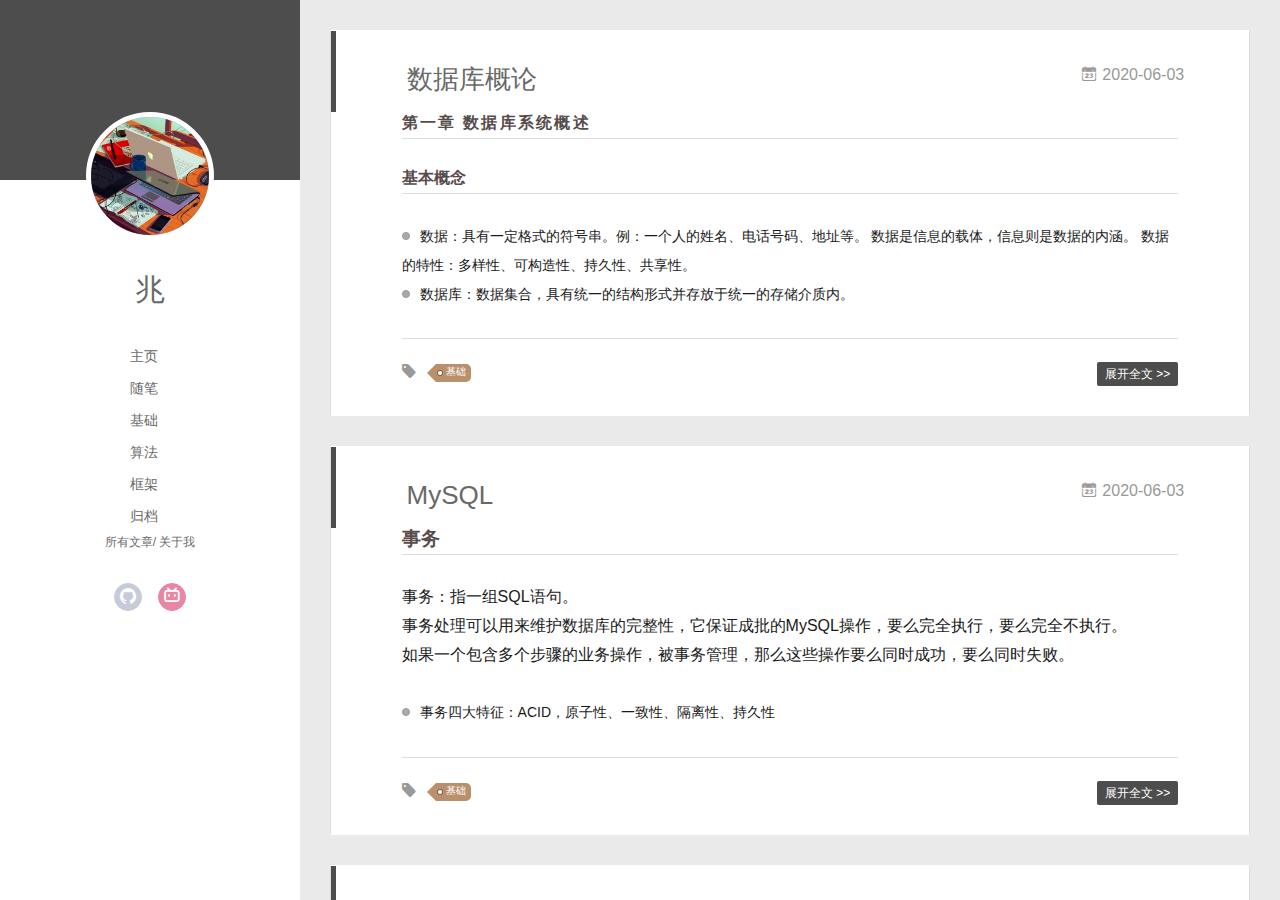
<file: index.html>
<!DOCTYPE html>
<html>
<head>
  <meta charset="utf-8">
  
  <meta name="renderer" content="webkit">
  <meta http-equiv="X-UA-Compatible" content="IE=edge" >
  <link rel="dns-prefetch" href="http://yoursite.com">
  <title>Zhao_blog</title>
  <meta name="viewport" content="width=device-width, initial-scale=1, maximum-scale=1">
  <meta property="og:type" content="website">
<meta property="og:title" content="Zhao_blog">
<meta property="og:url" content="http://yoursite.com/index.html">
<meta property="og:site_name" content="Zhao_blog">
<meta property="og:locale" content="en_US">
<meta property="article:author" content="兆">
<meta name="twitter:card" content="summary">
  
    <link rel="alternative" href="/atom.xml" title="Zhao_blog" type="application/atom+xml">
  
  
    <link rel="icon" href="/assets/img/head.jpg">
  
  <link rel="stylesheet" type="text/css" href="/./main.0cf68a.css">
  <style type="text/css">
  
    #container.show {
      background: linear-gradient(200deg,#ccc,#000);
    }
  </style>
  

  

<meta name="generator" content="Hexo 4.2.0"></head>

<body>
  <div id="container" q-class="show:isCtnShow">
    <canvas id="anm-canvas" class="anm-canvas"></canvas>
    <div class="left-col" q-class="show:isShow">
      
<div class="overlay" style="background: #4d4d4d"></div>
<div class="intrude-less">
	<header id="header" class="inner">
		<a href="/" class="profilepic">
			<img src="/assets/img/head.jpg" class="js-avatar">
		</a>
		<hgroup>
		  <h1 class="header-author"><a href="/">兆</a></h1>
		</hgroup>
		

		<nav class="header-menu">
			<ul>
			
				<li><a href="/">主页</a></li>
	        
				<li><a href="/tags/%E9%9A%8F%E7%AC%94/">随笔</a></li>
	        
				<li><a href="/tags/%E5%9F%BA%E7%A1%80/">基础</a></li>
	        
				<li><a href="/tags/%E7%AE%97%E6%B3%95/">算法</a></li>
	        
				<li><a href="/tags/%E6%A1%86%E6%9E%B6/">框架</a></li>
	        
				<li><a href="/archives/index.html">归档</a></li>
	        
			</ul>
		</nav>
		<nav class="header-smart-menu">
    		
    			
    			<a q-on="click: openSlider(e, 'innerArchive')" href="javascript:void(0)">所有文章</a>
    			
            
    			
            
    			
    			<a q-on="click: openSlider(e, 'aboutme')" href="javascript:void(0)">关于我</a>
    			
            
		</nav>
		<nav class="header-nav">
			<div class="social">
				
					<a class="github" target="_blank" href="https://github.com/jiazhao8267" title="github"><i class="icon-github"></i></a>
		        
					<a class="bilibili" target="_blank" href="https://space.bilibili.com/45314910" title="bilibili"><i class="icon-bilibili"></i></a>
		        
			</div>
		</nav>
	</header>		
</div>

    </div>
    <div class="mid-col" q-class="show:isShow,hide:isShow|isFalse">
      
<nav id="mobile-nav">
  	<div class="overlay js-overlay" style="background: #4d4d4d"></div>
	<div class="btnctn js-mobile-btnctn">
  		<div class="slider-trigger list" q-on="click: openSlider(e)"><i class="icon icon-sort"></i></div>
	</div>
	<div class="intrude-less">
		<header id="header" class="inner">
			<div class="profilepic">
				<img src="/assets/img/head.jpg" class="js-avatar">
			</div>
			<hgroup>
			  <h1 class="header-author js-header-author">兆</h1>
			</hgroup>
			
			
			
				
			
				
			
				
			
				
			
				
			
				
			
			
			
			<nav class="header-nav">
				<div class="social">
					
						<a class="github" target="_blank" href="https://github.com/jiazhao8267" title="github"><i class="icon-github"></i></a>
			        
						<a class="bilibili" target="_blank" href="https://space.bilibili.com/45314910" title="bilibili"><i class="icon-bilibili"></i></a>
			        
				</div>
			</nav>

			<nav class="header-menu js-header-menu">
				<ul style="width: 70%">
				
				
					<li style="width: 16.666666666666668%"><a href="/">主页</a></li>
		        
					<li style="width: 16.666666666666668%"><a href="/tags/%E9%9A%8F%E7%AC%94/">随笔</a></li>
		        
					<li style="width: 16.666666666666668%"><a href="/tags/%E5%9F%BA%E7%A1%80/">基础</a></li>
		        
					<li style="width: 16.666666666666668%"><a href="/tags/%E7%AE%97%E6%B3%95/">算法</a></li>
		        
					<li style="width: 16.666666666666668%"><a href="/tags/%E6%A1%86%E6%9E%B6/">框架</a></li>
		        
					<li style="width: 16.666666666666668%"><a href="/archives/index.html">归档</a></li>
		        
				</ul>
			</nav>
		</header>				
	</div>
	<div class="mobile-mask" style="display:none" q-show="isShow"></div>
</nav>

      <div id="wrapper" class="body-wrap">
        <div class="menu-l">
          <div class="canvas-wrap">
            <canvas data-colors="#eaeaea" data-sectionHeight="100" data-contentId="js-content" id="myCanvas1" class="anm-canvas"></canvas>
          </div>
          <div id="js-content" class="content-ll">
            
  
    <article id="post-数据库概论" class="article article-type-post  article-index" itemscope itemprop="blogPost">
  <div class="article-inner">
    
      <header class="article-header">
        
  
    <h1 itemprop="name">
      <a class="article-title" href="/2020/06/03/%E6%95%B0%E6%8D%AE%E5%BA%93%E6%A6%82%E8%AE%BA/">数据库概论</a>
    </h1>
  

        
        <a href="/2020/06/03/%E6%95%B0%E6%8D%AE%E5%BA%93%E6%A6%82%E8%AE%BA/" class="archive-article-date">
  	<time datetime="2020-06-02T16:38:38.000Z" itemprop="datePublished"><i class="icon-calendar icon"></i>2020-06-03</time>
</a>
        
      </header>
    
    <div class="article-entry" itemprop="articleBody">
      
        <h4 id="第一章-数据库系统概述"><a href="#第一章-数据库系统概述" class="headerlink" title="第一章 数据库系统概述"></a>第一章 数据库系统概述</h4><h5 id="基本概念"><a href="#基本概念" class="headerlink" title="基本概念"></a>基本概念</h5><ul>
<li>数据：具有一定格式的符号串。例：一个人的姓名、电话号码、地址等。  数据是信息的载体，信息则是数据的内涵。  数据的特性：多样性、可构造性、持久性、共享性。</li>
<li>数据库：数据集合，具有统一的结构形式并存放于统一的存储介质内。 </li>
</ul>
        
      

      
    </div>
    <div class="article-info article-info-index">
      
      
	<div class="article-tag tagcloud">
		<i class="icon-price-tags icon"></i>
		<ul class="article-tag-list">
			 
        		<li class="article-tag-list-item">
        			<a href="javascript:void(0)" class="js-tag article-tag-list-link color3">基础</a>
        		</li>
      		
		</ul>
	</div>

      

      
        <p class="article-more-link">
          <a class="article-more-a" href="/2020/06/03/%E6%95%B0%E6%8D%AE%E5%BA%93%E6%A6%82%E8%AE%BA/">展开全文 >></a>
        </p>
      

      
      <div class="clearfix"></div>
    </div>
  </div>
</article>

<aside class="wrap-side-operation">
    <div class="mod-side-operation">
        
        <div class="jump-container" id="js-jump-container" style="display:none;">
            <a href="javascript:void(0)" class="mod-side-operation__jump-to-top">
                <i class="icon-font icon-back"></i>
            </a>
            <div id="js-jump-plan-container" class="jump-plan-container" style="top: -11px;">
                <i class="icon-font icon-plane jump-plane"></i>
            </div>
        </div>
        
        
    </div>
</aside>




  
    <article id="post-MySQL" class="article article-type-post  article-index" itemscope itemprop="blogPost">
  <div class="article-inner">
    
      <header class="article-header">
        
  
    <h1 itemprop="name">
      <a class="article-title" href="/2020/06/03/MySQL/">MySQL</a>
    </h1>
  

        
        <a href="/2020/06/03/MySQL/" class="archive-article-date">
  	<time datetime="2020-06-02T16:35:10.000Z" itemprop="datePublished"><i class="icon-calendar icon"></i>2020-06-03</time>
</a>
        
      </header>
    
    <div class="article-entry" itemprop="articleBody">
      
        <h3 id="事务"><a href="#事务" class="headerlink" title="事务"></a>事务</h3><p>事务：指一组SQL语句。<br>事务处理可以用来维护数据库的完整性，它保证成批的MySQL操作，要么完全执行，要么完全不执行。<br>如果一个包含多个步骤的业务操作，被事务管理，那么这些操作要么同时成功，要么同时失败。 </p>
<ul>
<li>事务四大特征：ACID，原子性、一致性、隔离性、持久性</li>
</ul>
        
      

      
    </div>
    <div class="article-info article-info-index">
      
      
	<div class="article-tag tagcloud">
		<i class="icon-price-tags icon"></i>
		<ul class="article-tag-list">
			 
        		<li class="article-tag-list-item">
        			<a href="javascript:void(0)" class="js-tag article-tag-list-link color3">基础</a>
        		</li>
      		
		</ul>
	</div>

      

      
        <p class="article-more-link">
          <a class="article-more-a" href="/2020/06/03/MySQL/">展开全文 >></a>
        </p>
      

      
      <div class="clearfix"></div>
    </div>
  </div>
</article>

<aside class="wrap-side-operation">
    <div class="mod-side-operation">
        
        <div class="jump-container" id="js-jump-container" style="display:none;">
            <a href="javascript:void(0)" class="mod-side-operation__jump-to-top">
                <i class="icon-font icon-back"></i>
            </a>
            <div id="js-jump-plan-container" class="jump-plan-container" style="top: -11px;">
                <i class="icon-font icon-plane jump-plane"></i>
            </div>
        </div>
        
        
    </div>
</aside>




  
    <article id="post-SQL" class="article article-type-post  article-index" itemscope itemprop="blogPost">
  <div class="article-inner">
    
      <header class="article-header">
        
  
    <h1 itemprop="name">
      <a class="article-title" href="/2020/03/07/SQL/">SQL</a>
    </h1>
  

        
        <a href="/2020/03/07/SQL/" class="archive-article-date">
  	<time datetime="2020-03-06T16:26:37.000Z" itemprop="datePublished"><i class="icon-calendar icon"></i>2020-03-07</time>
</a>
        
      </header>
    
    <div class="article-entry" itemprop="articleBody">
      
        <p>SQL：Structured Query Language : 结构化标记语言<br>书写：;分号结束、注释#<br>分类：DDL数据定义语言(操作数据库、表)、DML数据操纵语言(增删改表中的数据)、DQL数据查询语言(查询表中的数据)、DCL数据控制语言(授权)</p>
<hr>
        
      

      
    </div>
    <div class="article-info article-info-index">
      
      
	<div class="article-tag tagcloud">
		<i class="icon-price-tags icon"></i>
		<ul class="article-tag-list">
			 
        		<li class="article-tag-list-item">
        			<a href="javascript:void(0)" class="js-tag article-tag-list-link color3">基础</a>
        		</li>
      		
		</ul>
	</div>

      

      
        <p class="article-more-link">
          <a class="article-more-a" href="/2020/03/07/SQL/">展开全文 >></a>
        </p>
      

      
      <div class="clearfix"></div>
    </div>
  </div>
</article>

<aside class="wrap-side-operation">
    <div class="mod-side-operation">
        
        <div class="jump-container" id="js-jump-container" style="display:none;">
            <a href="javascript:void(0)" class="mod-side-operation__jump-to-top">
                <i class="icon-font icon-back"></i>
            </a>
            <div id="js-jump-plan-container" class="jump-plan-container" style="top: -11px;">
                <i class="icon-font icon-plane jump-plane"></i>
            </div>
        </div>
        
        
    </div>
</aside>




  
    <article id="post-Mybatis的环境配置和入门" class="article article-type-post  article-index" itemscope itemprop="blogPost">
  <div class="article-inner">
    
      <header class="article-header">
        
  
    <h1 itemprop="name">
      <a class="article-title" href="/2020/02/29/Mybatis%E7%9A%84%E7%8E%AF%E5%A2%83%E9%85%8D%E7%BD%AE%E5%92%8C%E5%85%A5%E9%97%A8/">Mybatis的环境配置和入门</a>
    </h1>
  

        
        <a href="/2020/02/29/Mybatis%E7%9A%84%E7%8E%AF%E5%A2%83%E9%85%8D%E7%BD%AE%E5%92%8C%E5%85%A5%E9%97%A8/" class="archive-article-date">
  	<time datetime="2020-02-29T14:18:05.000Z" itemprop="datePublished"><i class="icon-calendar icon"></i>2020-02-29</time>
</a>
        
      </header>
    
    <div class="article-entry" itemprop="articleBody">
      
        <p>MyBatis 是支持定制化 SQL、存储过程以及高级映射的优秀的持久层框架。MyBatis 避免了几乎所有的 JDBC 代码和手动设置参数以及获取结果集。MyBatis 可以对配置和原生Map使用简单的 XML 或注解，将接口和 Java 的 POJOs(Plain Old Java Objects,普通的 Java对象)映射成数据库中的记录。</p>
        
      

      
    </div>
    <div class="article-info article-info-index">
      
      
	<div class="article-tag tagcloud">
		<i class="icon-price-tags icon"></i>
		<ul class="article-tag-list">
			 
        		<li class="article-tag-list-item">
        			<a href="javascript:void(0)" class="js-tag article-tag-list-link color3">框架</a>
        		</li>
      		
		</ul>
	</div>

      

      
        <p class="article-more-link">
          <a class="article-more-a" href="/2020/02/29/Mybatis%E7%9A%84%E7%8E%AF%E5%A2%83%E9%85%8D%E7%BD%AE%E5%92%8C%E5%85%A5%E9%97%A8/">展开全文 >></a>
        </p>
      

      
      <div class="clearfix"></div>
    </div>
  </div>
</article>

<aside class="wrap-side-operation">
    <div class="mod-side-operation">
        
        <div class="jump-container" id="js-jump-container" style="display:none;">
            <a href="javascript:void(0)" class="mod-side-operation__jump-to-top">
                <i class="icon-font icon-back"></i>
            </a>
            <div id="js-jump-plan-container" class="jump-plan-container" style="top: -11px;">
                <i class="icon-font icon-plane jump-plane"></i>
            </div>
        </div>
        
        
    </div>
</aside>




  
    <article id="post-hello-world" class="article article-type-post  article-index" itemscope itemprop="blogPost">
  <div class="article-inner">
    
      <header class="article-header">
        
  
    <h1 itemprop="name">
      <a class="article-title" href="/2020/02/25/hello-world/">Hello World</a>
    </h1>
  

        
        <a href="/2020/02/25/hello-world/" class="archive-article-date">
  	<time datetime="2020-02-25T11:36:50.261Z" itemprop="datePublished"><i class="icon-calendar icon"></i>2020-02-25</time>
</a>
        
      </header>
    
    <div class="article-entry" itemprop="articleBody">
      
        <p>Welcome to <a href="https://hexo.io/" target="_blank" rel="noopener">Hexo</a>! This is your very first post. Check <a href="https://hexo.io/docs/" target="_blank" rel="noopener">documentation</a> for more info. If you get any problems when using Hexo, you can find the answer in <a href="https://hexo.io/docs/troubleshooting.html" target="_blank" rel="noopener">troubleshooting</a> or you can ask me on <a href="https://github.com/hexojs/hexo/issues" target="_blank" rel="noopener">GitHub</a>.</p>
        
      

      
    </div>
    <div class="article-info article-info-index">
      
      
	<div class="article-tag tagcloud">
		<i class="icon-price-tags icon"></i>
		<ul class="article-tag-list">
			 
        		<li class="article-tag-list-item">
        			<a href="javascript:void(0)" class="js-tag article-tag-list-link color3">随笔</a>
        		</li>
      		
		</ul>
	</div>

      

      
        <p class="article-more-link">
          <a class="article-more-a" href="/2020/02/25/hello-world/">展开全文 >></a>
        </p>
      

      
      <div class="clearfix"></div>
    </div>
  </div>
</article>

<aside class="wrap-side-operation">
    <div class="mod-side-operation">
        
        <div class="jump-container" id="js-jump-container" style="display:none;">
            <a href="javascript:void(0)" class="mod-side-operation__jump-to-top">
                <i class="icon-font icon-back"></i>
            </a>
            <div id="js-jump-plan-container" class="jump-plan-container" style="top: -11px;">
                <i class="icon-font icon-plane jump-plane"></i>
            </div>
        </div>
        
        
    </div>
</aside>




  
  


          </div>
        </div>
      </div>
      <footer id="footer">
  <div class="outer">
    <div id="footer-info">
    	<div class="footer-left">
    		&copy; 2020 兆
    	</div>
    </div>
  </div>
</footer>
<!--页面点击小红心-->
<script type="text/javascript" src="/love.js"></script>

    </div>
    <script>
	var yiliaConfig = {
		mathjax: false,
		isHome: true,
		isPost: false,
		isArchive: false,
		isTag: false,
		isCategory: false,
		open_in_new: false,
		toc_hide_index: true,
		root: "/",
		innerArchive: true,
		showTags: false
	}
</script>

<script>!function(t){function n(e){if(r[e])return r[e].exports;var i=r[e]={exports:{},id:e,loaded:!1};return t[e].call(i.exports,i,i.exports,n),i.loaded=!0,i.exports}var r={};n.m=t,n.c=r,n.p="./",n(0)}([function(t,n,r){r(195),t.exports=r(191)},function(t,n,r){var e=r(3),i=r(52),o=r(27),u=r(28),c=r(53),f="prototype",a=function(t,n,r){var s,l,h,v,p=t&a.F,d=t&a.G,y=t&a.S,g=t&a.P,b=t&a.B,m=d?e:y?e[n]||(e[n]={}):(e[n]||{})[f],x=d?i:i[n]||(i[n]={}),w=x[f]||(x[f]={});d&&(r=n);for(s in r)l=!p&&m&&void 0!==m[s],h=(l?m:r)[s],v=b&&l?c(h,e):g&&"function"==typeof h?c(Function.call,h):h,m&&u(m,s,h,t&a.U),x[s]!=h&&o(x,s,v),g&&w[s]!=h&&(w[s]=h)};e.core=i,a.F=1,a.G=2,a.S=4,a.P=8,a.B=16,a.W=32,a.U=64,a.R=128,t.exports=a},function(t,n,r){var e=r(6);t.exports=function(t){if(!e(t))throw TypeError(t+" is not an object!");return t}},function(t,n){var r=t.exports="undefined"!=typeof window&&window.Math==Math?window:"undefined"!=typeof self&&self.Math==Math?self:Function("return this")();"number"==typeof __g&&(__g=r)},function(t,n){t.exports=function(t){try{return!!t()}catch(t){return!0}}},function(t,n){var r=t.exports="undefined"!=typeof window&&window.Math==Math?window:"undefined"!=typeof self&&self.Math==Math?self:Function("return this")();"number"==typeof __g&&(__g=r)},function(t,n){t.exports=function(t){return"object"==typeof t?null!==t:"function"==typeof t}},function(t,n,r){var e=r(126)("wks"),i=r(76),o=r(3).Symbol,u="function"==typeof o;(t.exports=function(t){return e[t]||(e[t]=u&&o[t]||(u?o:i)("Symbol."+t))}).store=e},function(t,n){var r={}.hasOwnProperty;t.exports=function(t,n){return r.call(t,n)}},function(t,n,r){var e=r(94),i=r(33);t.exports=function(t){return e(i(t))}},function(t,n,r){t.exports=!r(4)(function(){return 7!=Object.defineProperty({},"a",{get:function(){return 7}}).a})},function(t,n,r){var e=r(2),i=r(167),o=r(50),u=Object.defineProperty;n.f=r(10)?Object.defineProperty:function(t,n,r){if(e(t),n=o(n,!0),e(r),i)try{return u(t,n,r)}catch(t){}if("get"in r||"set"in r)throw TypeError("Accessors not supported!");return"value"in r&&(t[n]=r.value),t}},function(t,n,r){t.exports=!r(18)(function(){return 7!=Object.defineProperty({},"a",{get:function(){return 7}}).a})},function(t,n,r){var e=r(14),i=r(22);t.exports=r(12)?function(t,n,r){return e.f(t,n,i(1,r))}:function(t,n,r){return t[n]=r,t}},function(t,n,r){var e=r(20),i=r(58),o=r(42),u=Object.defineProperty;n.f=r(12)?Object.defineProperty:function(t,n,r){if(e(t),n=o(n,!0),e(r),i)try{return u(t,n,r)}catch(t){}if("get"in r||"set"in r)throw TypeError("Accessors not supported!");return"value"in r&&(t[n]=r.value),t}},function(t,n,r){var e=r(40)("wks"),i=r(23),o=r(5).Symbol,u="function"==typeof o;(t.exports=function(t){return e[t]||(e[t]=u&&o[t]||(u?o:i)("Symbol."+t))}).store=e},function(t,n,r){var e=r(67),i=Math.min;t.exports=function(t){return t>0?i(e(t),9007199254740991):0}},function(t,n,r){var e=r(46);t.exports=function(t){return Object(e(t))}},function(t,n){t.exports=function(t){try{return!!t()}catch(t){return!0}}},function(t,n,r){var e=r(63),i=r(34);t.exports=Object.keys||function(t){return e(t,i)}},function(t,n,r){var e=r(21);t.exports=function(t){if(!e(t))throw TypeError(t+" is not an object!");return t}},function(t,n){t.exports=function(t){return"object"==typeof t?null!==t:"function"==typeof t}},function(t,n){t.exports=function(t,n){return{enumerable:!(1&t),configurable:!(2&t),writable:!(4&t),value:n}}},function(t,n){var r=0,e=Math.random();t.exports=function(t){return"Symbol(".concat(void 0===t?"":t,")_",(++r+e).toString(36))}},function(t,n){var r={}.hasOwnProperty;t.exports=function(t,n){return r.call(t,n)}},function(t,n){var r=t.exports={version:"2.4.0"};"number"==typeof __e&&(__e=r)},function(t,n){t.exports=function(t){if("function"!=typeof t)throw TypeError(t+" is not a function!");return t}},function(t,n,r){var e=r(11),i=r(66);t.exports=r(10)?function(t,n,r){return e.f(t,n,i(1,r))}:function(t,n,r){return t[n]=r,t}},function(t,n,r){var e=r(3),i=r(27),o=r(24),u=r(76)("src"),c="toString",f=Function[c],a=(""+f).split(c);r(52).inspectSource=function(t){return f.call(t)},(t.exports=function(t,n,r,c){var f="function"==typeof r;f&&(o(r,"name")||i(r,"name",n)),t[n]!==r&&(f&&(o(r,u)||i(r,u,t[n]?""+t[n]:a.join(String(n)))),t===e?t[n]=r:c?t[n]?t[n]=r:i(t,n,r):(delete t[n],i(t,n,r)))})(Function.prototype,c,function(){return"function"==typeof this&&this[u]||f.call(this)})},function(t,n,r){var e=r(1),i=r(4),o=r(46),u=function(t,n,r,e){var i=String(o(t)),u="<"+n;return""!==r&&(u+=" "+r+'="'+String(e).replace(/"/g,"&quot;")+'"'),u+">"+i+"</"+n+">"};t.exports=function(t,n){var r={};r[t]=n(u),e(e.P+e.F*i(function(){var n=""[t]('"');return n!==n.toLowerCase()||n.split('"').length>3}),"String",r)}},function(t,n,r){var e=r(115),i=r(46);t.exports=function(t){return e(i(t))}},function(t,n,r){var e=r(116),i=r(66),o=r(30),u=r(50),c=r(24),f=r(167),a=Object.getOwnPropertyDescriptor;n.f=r(10)?a:function(t,n){if(t=o(t),n=u(n,!0),f)try{return a(t,n)}catch(t){}if(c(t,n))return i(!e.f.call(t,n),t[n])}},function(t,n,r){var e=r(24),i=r(17),o=r(145)("IE_PROTO"),u=Object.prototype;t.exports=Object.getPrototypeOf||function(t){return t=i(t),e(t,o)?t[o]:"function"==typeof t.constructor&&t instanceof t.constructor?t.constructor.prototype:t instanceof Object?u:null}},function(t,n){t.exports=function(t){if(void 0==t)throw TypeError("Can't call method on  "+t);return t}},function(t,n){t.exports="constructor,hasOwnProperty,isPrototypeOf,propertyIsEnumerable,toLocaleString,toString,valueOf".split(",")},function(t,n){t.exports={}},function(t,n){t.exports=!0},function(t,n){n.f={}.propertyIsEnumerable},function(t,n,r){var e=r(14).f,i=r(8),o=r(15)("toStringTag");t.exports=function(t,n,r){t&&!i(t=r?t:t.prototype,o)&&e(t,o,{configurable:!0,value:n})}},function(t,n,r){var e=r(40)("keys"),i=r(23);t.exports=function(t){return e[t]||(e[t]=i(t))}},function(t,n,r){var e=r(5),i="__core-js_shared__",o=e[i]||(e[i]={});t.exports=function(t){return o[t]||(o[t]={})}},function(t,n){var r=Math.ceil,e=Math.floor;t.exports=function(t){return isNaN(t=+t)?0:(t>0?e:r)(t)}},function(t,n,r){var e=r(21);t.exports=function(t,n){if(!e(t))return t;var r,i;if(n&&"function"==typeof(r=t.toString)&&!e(i=r.call(t)))return i;if("function"==typeof(r=t.valueOf)&&!e(i=r.call(t)))return i;if(!n&&"function"==typeof(r=t.toString)&&!e(i=r.call(t)))return i;throw TypeError("Can't convert object to primitive value")}},function(t,n,r){var e=r(5),i=r(25),o=r(36),u=r(44),c=r(14).f;t.exports=function(t){var n=i.Symbol||(i.Symbol=o?{}:e.Symbol||{});"_"==t.charAt(0)||t in n||c(n,t,{value:u.f(t)})}},function(t,n,r){n.f=r(15)},function(t,n){var r={}.toString;t.exports=function(t){return r.call(t).slice(8,-1)}},function(t,n){t.exports=function(t){if(void 0==t)throw TypeError("Can't call method on  "+t);return t}},function(t,n,r){var e=r(4);t.exports=function(t,n){return!!t&&e(function(){n?t.call(null,function(){},1):t.call(null)})}},function(t,n,r){var e=r(53),i=r(115),o=r(17),u=r(16),c=r(203);t.exports=function(t,n){var r=1==t,f=2==t,a=3==t,s=4==t,l=6==t,h=5==t||l,v=n||c;return function(n,c,p){for(var d,y,g=o(n),b=i(g),m=e(c,p,3),x=u(b.length),w=0,S=r?v(n,x):f?v(n,0):void 0;x>w;w++)if((h||w in b)&&(d=b[w],y=m(d,w,g),t))if(r)S[w]=y;else if(y)switch(t){case 3:return!0;case 5:return d;case 6:return w;case 2:S.push(d)}else if(s)return!1;return l?-1:a||s?s:S}}},function(t,n,r){var e=r(1),i=r(52),o=r(4);t.exports=function(t,n){var r=(i.Object||{})[t]||Object[t],u={};u[t]=n(r),e(e.S+e.F*o(function(){r(1)}),"Object",u)}},function(t,n,r){var e=r(6);t.exports=function(t,n){if(!e(t))return t;var r,i;if(n&&"function"==typeof(r=t.toString)&&!e(i=r.call(t)))return i;if("function"==typeof(r=t.valueOf)&&!e(i=r.call(t)))return i;if(!n&&"function"==typeof(r=t.toString)&&!e(i=r.call(t)))return i;throw TypeError("Can't convert object to primitive value")}},function(t,n,r){var e=r(5),i=r(25),o=r(91),u=r(13),c="prototype",f=function(t,n,r){var a,s,l,h=t&f.F,v=t&f.G,p=t&f.S,d=t&f.P,y=t&f.B,g=t&f.W,b=v?i:i[n]||(i[n]={}),m=b[c],x=v?e:p?e[n]:(e[n]||{})[c];v&&(r=n);for(a in r)(s=!h&&x&&void 0!==x[a])&&a in b||(l=s?x[a]:r[a],b[a]=v&&"function"!=typeof x[a]?r[a]:y&&s?o(l,e):g&&x[a]==l?function(t){var n=function(n,r,e){if(this instanceof t){switch(arguments.length){case 0:return new t;case 1:return new t(n);case 2:return new t(n,r)}return new t(n,r,e)}return t.apply(this,arguments)};return n[c]=t[c],n}(l):d&&"function"==typeof l?o(Function.call,l):l,d&&((b.virtual||(b.virtual={}))[a]=l,t&f.R&&m&&!m[a]&&u(m,a,l)))};f.F=1,f.G=2,f.S=4,f.P=8,f.B=16,f.W=32,f.U=64,f.R=128,t.exports=f},function(t,n){var r=t.exports={version:"2.4.0"};"number"==typeof __e&&(__e=r)},function(t,n,r){var e=r(26);t.exports=function(t,n,r){if(e(t),void 0===n)return t;switch(r){case 1:return function(r){return t.call(n,r)};case 2:return function(r,e){return t.call(n,r,e)};case 3:return function(r,e,i){return t.call(n,r,e,i)}}return function(){return t.apply(n,arguments)}}},function(t,n,r){var e=r(183),i=r(1),o=r(126)("metadata"),u=o.store||(o.store=new(r(186))),c=function(t,n,r){var i=u.get(t);if(!i){if(!r)return;u.set(t,i=new e)}var o=i.get(n);if(!o){if(!r)return;i.set(n,o=new e)}return o},f=function(t,n,r){var e=c(n,r,!1);return void 0!==e&&e.has(t)},a=function(t,n,r){var e=c(n,r,!1);return void 0===e?void 0:e.get(t)},s=function(t,n,r,e){c(r,e,!0).set(t,n)},l=function(t,n){var r=c(t,n,!1),e=[];return r&&r.forEach(function(t,n){e.push(n)}),e},h=function(t){return void 0===t||"symbol"==typeof t?t:String(t)},v=function(t){i(i.S,"Reflect",t)};t.exports={store:u,map:c,has:f,get:a,set:s,keys:l,key:h,exp:v}},function(t,n,r){"use strict";if(r(10)){var e=r(69),i=r(3),o=r(4),u=r(1),c=r(127),f=r(152),a=r(53),s=r(68),l=r(66),h=r(27),v=r(73),p=r(67),d=r(16),y=r(75),g=r(50),b=r(24),m=r(180),x=r(114),w=r(6),S=r(17),_=r(137),O=r(70),E=r(32),P=r(71).f,j=r(154),F=r(76),M=r(7),A=r(48),N=r(117),T=r(146),I=r(155),k=r(80),L=r(123),R=r(74),C=r(130),D=r(160),U=r(11),W=r(31),G=U.f,B=W.f,V=i.RangeError,z=i.TypeError,q=i.Uint8Array,K="ArrayBuffer",J="Shared"+K,Y="BYTES_PER_ELEMENT",H="prototype",$=Array[H],X=f.ArrayBuffer,Q=f.DataView,Z=A(0),tt=A(2),nt=A(3),rt=A(4),et=A(5),it=A(6),ot=N(!0),ut=N(!1),ct=I.values,ft=I.keys,at=I.entries,st=$.lastIndexOf,lt=$.reduce,ht=$.reduceRight,vt=$.join,pt=$.sort,dt=$.slice,yt=$.toString,gt=$.toLocaleString,bt=M("iterator"),mt=M("toStringTag"),xt=F("typed_constructor"),wt=F("def_constructor"),St=c.CONSTR,_t=c.TYPED,Ot=c.VIEW,Et="Wrong length!",Pt=A(1,function(t,n){return Tt(T(t,t[wt]),n)}),jt=o(function(){return 1===new q(new Uint16Array([1]).buffer)[0]}),Ft=!!q&&!!q[H].set&&o(function(){new q(1).set({})}),Mt=function(t,n){if(void 0===t)throw z(Et);var r=+t,e=d(t);if(n&&!m(r,e))throw V(Et);return e},At=function(t,n){var r=p(t);if(r<0||r%n)throw V("Wrong offset!");return r},Nt=function(t){if(w(t)&&_t in t)return t;throw z(t+" is not a typed array!")},Tt=function(t,n){if(!(w(t)&&xt in t))throw z("It is not a typed array constructor!");return new t(n)},It=function(t,n){return kt(T(t,t[wt]),n)},kt=function(t,n){for(var r=0,e=n.length,i=Tt(t,e);e>r;)i[r]=n[r++];return i},Lt=function(t,n,r){G(t,n,{get:function(){return this._d[r]}})},Rt=function(t){var n,r,e,i,o,u,c=S(t),f=arguments.length,s=f>1?arguments[1]:void 0,l=void 0!==s,h=j(c);if(void 0!=h&&!_(h)){for(u=h.call(c),e=[],n=0;!(o=u.next()).done;n++)e.push(o.value);c=e}for(l&&f>2&&(s=a(s,arguments[2],2)),n=0,r=d(c.length),i=Tt(this,r);r>n;n++)i[n]=l?s(c[n],n):c[n];return i},Ct=function(){for(var t=0,n=arguments.length,r=Tt(this,n);n>t;)r[t]=arguments[t++];return r},Dt=!!q&&o(function(){gt.call(new q(1))}),Ut=function(){return gt.apply(Dt?dt.call(Nt(this)):Nt(this),arguments)},Wt={copyWithin:function(t,n){return D.call(Nt(this),t,n,arguments.length>2?arguments[2]:void 0)},every:function(t){return rt(Nt(this),t,arguments.length>1?arguments[1]:void 0)},fill:function(t){return C.apply(Nt(this),arguments)},filter:function(t){return It(this,tt(Nt(this),t,arguments.length>1?arguments[1]:void 0))},find:function(t){return et(Nt(this),t,arguments.length>1?arguments[1]:void 0)},findIndex:function(t){return it(Nt(this),t,arguments.length>1?arguments[1]:void 0)},forEach:function(t){Z(Nt(this),t,arguments.length>1?arguments[1]:void 0)},indexOf:function(t){return ut(Nt(this),t,arguments.length>1?arguments[1]:void 0)},includes:function(t){return ot(Nt(this),t,arguments.length>1?arguments[1]:void 0)},join:function(t){return vt.apply(Nt(this),arguments)},lastIndexOf:function(t){return st.apply(Nt(this),arguments)},map:function(t){return Pt(Nt(this),t,arguments.length>1?arguments[1]:void 0)},reduce:function(t){return lt.apply(Nt(this),arguments)},reduceRight:function(t){return ht.apply(Nt(this),arguments)},reverse:function(){for(var t,n=this,r=Nt(n).length,e=Math.floor(r/2),i=0;i<e;)t=n[i],n[i++]=n[--r],n[r]=t;return n},some:function(t){return nt(Nt(this),t,arguments.length>1?arguments[1]:void 0)},sort:function(t){return pt.call(Nt(this),t)},subarray:function(t,n){var r=Nt(this),e=r.length,i=y(t,e);return new(T(r,r[wt]))(r.buffer,r.byteOffset+i*r.BYTES_PER_ELEMENT,d((void 0===n?e:y(n,e))-i))}},Gt=function(t,n){return It(this,dt.call(Nt(this),t,n))},Bt=function(t){Nt(this);var n=At(arguments[1],1),r=this.length,e=S(t),i=d(e.length),o=0;if(i+n>r)throw V(Et);for(;o<i;)this[n+o]=e[o++]},Vt={entries:function(){return at.call(Nt(this))},keys:function(){return ft.call(Nt(this))},values:function(){return ct.call(Nt(this))}},zt=function(t,n){return w(t)&&t[_t]&&"symbol"!=typeof n&&n in t&&String(+n)==String(n)},qt=function(t,n){return zt(t,n=g(n,!0))?l(2,t[n]):B(t,n)},Kt=function(t,n,r){return!(zt(t,n=g(n,!0))&&w(r)&&b(r,"value"))||b(r,"get")||b(r,"set")||r.configurable||b(r,"writable")&&!r.writable||b(r,"enumerable")&&!r.enumerable?G(t,n,r):(t[n]=r.value,t)};St||(W.f=qt,U.f=Kt),u(u.S+u.F*!St,"Object",{getOwnPropertyDescriptor:qt,defineProperty:Kt}),o(function(){yt.call({})})&&(yt=gt=function(){return vt.call(this)});var Jt=v({},Wt);v(Jt,Vt),h(Jt,bt,Vt.values),v(Jt,{slice:Gt,set:Bt,constructor:function(){},toString:yt,toLocaleString:Ut}),Lt(Jt,"buffer","b"),Lt(Jt,"byteOffset","o"),Lt(Jt,"byteLength","l"),Lt(Jt,"length","e"),G(Jt,mt,{get:function(){return this[_t]}}),t.exports=function(t,n,r,f){f=!!f;var a=t+(f?"Clamped":"")+"Array",l="Uint8Array"!=a,v="get"+t,p="set"+t,y=i[a],g=y||{},b=y&&E(y),m=!y||!c.ABV,S={},_=y&&y[H],j=function(t,r){var e=t._d;return e.v[v](r*n+e.o,jt)},F=function(t,r,e){var i=t._d;f&&(e=(e=Math.round(e))<0?0:e>255?255:255&e),i.v[p](r*n+i.o,e,jt)},M=function(t,n){G(t,n,{get:function(){return j(this,n)},set:function(t){return F(this,n,t)},enumerable:!0})};m?(y=r(function(t,r,e,i){s(t,y,a,"_d");var o,u,c,f,l=0,v=0;if(w(r)){if(!(r instanceof X||(f=x(r))==K||f==J))return _t in r?kt(y,r):Rt.call(y,r);o=r,v=At(e,n);var p=r.byteLength;if(void 0===i){if(p%n)throw V(Et);if((u=p-v)<0)throw V(Et)}else if((u=d(i)*n)+v>p)throw V(Et);c=u/n}else c=Mt(r,!0),u=c*n,o=new X(u);for(h(t,"_d",{b:o,o:v,l:u,e:c,v:new Q(o)});l<c;)M(t,l++)}),_=y[H]=O(Jt),h(_,"constructor",y)):L(function(t){new y(null),new y(t)},!0)||(y=r(function(t,r,e,i){s(t,y,a);var o;return w(r)?r instanceof X||(o=x(r))==K||o==J?void 0!==i?new g(r,At(e,n),i):void 0!==e?new g(r,At(e,n)):new g(r):_t in r?kt(y,r):Rt.call(y,r):new g(Mt(r,l))}),Z(b!==Function.prototype?P(g).concat(P(b)):P(g),function(t){t in y||h(y,t,g[t])}),y[H]=_,e||(_.constructor=y));var A=_[bt],N=!!A&&("values"==A.name||void 0==A.name),T=Vt.values;h(y,xt,!0),h(_,_t,a),h(_,Ot,!0),h(_,wt,y),(f?new y(1)[mt]==a:mt in _)||G(_,mt,{get:function(){return a}}),S[a]=y,u(u.G+u.W+u.F*(y!=g),S),u(u.S,a,{BYTES_PER_ELEMENT:n,from:Rt,of:Ct}),Y in _||h(_,Y,n),u(u.P,a,Wt),R(a),u(u.P+u.F*Ft,a,{set:Bt}),u(u.P+u.F*!N,a,Vt),u(u.P+u.F*(_.toString!=yt),a,{toString:yt}),u(u.P+u.F*o(function(){new y(1).slice()}),a,{slice:Gt}),u(u.P+u.F*(o(function(){return[1,2].toLocaleString()!=new y([1,2]).toLocaleString()})||!o(function(){_.toLocaleString.call([1,2])})),a,{toLocaleString:Ut}),k[a]=N?A:T,e||N||h(_,bt,T)}}else t.exports=function(){}},function(t,n){var r={}.toString;t.exports=function(t){return r.call(t).slice(8,-1)}},function(t,n,r){var e=r(21),i=r(5).document,o=e(i)&&e(i.createElement);t.exports=function(t){return o?i.createElement(t):{}}},function(t,n,r){t.exports=!r(12)&&!r(18)(function(){return 7!=Object.defineProperty(r(57)("div"),"a",{get:function(){return 7}}).a})},function(t,n,r){"use strict";var e=r(36),i=r(51),o=r(64),u=r(13),c=r(8),f=r(35),a=r(96),s=r(38),l=r(103),h=r(15)("iterator"),v=!([].keys&&"next"in[].keys()),p="keys",d="values",y=function(){return this};t.exports=function(t,n,r,g,b,m,x){a(r,n,g);var w,S,_,O=function(t){if(!v&&t in F)return F[t];switch(t){case p:case d:return function(){return new r(this,t)}}return function(){return new r(this,t)}},E=n+" Iterator",P=b==d,j=!1,F=t.prototype,M=F[h]||F["@@iterator"]||b&&F[b],A=M||O(b),N=b?P?O("entries"):A:void 0,T="Array"==n?F.entries||M:M;if(T&&(_=l(T.call(new t)))!==Object.prototype&&(s(_,E,!0),e||c(_,h)||u(_,h,y)),P&&M&&M.name!==d&&(j=!0,A=function(){return M.call(this)}),e&&!x||!v&&!j&&F[h]||u(F,h,A),f[n]=A,f[E]=y,b)if(w={values:P?A:O(d),keys:m?A:O(p),entries:N},x)for(S in w)S in F||o(F,S,w[S]);else i(i.P+i.F*(v||j),n,w);return w}},function(t,n,r){var e=r(20),i=r(100),o=r(34),u=r(39)("IE_PROTO"),c=function(){},f="prototype",a=function(){var t,n=r(57)("iframe"),e=o.length;for(n.style.display="none",r(93).appendChild(n),n.src="javascript:",t=n.contentWindow.document,t.open(),t.write("<script>document.F=Object<\/script>"),t.close(),a=t.F;e--;)delete a[f][o[e]];return a()};t.exports=Object.create||function(t,n){var r;return null!==t?(c[f]=e(t),r=new c,c[f]=null,r[u]=t):r=a(),void 0===n?r:i(r,n)}},function(t,n,r){var e=r(63),i=r(34).concat("length","prototype");n.f=Object.getOwnPropertyNames||function(t){return e(t,i)}},function(t,n){n.f=Object.getOwnPropertySymbols},function(t,n,r){var e=r(8),i=r(9),o=r(90)(!1),u=r(39)("IE_PROTO");t.exports=function(t,n){var r,c=i(t),f=0,a=[];for(r in c)r!=u&&e(c,r)&&a.push(r);for(;n.length>f;)e(c,r=n[f++])&&(~o(a,r)||a.push(r));return a}},function(t,n,r){t.exports=r(13)},function(t,n,r){var e=r(76)("meta"),i=r(6),o=r(24),u=r(11).f,c=0,f=Object.isExtensible||function(){return!0},a=!r(4)(function(){return f(Object.preventExtensions({}))}),s=function(t){u(t,e,{value:{i:"O"+ ++c,w:{}}})},l=function(t,n){if(!i(t))return"symbol"==typeof t?t:("string"==typeof t?"S":"P")+t;if(!o(t,e)){if(!f(t))return"F";if(!n)return"E";s(t)}return t[e].i},h=function(t,n){if(!o(t,e)){if(!f(t))return!0;if(!n)return!1;s(t)}return t[e].w},v=function(t){return a&&p.NEED&&f(t)&&!o(t,e)&&s(t),t},p=t.exports={KEY:e,NEED:!1,fastKey:l,getWeak:h,onFreeze:v}},function(t,n){t.exports=function(t,n){return{enumerable:!(1&t),configurable:!(2&t),writable:!(4&t),value:n}}},function(t,n){var r=Math.ceil,e=Math.floor;t.exports=function(t){return isNaN(t=+t)?0:(t>0?e:r)(t)}},function(t,n){t.exports=function(t,n,r,e){if(!(t instanceof n)||void 0!==e&&e in t)throw TypeError(r+": incorrect invocation!");return t}},function(t,n){t.exports=!1},function(t,n,r){var e=r(2),i=r(173),o=r(133),u=r(145)("IE_PROTO"),c=function(){},f="prototype",a=function(){var t,n=r(132)("iframe"),e=o.length;for(n.style.display="none",r(135).appendChild(n),n.src="javascript:",t=n.contentWindow.document,t.open(),t.write("<script>document.F=Object<\/script>"),t.close(),a=t.F;e--;)delete a[f][o[e]];return a()};t.exports=Object.create||function(t,n){var r;return null!==t?(c[f]=e(t),r=new c,c[f]=null,r[u]=t):r=a(),void 0===n?r:i(r,n)}},function(t,n,r){var e=r(175),i=r(133).concat("length","prototype");n.f=Object.getOwnPropertyNames||function(t){return e(t,i)}},function(t,n,r){var e=r(175),i=r(133);t.exports=Object.keys||function(t){return e(t,i)}},function(t,n,r){var e=r(28);t.exports=function(t,n,r){for(var i in n)e(t,i,n[i],r);return t}},function(t,n,r){"use strict";var e=r(3),i=r(11),o=r(10),u=r(7)("species");t.exports=function(t){var n=e[t];o&&n&&!n[u]&&i.f(n,u,{configurable:!0,get:function(){return this}})}},function(t,n,r){var e=r(67),i=Math.max,o=Math.min;t.exports=function(t,n){return t=e(t),t<0?i(t+n,0):o(t,n)}},function(t,n){var r=0,e=Math.random();t.exports=function(t){return"Symbol(".concat(void 0===t?"":t,")_",(++r+e).toString(36))}},function(t,n,r){var e=r(33);t.exports=function(t){return Object(e(t))}},function(t,n,r){var e=r(7)("unscopables"),i=Array.prototype;void 0==i[e]&&r(27)(i,e,{}),t.exports=function(t){i[e][t]=!0}},function(t,n,r){var e=r(53),i=r(169),o=r(137),u=r(2),c=r(16),f=r(154),a={},s={},n=t.exports=function(t,n,r,l,h){var v,p,d,y,g=h?function(){return t}:f(t),b=e(r,l,n?2:1),m=0;if("function"!=typeof g)throw TypeError(t+" is not iterable!");if(o(g)){for(v=c(t.length);v>m;m++)if((y=n?b(u(p=t[m])[0],p[1]):b(t[m]))===a||y===s)return y}else for(d=g.call(t);!(p=d.next()).done;)if((y=i(d,b,p.value,n))===a||y===s)return y};n.BREAK=a,n.RETURN=s},function(t,n){t.exports={}},function(t,n,r){var e=r(11).f,i=r(24),o=r(7)("toStringTag");t.exports=function(t,n,r){t&&!i(t=r?t:t.prototype,o)&&e(t,o,{configurable:!0,value:n})}},function(t,n,r){var e=r(1),i=r(46),o=r(4),u=r(150),c="["+u+"]",f="​",a=RegExp("^"+c+c+"*"),s=RegExp(c+c+"*$"),l=function(t,n,r){var i={},c=o(function(){return!!u[t]()||f[t]()!=f}),a=i[t]=c?n(h):u[t];r&&(i[r]=a),e(e.P+e.F*c,"String",i)},h=l.trim=function(t,n){return t=String(i(t)),1&n&&(t=t.replace(a,"")),2&n&&(t=t.replace(s,"")),t};t.exports=l},function(t,n,r){t.exports={default:r(86),__esModule:!0}},function(t,n,r){t.exports={default:r(87),__esModule:!0}},function(t,n,r){"use strict";function e(t){return t&&t.__esModule?t:{default:t}}n.__esModule=!0;var i=r(84),o=e(i),u=r(83),c=e(u),f="function"==typeof c.default&&"symbol"==typeof o.default?function(t){return typeof t}:function(t){return t&&"function"==typeof c.default&&t.constructor===c.default&&t!==c.default.prototype?"symbol":typeof t};n.default="function"==typeof c.default&&"symbol"===f(o.default)?function(t){return void 0===t?"undefined":f(t)}:function(t){return t&&"function"==typeof c.default&&t.constructor===c.default&&t!==c.default.prototype?"symbol":void 0===t?"undefined":f(t)}},function(t,n,r){r(110),r(108),r(111),r(112),t.exports=r(25).Symbol},function(t,n,r){r(109),r(113),t.exports=r(44).f("iterator")},function(t,n){t.exports=function(t){if("function"!=typeof t)throw TypeError(t+" is not a function!");return t}},function(t,n){t.exports=function(){}},function(t,n,r){var e=r(9),i=r(106),o=r(105);t.exports=function(t){return function(n,r,u){var c,f=e(n),a=i(f.length),s=o(u,a);if(t&&r!=r){for(;a>s;)if((c=f[s++])!=c)return!0}else for(;a>s;s++)if((t||s in f)&&f[s]===r)return t||s||0;return!t&&-1}}},function(t,n,r){var e=r(88);t.exports=function(t,n,r){if(e(t),void 0===n)return t;switch(r){case 1:return function(r){return t.call(n,r)};case 2:return function(r,e){return t.call(n,r,e)};case 3:return function(r,e,i){return t.call(n,r,e,i)}}return function(){return t.apply(n,arguments)}}},function(t,n,r){var e=r(19),i=r(62),o=r(37);t.exports=function(t){var n=e(t),r=i.f;if(r)for(var u,c=r(t),f=o.f,a=0;c.length>a;)f.call(t,u=c[a++])&&n.push(u);return n}},function(t,n,r){t.exports=r(5).document&&document.documentElement},function(t,n,r){var e=r(56);t.exports=Object("z").propertyIsEnumerable(0)?Object:function(t){return"String"==e(t)?t.split(""):Object(t)}},function(t,n,r){var e=r(56);t.exports=Array.isArray||function(t){return"Array"==e(t)}},function(t,n,r){"use strict";var e=r(60),i=r(22),o=r(38),u={};r(13)(u,r(15)("iterator"),function(){return this}),t.exports=function(t,n,r){t.prototype=e(u,{next:i(1,r)}),o(t,n+" Iterator")}},function(t,n){t.exports=function(t,n){return{value:n,done:!!t}}},function(t,n,r){var e=r(19),i=r(9);t.exports=function(t,n){for(var r,o=i(t),u=e(o),c=u.length,f=0;c>f;)if(o[r=u[f++]]===n)return r}},function(t,n,r){var e=r(23)("meta"),i=r(21),o=r(8),u=r(14).f,c=0,f=Object.isExtensible||function(){return!0},a=!r(18)(function(){return f(Object.preventExtensions({}))}),s=function(t){u(t,e,{value:{i:"O"+ ++c,w:{}}})},l=function(t,n){if(!i(t))return"symbol"==typeof t?t:("string"==typeof t?"S":"P")+t;if(!o(t,e)){if(!f(t))return"F";if(!n)return"E";s(t)}return t[e].i},h=function(t,n){if(!o(t,e)){if(!f(t))return!0;if(!n)return!1;s(t)}return t[e].w},v=function(t){return a&&p.NEED&&f(t)&&!o(t,e)&&s(t),t},p=t.exports={KEY:e,NEED:!1,fastKey:l,getWeak:h,onFreeze:v}},function(t,n,r){var e=r(14),i=r(20),o=r(19);t.exports=r(12)?Object.defineProperties:function(t,n){i(t);for(var r,u=o(n),c=u.length,f=0;c>f;)e.f(t,r=u[f++],n[r]);return t}},function(t,n,r){var e=r(37),i=r(22),o=r(9),u=r(42),c=r(8),f=r(58),a=Object.getOwnPropertyDescriptor;n.f=r(12)?a:function(t,n){if(t=o(t),n=u(n,!0),f)try{return a(t,n)}catch(t){}if(c(t,n))return i(!e.f.call(t,n),t[n])}},function(t,n,r){var e=r(9),i=r(61).f,o={}.toString,u="object"==typeof window&&window&&Object.getOwnPropertyNames?Object.getOwnPropertyNames(window):[],c=function(t){try{return i(t)}catch(t){return u.slice()}};t.exports.f=function(t){return u&&"[object Window]"==o.call(t)?c(t):i(e(t))}},function(t,n,r){var e=r(8),i=r(77),o=r(39)("IE_PROTO"),u=Object.prototype;t.exports=Object.getPrototypeOf||function(t){return t=i(t),e(t,o)?t[o]:"function"==typeof t.constructor&&t instanceof t.constructor?t.constructor.prototype:t instanceof Object?u:null}},function(t,n,r){var e=r(41),i=r(33);t.exports=function(t){return function(n,r){var o,u,c=String(i(n)),f=e(r),a=c.length;return f<0||f>=a?t?"":void 0:(o=c.charCodeAt(f),o<55296||o>56319||f+1===a||(u=c.charCodeAt(f+1))<56320||u>57343?t?c.charAt(f):o:t?c.slice(f,f+2):u-56320+(o-55296<<10)+65536)}}},function(t,n,r){var e=r(41),i=Math.max,o=Math.min;t.exports=function(t,n){return t=e(t),t<0?i(t+n,0):o(t,n)}},function(t,n,r){var e=r(41),i=Math.min;t.exports=function(t){return t>0?i(e(t),9007199254740991):0}},function(t,n,r){"use strict";var e=r(89),i=r(97),o=r(35),u=r(9);t.exports=r(59)(Array,"Array",function(t,n){this._t=u(t),this._i=0,this._k=n},function(){var t=this._t,n=this._k,r=this._i++;return!t||r>=t.length?(this._t=void 0,i(1)):"keys"==n?i(0,r):"values"==n?i(0,t[r]):i(0,[r,t[r]])},"values"),o.Arguments=o.Array,e("keys"),e("values"),e("entries")},function(t,n){},function(t,n,r){"use strict";var e=r(104)(!0);r(59)(String,"String",function(t){this._t=String(t),this._i=0},function(){var t,n=this._t,r=this._i;return r>=n.length?{value:void 0,done:!0}:(t=e(n,r),this._i+=t.length,{value:t,done:!1})})},function(t,n,r){"use strict";var e=r(5),i=r(8),o=r(12),u=r(51),c=r(64),f=r(99).KEY,a=r(18),s=r(40),l=r(38),h=r(23),v=r(15),p=r(44),d=r(43),y=r(98),g=r(92),b=r(95),m=r(20),x=r(9),w=r(42),S=r(22),_=r(60),O=r(102),E=r(101),P=r(14),j=r(19),F=E.f,M=P.f,A=O.f,N=e.Symbol,T=e.JSON,I=T&&T.stringify,k="prototype",L=v("_hidden"),R=v("toPrimitive"),C={}.propertyIsEnumerable,D=s("symbol-registry"),U=s("symbols"),W=s("op-symbols"),G=Object[k],B="function"==typeof N,V=e.QObject,z=!V||!V[k]||!V[k].findChild,q=o&&a(function(){return 7!=_(M({},"a",{get:function(){return M(this,"a",{value:7}).a}})).a})?function(t,n,r){var e=F(G,n);e&&delete G[n],M(t,n,r),e&&t!==G&&M(G,n,e)}:M,K=function(t){var n=U[t]=_(N[k]);return n._k=t,n},J=B&&"symbol"==typeof N.iterator?function(t){return"symbol"==typeof t}:function(t){return t instanceof N},Y=function(t,n,r){return t===G&&Y(W,n,r),m(t),n=w(n,!0),m(r),i(U,n)?(r.enumerable?(i(t,L)&&t[L][n]&&(t[L][n]=!1),r=_(r,{enumerable:S(0,!1)})):(i(t,L)||M(t,L,S(1,{})),t[L][n]=!0),q(t,n,r)):M(t,n,r)},H=function(t,n){m(t);for(var r,e=g(n=x(n)),i=0,o=e.length;o>i;)Y(t,r=e[i++],n[r]);return t},$=function(t,n){return void 0===n?_(t):H(_(t),n)},X=function(t){var n=C.call(this,t=w(t,!0));return!(this===G&&i(U,t)&&!i(W,t))&&(!(n||!i(this,t)||!i(U,t)||i(this,L)&&this[L][t])||n)},Q=function(t,n){if(t=x(t),n=w(n,!0),t!==G||!i(U,n)||i(W,n)){var r=F(t,n);return!r||!i(U,n)||i(t,L)&&t[L][n]||(r.enumerable=!0),r}},Z=function(t){for(var n,r=A(x(t)),e=[],o=0;r.length>o;)i(U,n=r[o++])||n==L||n==f||e.push(n);return e},tt=function(t){for(var n,r=t===G,e=A(r?W:x(t)),o=[],u=0;e.length>u;)!i(U,n=e[u++])||r&&!i(G,n)||o.push(U[n]);return o};B||(N=function(){if(this instanceof N)throw TypeError("Symbol is not a constructor!");var t=h(arguments.length>0?arguments[0]:void 0),n=function(r){this===G&&n.call(W,r),i(this,L)&&i(this[L],t)&&(this[L][t]=!1),q(this,t,S(1,r))};return o&&z&&q(G,t,{configurable:!0,set:n}),K(t)},c(N[k],"toString",function(){return this._k}),E.f=Q,P.f=Y,r(61).f=O.f=Z,r(37).f=X,r(62).f=tt,o&&!r(36)&&c(G,"propertyIsEnumerable",X,!0),p.f=function(t){return K(v(t))}),u(u.G+u.W+u.F*!B,{Symbol:N});for(var nt="hasInstance,isConcatSpreadable,iterator,match,replace,search,species,split,toPrimitive,toStringTag,unscopables".split(","),rt=0;nt.length>rt;)v(nt[rt++]);for(var nt=j(v.store),rt=0;nt.length>rt;)d(nt[rt++]);u(u.S+u.F*!B,"Symbol",{for:function(t){return i(D,t+="")?D[t]:D[t]=N(t)},keyFor:function(t){if(J(t))return y(D,t);throw TypeError(t+" is not a symbol!")},useSetter:function(){z=!0},useSimple:function(){z=!1}}),u(u.S+u.F*!B,"Object",{create:$,defineProperty:Y,defineProperties:H,getOwnPropertyDescriptor:Q,getOwnPropertyNames:Z,getOwnPropertySymbols:tt}),T&&u(u.S+u.F*(!B||a(function(){var t=N();return"[null]"!=I([t])||"{}"!=I({a:t})||"{}"!=I(Object(t))})),"JSON",{stringify:function(t){if(void 0!==t&&!J(t)){for(var n,r,e=[t],i=1;arguments.length>i;)e.push(arguments[i++]);return n=e[1],"function"==typeof n&&(r=n),!r&&b(n)||(n=function(t,n){if(r&&(n=r.call(this,t,n)),!J(n))return n}),e[1]=n,I.apply(T,e)}}}),N[k][R]||r(13)(N[k],R,N[k].valueOf),l(N,"Symbol"),l(Math,"Math",!0),l(e.JSON,"JSON",!0)},function(t,n,r){r(43)("asyncIterator")},function(t,n,r){r(43)("observable")},function(t,n,r){r(107);for(var e=r(5),i=r(13),o=r(35),u=r(15)("toStringTag"),c=["NodeList","DOMTokenList","MediaList","StyleSheetList","CSSRuleList"],f=0;f<5;f++){var a=c[f],s=e[a],l=s&&s.prototype;l&&!l[u]&&i(l,u,a),o[a]=o.Array}},function(t,n,r){var e=r(45),i=r(7)("toStringTag"),o="Arguments"==e(function(){return arguments}()),u=function(t,n){try{return t[n]}catch(t){}};t.exports=function(t){var n,r,c;return void 0===t?"Undefined":null===t?"Null":"string"==typeof(r=u(n=Object(t),i))?r:o?e(n):"Object"==(c=e(n))&&"function"==typeof n.callee?"Arguments":c}},function(t,n,r){var e=r(45);t.exports=Object("z").propertyIsEnumerable(0)?Object:function(t){return"String"==e(t)?t.split(""):Object(t)}},function(t,n){n.f={}.propertyIsEnumerable},function(t,n,r){var e=r(30),i=r(16),o=r(75);t.exports=function(t){return function(n,r,u){var c,f=e(n),a=i(f.length),s=o(u,a);if(t&&r!=r){for(;a>s;)if((c=f[s++])!=c)return!0}else for(;a>s;s++)if((t||s in f)&&f[s]===r)return t||s||0;return!t&&-1}}},function(t,n,r){"use strict";var e=r(3),i=r(1),o=r(28),u=r(73),c=r(65),f=r(79),a=r(68),s=r(6),l=r(4),h=r(123),v=r(81),p=r(136);t.exports=function(t,n,r,d,y,g){var b=e[t],m=b,x=y?"set":"add",w=m&&m.prototype,S={},_=function(t){var n=w[t];o(w,t,"delete"==t?function(t){return!(g&&!s(t))&&n.call(this,0===t?0:t)}:"has"==t?function(t){return!(g&&!s(t))&&n.call(this,0===t?0:t)}:"get"==t?function(t){return g&&!s(t)?void 0:n.call(this,0===t?0:t)}:"add"==t?function(t){return n.call(this,0===t?0:t),this}:function(t,r){return n.call(this,0===t?0:t,r),this})};if("function"==typeof m&&(g||w.forEach&&!l(function(){(new m).entries().next()}))){var O=new m,E=O[x](g?{}:-0,1)!=O,P=l(function(){O.has(1)}),j=h(function(t){new m(t)}),F=!g&&l(function(){for(var t=new m,n=5;n--;)t[x](n,n);return!t.has(-0)});j||(m=n(function(n,r){a(n,m,t);var e=p(new b,n,m);return void 0!=r&&f(r,y,e[x],e),e}),m.prototype=w,w.constructor=m),(P||F)&&(_("delete"),_("has"),y&&_("get")),(F||E)&&_(x),g&&w.clear&&delete w.clear}else m=d.getConstructor(n,t,y,x),u(m.prototype,r),c.NEED=!0;return v(m,t),S[t]=m,i(i.G+i.W+i.F*(m!=b),S),g||d.setStrong(m,t,y),m}},function(t,n,r){"use strict";var e=r(27),i=r(28),o=r(4),u=r(46),c=r(7);t.exports=function(t,n,r){var f=c(t),a=r(u,f,""[t]),s=a[0],l=a[1];o(function(){var n={};return n[f]=function(){return 7},7!=""[t](n)})&&(i(String.prototype,t,s),e(RegExp.prototype,f,2==n?function(t,n){return l.call(t,this,n)}:function(t){return l.call(t,this)}))}
},function(t,n,r){"use strict";var e=r(2);t.exports=function(){var t=e(this),n="";return t.global&&(n+="g"),t.ignoreCase&&(n+="i"),t.multiline&&(n+="m"),t.unicode&&(n+="u"),t.sticky&&(n+="y"),n}},function(t,n){t.exports=function(t,n,r){var e=void 0===r;switch(n.length){case 0:return e?t():t.call(r);case 1:return e?t(n[0]):t.call(r,n[0]);case 2:return e?t(n[0],n[1]):t.call(r,n[0],n[1]);case 3:return e?t(n[0],n[1],n[2]):t.call(r,n[0],n[1],n[2]);case 4:return e?t(n[0],n[1],n[2],n[3]):t.call(r,n[0],n[1],n[2],n[3])}return t.apply(r,n)}},function(t,n,r){var e=r(6),i=r(45),o=r(7)("match");t.exports=function(t){var n;return e(t)&&(void 0!==(n=t[o])?!!n:"RegExp"==i(t))}},function(t,n,r){var e=r(7)("iterator"),i=!1;try{var o=[7][e]();o.return=function(){i=!0},Array.from(o,function(){throw 2})}catch(t){}t.exports=function(t,n){if(!n&&!i)return!1;var r=!1;try{var o=[7],u=o[e]();u.next=function(){return{done:r=!0}},o[e]=function(){return u},t(o)}catch(t){}return r}},function(t,n,r){t.exports=r(69)||!r(4)(function(){var t=Math.random();__defineSetter__.call(null,t,function(){}),delete r(3)[t]})},function(t,n){n.f=Object.getOwnPropertySymbols},function(t,n,r){var e=r(3),i="__core-js_shared__",o=e[i]||(e[i]={});t.exports=function(t){return o[t]||(o[t]={})}},function(t,n,r){for(var e,i=r(3),o=r(27),u=r(76),c=u("typed_array"),f=u("view"),a=!(!i.ArrayBuffer||!i.DataView),s=a,l=0,h="Int8Array,Uint8Array,Uint8ClampedArray,Int16Array,Uint16Array,Int32Array,Uint32Array,Float32Array,Float64Array".split(",");l<9;)(e=i[h[l++]])?(o(e.prototype,c,!0),o(e.prototype,f,!0)):s=!1;t.exports={ABV:a,CONSTR:s,TYPED:c,VIEW:f}},function(t,n){"use strict";var r={versions:function(){var t=window.navigator.userAgent;return{trident:t.indexOf("Trident")>-1,presto:t.indexOf("Presto")>-1,webKit:t.indexOf("AppleWebKit")>-1,gecko:t.indexOf("Gecko")>-1&&-1==t.indexOf("KHTML"),mobile:!!t.match(/AppleWebKit.*Mobile.*/),ios:!!t.match(/\(i[^;]+;( U;)? CPU.+Mac OS X/),android:t.indexOf("Android")>-1||t.indexOf("Linux")>-1,iPhone:t.indexOf("iPhone")>-1||t.indexOf("Mac")>-1,iPad:t.indexOf("iPad")>-1,webApp:-1==t.indexOf("Safari"),weixin:-1==t.indexOf("MicroMessenger")}}()};t.exports=r},function(t,n,r){"use strict";var e=r(85),i=function(t){return t&&t.__esModule?t:{default:t}}(e),o=function(){function t(t,n,e){return n||e?String.fromCharCode(n||e):r[t]||t}function n(t){return e[t]}var r={"&quot;":'"',"&lt;":"<","&gt;":">","&amp;":"&","&nbsp;":" "},e={};for(var u in r)e[r[u]]=u;return r["&apos;"]="'",e["'"]="&#39;",{encode:function(t){return t?(""+t).replace(/['<> "&]/g,n).replace(/\r?\n/g,"<br/>").replace(/\s/g,"&nbsp;"):""},decode:function(n){return n?(""+n).replace(/<br\s*\/?>/gi,"\n").replace(/&quot;|&lt;|&gt;|&amp;|&nbsp;|&apos;|&#(\d+);|&#(\d+)/g,t).replace(/\u00a0/g," "):""},encodeBase16:function(t){if(!t)return t;t+="";for(var n=[],r=0,e=t.length;e>r;r++)n.push(t.charCodeAt(r).toString(16).toUpperCase());return n.join("")},encodeBase16forJSON:function(t){if(!t)return t;t=t.replace(/[\u4E00-\u9FBF]/gi,function(t){return escape(t).replace("%u","\\u")});for(var n=[],r=0,e=t.length;e>r;r++)n.push(t.charCodeAt(r).toString(16).toUpperCase());return n.join("")},decodeBase16:function(t){if(!t)return t;t+="";for(var n=[],r=0,e=t.length;e>r;r+=2)n.push(String.fromCharCode("0x"+t.slice(r,r+2)));return n.join("")},encodeObject:function(t){if(t instanceof Array)for(var n=0,r=t.length;r>n;n++)t[n]=o.encodeObject(t[n]);else if("object"==(void 0===t?"undefined":(0,i.default)(t)))for(var e in t)t[e]=o.encodeObject(t[e]);else if("string"==typeof t)return o.encode(t);return t},loadScript:function(t){var n=document.createElement("script");document.getElementsByTagName("body")[0].appendChild(n),n.setAttribute("src",t)},addLoadEvent:function(t){var n=window.onload;"function"!=typeof window.onload?window.onload=t:window.onload=function(){n(),t()}}}}();t.exports=o},function(t,n,r){"use strict";var e=r(17),i=r(75),o=r(16);t.exports=function(t){for(var n=e(this),r=o(n.length),u=arguments.length,c=i(u>1?arguments[1]:void 0,r),f=u>2?arguments[2]:void 0,a=void 0===f?r:i(f,r);a>c;)n[c++]=t;return n}},function(t,n,r){"use strict";var e=r(11),i=r(66);t.exports=function(t,n,r){n in t?e.f(t,n,i(0,r)):t[n]=r}},function(t,n,r){var e=r(6),i=r(3).document,o=e(i)&&e(i.createElement);t.exports=function(t){return o?i.createElement(t):{}}},function(t,n){t.exports="constructor,hasOwnProperty,isPrototypeOf,propertyIsEnumerable,toLocaleString,toString,valueOf".split(",")},function(t,n,r){var e=r(7)("match");t.exports=function(t){var n=/./;try{"/./"[t](n)}catch(r){try{return n[e]=!1,!"/./"[t](n)}catch(t){}}return!0}},function(t,n,r){t.exports=r(3).document&&document.documentElement},function(t,n,r){var e=r(6),i=r(144).set;t.exports=function(t,n,r){var o,u=n.constructor;return u!==r&&"function"==typeof u&&(o=u.prototype)!==r.prototype&&e(o)&&i&&i(t,o),t}},function(t,n,r){var e=r(80),i=r(7)("iterator"),o=Array.prototype;t.exports=function(t){return void 0!==t&&(e.Array===t||o[i]===t)}},function(t,n,r){var e=r(45);t.exports=Array.isArray||function(t){return"Array"==e(t)}},function(t,n,r){"use strict";var e=r(70),i=r(66),o=r(81),u={};r(27)(u,r(7)("iterator"),function(){return this}),t.exports=function(t,n,r){t.prototype=e(u,{next:i(1,r)}),o(t,n+" Iterator")}},function(t,n,r){"use strict";var e=r(69),i=r(1),o=r(28),u=r(27),c=r(24),f=r(80),a=r(139),s=r(81),l=r(32),h=r(7)("iterator"),v=!([].keys&&"next"in[].keys()),p="keys",d="values",y=function(){return this};t.exports=function(t,n,r,g,b,m,x){a(r,n,g);var w,S,_,O=function(t){if(!v&&t in F)return F[t];switch(t){case p:case d:return function(){return new r(this,t)}}return function(){return new r(this,t)}},E=n+" Iterator",P=b==d,j=!1,F=t.prototype,M=F[h]||F["@@iterator"]||b&&F[b],A=M||O(b),N=b?P?O("entries"):A:void 0,T="Array"==n?F.entries||M:M;if(T&&(_=l(T.call(new t)))!==Object.prototype&&(s(_,E,!0),e||c(_,h)||u(_,h,y)),P&&M&&M.name!==d&&(j=!0,A=function(){return M.call(this)}),e&&!x||!v&&!j&&F[h]||u(F,h,A),f[n]=A,f[E]=y,b)if(w={values:P?A:O(d),keys:m?A:O(p),entries:N},x)for(S in w)S in F||o(F,S,w[S]);else i(i.P+i.F*(v||j),n,w);return w}},function(t,n){var r=Math.expm1;t.exports=!r||r(10)>22025.465794806718||r(10)<22025.465794806718||-2e-17!=r(-2e-17)?function(t){return 0==(t=+t)?t:t>-1e-6&&t<1e-6?t+t*t/2:Math.exp(t)-1}:r},function(t,n){t.exports=Math.sign||function(t){return 0==(t=+t)||t!=t?t:t<0?-1:1}},function(t,n,r){var e=r(3),i=r(151).set,o=e.MutationObserver||e.WebKitMutationObserver,u=e.process,c=e.Promise,f="process"==r(45)(u);t.exports=function(){var t,n,r,a=function(){var e,i;for(f&&(e=u.domain)&&e.exit();t;){i=t.fn,t=t.next;try{i()}catch(e){throw t?r():n=void 0,e}}n=void 0,e&&e.enter()};if(f)r=function(){u.nextTick(a)};else if(o){var s=!0,l=document.createTextNode("");new o(a).observe(l,{characterData:!0}),r=function(){l.data=s=!s}}else if(c&&c.resolve){var h=c.resolve();r=function(){h.then(a)}}else r=function(){i.call(e,a)};return function(e){var i={fn:e,next:void 0};n&&(n.next=i),t||(t=i,r()),n=i}}},function(t,n,r){var e=r(6),i=r(2),o=function(t,n){if(i(t),!e(n)&&null!==n)throw TypeError(n+": can't set as prototype!")};t.exports={set:Object.setPrototypeOf||("__proto__"in{}?function(t,n,e){try{e=r(53)(Function.call,r(31).f(Object.prototype,"__proto__").set,2),e(t,[]),n=!(t instanceof Array)}catch(t){n=!0}return function(t,r){return o(t,r),n?t.__proto__=r:e(t,r),t}}({},!1):void 0),check:o}},function(t,n,r){var e=r(126)("keys"),i=r(76);t.exports=function(t){return e[t]||(e[t]=i(t))}},function(t,n,r){var e=r(2),i=r(26),o=r(7)("species");t.exports=function(t,n){var r,u=e(t).constructor;return void 0===u||void 0==(r=e(u)[o])?n:i(r)}},function(t,n,r){var e=r(67),i=r(46);t.exports=function(t){return function(n,r){var o,u,c=String(i(n)),f=e(r),a=c.length;return f<0||f>=a?t?"":void 0:(o=c.charCodeAt(f),o<55296||o>56319||f+1===a||(u=c.charCodeAt(f+1))<56320||u>57343?t?c.charAt(f):o:t?c.slice(f,f+2):u-56320+(o-55296<<10)+65536)}}},function(t,n,r){var e=r(122),i=r(46);t.exports=function(t,n,r){if(e(n))throw TypeError("String#"+r+" doesn't accept regex!");return String(i(t))}},function(t,n,r){"use strict";var e=r(67),i=r(46);t.exports=function(t){var n=String(i(this)),r="",o=e(t);if(o<0||o==1/0)throw RangeError("Count can't be negative");for(;o>0;(o>>>=1)&&(n+=n))1&o&&(r+=n);return r}},function(t,n){t.exports="\t\n\v\f\r   ᠎             　\u2028\u2029\ufeff"},function(t,n,r){var e,i,o,u=r(53),c=r(121),f=r(135),a=r(132),s=r(3),l=s.process,h=s.setImmediate,v=s.clearImmediate,p=s.MessageChannel,d=0,y={},g="onreadystatechange",b=function(){var t=+this;if(y.hasOwnProperty(t)){var n=y[t];delete y[t],n()}},m=function(t){b.call(t.data)};h&&v||(h=function(t){for(var n=[],r=1;arguments.length>r;)n.push(arguments[r++]);return y[++d]=function(){c("function"==typeof t?t:Function(t),n)},e(d),d},v=function(t){delete y[t]},"process"==r(45)(l)?e=function(t){l.nextTick(u(b,t,1))}:p?(i=new p,o=i.port2,i.port1.onmessage=m,e=u(o.postMessage,o,1)):s.addEventListener&&"function"==typeof postMessage&&!s.importScripts?(e=function(t){s.postMessage(t+"","*")},s.addEventListener("message",m,!1)):e=g in a("script")?function(t){f.appendChild(a("script"))[g]=function(){f.removeChild(this),b.call(t)}}:function(t){setTimeout(u(b,t,1),0)}),t.exports={set:h,clear:v}},function(t,n,r){"use strict";var e=r(3),i=r(10),o=r(69),u=r(127),c=r(27),f=r(73),a=r(4),s=r(68),l=r(67),h=r(16),v=r(71).f,p=r(11).f,d=r(130),y=r(81),g="ArrayBuffer",b="DataView",m="prototype",x="Wrong length!",w="Wrong index!",S=e[g],_=e[b],O=e.Math,E=e.RangeError,P=e.Infinity,j=S,F=O.abs,M=O.pow,A=O.floor,N=O.log,T=O.LN2,I="buffer",k="byteLength",L="byteOffset",R=i?"_b":I,C=i?"_l":k,D=i?"_o":L,U=function(t,n,r){var e,i,o,u=Array(r),c=8*r-n-1,f=(1<<c)-1,a=f>>1,s=23===n?M(2,-24)-M(2,-77):0,l=0,h=t<0||0===t&&1/t<0?1:0;for(t=F(t),t!=t||t===P?(i=t!=t?1:0,e=f):(e=A(N(t)/T),t*(o=M(2,-e))<1&&(e--,o*=2),t+=e+a>=1?s/o:s*M(2,1-a),t*o>=2&&(e++,o/=2),e+a>=f?(i=0,e=f):e+a>=1?(i=(t*o-1)*M(2,n),e+=a):(i=t*M(2,a-1)*M(2,n),e=0));n>=8;u[l++]=255&i,i/=256,n-=8);for(e=e<<n|i,c+=n;c>0;u[l++]=255&e,e/=256,c-=8);return u[--l]|=128*h,u},W=function(t,n,r){var e,i=8*r-n-1,o=(1<<i)-1,u=o>>1,c=i-7,f=r-1,a=t[f--],s=127&a;for(a>>=7;c>0;s=256*s+t[f],f--,c-=8);for(e=s&(1<<-c)-1,s>>=-c,c+=n;c>0;e=256*e+t[f],f--,c-=8);if(0===s)s=1-u;else{if(s===o)return e?NaN:a?-P:P;e+=M(2,n),s-=u}return(a?-1:1)*e*M(2,s-n)},G=function(t){return t[3]<<24|t[2]<<16|t[1]<<8|t[0]},B=function(t){return[255&t]},V=function(t){return[255&t,t>>8&255]},z=function(t){return[255&t,t>>8&255,t>>16&255,t>>24&255]},q=function(t){return U(t,52,8)},K=function(t){return U(t,23,4)},J=function(t,n,r){p(t[m],n,{get:function(){return this[r]}})},Y=function(t,n,r,e){var i=+r,o=l(i);if(i!=o||o<0||o+n>t[C])throw E(w);var u=t[R]._b,c=o+t[D],f=u.slice(c,c+n);return e?f:f.reverse()},H=function(t,n,r,e,i,o){var u=+r,c=l(u);if(u!=c||c<0||c+n>t[C])throw E(w);for(var f=t[R]._b,a=c+t[D],s=e(+i),h=0;h<n;h++)f[a+h]=s[o?h:n-h-1]},$=function(t,n){s(t,S,g);var r=+n,e=h(r);if(r!=e)throw E(x);return e};if(u.ABV){if(!a(function(){new S})||!a(function(){new S(.5)})){S=function(t){return new j($(this,t))};for(var X,Q=S[m]=j[m],Z=v(j),tt=0;Z.length>tt;)(X=Z[tt++])in S||c(S,X,j[X]);o||(Q.constructor=S)}var nt=new _(new S(2)),rt=_[m].setInt8;nt.setInt8(0,2147483648),nt.setInt8(1,2147483649),!nt.getInt8(0)&&nt.getInt8(1)||f(_[m],{setInt8:function(t,n){rt.call(this,t,n<<24>>24)},setUint8:function(t,n){rt.call(this,t,n<<24>>24)}},!0)}else S=function(t){var n=$(this,t);this._b=d.call(Array(n),0),this[C]=n},_=function(t,n,r){s(this,_,b),s(t,S,b);var e=t[C],i=l(n);if(i<0||i>e)throw E("Wrong offset!");if(r=void 0===r?e-i:h(r),i+r>e)throw E(x);this[R]=t,this[D]=i,this[C]=r},i&&(J(S,k,"_l"),J(_,I,"_b"),J(_,k,"_l"),J(_,L,"_o")),f(_[m],{getInt8:function(t){return Y(this,1,t)[0]<<24>>24},getUint8:function(t){return Y(this,1,t)[0]},getInt16:function(t){var n=Y(this,2,t,arguments[1]);return(n[1]<<8|n[0])<<16>>16},getUint16:function(t){var n=Y(this,2,t,arguments[1]);return n[1]<<8|n[0]},getInt32:function(t){return G(Y(this,4,t,arguments[1]))},getUint32:function(t){return G(Y(this,4,t,arguments[1]))>>>0},getFloat32:function(t){return W(Y(this,4,t,arguments[1]),23,4)},getFloat64:function(t){return W(Y(this,8,t,arguments[1]),52,8)},setInt8:function(t,n){H(this,1,t,B,n)},setUint8:function(t,n){H(this,1,t,B,n)},setInt16:function(t,n){H(this,2,t,V,n,arguments[2])},setUint16:function(t,n){H(this,2,t,V,n,arguments[2])},setInt32:function(t,n){H(this,4,t,z,n,arguments[2])},setUint32:function(t,n){H(this,4,t,z,n,arguments[2])},setFloat32:function(t,n){H(this,4,t,K,n,arguments[2])},setFloat64:function(t,n){H(this,8,t,q,n,arguments[2])}});y(S,g),y(_,b),c(_[m],u.VIEW,!0),n[g]=S,n[b]=_},function(t,n,r){var e=r(3),i=r(52),o=r(69),u=r(182),c=r(11).f;t.exports=function(t){var n=i.Symbol||(i.Symbol=o?{}:e.Symbol||{});"_"==t.charAt(0)||t in n||c(n,t,{value:u.f(t)})}},function(t,n,r){var e=r(114),i=r(7)("iterator"),o=r(80);t.exports=r(52).getIteratorMethod=function(t){if(void 0!=t)return t[i]||t["@@iterator"]||o[e(t)]}},function(t,n,r){"use strict";var e=r(78),i=r(170),o=r(80),u=r(30);t.exports=r(140)(Array,"Array",function(t,n){this._t=u(t),this._i=0,this._k=n},function(){var t=this._t,n=this._k,r=this._i++;return!t||r>=t.length?(this._t=void 0,i(1)):"keys"==n?i(0,r):"values"==n?i(0,t[r]):i(0,[r,t[r]])},"values"),o.Arguments=o.Array,e("keys"),e("values"),e("entries")},function(t,n){function r(t,n){t.classList?t.classList.add(n):t.className+=" "+n}t.exports=r},function(t,n){function r(t,n){if(t.classList)t.classList.remove(n);else{var r=new RegExp("(^|\\b)"+n.split(" ").join("|")+"(\\b|$)","gi");t.className=t.className.replace(r," ")}}t.exports=r},function(t,n){function r(){throw new Error("setTimeout has not been defined")}function e(){throw new Error("clearTimeout has not been defined")}function i(t){if(s===setTimeout)return setTimeout(t,0);if((s===r||!s)&&setTimeout)return s=setTimeout,setTimeout(t,0);try{return s(t,0)}catch(n){try{return s.call(null,t,0)}catch(n){return s.call(this,t,0)}}}function o(t){if(l===clearTimeout)return clearTimeout(t);if((l===e||!l)&&clearTimeout)return l=clearTimeout,clearTimeout(t);try{return l(t)}catch(n){try{return l.call(null,t)}catch(n){return l.call(this,t)}}}function u(){d&&v&&(d=!1,v.length?p=v.concat(p):y=-1,p.length&&c())}function c(){if(!d){var t=i(u);d=!0;for(var n=p.length;n;){for(v=p,p=[];++y<n;)v&&v[y].run();y=-1,n=p.length}v=null,d=!1,o(t)}}function f(t,n){this.fun=t,this.array=n}function a(){}var s,l,h=t.exports={};!function(){try{s="function"==typeof setTimeout?setTimeout:r}catch(t){s=r}try{l="function"==typeof clearTimeout?clearTimeout:e}catch(t){l=e}}();var v,p=[],d=!1,y=-1;h.nextTick=function(t){var n=new Array(arguments.length-1);if(arguments.length>1)for(var r=1;r<arguments.length;r++)n[r-1]=arguments[r];p.push(new f(t,n)),1!==p.length||d||i(c)},f.prototype.run=function(){this.fun.apply(null,this.array)},h.title="browser",h.browser=!0,h.env={},h.argv=[],h.version="",h.versions={},h.on=a,h.addListener=a,h.once=a,h.off=a,h.removeListener=a,h.removeAllListeners=a,h.emit=a,h.prependListener=a,h.prependOnceListener=a,h.listeners=function(t){return[]},h.binding=function(t){throw new Error("process.binding is not supported")},h.cwd=function(){return"/"},h.chdir=function(t){throw new Error("process.chdir is not supported")},h.umask=function(){return 0}},function(t,n,r){var e=r(45);t.exports=function(t,n){if("number"!=typeof t&&"Number"!=e(t))throw TypeError(n);return+t}},function(t,n,r){"use strict";var e=r(17),i=r(75),o=r(16);t.exports=[].copyWithin||function(t,n){var r=e(this),u=o(r.length),c=i(t,u),f=i(n,u),a=arguments.length>2?arguments[2]:void 0,s=Math.min((void 0===a?u:i(a,u))-f,u-c),l=1;for(f<c&&c<f+s&&(l=-1,f+=s-1,c+=s-1);s-- >0;)f in r?r[c]=r[f]:delete r[c],c+=l,f+=l;return r}},function(t,n,r){var e=r(79);t.exports=function(t,n){var r=[];return e(t,!1,r.push,r,n),r}},function(t,n,r){var e=r(26),i=r(17),o=r(115),u=r(16);t.exports=function(t,n,r,c,f){e(n);var a=i(t),s=o(a),l=u(a.length),h=f?l-1:0,v=f?-1:1;if(r<2)for(;;){if(h in s){c=s[h],h+=v;break}if(h+=v,f?h<0:l<=h)throw TypeError("Reduce of empty array with no initial value")}for(;f?h>=0:l>h;h+=v)h in s&&(c=n(c,s[h],h,a));return c}},function(t,n,r){"use strict";var e=r(26),i=r(6),o=r(121),u=[].slice,c={},f=function(t,n,r){if(!(n in c)){for(var e=[],i=0;i<n;i++)e[i]="a["+i+"]";c[n]=Function("F,a","return new F("+e.join(",")+")")}return c[n](t,r)};t.exports=Function.bind||function(t){var n=e(this),r=u.call(arguments,1),c=function(){var e=r.concat(u.call(arguments));return this instanceof c?f(n,e.length,e):o(n,e,t)};return i(n.prototype)&&(c.prototype=n.prototype),c}},function(t,n,r){"use strict";var e=r(11).f,i=r(70),o=r(73),u=r(53),c=r(68),f=r(46),a=r(79),s=r(140),l=r(170),h=r(74),v=r(10),p=r(65).fastKey,d=v?"_s":"size",y=function(t,n){var r,e=p(n);if("F"!==e)return t._i[e];for(r=t._f;r;r=r.n)if(r.k==n)return r};t.exports={getConstructor:function(t,n,r,s){var l=t(function(t,e){c(t,l,n,"_i"),t._i=i(null),t._f=void 0,t._l=void 0,t[d]=0,void 0!=e&&a(e,r,t[s],t)});return o(l.prototype,{clear:function(){for(var t=this,n=t._i,r=t._f;r;r=r.n)r.r=!0,r.p&&(r.p=r.p.n=void 0),delete n[r.i];t._f=t._l=void 0,t[d]=0},delete:function(t){var n=this,r=y(n,t);if(r){var e=r.n,i=r.p;delete n._i[r.i],r.r=!0,i&&(i.n=e),e&&(e.p=i),n._f==r&&(n._f=e),n._l==r&&(n._l=i),n[d]--}return!!r},forEach:function(t){c(this,l,"forEach");for(var n,r=u(t,arguments.length>1?arguments[1]:void 0,3);n=n?n.n:this._f;)for(r(n.v,n.k,this);n&&n.r;)n=n.p},has:function(t){return!!y(this,t)}}),v&&e(l.prototype,"size",{get:function(){return f(this[d])}}),l},def:function(t,n,r){var e,i,o=y(t,n);return o?o.v=r:(t._l=o={i:i=p(n,!0),k:n,v:r,p:e=t._l,n:void 0,r:!1},t._f||(t._f=o),e&&(e.n=o),t[d]++,"F"!==i&&(t._i[i]=o)),t},getEntry:y,setStrong:function(t,n,r){s(t,n,function(t,n){this._t=t,this._k=n,this._l=void 0},function(){for(var t=this,n=t._k,r=t._l;r&&r.r;)r=r.p;return t._t&&(t._l=r=r?r.n:t._t._f)?"keys"==n?l(0,r.k):"values"==n?l(0,r.v):l(0,[r.k,r.v]):(t._t=void 0,l(1))},r?"entries":"values",!r,!0),h(n)}}},function(t,n,r){var e=r(114),i=r(161);t.exports=function(t){return function(){if(e(this)!=t)throw TypeError(t+"#toJSON isn't generic");return i(this)}}},function(t,n,r){"use strict";var e=r(73),i=r(65).getWeak,o=r(2),u=r(6),c=r(68),f=r(79),a=r(48),s=r(24),l=a(5),h=a(6),v=0,p=function(t){return t._l||(t._l=new d)},d=function(){this.a=[]},y=function(t,n){return l(t.a,function(t){return t[0]===n})};d.prototype={get:function(t){var n=y(this,t);if(n)return n[1]},has:function(t){return!!y(this,t)},set:function(t,n){var r=y(this,t);r?r[1]=n:this.a.push([t,n])},delete:function(t){var n=h(this.a,function(n){return n[0]===t});return~n&&this.a.splice(n,1),!!~n}},t.exports={getConstructor:function(t,n,r,o){var a=t(function(t,e){c(t,a,n,"_i"),t._i=v++,t._l=void 0,void 0!=e&&f(e,r,t[o],t)});return e(a.prototype,{delete:function(t){if(!u(t))return!1;var n=i(t);return!0===n?p(this).delete(t):n&&s(n,this._i)&&delete n[this._i]},has:function(t){if(!u(t))return!1;var n=i(t);return!0===n?p(this).has(t):n&&s(n,this._i)}}),a},def:function(t,n,r){var e=i(o(n),!0);return!0===e?p(t).set(n,r):e[t._i]=r,t},ufstore:p}},function(t,n,r){t.exports=!r(10)&&!r(4)(function(){return 7!=Object.defineProperty(r(132)("div"),"a",{get:function(){return 7}}).a})},function(t,n,r){var e=r(6),i=Math.floor;t.exports=function(t){return!e(t)&&isFinite(t)&&i(t)===t}},function(t,n,r){var e=r(2);t.exports=function(t,n,r,i){try{return i?n(e(r)[0],r[1]):n(r)}catch(n){var o=t.return;throw void 0!==o&&e(o.call(t)),n}}},function(t,n){t.exports=function(t,n){return{value:n,done:!!t}}},function(t,n){t.exports=Math.log1p||function(t){return(t=+t)>-1e-8&&t<1e-8?t-t*t/2:Math.log(1+t)}},function(t,n,r){"use strict";var e=r(72),i=r(125),o=r(116),u=r(17),c=r(115),f=Object.assign;t.exports=!f||r(4)(function(){var t={},n={},r=Symbol(),e="abcdefghijklmnopqrst";return t[r]=7,e.split("").forEach(function(t){n[t]=t}),7!=f({},t)[r]||Object.keys(f({},n)).join("")!=e})?function(t,n){for(var r=u(t),f=arguments.length,a=1,s=i.f,l=o.f;f>a;)for(var h,v=c(arguments[a++]),p=s?e(v).concat(s(v)):e(v),d=p.length,y=0;d>y;)l.call(v,h=p[y++])&&(r[h]=v[h]);return r}:f},function(t,n,r){var e=r(11),i=r(2),o=r(72);t.exports=r(10)?Object.defineProperties:function(t,n){i(t);for(var r,u=o(n),c=u.length,f=0;c>f;)e.f(t,r=u[f++],n[r]);return t}},function(t,n,r){var e=r(30),i=r(71).f,o={}.toString,u="object"==typeof window&&window&&Object.getOwnPropertyNames?Object.getOwnPropertyNames(window):[],c=function(t){try{return i(t)}catch(t){return u.slice()}};t.exports.f=function(t){return u&&"[object Window]"==o.call(t)?c(t):i(e(t))}},function(t,n,r){var e=r(24),i=r(30),o=r(117)(!1),u=r(145)("IE_PROTO");t.exports=function(t,n){var r,c=i(t),f=0,a=[];for(r in c)r!=u&&e(c,r)&&a.push(r);for(;n.length>f;)e(c,r=n[f++])&&(~o(a,r)||a.push(r));return a}},function(t,n,r){var e=r(72),i=r(30),o=r(116).f;t.exports=function(t){return function(n){for(var r,u=i(n),c=e(u),f=c.length,a=0,s=[];f>a;)o.call(u,r=c[a++])&&s.push(t?[r,u[r]]:u[r]);return s}}},function(t,n,r){var e=r(71),i=r(125),o=r(2),u=r(3).Reflect;t.exports=u&&u.ownKeys||function(t){var n=e.f(o(t)),r=i.f;return r?n.concat(r(t)):n}},function(t,n,r){var e=r(3).parseFloat,i=r(82).trim;t.exports=1/e(r(150)+"-0")!=-1/0?function(t){var n=i(String(t),3),r=e(n);return 0===r&&"-"==n.charAt(0)?-0:r}:e},function(t,n,r){var e=r(3).parseInt,i=r(82).trim,o=r(150),u=/^[\-+]?0[xX]/;t.exports=8!==e(o+"08")||22!==e(o+"0x16")?function(t,n){var r=i(String(t),3);return e(r,n>>>0||(u.test(r)?16:10))}:e},function(t,n){t.exports=Object.is||function(t,n){return t===n?0!==t||1/t==1/n:t!=t&&n!=n}},function(t,n,r){var e=r(16),i=r(149),o=r(46);t.exports=function(t,n,r,u){var c=String(o(t)),f=c.length,a=void 0===r?" ":String(r),s=e(n);if(s<=f||""==a)return c;var l=s-f,h=i.call(a,Math.ceil(l/a.length));return h.length>l&&(h=h.slice(0,l)),u?h+c:c+h}},function(t,n,r){n.f=r(7)},function(t,n,r){"use strict";var e=r(164);t.exports=r(118)("Map",function(t){return function(){return t(this,arguments.length>0?arguments[0]:void 0)}},{get:function(t){var n=e.getEntry(this,t);return n&&n.v},set:function(t,n){return e.def(this,0===t?0:t,n)}},e,!0)},function(t,n,r){r(10)&&"g"!=/./g.flags&&r(11).f(RegExp.prototype,"flags",{configurable:!0,get:r(120)})},function(t,n,r){"use strict";var e=r(164);t.exports=r(118)("Set",function(t){return function(){return t(this,arguments.length>0?arguments[0]:void 0)}},{add:function(t){return e.def(this,t=0===t?0:t,t)}},e)},function(t,n,r){"use strict";var e,i=r(48)(0),o=r(28),u=r(65),c=r(172),f=r(166),a=r(6),s=u.getWeak,l=Object.isExtensible,h=f.ufstore,v={},p=function(t){return function(){return t(this,arguments.length>0?arguments[0]:void 0)}},d={get:function(t){if(a(t)){var n=s(t);return!0===n?h(this).get(t):n?n[this._i]:void 0}},set:function(t,n){return f.def(this,t,n)}},y=t.exports=r(118)("WeakMap",p,d,f,!0,!0);7!=(new y).set((Object.freeze||Object)(v),7).get(v)&&(e=f.getConstructor(p),c(e.prototype,d),u.NEED=!0,i(["delete","has","get","set"],function(t){var n=y.prototype,r=n[t];o(n,t,function(n,i){if(a(n)&&!l(n)){this._f||(this._f=new e);var o=this._f[t](n,i);return"set"==t?this:o}return r.call(this,n,i)})}))},,,,function(t,n){"use strict";function r(){var t=document.querySelector("#page-nav");if(t&&!document.querySelector("#page-nav .extend.prev")&&(t.innerHTML='<a class="extend prev disabled" rel="prev">&laquo; Prev</a>'+t.innerHTML),t&&!document.querySelector("#page-nav .extend.next")&&(t.innerHTML=t.innerHTML+'<a class="extend next disabled" rel="next">Next &raquo;</a>'),yiliaConfig&&yiliaConfig.open_in_new){document.querySelectorAll(".article-entry a:not(.article-more-a)").forEach(function(t){var n=t.getAttribute("target");n&&""!==n||t.setAttribute("target","_blank")})}if(yiliaConfig&&yiliaConfig.toc_hide_index){document.querySelectorAll(".toc-number").forEach(function(t){t.style.display="none"})}var n=document.querySelector("#js-aboutme");n&&0!==n.length&&(n.innerHTML=n.innerText)}t.exports={init:r}},function(t,n,r){"use strict";function e(t){return t&&t.__esModule?t:{default:t}}function i(t,n){var r=/\/|index.html/g;return t.replace(r,"")===n.replace(r,"")}function o(){for(var t=document.querySelectorAll(".js-header-menu li a"),n=window.location.pathname,r=0,e=t.length;r<e;r++){var o=t[r];i(n,o.getAttribute("href"))&&(0,h.default)(o,"active")}}function u(t){for(var n=t.offsetLeft,r=t.offsetParent;null!==r;)n+=r.offsetLeft,r=r.offsetParent;return n}function c(t){for(var n=t.offsetTop,r=t.offsetParent;null!==r;)n+=r.offsetTop,r=r.offsetParent;return n}function f(t,n,r,e,i){var o=u(t),f=c(t)-n;if(f-r<=i){var a=t.$newDom;a||(a=t.cloneNode(!0),(0,d.default)(t,a),t.$newDom=a,a.style.position="fixed",a.style.top=(r||f)+"px",a.style.left=o+"px",a.style.zIndex=e||2,a.style.width="100%",a.style.color="#fff"),a.style.visibility="visible",t.style.visibility="hidden"}else{t.style.visibility="visible";var s=t.$newDom;s&&(s.style.visibility="hidden")}}function a(){var t=document.querySelector(".js-overlay"),n=document.querySelector(".js-header-menu");f(t,document.body.scrollTop,-63,2,0),f(n,document.body.scrollTop,1,3,0)}function s(){document.querySelector("#container").addEventListener("scroll",function(t){a()}),window.addEventListener("scroll",function(t){a()}),a()}var l=r(156),h=e(l),v=r(157),p=(e(v),r(382)),d=e(p),y=r(128),g=e(y),b=r(190),m=e(b),x=r(129);(function(){g.default.versions.mobile&&window.screen.width<800&&(o(),s())})(),(0,x.addLoadEvent)(function(){m.default.init()}),t.exports={}},,,,function(t,n,r){(function(t){"use strict";function n(t,n,r){t[n]||Object[e](t,n,{writable:!0,configurable:!0,value:r})}if(r(381),r(391),r(198),t._babelPolyfill)throw new Error("only one instance of babel-polyfill is allowed");t._babelPolyfill=!0;var e="defineProperty";n(String.prototype,"padLeft","".padStart),n(String.prototype,"padRight","".padEnd),"pop,reverse,shift,keys,values,entries,indexOf,every,some,forEach,map,filter,find,findIndex,includes,join,slice,concat,push,splice,unshift,sort,lastIndexOf,reduce,reduceRight,copyWithin,fill".split(",").forEach(function(t){[][t]&&n(Array,t,Function.call.bind([][t]))})}).call(n,function(){return this}())},,,function(t,n,r){r(210),t.exports=r(52).RegExp.escape},,,,function(t,n,r){var e=r(6),i=r(138),o=r(7)("species");t.exports=function(t){var n;return i(t)&&(n=t.constructor,"function"!=typeof n||n!==Array&&!i(n.prototype)||(n=void 0),e(n)&&null===(n=n[o])&&(n=void 0)),void 0===n?Array:n}},function(t,n,r){var e=r(202);t.exports=function(t,n){return new(e(t))(n)}},function(t,n,r){"use strict";var e=r(2),i=r(50),o="number";t.exports=function(t){if("string"!==t&&t!==o&&"default"!==t)throw TypeError("Incorrect hint");return i(e(this),t!=o)}},function(t,n,r){var e=r(72),i=r(125),o=r(116);t.exports=function(t){var n=e(t),r=i.f;if(r)for(var u,c=r(t),f=o.f,a=0;c.length>a;)f.call(t,u=c[a++])&&n.push(u);return n}},function(t,n,r){var e=r(72),i=r(30);t.exports=function(t,n){for(var r,o=i(t),u=e(o),c=u.length,f=0;c>f;)if(o[r=u[f++]]===n)return r}},function(t,n,r){"use strict";var e=r(208),i=r(121),o=r(26);t.exports=function(){for(var t=o(this),n=arguments.length,r=Array(n),u=0,c=e._,f=!1;n>u;)(r[u]=arguments[u++])===c&&(f=!0);return function(){var e,o=this,u=arguments.length,a=0,s=0;if(!f&&!u)return i(t,r,o);if(e=r.slice(),f)for(;n>a;a++)e[a]===c&&(e[a]=arguments[s++]);for(;u>s;)e.push(arguments[s++]);return i(t,e,o)}}},function(t,n,r){t.exports=r(3)},function(t,n){t.exports=function(t,n){var r=n===Object(n)?function(t){return n[t]}:n;return function(n){return String(n).replace(t,r)}}},function(t,n,r){var e=r(1),i=r(209)(/[\\^$*+?.()|[\]{}]/g,"\\$&");e(e.S,"RegExp",{escape:function(t){return i(t)}})},function(t,n,r){var e=r(1);e(e.P,"Array",{copyWithin:r(160)}),r(78)("copyWithin")},function(t,n,r){"use strict";var e=r(1),i=r(48)(4);e(e.P+e.F*!r(47)([].every,!0),"Array",{every:function(t){return i(this,t,arguments[1])}})},function(t,n,r){var e=r(1);e(e.P,"Array",{fill:r(130)}),r(78)("fill")},function(t,n,r){"use strict";var e=r(1),i=r(48)(2);e(e.P+e.F*!r(47)([].filter,!0),"Array",{filter:function(t){return i(this,t,arguments[1])}})},function(t,n,r){"use strict";var e=r(1),i=r(48)(6),o="findIndex",u=!0;o in[]&&Array(1)[o](function(){u=!1}),e(e.P+e.F*u,"Array",{findIndex:function(t){return i(this,t,arguments.length>1?arguments[1]:void 0)}}),r(78)(o)},function(t,n,r){"use strict";var e=r(1),i=r(48)(5),o="find",u=!0;o in[]&&Array(1)[o](function(){u=!1}),e(e.P+e.F*u,"Array",{find:function(t){return i(this,t,arguments.length>1?arguments[1]:void 0)}}),r(78)(o)},function(t,n,r){"use strict";var e=r(1),i=r(48)(0),o=r(47)([].forEach,!0);e(e.P+e.F*!o,"Array",{forEach:function(t){return i(this,t,arguments[1])}})},function(t,n,r){"use strict";var e=r(53),i=r(1),o=r(17),u=r(169),c=r(137),f=r(16),a=r(131),s=r(154);i(i.S+i.F*!r(123)(function(t){Array.from(t)}),"Array",{from:function(t){var n,r,i,l,h=o(t),v="function"==typeof this?this:Array,p=arguments.length,d=p>1?arguments[1]:void 0,y=void 0!==d,g=0,b=s(h);if(y&&(d=e(d,p>2?arguments[2]:void 0,2)),void 0==b||v==Array&&c(b))for(n=f(h.length),r=new v(n);n>g;g++)a(r,g,y?d(h[g],g):h[g]);else for(l=b.call(h),r=new v;!(i=l.next()).done;g++)a(r,g,y?u(l,d,[i.value,g],!0):i.value);return r.length=g,r}})},function(t,n,r){"use strict";var e=r(1),i=r(117)(!1),o=[].indexOf,u=!!o&&1/[1].indexOf(1,-0)<0;e(e.P+e.F*(u||!r(47)(o)),"Array",{indexOf:function(t){return u?o.apply(this,arguments)||0:i(this,t,arguments[1])}})},function(t,n,r){var e=r(1);e(e.S,"Array",{isArray:r(138)})},function(t,n,r){"use strict";var e=r(1),i=r(30),o=[].join;e(e.P+e.F*(r(115)!=Object||!r(47)(o)),"Array",{join:function(t){return o.call(i(this),void 0===t?",":t)}})},function(t,n,r){"use strict";var e=r(1),i=r(30),o=r(67),u=r(16),c=[].lastIndexOf,f=!!c&&1/[1].lastIndexOf(1,-0)<0;e(e.P+e.F*(f||!r(47)(c)),"Array",{lastIndexOf:function(t){if(f)return c.apply(this,arguments)||0;var n=i(this),r=u(n.length),e=r-1;for(arguments.length>1&&(e=Math.min(e,o(arguments[1]))),e<0&&(e=r+e);e>=0;e--)if(e in n&&n[e]===t)return e||0;return-1}})},function(t,n,r){"use strict";var e=r(1),i=r(48)(1);e(e.P+e.F*!r(47)([].map,!0),"Array",{map:function(t){return i(this,t,arguments[1])}})},function(t,n,r){"use strict";var e=r(1),i=r(131);e(e.S+e.F*r(4)(function(){function t(){}return!(Array.of.call(t)instanceof t)}),"Array",{of:function(){for(var t=0,n=arguments.length,r=new("function"==typeof this?this:Array)(n);n>t;)i(r,t,arguments[t++]);return r.length=n,r}})},function(t,n,r){"use strict";var e=r(1),i=r(162);e(e.P+e.F*!r(47)([].reduceRight,!0),"Array",{reduceRight:function(t){return i(this,t,arguments.length,arguments[1],!0)}})},function(t,n,r){"use strict";var e=r(1),i=r(162);e(e.P+e.F*!r(47)([].reduce,!0),"Array",{reduce:function(t){return i(this,t,arguments.length,arguments[1],!1)}})},function(t,n,r){"use strict";var e=r(1),i=r(135),o=r(45),u=r(75),c=r(16),f=[].slice;e(e.P+e.F*r(4)(function(){i&&f.call(i)}),"Array",{slice:function(t,n){var r=c(this.length),e=o(this);if(n=void 0===n?r:n,"Array"==e)return f.call(this,t,n);for(var i=u(t,r),a=u(n,r),s=c(a-i),l=Array(s),h=0;h<s;h++)l[h]="String"==e?this.charAt(i+h):this[i+h];return l}})},function(t,n,r){"use strict";var e=r(1),i=r(48)(3);e(e.P+e.F*!r(47)([].some,!0),"Array",{some:function(t){return i(this,t,arguments[1])}})},function(t,n,r){"use strict";var e=r(1),i=r(26),o=r(17),u=r(4),c=[].sort,f=[1,2,3];e(e.P+e.F*(u(function(){f.sort(void 0)})||!u(function(){f.sort(null)})||!r(47)(c)),"Array",{sort:function(t){return void 0===t?c.call(o(this)):c.call(o(this),i(t))}})},function(t,n,r){r(74)("Array")},function(t,n,r){var e=r(1);e(e.S,"Date",{now:function(){return(new Date).getTime()}})},function(t,n,r){"use strict";var e=r(1),i=r(4),o=Date.prototype.getTime,u=function(t){return t>9?t:"0"+t};e(e.P+e.F*(i(function(){return"0385-07-25T07:06:39.999Z"!=new Date(-5e13-1).toISOString()})||!i(function(){new Date(NaN).toISOString()})),"Date",{toISOString:function(){
if(!isFinite(o.call(this)))throw RangeError("Invalid time value");var t=this,n=t.getUTCFullYear(),r=t.getUTCMilliseconds(),e=n<0?"-":n>9999?"+":"";return e+("00000"+Math.abs(n)).slice(e?-6:-4)+"-"+u(t.getUTCMonth()+1)+"-"+u(t.getUTCDate())+"T"+u(t.getUTCHours())+":"+u(t.getUTCMinutes())+":"+u(t.getUTCSeconds())+"."+(r>99?r:"0"+u(r))+"Z"}})},function(t,n,r){"use strict";var e=r(1),i=r(17),o=r(50);e(e.P+e.F*r(4)(function(){return null!==new Date(NaN).toJSON()||1!==Date.prototype.toJSON.call({toISOString:function(){return 1}})}),"Date",{toJSON:function(t){var n=i(this),r=o(n);return"number"!=typeof r||isFinite(r)?n.toISOString():null}})},function(t,n,r){var e=r(7)("toPrimitive"),i=Date.prototype;e in i||r(27)(i,e,r(204))},function(t,n,r){var e=Date.prototype,i="Invalid Date",o="toString",u=e[o],c=e.getTime;new Date(NaN)+""!=i&&r(28)(e,o,function(){var t=c.call(this);return t===t?u.call(this):i})},function(t,n,r){var e=r(1);e(e.P,"Function",{bind:r(163)})},function(t,n,r){"use strict";var e=r(6),i=r(32),o=r(7)("hasInstance"),u=Function.prototype;o in u||r(11).f(u,o,{value:function(t){if("function"!=typeof this||!e(t))return!1;if(!e(this.prototype))return t instanceof this;for(;t=i(t);)if(this.prototype===t)return!0;return!1}})},function(t,n,r){var e=r(11).f,i=r(66),o=r(24),u=Function.prototype,c="name",f=Object.isExtensible||function(){return!0};c in u||r(10)&&e(u,c,{configurable:!0,get:function(){try{var t=this,n=(""+t).match(/^\s*function ([^ (]*)/)[1];return o(t,c)||!f(t)||e(t,c,i(5,n)),n}catch(t){return""}}})},function(t,n,r){var e=r(1),i=r(171),o=Math.sqrt,u=Math.acosh;e(e.S+e.F*!(u&&710==Math.floor(u(Number.MAX_VALUE))&&u(1/0)==1/0),"Math",{acosh:function(t){return(t=+t)<1?NaN:t>94906265.62425156?Math.log(t)+Math.LN2:i(t-1+o(t-1)*o(t+1))}})},function(t,n,r){function e(t){return isFinite(t=+t)&&0!=t?t<0?-e(-t):Math.log(t+Math.sqrt(t*t+1)):t}var i=r(1),o=Math.asinh;i(i.S+i.F*!(o&&1/o(0)>0),"Math",{asinh:e})},function(t,n,r){var e=r(1),i=Math.atanh;e(e.S+e.F*!(i&&1/i(-0)<0),"Math",{atanh:function(t){return 0==(t=+t)?t:Math.log((1+t)/(1-t))/2}})},function(t,n,r){var e=r(1),i=r(142);e(e.S,"Math",{cbrt:function(t){return i(t=+t)*Math.pow(Math.abs(t),1/3)}})},function(t,n,r){var e=r(1);e(e.S,"Math",{clz32:function(t){return(t>>>=0)?31-Math.floor(Math.log(t+.5)*Math.LOG2E):32}})},function(t,n,r){var e=r(1),i=Math.exp;e(e.S,"Math",{cosh:function(t){return(i(t=+t)+i(-t))/2}})},function(t,n,r){var e=r(1),i=r(141);e(e.S+e.F*(i!=Math.expm1),"Math",{expm1:i})},function(t,n,r){var e=r(1),i=r(142),o=Math.pow,u=o(2,-52),c=o(2,-23),f=o(2,127)*(2-c),a=o(2,-126),s=function(t){return t+1/u-1/u};e(e.S,"Math",{fround:function(t){var n,r,e=Math.abs(t),o=i(t);return e<a?o*s(e/a/c)*a*c:(n=(1+c/u)*e,r=n-(n-e),r>f||r!=r?o*(1/0):o*r)}})},function(t,n,r){var e=r(1),i=Math.abs;e(e.S,"Math",{hypot:function(t,n){for(var r,e,o=0,u=0,c=arguments.length,f=0;u<c;)r=i(arguments[u++]),f<r?(e=f/r,o=o*e*e+1,f=r):r>0?(e=r/f,o+=e*e):o+=r;return f===1/0?1/0:f*Math.sqrt(o)}})},function(t,n,r){var e=r(1),i=Math.imul;e(e.S+e.F*r(4)(function(){return-5!=i(4294967295,5)||2!=i.length}),"Math",{imul:function(t,n){var r=65535,e=+t,i=+n,o=r&e,u=r&i;return 0|o*u+((r&e>>>16)*u+o*(r&i>>>16)<<16>>>0)}})},function(t,n,r){var e=r(1);e(e.S,"Math",{log10:function(t){return Math.log(t)/Math.LN10}})},function(t,n,r){var e=r(1);e(e.S,"Math",{log1p:r(171)})},function(t,n,r){var e=r(1);e(e.S,"Math",{log2:function(t){return Math.log(t)/Math.LN2}})},function(t,n,r){var e=r(1);e(e.S,"Math",{sign:r(142)})},function(t,n,r){var e=r(1),i=r(141),o=Math.exp;e(e.S+e.F*r(4)(function(){return-2e-17!=!Math.sinh(-2e-17)}),"Math",{sinh:function(t){return Math.abs(t=+t)<1?(i(t)-i(-t))/2:(o(t-1)-o(-t-1))*(Math.E/2)}})},function(t,n,r){var e=r(1),i=r(141),o=Math.exp;e(e.S,"Math",{tanh:function(t){var n=i(t=+t),r=i(-t);return n==1/0?1:r==1/0?-1:(n-r)/(o(t)+o(-t))}})},function(t,n,r){var e=r(1);e(e.S,"Math",{trunc:function(t){return(t>0?Math.floor:Math.ceil)(t)}})},function(t,n,r){"use strict";var e=r(3),i=r(24),o=r(45),u=r(136),c=r(50),f=r(4),a=r(71).f,s=r(31).f,l=r(11).f,h=r(82).trim,v="Number",p=e[v],d=p,y=p.prototype,g=o(r(70)(y))==v,b="trim"in String.prototype,m=function(t){var n=c(t,!1);if("string"==typeof n&&n.length>2){n=b?n.trim():h(n,3);var r,e,i,o=n.charCodeAt(0);if(43===o||45===o){if(88===(r=n.charCodeAt(2))||120===r)return NaN}else if(48===o){switch(n.charCodeAt(1)){case 66:case 98:e=2,i=49;break;case 79:case 111:e=8,i=55;break;default:return+n}for(var u,f=n.slice(2),a=0,s=f.length;a<s;a++)if((u=f.charCodeAt(a))<48||u>i)return NaN;return parseInt(f,e)}}return+n};if(!p(" 0o1")||!p("0b1")||p("+0x1")){p=function(t){var n=arguments.length<1?0:t,r=this;return r instanceof p&&(g?f(function(){y.valueOf.call(r)}):o(r)!=v)?u(new d(m(n)),r,p):m(n)};for(var x,w=r(10)?a(d):"MAX_VALUE,MIN_VALUE,NaN,NEGATIVE_INFINITY,POSITIVE_INFINITY,EPSILON,isFinite,isInteger,isNaN,isSafeInteger,MAX_SAFE_INTEGER,MIN_SAFE_INTEGER,parseFloat,parseInt,isInteger".split(","),S=0;w.length>S;S++)i(d,x=w[S])&&!i(p,x)&&l(p,x,s(d,x));p.prototype=y,y.constructor=p,r(28)(e,v,p)}},function(t,n,r){var e=r(1);e(e.S,"Number",{EPSILON:Math.pow(2,-52)})},function(t,n,r){var e=r(1),i=r(3).isFinite;e(e.S,"Number",{isFinite:function(t){return"number"==typeof t&&i(t)}})},function(t,n,r){var e=r(1);e(e.S,"Number",{isInteger:r(168)})},function(t,n,r){var e=r(1);e(e.S,"Number",{isNaN:function(t){return t!=t}})},function(t,n,r){var e=r(1),i=r(168),o=Math.abs;e(e.S,"Number",{isSafeInteger:function(t){return i(t)&&o(t)<=9007199254740991}})},function(t,n,r){var e=r(1);e(e.S,"Number",{MAX_SAFE_INTEGER:9007199254740991})},function(t,n,r){var e=r(1);e(e.S,"Number",{MIN_SAFE_INTEGER:-9007199254740991})},function(t,n,r){var e=r(1),i=r(178);e(e.S+e.F*(Number.parseFloat!=i),"Number",{parseFloat:i})},function(t,n,r){var e=r(1),i=r(179);e(e.S+e.F*(Number.parseInt!=i),"Number",{parseInt:i})},function(t,n,r){"use strict";var e=r(1),i=r(67),o=r(159),u=r(149),c=1..toFixed,f=Math.floor,a=[0,0,0,0,0,0],s="Number.toFixed: incorrect invocation!",l="0",h=function(t,n){for(var r=-1,e=n;++r<6;)e+=t*a[r],a[r]=e%1e7,e=f(e/1e7)},v=function(t){for(var n=6,r=0;--n>=0;)r+=a[n],a[n]=f(r/t),r=r%t*1e7},p=function(){for(var t=6,n="";--t>=0;)if(""!==n||0===t||0!==a[t]){var r=String(a[t]);n=""===n?r:n+u.call(l,7-r.length)+r}return n},d=function(t,n,r){return 0===n?r:n%2==1?d(t,n-1,r*t):d(t*t,n/2,r)},y=function(t){for(var n=0,r=t;r>=4096;)n+=12,r/=4096;for(;r>=2;)n+=1,r/=2;return n};e(e.P+e.F*(!!c&&("0.000"!==8e-5.toFixed(3)||"1"!==.9.toFixed(0)||"1.25"!==1.255.toFixed(2)||"1000000000000000128"!==(0xde0b6b3a7640080).toFixed(0))||!r(4)(function(){c.call({})})),"Number",{toFixed:function(t){var n,r,e,c,f=o(this,s),a=i(t),g="",b=l;if(a<0||a>20)throw RangeError(s);if(f!=f)return"NaN";if(f<=-1e21||f>=1e21)return String(f);if(f<0&&(g="-",f=-f),f>1e-21)if(n=y(f*d(2,69,1))-69,r=n<0?f*d(2,-n,1):f/d(2,n,1),r*=4503599627370496,(n=52-n)>0){for(h(0,r),e=a;e>=7;)h(1e7,0),e-=7;for(h(d(10,e,1),0),e=n-1;e>=23;)v(1<<23),e-=23;v(1<<e),h(1,1),v(2),b=p()}else h(0,r),h(1<<-n,0),b=p()+u.call(l,a);return a>0?(c=b.length,b=g+(c<=a?"0."+u.call(l,a-c)+b:b.slice(0,c-a)+"."+b.slice(c-a))):b=g+b,b}})},function(t,n,r){"use strict";var e=r(1),i=r(4),o=r(159),u=1..toPrecision;e(e.P+e.F*(i(function(){return"1"!==u.call(1,void 0)})||!i(function(){u.call({})})),"Number",{toPrecision:function(t){var n=o(this,"Number#toPrecision: incorrect invocation!");return void 0===t?u.call(n):u.call(n,t)}})},function(t,n,r){var e=r(1);e(e.S+e.F,"Object",{assign:r(172)})},function(t,n,r){var e=r(1);e(e.S,"Object",{create:r(70)})},function(t,n,r){var e=r(1);e(e.S+e.F*!r(10),"Object",{defineProperties:r(173)})},function(t,n,r){var e=r(1);e(e.S+e.F*!r(10),"Object",{defineProperty:r(11).f})},function(t,n,r){var e=r(6),i=r(65).onFreeze;r(49)("freeze",function(t){return function(n){return t&&e(n)?t(i(n)):n}})},function(t,n,r){var e=r(30),i=r(31).f;r(49)("getOwnPropertyDescriptor",function(){return function(t,n){return i(e(t),n)}})},function(t,n,r){r(49)("getOwnPropertyNames",function(){return r(174).f})},function(t,n,r){var e=r(17),i=r(32);r(49)("getPrototypeOf",function(){return function(t){return i(e(t))}})},function(t,n,r){var e=r(6);r(49)("isExtensible",function(t){return function(n){return!!e(n)&&(!t||t(n))}})},function(t,n,r){var e=r(6);r(49)("isFrozen",function(t){return function(n){return!e(n)||!!t&&t(n)}})},function(t,n,r){var e=r(6);r(49)("isSealed",function(t){return function(n){return!e(n)||!!t&&t(n)}})},function(t,n,r){var e=r(1);e(e.S,"Object",{is:r(180)})},function(t,n,r){var e=r(17),i=r(72);r(49)("keys",function(){return function(t){return i(e(t))}})},function(t,n,r){var e=r(6),i=r(65).onFreeze;r(49)("preventExtensions",function(t){return function(n){return t&&e(n)?t(i(n)):n}})},function(t,n,r){var e=r(6),i=r(65).onFreeze;r(49)("seal",function(t){return function(n){return t&&e(n)?t(i(n)):n}})},function(t,n,r){var e=r(1);e(e.S,"Object",{setPrototypeOf:r(144).set})},function(t,n,r){"use strict";var e=r(114),i={};i[r(7)("toStringTag")]="z",i+""!="[object z]"&&r(28)(Object.prototype,"toString",function(){return"[object "+e(this)+"]"},!0)},function(t,n,r){var e=r(1),i=r(178);e(e.G+e.F*(parseFloat!=i),{parseFloat:i})},function(t,n,r){var e=r(1),i=r(179);e(e.G+e.F*(parseInt!=i),{parseInt:i})},function(t,n,r){"use strict";var e,i,o,u=r(69),c=r(3),f=r(53),a=r(114),s=r(1),l=r(6),h=r(26),v=r(68),p=r(79),d=r(146),y=r(151).set,g=r(143)(),b="Promise",m=c.TypeError,x=c.process,w=c[b],x=c.process,S="process"==a(x),_=function(){},O=!!function(){try{var t=w.resolve(1),n=(t.constructor={})[r(7)("species")]=function(t){t(_,_)};return(S||"function"==typeof PromiseRejectionEvent)&&t.then(_)instanceof n}catch(t){}}(),E=function(t,n){return t===n||t===w&&n===o},P=function(t){var n;return!(!l(t)||"function"!=typeof(n=t.then))&&n},j=function(t){return E(w,t)?new F(t):new i(t)},F=i=function(t){var n,r;this.promise=new t(function(t,e){if(void 0!==n||void 0!==r)throw m("Bad Promise constructor");n=t,r=e}),this.resolve=h(n),this.reject=h(r)},M=function(t){try{t()}catch(t){return{error:t}}},A=function(t,n){if(!t._n){t._n=!0;var r=t._c;g(function(){for(var e=t._v,i=1==t._s,o=0;r.length>o;)!function(n){var r,o,u=i?n.ok:n.fail,c=n.resolve,f=n.reject,a=n.domain;try{u?(i||(2==t._h&&I(t),t._h=1),!0===u?r=e:(a&&a.enter(),r=u(e),a&&a.exit()),r===n.promise?f(m("Promise-chain cycle")):(o=P(r))?o.call(r,c,f):c(r)):f(e)}catch(t){f(t)}}(r[o++]);t._c=[],t._n=!1,n&&!t._h&&N(t)})}},N=function(t){y.call(c,function(){var n,r,e,i=t._v;if(T(t)&&(n=M(function(){S?x.emit("unhandledRejection",i,t):(r=c.onunhandledrejection)?r({promise:t,reason:i}):(e=c.console)&&e.error&&e.error("Unhandled promise rejection",i)}),t._h=S||T(t)?2:1),t._a=void 0,n)throw n.error})},T=function(t){if(1==t._h)return!1;for(var n,r=t._a||t._c,e=0;r.length>e;)if(n=r[e++],n.fail||!T(n.promise))return!1;return!0},I=function(t){y.call(c,function(){var n;S?x.emit("rejectionHandled",t):(n=c.onrejectionhandled)&&n({promise:t,reason:t._v})})},k=function(t){var n=this;n._d||(n._d=!0,n=n._w||n,n._v=t,n._s=2,n._a||(n._a=n._c.slice()),A(n,!0))},L=function(t){var n,r=this;if(!r._d){r._d=!0,r=r._w||r;try{if(r===t)throw m("Promise can't be resolved itself");(n=P(t))?g(function(){var e={_w:r,_d:!1};try{n.call(t,f(L,e,1),f(k,e,1))}catch(t){k.call(e,t)}}):(r._v=t,r._s=1,A(r,!1))}catch(t){k.call({_w:r,_d:!1},t)}}};O||(w=function(t){v(this,w,b,"_h"),h(t),e.call(this);try{t(f(L,this,1),f(k,this,1))}catch(t){k.call(this,t)}},e=function(t){this._c=[],this._a=void 0,this._s=0,this._d=!1,this._v=void 0,this._h=0,this._n=!1},e.prototype=r(73)(w.prototype,{then:function(t,n){var r=j(d(this,w));return r.ok="function"!=typeof t||t,r.fail="function"==typeof n&&n,r.domain=S?x.domain:void 0,this._c.push(r),this._a&&this._a.push(r),this._s&&A(this,!1),r.promise},catch:function(t){return this.then(void 0,t)}}),F=function(){var t=new e;this.promise=t,this.resolve=f(L,t,1),this.reject=f(k,t,1)}),s(s.G+s.W+s.F*!O,{Promise:w}),r(81)(w,b),r(74)(b),o=r(52)[b],s(s.S+s.F*!O,b,{reject:function(t){var n=j(this);return(0,n.reject)(t),n.promise}}),s(s.S+s.F*(u||!O),b,{resolve:function(t){if(t instanceof w&&E(t.constructor,this))return t;var n=j(this);return(0,n.resolve)(t),n.promise}}),s(s.S+s.F*!(O&&r(123)(function(t){w.all(t).catch(_)})),b,{all:function(t){var n=this,r=j(n),e=r.resolve,i=r.reject,o=M(function(){var r=[],o=0,u=1;p(t,!1,function(t){var c=o++,f=!1;r.push(void 0),u++,n.resolve(t).then(function(t){f||(f=!0,r[c]=t,--u||e(r))},i)}),--u||e(r)});return o&&i(o.error),r.promise},race:function(t){var n=this,r=j(n),e=r.reject,i=M(function(){p(t,!1,function(t){n.resolve(t).then(r.resolve,e)})});return i&&e(i.error),r.promise}})},function(t,n,r){var e=r(1),i=r(26),o=r(2),u=(r(3).Reflect||{}).apply,c=Function.apply;e(e.S+e.F*!r(4)(function(){u(function(){})}),"Reflect",{apply:function(t,n,r){var e=i(t),f=o(r);return u?u(e,n,f):c.call(e,n,f)}})},function(t,n,r){var e=r(1),i=r(70),o=r(26),u=r(2),c=r(6),f=r(4),a=r(163),s=(r(3).Reflect||{}).construct,l=f(function(){function t(){}return!(s(function(){},[],t)instanceof t)}),h=!f(function(){s(function(){})});e(e.S+e.F*(l||h),"Reflect",{construct:function(t,n){o(t),u(n);var r=arguments.length<3?t:o(arguments[2]);if(h&&!l)return s(t,n,r);if(t==r){switch(n.length){case 0:return new t;case 1:return new t(n[0]);case 2:return new t(n[0],n[1]);case 3:return new t(n[0],n[1],n[2]);case 4:return new t(n[0],n[1],n[2],n[3])}var e=[null];return e.push.apply(e,n),new(a.apply(t,e))}var f=r.prototype,v=i(c(f)?f:Object.prototype),p=Function.apply.call(t,v,n);return c(p)?p:v}})},function(t,n,r){var e=r(11),i=r(1),o=r(2),u=r(50);i(i.S+i.F*r(4)(function(){Reflect.defineProperty(e.f({},1,{value:1}),1,{value:2})}),"Reflect",{defineProperty:function(t,n,r){o(t),n=u(n,!0),o(r);try{return e.f(t,n,r),!0}catch(t){return!1}}})},function(t,n,r){var e=r(1),i=r(31).f,o=r(2);e(e.S,"Reflect",{deleteProperty:function(t,n){var r=i(o(t),n);return!(r&&!r.configurable)&&delete t[n]}})},function(t,n,r){"use strict";var e=r(1),i=r(2),o=function(t){this._t=i(t),this._i=0;var n,r=this._k=[];for(n in t)r.push(n)};r(139)(o,"Object",function(){var t,n=this,r=n._k;do{if(n._i>=r.length)return{value:void 0,done:!0}}while(!((t=r[n._i++])in n._t));return{value:t,done:!1}}),e(e.S,"Reflect",{enumerate:function(t){return new o(t)}})},function(t,n,r){var e=r(31),i=r(1),o=r(2);i(i.S,"Reflect",{getOwnPropertyDescriptor:function(t,n){return e.f(o(t),n)}})},function(t,n,r){var e=r(1),i=r(32),o=r(2);e(e.S,"Reflect",{getPrototypeOf:function(t){return i(o(t))}})},function(t,n,r){function e(t,n){var r,c,s=arguments.length<3?t:arguments[2];return a(t)===s?t[n]:(r=i.f(t,n))?u(r,"value")?r.value:void 0!==r.get?r.get.call(s):void 0:f(c=o(t))?e(c,n,s):void 0}var i=r(31),o=r(32),u=r(24),c=r(1),f=r(6),a=r(2);c(c.S,"Reflect",{get:e})},function(t,n,r){var e=r(1);e(e.S,"Reflect",{has:function(t,n){return n in t}})},function(t,n,r){var e=r(1),i=r(2),o=Object.isExtensible;e(e.S,"Reflect",{isExtensible:function(t){return i(t),!o||o(t)}})},function(t,n,r){var e=r(1);e(e.S,"Reflect",{ownKeys:r(177)})},function(t,n,r){var e=r(1),i=r(2),o=Object.preventExtensions;e(e.S,"Reflect",{preventExtensions:function(t){i(t);try{return o&&o(t),!0}catch(t){return!1}}})},function(t,n,r){var e=r(1),i=r(144);i&&e(e.S,"Reflect",{setPrototypeOf:function(t,n){i.check(t,n);try{return i.set(t,n),!0}catch(t){return!1}}})},function(t,n,r){function e(t,n,r){var f,h,v=arguments.length<4?t:arguments[3],p=o.f(s(t),n);if(!p){if(l(h=u(t)))return e(h,n,r,v);p=a(0)}return c(p,"value")?!(!1===p.writable||!l(v)||(f=o.f(v,n)||a(0),f.value=r,i.f(v,n,f),0)):void 0!==p.set&&(p.set.call(v,r),!0)}var i=r(11),o=r(31),u=r(32),c=r(24),f=r(1),a=r(66),s=r(2),l=r(6);f(f.S,"Reflect",{set:e})},function(t,n,r){var e=r(3),i=r(136),o=r(11).f,u=r(71).f,c=r(122),f=r(120),a=e.RegExp,s=a,l=a.prototype,h=/a/g,v=/a/g,p=new a(h)!==h;if(r(10)&&(!p||r(4)(function(){return v[r(7)("match")]=!1,a(h)!=h||a(v)==v||"/a/i"!=a(h,"i")}))){a=function(t,n){var r=this instanceof a,e=c(t),o=void 0===n;return!r&&e&&t.constructor===a&&o?t:i(p?new s(e&&!o?t.source:t,n):s((e=t instanceof a)?t.source:t,e&&o?f.call(t):n),r?this:l,a)};for(var d=u(s),y=0;d.length>y;)!function(t){t in a||o(a,t,{configurable:!0,get:function(){return s[t]},set:function(n){s[t]=n}})}(d[y++]);l.constructor=a,a.prototype=l,r(28)(e,"RegExp",a)}r(74)("RegExp")},function(t,n,r){r(119)("match",1,function(t,n,r){return[function(r){"use strict";var e=t(this),i=void 0==r?void 0:r[n];return void 0!==i?i.call(r,e):new RegExp(r)[n](String(e))},r]})},function(t,n,r){r(119)("replace",2,function(t,n,r){return[function(e,i){"use strict";var o=t(this),u=void 0==e?void 0:e[n];return void 0!==u?u.call(e,o,i):r.call(String(o),e,i)},r]})},function(t,n,r){r(119)("search",1,function(t,n,r){return[function(r){"use strict";var e=t(this),i=void 0==r?void 0:r[n];return void 0!==i?i.call(r,e):new RegExp(r)[n](String(e))},r]})},function(t,n,r){r(119)("split",2,function(t,n,e){"use strict";var i=r(122),o=e,u=[].push,c="split",f="length",a="lastIndex";if("c"=="abbc"[c](/(b)*/)[1]||4!="test"[c](/(?:)/,-1)[f]||2!="ab"[c](/(?:ab)*/)[f]||4!="."[c](/(.?)(.?)/)[f]||"."[c](/()()/)[f]>1||""[c](/.?/)[f]){var s=void 0===/()??/.exec("")[1];e=function(t,n){var r=String(this);if(void 0===t&&0===n)return[];if(!i(t))return o.call(r,t,n);var e,c,l,h,v,p=[],d=(t.ignoreCase?"i":"")+(t.multiline?"m":"")+(t.unicode?"u":"")+(t.sticky?"y":""),y=0,g=void 0===n?4294967295:n>>>0,b=new RegExp(t.source,d+"g");for(s||(e=new RegExp("^"+b.source+"$(?!\\s)",d));(c=b.exec(r))&&!((l=c.index+c[0][f])>y&&(p.push(r.slice(y,c.index)),!s&&c[f]>1&&c[0].replace(e,function(){for(v=1;v<arguments[f]-2;v++)void 0===arguments[v]&&(c[v]=void 0)}),c[f]>1&&c.index<r[f]&&u.apply(p,c.slice(1)),h=c[0][f],y=l,p[f]>=g));)b[a]===c.index&&b[a]++;return y===r[f]?!h&&b.test("")||p.push(""):p.push(r.slice(y)),p[f]>g?p.slice(0,g):p}}else"0"[c](void 0,0)[f]&&(e=function(t,n){return void 0===t&&0===n?[]:o.call(this,t,n)});return[function(r,i){var o=t(this),u=void 0==r?void 0:r[n];return void 0!==u?u.call(r,o,i):e.call(String(o),r,i)},e]})},function(t,n,r){"use strict";r(184);var e=r(2),i=r(120),o=r(10),u="toString",c=/./[u],f=function(t){r(28)(RegExp.prototype,u,t,!0)};r(4)(function(){return"/a/b"!=c.call({source:"a",flags:"b"})})?f(function(){var t=e(this);return"/".concat(t.source,"/","flags"in t?t.flags:!o&&t instanceof RegExp?i.call(t):void 0)}):c.name!=u&&f(function(){return c.call(this)})},function(t,n,r){"use strict";r(29)("anchor",function(t){return function(n){return t(this,"a","name",n)}})},function(t,n,r){"use strict";r(29)("big",function(t){return function(){return t(this,"big","","")}})},function(t,n,r){"use strict";r(29)("blink",function(t){return function(){return t(this,"blink","","")}})},function(t,n,r){"use strict";r(29)("bold",function(t){return function(){return t(this,"b","","")}})},function(t,n,r){"use strict";var e=r(1),i=r(147)(!1);e(e.P,"String",{codePointAt:function(t){return i(this,t)}})},function(t,n,r){"use strict";var e=r(1),i=r(16),o=r(148),u="endsWith",c=""[u];e(e.P+e.F*r(134)(u),"String",{endsWith:function(t){var n=o(this,t,u),r=arguments.length>1?arguments[1]:void 0,e=i(n.length),f=void 0===r?e:Math.min(i(r),e),a=String(t);return c?c.call(n,a,f):n.slice(f-a.length,f)===a}})},function(t,n,r){"use strict";r(29)("fixed",function(t){return function(){return t(this,"tt","","")}})},function(t,n,r){"use strict";r(29)("fontcolor",function(t){return function(n){return t(this,"font","color",n)}})},function(t,n,r){"use strict";r(29)("fontsize",function(t){return function(n){return t(this,"font","size",n)}})},function(t,n,r){var e=r(1),i=r(75),o=String.fromCharCode,u=String.fromCodePoint;e(e.S+e.F*(!!u&&1!=u.length),"String",{fromCodePoint:function(t){for(var n,r=[],e=arguments.length,u=0;e>u;){if(n=+arguments[u++],i(n,1114111)!==n)throw RangeError(n+" is not a valid code point");r.push(n<65536?o(n):o(55296+((n-=65536)>>10),n%1024+56320))}return r.join("")}})},function(t,n,r){"use strict";var e=r(1),i=r(148),o="includes";e(e.P+e.F*r(134)(o),"String",{includes:function(t){return!!~i(this,t,o).indexOf(t,arguments.length>1?arguments[1]:void 0)}})},function(t,n,r){"use strict";r(29)("italics",function(t){return function(){return t(this,"i","","")}})},function(t,n,r){"use strict";var e=r(147)(!0);r(140)(String,"String",function(t){this._t=String(t),this._i=0},function(){var t,n=this._t,r=this._i;return r>=n.length?{value:void 0,done:!0}:(t=e(n,r),this._i+=t.length,{value:t,done:!1})})},function(t,n,r){"use strict";r(29)("link",function(t){return function(n){return t(this,"a","href",n)}})},function(t,n,r){var e=r(1),i=r(30),o=r(16);e(e.S,"String",{raw:function(t){for(var n=i(t.raw),r=o(n.length),e=arguments.length,u=[],c=0;r>c;)u.push(String(n[c++])),c<e&&u.push(String(arguments[c]));return u.join("")}})},function(t,n,r){var e=r(1);e(e.P,"String",{repeat:r(149)})},function(t,n,r){"use strict";r(29)("small",function(t){return function(){return t(this,"small","","")}})},function(t,n,r){"use strict";var e=r(1),i=r(16),o=r(148),u="startsWith",c=""[u];e(e.P+e.F*r(134)(u),"String",{startsWith:function(t){var n=o(this,t,u),r=i(Math.min(arguments.length>1?arguments[1]:void 0,n.length)),e=String(t);return c?c.call(n,e,r):n.slice(r,r+e.length)===e}})},function(t,n,r){"use strict";r(29)("strike",function(t){return function(){return t(this,"strike","","")}})},function(t,n,r){"use strict";r(29)("sub",function(t){return function(){return t(this,"sub","","")}})},function(t,n,r){"use strict";r(29)("sup",function(t){return function(){return t(this,"sup","","")}})},function(t,n,r){"use strict";r(82)("trim",function(t){return function(){return t(this,3)}})},function(t,n,r){"use strict";var e=r(3),i=r(24),o=r(10),u=r(1),c=r(28),f=r(65).KEY,a=r(4),s=r(126),l=r(81),h=r(76),v=r(7),p=r(182),d=r(153),y=r(206),g=r(205),b=r(138),m=r(2),x=r(30),w=r(50),S=r(66),_=r(70),O=r(174),E=r(31),P=r(11),j=r(72),F=E.f,M=P.f,A=O.f,N=e.Symbol,T=e.JSON,I=T&&T.stringify,k="prototype",L=v("_hidden"),R=v("toPrimitive"),C={}.propertyIsEnumerable,D=s("symbol-registry"),U=s("symbols"),W=s("op-symbols"),G=Object[k],B="function"==typeof N,V=e.QObject,z=!V||!V[k]||!V[k].findChild,q=o&&a(function(){return 7!=_(M({},"a",{get:function(){return M(this,"a",{value:7}).a}})).a})?function(t,n,r){var e=F(G,n);e&&delete G[n],M(t,n,r),e&&t!==G&&M(G,n,e)}:M,K=function(t){var n=U[t]=_(N[k]);return n._k=t,n},J=B&&"symbol"==typeof N.iterator?function(t){return"symbol"==typeof t}:function(t){return t instanceof N},Y=function(t,n,r){return t===G&&Y(W,n,r),m(t),n=w(n,!0),m(r),i(U,n)?(r.enumerable?(i(t,L)&&t[L][n]&&(t[L][n]=!1),r=_(r,{enumerable:S(0,!1)})):(i(t,L)||M(t,L,S(1,{})),t[L][n]=!0),q(t,n,r)):M(t,n,r)},H=function(t,n){m(t);for(var r,e=g(n=x(n)),i=0,o=e.length;o>i;)Y(t,r=e[i++],n[r]);return t},$=function(t,n){return void 0===n?_(t):H(_(t),n)},X=function(t){var n=C.call(this,t=w(t,!0));return!(this===G&&i(U,t)&&!i(W,t))&&(!(n||!i(this,t)||!i(U,t)||i(this,L)&&this[L][t])||n)},Q=function(t,n){if(t=x(t),n=w(n,!0),t!==G||!i(U,n)||i(W,n)){var r=F(t,n);return!r||!i(U,n)||i(t,L)&&t[L][n]||(r.enumerable=!0),r}},Z=function(t){for(var n,r=A(x(t)),e=[],o=0;r.length>o;)i(U,n=r[o++])||n==L||n==f||e.push(n);return e},tt=function(t){for(var n,r=t===G,e=A(r?W:x(t)),o=[],u=0;e.length>u;)!i(U,n=e[u++])||r&&!i(G,n)||o.push(U[n]);return o};B||(N=function(){if(this instanceof N)throw TypeError("Symbol is not a constructor!");var t=h(arguments.length>0?arguments[0]:void 0),n=function(r){this===G&&n.call(W,r),i(this,L)&&i(this[L],t)&&(this[L][t]=!1),q(this,t,S(1,r))};return o&&z&&q(G,t,{configurable:!0,set:n}),K(t)},c(N[k],"toString",function(){return this._k}),E.f=Q,P.f=Y,r(71).f=O.f=Z,r(116).f=X,r(125).f=tt,o&&!r(69)&&c(G,"propertyIsEnumerable",X,!0),p.f=function(t){return K(v(t))}),u(u.G+u.W+u.F*!B,{Symbol:N});for(var nt="hasInstance,isConcatSpreadable,iterator,match,replace,search,species,split,toPrimitive,toStringTag,unscopables".split(","),rt=0;nt.length>rt;)v(nt[rt++]);for(var nt=j(v.store),rt=0;nt.length>rt;)d(nt[rt++]);u(u.S+u.F*!B,"Symbol",{for:function(t){return i(D,t+="")?D[t]:D[t]=N(t)},keyFor:function(t){if(J(t))return y(D,t);throw TypeError(t+" is not a symbol!")},useSetter:function(){z=!0},useSimple:function(){z=!1}}),u(u.S+u.F*!B,"Object",{create:$,defineProperty:Y,defineProperties:H,getOwnPropertyDescriptor:Q,getOwnPropertyNames:Z,getOwnPropertySymbols:tt}),T&&u(u.S+u.F*(!B||a(function(){var t=N();return"[null]"!=I([t])||"{}"!=I({a:t})||"{}"!=I(Object(t))})),"JSON",{stringify:function(t){if(void 0!==t&&!J(t)){for(var n,r,e=[t],i=1;arguments.length>i;)e.push(arguments[i++]);return n=e[1],"function"==typeof n&&(r=n),!r&&b(n)||(n=function(t,n){if(r&&(n=r.call(this,t,n)),!J(n))return n}),e[1]=n,I.apply(T,e)}}}),N[k][R]||r(27)(N[k],R,N[k].valueOf),l(N,"Symbol"),l(Math,"Math",!0),l(e.JSON,"JSON",!0)},function(t,n,r){"use strict";var e=r(1),i=r(127),o=r(152),u=r(2),c=r(75),f=r(16),a=r(6),s=r(3).ArrayBuffer,l=r(146),h=o.ArrayBuffer,v=o.DataView,p=i.ABV&&s.isView,d=h.prototype.slice,y=i.VIEW,g="ArrayBuffer";e(e.G+e.W+e.F*(s!==h),{ArrayBuffer:h}),e(e.S+e.F*!i.CONSTR,g,{isView:function(t){return p&&p(t)||a(t)&&y in t}}),e(e.P+e.U+e.F*r(4)(function(){return!new h(2).slice(1,void 0).byteLength}),g,{slice:function(t,n){if(void 0!==d&&void 0===n)return d.call(u(this),t);for(var r=u(this).byteLength,e=c(t,r),i=c(void 0===n?r:n,r),o=new(l(this,h))(f(i-e)),a=new v(this),s=new v(o),p=0;e<i;)s.setUint8(p++,a.getUint8(e++));return o}}),r(74)(g)},function(t,n,r){var e=r(1);e(e.G+e.W+e.F*!r(127).ABV,{DataView:r(152).DataView})},function(t,n,r){r(55)("Float32",4,function(t){return function(n,r,e){return t(this,n,r,e)}})},function(t,n,r){r(55)("Float64",8,function(t){return function(n,r,e){return t(this,n,r,e)}})},function(t,n,r){r(55)("Int16",2,function(t){return function(n,r,e){return t(this,n,r,e)}})},function(t,n,r){r(55)("Int32",4,function(t){return function(n,r,e){return t(this,n,r,e)}})},function(t,n,r){r(55)("Int8",1,function(t){return function(n,r,e){return t(this,n,r,e)}})},function(t,n,r){r(55)("Uint16",2,function(t){return function(n,r,e){return t(this,n,r,e)}})},function(t,n,r){r(55)("Uint32",4,function(t){return function(n,r,e){return t(this,n,r,e)}})},function(t,n,r){r(55)("Uint8",1,function(t){return function(n,r,e){return t(this,n,r,e)}})},function(t,n,r){r(55)("Uint8",1,function(t){return function(n,r,e){return t(this,n,r,e)}},!0)},function(t,n,r){"use strict";var e=r(166);r(118)("WeakSet",function(t){return function(){return t(this,arguments.length>0?arguments[0]:void 0)}},{add:function(t){return e.def(this,t,!0)}},e,!1,!0)},function(t,n,r){"use strict";var e=r(1),i=r(117)(!0);e(e.P,"Array",{includes:function(t){return i(this,t,arguments.length>1?arguments[1]:void 0)}}),r(78)("includes")},function(t,n,r){var e=r(1),i=r(143)(),o=r(3).process,u="process"==r(45)(o);e(e.G,{asap:function(t){var n=u&&o.domain;i(n?n.bind(t):t)}})},function(t,n,r){var e=r(1),i=r(45);e(e.S,"Error",{isError:function(t){return"Error"===i(t)}})},function(t,n,r){var e=r(1);e(e.P+e.R,"Map",{toJSON:r(165)("Map")})},function(t,n,r){var e=r(1);e(e.S,"Math",{iaddh:function(t,n,r,e){var i=t>>>0,o=n>>>0,u=r>>>0;return o+(e>>>0)+((i&u|(i|u)&~(i+u>>>0))>>>31)|0}})},function(t,n,r){var e=r(1);e(e.S,"Math",{imulh:function(t,n){var r=65535,e=+t,i=+n,o=e&r,u=i&r,c=e>>16,f=i>>16,a=(c*u>>>0)+(o*u>>>16);return c*f+(a>>16)+((o*f>>>0)+(a&r)>>16)}})},function(t,n,r){var e=r(1);e(e.S,"Math",{isubh:function(t,n,r,e){var i=t>>>0,o=n>>>0,u=r>>>0;return o-(e>>>0)-((~i&u|~(i^u)&i-u>>>0)>>>31)|0}})},function(t,n,r){var e=r(1);e(e.S,"Math",{umulh:function(t,n){var r=65535,e=+t,i=+n,o=e&r,u=i&r,c=e>>>16,f=i>>>16,a=(c*u>>>0)+(o*u>>>16);return c*f+(a>>>16)+((o*f>>>0)+(a&r)>>>16)}})},function(t,n,r){"use strict";var e=r(1),i=r(17),o=r(26),u=r(11);r(10)&&e(e.P+r(124),"Object",{__defineGetter__:function(t,n){u.f(i(this),t,{get:o(n),enumerable:!0,configurable:!0})}})},function(t,n,r){"use strict";var e=r(1),i=r(17),o=r(26),u=r(11);r(10)&&e(e.P+r(124),"Object",{__defineSetter__:function(t,n){u.f(i(this),t,{set:o(n),enumerable:!0,configurable:!0})}})},function(t,n,r){var e=r(1),i=r(176)(!0);e(e.S,"Object",{entries:function(t){return i(t)}})},function(t,n,r){var e=r(1),i=r(177),o=r(30),u=r(31),c=r(131);e(e.S,"Object",{getOwnPropertyDescriptors:function(t){for(var n,r=o(t),e=u.f,f=i(r),a={},s=0;f.length>s;)c(a,n=f[s++],e(r,n));return a}})},function(t,n,r){"use strict";var e=r(1),i=r(17),o=r(50),u=r(32),c=r(31).f;r(10)&&e(e.P+r(124),"Object",{__lookupGetter__:function(t){var n,r=i(this),e=o(t,!0);do{if(n=c(r,e))return n.get}while(r=u(r))}})},function(t,n,r){"use strict";var e=r(1),i=r(17),o=r(50),u=r(32),c=r(31).f;r(10)&&e(e.P+r(124),"Object",{__lookupSetter__:function(t){var n,r=i(this),e=o(t,!0);do{if(n=c(r,e))return n.set}while(r=u(r))}})},function(t,n,r){var e=r(1),i=r(176)(!1);e(e.S,"Object",{values:function(t){return i(t)}})},function(t,n,r){"use strict";var e=r(1),i=r(3),o=r(52),u=r(143)(),c=r(7)("observable"),f=r(26),a=r(2),s=r(68),l=r(73),h=r(27),v=r(79),p=v.RETURN,d=function(t){return null==t?void 0:f(t)},y=function(t){var n=t._c;n&&(t._c=void 0,n())},g=function(t){return void 0===t._o},b=function(t){g(t)||(t._o=void 0,y(t))},m=function(t,n){a(t),this._c=void 0,this._o=t,t=new x(this);try{var r=n(t),e=r;null!=r&&("function"==typeof r.unsubscribe?r=function(){e.unsubscribe()}:f(r),this._c=r)}catch(n){return void t.error(n)}g(this)&&y(this)};m.prototype=l({},{unsubscribe:function(){b(this)}});var x=function(t){this._s=t};x.prototype=l({},{next:function(t){var n=this._s;if(!g(n)){var r=n._o;try{var e=d(r.next);if(e)return e.call(r,t)}catch(t){try{b(n)}finally{throw t}}}},error:function(t){var n=this._s;if(g(n))throw t;var r=n._o;n._o=void 0;try{var e=d(r.error);if(!e)throw t;t=e.call(r,t)}catch(t){try{y(n)}finally{throw t}}return y(n),t},complete:function(t){var n=this._s;if(!g(n)){var r=n._o;n._o=void 0;try{var e=d(r.complete);t=e?e.call(r,t):void 0}catch(t){try{y(n)}finally{throw t}}return y(n),t}}});var w=function(t){s(this,w,"Observable","_f")._f=f(t)};l(w.prototype,{subscribe:function(t){return new m(t,this._f)},forEach:function(t){var n=this;return new(o.Promise||i.Promise)(function(r,e){f(t);var i=n.subscribe({next:function(n){try{return t(n)}catch(t){e(t),i.unsubscribe()}},error:e,complete:r})})}}),l(w,{from:function(t){var n="function"==typeof this?this:w,r=d(a(t)[c]);if(r){var e=a(r.call(t));return e.constructor===n?e:new n(function(t){return e.subscribe(t)})}return new n(function(n){var r=!1;return u(function(){if(!r){try{if(v(t,!1,function(t){if(n.next(t),r)return p})===p)return}catch(t){if(r)throw t;return void n.error(t)}n.complete()}}),function(){r=!0}})},of:function(){for(var t=0,n=arguments.length,r=Array(n);t<n;)r[t]=arguments[t++];return new("function"==typeof this?this:w)(function(t){var n=!1;return u(function(){if(!n){for(var e=0;e<r.length;++e)if(t.next(r[e]),n)return;t.complete()}}),function(){n=!0}})}}),h(w.prototype,c,function(){return this}),e(e.G,{Observable:w}),r(74)("Observable")},function(t,n,r){var e=r(54),i=r(2),o=e.key,u=e.set;e.exp({defineMetadata:function(t,n,r,e){u(t,n,i(r),o(e))}})},function(t,n,r){var e=r(54),i=r(2),o=e.key,u=e.map,c=e.store;e.exp({deleteMetadata:function(t,n){var r=arguments.length<3?void 0:o(arguments[2]),e=u(i(n),r,!1);if(void 0===e||!e.delete(t))return!1;if(e.size)return!0;var f=c.get(n);return f.delete(r),!!f.size||c.delete(n)}})},function(t,n,r){var e=r(185),i=r(161),o=r(54),u=r(2),c=r(32),f=o.keys,a=o.key,s=function(t,n){var r=f(t,n),o=c(t);if(null===o)return r;var u=s(o,n);return u.length?r.length?i(new e(r.concat(u))):u:r};o.exp({getMetadataKeys:function(t){return s(u(t),arguments.length<2?void 0:a(arguments[1]))}})},function(t,n,r){var e=r(54),i=r(2),o=r(32),u=e.has,c=e.get,f=e.key,a=function(t,n,r){if(u(t,n,r))return c(t,n,r);var e=o(n);return null!==e?a(t,e,r):void 0};e.exp({getMetadata:function(t,n){return a(t,i(n),arguments.length<3?void 0:f(arguments[2]))}})},function(t,n,r){var e=r(54),i=r(2),o=e.keys,u=e.key;e.exp({getOwnMetadataKeys:function(t){
return o(i(t),arguments.length<2?void 0:u(arguments[1]))}})},function(t,n,r){var e=r(54),i=r(2),o=e.get,u=e.key;e.exp({getOwnMetadata:function(t,n){return o(t,i(n),arguments.length<3?void 0:u(arguments[2]))}})},function(t,n,r){var e=r(54),i=r(2),o=r(32),u=e.has,c=e.key,f=function(t,n,r){if(u(t,n,r))return!0;var e=o(n);return null!==e&&f(t,e,r)};e.exp({hasMetadata:function(t,n){return f(t,i(n),arguments.length<3?void 0:c(arguments[2]))}})},function(t,n,r){var e=r(54),i=r(2),o=e.has,u=e.key;e.exp({hasOwnMetadata:function(t,n){return o(t,i(n),arguments.length<3?void 0:u(arguments[2]))}})},function(t,n,r){var e=r(54),i=r(2),o=r(26),u=e.key,c=e.set;e.exp({metadata:function(t,n){return function(r,e){c(t,n,(void 0!==e?i:o)(r),u(e))}}})},function(t,n,r){var e=r(1);e(e.P+e.R,"Set",{toJSON:r(165)("Set")})},function(t,n,r){"use strict";var e=r(1),i=r(147)(!0);e(e.P,"String",{at:function(t){return i(this,t)}})},function(t,n,r){"use strict";var e=r(1),i=r(46),o=r(16),u=r(122),c=r(120),f=RegExp.prototype,a=function(t,n){this._r=t,this._s=n};r(139)(a,"RegExp String",function(){var t=this._r.exec(this._s);return{value:t,done:null===t}}),e(e.P,"String",{matchAll:function(t){if(i(this),!u(t))throw TypeError(t+" is not a regexp!");var n=String(this),r="flags"in f?String(t.flags):c.call(t),e=new RegExp(t.source,~r.indexOf("g")?r:"g"+r);return e.lastIndex=o(t.lastIndex),new a(e,n)}})},function(t,n,r){"use strict";var e=r(1),i=r(181);e(e.P,"String",{padEnd:function(t){return i(this,t,arguments.length>1?arguments[1]:void 0,!1)}})},function(t,n,r){"use strict";var e=r(1),i=r(181);e(e.P,"String",{padStart:function(t){return i(this,t,arguments.length>1?arguments[1]:void 0,!0)}})},function(t,n,r){"use strict";r(82)("trimLeft",function(t){return function(){return t(this,1)}},"trimStart")},function(t,n,r){"use strict";r(82)("trimRight",function(t){return function(){return t(this,2)}},"trimEnd")},function(t,n,r){r(153)("asyncIterator")},function(t,n,r){r(153)("observable")},function(t,n,r){var e=r(1);e(e.S,"System",{global:r(3)})},function(t,n,r){for(var e=r(155),i=r(28),o=r(3),u=r(27),c=r(80),f=r(7),a=f("iterator"),s=f("toStringTag"),l=c.Array,h=["NodeList","DOMTokenList","MediaList","StyleSheetList","CSSRuleList"],v=0;v<5;v++){var p,d=h[v],y=o[d],g=y&&y.prototype;if(g){g[a]||u(g,a,l),g[s]||u(g,s,d),c[d]=l;for(p in e)g[p]||i(g,p,e[p],!0)}}},function(t,n,r){var e=r(1),i=r(151);e(e.G+e.B,{setImmediate:i.set,clearImmediate:i.clear})},function(t,n,r){var e=r(3),i=r(1),o=r(121),u=r(207),c=e.navigator,f=!!c&&/MSIE .\./.test(c.userAgent),a=function(t){return f?function(n,r){return t(o(u,[].slice.call(arguments,2),"function"==typeof n?n:Function(n)),r)}:t};i(i.G+i.B+i.F*f,{setTimeout:a(e.setTimeout),setInterval:a(e.setInterval)})},function(t,n,r){r(330),r(269),r(271),r(270),r(273),r(275),r(280),r(274),r(272),r(282),r(281),r(277),r(278),r(276),r(268),r(279),r(283),r(284),r(236),r(238),r(237),r(286),r(285),r(256),r(266),r(267),r(257),r(258),r(259),r(260),r(261),r(262),r(263),r(264),r(265),r(239),r(240),r(241),r(242),r(243),r(244),r(245),r(246),r(247),r(248),r(249),r(250),r(251),r(252),r(253),r(254),r(255),r(317),r(322),r(329),r(320),r(312),r(313),r(318),r(323),r(325),r(308),r(309),r(310),r(311),r(314),r(315),r(316),r(319),r(321),r(324),r(326),r(327),r(328),r(231),r(233),r(232),r(235),r(234),r(220),r(218),r(224),r(221),r(227),r(229),r(217),r(223),r(214),r(228),r(212),r(226),r(225),r(219),r(222),r(211),r(213),r(216),r(215),r(230),r(155),r(302),r(307),r(184),r(303),r(304),r(305),r(306),r(287),r(183),r(185),r(186),r(342),r(331),r(332),r(337),r(340),r(341),r(335),r(338),r(336),r(339),r(333),r(334),r(288),r(289),r(290),r(291),r(292),r(295),r(293),r(294),r(296),r(297),r(298),r(299),r(301),r(300),r(343),r(369),r(372),r(371),r(373),r(374),r(370),r(375),r(376),r(354),r(357),r(353),r(351),r(352),r(355),r(356),r(346),r(368),r(377),r(345),r(347),r(349),r(348),r(350),r(359),r(360),r(362),r(361),r(364),r(363),r(365),r(366),r(367),r(344),r(358),r(380),r(379),r(378),t.exports=r(52)},function(t,n){function r(t,n){if("string"==typeof n)return t.insertAdjacentHTML("afterend",n);var r=t.nextSibling;return r?t.parentNode.insertBefore(n,r):t.parentNode.appendChild(n)}t.exports=r},,,,,,,,,function(t,n,r){(function(n,r){!function(n){"use strict";function e(t,n,r,e){var i=n&&n.prototype instanceof o?n:o,u=Object.create(i.prototype),c=new p(e||[]);return u._invoke=s(t,r,c),u}function i(t,n,r){try{return{type:"normal",arg:t.call(n,r)}}catch(t){return{type:"throw",arg:t}}}function o(){}function u(){}function c(){}function f(t){["next","throw","return"].forEach(function(n){t[n]=function(t){return this._invoke(n,t)}})}function a(t){function n(r,e,o,u){var c=i(t[r],t,e);if("throw"!==c.type){var f=c.arg,a=f.value;return a&&"object"==typeof a&&m.call(a,"__await")?Promise.resolve(a.__await).then(function(t){n("next",t,o,u)},function(t){n("throw",t,o,u)}):Promise.resolve(a).then(function(t){f.value=t,o(f)},u)}u(c.arg)}function e(t,r){function e(){return new Promise(function(e,i){n(t,r,e,i)})}return o=o?o.then(e,e):e()}"object"==typeof r&&r.domain&&(n=r.domain.bind(n));var o;this._invoke=e}function s(t,n,r){var e=P;return function(o,u){if(e===F)throw new Error("Generator is already running");if(e===M){if("throw"===o)throw u;return y()}for(r.method=o,r.arg=u;;){var c=r.delegate;if(c){var f=l(c,r);if(f){if(f===A)continue;return f}}if("next"===r.method)r.sent=r._sent=r.arg;else if("throw"===r.method){if(e===P)throw e=M,r.arg;r.dispatchException(r.arg)}else"return"===r.method&&r.abrupt("return",r.arg);e=F;var a=i(t,n,r);if("normal"===a.type){if(e=r.done?M:j,a.arg===A)continue;return{value:a.arg,done:r.done}}"throw"===a.type&&(e=M,r.method="throw",r.arg=a.arg)}}}function l(t,n){var r=t.iterator[n.method];if(r===g){if(n.delegate=null,"throw"===n.method){if(t.iterator.return&&(n.method="return",n.arg=g,l(t,n),"throw"===n.method))return A;n.method="throw",n.arg=new TypeError("The iterator does not provide a 'throw' method")}return A}var e=i(r,t.iterator,n.arg);if("throw"===e.type)return n.method="throw",n.arg=e.arg,n.delegate=null,A;var o=e.arg;return o?o.done?(n[t.resultName]=o.value,n.next=t.nextLoc,"return"!==n.method&&(n.method="next",n.arg=g),n.delegate=null,A):o:(n.method="throw",n.arg=new TypeError("iterator result is not an object"),n.delegate=null,A)}function h(t){var n={tryLoc:t[0]};1 in t&&(n.catchLoc=t[1]),2 in t&&(n.finallyLoc=t[2],n.afterLoc=t[3]),this.tryEntries.push(n)}function v(t){var n=t.completion||{};n.type="normal",delete n.arg,t.completion=n}function p(t){this.tryEntries=[{tryLoc:"root"}],t.forEach(h,this),this.reset(!0)}function d(t){if(t){var n=t[w];if(n)return n.call(t);if("function"==typeof t.next)return t;if(!isNaN(t.length)){var r=-1,e=function n(){for(;++r<t.length;)if(m.call(t,r))return n.value=t[r],n.done=!1,n;return n.value=g,n.done=!0,n};return e.next=e}}return{next:y}}function y(){return{value:g,done:!0}}var g,b=Object.prototype,m=b.hasOwnProperty,x="function"==typeof Symbol?Symbol:{},w=x.iterator||"@@iterator",S=x.asyncIterator||"@@asyncIterator",_=x.toStringTag||"@@toStringTag",O="object"==typeof t,E=n.regeneratorRuntime;if(E)return void(O&&(t.exports=E));E=n.regeneratorRuntime=O?t.exports:{},E.wrap=e;var P="suspendedStart",j="suspendedYield",F="executing",M="completed",A={},N={};N[w]=function(){return this};var T=Object.getPrototypeOf,I=T&&T(T(d([])));I&&I!==b&&m.call(I,w)&&(N=I);var k=c.prototype=o.prototype=Object.create(N);u.prototype=k.constructor=c,c.constructor=u,c[_]=u.displayName="GeneratorFunction",E.isGeneratorFunction=function(t){var n="function"==typeof t&&t.constructor;return!!n&&(n===u||"GeneratorFunction"===(n.displayName||n.name))},E.mark=function(t){return Object.setPrototypeOf?Object.setPrototypeOf(t,c):(t.__proto__=c,_ in t||(t[_]="GeneratorFunction")),t.prototype=Object.create(k),t},E.awrap=function(t){return{__await:t}},f(a.prototype),a.prototype[S]=function(){return this},E.AsyncIterator=a,E.async=function(t,n,r,i){var o=new a(e(t,n,r,i));return E.isGeneratorFunction(n)?o:o.next().then(function(t){return t.done?t.value:o.next()})},f(k),k[_]="Generator",k.toString=function(){return"[object Generator]"},E.keys=function(t){var n=[];for(var r in t)n.push(r);return n.reverse(),function r(){for(;n.length;){var e=n.pop();if(e in t)return r.value=e,r.done=!1,r}return r.done=!0,r}},E.values=d,p.prototype={constructor:p,reset:function(t){if(this.prev=0,this.next=0,this.sent=this._sent=g,this.done=!1,this.delegate=null,this.method="next",this.arg=g,this.tryEntries.forEach(v),!t)for(var n in this)"t"===n.charAt(0)&&m.call(this,n)&&!isNaN(+n.slice(1))&&(this[n]=g)},stop:function(){this.done=!0;var t=this.tryEntries[0],n=t.completion;if("throw"===n.type)throw n.arg;return this.rval},dispatchException:function(t){function n(n,e){return o.type="throw",o.arg=t,r.next=n,e&&(r.method="next",r.arg=g),!!e}if(this.done)throw t;for(var r=this,e=this.tryEntries.length-1;e>=0;--e){var i=this.tryEntries[e],o=i.completion;if("root"===i.tryLoc)return n("end");if(i.tryLoc<=this.prev){var u=m.call(i,"catchLoc"),c=m.call(i,"finallyLoc");if(u&&c){if(this.prev<i.catchLoc)return n(i.catchLoc,!0);if(this.prev<i.finallyLoc)return n(i.finallyLoc)}else if(u){if(this.prev<i.catchLoc)return n(i.catchLoc,!0)}else{if(!c)throw new Error("try statement without catch or finally");if(this.prev<i.finallyLoc)return n(i.finallyLoc)}}}},abrupt:function(t,n){for(var r=this.tryEntries.length-1;r>=0;--r){var e=this.tryEntries[r];if(e.tryLoc<=this.prev&&m.call(e,"finallyLoc")&&this.prev<e.finallyLoc){var i=e;break}}i&&("break"===t||"continue"===t)&&i.tryLoc<=n&&n<=i.finallyLoc&&(i=null);var o=i?i.completion:{};return o.type=t,o.arg=n,i?(this.method="next",this.next=i.finallyLoc,A):this.complete(o)},complete:function(t,n){if("throw"===t.type)throw t.arg;return"break"===t.type||"continue"===t.type?this.next=t.arg:"return"===t.type?(this.rval=this.arg=t.arg,this.method="return",this.next="end"):"normal"===t.type&&n&&(this.next=n),A},finish:function(t){for(var n=this.tryEntries.length-1;n>=0;--n){var r=this.tryEntries[n];if(r.finallyLoc===t)return this.complete(r.completion,r.afterLoc),v(r),A}},catch:function(t){for(var n=this.tryEntries.length-1;n>=0;--n){var r=this.tryEntries[n];if(r.tryLoc===t){var e=r.completion;if("throw"===e.type){var i=e.arg;v(r)}return i}}throw new Error("illegal catch attempt")},delegateYield:function(t,n,r){return this.delegate={iterator:d(t),resultName:n,nextLoc:r},"next"===this.method&&(this.arg=g),A}}}("object"==typeof n?n:"object"==typeof window?window:"object"==typeof self?self:this)}).call(n,function(){return this}(),r(158))}])</script><script src="/./main.0cf68a.js"></script><script>!function(){!function(e){var t=document.createElement("script");document.getElementsByTagName("body")[0].appendChild(t),t.setAttribute("src",e)}("/slider.e37972.js")}()</script>


    
<div class="tools-col" q-class="show:isShow,hide:isShow|isFalse" q-on="click:stop(e)">
  <div class="tools-nav header-menu">
    
    
      
      
      
    
      
    
      
      
      
    
    

    <ul style="width: 70%">
    
    
      
      <li style="width: 50%" q-on="click: openSlider(e, 'innerArchive')"><a href="javascript:void(0)" q-class="active:innerArchive">所有文章</a></li>
      
        
      
        
      
      <li style="width: 50%" q-on="click: openSlider(e, 'aboutme')"><a href="javascript:void(0)" q-class="active:aboutme">关于我</a></li>
      
        
    </ul>
  </div>
  <div class="tools-wrap">
    
    	<section class="tools-section tools-section-all" q-show="innerArchive">
        <div class="search-wrap">
          <input class="search-ipt" q-model="search" type="text" placeholder="find something…">
          <i class="icon-search icon" q-show="search|isEmptyStr"></i>
          <i class="icon-close icon" q-show="search|isNotEmptyStr" q-on="click:clearChose(e)"></i>
        </div>
        <div class="widget tagcloud search-tag">
          <p class="search-tag-wording">tag:</p>
          <label class="search-switch">
            <input type="checkbox" q-on="click:toggleTag(e)" q-attr="checked:showTags">
          </label>
          <ul class="article-tag-list" q-show="showTags">
             
              <li class="article-tag-list-item">
                <a href="javascript:void(0)" class="js-tag color3">基础</a>
              </li>
             
              <li class="article-tag-list-item">
                <a href="javascript:void(0)" class="js-tag color3">框架</a>
              </li>
             
              <li class="article-tag-list-item">
                <a href="javascript:void(0)" class="js-tag color3">随笔</a>
              </li>
            
            <div class="clearfix"></div>
          </ul>
        </div>
        <ul class="search-ul">
          <p q-show="jsonFail" style="padding: 20px; font-size: 12px;">
            缺失模块。<br/>1、请确保node版本大于6.2<br/>2、在博客根目录（注意不是yilia根目录）执行以下命令：<br/> npm i hexo-generator-json-content --save<br/><br/>
            3、在根目录_config.yml里添加配置：
<pre style="font-size: 12px;" q-show="jsonFail">
  jsonContent:
    meta: false
    pages: false
    posts:
      title: true
      date: true
      path: true
      text: false
      raw: false
      content: false
      slug: false
      updated: false
      comments: false
      link: false
      permalink: false
      excerpt: false
      categories: false
      tags: true
</pre>
          </p>
          <li class="search-li" q-repeat="items" q-show="isShow">
            <a q-attr="href:path|urlformat" class="search-title"><i class="icon-quo-left icon"></i><span q-text="title"></span></a>
            <p class="search-time">
              <i class="icon-calendar icon"></i>
              <span q-text="date|dateformat"></span>
            </p>
            <p class="search-tag">
              <i class="icon-price-tags icon"></i>
              <span q-repeat="tags" q-on="click:choseTag(e, name)" q-text="name|tagformat"></span>
            </p>
          </li>
        </ul>
    	</section>
    

    

    
    	<section class="tools-section tools-section-me" q-show="aboutme">
  	  	
  	  		<div class="aboutme-wrap" id="js-aboutme">参差多态乃是幸福的本源&lt;br&gt;</div>
  	  	
    	</section>
    
  </div>
  
</div>
    <!-- Root element of PhotoSwipe. Must have class pswp. -->
<div class="pswp" tabindex="-1" role="dialog" aria-hidden="true">

    <!-- Background of PhotoSwipe. 
         It's a separate element as animating opacity is faster than rgba(). -->
    <div class="pswp__bg"></div>

    <!-- Slides wrapper with overflow:hidden. -->
    <div class="pswp__scroll-wrap">

        <!-- Container that holds slides. 
            PhotoSwipe keeps only 3 of them in the DOM to save memory.
            Don't modify these 3 pswp__item elements, data is added later on. -->
        <div class="pswp__container">
            <div class="pswp__item"></div>
            <div class="pswp__item"></div>
            <div class="pswp__item"></div>
        </div>

        <!-- Default (PhotoSwipeUI_Default) interface on top of sliding area. Can be changed. -->
        <div class="pswp__ui pswp__ui--hidden">

            <div class="pswp__top-bar">

                <!--  Controls are self-explanatory. Order can be changed. -->

                <div class="pswp__counter"></div>

                <button class="pswp__button pswp__button--close" title="Close (Esc)"></button>

                <button class="pswp__button pswp__button--share" style="display:none" title="Share"></button>

                <button class="pswp__button pswp__button--fs" title="Toggle fullscreen"></button>

                <button class="pswp__button pswp__button--zoom" title="Zoom in/out"></button>

                <!-- Preloader demo http://codepen.io/dimsemenov/pen/yyBWoR -->
                <!-- element will get class pswp__preloader--active when preloader is running -->
                <div class="pswp__preloader">
                    <div class="pswp__preloader__icn">
                      <div class="pswp__preloader__cut">
                        <div class="pswp__preloader__donut"></div>
                      </div>
                    </div>
                </div>
            </div>

            <div class="pswp__share-modal pswp__share-modal--hidden pswp__single-tap">
                <div class="pswp__share-tooltip"></div> 
            </div>

            <button class="pswp__button pswp__button--arrow--left" title="Previous (arrow left)">
            </button>

            <button class="pswp__button pswp__button--arrow--right" title="Next (arrow right)">
            </button>

            <div class="pswp__caption">
                <div class="pswp__caption__center"></div>
            </div>

        </div>

    </div>

</div>
  </div>
</body>
</html>
</file>
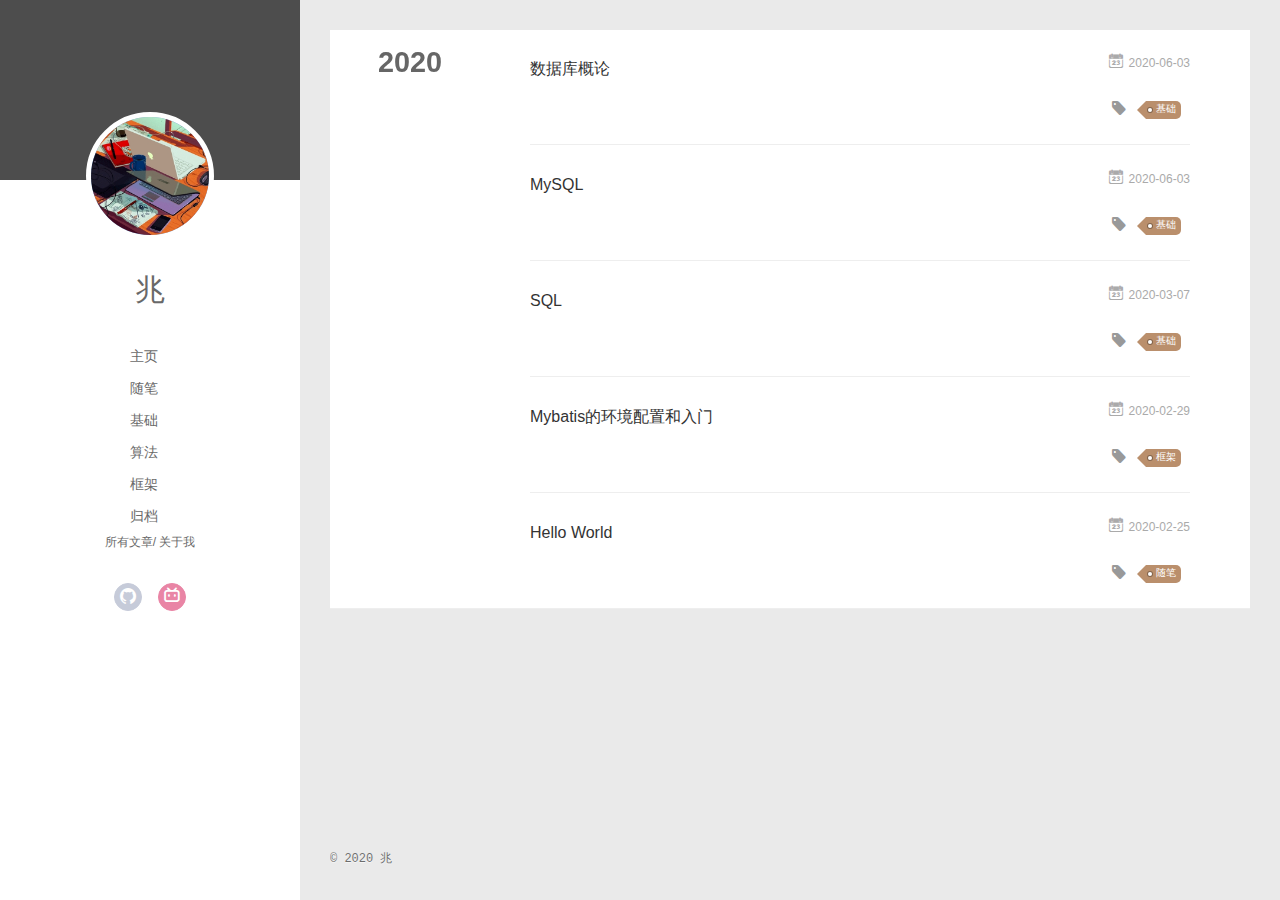
<file: archives/index.html>
<!DOCTYPE html>
<html>
<head>
  <meta charset="utf-8">
  
  <meta name="renderer" content="webkit">
  <meta http-equiv="X-UA-Compatible" content="IE=edge" >
  <link rel="dns-prefetch" href="http://yoursite.com">
  <title>Archives | Zhao_blog</title>
  <meta name="viewport" content="width=device-width, initial-scale=1, maximum-scale=1">
  <meta property="og:type" content="website">
<meta property="og:title" content="Zhao_blog">
<meta property="og:url" content="http://yoursite.com/archives/index.html">
<meta property="og:site_name" content="Zhao_blog">
<meta property="og:locale" content="en_US">
<meta property="article:author" content="兆">
<meta name="twitter:card" content="summary">
  
    <link rel="alternative" href="/atom.xml" title="Zhao_blog" type="application/atom+xml">
  
  
    <link rel="icon" href="/assets/img/head.jpg">
  
  <link rel="stylesheet" type="text/css" href="/./main.0cf68a.css">
  <style type="text/css">
  
    #container.show {
      background: linear-gradient(200deg,#ccc,#000);
    }
  </style>
  

  

<meta name="generator" content="Hexo 4.2.0"></head>

<body>
  <div id="container" q-class="show:isCtnShow">
    <canvas id="anm-canvas" class="anm-canvas"></canvas>
    <div class="left-col" q-class="show:isShow">
      
<div class="overlay" style="background: #4d4d4d"></div>
<div class="intrude-less">
	<header id="header" class="inner">
		<a href="/" class="profilepic">
			<img src="/assets/img/head.jpg" class="js-avatar">
		</a>
		<hgroup>
		  <h1 class="header-author"><a href="/">兆</a></h1>
		</hgroup>
		

		<nav class="header-menu">
			<ul>
			
				<li><a href="/">主页</a></li>
	        
				<li><a href="/tags/%E9%9A%8F%E7%AC%94/">随笔</a></li>
	        
				<li><a href="/tags/%E5%9F%BA%E7%A1%80/">基础</a></li>
	        
				<li><a href="/tags/%E7%AE%97%E6%B3%95/">算法</a></li>
	        
				<li><a href="/tags/%E6%A1%86%E6%9E%B6/">框架</a></li>
	        
				<li><a href="/archives/index.html">归档</a></li>
	        
			</ul>
		</nav>
		<nav class="header-smart-menu">
    		
    			
    			<a q-on="click: openSlider(e, 'innerArchive')" href="javascript:void(0)">所有文章</a>
    			
            
    			
            
    			
    			<a q-on="click: openSlider(e, 'aboutme')" href="javascript:void(0)">关于我</a>
    			
            
		</nav>
		<nav class="header-nav">
			<div class="social">
				
					<a class="github" target="_blank" href="https://github.com/jiazhao8267" title="github"><i class="icon-github"></i></a>
		        
					<a class="bilibili" target="_blank" href="https://space.bilibili.com/45314910" title="bilibili"><i class="icon-bilibili"></i></a>
		        
			</div>
		</nav>
	</header>		
</div>

    </div>
    <div class="mid-col" q-class="show:isShow,hide:isShow|isFalse">
      
<nav id="mobile-nav">
  	<div class="overlay js-overlay" style="background: #4d4d4d"></div>
	<div class="btnctn js-mobile-btnctn">
  		<div class="slider-trigger list" q-on="click: openSlider(e)"><i class="icon icon-sort"></i></div>
	</div>
	<div class="intrude-less">
		<header id="header" class="inner">
			<div class="profilepic">
				<img src="/assets/img/head.jpg" class="js-avatar">
			</div>
			<hgroup>
			  <h1 class="header-author js-header-author">兆</h1>
			</hgroup>
			
			
			
				
			
				
			
				
			
				
			
				
			
				
			
			
			
			<nav class="header-nav">
				<div class="social">
					
						<a class="github" target="_blank" href="https://github.com/jiazhao8267" title="github"><i class="icon-github"></i></a>
			        
						<a class="bilibili" target="_blank" href="https://space.bilibili.com/45314910" title="bilibili"><i class="icon-bilibili"></i></a>
			        
				</div>
			</nav>

			<nav class="header-menu js-header-menu">
				<ul style="width: 70%">
				
				
					<li style="width: 16.666666666666668%"><a href="/">主页</a></li>
		        
					<li style="width: 16.666666666666668%"><a href="/tags/%E9%9A%8F%E7%AC%94/">随笔</a></li>
		        
					<li style="width: 16.666666666666668%"><a href="/tags/%E5%9F%BA%E7%A1%80/">基础</a></li>
		        
					<li style="width: 16.666666666666668%"><a href="/tags/%E7%AE%97%E6%B3%95/">算法</a></li>
		        
					<li style="width: 16.666666666666668%"><a href="/tags/%E6%A1%86%E6%9E%B6/">框架</a></li>
		        
					<li style="width: 16.666666666666668%"><a href="/archives/index.html">归档</a></li>
		        
				</ul>
			</nav>
		</header>				
	</div>
	<div class="mobile-mask" style="display:none" q-show="isShow"></div>
</nav>

      <div id="wrapper" class="body-wrap">
        <div class="menu-l">
          <div class="canvas-wrap">
            <canvas data-colors="#eaeaea" data-sectionHeight="100" data-contentId="js-content" id="myCanvas1" class="anm-canvas"></canvas>
          </div>
          <div id="js-content" class="content-ll">
            
  
  
    
    
      
      
      <section class="archives-wrap">
        <div class="archive-year-wrap">
          <a href="/archives/2020" class="archive-year">2020</a>
        </div>
        <div class="archives">
    
    <article class="archive-article archive-type-post">
  <div class="archive-article-inner">
    <header class="archive-article-header">
      	<div class="article-meta">
	      	<a href="/2020/06/03/%E6%95%B0%E6%8D%AE%E5%BA%93%E6%A6%82%E8%AE%BA/" class="archive-article-date">
  	<time datetime="2020-06-02T16:38:38.000Z" itemprop="datePublished"><i class="icon-calendar icon"></i>2020-06-03</time>
</a>
        </div>
    	 
  
    <h1 itemprop="name">
      <a class="archive-article-title" href="/2020/06/03/%E6%95%B0%E6%8D%AE%E5%BA%93%E6%A6%82%E8%AE%BA/">数据库概论</a>
    </h1>
  

        <div class="article-info info-on-right">
          
	<div class="article-tag tagcloud">
		<i class="icon-price-tags icon"></i>
		<ul class="article-tag-list">
			 
        		<li class="article-tag-list-item">
        			<a href="javascript:void(0)" class="js-tag article-tag-list-link color3">基础</a>
        		</li>
      		
		</ul>
	</div>

          

        </div>
        <div class="clearfix"></div>
    </header>
  </div>
</article>
  
    
    
    <article class="archive-article archive-type-post">
  <div class="archive-article-inner">
    <header class="archive-article-header">
      	<div class="article-meta">
	      	<a href="/2020/06/03/MySQL/" class="archive-article-date">
  	<time datetime="2020-06-02T16:35:10.000Z" itemprop="datePublished"><i class="icon-calendar icon"></i>2020-06-03</time>
</a>
        </div>
    	 
  
    <h1 itemprop="name">
      <a class="archive-article-title" href="/2020/06/03/MySQL/">MySQL</a>
    </h1>
  

        <div class="article-info info-on-right">
          
	<div class="article-tag tagcloud">
		<i class="icon-price-tags icon"></i>
		<ul class="article-tag-list">
			 
        		<li class="article-tag-list-item">
        			<a href="javascript:void(0)" class="js-tag article-tag-list-link color3">基础</a>
        		</li>
      		
		</ul>
	</div>

          

        </div>
        <div class="clearfix"></div>
    </header>
  </div>
</article>
  
    
    
    <article class="archive-article archive-type-post">
  <div class="archive-article-inner">
    <header class="archive-article-header">
      	<div class="article-meta">
	      	<a href="/2020/03/07/SQL/" class="archive-article-date">
  	<time datetime="2020-03-06T16:26:37.000Z" itemprop="datePublished"><i class="icon-calendar icon"></i>2020-03-07</time>
</a>
        </div>
    	 
  
    <h1 itemprop="name">
      <a class="archive-article-title" href="/2020/03/07/SQL/">SQL</a>
    </h1>
  

        <div class="article-info info-on-right">
          
	<div class="article-tag tagcloud">
		<i class="icon-price-tags icon"></i>
		<ul class="article-tag-list">
			 
        		<li class="article-tag-list-item">
        			<a href="javascript:void(0)" class="js-tag article-tag-list-link color3">基础</a>
        		</li>
      		
		</ul>
	</div>

          

        </div>
        <div class="clearfix"></div>
    </header>
  </div>
</article>
  
    
    
    <article class="archive-article archive-type-post">
  <div class="archive-article-inner">
    <header class="archive-article-header">
      	<div class="article-meta">
	      	<a href="/2020/02/29/Mybatis%E7%9A%84%E7%8E%AF%E5%A2%83%E9%85%8D%E7%BD%AE%E5%92%8C%E5%85%A5%E9%97%A8/" class="archive-article-date">
  	<time datetime="2020-02-29T14:18:05.000Z" itemprop="datePublished"><i class="icon-calendar icon"></i>2020-02-29</time>
</a>
        </div>
    	 
  
    <h1 itemprop="name">
      <a class="archive-article-title" href="/2020/02/29/Mybatis%E7%9A%84%E7%8E%AF%E5%A2%83%E9%85%8D%E7%BD%AE%E5%92%8C%E5%85%A5%E9%97%A8/">Mybatis的环境配置和入门</a>
    </h1>
  

        <div class="article-info info-on-right">
          
	<div class="article-tag tagcloud">
		<i class="icon-price-tags icon"></i>
		<ul class="article-tag-list">
			 
        		<li class="article-tag-list-item">
        			<a href="javascript:void(0)" class="js-tag article-tag-list-link color3">框架</a>
        		</li>
      		
		</ul>
	</div>

          

        </div>
        <div class="clearfix"></div>
    </header>
  </div>
</article>
  
    
    
    <article class="archive-article archive-type-post">
  <div class="archive-article-inner">
    <header class="archive-article-header">
      	<div class="article-meta">
	      	<a href="/2020/02/25/hello-world/" class="archive-article-date">
  	<time datetime="2020-02-25T11:36:50.261Z" itemprop="datePublished"><i class="icon-calendar icon"></i>2020-02-25</time>
</a>
        </div>
    	 
  
    <h1 itemprop="name">
      <a class="archive-article-title" href="/2020/02/25/hello-world/">Hello World</a>
    </h1>
  

        <div class="article-info info-on-right">
          
	<div class="article-tag tagcloud">
		<i class="icon-price-tags icon"></i>
		<ul class="article-tag-list">
			 
        		<li class="article-tag-list-item">
        			<a href="javascript:void(0)" class="js-tag article-tag-list-link color3">随笔</a>
        		</li>
      		
		</ul>
	</div>

          

        </div>
        <div class="clearfix"></div>
    </header>
  </div>
</article>
  
  
    </div></section>
  

    


          </div>
        </div>
      </div>
      <footer id="footer">
  <div class="outer">
    <div id="footer-info">
    	<div class="footer-left">
    		&copy; 2020 兆
    	</div>
    </div>
  </div>
</footer>
<!--页面点击小红心-->
<script type="text/javascript" src="/love.js"></script>

    </div>
    <script>
	var yiliaConfig = {
		mathjax: false,
		isHome: false,
		isPost: false,
		isArchive: true,
		isTag: false,
		isCategory: false,
		open_in_new: false,
		toc_hide_index: true,
		root: "/",
		innerArchive: true,
		showTags: false
	}
</script>

<script>!function(t){function n(e){if(r[e])return r[e].exports;var i=r[e]={exports:{},id:e,loaded:!1};return t[e].call(i.exports,i,i.exports,n),i.loaded=!0,i.exports}var r={};n.m=t,n.c=r,n.p="./",n(0)}([function(t,n,r){r(195),t.exports=r(191)},function(t,n,r){var e=r(3),i=r(52),o=r(27),u=r(28),c=r(53),f="prototype",a=function(t,n,r){var s,l,h,v,p=t&a.F,d=t&a.G,y=t&a.S,g=t&a.P,b=t&a.B,m=d?e:y?e[n]||(e[n]={}):(e[n]||{})[f],x=d?i:i[n]||(i[n]={}),w=x[f]||(x[f]={});d&&(r=n);for(s in r)l=!p&&m&&void 0!==m[s],h=(l?m:r)[s],v=b&&l?c(h,e):g&&"function"==typeof h?c(Function.call,h):h,m&&u(m,s,h,t&a.U),x[s]!=h&&o(x,s,v),g&&w[s]!=h&&(w[s]=h)};e.core=i,a.F=1,a.G=2,a.S=4,a.P=8,a.B=16,a.W=32,a.U=64,a.R=128,t.exports=a},function(t,n,r){var e=r(6);t.exports=function(t){if(!e(t))throw TypeError(t+" is not an object!");return t}},function(t,n){var r=t.exports="undefined"!=typeof window&&window.Math==Math?window:"undefined"!=typeof self&&self.Math==Math?self:Function("return this")();"number"==typeof __g&&(__g=r)},function(t,n){t.exports=function(t){try{return!!t()}catch(t){return!0}}},function(t,n){var r=t.exports="undefined"!=typeof window&&window.Math==Math?window:"undefined"!=typeof self&&self.Math==Math?self:Function("return this")();"number"==typeof __g&&(__g=r)},function(t,n){t.exports=function(t){return"object"==typeof t?null!==t:"function"==typeof t}},function(t,n,r){var e=r(126)("wks"),i=r(76),o=r(3).Symbol,u="function"==typeof o;(t.exports=function(t){return e[t]||(e[t]=u&&o[t]||(u?o:i)("Symbol."+t))}).store=e},function(t,n){var r={}.hasOwnProperty;t.exports=function(t,n){return r.call(t,n)}},function(t,n,r){var e=r(94),i=r(33);t.exports=function(t){return e(i(t))}},function(t,n,r){t.exports=!r(4)(function(){return 7!=Object.defineProperty({},"a",{get:function(){return 7}}).a})},function(t,n,r){var e=r(2),i=r(167),o=r(50),u=Object.defineProperty;n.f=r(10)?Object.defineProperty:function(t,n,r){if(e(t),n=o(n,!0),e(r),i)try{return u(t,n,r)}catch(t){}if("get"in r||"set"in r)throw TypeError("Accessors not supported!");return"value"in r&&(t[n]=r.value),t}},function(t,n,r){t.exports=!r(18)(function(){return 7!=Object.defineProperty({},"a",{get:function(){return 7}}).a})},function(t,n,r){var e=r(14),i=r(22);t.exports=r(12)?function(t,n,r){return e.f(t,n,i(1,r))}:function(t,n,r){return t[n]=r,t}},function(t,n,r){var e=r(20),i=r(58),o=r(42),u=Object.defineProperty;n.f=r(12)?Object.defineProperty:function(t,n,r){if(e(t),n=o(n,!0),e(r),i)try{return u(t,n,r)}catch(t){}if("get"in r||"set"in r)throw TypeError("Accessors not supported!");return"value"in r&&(t[n]=r.value),t}},function(t,n,r){var e=r(40)("wks"),i=r(23),o=r(5).Symbol,u="function"==typeof o;(t.exports=function(t){return e[t]||(e[t]=u&&o[t]||(u?o:i)("Symbol."+t))}).store=e},function(t,n,r){var e=r(67),i=Math.min;t.exports=function(t){return t>0?i(e(t),9007199254740991):0}},function(t,n,r){var e=r(46);t.exports=function(t){return Object(e(t))}},function(t,n){t.exports=function(t){try{return!!t()}catch(t){return!0}}},function(t,n,r){var e=r(63),i=r(34);t.exports=Object.keys||function(t){return e(t,i)}},function(t,n,r){var e=r(21);t.exports=function(t){if(!e(t))throw TypeError(t+" is not an object!");return t}},function(t,n){t.exports=function(t){return"object"==typeof t?null!==t:"function"==typeof t}},function(t,n){t.exports=function(t,n){return{enumerable:!(1&t),configurable:!(2&t),writable:!(4&t),value:n}}},function(t,n){var r=0,e=Math.random();t.exports=function(t){return"Symbol(".concat(void 0===t?"":t,")_",(++r+e).toString(36))}},function(t,n){var r={}.hasOwnProperty;t.exports=function(t,n){return r.call(t,n)}},function(t,n){var r=t.exports={version:"2.4.0"};"number"==typeof __e&&(__e=r)},function(t,n){t.exports=function(t){if("function"!=typeof t)throw TypeError(t+" is not a function!");return t}},function(t,n,r){var e=r(11),i=r(66);t.exports=r(10)?function(t,n,r){return e.f(t,n,i(1,r))}:function(t,n,r){return t[n]=r,t}},function(t,n,r){var e=r(3),i=r(27),o=r(24),u=r(76)("src"),c="toString",f=Function[c],a=(""+f).split(c);r(52).inspectSource=function(t){return f.call(t)},(t.exports=function(t,n,r,c){var f="function"==typeof r;f&&(o(r,"name")||i(r,"name",n)),t[n]!==r&&(f&&(o(r,u)||i(r,u,t[n]?""+t[n]:a.join(String(n)))),t===e?t[n]=r:c?t[n]?t[n]=r:i(t,n,r):(delete t[n],i(t,n,r)))})(Function.prototype,c,function(){return"function"==typeof this&&this[u]||f.call(this)})},function(t,n,r){var e=r(1),i=r(4),o=r(46),u=function(t,n,r,e){var i=String(o(t)),u="<"+n;return""!==r&&(u+=" "+r+'="'+String(e).replace(/"/g,"&quot;")+'"'),u+">"+i+"</"+n+">"};t.exports=function(t,n){var r={};r[t]=n(u),e(e.P+e.F*i(function(){var n=""[t]('"');return n!==n.toLowerCase()||n.split('"').length>3}),"String",r)}},function(t,n,r){var e=r(115),i=r(46);t.exports=function(t){return e(i(t))}},function(t,n,r){var e=r(116),i=r(66),o=r(30),u=r(50),c=r(24),f=r(167),a=Object.getOwnPropertyDescriptor;n.f=r(10)?a:function(t,n){if(t=o(t),n=u(n,!0),f)try{return a(t,n)}catch(t){}if(c(t,n))return i(!e.f.call(t,n),t[n])}},function(t,n,r){var e=r(24),i=r(17),o=r(145)("IE_PROTO"),u=Object.prototype;t.exports=Object.getPrototypeOf||function(t){return t=i(t),e(t,o)?t[o]:"function"==typeof t.constructor&&t instanceof t.constructor?t.constructor.prototype:t instanceof Object?u:null}},function(t,n){t.exports=function(t){if(void 0==t)throw TypeError("Can't call method on  "+t);return t}},function(t,n){t.exports="constructor,hasOwnProperty,isPrototypeOf,propertyIsEnumerable,toLocaleString,toString,valueOf".split(",")},function(t,n){t.exports={}},function(t,n){t.exports=!0},function(t,n){n.f={}.propertyIsEnumerable},function(t,n,r){var e=r(14).f,i=r(8),o=r(15)("toStringTag");t.exports=function(t,n,r){t&&!i(t=r?t:t.prototype,o)&&e(t,o,{configurable:!0,value:n})}},function(t,n,r){var e=r(40)("keys"),i=r(23);t.exports=function(t){return e[t]||(e[t]=i(t))}},function(t,n,r){var e=r(5),i="__core-js_shared__",o=e[i]||(e[i]={});t.exports=function(t){return o[t]||(o[t]={})}},function(t,n){var r=Math.ceil,e=Math.floor;t.exports=function(t){return isNaN(t=+t)?0:(t>0?e:r)(t)}},function(t,n,r){var e=r(21);t.exports=function(t,n){if(!e(t))return t;var r,i;if(n&&"function"==typeof(r=t.toString)&&!e(i=r.call(t)))return i;if("function"==typeof(r=t.valueOf)&&!e(i=r.call(t)))return i;if(!n&&"function"==typeof(r=t.toString)&&!e(i=r.call(t)))return i;throw TypeError("Can't convert object to primitive value")}},function(t,n,r){var e=r(5),i=r(25),o=r(36),u=r(44),c=r(14).f;t.exports=function(t){var n=i.Symbol||(i.Symbol=o?{}:e.Symbol||{});"_"==t.charAt(0)||t in n||c(n,t,{value:u.f(t)})}},function(t,n,r){n.f=r(15)},function(t,n){var r={}.toString;t.exports=function(t){return r.call(t).slice(8,-1)}},function(t,n){t.exports=function(t){if(void 0==t)throw TypeError("Can't call method on  "+t);return t}},function(t,n,r){var e=r(4);t.exports=function(t,n){return!!t&&e(function(){n?t.call(null,function(){},1):t.call(null)})}},function(t,n,r){var e=r(53),i=r(115),o=r(17),u=r(16),c=r(203);t.exports=function(t,n){var r=1==t,f=2==t,a=3==t,s=4==t,l=6==t,h=5==t||l,v=n||c;return function(n,c,p){for(var d,y,g=o(n),b=i(g),m=e(c,p,3),x=u(b.length),w=0,S=r?v(n,x):f?v(n,0):void 0;x>w;w++)if((h||w in b)&&(d=b[w],y=m(d,w,g),t))if(r)S[w]=y;else if(y)switch(t){case 3:return!0;case 5:return d;case 6:return w;case 2:S.push(d)}else if(s)return!1;return l?-1:a||s?s:S}}},function(t,n,r){var e=r(1),i=r(52),o=r(4);t.exports=function(t,n){var r=(i.Object||{})[t]||Object[t],u={};u[t]=n(r),e(e.S+e.F*o(function(){r(1)}),"Object",u)}},function(t,n,r){var e=r(6);t.exports=function(t,n){if(!e(t))return t;var r,i;if(n&&"function"==typeof(r=t.toString)&&!e(i=r.call(t)))return i;if("function"==typeof(r=t.valueOf)&&!e(i=r.call(t)))return i;if(!n&&"function"==typeof(r=t.toString)&&!e(i=r.call(t)))return i;throw TypeError("Can't convert object to primitive value")}},function(t,n,r){var e=r(5),i=r(25),o=r(91),u=r(13),c="prototype",f=function(t,n,r){var a,s,l,h=t&f.F,v=t&f.G,p=t&f.S,d=t&f.P,y=t&f.B,g=t&f.W,b=v?i:i[n]||(i[n]={}),m=b[c],x=v?e:p?e[n]:(e[n]||{})[c];v&&(r=n);for(a in r)(s=!h&&x&&void 0!==x[a])&&a in b||(l=s?x[a]:r[a],b[a]=v&&"function"!=typeof x[a]?r[a]:y&&s?o(l,e):g&&x[a]==l?function(t){var n=function(n,r,e){if(this instanceof t){switch(arguments.length){case 0:return new t;case 1:return new t(n);case 2:return new t(n,r)}return new t(n,r,e)}return t.apply(this,arguments)};return n[c]=t[c],n}(l):d&&"function"==typeof l?o(Function.call,l):l,d&&((b.virtual||(b.virtual={}))[a]=l,t&f.R&&m&&!m[a]&&u(m,a,l)))};f.F=1,f.G=2,f.S=4,f.P=8,f.B=16,f.W=32,f.U=64,f.R=128,t.exports=f},function(t,n){var r=t.exports={version:"2.4.0"};"number"==typeof __e&&(__e=r)},function(t,n,r){var e=r(26);t.exports=function(t,n,r){if(e(t),void 0===n)return t;switch(r){case 1:return function(r){return t.call(n,r)};case 2:return function(r,e){return t.call(n,r,e)};case 3:return function(r,e,i){return t.call(n,r,e,i)}}return function(){return t.apply(n,arguments)}}},function(t,n,r){var e=r(183),i=r(1),o=r(126)("metadata"),u=o.store||(o.store=new(r(186))),c=function(t,n,r){var i=u.get(t);if(!i){if(!r)return;u.set(t,i=new e)}var o=i.get(n);if(!o){if(!r)return;i.set(n,o=new e)}return o},f=function(t,n,r){var e=c(n,r,!1);return void 0!==e&&e.has(t)},a=function(t,n,r){var e=c(n,r,!1);return void 0===e?void 0:e.get(t)},s=function(t,n,r,e){c(r,e,!0).set(t,n)},l=function(t,n){var r=c(t,n,!1),e=[];return r&&r.forEach(function(t,n){e.push(n)}),e},h=function(t){return void 0===t||"symbol"==typeof t?t:String(t)},v=function(t){i(i.S,"Reflect",t)};t.exports={store:u,map:c,has:f,get:a,set:s,keys:l,key:h,exp:v}},function(t,n,r){"use strict";if(r(10)){var e=r(69),i=r(3),o=r(4),u=r(1),c=r(127),f=r(152),a=r(53),s=r(68),l=r(66),h=r(27),v=r(73),p=r(67),d=r(16),y=r(75),g=r(50),b=r(24),m=r(180),x=r(114),w=r(6),S=r(17),_=r(137),O=r(70),E=r(32),P=r(71).f,j=r(154),F=r(76),M=r(7),A=r(48),N=r(117),T=r(146),I=r(155),k=r(80),L=r(123),R=r(74),C=r(130),D=r(160),U=r(11),W=r(31),G=U.f,B=W.f,V=i.RangeError,z=i.TypeError,q=i.Uint8Array,K="ArrayBuffer",J="Shared"+K,Y="BYTES_PER_ELEMENT",H="prototype",$=Array[H],X=f.ArrayBuffer,Q=f.DataView,Z=A(0),tt=A(2),nt=A(3),rt=A(4),et=A(5),it=A(6),ot=N(!0),ut=N(!1),ct=I.values,ft=I.keys,at=I.entries,st=$.lastIndexOf,lt=$.reduce,ht=$.reduceRight,vt=$.join,pt=$.sort,dt=$.slice,yt=$.toString,gt=$.toLocaleString,bt=M("iterator"),mt=M("toStringTag"),xt=F("typed_constructor"),wt=F("def_constructor"),St=c.CONSTR,_t=c.TYPED,Ot=c.VIEW,Et="Wrong length!",Pt=A(1,function(t,n){return Tt(T(t,t[wt]),n)}),jt=o(function(){return 1===new q(new Uint16Array([1]).buffer)[0]}),Ft=!!q&&!!q[H].set&&o(function(){new q(1).set({})}),Mt=function(t,n){if(void 0===t)throw z(Et);var r=+t,e=d(t);if(n&&!m(r,e))throw V(Et);return e},At=function(t,n){var r=p(t);if(r<0||r%n)throw V("Wrong offset!");return r},Nt=function(t){if(w(t)&&_t in t)return t;throw z(t+" is not a typed array!")},Tt=function(t,n){if(!(w(t)&&xt in t))throw z("It is not a typed array constructor!");return new t(n)},It=function(t,n){return kt(T(t,t[wt]),n)},kt=function(t,n){for(var r=0,e=n.length,i=Tt(t,e);e>r;)i[r]=n[r++];return i},Lt=function(t,n,r){G(t,n,{get:function(){return this._d[r]}})},Rt=function(t){var n,r,e,i,o,u,c=S(t),f=arguments.length,s=f>1?arguments[1]:void 0,l=void 0!==s,h=j(c);if(void 0!=h&&!_(h)){for(u=h.call(c),e=[],n=0;!(o=u.next()).done;n++)e.push(o.value);c=e}for(l&&f>2&&(s=a(s,arguments[2],2)),n=0,r=d(c.length),i=Tt(this,r);r>n;n++)i[n]=l?s(c[n],n):c[n];return i},Ct=function(){for(var t=0,n=arguments.length,r=Tt(this,n);n>t;)r[t]=arguments[t++];return r},Dt=!!q&&o(function(){gt.call(new q(1))}),Ut=function(){return gt.apply(Dt?dt.call(Nt(this)):Nt(this),arguments)},Wt={copyWithin:function(t,n){return D.call(Nt(this),t,n,arguments.length>2?arguments[2]:void 0)},every:function(t){return rt(Nt(this),t,arguments.length>1?arguments[1]:void 0)},fill:function(t){return C.apply(Nt(this),arguments)},filter:function(t){return It(this,tt(Nt(this),t,arguments.length>1?arguments[1]:void 0))},find:function(t){return et(Nt(this),t,arguments.length>1?arguments[1]:void 0)},findIndex:function(t){return it(Nt(this),t,arguments.length>1?arguments[1]:void 0)},forEach:function(t){Z(Nt(this),t,arguments.length>1?arguments[1]:void 0)},indexOf:function(t){return ut(Nt(this),t,arguments.length>1?arguments[1]:void 0)},includes:function(t){return ot(Nt(this),t,arguments.length>1?arguments[1]:void 0)},join:function(t){return vt.apply(Nt(this),arguments)},lastIndexOf:function(t){return st.apply(Nt(this),arguments)},map:function(t){return Pt(Nt(this),t,arguments.length>1?arguments[1]:void 0)},reduce:function(t){return lt.apply(Nt(this),arguments)},reduceRight:function(t){return ht.apply(Nt(this),arguments)},reverse:function(){for(var t,n=this,r=Nt(n).length,e=Math.floor(r/2),i=0;i<e;)t=n[i],n[i++]=n[--r],n[r]=t;return n},some:function(t){return nt(Nt(this),t,arguments.length>1?arguments[1]:void 0)},sort:function(t){return pt.call(Nt(this),t)},subarray:function(t,n){var r=Nt(this),e=r.length,i=y(t,e);return new(T(r,r[wt]))(r.buffer,r.byteOffset+i*r.BYTES_PER_ELEMENT,d((void 0===n?e:y(n,e))-i))}},Gt=function(t,n){return It(this,dt.call(Nt(this),t,n))},Bt=function(t){Nt(this);var n=At(arguments[1],1),r=this.length,e=S(t),i=d(e.length),o=0;if(i+n>r)throw V(Et);for(;o<i;)this[n+o]=e[o++]},Vt={entries:function(){return at.call(Nt(this))},keys:function(){return ft.call(Nt(this))},values:function(){return ct.call(Nt(this))}},zt=function(t,n){return w(t)&&t[_t]&&"symbol"!=typeof n&&n in t&&String(+n)==String(n)},qt=function(t,n){return zt(t,n=g(n,!0))?l(2,t[n]):B(t,n)},Kt=function(t,n,r){return!(zt(t,n=g(n,!0))&&w(r)&&b(r,"value"))||b(r,"get")||b(r,"set")||r.configurable||b(r,"writable")&&!r.writable||b(r,"enumerable")&&!r.enumerable?G(t,n,r):(t[n]=r.value,t)};St||(W.f=qt,U.f=Kt),u(u.S+u.F*!St,"Object",{getOwnPropertyDescriptor:qt,defineProperty:Kt}),o(function(){yt.call({})})&&(yt=gt=function(){return vt.call(this)});var Jt=v({},Wt);v(Jt,Vt),h(Jt,bt,Vt.values),v(Jt,{slice:Gt,set:Bt,constructor:function(){},toString:yt,toLocaleString:Ut}),Lt(Jt,"buffer","b"),Lt(Jt,"byteOffset","o"),Lt(Jt,"byteLength","l"),Lt(Jt,"length","e"),G(Jt,mt,{get:function(){return this[_t]}}),t.exports=function(t,n,r,f){f=!!f;var a=t+(f?"Clamped":"")+"Array",l="Uint8Array"!=a,v="get"+t,p="set"+t,y=i[a],g=y||{},b=y&&E(y),m=!y||!c.ABV,S={},_=y&&y[H],j=function(t,r){var e=t._d;return e.v[v](r*n+e.o,jt)},F=function(t,r,e){var i=t._d;f&&(e=(e=Math.round(e))<0?0:e>255?255:255&e),i.v[p](r*n+i.o,e,jt)},M=function(t,n){G(t,n,{get:function(){return j(this,n)},set:function(t){return F(this,n,t)},enumerable:!0})};m?(y=r(function(t,r,e,i){s(t,y,a,"_d");var o,u,c,f,l=0,v=0;if(w(r)){if(!(r instanceof X||(f=x(r))==K||f==J))return _t in r?kt(y,r):Rt.call(y,r);o=r,v=At(e,n);var p=r.byteLength;if(void 0===i){if(p%n)throw V(Et);if((u=p-v)<0)throw V(Et)}else if((u=d(i)*n)+v>p)throw V(Et);c=u/n}else c=Mt(r,!0),u=c*n,o=new X(u);for(h(t,"_d",{b:o,o:v,l:u,e:c,v:new Q(o)});l<c;)M(t,l++)}),_=y[H]=O(Jt),h(_,"constructor",y)):L(function(t){new y(null),new y(t)},!0)||(y=r(function(t,r,e,i){s(t,y,a);var o;return w(r)?r instanceof X||(o=x(r))==K||o==J?void 0!==i?new g(r,At(e,n),i):void 0!==e?new g(r,At(e,n)):new g(r):_t in r?kt(y,r):Rt.call(y,r):new g(Mt(r,l))}),Z(b!==Function.prototype?P(g).concat(P(b)):P(g),function(t){t in y||h(y,t,g[t])}),y[H]=_,e||(_.constructor=y));var A=_[bt],N=!!A&&("values"==A.name||void 0==A.name),T=Vt.values;h(y,xt,!0),h(_,_t,a),h(_,Ot,!0),h(_,wt,y),(f?new y(1)[mt]==a:mt in _)||G(_,mt,{get:function(){return a}}),S[a]=y,u(u.G+u.W+u.F*(y!=g),S),u(u.S,a,{BYTES_PER_ELEMENT:n,from:Rt,of:Ct}),Y in _||h(_,Y,n),u(u.P,a,Wt),R(a),u(u.P+u.F*Ft,a,{set:Bt}),u(u.P+u.F*!N,a,Vt),u(u.P+u.F*(_.toString!=yt),a,{toString:yt}),u(u.P+u.F*o(function(){new y(1).slice()}),a,{slice:Gt}),u(u.P+u.F*(o(function(){return[1,2].toLocaleString()!=new y([1,2]).toLocaleString()})||!o(function(){_.toLocaleString.call([1,2])})),a,{toLocaleString:Ut}),k[a]=N?A:T,e||N||h(_,bt,T)}}else t.exports=function(){}},function(t,n){var r={}.toString;t.exports=function(t){return r.call(t).slice(8,-1)}},function(t,n,r){var e=r(21),i=r(5).document,o=e(i)&&e(i.createElement);t.exports=function(t){return o?i.createElement(t):{}}},function(t,n,r){t.exports=!r(12)&&!r(18)(function(){return 7!=Object.defineProperty(r(57)("div"),"a",{get:function(){return 7}}).a})},function(t,n,r){"use strict";var e=r(36),i=r(51),o=r(64),u=r(13),c=r(8),f=r(35),a=r(96),s=r(38),l=r(103),h=r(15)("iterator"),v=!([].keys&&"next"in[].keys()),p="keys",d="values",y=function(){return this};t.exports=function(t,n,r,g,b,m,x){a(r,n,g);var w,S,_,O=function(t){if(!v&&t in F)return F[t];switch(t){case p:case d:return function(){return new r(this,t)}}return function(){return new r(this,t)}},E=n+" Iterator",P=b==d,j=!1,F=t.prototype,M=F[h]||F["@@iterator"]||b&&F[b],A=M||O(b),N=b?P?O("entries"):A:void 0,T="Array"==n?F.entries||M:M;if(T&&(_=l(T.call(new t)))!==Object.prototype&&(s(_,E,!0),e||c(_,h)||u(_,h,y)),P&&M&&M.name!==d&&(j=!0,A=function(){return M.call(this)}),e&&!x||!v&&!j&&F[h]||u(F,h,A),f[n]=A,f[E]=y,b)if(w={values:P?A:O(d),keys:m?A:O(p),entries:N},x)for(S in w)S in F||o(F,S,w[S]);else i(i.P+i.F*(v||j),n,w);return w}},function(t,n,r){var e=r(20),i=r(100),o=r(34),u=r(39)("IE_PROTO"),c=function(){},f="prototype",a=function(){var t,n=r(57)("iframe"),e=o.length;for(n.style.display="none",r(93).appendChild(n),n.src="javascript:",t=n.contentWindow.document,t.open(),t.write("<script>document.F=Object<\/script>"),t.close(),a=t.F;e--;)delete a[f][o[e]];return a()};t.exports=Object.create||function(t,n){var r;return null!==t?(c[f]=e(t),r=new c,c[f]=null,r[u]=t):r=a(),void 0===n?r:i(r,n)}},function(t,n,r){var e=r(63),i=r(34).concat("length","prototype");n.f=Object.getOwnPropertyNames||function(t){return e(t,i)}},function(t,n){n.f=Object.getOwnPropertySymbols},function(t,n,r){var e=r(8),i=r(9),o=r(90)(!1),u=r(39)("IE_PROTO");t.exports=function(t,n){var r,c=i(t),f=0,a=[];for(r in c)r!=u&&e(c,r)&&a.push(r);for(;n.length>f;)e(c,r=n[f++])&&(~o(a,r)||a.push(r));return a}},function(t,n,r){t.exports=r(13)},function(t,n,r){var e=r(76)("meta"),i=r(6),o=r(24),u=r(11).f,c=0,f=Object.isExtensible||function(){return!0},a=!r(4)(function(){return f(Object.preventExtensions({}))}),s=function(t){u(t,e,{value:{i:"O"+ ++c,w:{}}})},l=function(t,n){if(!i(t))return"symbol"==typeof t?t:("string"==typeof t?"S":"P")+t;if(!o(t,e)){if(!f(t))return"F";if(!n)return"E";s(t)}return t[e].i},h=function(t,n){if(!o(t,e)){if(!f(t))return!0;if(!n)return!1;s(t)}return t[e].w},v=function(t){return a&&p.NEED&&f(t)&&!o(t,e)&&s(t),t},p=t.exports={KEY:e,NEED:!1,fastKey:l,getWeak:h,onFreeze:v}},function(t,n){t.exports=function(t,n){return{enumerable:!(1&t),configurable:!(2&t),writable:!(4&t),value:n}}},function(t,n){var r=Math.ceil,e=Math.floor;t.exports=function(t){return isNaN(t=+t)?0:(t>0?e:r)(t)}},function(t,n){t.exports=function(t,n,r,e){if(!(t instanceof n)||void 0!==e&&e in t)throw TypeError(r+": incorrect invocation!");return t}},function(t,n){t.exports=!1},function(t,n,r){var e=r(2),i=r(173),o=r(133),u=r(145)("IE_PROTO"),c=function(){},f="prototype",a=function(){var t,n=r(132)("iframe"),e=o.length;for(n.style.display="none",r(135).appendChild(n),n.src="javascript:",t=n.contentWindow.document,t.open(),t.write("<script>document.F=Object<\/script>"),t.close(),a=t.F;e--;)delete a[f][o[e]];return a()};t.exports=Object.create||function(t,n){var r;return null!==t?(c[f]=e(t),r=new c,c[f]=null,r[u]=t):r=a(),void 0===n?r:i(r,n)}},function(t,n,r){var e=r(175),i=r(133).concat("length","prototype");n.f=Object.getOwnPropertyNames||function(t){return e(t,i)}},function(t,n,r){var e=r(175),i=r(133);t.exports=Object.keys||function(t){return e(t,i)}},function(t,n,r){var e=r(28);t.exports=function(t,n,r){for(var i in n)e(t,i,n[i],r);return t}},function(t,n,r){"use strict";var e=r(3),i=r(11),o=r(10),u=r(7)("species");t.exports=function(t){var n=e[t];o&&n&&!n[u]&&i.f(n,u,{configurable:!0,get:function(){return this}})}},function(t,n,r){var e=r(67),i=Math.max,o=Math.min;t.exports=function(t,n){return t=e(t),t<0?i(t+n,0):o(t,n)}},function(t,n){var r=0,e=Math.random();t.exports=function(t){return"Symbol(".concat(void 0===t?"":t,")_",(++r+e).toString(36))}},function(t,n,r){var e=r(33);t.exports=function(t){return Object(e(t))}},function(t,n,r){var e=r(7)("unscopables"),i=Array.prototype;void 0==i[e]&&r(27)(i,e,{}),t.exports=function(t){i[e][t]=!0}},function(t,n,r){var e=r(53),i=r(169),o=r(137),u=r(2),c=r(16),f=r(154),a={},s={},n=t.exports=function(t,n,r,l,h){var v,p,d,y,g=h?function(){return t}:f(t),b=e(r,l,n?2:1),m=0;if("function"!=typeof g)throw TypeError(t+" is not iterable!");if(o(g)){for(v=c(t.length);v>m;m++)if((y=n?b(u(p=t[m])[0],p[1]):b(t[m]))===a||y===s)return y}else for(d=g.call(t);!(p=d.next()).done;)if((y=i(d,b,p.value,n))===a||y===s)return y};n.BREAK=a,n.RETURN=s},function(t,n){t.exports={}},function(t,n,r){var e=r(11).f,i=r(24),o=r(7)("toStringTag");t.exports=function(t,n,r){t&&!i(t=r?t:t.prototype,o)&&e(t,o,{configurable:!0,value:n})}},function(t,n,r){var e=r(1),i=r(46),o=r(4),u=r(150),c="["+u+"]",f="​",a=RegExp("^"+c+c+"*"),s=RegExp(c+c+"*$"),l=function(t,n,r){var i={},c=o(function(){return!!u[t]()||f[t]()!=f}),a=i[t]=c?n(h):u[t];r&&(i[r]=a),e(e.P+e.F*c,"String",i)},h=l.trim=function(t,n){return t=String(i(t)),1&n&&(t=t.replace(a,"")),2&n&&(t=t.replace(s,"")),t};t.exports=l},function(t,n,r){t.exports={default:r(86),__esModule:!0}},function(t,n,r){t.exports={default:r(87),__esModule:!0}},function(t,n,r){"use strict";function e(t){return t&&t.__esModule?t:{default:t}}n.__esModule=!0;var i=r(84),o=e(i),u=r(83),c=e(u),f="function"==typeof c.default&&"symbol"==typeof o.default?function(t){return typeof t}:function(t){return t&&"function"==typeof c.default&&t.constructor===c.default&&t!==c.default.prototype?"symbol":typeof t};n.default="function"==typeof c.default&&"symbol"===f(o.default)?function(t){return void 0===t?"undefined":f(t)}:function(t){return t&&"function"==typeof c.default&&t.constructor===c.default&&t!==c.default.prototype?"symbol":void 0===t?"undefined":f(t)}},function(t,n,r){r(110),r(108),r(111),r(112),t.exports=r(25).Symbol},function(t,n,r){r(109),r(113),t.exports=r(44).f("iterator")},function(t,n){t.exports=function(t){if("function"!=typeof t)throw TypeError(t+" is not a function!");return t}},function(t,n){t.exports=function(){}},function(t,n,r){var e=r(9),i=r(106),o=r(105);t.exports=function(t){return function(n,r,u){var c,f=e(n),a=i(f.length),s=o(u,a);if(t&&r!=r){for(;a>s;)if((c=f[s++])!=c)return!0}else for(;a>s;s++)if((t||s in f)&&f[s]===r)return t||s||0;return!t&&-1}}},function(t,n,r){var e=r(88);t.exports=function(t,n,r){if(e(t),void 0===n)return t;switch(r){case 1:return function(r){return t.call(n,r)};case 2:return function(r,e){return t.call(n,r,e)};case 3:return function(r,e,i){return t.call(n,r,e,i)}}return function(){return t.apply(n,arguments)}}},function(t,n,r){var e=r(19),i=r(62),o=r(37);t.exports=function(t){var n=e(t),r=i.f;if(r)for(var u,c=r(t),f=o.f,a=0;c.length>a;)f.call(t,u=c[a++])&&n.push(u);return n}},function(t,n,r){t.exports=r(5).document&&document.documentElement},function(t,n,r){var e=r(56);t.exports=Object("z").propertyIsEnumerable(0)?Object:function(t){return"String"==e(t)?t.split(""):Object(t)}},function(t,n,r){var e=r(56);t.exports=Array.isArray||function(t){return"Array"==e(t)}},function(t,n,r){"use strict";var e=r(60),i=r(22),o=r(38),u={};r(13)(u,r(15)("iterator"),function(){return this}),t.exports=function(t,n,r){t.prototype=e(u,{next:i(1,r)}),o(t,n+" Iterator")}},function(t,n){t.exports=function(t,n){return{value:n,done:!!t}}},function(t,n,r){var e=r(19),i=r(9);t.exports=function(t,n){for(var r,o=i(t),u=e(o),c=u.length,f=0;c>f;)if(o[r=u[f++]]===n)return r}},function(t,n,r){var e=r(23)("meta"),i=r(21),o=r(8),u=r(14).f,c=0,f=Object.isExtensible||function(){return!0},a=!r(18)(function(){return f(Object.preventExtensions({}))}),s=function(t){u(t,e,{value:{i:"O"+ ++c,w:{}}})},l=function(t,n){if(!i(t))return"symbol"==typeof t?t:("string"==typeof t?"S":"P")+t;if(!o(t,e)){if(!f(t))return"F";if(!n)return"E";s(t)}return t[e].i},h=function(t,n){if(!o(t,e)){if(!f(t))return!0;if(!n)return!1;s(t)}return t[e].w},v=function(t){return a&&p.NEED&&f(t)&&!o(t,e)&&s(t),t},p=t.exports={KEY:e,NEED:!1,fastKey:l,getWeak:h,onFreeze:v}},function(t,n,r){var e=r(14),i=r(20),o=r(19);t.exports=r(12)?Object.defineProperties:function(t,n){i(t);for(var r,u=o(n),c=u.length,f=0;c>f;)e.f(t,r=u[f++],n[r]);return t}},function(t,n,r){var e=r(37),i=r(22),o=r(9),u=r(42),c=r(8),f=r(58),a=Object.getOwnPropertyDescriptor;n.f=r(12)?a:function(t,n){if(t=o(t),n=u(n,!0),f)try{return a(t,n)}catch(t){}if(c(t,n))return i(!e.f.call(t,n),t[n])}},function(t,n,r){var e=r(9),i=r(61).f,o={}.toString,u="object"==typeof window&&window&&Object.getOwnPropertyNames?Object.getOwnPropertyNames(window):[],c=function(t){try{return i(t)}catch(t){return u.slice()}};t.exports.f=function(t){return u&&"[object Window]"==o.call(t)?c(t):i(e(t))}},function(t,n,r){var e=r(8),i=r(77),o=r(39)("IE_PROTO"),u=Object.prototype;t.exports=Object.getPrototypeOf||function(t){return t=i(t),e(t,o)?t[o]:"function"==typeof t.constructor&&t instanceof t.constructor?t.constructor.prototype:t instanceof Object?u:null}},function(t,n,r){var e=r(41),i=r(33);t.exports=function(t){return function(n,r){var o,u,c=String(i(n)),f=e(r),a=c.length;return f<0||f>=a?t?"":void 0:(o=c.charCodeAt(f),o<55296||o>56319||f+1===a||(u=c.charCodeAt(f+1))<56320||u>57343?t?c.charAt(f):o:t?c.slice(f,f+2):u-56320+(o-55296<<10)+65536)}}},function(t,n,r){var e=r(41),i=Math.max,o=Math.min;t.exports=function(t,n){return t=e(t),t<0?i(t+n,0):o(t,n)}},function(t,n,r){var e=r(41),i=Math.min;t.exports=function(t){return t>0?i(e(t),9007199254740991):0}},function(t,n,r){"use strict";var e=r(89),i=r(97),o=r(35),u=r(9);t.exports=r(59)(Array,"Array",function(t,n){this._t=u(t),this._i=0,this._k=n},function(){var t=this._t,n=this._k,r=this._i++;return!t||r>=t.length?(this._t=void 0,i(1)):"keys"==n?i(0,r):"values"==n?i(0,t[r]):i(0,[r,t[r]])},"values"),o.Arguments=o.Array,e("keys"),e("values"),e("entries")},function(t,n){},function(t,n,r){"use strict";var e=r(104)(!0);r(59)(String,"String",function(t){this._t=String(t),this._i=0},function(){var t,n=this._t,r=this._i;return r>=n.length?{value:void 0,done:!0}:(t=e(n,r),this._i+=t.length,{value:t,done:!1})})},function(t,n,r){"use strict";var e=r(5),i=r(8),o=r(12),u=r(51),c=r(64),f=r(99).KEY,a=r(18),s=r(40),l=r(38),h=r(23),v=r(15),p=r(44),d=r(43),y=r(98),g=r(92),b=r(95),m=r(20),x=r(9),w=r(42),S=r(22),_=r(60),O=r(102),E=r(101),P=r(14),j=r(19),F=E.f,M=P.f,A=O.f,N=e.Symbol,T=e.JSON,I=T&&T.stringify,k="prototype",L=v("_hidden"),R=v("toPrimitive"),C={}.propertyIsEnumerable,D=s("symbol-registry"),U=s("symbols"),W=s("op-symbols"),G=Object[k],B="function"==typeof N,V=e.QObject,z=!V||!V[k]||!V[k].findChild,q=o&&a(function(){return 7!=_(M({},"a",{get:function(){return M(this,"a",{value:7}).a}})).a})?function(t,n,r){var e=F(G,n);e&&delete G[n],M(t,n,r),e&&t!==G&&M(G,n,e)}:M,K=function(t){var n=U[t]=_(N[k]);return n._k=t,n},J=B&&"symbol"==typeof N.iterator?function(t){return"symbol"==typeof t}:function(t){return t instanceof N},Y=function(t,n,r){return t===G&&Y(W,n,r),m(t),n=w(n,!0),m(r),i(U,n)?(r.enumerable?(i(t,L)&&t[L][n]&&(t[L][n]=!1),r=_(r,{enumerable:S(0,!1)})):(i(t,L)||M(t,L,S(1,{})),t[L][n]=!0),q(t,n,r)):M(t,n,r)},H=function(t,n){m(t);for(var r,e=g(n=x(n)),i=0,o=e.length;o>i;)Y(t,r=e[i++],n[r]);return t},$=function(t,n){return void 0===n?_(t):H(_(t),n)},X=function(t){var n=C.call(this,t=w(t,!0));return!(this===G&&i(U,t)&&!i(W,t))&&(!(n||!i(this,t)||!i(U,t)||i(this,L)&&this[L][t])||n)},Q=function(t,n){if(t=x(t),n=w(n,!0),t!==G||!i(U,n)||i(W,n)){var r=F(t,n);return!r||!i(U,n)||i(t,L)&&t[L][n]||(r.enumerable=!0),r}},Z=function(t){for(var n,r=A(x(t)),e=[],o=0;r.length>o;)i(U,n=r[o++])||n==L||n==f||e.push(n);return e},tt=function(t){for(var n,r=t===G,e=A(r?W:x(t)),o=[],u=0;e.length>u;)!i(U,n=e[u++])||r&&!i(G,n)||o.push(U[n]);return o};B||(N=function(){if(this instanceof N)throw TypeError("Symbol is not a constructor!");var t=h(arguments.length>0?arguments[0]:void 0),n=function(r){this===G&&n.call(W,r),i(this,L)&&i(this[L],t)&&(this[L][t]=!1),q(this,t,S(1,r))};return o&&z&&q(G,t,{configurable:!0,set:n}),K(t)},c(N[k],"toString",function(){return this._k}),E.f=Q,P.f=Y,r(61).f=O.f=Z,r(37).f=X,r(62).f=tt,o&&!r(36)&&c(G,"propertyIsEnumerable",X,!0),p.f=function(t){return K(v(t))}),u(u.G+u.W+u.F*!B,{Symbol:N});for(var nt="hasInstance,isConcatSpreadable,iterator,match,replace,search,species,split,toPrimitive,toStringTag,unscopables".split(","),rt=0;nt.length>rt;)v(nt[rt++]);for(var nt=j(v.store),rt=0;nt.length>rt;)d(nt[rt++]);u(u.S+u.F*!B,"Symbol",{for:function(t){return i(D,t+="")?D[t]:D[t]=N(t)},keyFor:function(t){if(J(t))return y(D,t);throw TypeError(t+" is not a symbol!")},useSetter:function(){z=!0},useSimple:function(){z=!1}}),u(u.S+u.F*!B,"Object",{create:$,defineProperty:Y,defineProperties:H,getOwnPropertyDescriptor:Q,getOwnPropertyNames:Z,getOwnPropertySymbols:tt}),T&&u(u.S+u.F*(!B||a(function(){var t=N();return"[null]"!=I([t])||"{}"!=I({a:t})||"{}"!=I(Object(t))})),"JSON",{stringify:function(t){if(void 0!==t&&!J(t)){for(var n,r,e=[t],i=1;arguments.length>i;)e.push(arguments[i++]);return n=e[1],"function"==typeof n&&(r=n),!r&&b(n)||(n=function(t,n){if(r&&(n=r.call(this,t,n)),!J(n))return n}),e[1]=n,I.apply(T,e)}}}),N[k][R]||r(13)(N[k],R,N[k].valueOf),l(N,"Symbol"),l(Math,"Math",!0),l(e.JSON,"JSON",!0)},function(t,n,r){r(43)("asyncIterator")},function(t,n,r){r(43)("observable")},function(t,n,r){r(107);for(var e=r(5),i=r(13),o=r(35),u=r(15)("toStringTag"),c=["NodeList","DOMTokenList","MediaList","StyleSheetList","CSSRuleList"],f=0;f<5;f++){var a=c[f],s=e[a],l=s&&s.prototype;l&&!l[u]&&i(l,u,a),o[a]=o.Array}},function(t,n,r){var e=r(45),i=r(7)("toStringTag"),o="Arguments"==e(function(){return arguments}()),u=function(t,n){try{return t[n]}catch(t){}};t.exports=function(t){var n,r,c;return void 0===t?"Undefined":null===t?"Null":"string"==typeof(r=u(n=Object(t),i))?r:o?e(n):"Object"==(c=e(n))&&"function"==typeof n.callee?"Arguments":c}},function(t,n,r){var e=r(45);t.exports=Object("z").propertyIsEnumerable(0)?Object:function(t){return"String"==e(t)?t.split(""):Object(t)}},function(t,n){n.f={}.propertyIsEnumerable},function(t,n,r){var e=r(30),i=r(16),o=r(75);t.exports=function(t){return function(n,r,u){var c,f=e(n),a=i(f.length),s=o(u,a);if(t&&r!=r){for(;a>s;)if((c=f[s++])!=c)return!0}else for(;a>s;s++)if((t||s in f)&&f[s]===r)return t||s||0;return!t&&-1}}},function(t,n,r){"use strict";var e=r(3),i=r(1),o=r(28),u=r(73),c=r(65),f=r(79),a=r(68),s=r(6),l=r(4),h=r(123),v=r(81),p=r(136);t.exports=function(t,n,r,d,y,g){var b=e[t],m=b,x=y?"set":"add",w=m&&m.prototype,S={},_=function(t){var n=w[t];o(w,t,"delete"==t?function(t){return!(g&&!s(t))&&n.call(this,0===t?0:t)}:"has"==t?function(t){return!(g&&!s(t))&&n.call(this,0===t?0:t)}:"get"==t?function(t){return g&&!s(t)?void 0:n.call(this,0===t?0:t)}:"add"==t?function(t){return n.call(this,0===t?0:t),this}:function(t,r){return n.call(this,0===t?0:t,r),this})};if("function"==typeof m&&(g||w.forEach&&!l(function(){(new m).entries().next()}))){var O=new m,E=O[x](g?{}:-0,1)!=O,P=l(function(){O.has(1)}),j=h(function(t){new m(t)}),F=!g&&l(function(){for(var t=new m,n=5;n--;)t[x](n,n);return!t.has(-0)});j||(m=n(function(n,r){a(n,m,t);var e=p(new b,n,m);return void 0!=r&&f(r,y,e[x],e),e}),m.prototype=w,w.constructor=m),(P||F)&&(_("delete"),_("has"),y&&_("get")),(F||E)&&_(x),g&&w.clear&&delete w.clear}else m=d.getConstructor(n,t,y,x),u(m.prototype,r),c.NEED=!0;return v(m,t),S[t]=m,i(i.G+i.W+i.F*(m!=b),S),g||d.setStrong(m,t,y),m}},function(t,n,r){"use strict";var e=r(27),i=r(28),o=r(4),u=r(46),c=r(7);t.exports=function(t,n,r){var f=c(t),a=r(u,f,""[t]),s=a[0],l=a[1];o(function(){var n={};return n[f]=function(){return 7},7!=""[t](n)})&&(i(String.prototype,t,s),e(RegExp.prototype,f,2==n?function(t,n){return l.call(t,this,n)}:function(t){return l.call(t,this)}))}
},function(t,n,r){"use strict";var e=r(2);t.exports=function(){var t=e(this),n="";return t.global&&(n+="g"),t.ignoreCase&&(n+="i"),t.multiline&&(n+="m"),t.unicode&&(n+="u"),t.sticky&&(n+="y"),n}},function(t,n){t.exports=function(t,n,r){var e=void 0===r;switch(n.length){case 0:return e?t():t.call(r);case 1:return e?t(n[0]):t.call(r,n[0]);case 2:return e?t(n[0],n[1]):t.call(r,n[0],n[1]);case 3:return e?t(n[0],n[1],n[2]):t.call(r,n[0],n[1],n[2]);case 4:return e?t(n[0],n[1],n[2],n[3]):t.call(r,n[0],n[1],n[2],n[3])}return t.apply(r,n)}},function(t,n,r){var e=r(6),i=r(45),o=r(7)("match");t.exports=function(t){var n;return e(t)&&(void 0!==(n=t[o])?!!n:"RegExp"==i(t))}},function(t,n,r){var e=r(7)("iterator"),i=!1;try{var o=[7][e]();o.return=function(){i=!0},Array.from(o,function(){throw 2})}catch(t){}t.exports=function(t,n){if(!n&&!i)return!1;var r=!1;try{var o=[7],u=o[e]();u.next=function(){return{done:r=!0}},o[e]=function(){return u},t(o)}catch(t){}return r}},function(t,n,r){t.exports=r(69)||!r(4)(function(){var t=Math.random();__defineSetter__.call(null,t,function(){}),delete r(3)[t]})},function(t,n){n.f=Object.getOwnPropertySymbols},function(t,n,r){var e=r(3),i="__core-js_shared__",o=e[i]||(e[i]={});t.exports=function(t){return o[t]||(o[t]={})}},function(t,n,r){for(var e,i=r(3),o=r(27),u=r(76),c=u("typed_array"),f=u("view"),a=!(!i.ArrayBuffer||!i.DataView),s=a,l=0,h="Int8Array,Uint8Array,Uint8ClampedArray,Int16Array,Uint16Array,Int32Array,Uint32Array,Float32Array,Float64Array".split(",");l<9;)(e=i[h[l++]])?(o(e.prototype,c,!0),o(e.prototype,f,!0)):s=!1;t.exports={ABV:a,CONSTR:s,TYPED:c,VIEW:f}},function(t,n){"use strict";var r={versions:function(){var t=window.navigator.userAgent;return{trident:t.indexOf("Trident")>-1,presto:t.indexOf("Presto")>-1,webKit:t.indexOf("AppleWebKit")>-1,gecko:t.indexOf("Gecko")>-1&&-1==t.indexOf("KHTML"),mobile:!!t.match(/AppleWebKit.*Mobile.*/),ios:!!t.match(/\(i[^;]+;( U;)? CPU.+Mac OS X/),android:t.indexOf("Android")>-1||t.indexOf("Linux")>-1,iPhone:t.indexOf("iPhone")>-1||t.indexOf("Mac")>-1,iPad:t.indexOf("iPad")>-1,webApp:-1==t.indexOf("Safari"),weixin:-1==t.indexOf("MicroMessenger")}}()};t.exports=r},function(t,n,r){"use strict";var e=r(85),i=function(t){return t&&t.__esModule?t:{default:t}}(e),o=function(){function t(t,n,e){return n||e?String.fromCharCode(n||e):r[t]||t}function n(t){return e[t]}var r={"&quot;":'"',"&lt;":"<","&gt;":">","&amp;":"&","&nbsp;":" "},e={};for(var u in r)e[r[u]]=u;return r["&apos;"]="'",e["'"]="&#39;",{encode:function(t){return t?(""+t).replace(/['<> "&]/g,n).replace(/\r?\n/g,"<br/>").replace(/\s/g,"&nbsp;"):""},decode:function(n){return n?(""+n).replace(/<br\s*\/?>/gi,"\n").replace(/&quot;|&lt;|&gt;|&amp;|&nbsp;|&apos;|&#(\d+);|&#(\d+)/g,t).replace(/\u00a0/g," "):""},encodeBase16:function(t){if(!t)return t;t+="";for(var n=[],r=0,e=t.length;e>r;r++)n.push(t.charCodeAt(r).toString(16).toUpperCase());return n.join("")},encodeBase16forJSON:function(t){if(!t)return t;t=t.replace(/[\u4E00-\u9FBF]/gi,function(t){return escape(t).replace("%u","\\u")});for(var n=[],r=0,e=t.length;e>r;r++)n.push(t.charCodeAt(r).toString(16).toUpperCase());return n.join("")},decodeBase16:function(t){if(!t)return t;t+="";for(var n=[],r=0,e=t.length;e>r;r+=2)n.push(String.fromCharCode("0x"+t.slice(r,r+2)));return n.join("")},encodeObject:function(t){if(t instanceof Array)for(var n=0,r=t.length;r>n;n++)t[n]=o.encodeObject(t[n]);else if("object"==(void 0===t?"undefined":(0,i.default)(t)))for(var e in t)t[e]=o.encodeObject(t[e]);else if("string"==typeof t)return o.encode(t);return t},loadScript:function(t){var n=document.createElement("script");document.getElementsByTagName("body")[0].appendChild(n),n.setAttribute("src",t)},addLoadEvent:function(t){var n=window.onload;"function"!=typeof window.onload?window.onload=t:window.onload=function(){n(),t()}}}}();t.exports=o},function(t,n,r){"use strict";var e=r(17),i=r(75),o=r(16);t.exports=function(t){for(var n=e(this),r=o(n.length),u=arguments.length,c=i(u>1?arguments[1]:void 0,r),f=u>2?arguments[2]:void 0,a=void 0===f?r:i(f,r);a>c;)n[c++]=t;return n}},function(t,n,r){"use strict";var e=r(11),i=r(66);t.exports=function(t,n,r){n in t?e.f(t,n,i(0,r)):t[n]=r}},function(t,n,r){var e=r(6),i=r(3).document,o=e(i)&&e(i.createElement);t.exports=function(t){return o?i.createElement(t):{}}},function(t,n){t.exports="constructor,hasOwnProperty,isPrototypeOf,propertyIsEnumerable,toLocaleString,toString,valueOf".split(",")},function(t,n,r){var e=r(7)("match");t.exports=function(t){var n=/./;try{"/./"[t](n)}catch(r){try{return n[e]=!1,!"/./"[t](n)}catch(t){}}return!0}},function(t,n,r){t.exports=r(3).document&&document.documentElement},function(t,n,r){var e=r(6),i=r(144).set;t.exports=function(t,n,r){var o,u=n.constructor;return u!==r&&"function"==typeof u&&(o=u.prototype)!==r.prototype&&e(o)&&i&&i(t,o),t}},function(t,n,r){var e=r(80),i=r(7)("iterator"),o=Array.prototype;t.exports=function(t){return void 0!==t&&(e.Array===t||o[i]===t)}},function(t,n,r){var e=r(45);t.exports=Array.isArray||function(t){return"Array"==e(t)}},function(t,n,r){"use strict";var e=r(70),i=r(66),o=r(81),u={};r(27)(u,r(7)("iterator"),function(){return this}),t.exports=function(t,n,r){t.prototype=e(u,{next:i(1,r)}),o(t,n+" Iterator")}},function(t,n,r){"use strict";var e=r(69),i=r(1),o=r(28),u=r(27),c=r(24),f=r(80),a=r(139),s=r(81),l=r(32),h=r(7)("iterator"),v=!([].keys&&"next"in[].keys()),p="keys",d="values",y=function(){return this};t.exports=function(t,n,r,g,b,m,x){a(r,n,g);var w,S,_,O=function(t){if(!v&&t in F)return F[t];switch(t){case p:case d:return function(){return new r(this,t)}}return function(){return new r(this,t)}},E=n+" Iterator",P=b==d,j=!1,F=t.prototype,M=F[h]||F["@@iterator"]||b&&F[b],A=M||O(b),N=b?P?O("entries"):A:void 0,T="Array"==n?F.entries||M:M;if(T&&(_=l(T.call(new t)))!==Object.prototype&&(s(_,E,!0),e||c(_,h)||u(_,h,y)),P&&M&&M.name!==d&&(j=!0,A=function(){return M.call(this)}),e&&!x||!v&&!j&&F[h]||u(F,h,A),f[n]=A,f[E]=y,b)if(w={values:P?A:O(d),keys:m?A:O(p),entries:N},x)for(S in w)S in F||o(F,S,w[S]);else i(i.P+i.F*(v||j),n,w);return w}},function(t,n){var r=Math.expm1;t.exports=!r||r(10)>22025.465794806718||r(10)<22025.465794806718||-2e-17!=r(-2e-17)?function(t){return 0==(t=+t)?t:t>-1e-6&&t<1e-6?t+t*t/2:Math.exp(t)-1}:r},function(t,n){t.exports=Math.sign||function(t){return 0==(t=+t)||t!=t?t:t<0?-1:1}},function(t,n,r){var e=r(3),i=r(151).set,o=e.MutationObserver||e.WebKitMutationObserver,u=e.process,c=e.Promise,f="process"==r(45)(u);t.exports=function(){var t,n,r,a=function(){var e,i;for(f&&(e=u.domain)&&e.exit();t;){i=t.fn,t=t.next;try{i()}catch(e){throw t?r():n=void 0,e}}n=void 0,e&&e.enter()};if(f)r=function(){u.nextTick(a)};else if(o){var s=!0,l=document.createTextNode("");new o(a).observe(l,{characterData:!0}),r=function(){l.data=s=!s}}else if(c&&c.resolve){var h=c.resolve();r=function(){h.then(a)}}else r=function(){i.call(e,a)};return function(e){var i={fn:e,next:void 0};n&&(n.next=i),t||(t=i,r()),n=i}}},function(t,n,r){var e=r(6),i=r(2),o=function(t,n){if(i(t),!e(n)&&null!==n)throw TypeError(n+": can't set as prototype!")};t.exports={set:Object.setPrototypeOf||("__proto__"in{}?function(t,n,e){try{e=r(53)(Function.call,r(31).f(Object.prototype,"__proto__").set,2),e(t,[]),n=!(t instanceof Array)}catch(t){n=!0}return function(t,r){return o(t,r),n?t.__proto__=r:e(t,r),t}}({},!1):void 0),check:o}},function(t,n,r){var e=r(126)("keys"),i=r(76);t.exports=function(t){return e[t]||(e[t]=i(t))}},function(t,n,r){var e=r(2),i=r(26),o=r(7)("species");t.exports=function(t,n){var r,u=e(t).constructor;return void 0===u||void 0==(r=e(u)[o])?n:i(r)}},function(t,n,r){var e=r(67),i=r(46);t.exports=function(t){return function(n,r){var o,u,c=String(i(n)),f=e(r),a=c.length;return f<0||f>=a?t?"":void 0:(o=c.charCodeAt(f),o<55296||o>56319||f+1===a||(u=c.charCodeAt(f+1))<56320||u>57343?t?c.charAt(f):o:t?c.slice(f,f+2):u-56320+(o-55296<<10)+65536)}}},function(t,n,r){var e=r(122),i=r(46);t.exports=function(t,n,r){if(e(n))throw TypeError("String#"+r+" doesn't accept regex!");return String(i(t))}},function(t,n,r){"use strict";var e=r(67),i=r(46);t.exports=function(t){var n=String(i(this)),r="",o=e(t);if(o<0||o==1/0)throw RangeError("Count can't be negative");for(;o>0;(o>>>=1)&&(n+=n))1&o&&(r+=n);return r}},function(t,n){t.exports="\t\n\v\f\r   ᠎             　\u2028\u2029\ufeff"},function(t,n,r){var e,i,o,u=r(53),c=r(121),f=r(135),a=r(132),s=r(3),l=s.process,h=s.setImmediate,v=s.clearImmediate,p=s.MessageChannel,d=0,y={},g="onreadystatechange",b=function(){var t=+this;if(y.hasOwnProperty(t)){var n=y[t];delete y[t],n()}},m=function(t){b.call(t.data)};h&&v||(h=function(t){for(var n=[],r=1;arguments.length>r;)n.push(arguments[r++]);return y[++d]=function(){c("function"==typeof t?t:Function(t),n)},e(d),d},v=function(t){delete y[t]},"process"==r(45)(l)?e=function(t){l.nextTick(u(b,t,1))}:p?(i=new p,o=i.port2,i.port1.onmessage=m,e=u(o.postMessage,o,1)):s.addEventListener&&"function"==typeof postMessage&&!s.importScripts?(e=function(t){s.postMessage(t+"","*")},s.addEventListener("message",m,!1)):e=g in a("script")?function(t){f.appendChild(a("script"))[g]=function(){f.removeChild(this),b.call(t)}}:function(t){setTimeout(u(b,t,1),0)}),t.exports={set:h,clear:v}},function(t,n,r){"use strict";var e=r(3),i=r(10),o=r(69),u=r(127),c=r(27),f=r(73),a=r(4),s=r(68),l=r(67),h=r(16),v=r(71).f,p=r(11).f,d=r(130),y=r(81),g="ArrayBuffer",b="DataView",m="prototype",x="Wrong length!",w="Wrong index!",S=e[g],_=e[b],O=e.Math,E=e.RangeError,P=e.Infinity,j=S,F=O.abs,M=O.pow,A=O.floor,N=O.log,T=O.LN2,I="buffer",k="byteLength",L="byteOffset",R=i?"_b":I,C=i?"_l":k,D=i?"_o":L,U=function(t,n,r){var e,i,o,u=Array(r),c=8*r-n-1,f=(1<<c)-1,a=f>>1,s=23===n?M(2,-24)-M(2,-77):0,l=0,h=t<0||0===t&&1/t<0?1:0;for(t=F(t),t!=t||t===P?(i=t!=t?1:0,e=f):(e=A(N(t)/T),t*(o=M(2,-e))<1&&(e--,o*=2),t+=e+a>=1?s/o:s*M(2,1-a),t*o>=2&&(e++,o/=2),e+a>=f?(i=0,e=f):e+a>=1?(i=(t*o-1)*M(2,n),e+=a):(i=t*M(2,a-1)*M(2,n),e=0));n>=8;u[l++]=255&i,i/=256,n-=8);for(e=e<<n|i,c+=n;c>0;u[l++]=255&e,e/=256,c-=8);return u[--l]|=128*h,u},W=function(t,n,r){var e,i=8*r-n-1,o=(1<<i)-1,u=o>>1,c=i-7,f=r-1,a=t[f--],s=127&a;for(a>>=7;c>0;s=256*s+t[f],f--,c-=8);for(e=s&(1<<-c)-1,s>>=-c,c+=n;c>0;e=256*e+t[f],f--,c-=8);if(0===s)s=1-u;else{if(s===o)return e?NaN:a?-P:P;e+=M(2,n),s-=u}return(a?-1:1)*e*M(2,s-n)},G=function(t){return t[3]<<24|t[2]<<16|t[1]<<8|t[0]},B=function(t){return[255&t]},V=function(t){return[255&t,t>>8&255]},z=function(t){return[255&t,t>>8&255,t>>16&255,t>>24&255]},q=function(t){return U(t,52,8)},K=function(t){return U(t,23,4)},J=function(t,n,r){p(t[m],n,{get:function(){return this[r]}})},Y=function(t,n,r,e){var i=+r,o=l(i);if(i!=o||o<0||o+n>t[C])throw E(w);var u=t[R]._b,c=o+t[D],f=u.slice(c,c+n);return e?f:f.reverse()},H=function(t,n,r,e,i,o){var u=+r,c=l(u);if(u!=c||c<0||c+n>t[C])throw E(w);for(var f=t[R]._b,a=c+t[D],s=e(+i),h=0;h<n;h++)f[a+h]=s[o?h:n-h-1]},$=function(t,n){s(t,S,g);var r=+n,e=h(r);if(r!=e)throw E(x);return e};if(u.ABV){if(!a(function(){new S})||!a(function(){new S(.5)})){S=function(t){return new j($(this,t))};for(var X,Q=S[m]=j[m],Z=v(j),tt=0;Z.length>tt;)(X=Z[tt++])in S||c(S,X,j[X]);o||(Q.constructor=S)}var nt=new _(new S(2)),rt=_[m].setInt8;nt.setInt8(0,2147483648),nt.setInt8(1,2147483649),!nt.getInt8(0)&&nt.getInt8(1)||f(_[m],{setInt8:function(t,n){rt.call(this,t,n<<24>>24)},setUint8:function(t,n){rt.call(this,t,n<<24>>24)}},!0)}else S=function(t){var n=$(this,t);this._b=d.call(Array(n),0),this[C]=n},_=function(t,n,r){s(this,_,b),s(t,S,b);var e=t[C],i=l(n);if(i<0||i>e)throw E("Wrong offset!");if(r=void 0===r?e-i:h(r),i+r>e)throw E(x);this[R]=t,this[D]=i,this[C]=r},i&&(J(S,k,"_l"),J(_,I,"_b"),J(_,k,"_l"),J(_,L,"_o")),f(_[m],{getInt8:function(t){return Y(this,1,t)[0]<<24>>24},getUint8:function(t){return Y(this,1,t)[0]},getInt16:function(t){var n=Y(this,2,t,arguments[1]);return(n[1]<<8|n[0])<<16>>16},getUint16:function(t){var n=Y(this,2,t,arguments[1]);return n[1]<<8|n[0]},getInt32:function(t){return G(Y(this,4,t,arguments[1]))},getUint32:function(t){return G(Y(this,4,t,arguments[1]))>>>0},getFloat32:function(t){return W(Y(this,4,t,arguments[1]),23,4)},getFloat64:function(t){return W(Y(this,8,t,arguments[1]),52,8)},setInt8:function(t,n){H(this,1,t,B,n)},setUint8:function(t,n){H(this,1,t,B,n)},setInt16:function(t,n){H(this,2,t,V,n,arguments[2])},setUint16:function(t,n){H(this,2,t,V,n,arguments[2])},setInt32:function(t,n){H(this,4,t,z,n,arguments[2])},setUint32:function(t,n){H(this,4,t,z,n,arguments[2])},setFloat32:function(t,n){H(this,4,t,K,n,arguments[2])},setFloat64:function(t,n){H(this,8,t,q,n,arguments[2])}});y(S,g),y(_,b),c(_[m],u.VIEW,!0),n[g]=S,n[b]=_},function(t,n,r){var e=r(3),i=r(52),o=r(69),u=r(182),c=r(11).f;t.exports=function(t){var n=i.Symbol||(i.Symbol=o?{}:e.Symbol||{});"_"==t.charAt(0)||t in n||c(n,t,{value:u.f(t)})}},function(t,n,r){var e=r(114),i=r(7)("iterator"),o=r(80);t.exports=r(52).getIteratorMethod=function(t){if(void 0!=t)return t[i]||t["@@iterator"]||o[e(t)]}},function(t,n,r){"use strict";var e=r(78),i=r(170),o=r(80),u=r(30);t.exports=r(140)(Array,"Array",function(t,n){this._t=u(t),this._i=0,this._k=n},function(){var t=this._t,n=this._k,r=this._i++;return!t||r>=t.length?(this._t=void 0,i(1)):"keys"==n?i(0,r):"values"==n?i(0,t[r]):i(0,[r,t[r]])},"values"),o.Arguments=o.Array,e("keys"),e("values"),e("entries")},function(t,n){function r(t,n){t.classList?t.classList.add(n):t.className+=" "+n}t.exports=r},function(t,n){function r(t,n){if(t.classList)t.classList.remove(n);else{var r=new RegExp("(^|\\b)"+n.split(" ").join("|")+"(\\b|$)","gi");t.className=t.className.replace(r," ")}}t.exports=r},function(t,n){function r(){throw new Error("setTimeout has not been defined")}function e(){throw new Error("clearTimeout has not been defined")}function i(t){if(s===setTimeout)return setTimeout(t,0);if((s===r||!s)&&setTimeout)return s=setTimeout,setTimeout(t,0);try{return s(t,0)}catch(n){try{return s.call(null,t,0)}catch(n){return s.call(this,t,0)}}}function o(t){if(l===clearTimeout)return clearTimeout(t);if((l===e||!l)&&clearTimeout)return l=clearTimeout,clearTimeout(t);try{return l(t)}catch(n){try{return l.call(null,t)}catch(n){return l.call(this,t)}}}function u(){d&&v&&(d=!1,v.length?p=v.concat(p):y=-1,p.length&&c())}function c(){if(!d){var t=i(u);d=!0;for(var n=p.length;n;){for(v=p,p=[];++y<n;)v&&v[y].run();y=-1,n=p.length}v=null,d=!1,o(t)}}function f(t,n){this.fun=t,this.array=n}function a(){}var s,l,h=t.exports={};!function(){try{s="function"==typeof setTimeout?setTimeout:r}catch(t){s=r}try{l="function"==typeof clearTimeout?clearTimeout:e}catch(t){l=e}}();var v,p=[],d=!1,y=-1;h.nextTick=function(t){var n=new Array(arguments.length-1);if(arguments.length>1)for(var r=1;r<arguments.length;r++)n[r-1]=arguments[r];p.push(new f(t,n)),1!==p.length||d||i(c)},f.prototype.run=function(){this.fun.apply(null,this.array)},h.title="browser",h.browser=!0,h.env={},h.argv=[],h.version="",h.versions={},h.on=a,h.addListener=a,h.once=a,h.off=a,h.removeListener=a,h.removeAllListeners=a,h.emit=a,h.prependListener=a,h.prependOnceListener=a,h.listeners=function(t){return[]},h.binding=function(t){throw new Error("process.binding is not supported")},h.cwd=function(){return"/"},h.chdir=function(t){throw new Error("process.chdir is not supported")},h.umask=function(){return 0}},function(t,n,r){var e=r(45);t.exports=function(t,n){if("number"!=typeof t&&"Number"!=e(t))throw TypeError(n);return+t}},function(t,n,r){"use strict";var e=r(17),i=r(75),o=r(16);t.exports=[].copyWithin||function(t,n){var r=e(this),u=o(r.length),c=i(t,u),f=i(n,u),a=arguments.length>2?arguments[2]:void 0,s=Math.min((void 0===a?u:i(a,u))-f,u-c),l=1;for(f<c&&c<f+s&&(l=-1,f+=s-1,c+=s-1);s-- >0;)f in r?r[c]=r[f]:delete r[c],c+=l,f+=l;return r}},function(t,n,r){var e=r(79);t.exports=function(t,n){var r=[];return e(t,!1,r.push,r,n),r}},function(t,n,r){var e=r(26),i=r(17),o=r(115),u=r(16);t.exports=function(t,n,r,c,f){e(n);var a=i(t),s=o(a),l=u(a.length),h=f?l-1:0,v=f?-1:1;if(r<2)for(;;){if(h in s){c=s[h],h+=v;break}if(h+=v,f?h<0:l<=h)throw TypeError("Reduce of empty array with no initial value")}for(;f?h>=0:l>h;h+=v)h in s&&(c=n(c,s[h],h,a));return c}},function(t,n,r){"use strict";var e=r(26),i=r(6),o=r(121),u=[].slice,c={},f=function(t,n,r){if(!(n in c)){for(var e=[],i=0;i<n;i++)e[i]="a["+i+"]";c[n]=Function("F,a","return new F("+e.join(",")+")")}return c[n](t,r)};t.exports=Function.bind||function(t){var n=e(this),r=u.call(arguments,1),c=function(){var e=r.concat(u.call(arguments));return this instanceof c?f(n,e.length,e):o(n,e,t)};return i(n.prototype)&&(c.prototype=n.prototype),c}},function(t,n,r){"use strict";var e=r(11).f,i=r(70),o=r(73),u=r(53),c=r(68),f=r(46),a=r(79),s=r(140),l=r(170),h=r(74),v=r(10),p=r(65).fastKey,d=v?"_s":"size",y=function(t,n){var r,e=p(n);if("F"!==e)return t._i[e];for(r=t._f;r;r=r.n)if(r.k==n)return r};t.exports={getConstructor:function(t,n,r,s){var l=t(function(t,e){c(t,l,n,"_i"),t._i=i(null),t._f=void 0,t._l=void 0,t[d]=0,void 0!=e&&a(e,r,t[s],t)});return o(l.prototype,{clear:function(){for(var t=this,n=t._i,r=t._f;r;r=r.n)r.r=!0,r.p&&(r.p=r.p.n=void 0),delete n[r.i];t._f=t._l=void 0,t[d]=0},delete:function(t){var n=this,r=y(n,t);if(r){var e=r.n,i=r.p;delete n._i[r.i],r.r=!0,i&&(i.n=e),e&&(e.p=i),n._f==r&&(n._f=e),n._l==r&&(n._l=i),n[d]--}return!!r},forEach:function(t){c(this,l,"forEach");for(var n,r=u(t,arguments.length>1?arguments[1]:void 0,3);n=n?n.n:this._f;)for(r(n.v,n.k,this);n&&n.r;)n=n.p},has:function(t){return!!y(this,t)}}),v&&e(l.prototype,"size",{get:function(){return f(this[d])}}),l},def:function(t,n,r){var e,i,o=y(t,n);return o?o.v=r:(t._l=o={i:i=p(n,!0),k:n,v:r,p:e=t._l,n:void 0,r:!1},t._f||(t._f=o),e&&(e.n=o),t[d]++,"F"!==i&&(t._i[i]=o)),t},getEntry:y,setStrong:function(t,n,r){s(t,n,function(t,n){this._t=t,this._k=n,this._l=void 0},function(){for(var t=this,n=t._k,r=t._l;r&&r.r;)r=r.p;return t._t&&(t._l=r=r?r.n:t._t._f)?"keys"==n?l(0,r.k):"values"==n?l(0,r.v):l(0,[r.k,r.v]):(t._t=void 0,l(1))},r?"entries":"values",!r,!0),h(n)}}},function(t,n,r){var e=r(114),i=r(161);t.exports=function(t){return function(){if(e(this)!=t)throw TypeError(t+"#toJSON isn't generic");return i(this)}}},function(t,n,r){"use strict";var e=r(73),i=r(65).getWeak,o=r(2),u=r(6),c=r(68),f=r(79),a=r(48),s=r(24),l=a(5),h=a(6),v=0,p=function(t){return t._l||(t._l=new d)},d=function(){this.a=[]},y=function(t,n){return l(t.a,function(t){return t[0]===n})};d.prototype={get:function(t){var n=y(this,t);if(n)return n[1]},has:function(t){return!!y(this,t)},set:function(t,n){var r=y(this,t);r?r[1]=n:this.a.push([t,n])},delete:function(t){var n=h(this.a,function(n){return n[0]===t});return~n&&this.a.splice(n,1),!!~n}},t.exports={getConstructor:function(t,n,r,o){var a=t(function(t,e){c(t,a,n,"_i"),t._i=v++,t._l=void 0,void 0!=e&&f(e,r,t[o],t)});return e(a.prototype,{delete:function(t){if(!u(t))return!1;var n=i(t);return!0===n?p(this).delete(t):n&&s(n,this._i)&&delete n[this._i]},has:function(t){if(!u(t))return!1;var n=i(t);return!0===n?p(this).has(t):n&&s(n,this._i)}}),a},def:function(t,n,r){var e=i(o(n),!0);return!0===e?p(t).set(n,r):e[t._i]=r,t},ufstore:p}},function(t,n,r){t.exports=!r(10)&&!r(4)(function(){return 7!=Object.defineProperty(r(132)("div"),"a",{get:function(){return 7}}).a})},function(t,n,r){var e=r(6),i=Math.floor;t.exports=function(t){return!e(t)&&isFinite(t)&&i(t)===t}},function(t,n,r){var e=r(2);t.exports=function(t,n,r,i){try{return i?n(e(r)[0],r[1]):n(r)}catch(n){var o=t.return;throw void 0!==o&&e(o.call(t)),n}}},function(t,n){t.exports=function(t,n){return{value:n,done:!!t}}},function(t,n){t.exports=Math.log1p||function(t){return(t=+t)>-1e-8&&t<1e-8?t-t*t/2:Math.log(1+t)}},function(t,n,r){"use strict";var e=r(72),i=r(125),o=r(116),u=r(17),c=r(115),f=Object.assign;t.exports=!f||r(4)(function(){var t={},n={},r=Symbol(),e="abcdefghijklmnopqrst";return t[r]=7,e.split("").forEach(function(t){n[t]=t}),7!=f({},t)[r]||Object.keys(f({},n)).join("")!=e})?function(t,n){for(var r=u(t),f=arguments.length,a=1,s=i.f,l=o.f;f>a;)for(var h,v=c(arguments[a++]),p=s?e(v).concat(s(v)):e(v),d=p.length,y=0;d>y;)l.call(v,h=p[y++])&&(r[h]=v[h]);return r}:f},function(t,n,r){var e=r(11),i=r(2),o=r(72);t.exports=r(10)?Object.defineProperties:function(t,n){i(t);for(var r,u=o(n),c=u.length,f=0;c>f;)e.f(t,r=u[f++],n[r]);return t}},function(t,n,r){var e=r(30),i=r(71).f,o={}.toString,u="object"==typeof window&&window&&Object.getOwnPropertyNames?Object.getOwnPropertyNames(window):[],c=function(t){try{return i(t)}catch(t){return u.slice()}};t.exports.f=function(t){return u&&"[object Window]"==o.call(t)?c(t):i(e(t))}},function(t,n,r){var e=r(24),i=r(30),o=r(117)(!1),u=r(145)("IE_PROTO");t.exports=function(t,n){var r,c=i(t),f=0,a=[];for(r in c)r!=u&&e(c,r)&&a.push(r);for(;n.length>f;)e(c,r=n[f++])&&(~o(a,r)||a.push(r));return a}},function(t,n,r){var e=r(72),i=r(30),o=r(116).f;t.exports=function(t){return function(n){for(var r,u=i(n),c=e(u),f=c.length,a=0,s=[];f>a;)o.call(u,r=c[a++])&&s.push(t?[r,u[r]]:u[r]);return s}}},function(t,n,r){var e=r(71),i=r(125),o=r(2),u=r(3).Reflect;t.exports=u&&u.ownKeys||function(t){var n=e.f(o(t)),r=i.f;return r?n.concat(r(t)):n}},function(t,n,r){var e=r(3).parseFloat,i=r(82).trim;t.exports=1/e(r(150)+"-0")!=-1/0?function(t){var n=i(String(t),3),r=e(n);return 0===r&&"-"==n.charAt(0)?-0:r}:e},function(t,n,r){var e=r(3).parseInt,i=r(82).trim,o=r(150),u=/^[\-+]?0[xX]/;t.exports=8!==e(o+"08")||22!==e(o+"0x16")?function(t,n){var r=i(String(t),3);return e(r,n>>>0||(u.test(r)?16:10))}:e},function(t,n){t.exports=Object.is||function(t,n){return t===n?0!==t||1/t==1/n:t!=t&&n!=n}},function(t,n,r){var e=r(16),i=r(149),o=r(46);t.exports=function(t,n,r,u){var c=String(o(t)),f=c.length,a=void 0===r?" ":String(r),s=e(n);if(s<=f||""==a)return c;var l=s-f,h=i.call(a,Math.ceil(l/a.length));return h.length>l&&(h=h.slice(0,l)),u?h+c:c+h}},function(t,n,r){n.f=r(7)},function(t,n,r){"use strict";var e=r(164);t.exports=r(118)("Map",function(t){return function(){return t(this,arguments.length>0?arguments[0]:void 0)}},{get:function(t){var n=e.getEntry(this,t);return n&&n.v},set:function(t,n){return e.def(this,0===t?0:t,n)}},e,!0)},function(t,n,r){r(10)&&"g"!=/./g.flags&&r(11).f(RegExp.prototype,"flags",{configurable:!0,get:r(120)})},function(t,n,r){"use strict";var e=r(164);t.exports=r(118)("Set",function(t){return function(){return t(this,arguments.length>0?arguments[0]:void 0)}},{add:function(t){return e.def(this,t=0===t?0:t,t)}},e)},function(t,n,r){"use strict";var e,i=r(48)(0),o=r(28),u=r(65),c=r(172),f=r(166),a=r(6),s=u.getWeak,l=Object.isExtensible,h=f.ufstore,v={},p=function(t){return function(){return t(this,arguments.length>0?arguments[0]:void 0)}},d={get:function(t){if(a(t)){var n=s(t);return!0===n?h(this).get(t):n?n[this._i]:void 0}},set:function(t,n){return f.def(this,t,n)}},y=t.exports=r(118)("WeakMap",p,d,f,!0,!0);7!=(new y).set((Object.freeze||Object)(v),7).get(v)&&(e=f.getConstructor(p),c(e.prototype,d),u.NEED=!0,i(["delete","has","get","set"],function(t){var n=y.prototype,r=n[t];o(n,t,function(n,i){if(a(n)&&!l(n)){this._f||(this._f=new e);var o=this._f[t](n,i);return"set"==t?this:o}return r.call(this,n,i)})}))},,,,function(t,n){"use strict";function r(){var t=document.querySelector("#page-nav");if(t&&!document.querySelector("#page-nav .extend.prev")&&(t.innerHTML='<a class="extend prev disabled" rel="prev">&laquo; Prev</a>'+t.innerHTML),t&&!document.querySelector("#page-nav .extend.next")&&(t.innerHTML=t.innerHTML+'<a class="extend next disabled" rel="next">Next &raquo;</a>'),yiliaConfig&&yiliaConfig.open_in_new){document.querySelectorAll(".article-entry a:not(.article-more-a)").forEach(function(t){var n=t.getAttribute("target");n&&""!==n||t.setAttribute("target","_blank")})}if(yiliaConfig&&yiliaConfig.toc_hide_index){document.querySelectorAll(".toc-number").forEach(function(t){t.style.display="none"})}var n=document.querySelector("#js-aboutme");n&&0!==n.length&&(n.innerHTML=n.innerText)}t.exports={init:r}},function(t,n,r){"use strict";function e(t){return t&&t.__esModule?t:{default:t}}function i(t,n){var r=/\/|index.html/g;return t.replace(r,"")===n.replace(r,"")}function o(){for(var t=document.querySelectorAll(".js-header-menu li a"),n=window.location.pathname,r=0,e=t.length;r<e;r++){var o=t[r];i(n,o.getAttribute("href"))&&(0,h.default)(o,"active")}}function u(t){for(var n=t.offsetLeft,r=t.offsetParent;null!==r;)n+=r.offsetLeft,r=r.offsetParent;return n}function c(t){for(var n=t.offsetTop,r=t.offsetParent;null!==r;)n+=r.offsetTop,r=r.offsetParent;return n}function f(t,n,r,e,i){var o=u(t),f=c(t)-n;if(f-r<=i){var a=t.$newDom;a||(a=t.cloneNode(!0),(0,d.default)(t,a),t.$newDom=a,a.style.position="fixed",a.style.top=(r||f)+"px",a.style.left=o+"px",a.style.zIndex=e||2,a.style.width="100%",a.style.color="#fff"),a.style.visibility="visible",t.style.visibility="hidden"}else{t.style.visibility="visible";var s=t.$newDom;s&&(s.style.visibility="hidden")}}function a(){var t=document.querySelector(".js-overlay"),n=document.querySelector(".js-header-menu");f(t,document.body.scrollTop,-63,2,0),f(n,document.body.scrollTop,1,3,0)}function s(){document.querySelector("#container").addEventListener("scroll",function(t){a()}),window.addEventListener("scroll",function(t){a()}),a()}var l=r(156),h=e(l),v=r(157),p=(e(v),r(382)),d=e(p),y=r(128),g=e(y),b=r(190),m=e(b),x=r(129);(function(){g.default.versions.mobile&&window.screen.width<800&&(o(),s())})(),(0,x.addLoadEvent)(function(){m.default.init()}),t.exports={}},,,,function(t,n,r){(function(t){"use strict";function n(t,n,r){t[n]||Object[e](t,n,{writable:!0,configurable:!0,value:r})}if(r(381),r(391),r(198),t._babelPolyfill)throw new Error("only one instance of babel-polyfill is allowed");t._babelPolyfill=!0;var e="defineProperty";n(String.prototype,"padLeft","".padStart),n(String.prototype,"padRight","".padEnd),"pop,reverse,shift,keys,values,entries,indexOf,every,some,forEach,map,filter,find,findIndex,includes,join,slice,concat,push,splice,unshift,sort,lastIndexOf,reduce,reduceRight,copyWithin,fill".split(",").forEach(function(t){[][t]&&n(Array,t,Function.call.bind([][t]))})}).call(n,function(){return this}())},,,function(t,n,r){r(210),t.exports=r(52).RegExp.escape},,,,function(t,n,r){var e=r(6),i=r(138),o=r(7)("species");t.exports=function(t){var n;return i(t)&&(n=t.constructor,"function"!=typeof n||n!==Array&&!i(n.prototype)||(n=void 0),e(n)&&null===(n=n[o])&&(n=void 0)),void 0===n?Array:n}},function(t,n,r){var e=r(202);t.exports=function(t,n){return new(e(t))(n)}},function(t,n,r){"use strict";var e=r(2),i=r(50),o="number";t.exports=function(t){if("string"!==t&&t!==o&&"default"!==t)throw TypeError("Incorrect hint");return i(e(this),t!=o)}},function(t,n,r){var e=r(72),i=r(125),o=r(116);t.exports=function(t){var n=e(t),r=i.f;if(r)for(var u,c=r(t),f=o.f,a=0;c.length>a;)f.call(t,u=c[a++])&&n.push(u);return n}},function(t,n,r){var e=r(72),i=r(30);t.exports=function(t,n){for(var r,o=i(t),u=e(o),c=u.length,f=0;c>f;)if(o[r=u[f++]]===n)return r}},function(t,n,r){"use strict";var e=r(208),i=r(121),o=r(26);t.exports=function(){for(var t=o(this),n=arguments.length,r=Array(n),u=0,c=e._,f=!1;n>u;)(r[u]=arguments[u++])===c&&(f=!0);return function(){var e,o=this,u=arguments.length,a=0,s=0;if(!f&&!u)return i(t,r,o);if(e=r.slice(),f)for(;n>a;a++)e[a]===c&&(e[a]=arguments[s++]);for(;u>s;)e.push(arguments[s++]);return i(t,e,o)}}},function(t,n,r){t.exports=r(3)},function(t,n){t.exports=function(t,n){var r=n===Object(n)?function(t){return n[t]}:n;return function(n){return String(n).replace(t,r)}}},function(t,n,r){var e=r(1),i=r(209)(/[\\^$*+?.()|[\]{}]/g,"\\$&");e(e.S,"RegExp",{escape:function(t){return i(t)}})},function(t,n,r){var e=r(1);e(e.P,"Array",{copyWithin:r(160)}),r(78)("copyWithin")},function(t,n,r){"use strict";var e=r(1),i=r(48)(4);e(e.P+e.F*!r(47)([].every,!0),"Array",{every:function(t){return i(this,t,arguments[1])}})},function(t,n,r){var e=r(1);e(e.P,"Array",{fill:r(130)}),r(78)("fill")},function(t,n,r){"use strict";var e=r(1),i=r(48)(2);e(e.P+e.F*!r(47)([].filter,!0),"Array",{filter:function(t){return i(this,t,arguments[1])}})},function(t,n,r){"use strict";var e=r(1),i=r(48)(6),o="findIndex",u=!0;o in[]&&Array(1)[o](function(){u=!1}),e(e.P+e.F*u,"Array",{findIndex:function(t){return i(this,t,arguments.length>1?arguments[1]:void 0)}}),r(78)(o)},function(t,n,r){"use strict";var e=r(1),i=r(48)(5),o="find",u=!0;o in[]&&Array(1)[o](function(){u=!1}),e(e.P+e.F*u,"Array",{find:function(t){return i(this,t,arguments.length>1?arguments[1]:void 0)}}),r(78)(o)},function(t,n,r){"use strict";var e=r(1),i=r(48)(0),o=r(47)([].forEach,!0);e(e.P+e.F*!o,"Array",{forEach:function(t){return i(this,t,arguments[1])}})},function(t,n,r){"use strict";var e=r(53),i=r(1),o=r(17),u=r(169),c=r(137),f=r(16),a=r(131),s=r(154);i(i.S+i.F*!r(123)(function(t){Array.from(t)}),"Array",{from:function(t){var n,r,i,l,h=o(t),v="function"==typeof this?this:Array,p=arguments.length,d=p>1?arguments[1]:void 0,y=void 0!==d,g=0,b=s(h);if(y&&(d=e(d,p>2?arguments[2]:void 0,2)),void 0==b||v==Array&&c(b))for(n=f(h.length),r=new v(n);n>g;g++)a(r,g,y?d(h[g],g):h[g]);else for(l=b.call(h),r=new v;!(i=l.next()).done;g++)a(r,g,y?u(l,d,[i.value,g],!0):i.value);return r.length=g,r}})},function(t,n,r){"use strict";var e=r(1),i=r(117)(!1),o=[].indexOf,u=!!o&&1/[1].indexOf(1,-0)<0;e(e.P+e.F*(u||!r(47)(o)),"Array",{indexOf:function(t){return u?o.apply(this,arguments)||0:i(this,t,arguments[1])}})},function(t,n,r){var e=r(1);e(e.S,"Array",{isArray:r(138)})},function(t,n,r){"use strict";var e=r(1),i=r(30),o=[].join;e(e.P+e.F*(r(115)!=Object||!r(47)(o)),"Array",{join:function(t){return o.call(i(this),void 0===t?",":t)}})},function(t,n,r){"use strict";var e=r(1),i=r(30),o=r(67),u=r(16),c=[].lastIndexOf,f=!!c&&1/[1].lastIndexOf(1,-0)<0;e(e.P+e.F*(f||!r(47)(c)),"Array",{lastIndexOf:function(t){if(f)return c.apply(this,arguments)||0;var n=i(this),r=u(n.length),e=r-1;for(arguments.length>1&&(e=Math.min(e,o(arguments[1]))),e<0&&(e=r+e);e>=0;e--)if(e in n&&n[e]===t)return e||0;return-1}})},function(t,n,r){"use strict";var e=r(1),i=r(48)(1);e(e.P+e.F*!r(47)([].map,!0),"Array",{map:function(t){return i(this,t,arguments[1])}})},function(t,n,r){"use strict";var e=r(1),i=r(131);e(e.S+e.F*r(4)(function(){function t(){}return!(Array.of.call(t)instanceof t)}),"Array",{of:function(){for(var t=0,n=arguments.length,r=new("function"==typeof this?this:Array)(n);n>t;)i(r,t,arguments[t++]);return r.length=n,r}})},function(t,n,r){"use strict";var e=r(1),i=r(162);e(e.P+e.F*!r(47)([].reduceRight,!0),"Array",{reduceRight:function(t){return i(this,t,arguments.length,arguments[1],!0)}})},function(t,n,r){"use strict";var e=r(1),i=r(162);e(e.P+e.F*!r(47)([].reduce,!0),"Array",{reduce:function(t){return i(this,t,arguments.length,arguments[1],!1)}})},function(t,n,r){"use strict";var e=r(1),i=r(135),o=r(45),u=r(75),c=r(16),f=[].slice;e(e.P+e.F*r(4)(function(){i&&f.call(i)}),"Array",{slice:function(t,n){var r=c(this.length),e=o(this);if(n=void 0===n?r:n,"Array"==e)return f.call(this,t,n);for(var i=u(t,r),a=u(n,r),s=c(a-i),l=Array(s),h=0;h<s;h++)l[h]="String"==e?this.charAt(i+h):this[i+h];return l}})},function(t,n,r){"use strict";var e=r(1),i=r(48)(3);e(e.P+e.F*!r(47)([].some,!0),"Array",{some:function(t){return i(this,t,arguments[1])}})},function(t,n,r){"use strict";var e=r(1),i=r(26),o=r(17),u=r(4),c=[].sort,f=[1,2,3];e(e.P+e.F*(u(function(){f.sort(void 0)})||!u(function(){f.sort(null)})||!r(47)(c)),"Array",{sort:function(t){return void 0===t?c.call(o(this)):c.call(o(this),i(t))}})},function(t,n,r){r(74)("Array")},function(t,n,r){var e=r(1);e(e.S,"Date",{now:function(){return(new Date).getTime()}})},function(t,n,r){"use strict";var e=r(1),i=r(4),o=Date.prototype.getTime,u=function(t){return t>9?t:"0"+t};e(e.P+e.F*(i(function(){return"0385-07-25T07:06:39.999Z"!=new Date(-5e13-1).toISOString()})||!i(function(){new Date(NaN).toISOString()})),"Date",{toISOString:function(){
if(!isFinite(o.call(this)))throw RangeError("Invalid time value");var t=this,n=t.getUTCFullYear(),r=t.getUTCMilliseconds(),e=n<0?"-":n>9999?"+":"";return e+("00000"+Math.abs(n)).slice(e?-6:-4)+"-"+u(t.getUTCMonth()+1)+"-"+u(t.getUTCDate())+"T"+u(t.getUTCHours())+":"+u(t.getUTCMinutes())+":"+u(t.getUTCSeconds())+"."+(r>99?r:"0"+u(r))+"Z"}})},function(t,n,r){"use strict";var e=r(1),i=r(17),o=r(50);e(e.P+e.F*r(4)(function(){return null!==new Date(NaN).toJSON()||1!==Date.prototype.toJSON.call({toISOString:function(){return 1}})}),"Date",{toJSON:function(t){var n=i(this),r=o(n);return"number"!=typeof r||isFinite(r)?n.toISOString():null}})},function(t,n,r){var e=r(7)("toPrimitive"),i=Date.prototype;e in i||r(27)(i,e,r(204))},function(t,n,r){var e=Date.prototype,i="Invalid Date",o="toString",u=e[o],c=e.getTime;new Date(NaN)+""!=i&&r(28)(e,o,function(){var t=c.call(this);return t===t?u.call(this):i})},function(t,n,r){var e=r(1);e(e.P,"Function",{bind:r(163)})},function(t,n,r){"use strict";var e=r(6),i=r(32),o=r(7)("hasInstance"),u=Function.prototype;o in u||r(11).f(u,o,{value:function(t){if("function"!=typeof this||!e(t))return!1;if(!e(this.prototype))return t instanceof this;for(;t=i(t);)if(this.prototype===t)return!0;return!1}})},function(t,n,r){var e=r(11).f,i=r(66),o=r(24),u=Function.prototype,c="name",f=Object.isExtensible||function(){return!0};c in u||r(10)&&e(u,c,{configurable:!0,get:function(){try{var t=this,n=(""+t).match(/^\s*function ([^ (]*)/)[1];return o(t,c)||!f(t)||e(t,c,i(5,n)),n}catch(t){return""}}})},function(t,n,r){var e=r(1),i=r(171),o=Math.sqrt,u=Math.acosh;e(e.S+e.F*!(u&&710==Math.floor(u(Number.MAX_VALUE))&&u(1/0)==1/0),"Math",{acosh:function(t){return(t=+t)<1?NaN:t>94906265.62425156?Math.log(t)+Math.LN2:i(t-1+o(t-1)*o(t+1))}})},function(t,n,r){function e(t){return isFinite(t=+t)&&0!=t?t<0?-e(-t):Math.log(t+Math.sqrt(t*t+1)):t}var i=r(1),o=Math.asinh;i(i.S+i.F*!(o&&1/o(0)>0),"Math",{asinh:e})},function(t,n,r){var e=r(1),i=Math.atanh;e(e.S+e.F*!(i&&1/i(-0)<0),"Math",{atanh:function(t){return 0==(t=+t)?t:Math.log((1+t)/(1-t))/2}})},function(t,n,r){var e=r(1),i=r(142);e(e.S,"Math",{cbrt:function(t){return i(t=+t)*Math.pow(Math.abs(t),1/3)}})},function(t,n,r){var e=r(1);e(e.S,"Math",{clz32:function(t){return(t>>>=0)?31-Math.floor(Math.log(t+.5)*Math.LOG2E):32}})},function(t,n,r){var e=r(1),i=Math.exp;e(e.S,"Math",{cosh:function(t){return(i(t=+t)+i(-t))/2}})},function(t,n,r){var e=r(1),i=r(141);e(e.S+e.F*(i!=Math.expm1),"Math",{expm1:i})},function(t,n,r){var e=r(1),i=r(142),o=Math.pow,u=o(2,-52),c=o(2,-23),f=o(2,127)*(2-c),a=o(2,-126),s=function(t){return t+1/u-1/u};e(e.S,"Math",{fround:function(t){var n,r,e=Math.abs(t),o=i(t);return e<a?o*s(e/a/c)*a*c:(n=(1+c/u)*e,r=n-(n-e),r>f||r!=r?o*(1/0):o*r)}})},function(t,n,r){var e=r(1),i=Math.abs;e(e.S,"Math",{hypot:function(t,n){for(var r,e,o=0,u=0,c=arguments.length,f=0;u<c;)r=i(arguments[u++]),f<r?(e=f/r,o=o*e*e+1,f=r):r>0?(e=r/f,o+=e*e):o+=r;return f===1/0?1/0:f*Math.sqrt(o)}})},function(t,n,r){var e=r(1),i=Math.imul;e(e.S+e.F*r(4)(function(){return-5!=i(4294967295,5)||2!=i.length}),"Math",{imul:function(t,n){var r=65535,e=+t,i=+n,o=r&e,u=r&i;return 0|o*u+((r&e>>>16)*u+o*(r&i>>>16)<<16>>>0)}})},function(t,n,r){var e=r(1);e(e.S,"Math",{log10:function(t){return Math.log(t)/Math.LN10}})},function(t,n,r){var e=r(1);e(e.S,"Math",{log1p:r(171)})},function(t,n,r){var e=r(1);e(e.S,"Math",{log2:function(t){return Math.log(t)/Math.LN2}})},function(t,n,r){var e=r(1);e(e.S,"Math",{sign:r(142)})},function(t,n,r){var e=r(1),i=r(141),o=Math.exp;e(e.S+e.F*r(4)(function(){return-2e-17!=!Math.sinh(-2e-17)}),"Math",{sinh:function(t){return Math.abs(t=+t)<1?(i(t)-i(-t))/2:(o(t-1)-o(-t-1))*(Math.E/2)}})},function(t,n,r){var e=r(1),i=r(141),o=Math.exp;e(e.S,"Math",{tanh:function(t){var n=i(t=+t),r=i(-t);return n==1/0?1:r==1/0?-1:(n-r)/(o(t)+o(-t))}})},function(t,n,r){var e=r(1);e(e.S,"Math",{trunc:function(t){return(t>0?Math.floor:Math.ceil)(t)}})},function(t,n,r){"use strict";var e=r(3),i=r(24),o=r(45),u=r(136),c=r(50),f=r(4),a=r(71).f,s=r(31).f,l=r(11).f,h=r(82).trim,v="Number",p=e[v],d=p,y=p.prototype,g=o(r(70)(y))==v,b="trim"in String.prototype,m=function(t){var n=c(t,!1);if("string"==typeof n&&n.length>2){n=b?n.trim():h(n,3);var r,e,i,o=n.charCodeAt(0);if(43===o||45===o){if(88===(r=n.charCodeAt(2))||120===r)return NaN}else if(48===o){switch(n.charCodeAt(1)){case 66:case 98:e=2,i=49;break;case 79:case 111:e=8,i=55;break;default:return+n}for(var u,f=n.slice(2),a=0,s=f.length;a<s;a++)if((u=f.charCodeAt(a))<48||u>i)return NaN;return parseInt(f,e)}}return+n};if(!p(" 0o1")||!p("0b1")||p("+0x1")){p=function(t){var n=arguments.length<1?0:t,r=this;return r instanceof p&&(g?f(function(){y.valueOf.call(r)}):o(r)!=v)?u(new d(m(n)),r,p):m(n)};for(var x,w=r(10)?a(d):"MAX_VALUE,MIN_VALUE,NaN,NEGATIVE_INFINITY,POSITIVE_INFINITY,EPSILON,isFinite,isInteger,isNaN,isSafeInteger,MAX_SAFE_INTEGER,MIN_SAFE_INTEGER,parseFloat,parseInt,isInteger".split(","),S=0;w.length>S;S++)i(d,x=w[S])&&!i(p,x)&&l(p,x,s(d,x));p.prototype=y,y.constructor=p,r(28)(e,v,p)}},function(t,n,r){var e=r(1);e(e.S,"Number",{EPSILON:Math.pow(2,-52)})},function(t,n,r){var e=r(1),i=r(3).isFinite;e(e.S,"Number",{isFinite:function(t){return"number"==typeof t&&i(t)}})},function(t,n,r){var e=r(1);e(e.S,"Number",{isInteger:r(168)})},function(t,n,r){var e=r(1);e(e.S,"Number",{isNaN:function(t){return t!=t}})},function(t,n,r){var e=r(1),i=r(168),o=Math.abs;e(e.S,"Number",{isSafeInteger:function(t){return i(t)&&o(t)<=9007199254740991}})},function(t,n,r){var e=r(1);e(e.S,"Number",{MAX_SAFE_INTEGER:9007199254740991})},function(t,n,r){var e=r(1);e(e.S,"Number",{MIN_SAFE_INTEGER:-9007199254740991})},function(t,n,r){var e=r(1),i=r(178);e(e.S+e.F*(Number.parseFloat!=i),"Number",{parseFloat:i})},function(t,n,r){var e=r(1),i=r(179);e(e.S+e.F*(Number.parseInt!=i),"Number",{parseInt:i})},function(t,n,r){"use strict";var e=r(1),i=r(67),o=r(159),u=r(149),c=1..toFixed,f=Math.floor,a=[0,0,0,0,0,0],s="Number.toFixed: incorrect invocation!",l="0",h=function(t,n){for(var r=-1,e=n;++r<6;)e+=t*a[r],a[r]=e%1e7,e=f(e/1e7)},v=function(t){for(var n=6,r=0;--n>=0;)r+=a[n],a[n]=f(r/t),r=r%t*1e7},p=function(){for(var t=6,n="";--t>=0;)if(""!==n||0===t||0!==a[t]){var r=String(a[t]);n=""===n?r:n+u.call(l,7-r.length)+r}return n},d=function(t,n,r){return 0===n?r:n%2==1?d(t,n-1,r*t):d(t*t,n/2,r)},y=function(t){for(var n=0,r=t;r>=4096;)n+=12,r/=4096;for(;r>=2;)n+=1,r/=2;return n};e(e.P+e.F*(!!c&&("0.000"!==8e-5.toFixed(3)||"1"!==.9.toFixed(0)||"1.25"!==1.255.toFixed(2)||"1000000000000000128"!==(0xde0b6b3a7640080).toFixed(0))||!r(4)(function(){c.call({})})),"Number",{toFixed:function(t){var n,r,e,c,f=o(this,s),a=i(t),g="",b=l;if(a<0||a>20)throw RangeError(s);if(f!=f)return"NaN";if(f<=-1e21||f>=1e21)return String(f);if(f<0&&(g="-",f=-f),f>1e-21)if(n=y(f*d(2,69,1))-69,r=n<0?f*d(2,-n,1):f/d(2,n,1),r*=4503599627370496,(n=52-n)>0){for(h(0,r),e=a;e>=7;)h(1e7,0),e-=7;for(h(d(10,e,1),0),e=n-1;e>=23;)v(1<<23),e-=23;v(1<<e),h(1,1),v(2),b=p()}else h(0,r),h(1<<-n,0),b=p()+u.call(l,a);return a>0?(c=b.length,b=g+(c<=a?"0."+u.call(l,a-c)+b:b.slice(0,c-a)+"."+b.slice(c-a))):b=g+b,b}})},function(t,n,r){"use strict";var e=r(1),i=r(4),o=r(159),u=1..toPrecision;e(e.P+e.F*(i(function(){return"1"!==u.call(1,void 0)})||!i(function(){u.call({})})),"Number",{toPrecision:function(t){var n=o(this,"Number#toPrecision: incorrect invocation!");return void 0===t?u.call(n):u.call(n,t)}})},function(t,n,r){var e=r(1);e(e.S+e.F,"Object",{assign:r(172)})},function(t,n,r){var e=r(1);e(e.S,"Object",{create:r(70)})},function(t,n,r){var e=r(1);e(e.S+e.F*!r(10),"Object",{defineProperties:r(173)})},function(t,n,r){var e=r(1);e(e.S+e.F*!r(10),"Object",{defineProperty:r(11).f})},function(t,n,r){var e=r(6),i=r(65).onFreeze;r(49)("freeze",function(t){return function(n){return t&&e(n)?t(i(n)):n}})},function(t,n,r){var e=r(30),i=r(31).f;r(49)("getOwnPropertyDescriptor",function(){return function(t,n){return i(e(t),n)}})},function(t,n,r){r(49)("getOwnPropertyNames",function(){return r(174).f})},function(t,n,r){var e=r(17),i=r(32);r(49)("getPrototypeOf",function(){return function(t){return i(e(t))}})},function(t,n,r){var e=r(6);r(49)("isExtensible",function(t){return function(n){return!!e(n)&&(!t||t(n))}})},function(t,n,r){var e=r(6);r(49)("isFrozen",function(t){return function(n){return!e(n)||!!t&&t(n)}})},function(t,n,r){var e=r(6);r(49)("isSealed",function(t){return function(n){return!e(n)||!!t&&t(n)}})},function(t,n,r){var e=r(1);e(e.S,"Object",{is:r(180)})},function(t,n,r){var e=r(17),i=r(72);r(49)("keys",function(){return function(t){return i(e(t))}})},function(t,n,r){var e=r(6),i=r(65).onFreeze;r(49)("preventExtensions",function(t){return function(n){return t&&e(n)?t(i(n)):n}})},function(t,n,r){var e=r(6),i=r(65).onFreeze;r(49)("seal",function(t){return function(n){return t&&e(n)?t(i(n)):n}})},function(t,n,r){var e=r(1);e(e.S,"Object",{setPrototypeOf:r(144).set})},function(t,n,r){"use strict";var e=r(114),i={};i[r(7)("toStringTag")]="z",i+""!="[object z]"&&r(28)(Object.prototype,"toString",function(){return"[object "+e(this)+"]"},!0)},function(t,n,r){var e=r(1),i=r(178);e(e.G+e.F*(parseFloat!=i),{parseFloat:i})},function(t,n,r){var e=r(1),i=r(179);e(e.G+e.F*(parseInt!=i),{parseInt:i})},function(t,n,r){"use strict";var e,i,o,u=r(69),c=r(3),f=r(53),a=r(114),s=r(1),l=r(6),h=r(26),v=r(68),p=r(79),d=r(146),y=r(151).set,g=r(143)(),b="Promise",m=c.TypeError,x=c.process,w=c[b],x=c.process,S="process"==a(x),_=function(){},O=!!function(){try{var t=w.resolve(1),n=(t.constructor={})[r(7)("species")]=function(t){t(_,_)};return(S||"function"==typeof PromiseRejectionEvent)&&t.then(_)instanceof n}catch(t){}}(),E=function(t,n){return t===n||t===w&&n===o},P=function(t){var n;return!(!l(t)||"function"!=typeof(n=t.then))&&n},j=function(t){return E(w,t)?new F(t):new i(t)},F=i=function(t){var n,r;this.promise=new t(function(t,e){if(void 0!==n||void 0!==r)throw m("Bad Promise constructor");n=t,r=e}),this.resolve=h(n),this.reject=h(r)},M=function(t){try{t()}catch(t){return{error:t}}},A=function(t,n){if(!t._n){t._n=!0;var r=t._c;g(function(){for(var e=t._v,i=1==t._s,o=0;r.length>o;)!function(n){var r,o,u=i?n.ok:n.fail,c=n.resolve,f=n.reject,a=n.domain;try{u?(i||(2==t._h&&I(t),t._h=1),!0===u?r=e:(a&&a.enter(),r=u(e),a&&a.exit()),r===n.promise?f(m("Promise-chain cycle")):(o=P(r))?o.call(r,c,f):c(r)):f(e)}catch(t){f(t)}}(r[o++]);t._c=[],t._n=!1,n&&!t._h&&N(t)})}},N=function(t){y.call(c,function(){var n,r,e,i=t._v;if(T(t)&&(n=M(function(){S?x.emit("unhandledRejection",i,t):(r=c.onunhandledrejection)?r({promise:t,reason:i}):(e=c.console)&&e.error&&e.error("Unhandled promise rejection",i)}),t._h=S||T(t)?2:1),t._a=void 0,n)throw n.error})},T=function(t){if(1==t._h)return!1;for(var n,r=t._a||t._c,e=0;r.length>e;)if(n=r[e++],n.fail||!T(n.promise))return!1;return!0},I=function(t){y.call(c,function(){var n;S?x.emit("rejectionHandled",t):(n=c.onrejectionhandled)&&n({promise:t,reason:t._v})})},k=function(t){var n=this;n._d||(n._d=!0,n=n._w||n,n._v=t,n._s=2,n._a||(n._a=n._c.slice()),A(n,!0))},L=function(t){var n,r=this;if(!r._d){r._d=!0,r=r._w||r;try{if(r===t)throw m("Promise can't be resolved itself");(n=P(t))?g(function(){var e={_w:r,_d:!1};try{n.call(t,f(L,e,1),f(k,e,1))}catch(t){k.call(e,t)}}):(r._v=t,r._s=1,A(r,!1))}catch(t){k.call({_w:r,_d:!1},t)}}};O||(w=function(t){v(this,w,b,"_h"),h(t),e.call(this);try{t(f(L,this,1),f(k,this,1))}catch(t){k.call(this,t)}},e=function(t){this._c=[],this._a=void 0,this._s=0,this._d=!1,this._v=void 0,this._h=0,this._n=!1},e.prototype=r(73)(w.prototype,{then:function(t,n){var r=j(d(this,w));return r.ok="function"!=typeof t||t,r.fail="function"==typeof n&&n,r.domain=S?x.domain:void 0,this._c.push(r),this._a&&this._a.push(r),this._s&&A(this,!1),r.promise},catch:function(t){return this.then(void 0,t)}}),F=function(){var t=new e;this.promise=t,this.resolve=f(L,t,1),this.reject=f(k,t,1)}),s(s.G+s.W+s.F*!O,{Promise:w}),r(81)(w,b),r(74)(b),o=r(52)[b],s(s.S+s.F*!O,b,{reject:function(t){var n=j(this);return(0,n.reject)(t),n.promise}}),s(s.S+s.F*(u||!O),b,{resolve:function(t){if(t instanceof w&&E(t.constructor,this))return t;var n=j(this);return(0,n.resolve)(t),n.promise}}),s(s.S+s.F*!(O&&r(123)(function(t){w.all(t).catch(_)})),b,{all:function(t){var n=this,r=j(n),e=r.resolve,i=r.reject,o=M(function(){var r=[],o=0,u=1;p(t,!1,function(t){var c=o++,f=!1;r.push(void 0),u++,n.resolve(t).then(function(t){f||(f=!0,r[c]=t,--u||e(r))},i)}),--u||e(r)});return o&&i(o.error),r.promise},race:function(t){var n=this,r=j(n),e=r.reject,i=M(function(){p(t,!1,function(t){n.resolve(t).then(r.resolve,e)})});return i&&e(i.error),r.promise}})},function(t,n,r){var e=r(1),i=r(26),o=r(2),u=(r(3).Reflect||{}).apply,c=Function.apply;e(e.S+e.F*!r(4)(function(){u(function(){})}),"Reflect",{apply:function(t,n,r){var e=i(t),f=o(r);return u?u(e,n,f):c.call(e,n,f)}})},function(t,n,r){var e=r(1),i=r(70),o=r(26),u=r(2),c=r(6),f=r(4),a=r(163),s=(r(3).Reflect||{}).construct,l=f(function(){function t(){}return!(s(function(){},[],t)instanceof t)}),h=!f(function(){s(function(){})});e(e.S+e.F*(l||h),"Reflect",{construct:function(t,n){o(t),u(n);var r=arguments.length<3?t:o(arguments[2]);if(h&&!l)return s(t,n,r);if(t==r){switch(n.length){case 0:return new t;case 1:return new t(n[0]);case 2:return new t(n[0],n[1]);case 3:return new t(n[0],n[1],n[2]);case 4:return new t(n[0],n[1],n[2],n[3])}var e=[null];return e.push.apply(e,n),new(a.apply(t,e))}var f=r.prototype,v=i(c(f)?f:Object.prototype),p=Function.apply.call(t,v,n);return c(p)?p:v}})},function(t,n,r){var e=r(11),i=r(1),o=r(2),u=r(50);i(i.S+i.F*r(4)(function(){Reflect.defineProperty(e.f({},1,{value:1}),1,{value:2})}),"Reflect",{defineProperty:function(t,n,r){o(t),n=u(n,!0),o(r);try{return e.f(t,n,r),!0}catch(t){return!1}}})},function(t,n,r){var e=r(1),i=r(31).f,o=r(2);e(e.S,"Reflect",{deleteProperty:function(t,n){var r=i(o(t),n);return!(r&&!r.configurable)&&delete t[n]}})},function(t,n,r){"use strict";var e=r(1),i=r(2),o=function(t){this._t=i(t),this._i=0;var n,r=this._k=[];for(n in t)r.push(n)};r(139)(o,"Object",function(){var t,n=this,r=n._k;do{if(n._i>=r.length)return{value:void 0,done:!0}}while(!((t=r[n._i++])in n._t));return{value:t,done:!1}}),e(e.S,"Reflect",{enumerate:function(t){return new o(t)}})},function(t,n,r){var e=r(31),i=r(1),o=r(2);i(i.S,"Reflect",{getOwnPropertyDescriptor:function(t,n){return e.f(o(t),n)}})},function(t,n,r){var e=r(1),i=r(32),o=r(2);e(e.S,"Reflect",{getPrototypeOf:function(t){return i(o(t))}})},function(t,n,r){function e(t,n){var r,c,s=arguments.length<3?t:arguments[2];return a(t)===s?t[n]:(r=i.f(t,n))?u(r,"value")?r.value:void 0!==r.get?r.get.call(s):void 0:f(c=o(t))?e(c,n,s):void 0}var i=r(31),o=r(32),u=r(24),c=r(1),f=r(6),a=r(2);c(c.S,"Reflect",{get:e})},function(t,n,r){var e=r(1);e(e.S,"Reflect",{has:function(t,n){return n in t}})},function(t,n,r){var e=r(1),i=r(2),o=Object.isExtensible;e(e.S,"Reflect",{isExtensible:function(t){return i(t),!o||o(t)}})},function(t,n,r){var e=r(1);e(e.S,"Reflect",{ownKeys:r(177)})},function(t,n,r){var e=r(1),i=r(2),o=Object.preventExtensions;e(e.S,"Reflect",{preventExtensions:function(t){i(t);try{return o&&o(t),!0}catch(t){return!1}}})},function(t,n,r){var e=r(1),i=r(144);i&&e(e.S,"Reflect",{setPrototypeOf:function(t,n){i.check(t,n);try{return i.set(t,n),!0}catch(t){return!1}}})},function(t,n,r){function e(t,n,r){var f,h,v=arguments.length<4?t:arguments[3],p=o.f(s(t),n);if(!p){if(l(h=u(t)))return e(h,n,r,v);p=a(0)}return c(p,"value")?!(!1===p.writable||!l(v)||(f=o.f(v,n)||a(0),f.value=r,i.f(v,n,f),0)):void 0!==p.set&&(p.set.call(v,r),!0)}var i=r(11),o=r(31),u=r(32),c=r(24),f=r(1),a=r(66),s=r(2),l=r(6);f(f.S,"Reflect",{set:e})},function(t,n,r){var e=r(3),i=r(136),o=r(11).f,u=r(71).f,c=r(122),f=r(120),a=e.RegExp,s=a,l=a.prototype,h=/a/g,v=/a/g,p=new a(h)!==h;if(r(10)&&(!p||r(4)(function(){return v[r(7)("match")]=!1,a(h)!=h||a(v)==v||"/a/i"!=a(h,"i")}))){a=function(t,n){var r=this instanceof a,e=c(t),o=void 0===n;return!r&&e&&t.constructor===a&&o?t:i(p?new s(e&&!o?t.source:t,n):s((e=t instanceof a)?t.source:t,e&&o?f.call(t):n),r?this:l,a)};for(var d=u(s),y=0;d.length>y;)!function(t){t in a||o(a,t,{configurable:!0,get:function(){return s[t]},set:function(n){s[t]=n}})}(d[y++]);l.constructor=a,a.prototype=l,r(28)(e,"RegExp",a)}r(74)("RegExp")},function(t,n,r){r(119)("match",1,function(t,n,r){return[function(r){"use strict";var e=t(this),i=void 0==r?void 0:r[n];return void 0!==i?i.call(r,e):new RegExp(r)[n](String(e))},r]})},function(t,n,r){r(119)("replace",2,function(t,n,r){return[function(e,i){"use strict";var o=t(this),u=void 0==e?void 0:e[n];return void 0!==u?u.call(e,o,i):r.call(String(o),e,i)},r]})},function(t,n,r){r(119)("search",1,function(t,n,r){return[function(r){"use strict";var e=t(this),i=void 0==r?void 0:r[n];return void 0!==i?i.call(r,e):new RegExp(r)[n](String(e))},r]})},function(t,n,r){r(119)("split",2,function(t,n,e){"use strict";var i=r(122),o=e,u=[].push,c="split",f="length",a="lastIndex";if("c"=="abbc"[c](/(b)*/)[1]||4!="test"[c](/(?:)/,-1)[f]||2!="ab"[c](/(?:ab)*/)[f]||4!="."[c](/(.?)(.?)/)[f]||"."[c](/()()/)[f]>1||""[c](/.?/)[f]){var s=void 0===/()??/.exec("")[1];e=function(t,n){var r=String(this);if(void 0===t&&0===n)return[];if(!i(t))return o.call(r,t,n);var e,c,l,h,v,p=[],d=(t.ignoreCase?"i":"")+(t.multiline?"m":"")+(t.unicode?"u":"")+(t.sticky?"y":""),y=0,g=void 0===n?4294967295:n>>>0,b=new RegExp(t.source,d+"g");for(s||(e=new RegExp("^"+b.source+"$(?!\\s)",d));(c=b.exec(r))&&!((l=c.index+c[0][f])>y&&(p.push(r.slice(y,c.index)),!s&&c[f]>1&&c[0].replace(e,function(){for(v=1;v<arguments[f]-2;v++)void 0===arguments[v]&&(c[v]=void 0)}),c[f]>1&&c.index<r[f]&&u.apply(p,c.slice(1)),h=c[0][f],y=l,p[f]>=g));)b[a]===c.index&&b[a]++;return y===r[f]?!h&&b.test("")||p.push(""):p.push(r.slice(y)),p[f]>g?p.slice(0,g):p}}else"0"[c](void 0,0)[f]&&(e=function(t,n){return void 0===t&&0===n?[]:o.call(this,t,n)});return[function(r,i){var o=t(this),u=void 0==r?void 0:r[n];return void 0!==u?u.call(r,o,i):e.call(String(o),r,i)},e]})},function(t,n,r){"use strict";r(184);var e=r(2),i=r(120),o=r(10),u="toString",c=/./[u],f=function(t){r(28)(RegExp.prototype,u,t,!0)};r(4)(function(){return"/a/b"!=c.call({source:"a",flags:"b"})})?f(function(){var t=e(this);return"/".concat(t.source,"/","flags"in t?t.flags:!o&&t instanceof RegExp?i.call(t):void 0)}):c.name!=u&&f(function(){return c.call(this)})},function(t,n,r){"use strict";r(29)("anchor",function(t){return function(n){return t(this,"a","name",n)}})},function(t,n,r){"use strict";r(29)("big",function(t){return function(){return t(this,"big","","")}})},function(t,n,r){"use strict";r(29)("blink",function(t){return function(){return t(this,"blink","","")}})},function(t,n,r){"use strict";r(29)("bold",function(t){return function(){return t(this,"b","","")}})},function(t,n,r){"use strict";var e=r(1),i=r(147)(!1);e(e.P,"String",{codePointAt:function(t){return i(this,t)}})},function(t,n,r){"use strict";var e=r(1),i=r(16),o=r(148),u="endsWith",c=""[u];e(e.P+e.F*r(134)(u),"String",{endsWith:function(t){var n=o(this,t,u),r=arguments.length>1?arguments[1]:void 0,e=i(n.length),f=void 0===r?e:Math.min(i(r),e),a=String(t);return c?c.call(n,a,f):n.slice(f-a.length,f)===a}})},function(t,n,r){"use strict";r(29)("fixed",function(t){return function(){return t(this,"tt","","")}})},function(t,n,r){"use strict";r(29)("fontcolor",function(t){return function(n){return t(this,"font","color",n)}})},function(t,n,r){"use strict";r(29)("fontsize",function(t){return function(n){return t(this,"font","size",n)}})},function(t,n,r){var e=r(1),i=r(75),o=String.fromCharCode,u=String.fromCodePoint;e(e.S+e.F*(!!u&&1!=u.length),"String",{fromCodePoint:function(t){for(var n,r=[],e=arguments.length,u=0;e>u;){if(n=+arguments[u++],i(n,1114111)!==n)throw RangeError(n+" is not a valid code point");r.push(n<65536?o(n):o(55296+((n-=65536)>>10),n%1024+56320))}return r.join("")}})},function(t,n,r){"use strict";var e=r(1),i=r(148),o="includes";e(e.P+e.F*r(134)(o),"String",{includes:function(t){return!!~i(this,t,o).indexOf(t,arguments.length>1?arguments[1]:void 0)}})},function(t,n,r){"use strict";r(29)("italics",function(t){return function(){return t(this,"i","","")}})},function(t,n,r){"use strict";var e=r(147)(!0);r(140)(String,"String",function(t){this._t=String(t),this._i=0},function(){var t,n=this._t,r=this._i;return r>=n.length?{value:void 0,done:!0}:(t=e(n,r),this._i+=t.length,{value:t,done:!1})})},function(t,n,r){"use strict";r(29)("link",function(t){return function(n){return t(this,"a","href",n)}})},function(t,n,r){var e=r(1),i=r(30),o=r(16);e(e.S,"String",{raw:function(t){for(var n=i(t.raw),r=o(n.length),e=arguments.length,u=[],c=0;r>c;)u.push(String(n[c++])),c<e&&u.push(String(arguments[c]));return u.join("")}})},function(t,n,r){var e=r(1);e(e.P,"String",{repeat:r(149)})},function(t,n,r){"use strict";r(29)("small",function(t){return function(){return t(this,"small","","")}})},function(t,n,r){"use strict";var e=r(1),i=r(16),o=r(148),u="startsWith",c=""[u];e(e.P+e.F*r(134)(u),"String",{startsWith:function(t){var n=o(this,t,u),r=i(Math.min(arguments.length>1?arguments[1]:void 0,n.length)),e=String(t);return c?c.call(n,e,r):n.slice(r,r+e.length)===e}})},function(t,n,r){"use strict";r(29)("strike",function(t){return function(){return t(this,"strike","","")}})},function(t,n,r){"use strict";r(29)("sub",function(t){return function(){return t(this,"sub","","")}})},function(t,n,r){"use strict";r(29)("sup",function(t){return function(){return t(this,"sup","","")}})},function(t,n,r){"use strict";r(82)("trim",function(t){return function(){return t(this,3)}})},function(t,n,r){"use strict";var e=r(3),i=r(24),o=r(10),u=r(1),c=r(28),f=r(65).KEY,a=r(4),s=r(126),l=r(81),h=r(76),v=r(7),p=r(182),d=r(153),y=r(206),g=r(205),b=r(138),m=r(2),x=r(30),w=r(50),S=r(66),_=r(70),O=r(174),E=r(31),P=r(11),j=r(72),F=E.f,M=P.f,A=O.f,N=e.Symbol,T=e.JSON,I=T&&T.stringify,k="prototype",L=v("_hidden"),R=v("toPrimitive"),C={}.propertyIsEnumerable,D=s("symbol-registry"),U=s("symbols"),W=s("op-symbols"),G=Object[k],B="function"==typeof N,V=e.QObject,z=!V||!V[k]||!V[k].findChild,q=o&&a(function(){return 7!=_(M({},"a",{get:function(){return M(this,"a",{value:7}).a}})).a})?function(t,n,r){var e=F(G,n);e&&delete G[n],M(t,n,r),e&&t!==G&&M(G,n,e)}:M,K=function(t){var n=U[t]=_(N[k]);return n._k=t,n},J=B&&"symbol"==typeof N.iterator?function(t){return"symbol"==typeof t}:function(t){return t instanceof N},Y=function(t,n,r){return t===G&&Y(W,n,r),m(t),n=w(n,!0),m(r),i(U,n)?(r.enumerable?(i(t,L)&&t[L][n]&&(t[L][n]=!1),r=_(r,{enumerable:S(0,!1)})):(i(t,L)||M(t,L,S(1,{})),t[L][n]=!0),q(t,n,r)):M(t,n,r)},H=function(t,n){m(t);for(var r,e=g(n=x(n)),i=0,o=e.length;o>i;)Y(t,r=e[i++],n[r]);return t},$=function(t,n){return void 0===n?_(t):H(_(t),n)},X=function(t){var n=C.call(this,t=w(t,!0));return!(this===G&&i(U,t)&&!i(W,t))&&(!(n||!i(this,t)||!i(U,t)||i(this,L)&&this[L][t])||n)},Q=function(t,n){if(t=x(t),n=w(n,!0),t!==G||!i(U,n)||i(W,n)){var r=F(t,n);return!r||!i(U,n)||i(t,L)&&t[L][n]||(r.enumerable=!0),r}},Z=function(t){for(var n,r=A(x(t)),e=[],o=0;r.length>o;)i(U,n=r[o++])||n==L||n==f||e.push(n);return e},tt=function(t){for(var n,r=t===G,e=A(r?W:x(t)),o=[],u=0;e.length>u;)!i(U,n=e[u++])||r&&!i(G,n)||o.push(U[n]);return o};B||(N=function(){if(this instanceof N)throw TypeError("Symbol is not a constructor!");var t=h(arguments.length>0?arguments[0]:void 0),n=function(r){this===G&&n.call(W,r),i(this,L)&&i(this[L],t)&&(this[L][t]=!1),q(this,t,S(1,r))};return o&&z&&q(G,t,{configurable:!0,set:n}),K(t)},c(N[k],"toString",function(){return this._k}),E.f=Q,P.f=Y,r(71).f=O.f=Z,r(116).f=X,r(125).f=tt,o&&!r(69)&&c(G,"propertyIsEnumerable",X,!0),p.f=function(t){return K(v(t))}),u(u.G+u.W+u.F*!B,{Symbol:N});for(var nt="hasInstance,isConcatSpreadable,iterator,match,replace,search,species,split,toPrimitive,toStringTag,unscopables".split(","),rt=0;nt.length>rt;)v(nt[rt++]);for(var nt=j(v.store),rt=0;nt.length>rt;)d(nt[rt++]);u(u.S+u.F*!B,"Symbol",{for:function(t){return i(D,t+="")?D[t]:D[t]=N(t)},keyFor:function(t){if(J(t))return y(D,t);throw TypeError(t+" is not a symbol!")},useSetter:function(){z=!0},useSimple:function(){z=!1}}),u(u.S+u.F*!B,"Object",{create:$,defineProperty:Y,defineProperties:H,getOwnPropertyDescriptor:Q,getOwnPropertyNames:Z,getOwnPropertySymbols:tt}),T&&u(u.S+u.F*(!B||a(function(){var t=N();return"[null]"!=I([t])||"{}"!=I({a:t})||"{}"!=I(Object(t))})),"JSON",{stringify:function(t){if(void 0!==t&&!J(t)){for(var n,r,e=[t],i=1;arguments.length>i;)e.push(arguments[i++]);return n=e[1],"function"==typeof n&&(r=n),!r&&b(n)||(n=function(t,n){if(r&&(n=r.call(this,t,n)),!J(n))return n}),e[1]=n,I.apply(T,e)}}}),N[k][R]||r(27)(N[k],R,N[k].valueOf),l(N,"Symbol"),l(Math,"Math",!0),l(e.JSON,"JSON",!0)},function(t,n,r){"use strict";var e=r(1),i=r(127),o=r(152),u=r(2),c=r(75),f=r(16),a=r(6),s=r(3).ArrayBuffer,l=r(146),h=o.ArrayBuffer,v=o.DataView,p=i.ABV&&s.isView,d=h.prototype.slice,y=i.VIEW,g="ArrayBuffer";e(e.G+e.W+e.F*(s!==h),{ArrayBuffer:h}),e(e.S+e.F*!i.CONSTR,g,{isView:function(t){return p&&p(t)||a(t)&&y in t}}),e(e.P+e.U+e.F*r(4)(function(){return!new h(2).slice(1,void 0).byteLength}),g,{slice:function(t,n){if(void 0!==d&&void 0===n)return d.call(u(this),t);for(var r=u(this).byteLength,e=c(t,r),i=c(void 0===n?r:n,r),o=new(l(this,h))(f(i-e)),a=new v(this),s=new v(o),p=0;e<i;)s.setUint8(p++,a.getUint8(e++));return o}}),r(74)(g)},function(t,n,r){var e=r(1);e(e.G+e.W+e.F*!r(127).ABV,{DataView:r(152).DataView})},function(t,n,r){r(55)("Float32",4,function(t){return function(n,r,e){return t(this,n,r,e)}})},function(t,n,r){r(55)("Float64",8,function(t){return function(n,r,e){return t(this,n,r,e)}})},function(t,n,r){r(55)("Int16",2,function(t){return function(n,r,e){return t(this,n,r,e)}})},function(t,n,r){r(55)("Int32",4,function(t){return function(n,r,e){return t(this,n,r,e)}})},function(t,n,r){r(55)("Int8",1,function(t){return function(n,r,e){return t(this,n,r,e)}})},function(t,n,r){r(55)("Uint16",2,function(t){return function(n,r,e){return t(this,n,r,e)}})},function(t,n,r){r(55)("Uint32",4,function(t){return function(n,r,e){return t(this,n,r,e)}})},function(t,n,r){r(55)("Uint8",1,function(t){return function(n,r,e){return t(this,n,r,e)}})},function(t,n,r){r(55)("Uint8",1,function(t){return function(n,r,e){return t(this,n,r,e)}},!0)},function(t,n,r){"use strict";var e=r(166);r(118)("WeakSet",function(t){return function(){return t(this,arguments.length>0?arguments[0]:void 0)}},{add:function(t){return e.def(this,t,!0)}},e,!1,!0)},function(t,n,r){"use strict";var e=r(1),i=r(117)(!0);e(e.P,"Array",{includes:function(t){return i(this,t,arguments.length>1?arguments[1]:void 0)}}),r(78)("includes")},function(t,n,r){var e=r(1),i=r(143)(),o=r(3).process,u="process"==r(45)(o);e(e.G,{asap:function(t){var n=u&&o.domain;i(n?n.bind(t):t)}})},function(t,n,r){var e=r(1),i=r(45);e(e.S,"Error",{isError:function(t){return"Error"===i(t)}})},function(t,n,r){var e=r(1);e(e.P+e.R,"Map",{toJSON:r(165)("Map")})},function(t,n,r){var e=r(1);e(e.S,"Math",{iaddh:function(t,n,r,e){var i=t>>>0,o=n>>>0,u=r>>>0;return o+(e>>>0)+((i&u|(i|u)&~(i+u>>>0))>>>31)|0}})},function(t,n,r){var e=r(1);e(e.S,"Math",{imulh:function(t,n){var r=65535,e=+t,i=+n,o=e&r,u=i&r,c=e>>16,f=i>>16,a=(c*u>>>0)+(o*u>>>16);return c*f+(a>>16)+((o*f>>>0)+(a&r)>>16)}})},function(t,n,r){var e=r(1);e(e.S,"Math",{isubh:function(t,n,r,e){var i=t>>>0,o=n>>>0,u=r>>>0;return o-(e>>>0)-((~i&u|~(i^u)&i-u>>>0)>>>31)|0}})},function(t,n,r){var e=r(1);e(e.S,"Math",{umulh:function(t,n){var r=65535,e=+t,i=+n,o=e&r,u=i&r,c=e>>>16,f=i>>>16,a=(c*u>>>0)+(o*u>>>16);return c*f+(a>>>16)+((o*f>>>0)+(a&r)>>>16)}})},function(t,n,r){"use strict";var e=r(1),i=r(17),o=r(26),u=r(11);r(10)&&e(e.P+r(124),"Object",{__defineGetter__:function(t,n){u.f(i(this),t,{get:o(n),enumerable:!0,configurable:!0})}})},function(t,n,r){"use strict";var e=r(1),i=r(17),o=r(26),u=r(11);r(10)&&e(e.P+r(124),"Object",{__defineSetter__:function(t,n){u.f(i(this),t,{set:o(n),enumerable:!0,configurable:!0})}})},function(t,n,r){var e=r(1),i=r(176)(!0);e(e.S,"Object",{entries:function(t){return i(t)}})},function(t,n,r){var e=r(1),i=r(177),o=r(30),u=r(31),c=r(131);e(e.S,"Object",{getOwnPropertyDescriptors:function(t){for(var n,r=o(t),e=u.f,f=i(r),a={},s=0;f.length>s;)c(a,n=f[s++],e(r,n));return a}})},function(t,n,r){"use strict";var e=r(1),i=r(17),o=r(50),u=r(32),c=r(31).f;r(10)&&e(e.P+r(124),"Object",{__lookupGetter__:function(t){var n,r=i(this),e=o(t,!0);do{if(n=c(r,e))return n.get}while(r=u(r))}})},function(t,n,r){"use strict";var e=r(1),i=r(17),o=r(50),u=r(32),c=r(31).f;r(10)&&e(e.P+r(124),"Object",{__lookupSetter__:function(t){var n,r=i(this),e=o(t,!0);do{if(n=c(r,e))return n.set}while(r=u(r))}})},function(t,n,r){var e=r(1),i=r(176)(!1);e(e.S,"Object",{values:function(t){return i(t)}})},function(t,n,r){"use strict";var e=r(1),i=r(3),o=r(52),u=r(143)(),c=r(7)("observable"),f=r(26),a=r(2),s=r(68),l=r(73),h=r(27),v=r(79),p=v.RETURN,d=function(t){return null==t?void 0:f(t)},y=function(t){var n=t._c;n&&(t._c=void 0,n())},g=function(t){return void 0===t._o},b=function(t){g(t)||(t._o=void 0,y(t))},m=function(t,n){a(t),this._c=void 0,this._o=t,t=new x(this);try{var r=n(t),e=r;null!=r&&("function"==typeof r.unsubscribe?r=function(){e.unsubscribe()}:f(r),this._c=r)}catch(n){return void t.error(n)}g(this)&&y(this)};m.prototype=l({},{unsubscribe:function(){b(this)}});var x=function(t){this._s=t};x.prototype=l({},{next:function(t){var n=this._s;if(!g(n)){var r=n._o;try{var e=d(r.next);if(e)return e.call(r,t)}catch(t){try{b(n)}finally{throw t}}}},error:function(t){var n=this._s;if(g(n))throw t;var r=n._o;n._o=void 0;try{var e=d(r.error);if(!e)throw t;t=e.call(r,t)}catch(t){try{y(n)}finally{throw t}}return y(n),t},complete:function(t){var n=this._s;if(!g(n)){var r=n._o;n._o=void 0;try{var e=d(r.complete);t=e?e.call(r,t):void 0}catch(t){try{y(n)}finally{throw t}}return y(n),t}}});var w=function(t){s(this,w,"Observable","_f")._f=f(t)};l(w.prototype,{subscribe:function(t){return new m(t,this._f)},forEach:function(t){var n=this;return new(o.Promise||i.Promise)(function(r,e){f(t);var i=n.subscribe({next:function(n){try{return t(n)}catch(t){e(t),i.unsubscribe()}},error:e,complete:r})})}}),l(w,{from:function(t){var n="function"==typeof this?this:w,r=d(a(t)[c]);if(r){var e=a(r.call(t));return e.constructor===n?e:new n(function(t){return e.subscribe(t)})}return new n(function(n){var r=!1;return u(function(){if(!r){try{if(v(t,!1,function(t){if(n.next(t),r)return p})===p)return}catch(t){if(r)throw t;return void n.error(t)}n.complete()}}),function(){r=!0}})},of:function(){for(var t=0,n=arguments.length,r=Array(n);t<n;)r[t]=arguments[t++];return new("function"==typeof this?this:w)(function(t){var n=!1;return u(function(){if(!n){for(var e=0;e<r.length;++e)if(t.next(r[e]),n)return;t.complete()}}),function(){n=!0}})}}),h(w.prototype,c,function(){return this}),e(e.G,{Observable:w}),r(74)("Observable")},function(t,n,r){var e=r(54),i=r(2),o=e.key,u=e.set;e.exp({defineMetadata:function(t,n,r,e){u(t,n,i(r),o(e))}})},function(t,n,r){var e=r(54),i=r(2),o=e.key,u=e.map,c=e.store;e.exp({deleteMetadata:function(t,n){var r=arguments.length<3?void 0:o(arguments[2]),e=u(i(n),r,!1);if(void 0===e||!e.delete(t))return!1;if(e.size)return!0;var f=c.get(n);return f.delete(r),!!f.size||c.delete(n)}})},function(t,n,r){var e=r(185),i=r(161),o=r(54),u=r(2),c=r(32),f=o.keys,a=o.key,s=function(t,n){var r=f(t,n),o=c(t);if(null===o)return r;var u=s(o,n);return u.length?r.length?i(new e(r.concat(u))):u:r};o.exp({getMetadataKeys:function(t){return s(u(t),arguments.length<2?void 0:a(arguments[1]))}})},function(t,n,r){var e=r(54),i=r(2),o=r(32),u=e.has,c=e.get,f=e.key,a=function(t,n,r){if(u(t,n,r))return c(t,n,r);var e=o(n);return null!==e?a(t,e,r):void 0};e.exp({getMetadata:function(t,n){return a(t,i(n),arguments.length<3?void 0:f(arguments[2]))}})},function(t,n,r){var e=r(54),i=r(2),o=e.keys,u=e.key;e.exp({getOwnMetadataKeys:function(t){
return o(i(t),arguments.length<2?void 0:u(arguments[1]))}})},function(t,n,r){var e=r(54),i=r(2),o=e.get,u=e.key;e.exp({getOwnMetadata:function(t,n){return o(t,i(n),arguments.length<3?void 0:u(arguments[2]))}})},function(t,n,r){var e=r(54),i=r(2),o=r(32),u=e.has,c=e.key,f=function(t,n,r){if(u(t,n,r))return!0;var e=o(n);return null!==e&&f(t,e,r)};e.exp({hasMetadata:function(t,n){return f(t,i(n),arguments.length<3?void 0:c(arguments[2]))}})},function(t,n,r){var e=r(54),i=r(2),o=e.has,u=e.key;e.exp({hasOwnMetadata:function(t,n){return o(t,i(n),arguments.length<3?void 0:u(arguments[2]))}})},function(t,n,r){var e=r(54),i=r(2),o=r(26),u=e.key,c=e.set;e.exp({metadata:function(t,n){return function(r,e){c(t,n,(void 0!==e?i:o)(r),u(e))}}})},function(t,n,r){var e=r(1);e(e.P+e.R,"Set",{toJSON:r(165)("Set")})},function(t,n,r){"use strict";var e=r(1),i=r(147)(!0);e(e.P,"String",{at:function(t){return i(this,t)}})},function(t,n,r){"use strict";var e=r(1),i=r(46),o=r(16),u=r(122),c=r(120),f=RegExp.prototype,a=function(t,n){this._r=t,this._s=n};r(139)(a,"RegExp String",function(){var t=this._r.exec(this._s);return{value:t,done:null===t}}),e(e.P,"String",{matchAll:function(t){if(i(this),!u(t))throw TypeError(t+" is not a regexp!");var n=String(this),r="flags"in f?String(t.flags):c.call(t),e=new RegExp(t.source,~r.indexOf("g")?r:"g"+r);return e.lastIndex=o(t.lastIndex),new a(e,n)}})},function(t,n,r){"use strict";var e=r(1),i=r(181);e(e.P,"String",{padEnd:function(t){return i(this,t,arguments.length>1?arguments[1]:void 0,!1)}})},function(t,n,r){"use strict";var e=r(1),i=r(181);e(e.P,"String",{padStart:function(t){return i(this,t,arguments.length>1?arguments[1]:void 0,!0)}})},function(t,n,r){"use strict";r(82)("trimLeft",function(t){return function(){return t(this,1)}},"trimStart")},function(t,n,r){"use strict";r(82)("trimRight",function(t){return function(){return t(this,2)}},"trimEnd")},function(t,n,r){r(153)("asyncIterator")},function(t,n,r){r(153)("observable")},function(t,n,r){var e=r(1);e(e.S,"System",{global:r(3)})},function(t,n,r){for(var e=r(155),i=r(28),o=r(3),u=r(27),c=r(80),f=r(7),a=f("iterator"),s=f("toStringTag"),l=c.Array,h=["NodeList","DOMTokenList","MediaList","StyleSheetList","CSSRuleList"],v=0;v<5;v++){var p,d=h[v],y=o[d],g=y&&y.prototype;if(g){g[a]||u(g,a,l),g[s]||u(g,s,d),c[d]=l;for(p in e)g[p]||i(g,p,e[p],!0)}}},function(t,n,r){var e=r(1),i=r(151);e(e.G+e.B,{setImmediate:i.set,clearImmediate:i.clear})},function(t,n,r){var e=r(3),i=r(1),o=r(121),u=r(207),c=e.navigator,f=!!c&&/MSIE .\./.test(c.userAgent),a=function(t){return f?function(n,r){return t(o(u,[].slice.call(arguments,2),"function"==typeof n?n:Function(n)),r)}:t};i(i.G+i.B+i.F*f,{setTimeout:a(e.setTimeout),setInterval:a(e.setInterval)})},function(t,n,r){r(330),r(269),r(271),r(270),r(273),r(275),r(280),r(274),r(272),r(282),r(281),r(277),r(278),r(276),r(268),r(279),r(283),r(284),r(236),r(238),r(237),r(286),r(285),r(256),r(266),r(267),r(257),r(258),r(259),r(260),r(261),r(262),r(263),r(264),r(265),r(239),r(240),r(241),r(242),r(243),r(244),r(245),r(246),r(247),r(248),r(249),r(250),r(251),r(252),r(253),r(254),r(255),r(317),r(322),r(329),r(320),r(312),r(313),r(318),r(323),r(325),r(308),r(309),r(310),r(311),r(314),r(315),r(316),r(319),r(321),r(324),r(326),r(327),r(328),r(231),r(233),r(232),r(235),r(234),r(220),r(218),r(224),r(221),r(227),r(229),r(217),r(223),r(214),r(228),r(212),r(226),r(225),r(219),r(222),r(211),r(213),r(216),r(215),r(230),r(155),r(302),r(307),r(184),r(303),r(304),r(305),r(306),r(287),r(183),r(185),r(186),r(342),r(331),r(332),r(337),r(340),r(341),r(335),r(338),r(336),r(339),r(333),r(334),r(288),r(289),r(290),r(291),r(292),r(295),r(293),r(294),r(296),r(297),r(298),r(299),r(301),r(300),r(343),r(369),r(372),r(371),r(373),r(374),r(370),r(375),r(376),r(354),r(357),r(353),r(351),r(352),r(355),r(356),r(346),r(368),r(377),r(345),r(347),r(349),r(348),r(350),r(359),r(360),r(362),r(361),r(364),r(363),r(365),r(366),r(367),r(344),r(358),r(380),r(379),r(378),t.exports=r(52)},function(t,n){function r(t,n){if("string"==typeof n)return t.insertAdjacentHTML("afterend",n);var r=t.nextSibling;return r?t.parentNode.insertBefore(n,r):t.parentNode.appendChild(n)}t.exports=r},,,,,,,,,function(t,n,r){(function(n,r){!function(n){"use strict";function e(t,n,r,e){var i=n&&n.prototype instanceof o?n:o,u=Object.create(i.prototype),c=new p(e||[]);return u._invoke=s(t,r,c),u}function i(t,n,r){try{return{type:"normal",arg:t.call(n,r)}}catch(t){return{type:"throw",arg:t}}}function o(){}function u(){}function c(){}function f(t){["next","throw","return"].forEach(function(n){t[n]=function(t){return this._invoke(n,t)}})}function a(t){function n(r,e,o,u){var c=i(t[r],t,e);if("throw"!==c.type){var f=c.arg,a=f.value;return a&&"object"==typeof a&&m.call(a,"__await")?Promise.resolve(a.__await).then(function(t){n("next",t,o,u)},function(t){n("throw",t,o,u)}):Promise.resolve(a).then(function(t){f.value=t,o(f)},u)}u(c.arg)}function e(t,r){function e(){return new Promise(function(e,i){n(t,r,e,i)})}return o=o?o.then(e,e):e()}"object"==typeof r&&r.domain&&(n=r.domain.bind(n));var o;this._invoke=e}function s(t,n,r){var e=P;return function(o,u){if(e===F)throw new Error("Generator is already running");if(e===M){if("throw"===o)throw u;return y()}for(r.method=o,r.arg=u;;){var c=r.delegate;if(c){var f=l(c,r);if(f){if(f===A)continue;return f}}if("next"===r.method)r.sent=r._sent=r.arg;else if("throw"===r.method){if(e===P)throw e=M,r.arg;r.dispatchException(r.arg)}else"return"===r.method&&r.abrupt("return",r.arg);e=F;var a=i(t,n,r);if("normal"===a.type){if(e=r.done?M:j,a.arg===A)continue;return{value:a.arg,done:r.done}}"throw"===a.type&&(e=M,r.method="throw",r.arg=a.arg)}}}function l(t,n){var r=t.iterator[n.method];if(r===g){if(n.delegate=null,"throw"===n.method){if(t.iterator.return&&(n.method="return",n.arg=g,l(t,n),"throw"===n.method))return A;n.method="throw",n.arg=new TypeError("The iterator does not provide a 'throw' method")}return A}var e=i(r,t.iterator,n.arg);if("throw"===e.type)return n.method="throw",n.arg=e.arg,n.delegate=null,A;var o=e.arg;return o?o.done?(n[t.resultName]=o.value,n.next=t.nextLoc,"return"!==n.method&&(n.method="next",n.arg=g),n.delegate=null,A):o:(n.method="throw",n.arg=new TypeError("iterator result is not an object"),n.delegate=null,A)}function h(t){var n={tryLoc:t[0]};1 in t&&(n.catchLoc=t[1]),2 in t&&(n.finallyLoc=t[2],n.afterLoc=t[3]),this.tryEntries.push(n)}function v(t){var n=t.completion||{};n.type="normal",delete n.arg,t.completion=n}function p(t){this.tryEntries=[{tryLoc:"root"}],t.forEach(h,this),this.reset(!0)}function d(t){if(t){var n=t[w];if(n)return n.call(t);if("function"==typeof t.next)return t;if(!isNaN(t.length)){var r=-1,e=function n(){for(;++r<t.length;)if(m.call(t,r))return n.value=t[r],n.done=!1,n;return n.value=g,n.done=!0,n};return e.next=e}}return{next:y}}function y(){return{value:g,done:!0}}var g,b=Object.prototype,m=b.hasOwnProperty,x="function"==typeof Symbol?Symbol:{},w=x.iterator||"@@iterator",S=x.asyncIterator||"@@asyncIterator",_=x.toStringTag||"@@toStringTag",O="object"==typeof t,E=n.regeneratorRuntime;if(E)return void(O&&(t.exports=E));E=n.regeneratorRuntime=O?t.exports:{},E.wrap=e;var P="suspendedStart",j="suspendedYield",F="executing",M="completed",A={},N={};N[w]=function(){return this};var T=Object.getPrototypeOf,I=T&&T(T(d([])));I&&I!==b&&m.call(I,w)&&(N=I);var k=c.prototype=o.prototype=Object.create(N);u.prototype=k.constructor=c,c.constructor=u,c[_]=u.displayName="GeneratorFunction",E.isGeneratorFunction=function(t){var n="function"==typeof t&&t.constructor;return!!n&&(n===u||"GeneratorFunction"===(n.displayName||n.name))},E.mark=function(t){return Object.setPrototypeOf?Object.setPrototypeOf(t,c):(t.__proto__=c,_ in t||(t[_]="GeneratorFunction")),t.prototype=Object.create(k),t},E.awrap=function(t){return{__await:t}},f(a.prototype),a.prototype[S]=function(){return this},E.AsyncIterator=a,E.async=function(t,n,r,i){var o=new a(e(t,n,r,i));return E.isGeneratorFunction(n)?o:o.next().then(function(t){return t.done?t.value:o.next()})},f(k),k[_]="Generator",k.toString=function(){return"[object Generator]"},E.keys=function(t){var n=[];for(var r in t)n.push(r);return n.reverse(),function r(){for(;n.length;){var e=n.pop();if(e in t)return r.value=e,r.done=!1,r}return r.done=!0,r}},E.values=d,p.prototype={constructor:p,reset:function(t){if(this.prev=0,this.next=0,this.sent=this._sent=g,this.done=!1,this.delegate=null,this.method="next",this.arg=g,this.tryEntries.forEach(v),!t)for(var n in this)"t"===n.charAt(0)&&m.call(this,n)&&!isNaN(+n.slice(1))&&(this[n]=g)},stop:function(){this.done=!0;var t=this.tryEntries[0],n=t.completion;if("throw"===n.type)throw n.arg;return this.rval},dispatchException:function(t){function n(n,e){return o.type="throw",o.arg=t,r.next=n,e&&(r.method="next",r.arg=g),!!e}if(this.done)throw t;for(var r=this,e=this.tryEntries.length-1;e>=0;--e){var i=this.tryEntries[e],o=i.completion;if("root"===i.tryLoc)return n("end");if(i.tryLoc<=this.prev){var u=m.call(i,"catchLoc"),c=m.call(i,"finallyLoc");if(u&&c){if(this.prev<i.catchLoc)return n(i.catchLoc,!0);if(this.prev<i.finallyLoc)return n(i.finallyLoc)}else if(u){if(this.prev<i.catchLoc)return n(i.catchLoc,!0)}else{if(!c)throw new Error("try statement without catch or finally");if(this.prev<i.finallyLoc)return n(i.finallyLoc)}}}},abrupt:function(t,n){for(var r=this.tryEntries.length-1;r>=0;--r){var e=this.tryEntries[r];if(e.tryLoc<=this.prev&&m.call(e,"finallyLoc")&&this.prev<e.finallyLoc){var i=e;break}}i&&("break"===t||"continue"===t)&&i.tryLoc<=n&&n<=i.finallyLoc&&(i=null);var o=i?i.completion:{};return o.type=t,o.arg=n,i?(this.method="next",this.next=i.finallyLoc,A):this.complete(o)},complete:function(t,n){if("throw"===t.type)throw t.arg;return"break"===t.type||"continue"===t.type?this.next=t.arg:"return"===t.type?(this.rval=this.arg=t.arg,this.method="return",this.next="end"):"normal"===t.type&&n&&(this.next=n),A},finish:function(t){for(var n=this.tryEntries.length-1;n>=0;--n){var r=this.tryEntries[n];if(r.finallyLoc===t)return this.complete(r.completion,r.afterLoc),v(r),A}},catch:function(t){for(var n=this.tryEntries.length-1;n>=0;--n){var r=this.tryEntries[n];if(r.tryLoc===t){var e=r.completion;if("throw"===e.type){var i=e.arg;v(r)}return i}}throw new Error("illegal catch attempt")},delegateYield:function(t,n,r){return this.delegate={iterator:d(t),resultName:n,nextLoc:r},"next"===this.method&&(this.arg=g),A}}}("object"==typeof n?n:"object"==typeof window?window:"object"==typeof self?self:this)}).call(n,function(){return this}(),r(158))}])</script><script src="/./main.0cf68a.js"></script><script>!function(){!function(e){var t=document.createElement("script");document.getElementsByTagName("body")[0].appendChild(t),t.setAttribute("src",e)}("/slider.e37972.js")}()</script>


    
<div class="tools-col" q-class="show:isShow,hide:isShow|isFalse" q-on="click:stop(e)">
  <div class="tools-nav header-menu">
    
    
      
      
      
    
      
    
      
      
      
    
    

    <ul style="width: 70%">
    
    
      
      <li style="width: 50%" q-on="click: openSlider(e, 'innerArchive')"><a href="javascript:void(0)" q-class="active:innerArchive">所有文章</a></li>
      
        
      
        
      
      <li style="width: 50%" q-on="click: openSlider(e, 'aboutme')"><a href="javascript:void(0)" q-class="active:aboutme">关于我</a></li>
      
        
    </ul>
  </div>
  <div class="tools-wrap">
    
    	<section class="tools-section tools-section-all" q-show="innerArchive">
        <div class="search-wrap">
          <input class="search-ipt" q-model="search" type="text" placeholder="find something…">
          <i class="icon-search icon" q-show="search|isEmptyStr"></i>
          <i class="icon-close icon" q-show="search|isNotEmptyStr" q-on="click:clearChose(e)"></i>
        </div>
        <div class="widget tagcloud search-tag">
          <p class="search-tag-wording">tag:</p>
          <label class="search-switch">
            <input type="checkbox" q-on="click:toggleTag(e)" q-attr="checked:showTags">
          </label>
          <ul class="article-tag-list" q-show="showTags">
             
              <li class="article-tag-list-item">
                <a href="javascript:void(0)" class="js-tag color3">基础</a>
              </li>
             
              <li class="article-tag-list-item">
                <a href="javascript:void(0)" class="js-tag color3">框架</a>
              </li>
             
              <li class="article-tag-list-item">
                <a href="javascript:void(0)" class="js-tag color3">随笔</a>
              </li>
            
            <div class="clearfix"></div>
          </ul>
        </div>
        <ul class="search-ul">
          <p q-show="jsonFail" style="padding: 20px; font-size: 12px;">
            缺失模块。<br/>1、请确保node版本大于6.2<br/>2、在博客根目录（注意不是yilia根目录）执行以下命令：<br/> npm i hexo-generator-json-content --save<br/><br/>
            3、在根目录_config.yml里添加配置：
<pre style="font-size: 12px;" q-show="jsonFail">
  jsonContent:
    meta: false
    pages: false
    posts:
      title: true
      date: true
      path: true
      text: false
      raw: false
      content: false
      slug: false
      updated: false
      comments: false
      link: false
      permalink: false
      excerpt: false
      categories: false
      tags: true
</pre>
          </p>
          <li class="search-li" q-repeat="items" q-show="isShow">
            <a q-attr="href:path|urlformat" class="search-title"><i class="icon-quo-left icon"></i><span q-text="title"></span></a>
            <p class="search-time">
              <i class="icon-calendar icon"></i>
              <span q-text="date|dateformat"></span>
            </p>
            <p class="search-tag">
              <i class="icon-price-tags icon"></i>
              <span q-repeat="tags" q-on="click:choseTag(e, name)" q-text="name|tagformat"></span>
            </p>
          </li>
        </ul>
    	</section>
    

    

    
    	<section class="tools-section tools-section-me" q-show="aboutme">
  	  	
  	  		<div class="aboutme-wrap" id="js-aboutme">参差多态乃是幸福的本源&lt;br&gt;</div>
  	  	
    	</section>
    
  </div>
  
</div>
    <!-- Root element of PhotoSwipe. Must have class pswp. -->
<div class="pswp" tabindex="-1" role="dialog" aria-hidden="true">

    <!-- Background of PhotoSwipe. 
         It's a separate element as animating opacity is faster than rgba(). -->
    <div class="pswp__bg"></div>

    <!-- Slides wrapper with overflow:hidden. -->
    <div class="pswp__scroll-wrap">

        <!-- Container that holds slides. 
            PhotoSwipe keeps only 3 of them in the DOM to save memory.
            Don't modify these 3 pswp__item elements, data is added later on. -->
        <div class="pswp__container">
            <div class="pswp__item"></div>
            <div class="pswp__item"></div>
            <div class="pswp__item"></div>
        </div>

        <!-- Default (PhotoSwipeUI_Default) interface on top of sliding area. Can be changed. -->
        <div class="pswp__ui pswp__ui--hidden">

            <div class="pswp__top-bar">

                <!--  Controls are self-explanatory. Order can be changed. -->

                <div class="pswp__counter"></div>

                <button class="pswp__button pswp__button--close" title="Close (Esc)"></button>

                <button class="pswp__button pswp__button--share" style="display:none" title="Share"></button>

                <button class="pswp__button pswp__button--fs" title="Toggle fullscreen"></button>

                <button class="pswp__button pswp__button--zoom" title="Zoom in/out"></button>

                <!-- Preloader demo http://codepen.io/dimsemenov/pen/yyBWoR -->
                <!-- element will get class pswp__preloader--active when preloader is running -->
                <div class="pswp__preloader">
                    <div class="pswp__preloader__icn">
                      <div class="pswp__preloader__cut">
                        <div class="pswp__preloader__donut"></div>
                      </div>
                    </div>
                </div>
            </div>

            <div class="pswp__share-modal pswp__share-modal--hidden pswp__single-tap">
                <div class="pswp__share-tooltip"></div> 
            </div>

            <button class="pswp__button pswp__button--arrow--left" title="Previous (arrow left)">
            </button>

            <button class="pswp__button pswp__button--arrow--right" title="Next (arrow right)">
            </button>

            <div class="pswp__caption">
                <div class="pswp__caption__center"></div>
            </div>

        </div>

    </div>

</div>
  </div>
</body>
</html>
</file>
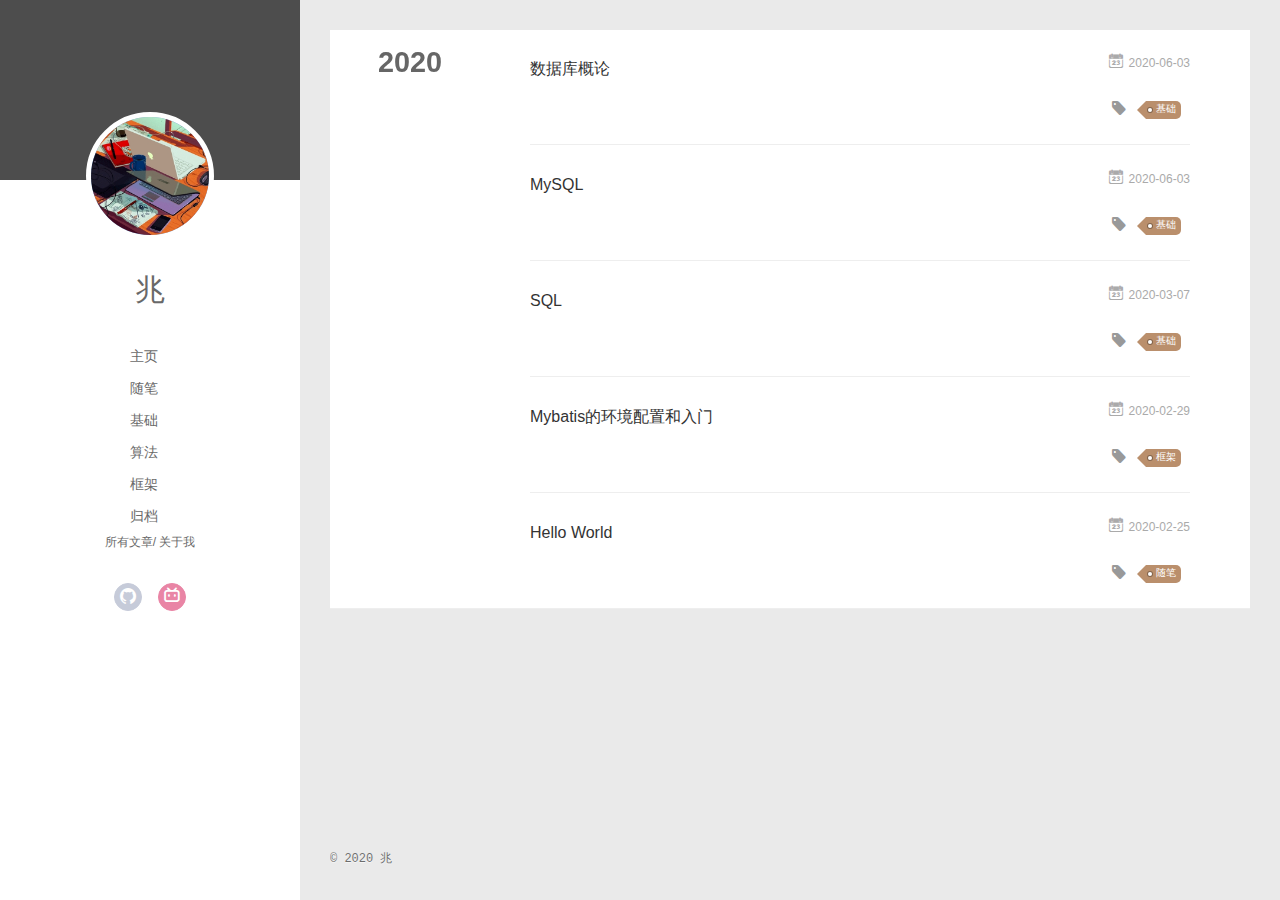
<file: archives/2020/index.html>
<!DOCTYPE html>
<html>
<head>
  <meta charset="utf-8">
  
  <meta name="renderer" content="webkit">
  <meta http-equiv="X-UA-Compatible" content="IE=edge" >
  <link rel="dns-prefetch" href="http://yoursite.com">
  <title>Archives: 2020 | Zhao_blog</title>
  <meta name="viewport" content="width=device-width, initial-scale=1, maximum-scale=1">
  <meta property="og:type" content="website">
<meta property="og:title" content="Zhao_blog">
<meta property="og:url" content="http://yoursite.com/archives/2020/index.html">
<meta property="og:site_name" content="Zhao_blog">
<meta property="og:locale" content="en_US">
<meta property="article:author" content="兆">
<meta name="twitter:card" content="summary">
  
    <link rel="alternative" href="/atom.xml" title="Zhao_blog" type="application/atom+xml">
  
  
    <link rel="icon" href="/assets/img/head.jpg">
  
  <link rel="stylesheet" type="text/css" href="/./main.0cf68a.css">
  <style type="text/css">
  
    #container.show {
      background: linear-gradient(200deg,#ccc,#000);
    }
  </style>
  

  

<meta name="generator" content="Hexo 4.2.0"></head>

<body>
  <div id="container" q-class="show:isCtnShow">
    <canvas id="anm-canvas" class="anm-canvas"></canvas>
    <div class="left-col" q-class="show:isShow">
      
<div class="overlay" style="background: #4d4d4d"></div>
<div class="intrude-less">
	<header id="header" class="inner">
		<a href="/" class="profilepic">
			<img src="/assets/img/head.jpg" class="js-avatar">
		</a>
		<hgroup>
		  <h1 class="header-author"><a href="/">兆</a></h1>
		</hgroup>
		

		<nav class="header-menu">
			<ul>
			
				<li><a href="/">主页</a></li>
	        
				<li><a href="/tags/%E9%9A%8F%E7%AC%94/">随笔</a></li>
	        
				<li><a href="/tags/%E5%9F%BA%E7%A1%80/">基础</a></li>
	        
				<li><a href="/tags/%E7%AE%97%E6%B3%95/">算法</a></li>
	        
				<li><a href="/tags/%E6%A1%86%E6%9E%B6/">框架</a></li>
	        
				<li><a href="/archives/index.html">归档</a></li>
	        
			</ul>
		</nav>
		<nav class="header-smart-menu">
    		
    			
    			<a q-on="click: openSlider(e, 'innerArchive')" href="javascript:void(0)">所有文章</a>
    			
            
    			
            
    			
    			<a q-on="click: openSlider(e, 'aboutme')" href="javascript:void(0)">关于我</a>
    			
            
		</nav>
		<nav class="header-nav">
			<div class="social">
				
					<a class="github" target="_blank" href="https://github.com/jiazhao8267" title="github"><i class="icon-github"></i></a>
		        
					<a class="bilibili" target="_blank" href="https://space.bilibili.com/45314910" title="bilibili"><i class="icon-bilibili"></i></a>
		        
			</div>
		</nav>
	</header>		
</div>

    </div>
    <div class="mid-col" q-class="show:isShow,hide:isShow|isFalse">
      
<nav id="mobile-nav">
  	<div class="overlay js-overlay" style="background: #4d4d4d"></div>
	<div class="btnctn js-mobile-btnctn">
  		<div class="slider-trigger list" q-on="click: openSlider(e)"><i class="icon icon-sort"></i></div>
	</div>
	<div class="intrude-less">
		<header id="header" class="inner">
			<div class="profilepic">
				<img src="/assets/img/head.jpg" class="js-avatar">
			</div>
			<hgroup>
			  <h1 class="header-author js-header-author">兆</h1>
			</hgroup>
			
			
			
				
			
				
			
				
			
				
			
				
			
				
			
			
			
			<nav class="header-nav">
				<div class="social">
					
						<a class="github" target="_blank" href="https://github.com/jiazhao8267" title="github"><i class="icon-github"></i></a>
			        
						<a class="bilibili" target="_blank" href="https://space.bilibili.com/45314910" title="bilibili"><i class="icon-bilibili"></i></a>
			        
				</div>
			</nav>

			<nav class="header-menu js-header-menu">
				<ul style="width: 70%">
				
				
					<li style="width: 16.666666666666668%"><a href="/">主页</a></li>
		        
					<li style="width: 16.666666666666668%"><a href="/tags/%E9%9A%8F%E7%AC%94/">随笔</a></li>
		        
					<li style="width: 16.666666666666668%"><a href="/tags/%E5%9F%BA%E7%A1%80/">基础</a></li>
		        
					<li style="width: 16.666666666666668%"><a href="/tags/%E7%AE%97%E6%B3%95/">算法</a></li>
		        
					<li style="width: 16.666666666666668%"><a href="/tags/%E6%A1%86%E6%9E%B6/">框架</a></li>
		        
					<li style="width: 16.666666666666668%"><a href="/archives/index.html">归档</a></li>
		        
				</ul>
			</nav>
		</header>				
	</div>
	<div class="mobile-mask" style="display:none" q-show="isShow"></div>
</nav>

      <div id="wrapper" class="body-wrap">
        <div class="menu-l">
          <div class="canvas-wrap">
            <canvas data-colors="#eaeaea" data-sectionHeight="100" data-contentId="js-content" id="myCanvas1" class="anm-canvas"></canvas>
          </div>
          <div id="js-content" class="content-ll">
            
  
  
    
    
      
      
      <section class="archives-wrap">
        <div class="archive-year-wrap">
          <a href="/archives/2020" class="archive-year">2020</a>
        </div>
        <div class="archives">
    
    <article class="archive-article archive-type-post">
  <div class="archive-article-inner">
    <header class="archive-article-header">
      	<div class="article-meta">
	      	<a href="/2020/06/03/%E6%95%B0%E6%8D%AE%E5%BA%93%E6%A6%82%E8%AE%BA/" class="archive-article-date">
  	<time datetime="2020-06-02T16:38:38.000Z" itemprop="datePublished"><i class="icon-calendar icon"></i>2020-06-03</time>
</a>
        </div>
    	 
  
    <h1 itemprop="name">
      <a class="archive-article-title" href="/2020/06/03/%E6%95%B0%E6%8D%AE%E5%BA%93%E6%A6%82%E8%AE%BA/">数据库概论</a>
    </h1>
  

        <div class="article-info info-on-right">
          
	<div class="article-tag tagcloud">
		<i class="icon-price-tags icon"></i>
		<ul class="article-tag-list">
			 
        		<li class="article-tag-list-item">
        			<a href="javascript:void(0)" class="js-tag article-tag-list-link color3">基础</a>
        		</li>
      		
		</ul>
	</div>

          

        </div>
        <div class="clearfix"></div>
    </header>
  </div>
</article>
  
    
    
    <article class="archive-article archive-type-post">
  <div class="archive-article-inner">
    <header class="archive-article-header">
      	<div class="article-meta">
	      	<a href="/2020/06/03/MySQL/" class="archive-article-date">
  	<time datetime="2020-06-02T16:35:10.000Z" itemprop="datePublished"><i class="icon-calendar icon"></i>2020-06-03</time>
</a>
        </div>
    	 
  
    <h1 itemprop="name">
      <a class="archive-article-title" href="/2020/06/03/MySQL/">MySQL</a>
    </h1>
  

        <div class="article-info info-on-right">
          
	<div class="article-tag tagcloud">
		<i class="icon-price-tags icon"></i>
		<ul class="article-tag-list">
			 
        		<li class="article-tag-list-item">
        			<a href="javascript:void(0)" class="js-tag article-tag-list-link color3">基础</a>
        		</li>
      		
		</ul>
	</div>

          

        </div>
        <div class="clearfix"></div>
    </header>
  </div>
</article>
  
    
    
    <article class="archive-article archive-type-post">
  <div class="archive-article-inner">
    <header class="archive-article-header">
      	<div class="article-meta">
	      	<a href="/2020/03/07/SQL/" class="archive-article-date">
  	<time datetime="2020-03-06T16:26:37.000Z" itemprop="datePublished"><i class="icon-calendar icon"></i>2020-03-07</time>
</a>
        </div>
    	 
  
    <h1 itemprop="name">
      <a class="archive-article-title" href="/2020/03/07/SQL/">SQL</a>
    </h1>
  

        <div class="article-info info-on-right">
          
	<div class="article-tag tagcloud">
		<i class="icon-price-tags icon"></i>
		<ul class="article-tag-list">
			 
        		<li class="article-tag-list-item">
        			<a href="javascript:void(0)" class="js-tag article-tag-list-link color3">基础</a>
        		</li>
      		
		</ul>
	</div>

          

        </div>
        <div class="clearfix"></div>
    </header>
  </div>
</article>
  
    
    
    <article class="archive-article archive-type-post">
  <div class="archive-article-inner">
    <header class="archive-article-header">
      	<div class="article-meta">
	      	<a href="/2020/02/29/Mybatis%E7%9A%84%E7%8E%AF%E5%A2%83%E9%85%8D%E7%BD%AE%E5%92%8C%E5%85%A5%E9%97%A8/" class="archive-article-date">
  	<time datetime="2020-02-29T14:18:05.000Z" itemprop="datePublished"><i class="icon-calendar icon"></i>2020-02-29</time>
</a>
        </div>
    	 
  
    <h1 itemprop="name">
      <a class="archive-article-title" href="/2020/02/29/Mybatis%E7%9A%84%E7%8E%AF%E5%A2%83%E9%85%8D%E7%BD%AE%E5%92%8C%E5%85%A5%E9%97%A8/">Mybatis的环境配置和入门</a>
    </h1>
  

        <div class="article-info info-on-right">
          
	<div class="article-tag tagcloud">
		<i class="icon-price-tags icon"></i>
		<ul class="article-tag-list">
			 
        		<li class="article-tag-list-item">
        			<a href="javascript:void(0)" class="js-tag article-tag-list-link color3">框架</a>
        		</li>
      		
		</ul>
	</div>

          

        </div>
        <div class="clearfix"></div>
    </header>
  </div>
</article>
  
    
    
    <article class="archive-article archive-type-post">
  <div class="archive-article-inner">
    <header class="archive-article-header">
      	<div class="article-meta">
	      	<a href="/2020/02/25/hello-world/" class="archive-article-date">
  	<time datetime="2020-02-25T11:36:50.261Z" itemprop="datePublished"><i class="icon-calendar icon"></i>2020-02-25</time>
</a>
        </div>
    	 
  
    <h1 itemprop="name">
      <a class="archive-article-title" href="/2020/02/25/hello-world/">Hello World</a>
    </h1>
  

        <div class="article-info info-on-right">
          
	<div class="article-tag tagcloud">
		<i class="icon-price-tags icon"></i>
		<ul class="article-tag-list">
			 
        		<li class="article-tag-list-item">
        			<a href="javascript:void(0)" class="js-tag article-tag-list-link color3">随笔</a>
        		</li>
      		
		</ul>
	</div>

          

        </div>
        <div class="clearfix"></div>
    </header>
  </div>
</article>
  
  
    </div></section>
  

    


          </div>
        </div>
      </div>
      <footer id="footer">
  <div class="outer">
    <div id="footer-info">
    	<div class="footer-left">
    		&copy; 2020 兆
    	</div>
    </div>
  </div>
</footer>
<!--页面点击小红心-->
<script type="text/javascript" src="/love.js"></script>

    </div>
    <script>
	var yiliaConfig = {
		mathjax: false,
		isHome: false,
		isPost: false,
		isArchive: true,
		isTag: false,
		isCategory: false,
		open_in_new: false,
		toc_hide_index: true,
		root: "/",
		innerArchive: true,
		showTags: false
	}
</script>

<script>!function(t){function n(e){if(r[e])return r[e].exports;var i=r[e]={exports:{},id:e,loaded:!1};return t[e].call(i.exports,i,i.exports,n),i.loaded=!0,i.exports}var r={};n.m=t,n.c=r,n.p="./",n(0)}([function(t,n,r){r(195),t.exports=r(191)},function(t,n,r){var e=r(3),i=r(52),o=r(27),u=r(28),c=r(53),f="prototype",a=function(t,n,r){var s,l,h,v,p=t&a.F,d=t&a.G,y=t&a.S,g=t&a.P,b=t&a.B,m=d?e:y?e[n]||(e[n]={}):(e[n]||{})[f],x=d?i:i[n]||(i[n]={}),w=x[f]||(x[f]={});d&&(r=n);for(s in r)l=!p&&m&&void 0!==m[s],h=(l?m:r)[s],v=b&&l?c(h,e):g&&"function"==typeof h?c(Function.call,h):h,m&&u(m,s,h,t&a.U),x[s]!=h&&o(x,s,v),g&&w[s]!=h&&(w[s]=h)};e.core=i,a.F=1,a.G=2,a.S=4,a.P=8,a.B=16,a.W=32,a.U=64,a.R=128,t.exports=a},function(t,n,r){var e=r(6);t.exports=function(t){if(!e(t))throw TypeError(t+" is not an object!");return t}},function(t,n){var r=t.exports="undefined"!=typeof window&&window.Math==Math?window:"undefined"!=typeof self&&self.Math==Math?self:Function("return this")();"number"==typeof __g&&(__g=r)},function(t,n){t.exports=function(t){try{return!!t()}catch(t){return!0}}},function(t,n){var r=t.exports="undefined"!=typeof window&&window.Math==Math?window:"undefined"!=typeof self&&self.Math==Math?self:Function("return this")();"number"==typeof __g&&(__g=r)},function(t,n){t.exports=function(t){return"object"==typeof t?null!==t:"function"==typeof t}},function(t,n,r){var e=r(126)("wks"),i=r(76),o=r(3).Symbol,u="function"==typeof o;(t.exports=function(t){return e[t]||(e[t]=u&&o[t]||(u?o:i)("Symbol."+t))}).store=e},function(t,n){var r={}.hasOwnProperty;t.exports=function(t,n){return r.call(t,n)}},function(t,n,r){var e=r(94),i=r(33);t.exports=function(t){return e(i(t))}},function(t,n,r){t.exports=!r(4)(function(){return 7!=Object.defineProperty({},"a",{get:function(){return 7}}).a})},function(t,n,r){var e=r(2),i=r(167),o=r(50),u=Object.defineProperty;n.f=r(10)?Object.defineProperty:function(t,n,r){if(e(t),n=o(n,!0),e(r),i)try{return u(t,n,r)}catch(t){}if("get"in r||"set"in r)throw TypeError("Accessors not supported!");return"value"in r&&(t[n]=r.value),t}},function(t,n,r){t.exports=!r(18)(function(){return 7!=Object.defineProperty({},"a",{get:function(){return 7}}).a})},function(t,n,r){var e=r(14),i=r(22);t.exports=r(12)?function(t,n,r){return e.f(t,n,i(1,r))}:function(t,n,r){return t[n]=r,t}},function(t,n,r){var e=r(20),i=r(58),o=r(42),u=Object.defineProperty;n.f=r(12)?Object.defineProperty:function(t,n,r){if(e(t),n=o(n,!0),e(r),i)try{return u(t,n,r)}catch(t){}if("get"in r||"set"in r)throw TypeError("Accessors not supported!");return"value"in r&&(t[n]=r.value),t}},function(t,n,r){var e=r(40)("wks"),i=r(23),o=r(5).Symbol,u="function"==typeof o;(t.exports=function(t){return e[t]||(e[t]=u&&o[t]||(u?o:i)("Symbol."+t))}).store=e},function(t,n,r){var e=r(67),i=Math.min;t.exports=function(t){return t>0?i(e(t),9007199254740991):0}},function(t,n,r){var e=r(46);t.exports=function(t){return Object(e(t))}},function(t,n){t.exports=function(t){try{return!!t()}catch(t){return!0}}},function(t,n,r){var e=r(63),i=r(34);t.exports=Object.keys||function(t){return e(t,i)}},function(t,n,r){var e=r(21);t.exports=function(t){if(!e(t))throw TypeError(t+" is not an object!");return t}},function(t,n){t.exports=function(t){return"object"==typeof t?null!==t:"function"==typeof t}},function(t,n){t.exports=function(t,n){return{enumerable:!(1&t),configurable:!(2&t),writable:!(4&t),value:n}}},function(t,n){var r=0,e=Math.random();t.exports=function(t){return"Symbol(".concat(void 0===t?"":t,")_",(++r+e).toString(36))}},function(t,n){var r={}.hasOwnProperty;t.exports=function(t,n){return r.call(t,n)}},function(t,n){var r=t.exports={version:"2.4.0"};"number"==typeof __e&&(__e=r)},function(t,n){t.exports=function(t){if("function"!=typeof t)throw TypeError(t+" is not a function!");return t}},function(t,n,r){var e=r(11),i=r(66);t.exports=r(10)?function(t,n,r){return e.f(t,n,i(1,r))}:function(t,n,r){return t[n]=r,t}},function(t,n,r){var e=r(3),i=r(27),o=r(24),u=r(76)("src"),c="toString",f=Function[c],a=(""+f).split(c);r(52).inspectSource=function(t){return f.call(t)},(t.exports=function(t,n,r,c){var f="function"==typeof r;f&&(o(r,"name")||i(r,"name",n)),t[n]!==r&&(f&&(o(r,u)||i(r,u,t[n]?""+t[n]:a.join(String(n)))),t===e?t[n]=r:c?t[n]?t[n]=r:i(t,n,r):(delete t[n],i(t,n,r)))})(Function.prototype,c,function(){return"function"==typeof this&&this[u]||f.call(this)})},function(t,n,r){var e=r(1),i=r(4),o=r(46),u=function(t,n,r,e){var i=String(o(t)),u="<"+n;return""!==r&&(u+=" "+r+'="'+String(e).replace(/"/g,"&quot;")+'"'),u+">"+i+"</"+n+">"};t.exports=function(t,n){var r={};r[t]=n(u),e(e.P+e.F*i(function(){var n=""[t]('"');return n!==n.toLowerCase()||n.split('"').length>3}),"String",r)}},function(t,n,r){var e=r(115),i=r(46);t.exports=function(t){return e(i(t))}},function(t,n,r){var e=r(116),i=r(66),o=r(30),u=r(50),c=r(24),f=r(167),a=Object.getOwnPropertyDescriptor;n.f=r(10)?a:function(t,n){if(t=o(t),n=u(n,!0),f)try{return a(t,n)}catch(t){}if(c(t,n))return i(!e.f.call(t,n),t[n])}},function(t,n,r){var e=r(24),i=r(17),o=r(145)("IE_PROTO"),u=Object.prototype;t.exports=Object.getPrototypeOf||function(t){return t=i(t),e(t,o)?t[o]:"function"==typeof t.constructor&&t instanceof t.constructor?t.constructor.prototype:t instanceof Object?u:null}},function(t,n){t.exports=function(t){if(void 0==t)throw TypeError("Can't call method on  "+t);return t}},function(t,n){t.exports="constructor,hasOwnProperty,isPrototypeOf,propertyIsEnumerable,toLocaleString,toString,valueOf".split(",")},function(t,n){t.exports={}},function(t,n){t.exports=!0},function(t,n){n.f={}.propertyIsEnumerable},function(t,n,r){var e=r(14).f,i=r(8),o=r(15)("toStringTag");t.exports=function(t,n,r){t&&!i(t=r?t:t.prototype,o)&&e(t,o,{configurable:!0,value:n})}},function(t,n,r){var e=r(40)("keys"),i=r(23);t.exports=function(t){return e[t]||(e[t]=i(t))}},function(t,n,r){var e=r(5),i="__core-js_shared__",o=e[i]||(e[i]={});t.exports=function(t){return o[t]||(o[t]={})}},function(t,n){var r=Math.ceil,e=Math.floor;t.exports=function(t){return isNaN(t=+t)?0:(t>0?e:r)(t)}},function(t,n,r){var e=r(21);t.exports=function(t,n){if(!e(t))return t;var r,i;if(n&&"function"==typeof(r=t.toString)&&!e(i=r.call(t)))return i;if("function"==typeof(r=t.valueOf)&&!e(i=r.call(t)))return i;if(!n&&"function"==typeof(r=t.toString)&&!e(i=r.call(t)))return i;throw TypeError("Can't convert object to primitive value")}},function(t,n,r){var e=r(5),i=r(25),o=r(36),u=r(44),c=r(14).f;t.exports=function(t){var n=i.Symbol||(i.Symbol=o?{}:e.Symbol||{});"_"==t.charAt(0)||t in n||c(n,t,{value:u.f(t)})}},function(t,n,r){n.f=r(15)},function(t,n){var r={}.toString;t.exports=function(t){return r.call(t).slice(8,-1)}},function(t,n){t.exports=function(t){if(void 0==t)throw TypeError("Can't call method on  "+t);return t}},function(t,n,r){var e=r(4);t.exports=function(t,n){return!!t&&e(function(){n?t.call(null,function(){},1):t.call(null)})}},function(t,n,r){var e=r(53),i=r(115),o=r(17),u=r(16),c=r(203);t.exports=function(t,n){var r=1==t,f=2==t,a=3==t,s=4==t,l=6==t,h=5==t||l,v=n||c;return function(n,c,p){for(var d,y,g=o(n),b=i(g),m=e(c,p,3),x=u(b.length),w=0,S=r?v(n,x):f?v(n,0):void 0;x>w;w++)if((h||w in b)&&(d=b[w],y=m(d,w,g),t))if(r)S[w]=y;else if(y)switch(t){case 3:return!0;case 5:return d;case 6:return w;case 2:S.push(d)}else if(s)return!1;return l?-1:a||s?s:S}}},function(t,n,r){var e=r(1),i=r(52),o=r(4);t.exports=function(t,n){var r=(i.Object||{})[t]||Object[t],u={};u[t]=n(r),e(e.S+e.F*o(function(){r(1)}),"Object",u)}},function(t,n,r){var e=r(6);t.exports=function(t,n){if(!e(t))return t;var r,i;if(n&&"function"==typeof(r=t.toString)&&!e(i=r.call(t)))return i;if("function"==typeof(r=t.valueOf)&&!e(i=r.call(t)))return i;if(!n&&"function"==typeof(r=t.toString)&&!e(i=r.call(t)))return i;throw TypeError("Can't convert object to primitive value")}},function(t,n,r){var e=r(5),i=r(25),o=r(91),u=r(13),c="prototype",f=function(t,n,r){var a,s,l,h=t&f.F,v=t&f.G,p=t&f.S,d=t&f.P,y=t&f.B,g=t&f.W,b=v?i:i[n]||(i[n]={}),m=b[c],x=v?e:p?e[n]:(e[n]||{})[c];v&&(r=n);for(a in r)(s=!h&&x&&void 0!==x[a])&&a in b||(l=s?x[a]:r[a],b[a]=v&&"function"!=typeof x[a]?r[a]:y&&s?o(l,e):g&&x[a]==l?function(t){var n=function(n,r,e){if(this instanceof t){switch(arguments.length){case 0:return new t;case 1:return new t(n);case 2:return new t(n,r)}return new t(n,r,e)}return t.apply(this,arguments)};return n[c]=t[c],n}(l):d&&"function"==typeof l?o(Function.call,l):l,d&&((b.virtual||(b.virtual={}))[a]=l,t&f.R&&m&&!m[a]&&u(m,a,l)))};f.F=1,f.G=2,f.S=4,f.P=8,f.B=16,f.W=32,f.U=64,f.R=128,t.exports=f},function(t,n){var r=t.exports={version:"2.4.0"};"number"==typeof __e&&(__e=r)},function(t,n,r){var e=r(26);t.exports=function(t,n,r){if(e(t),void 0===n)return t;switch(r){case 1:return function(r){return t.call(n,r)};case 2:return function(r,e){return t.call(n,r,e)};case 3:return function(r,e,i){return t.call(n,r,e,i)}}return function(){return t.apply(n,arguments)}}},function(t,n,r){var e=r(183),i=r(1),o=r(126)("metadata"),u=o.store||(o.store=new(r(186))),c=function(t,n,r){var i=u.get(t);if(!i){if(!r)return;u.set(t,i=new e)}var o=i.get(n);if(!o){if(!r)return;i.set(n,o=new e)}return o},f=function(t,n,r){var e=c(n,r,!1);return void 0!==e&&e.has(t)},a=function(t,n,r){var e=c(n,r,!1);return void 0===e?void 0:e.get(t)},s=function(t,n,r,e){c(r,e,!0).set(t,n)},l=function(t,n){var r=c(t,n,!1),e=[];return r&&r.forEach(function(t,n){e.push(n)}),e},h=function(t){return void 0===t||"symbol"==typeof t?t:String(t)},v=function(t){i(i.S,"Reflect",t)};t.exports={store:u,map:c,has:f,get:a,set:s,keys:l,key:h,exp:v}},function(t,n,r){"use strict";if(r(10)){var e=r(69),i=r(3),o=r(4),u=r(1),c=r(127),f=r(152),a=r(53),s=r(68),l=r(66),h=r(27),v=r(73),p=r(67),d=r(16),y=r(75),g=r(50),b=r(24),m=r(180),x=r(114),w=r(6),S=r(17),_=r(137),O=r(70),E=r(32),P=r(71).f,j=r(154),F=r(76),M=r(7),A=r(48),N=r(117),T=r(146),I=r(155),k=r(80),L=r(123),R=r(74),C=r(130),D=r(160),U=r(11),W=r(31),G=U.f,B=W.f,V=i.RangeError,z=i.TypeError,q=i.Uint8Array,K="ArrayBuffer",J="Shared"+K,Y="BYTES_PER_ELEMENT",H="prototype",$=Array[H],X=f.ArrayBuffer,Q=f.DataView,Z=A(0),tt=A(2),nt=A(3),rt=A(4),et=A(5),it=A(6),ot=N(!0),ut=N(!1),ct=I.values,ft=I.keys,at=I.entries,st=$.lastIndexOf,lt=$.reduce,ht=$.reduceRight,vt=$.join,pt=$.sort,dt=$.slice,yt=$.toString,gt=$.toLocaleString,bt=M("iterator"),mt=M("toStringTag"),xt=F("typed_constructor"),wt=F("def_constructor"),St=c.CONSTR,_t=c.TYPED,Ot=c.VIEW,Et="Wrong length!",Pt=A(1,function(t,n){return Tt(T(t,t[wt]),n)}),jt=o(function(){return 1===new q(new Uint16Array([1]).buffer)[0]}),Ft=!!q&&!!q[H].set&&o(function(){new q(1).set({})}),Mt=function(t,n){if(void 0===t)throw z(Et);var r=+t,e=d(t);if(n&&!m(r,e))throw V(Et);return e},At=function(t,n){var r=p(t);if(r<0||r%n)throw V("Wrong offset!");return r},Nt=function(t){if(w(t)&&_t in t)return t;throw z(t+" is not a typed array!")},Tt=function(t,n){if(!(w(t)&&xt in t))throw z("It is not a typed array constructor!");return new t(n)},It=function(t,n){return kt(T(t,t[wt]),n)},kt=function(t,n){for(var r=0,e=n.length,i=Tt(t,e);e>r;)i[r]=n[r++];return i},Lt=function(t,n,r){G(t,n,{get:function(){return this._d[r]}})},Rt=function(t){var n,r,e,i,o,u,c=S(t),f=arguments.length,s=f>1?arguments[1]:void 0,l=void 0!==s,h=j(c);if(void 0!=h&&!_(h)){for(u=h.call(c),e=[],n=0;!(o=u.next()).done;n++)e.push(o.value);c=e}for(l&&f>2&&(s=a(s,arguments[2],2)),n=0,r=d(c.length),i=Tt(this,r);r>n;n++)i[n]=l?s(c[n],n):c[n];return i},Ct=function(){for(var t=0,n=arguments.length,r=Tt(this,n);n>t;)r[t]=arguments[t++];return r},Dt=!!q&&o(function(){gt.call(new q(1))}),Ut=function(){return gt.apply(Dt?dt.call(Nt(this)):Nt(this),arguments)},Wt={copyWithin:function(t,n){return D.call(Nt(this),t,n,arguments.length>2?arguments[2]:void 0)},every:function(t){return rt(Nt(this),t,arguments.length>1?arguments[1]:void 0)},fill:function(t){return C.apply(Nt(this),arguments)},filter:function(t){return It(this,tt(Nt(this),t,arguments.length>1?arguments[1]:void 0))},find:function(t){return et(Nt(this),t,arguments.length>1?arguments[1]:void 0)},findIndex:function(t){return it(Nt(this),t,arguments.length>1?arguments[1]:void 0)},forEach:function(t){Z(Nt(this),t,arguments.length>1?arguments[1]:void 0)},indexOf:function(t){return ut(Nt(this),t,arguments.length>1?arguments[1]:void 0)},includes:function(t){return ot(Nt(this),t,arguments.length>1?arguments[1]:void 0)},join:function(t){return vt.apply(Nt(this),arguments)},lastIndexOf:function(t){return st.apply(Nt(this),arguments)},map:function(t){return Pt(Nt(this),t,arguments.length>1?arguments[1]:void 0)},reduce:function(t){return lt.apply(Nt(this),arguments)},reduceRight:function(t){return ht.apply(Nt(this),arguments)},reverse:function(){for(var t,n=this,r=Nt(n).length,e=Math.floor(r/2),i=0;i<e;)t=n[i],n[i++]=n[--r],n[r]=t;return n},some:function(t){return nt(Nt(this),t,arguments.length>1?arguments[1]:void 0)},sort:function(t){return pt.call(Nt(this),t)},subarray:function(t,n){var r=Nt(this),e=r.length,i=y(t,e);return new(T(r,r[wt]))(r.buffer,r.byteOffset+i*r.BYTES_PER_ELEMENT,d((void 0===n?e:y(n,e))-i))}},Gt=function(t,n){return It(this,dt.call(Nt(this),t,n))},Bt=function(t){Nt(this);var n=At(arguments[1],1),r=this.length,e=S(t),i=d(e.length),o=0;if(i+n>r)throw V(Et);for(;o<i;)this[n+o]=e[o++]},Vt={entries:function(){return at.call(Nt(this))},keys:function(){return ft.call(Nt(this))},values:function(){return ct.call(Nt(this))}},zt=function(t,n){return w(t)&&t[_t]&&"symbol"!=typeof n&&n in t&&String(+n)==String(n)},qt=function(t,n){return zt(t,n=g(n,!0))?l(2,t[n]):B(t,n)},Kt=function(t,n,r){return!(zt(t,n=g(n,!0))&&w(r)&&b(r,"value"))||b(r,"get")||b(r,"set")||r.configurable||b(r,"writable")&&!r.writable||b(r,"enumerable")&&!r.enumerable?G(t,n,r):(t[n]=r.value,t)};St||(W.f=qt,U.f=Kt),u(u.S+u.F*!St,"Object",{getOwnPropertyDescriptor:qt,defineProperty:Kt}),o(function(){yt.call({})})&&(yt=gt=function(){return vt.call(this)});var Jt=v({},Wt);v(Jt,Vt),h(Jt,bt,Vt.values),v(Jt,{slice:Gt,set:Bt,constructor:function(){},toString:yt,toLocaleString:Ut}),Lt(Jt,"buffer","b"),Lt(Jt,"byteOffset","o"),Lt(Jt,"byteLength","l"),Lt(Jt,"length","e"),G(Jt,mt,{get:function(){return this[_t]}}),t.exports=function(t,n,r,f){f=!!f;var a=t+(f?"Clamped":"")+"Array",l="Uint8Array"!=a,v="get"+t,p="set"+t,y=i[a],g=y||{},b=y&&E(y),m=!y||!c.ABV,S={},_=y&&y[H],j=function(t,r){var e=t._d;return e.v[v](r*n+e.o,jt)},F=function(t,r,e){var i=t._d;f&&(e=(e=Math.round(e))<0?0:e>255?255:255&e),i.v[p](r*n+i.o,e,jt)},M=function(t,n){G(t,n,{get:function(){return j(this,n)},set:function(t){return F(this,n,t)},enumerable:!0})};m?(y=r(function(t,r,e,i){s(t,y,a,"_d");var o,u,c,f,l=0,v=0;if(w(r)){if(!(r instanceof X||(f=x(r))==K||f==J))return _t in r?kt(y,r):Rt.call(y,r);o=r,v=At(e,n);var p=r.byteLength;if(void 0===i){if(p%n)throw V(Et);if((u=p-v)<0)throw V(Et)}else if((u=d(i)*n)+v>p)throw V(Et);c=u/n}else c=Mt(r,!0),u=c*n,o=new X(u);for(h(t,"_d",{b:o,o:v,l:u,e:c,v:new Q(o)});l<c;)M(t,l++)}),_=y[H]=O(Jt),h(_,"constructor",y)):L(function(t){new y(null),new y(t)},!0)||(y=r(function(t,r,e,i){s(t,y,a);var o;return w(r)?r instanceof X||(o=x(r))==K||o==J?void 0!==i?new g(r,At(e,n),i):void 0!==e?new g(r,At(e,n)):new g(r):_t in r?kt(y,r):Rt.call(y,r):new g(Mt(r,l))}),Z(b!==Function.prototype?P(g).concat(P(b)):P(g),function(t){t in y||h(y,t,g[t])}),y[H]=_,e||(_.constructor=y));var A=_[bt],N=!!A&&("values"==A.name||void 0==A.name),T=Vt.values;h(y,xt,!0),h(_,_t,a),h(_,Ot,!0),h(_,wt,y),(f?new y(1)[mt]==a:mt in _)||G(_,mt,{get:function(){return a}}),S[a]=y,u(u.G+u.W+u.F*(y!=g),S),u(u.S,a,{BYTES_PER_ELEMENT:n,from:Rt,of:Ct}),Y in _||h(_,Y,n),u(u.P,a,Wt),R(a),u(u.P+u.F*Ft,a,{set:Bt}),u(u.P+u.F*!N,a,Vt),u(u.P+u.F*(_.toString!=yt),a,{toString:yt}),u(u.P+u.F*o(function(){new y(1).slice()}),a,{slice:Gt}),u(u.P+u.F*(o(function(){return[1,2].toLocaleString()!=new y([1,2]).toLocaleString()})||!o(function(){_.toLocaleString.call([1,2])})),a,{toLocaleString:Ut}),k[a]=N?A:T,e||N||h(_,bt,T)}}else t.exports=function(){}},function(t,n){var r={}.toString;t.exports=function(t){return r.call(t).slice(8,-1)}},function(t,n,r){var e=r(21),i=r(5).document,o=e(i)&&e(i.createElement);t.exports=function(t){return o?i.createElement(t):{}}},function(t,n,r){t.exports=!r(12)&&!r(18)(function(){return 7!=Object.defineProperty(r(57)("div"),"a",{get:function(){return 7}}).a})},function(t,n,r){"use strict";var e=r(36),i=r(51),o=r(64),u=r(13),c=r(8),f=r(35),a=r(96),s=r(38),l=r(103),h=r(15)("iterator"),v=!([].keys&&"next"in[].keys()),p="keys",d="values",y=function(){return this};t.exports=function(t,n,r,g,b,m,x){a(r,n,g);var w,S,_,O=function(t){if(!v&&t in F)return F[t];switch(t){case p:case d:return function(){return new r(this,t)}}return function(){return new r(this,t)}},E=n+" Iterator",P=b==d,j=!1,F=t.prototype,M=F[h]||F["@@iterator"]||b&&F[b],A=M||O(b),N=b?P?O("entries"):A:void 0,T="Array"==n?F.entries||M:M;if(T&&(_=l(T.call(new t)))!==Object.prototype&&(s(_,E,!0),e||c(_,h)||u(_,h,y)),P&&M&&M.name!==d&&(j=!0,A=function(){return M.call(this)}),e&&!x||!v&&!j&&F[h]||u(F,h,A),f[n]=A,f[E]=y,b)if(w={values:P?A:O(d),keys:m?A:O(p),entries:N},x)for(S in w)S in F||o(F,S,w[S]);else i(i.P+i.F*(v||j),n,w);return w}},function(t,n,r){var e=r(20),i=r(100),o=r(34),u=r(39)("IE_PROTO"),c=function(){},f="prototype",a=function(){var t,n=r(57)("iframe"),e=o.length;for(n.style.display="none",r(93).appendChild(n),n.src="javascript:",t=n.contentWindow.document,t.open(),t.write("<script>document.F=Object<\/script>"),t.close(),a=t.F;e--;)delete a[f][o[e]];return a()};t.exports=Object.create||function(t,n){var r;return null!==t?(c[f]=e(t),r=new c,c[f]=null,r[u]=t):r=a(),void 0===n?r:i(r,n)}},function(t,n,r){var e=r(63),i=r(34).concat("length","prototype");n.f=Object.getOwnPropertyNames||function(t){return e(t,i)}},function(t,n){n.f=Object.getOwnPropertySymbols},function(t,n,r){var e=r(8),i=r(9),o=r(90)(!1),u=r(39)("IE_PROTO");t.exports=function(t,n){var r,c=i(t),f=0,a=[];for(r in c)r!=u&&e(c,r)&&a.push(r);for(;n.length>f;)e(c,r=n[f++])&&(~o(a,r)||a.push(r));return a}},function(t,n,r){t.exports=r(13)},function(t,n,r){var e=r(76)("meta"),i=r(6),o=r(24),u=r(11).f,c=0,f=Object.isExtensible||function(){return!0},a=!r(4)(function(){return f(Object.preventExtensions({}))}),s=function(t){u(t,e,{value:{i:"O"+ ++c,w:{}}})},l=function(t,n){if(!i(t))return"symbol"==typeof t?t:("string"==typeof t?"S":"P")+t;if(!o(t,e)){if(!f(t))return"F";if(!n)return"E";s(t)}return t[e].i},h=function(t,n){if(!o(t,e)){if(!f(t))return!0;if(!n)return!1;s(t)}return t[e].w},v=function(t){return a&&p.NEED&&f(t)&&!o(t,e)&&s(t),t},p=t.exports={KEY:e,NEED:!1,fastKey:l,getWeak:h,onFreeze:v}},function(t,n){t.exports=function(t,n){return{enumerable:!(1&t),configurable:!(2&t),writable:!(4&t),value:n}}},function(t,n){var r=Math.ceil,e=Math.floor;t.exports=function(t){return isNaN(t=+t)?0:(t>0?e:r)(t)}},function(t,n){t.exports=function(t,n,r,e){if(!(t instanceof n)||void 0!==e&&e in t)throw TypeError(r+": incorrect invocation!");return t}},function(t,n){t.exports=!1},function(t,n,r){var e=r(2),i=r(173),o=r(133),u=r(145)("IE_PROTO"),c=function(){},f="prototype",a=function(){var t,n=r(132)("iframe"),e=o.length;for(n.style.display="none",r(135).appendChild(n),n.src="javascript:",t=n.contentWindow.document,t.open(),t.write("<script>document.F=Object<\/script>"),t.close(),a=t.F;e--;)delete a[f][o[e]];return a()};t.exports=Object.create||function(t,n){var r;return null!==t?(c[f]=e(t),r=new c,c[f]=null,r[u]=t):r=a(),void 0===n?r:i(r,n)}},function(t,n,r){var e=r(175),i=r(133).concat("length","prototype");n.f=Object.getOwnPropertyNames||function(t){return e(t,i)}},function(t,n,r){var e=r(175),i=r(133);t.exports=Object.keys||function(t){return e(t,i)}},function(t,n,r){var e=r(28);t.exports=function(t,n,r){for(var i in n)e(t,i,n[i],r);return t}},function(t,n,r){"use strict";var e=r(3),i=r(11),o=r(10),u=r(7)("species");t.exports=function(t){var n=e[t];o&&n&&!n[u]&&i.f(n,u,{configurable:!0,get:function(){return this}})}},function(t,n,r){var e=r(67),i=Math.max,o=Math.min;t.exports=function(t,n){return t=e(t),t<0?i(t+n,0):o(t,n)}},function(t,n){var r=0,e=Math.random();t.exports=function(t){return"Symbol(".concat(void 0===t?"":t,")_",(++r+e).toString(36))}},function(t,n,r){var e=r(33);t.exports=function(t){return Object(e(t))}},function(t,n,r){var e=r(7)("unscopables"),i=Array.prototype;void 0==i[e]&&r(27)(i,e,{}),t.exports=function(t){i[e][t]=!0}},function(t,n,r){var e=r(53),i=r(169),o=r(137),u=r(2),c=r(16),f=r(154),a={},s={},n=t.exports=function(t,n,r,l,h){var v,p,d,y,g=h?function(){return t}:f(t),b=e(r,l,n?2:1),m=0;if("function"!=typeof g)throw TypeError(t+" is not iterable!");if(o(g)){for(v=c(t.length);v>m;m++)if((y=n?b(u(p=t[m])[0],p[1]):b(t[m]))===a||y===s)return y}else for(d=g.call(t);!(p=d.next()).done;)if((y=i(d,b,p.value,n))===a||y===s)return y};n.BREAK=a,n.RETURN=s},function(t,n){t.exports={}},function(t,n,r){var e=r(11).f,i=r(24),o=r(7)("toStringTag");t.exports=function(t,n,r){t&&!i(t=r?t:t.prototype,o)&&e(t,o,{configurable:!0,value:n})}},function(t,n,r){var e=r(1),i=r(46),o=r(4),u=r(150),c="["+u+"]",f="​",a=RegExp("^"+c+c+"*"),s=RegExp(c+c+"*$"),l=function(t,n,r){var i={},c=o(function(){return!!u[t]()||f[t]()!=f}),a=i[t]=c?n(h):u[t];r&&(i[r]=a),e(e.P+e.F*c,"String",i)},h=l.trim=function(t,n){return t=String(i(t)),1&n&&(t=t.replace(a,"")),2&n&&(t=t.replace(s,"")),t};t.exports=l},function(t,n,r){t.exports={default:r(86),__esModule:!0}},function(t,n,r){t.exports={default:r(87),__esModule:!0}},function(t,n,r){"use strict";function e(t){return t&&t.__esModule?t:{default:t}}n.__esModule=!0;var i=r(84),o=e(i),u=r(83),c=e(u),f="function"==typeof c.default&&"symbol"==typeof o.default?function(t){return typeof t}:function(t){return t&&"function"==typeof c.default&&t.constructor===c.default&&t!==c.default.prototype?"symbol":typeof t};n.default="function"==typeof c.default&&"symbol"===f(o.default)?function(t){return void 0===t?"undefined":f(t)}:function(t){return t&&"function"==typeof c.default&&t.constructor===c.default&&t!==c.default.prototype?"symbol":void 0===t?"undefined":f(t)}},function(t,n,r){r(110),r(108),r(111),r(112),t.exports=r(25).Symbol},function(t,n,r){r(109),r(113),t.exports=r(44).f("iterator")},function(t,n){t.exports=function(t){if("function"!=typeof t)throw TypeError(t+" is not a function!");return t}},function(t,n){t.exports=function(){}},function(t,n,r){var e=r(9),i=r(106),o=r(105);t.exports=function(t){return function(n,r,u){var c,f=e(n),a=i(f.length),s=o(u,a);if(t&&r!=r){for(;a>s;)if((c=f[s++])!=c)return!0}else for(;a>s;s++)if((t||s in f)&&f[s]===r)return t||s||0;return!t&&-1}}},function(t,n,r){var e=r(88);t.exports=function(t,n,r){if(e(t),void 0===n)return t;switch(r){case 1:return function(r){return t.call(n,r)};case 2:return function(r,e){return t.call(n,r,e)};case 3:return function(r,e,i){return t.call(n,r,e,i)}}return function(){return t.apply(n,arguments)}}},function(t,n,r){var e=r(19),i=r(62),o=r(37);t.exports=function(t){var n=e(t),r=i.f;if(r)for(var u,c=r(t),f=o.f,a=0;c.length>a;)f.call(t,u=c[a++])&&n.push(u);return n}},function(t,n,r){t.exports=r(5).document&&document.documentElement},function(t,n,r){var e=r(56);t.exports=Object("z").propertyIsEnumerable(0)?Object:function(t){return"String"==e(t)?t.split(""):Object(t)}},function(t,n,r){var e=r(56);t.exports=Array.isArray||function(t){return"Array"==e(t)}},function(t,n,r){"use strict";var e=r(60),i=r(22),o=r(38),u={};r(13)(u,r(15)("iterator"),function(){return this}),t.exports=function(t,n,r){t.prototype=e(u,{next:i(1,r)}),o(t,n+" Iterator")}},function(t,n){t.exports=function(t,n){return{value:n,done:!!t}}},function(t,n,r){var e=r(19),i=r(9);t.exports=function(t,n){for(var r,o=i(t),u=e(o),c=u.length,f=0;c>f;)if(o[r=u[f++]]===n)return r}},function(t,n,r){var e=r(23)("meta"),i=r(21),o=r(8),u=r(14).f,c=0,f=Object.isExtensible||function(){return!0},a=!r(18)(function(){return f(Object.preventExtensions({}))}),s=function(t){u(t,e,{value:{i:"O"+ ++c,w:{}}})},l=function(t,n){if(!i(t))return"symbol"==typeof t?t:("string"==typeof t?"S":"P")+t;if(!o(t,e)){if(!f(t))return"F";if(!n)return"E";s(t)}return t[e].i},h=function(t,n){if(!o(t,e)){if(!f(t))return!0;if(!n)return!1;s(t)}return t[e].w},v=function(t){return a&&p.NEED&&f(t)&&!o(t,e)&&s(t),t},p=t.exports={KEY:e,NEED:!1,fastKey:l,getWeak:h,onFreeze:v}},function(t,n,r){var e=r(14),i=r(20),o=r(19);t.exports=r(12)?Object.defineProperties:function(t,n){i(t);for(var r,u=o(n),c=u.length,f=0;c>f;)e.f(t,r=u[f++],n[r]);return t}},function(t,n,r){var e=r(37),i=r(22),o=r(9),u=r(42),c=r(8),f=r(58),a=Object.getOwnPropertyDescriptor;n.f=r(12)?a:function(t,n){if(t=o(t),n=u(n,!0),f)try{return a(t,n)}catch(t){}if(c(t,n))return i(!e.f.call(t,n),t[n])}},function(t,n,r){var e=r(9),i=r(61).f,o={}.toString,u="object"==typeof window&&window&&Object.getOwnPropertyNames?Object.getOwnPropertyNames(window):[],c=function(t){try{return i(t)}catch(t){return u.slice()}};t.exports.f=function(t){return u&&"[object Window]"==o.call(t)?c(t):i(e(t))}},function(t,n,r){var e=r(8),i=r(77),o=r(39)("IE_PROTO"),u=Object.prototype;t.exports=Object.getPrototypeOf||function(t){return t=i(t),e(t,o)?t[o]:"function"==typeof t.constructor&&t instanceof t.constructor?t.constructor.prototype:t instanceof Object?u:null}},function(t,n,r){var e=r(41),i=r(33);t.exports=function(t){return function(n,r){var o,u,c=String(i(n)),f=e(r),a=c.length;return f<0||f>=a?t?"":void 0:(o=c.charCodeAt(f),o<55296||o>56319||f+1===a||(u=c.charCodeAt(f+1))<56320||u>57343?t?c.charAt(f):o:t?c.slice(f,f+2):u-56320+(o-55296<<10)+65536)}}},function(t,n,r){var e=r(41),i=Math.max,o=Math.min;t.exports=function(t,n){return t=e(t),t<0?i(t+n,0):o(t,n)}},function(t,n,r){var e=r(41),i=Math.min;t.exports=function(t){return t>0?i(e(t),9007199254740991):0}},function(t,n,r){"use strict";var e=r(89),i=r(97),o=r(35),u=r(9);t.exports=r(59)(Array,"Array",function(t,n){this._t=u(t),this._i=0,this._k=n},function(){var t=this._t,n=this._k,r=this._i++;return!t||r>=t.length?(this._t=void 0,i(1)):"keys"==n?i(0,r):"values"==n?i(0,t[r]):i(0,[r,t[r]])},"values"),o.Arguments=o.Array,e("keys"),e("values"),e("entries")},function(t,n){},function(t,n,r){"use strict";var e=r(104)(!0);r(59)(String,"String",function(t){this._t=String(t),this._i=0},function(){var t,n=this._t,r=this._i;return r>=n.length?{value:void 0,done:!0}:(t=e(n,r),this._i+=t.length,{value:t,done:!1})})},function(t,n,r){"use strict";var e=r(5),i=r(8),o=r(12),u=r(51),c=r(64),f=r(99).KEY,a=r(18),s=r(40),l=r(38),h=r(23),v=r(15),p=r(44),d=r(43),y=r(98),g=r(92),b=r(95),m=r(20),x=r(9),w=r(42),S=r(22),_=r(60),O=r(102),E=r(101),P=r(14),j=r(19),F=E.f,M=P.f,A=O.f,N=e.Symbol,T=e.JSON,I=T&&T.stringify,k="prototype",L=v("_hidden"),R=v("toPrimitive"),C={}.propertyIsEnumerable,D=s("symbol-registry"),U=s("symbols"),W=s("op-symbols"),G=Object[k],B="function"==typeof N,V=e.QObject,z=!V||!V[k]||!V[k].findChild,q=o&&a(function(){return 7!=_(M({},"a",{get:function(){return M(this,"a",{value:7}).a}})).a})?function(t,n,r){var e=F(G,n);e&&delete G[n],M(t,n,r),e&&t!==G&&M(G,n,e)}:M,K=function(t){var n=U[t]=_(N[k]);return n._k=t,n},J=B&&"symbol"==typeof N.iterator?function(t){return"symbol"==typeof t}:function(t){return t instanceof N},Y=function(t,n,r){return t===G&&Y(W,n,r),m(t),n=w(n,!0),m(r),i(U,n)?(r.enumerable?(i(t,L)&&t[L][n]&&(t[L][n]=!1),r=_(r,{enumerable:S(0,!1)})):(i(t,L)||M(t,L,S(1,{})),t[L][n]=!0),q(t,n,r)):M(t,n,r)},H=function(t,n){m(t);for(var r,e=g(n=x(n)),i=0,o=e.length;o>i;)Y(t,r=e[i++],n[r]);return t},$=function(t,n){return void 0===n?_(t):H(_(t),n)},X=function(t){var n=C.call(this,t=w(t,!0));return!(this===G&&i(U,t)&&!i(W,t))&&(!(n||!i(this,t)||!i(U,t)||i(this,L)&&this[L][t])||n)},Q=function(t,n){if(t=x(t),n=w(n,!0),t!==G||!i(U,n)||i(W,n)){var r=F(t,n);return!r||!i(U,n)||i(t,L)&&t[L][n]||(r.enumerable=!0),r}},Z=function(t){for(var n,r=A(x(t)),e=[],o=0;r.length>o;)i(U,n=r[o++])||n==L||n==f||e.push(n);return e},tt=function(t){for(var n,r=t===G,e=A(r?W:x(t)),o=[],u=0;e.length>u;)!i(U,n=e[u++])||r&&!i(G,n)||o.push(U[n]);return o};B||(N=function(){if(this instanceof N)throw TypeError("Symbol is not a constructor!");var t=h(arguments.length>0?arguments[0]:void 0),n=function(r){this===G&&n.call(W,r),i(this,L)&&i(this[L],t)&&(this[L][t]=!1),q(this,t,S(1,r))};return o&&z&&q(G,t,{configurable:!0,set:n}),K(t)},c(N[k],"toString",function(){return this._k}),E.f=Q,P.f=Y,r(61).f=O.f=Z,r(37).f=X,r(62).f=tt,o&&!r(36)&&c(G,"propertyIsEnumerable",X,!0),p.f=function(t){return K(v(t))}),u(u.G+u.W+u.F*!B,{Symbol:N});for(var nt="hasInstance,isConcatSpreadable,iterator,match,replace,search,species,split,toPrimitive,toStringTag,unscopables".split(","),rt=0;nt.length>rt;)v(nt[rt++]);for(var nt=j(v.store),rt=0;nt.length>rt;)d(nt[rt++]);u(u.S+u.F*!B,"Symbol",{for:function(t){return i(D,t+="")?D[t]:D[t]=N(t)},keyFor:function(t){if(J(t))return y(D,t);throw TypeError(t+" is not a symbol!")},useSetter:function(){z=!0},useSimple:function(){z=!1}}),u(u.S+u.F*!B,"Object",{create:$,defineProperty:Y,defineProperties:H,getOwnPropertyDescriptor:Q,getOwnPropertyNames:Z,getOwnPropertySymbols:tt}),T&&u(u.S+u.F*(!B||a(function(){var t=N();return"[null]"!=I([t])||"{}"!=I({a:t})||"{}"!=I(Object(t))})),"JSON",{stringify:function(t){if(void 0!==t&&!J(t)){for(var n,r,e=[t],i=1;arguments.length>i;)e.push(arguments[i++]);return n=e[1],"function"==typeof n&&(r=n),!r&&b(n)||(n=function(t,n){if(r&&(n=r.call(this,t,n)),!J(n))return n}),e[1]=n,I.apply(T,e)}}}),N[k][R]||r(13)(N[k],R,N[k].valueOf),l(N,"Symbol"),l(Math,"Math",!0),l(e.JSON,"JSON",!0)},function(t,n,r){r(43)("asyncIterator")},function(t,n,r){r(43)("observable")},function(t,n,r){r(107);for(var e=r(5),i=r(13),o=r(35),u=r(15)("toStringTag"),c=["NodeList","DOMTokenList","MediaList","StyleSheetList","CSSRuleList"],f=0;f<5;f++){var a=c[f],s=e[a],l=s&&s.prototype;l&&!l[u]&&i(l,u,a),o[a]=o.Array}},function(t,n,r){var e=r(45),i=r(7)("toStringTag"),o="Arguments"==e(function(){return arguments}()),u=function(t,n){try{return t[n]}catch(t){}};t.exports=function(t){var n,r,c;return void 0===t?"Undefined":null===t?"Null":"string"==typeof(r=u(n=Object(t),i))?r:o?e(n):"Object"==(c=e(n))&&"function"==typeof n.callee?"Arguments":c}},function(t,n,r){var e=r(45);t.exports=Object("z").propertyIsEnumerable(0)?Object:function(t){return"String"==e(t)?t.split(""):Object(t)}},function(t,n){n.f={}.propertyIsEnumerable},function(t,n,r){var e=r(30),i=r(16),o=r(75);t.exports=function(t){return function(n,r,u){var c,f=e(n),a=i(f.length),s=o(u,a);if(t&&r!=r){for(;a>s;)if((c=f[s++])!=c)return!0}else for(;a>s;s++)if((t||s in f)&&f[s]===r)return t||s||0;return!t&&-1}}},function(t,n,r){"use strict";var e=r(3),i=r(1),o=r(28),u=r(73),c=r(65),f=r(79),a=r(68),s=r(6),l=r(4),h=r(123),v=r(81),p=r(136);t.exports=function(t,n,r,d,y,g){var b=e[t],m=b,x=y?"set":"add",w=m&&m.prototype,S={},_=function(t){var n=w[t];o(w,t,"delete"==t?function(t){return!(g&&!s(t))&&n.call(this,0===t?0:t)}:"has"==t?function(t){return!(g&&!s(t))&&n.call(this,0===t?0:t)}:"get"==t?function(t){return g&&!s(t)?void 0:n.call(this,0===t?0:t)}:"add"==t?function(t){return n.call(this,0===t?0:t),this}:function(t,r){return n.call(this,0===t?0:t,r),this})};if("function"==typeof m&&(g||w.forEach&&!l(function(){(new m).entries().next()}))){var O=new m,E=O[x](g?{}:-0,1)!=O,P=l(function(){O.has(1)}),j=h(function(t){new m(t)}),F=!g&&l(function(){for(var t=new m,n=5;n--;)t[x](n,n);return!t.has(-0)});j||(m=n(function(n,r){a(n,m,t);var e=p(new b,n,m);return void 0!=r&&f(r,y,e[x],e),e}),m.prototype=w,w.constructor=m),(P||F)&&(_("delete"),_("has"),y&&_("get")),(F||E)&&_(x),g&&w.clear&&delete w.clear}else m=d.getConstructor(n,t,y,x),u(m.prototype,r),c.NEED=!0;return v(m,t),S[t]=m,i(i.G+i.W+i.F*(m!=b),S),g||d.setStrong(m,t,y),m}},function(t,n,r){"use strict";var e=r(27),i=r(28),o=r(4),u=r(46),c=r(7);t.exports=function(t,n,r){var f=c(t),a=r(u,f,""[t]),s=a[0],l=a[1];o(function(){var n={};return n[f]=function(){return 7},7!=""[t](n)})&&(i(String.prototype,t,s),e(RegExp.prototype,f,2==n?function(t,n){return l.call(t,this,n)}:function(t){return l.call(t,this)}))}
},function(t,n,r){"use strict";var e=r(2);t.exports=function(){var t=e(this),n="";return t.global&&(n+="g"),t.ignoreCase&&(n+="i"),t.multiline&&(n+="m"),t.unicode&&(n+="u"),t.sticky&&(n+="y"),n}},function(t,n){t.exports=function(t,n,r){var e=void 0===r;switch(n.length){case 0:return e?t():t.call(r);case 1:return e?t(n[0]):t.call(r,n[0]);case 2:return e?t(n[0],n[1]):t.call(r,n[0],n[1]);case 3:return e?t(n[0],n[1],n[2]):t.call(r,n[0],n[1],n[2]);case 4:return e?t(n[0],n[1],n[2],n[3]):t.call(r,n[0],n[1],n[2],n[3])}return t.apply(r,n)}},function(t,n,r){var e=r(6),i=r(45),o=r(7)("match");t.exports=function(t){var n;return e(t)&&(void 0!==(n=t[o])?!!n:"RegExp"==i(t))}},function(t,n,r){var e=r(7)("iterator"),i=!1;try{var o=[7][e]();o.return=function(){i=!0},Array.from(o,function(){throw 2})}catch(t){}t.exports=function(t,n){if(!n&&!i)return!1;var r=!1;try{var o=[7],u=o[e]();u.next=function(){return{done:r=!0}},o[e]=function(){return u},t(o)}catch(t){}return r}},function(t,n,r){t.exports=r(69)||!r(4)(function(){var t=Math.random();__defineSetter__.call(null,t,function(){}),delete r(3)[t]})},function(t,n){n.f=Object.getOwnPropertySymbols},function(t,n,r){var e=r(3),i="__core-js_shared__",o=e[i]||(e[i]={});t.exports=function(t){return o[t]||(o[t]={})}},function(t,n,r){for(var e,i=r(3),o=r(27),u=r(76),c=u("typed_array"),f=u("view"),a=!(!i.ArrayBuffer||!i.DataView),s=a,l=0,h="Int8Array,Uint8Array,Uint8ClampedArray,Int16Array,Uint16Array,Int32Array,Uint32Array,Float32Array,Float64Array".split(",");l<9;)(e=i[h[l++]])?(o(e.prototype,c,!0),o(e.prototype,f,!0)):s=!1;t.exports={ABV:a,CONSTR:s,TYPED:c,VIEW:f}},function(t,n){"use strict";var r={versions:function(){var t=window.navigator.userAgent;return{trident:t.indexOf("Trident")>-1,presto:t.indexOf("Presto")>-1,webKit:t.indexOf("AppleWebKit")>-1,gecko:t.indexOf("Gecko")>-1&&-1==t.indexOf("KHTML"),mobile:!!t.match(/AppleWebKit.*Mobile.*/),ios:!!t.match(/\(i[^;]+;( U;)? CPU.+Mac OS X/),android:t.indexOf("Android")>-1||t.indexOf("Linux")>-1,iPhone:t.indexOf("iPhone")>-1||t.indexOf("Mac")>-1,iPad:t.indexOf("iPad")>-1,webApp:-1==t.indexOf("Safari"),weixin:-1==t.indexOf("MicroMessenger")}}()};t.exports=r},function(t,n,r){"use strict";var e=r(85),i=function(t){return t&&t.__esModule?t:{default:t}}(e),o=function(){function t(t,n,e){return n||e?String.fromCharCode(n||e):r[t]||t}function n(t){return e[t]}var r={"&quot;":'"',"&lt;":"<","&gt;":">","&amp;":"&","&nbsp;":" "},e={};for(var u in r)e[r[u]]=u;return r["&apos;"]="'",e["'"]="&#39;",{encode:function(t){return t?(""+t).replace(/['<> "&]/g,n).replace(/\r?\n/g,"<br/>").replace(/\s/g,"&nbsp;"):""},decode:function(n){return n?(""+n).replace(/<br\s*\/?>/gi,"\n").replace(/&quot;|&lt;|&gt;|&amp;|&nbsp;|&apos;|&#(\d+);|&#(\d+)/g,t).replace(/\u00a0/g," "):""},encodeBase16:function(t){if(!t)return t;t+="";for(var n=[],r=0,e=t.length;e>r;r++)n.push(t.charCodeAt(r).toString(16).toUpperCase());return n.join("")},encodeBase16forJSON:function(t){if(!t)return t;t=t.replace(/[\u4E00-\u9FBF]/gi,function(t){return escape(t).replace("%u","\\u")});for(var n=[],r=0,e=t.length;e>r;r++)n.push(t.charCodeAt(r).toString(16).toUpperCase());return n.join("")},decodeBase16:function(t){if(!t)return t;t+="";for(var n=[],r=0,e=t.length;e>r;r+=2)n.push(String.fromCharCode("0x"+t.slice(r,r+2)));return n.join("")},encodeObject:function(t){if(t instanceof Array)for(var n=0,r=t.length;r>n;n++)t[n]=o.encodeObject(t[n]);else if("object"==(void 0===t?"undefined":(0,i.default)(t)))for(var e in t)t[e]=o.encodeObject(t[e]);else if("string"==typeof t)return o.encode(t);return t},loadScript:function(t){var n=document.createElement("script");document.getElementsByTagName("body")[0].appendChild(n),n.setAttribute("src",t)},addLoadEvent:function(t){var n=window.onload;"function"!=typeof window.onload?window.onload=t:window.onload=function(){n(),t()}}}}();t.exports=o},function(t,n,r){"use strict";var e=r(17),i=r(75),o=r(16);t.exports=function(t){for(var n=e(this),r=o(n.length),u=arguments.length,c=i(u>1?arguments[1]:void 0,r),f=u>2?arguments[2]:void 0,a=void 0===f?r:i(f,r);a>c;)n[c++]=t;return n}},function(t,n,r){"use strict";var e=r(11),i=r(66);t.exports=function(t,n,r){n in t?e.f(t,n,i(0,r)):t[n]=r}},function(t,n,r){var e=r(6),i=r(3).document,o=e(i)&&e(i.createElement);t.exports=function(t){return o?i.createElement(t):{}}},function(t,n){t.exports="constructor,hasOwnProperty,isPrototypeOf,propertyIsEnumerable,toLocaleString,toString,valueOf".split(",")},function(t,n,r){var e=r(7)("match");t.exports=function(t){var n=/./;try{"/./"[t](n)}catch(r){try{return n[e]=!1,!"/./"[t](n)}catch(t){}}return!0}},function(t,n,r){t.exports=r(3).document&&document.documentElement},function(t,n,r){var e=r(6),i=r(144).set;t.exports=function(t,n,r){var o,u=n.constructor;return u!==r&&"function"==typeof u&&(o=u.prototype)!==r.prototype&&e(o)&&i&&i(t,o),t}},function(t,n,r){var e=r(80),i=r(7)("iterator"),o=Array.prototype;t.exports=function(t){return void 0!==t&&(e.Array===t||o[i]===t)}},function(t,n,r){var e=r(45);t.exports=Array.isArray||function(t){return"Array"==e(t)}},function(t,n,r){"use strict";var e=r(70),i=r(66),o=r(81),u={};r(27)(u,r(7)("iterator"),function(){return this}),t.exports=function(t,n,r){t.prototype=e(u,{next:i(1,r)}),o(t,n+" Iterator")}},function(t,n,r){"use strict";var e=r(69),i=r(1),o=r(28),u=r(27),c=r(24),f=r(80),a=r(139),s=r(81),l=r(32),h=r(7)("iterator"),v=!([].keys&&"next"in[].keys()),p="keys",d="values",y=function(){return this};t.exports=function(t,n,r,g,b,m,x){a(r,n,g);var w,S,_,O=function(t){if(!v&&t in F)return F[t];switch(t){case p:case d:return function(){return new r(this,t)}}return function(){return new r(this,t)}},E=n+" Iterator",P=b==d,j=!1,F=t.prototype,M=F[h]||F["@@iterator"]||b&&F[b],A=M||O(b),N=b?P?O("entries"):A:void 0,T="Array"==n?F.entries||M:M;if(T&&(_=l(T.call(new t)))!==Object.prototype&&(s(_,E,!0),e||c(_,h)||u(_,h,y)),P&&M&&M.name!==d&&(j=!0,A=function(){return M.call(this)}),e&&!x||!v&&!j&&F[h]||u(F,h,A),f[n]=A,f[E]=y,b)if(w={values:P?A:O(d),keys:m?A:O(p),entries:N},x)for(S in w)S in F||o(F,S,w[S]);else i(i.P+i.F*(v||j),n,w);return w}},function(t,n){var r=Math.expm1;t.exports=!r||r(10)>22025.465794806718||r(10)<22025.465794806718||-2e-17!=r(-2e-17)?function(t){return 0==(t=+t)?t:t>-1e-6&&t<1e-6?t+t*t/2:Math.exp(t)-1}:r},function(t,n){t.exports=Math.sign||function(t){return 0==(t=+t)||t!=t?t:t<0?-1:1}},function(t,n,r){var e=r(3),i=r(151).set,o=e.MutationObserver||e.WebKitMutationObserver,u=e.process,c=e.Promise,f="process"==r(45)(u);t.exports=function(){var t,n,r,a=function(){var e,i;for(f&&(e=u.domain)&&e.exit();t;){i=t.fn,t=t.next;try{i()}catch(e){throw t?r():n=void 0,e}}n=void 0,e&&e.enter()};if(f)r=function(){u.nextTick(a)};else if(o){var s=!0,l=document.createTextNode("");new o(a).observe(l,{characterData:!0}),r=function(){l.data=s=!s}}else if(c&&c.resolve){var h=c.resolve();r=function(){h.then(a)}}else r=function(){i.call(e,a)};return function(e){var i={fn:e,next:void 0};n&&(n.next=i),t||(t=i,r()),n=i}}},function(t,n,r){var e=r(6),i=r(2),o=function(t,n){if(i(t),!e(n)&&null!==n)throw TypeError(n+": can't set as prototype!")};t.exports={set:Object.setPrototypeOf||("__proto__"in{}?function(t,n,e){try{e=r(53)(Function.call,r(31).f(Object.prototype,"__proto__").set,2),e(t,[]),n=!(t instanceof Array)}catch(t){n=!0}return function(t,r){return o(t,r),n?t.__proto__=r:e(t,r),t}}({},!1):void 0),check:o}},function(t,n,r){var e=r(126)("keys"),i=r(76);t.exports=function(t){return e[t]||(e[t]=i(t))}},function(t,n,r){var e=r(2),i=r(26),o=r(7)("species");t.exports=function(t,n){var r,u=e(t).constructor;return void 0===u||void 0==(r=e(u)[o])?n:i(r)}},function(t,n,r){var e=r(67),i=r(46);t.exports=function(t){return function(n,r){var o,u,c=String(i(n)),f=e(r),a=c.length;return f<0||f>=a?t?"":void 0:(o=c.charCodeAt(f),o<55296||o>56319||f+1===a||(u=c.charCodeAt(f+1))<56320||u>57343?t?c.charAt(f):o:t?c.slice(f,f+2):u-56320+(o-55296<<10)+65536)}}},function(t,n,r){var e=r(122),i=r(46);t.exports=function(t,n,r){if(e(n))throw TypeError("String#"+r+" doesn't accept regex!");return String(i(t))}},function(t,n,r){"use strict";var e=r(67),i=r(46);t.exports=function(t){var n=String(i(this)),r="",o=e(t);if(o<0||o==1/0)throw RangeError("Count can't be negative");for(;o>0;(o>>>=1)&&(n+=n))1&o&&(r+=n);return r}},function(t,n){t.exports="\t\n\v\f\r   ᠎             　\u2028\u2029\ufeff"},function(t,n,r){var e,i,o,u=r(53),c=r(121),f=r(135),a=r(132),s=r(3),l=s.process,h=s.setImmediate,v=s.clearImmediate,p=s.MessageChannel,d=0,y={},g="onreadystatechange",b=function(){var t=+this;if(y.hasOwnProperty(t)){var n=y[t];delete y[t],n()}},m=function(t){b.call(t.data)};h&&v||(h=function(t){for(var n=[],r=1;arguments.length>r;)n.push(arguments[r++]);return y[++d]=function(){c("function"==typeof t?t:Function(t),n)},e(d),d},v=function(t){delete y[t]},"process"==r(45)(l)?e=function(t){l.nextTick(u(b,t,1))}:p?(i=new p,o=i.port2,i.port1.onmessage=m,e=u(o.postMessage,o,1)):s.addEventListener&&"function"==typeof postMessage&&!s.importScripts?(e=function(t){s.postMessage(t+"","*")},s.addEventListener("message",m,!1)):e=g in a("script")?function(t){f.appendChild(a("script"))[g]=function(){f.removeChild(this),b.call(t)}}:function(t){setTimeout(u(b,t,1),0)}),t.exports={set:h,clear:v}},function(t,n,r){"use strict";var e=r(3),i=r(10),o=r(69),u=r(127),c=r(27),f=r(73),a=r(4),s=r(68),l=r(67),h=r(16),v=r(71).f,p=r(11).f,d=r(130),y=r(81),g="ArrayBuffer",b="DataView",m="prototype",x="Wrong length!",w="Wrong index!",S=e[g],_=e[b],O=e.Math,E=e.RangeError,P=e.Infinity,j=S,F=O.abs,M=O.pow,A=O.floor,N=O.log,T=O.LN2,I="buffer",k="byteLength",L="byteOffset",R=i?"_b":I,C=i?"_l":k,D=i?"_o":L,U=function(t,n,r){var e,i,o,u=Array(r),c=8*r-n-1,f=(1<<c)-1,a=f>>1,s=23===n?M(2,-24)-M(2,-77):0,l=0,h=t<0||0===t&&1/t<0?1:0;for(t=F(t),t!=t||t===P?(i=t!=t?1:0,e=f):(e=A(N(t)/T),t*(o=M(2,-e))<1&&(e--,o*=2),t+=e+a>=1?s/o:s*M(2,1-a),t*o>=2&&(e++,o/=2),e+a>=f?(i=0,e=f):e+a>=1?(i=(t*o-1)*M(2,n),e+=a):(i=t*M(2,a-1)*M(2,n),e=0));n>=8;u[l++]=255&i,i/=256,n-=8);for(e=e<<n|i,c+=n;c>0;u[l++]=255&e,e/=256,c-=8);return u[--l]|=128*h,u},W=function(t,n,r){var e,i=8*r-n-1,o=(1<<i)-1,u=o>>1,c=i-7,f=r-1,a=t[f--],s=127&a;for(a>>=7;c>0;s=256*s+t[f],f--,c-=8);for(e=s&(1<<-c)-1,s>>=-c,c+=n;c>0;e=256*e+t[f],f--,c-=8);if(0===s)s=1-u;else{if(s===o)return e?NaN:a?-P:P;e+=M(2,n),s-=u}return(a?-1:1)*e*M(2,s-n)},G=function(t){return t[3]<<24|t[2]<<16|t[1]<<8|t[0]},B=function(t){return[255&t]},V=function(t){return[255&t,t>>8&255]},z=function(t){return[255&t,t>>8&255,t>>16&255,t>>24&255]},q=function(t){return U(t,52,8)},K=function(t){return U(t,23,4)},J=function(t,n,r){p(t[m],n,{get:function(){return this[r]}})},Y=function(t,n,r,e){var i=+r,o=l(i);if(i!=o||o<0||o+n>t[C])throw E(w);var u=t[R]._b,c=o+t[D],f=u.slice(c,c+n);return e?f:f.reverse()},H=function(t,n,r,e,i,o){var u=+r,c=l(u);if(u!=c||c<0||c+n>t[C])throw E(w);for(var f=t[R]._b,a=c+t[D],s=e(+i),h=0;h<n;h++)f[a+h]=s[o?h:n-h-1]},$=function(t,n){s(t,S,g);var r=+n,e=h(r);if(r!=e)throw E(x);return e};if(u.ABV){if(!a(function(){new S})||!a(function(){new S(.5)})){S=function(t){return new j($(this,t))};for(var X,Q=S[m]=j[m],Z=v(j),tt=0;Z.length>tt;)(X=Z[tt++])in S||c(S,X,j[X]);o||(Q.constructor=S)}var nt=new _(new S(2)),rt=_[m].setInt8;nt.setInt8(0,2147483648),nt.setInt8(1,2147483649),!nt.getInt8(0)&&nt.getInt8(1)||f(_[m],{setInt8:function(t,n){rt.call(this,t,n<<24>>24)},setUint8:function(t,n){rt.call(this,t,n<<24>>24)}},!0)}else S=function(t){var n=$(this,t);this._b=d.call(Array(n),0),this[C]=n},_=function(t,n,r){s(this,_,b),s(t,S,b);var e=t[C],i=l(n);if(i<0||i>e)throw E("Wrong offset!");if(r=void 0===r?e-i:h(r),i+r>e)throw E(x);this[R]=t,this[D]=i,this[C]=r},i&&(J(S,k,"_l"),J(_,I,"_b"),J(_,k,"_l"),J(_,L,"_o")),f(_[m],{getInt8:function(t){return Y(this,1,t)[0]<<24>>24},getUint8:function(t){return Y(this,1,t)[0]},getInt16:function(t){var n=Y(this,2,t,arguments[1]);return(n[1]<<8|n[0])<<16>>16},getUint16:function(t){var n=Y(this,2,t,arguments[1]);return n[1]<<8|n[0]},getInt32:function(t){return G(Y(this,4,t,arguments[1]))},getUint32:function(t){return G(Y(this,4,t,arguments[1]))>>>0},getFloat32:function(t){return W(Y(this,4,t,arguments[1]),23,4)},getFloat64:function(t){return W(Y(this,8,t,arguments[1]),52,8)},setInt8:function(t,n){H(this,1,t,B,n)},setUint8:function(t,n){H(this,1,t,B,n)},setInt16:function(t,n){H(this,2,t,V,n,arguments[2])},setUint16:function(t,n){H(this,2,t,V,n,arguments[2])},setInt32:function(t,n){H(this,4,t,z,n,arguments[2])},setUint32:function(t,n){H(this,4,t,z,n,arguments[2])},setFloat32:function(t,n){H(this,4,t,K,n,arguments[2])},setFloat64:function(t,n){H(this,8,t,q,n,arguments[2])}});y(S,g),y(_,b),c(_[m],u.VIEW,!0),n[g]=S,n[b]=_},function(t,n,r){var e=r(3),i=r(52),o=r(69),u=r(182),c=r(11).f;t.exports=function(t){var n=i.Symbol||(i.Symbol=o?{}:e.Symbol||{});"_"==t.charAt(0)||t in n||c(n,t,{value:u.f(t)})}},function(t,n,r){var e=r(114),i=r(7)("iterator"),o=r(80);t.exports=r(52).getIteratorMethod=function(t){if(void 0!=t)return t[i]||t["@@iterator"]||o[e(t)]}},function(t,n,r){"use strict";var e=r(78),i=r(170),o=r(80),u=r(30);t.exports=r(140)(Array,"Array",function(t,n){this._t=u(t),this._i=0,this._k=n},function(){var t=this._t,n=this._k,r=this._i++;return!t||r>=t.length?(this._t=void 0,i(1)):"keys"==n?i(0,r):"values"==n?i(0,t[r]):i(0,[r,t[r]])},"values"),o.Arguments=o.Array,e("keys"),e("values"),e("entries")},function(t,n){function r(t,n){t.classList?t.classList.add(n):t.className+=" "+n}t.exports=r},function(t,n){function r(t,n){if(t.classList)t.classList.remove(n);else{var r=new RegExp("(^|\\b)"+n.split(" ").join("|")+"(\\b|$)","gi");t.className=t.className.replace(r," ")}}t.exports=r},function(t,n){function r(){throw new Error("setTimeout has not been defined")}function e(){throw new Error("clearTimeout has not been defined")}function i(t){if(s===setTimeout)return setTimeout(t,0);if((s===r||!s)&&setTimeout)return s=setTimeout,setTimeout(t,0);try{return s(t,0)}catch(n){try{return s.call(null,t,0)}catch(n){return s.call(this,t,0)}}}function o(t){if(l===clearTimeout)return clearTimeout(t);if((l===e||!l)&&clearTimeout)return l=clearTimeout,clearTimeout(t);try{return l(t)}catch(n){try{return l.call(null,t)}catch(n){return l.call(this,t)}}}function u(){d&&v&&(d=!1,v.length?p=v.concat(p):y=-1,p.length&&c())}function c(){if(!d){var t=i(u);d=!0;for(var n=p.length;n;){for(v=p,p=[];++y<n;)v&&v[y].run();y=-1,n=p.length}v=null,d=!1,o(t)}}function f(t,n){this.fun=t,this.array=n}function a(){}var s,l,h=t.exports={};!function(){try{s="function"==typeof setTimeout?setTimeout:r}catch(t){s=r}try{l="function"==typeof clearTimeout?clearTimeout:e}catch(t){l=e}}();var v,p=[],d=!1,y=-1;h.nextTick=function(t){var n=new Array(arguments.length-1);if(arguments.length>1)for(var r=1;r<arguments.length;r++)n[r-1]=arguments[r];p.push(new f(t,n)),1!==p.length||d||i(c)},f.prototype.run=function(){this.fun.apply(null,this.array)},h.title="browser",h.browser=!0,h.env={},h.argv=[],h.version="",h.versions={},h.on=a,h.addListener=a,h.once=a,h.off=a,h.removeListener=a,h.removeAllListeners=a,h.emit=a,h.prependListener=a,h.prependOnceListener=a,h.listeners=function(t){return[]},h.binding=function(t){throw new Error("process.binding is not supported")},h.cwd=function(){return"/"},h.chdir=function(t){throw new Error("process.chdir is not supported")},h.umask=function(){return 0}},function(t,n,r){var e=r(45);t.exports=function(t,n){if("number"!=typeof t&&"Number"!=e(t))throw TypeError(n);return+t}},function(t,n,r){"use strict";var e=r(17),i=r(75),o=r(16);t.exports=[].copyWithin||function(t,n){var r=e(this),u=o(r.length),c=i(t,u),f=i(n,u),a=arguments.length>2?arguments[2]:void 0,s=Math.min((void 0===a?u:i(a,u))-f,u-c),l=1;for(f<c&&c<f+s&&(l=-1,f+=s-1,c+=s-1);s-- >0;)f in r?r[c]=r[f]:delete r[c],c+=l,f+=l;return r}},function(t,n,r){var e=r(79);t.exports=function(t,n){var r=[];return e(t,!1,r.push,r,n),r}},function(t,n,r){var e=r(26),i=r(17),o=r(115),u=r(16);t.exports=function(t,n,r,c,f){e(n);var a=i(t),s=o(a),l=u(a.length),h=f?l-1:0,v=f?-1:1;if(r<2)for(;;){if(h in s){c=s[h],h+=v;break}if(h+=v,f?h<0:l<=h)throw TypeError("Reduce of empty array with no initial value")}for(;f?h>=0:l>h;h+=v)h in s&&(c=n(c,s[h],h,a));return c}},function(t,n,r){"use strict";var e=r(26),i=r(6),o=r(121),u=[].slice,c={},f=function(t,n,r){if(!(n in c)){for(var e=[],i=0;i<n;i++)e[i]="a["+i+"]";c[n]=Function("F,a","return new F("+e.join(",")+")")}return c[n](t,r)};t.exports=Function.bind||function(t){var n=e(this),r=u.call(arguments,1),c=function(){var e=r.concat(u.call(arguments));return this instanceof c?f(n,e.length,e):o(n,e,t)};return i(n.prototype)&&(c.prototype=n.prototype),c}},function(t,n,r){"use strict";var e=r(11).f,i=r(70),o=r(73),u=r(53),c=r(68),f=r(46),a=r(79),s=r(140),l=r(170),h=r(74),v=r(10),p=r(65).fastKey,d=v?"_s":"size",y=function(t,n){var r,e=p(n);if("F"!==e)return t._i[e];for(r=t._f;r;r=r.n)if(r.k==n)return r};t.exports={getConstructor:function(t,n,r,s){var l=t(function(t,e){c(t,l,n,"_i"),t._i=i(null),t._f=void 0,t._l=void 0,t[d]=0,void 0!=e&&a(e,r,t[s],t)});return o(l.prototype,{clear:function(){for(var t=this,n=t._i,r=t._f;r;r=r.n)r.r=!0,r.p&&(r.p=r.p.n=void 0),delete n[r.i];t._f=t._l=void 0,t[d]=0},delete:function(t){var n=this,r=y(n,t);if(r){var e=r.n,i=r.p;delete n._i[r.i],r.r=!0,i&&(i.n=e),e&&(e.p=i),n._f==r&&(n._f=e),n._l==r&&(n._l=i),n[d]--}return!!r},forEach:function(t){c(this,l,"forEach");for(var n,r=u(t,arguments.length>1?arguments[1]:void 0,3);n=n?n.n:this._f;)for(r(n.v,n.k,this);n&&n.r;)n=n.p},has:function(t){return!!y(this,t)}}),v&&e(l.prototype,"size",{get:function(){return f(this[d])}}),l},def:function(t,n,r){var e,i,o=y(t,n);return o?o.v=r:(t._l=o={i:i=p(n,!0),k:n,v:r,p:e=t._l,n:void 0,r:!1},t._f||(t._f=o),e&&(e.n=o),t[d]++,"F"!==i&&(t._i[i]=o)),t},getEntry:y,setStrong:function(t,n,r){s(t,n,function(t,n){this._t=t,this._k=n,this._l=void 0},function(){for(var t=this,n=t._k,r=t._l;r&&r.r;)r=r.p;return t._t&&(t._l=r=r?r.n:t._t._f)?"keys"==n?l(0,r.k):"values"==n?l(0,r.v):l(0,[r.k,r.v]):(t._t=void 0,l(1))},r?"entries":"values",!r,!0),h(n)}}},function(t,n,r){var e=r(114),i=r(161);t.exports=function(t){return function(){if(e(this)!=t)throw TypeError(t+"#toJSON isn't generic");return i(this)}}},function(t,n,r){"use strict";var e=r(73),i=r(65).getWeak,o=r(2),u=r(6),c=r(68),f=r(79),a=r(48),s=r(24),l=a(5),h=a(6),v=0,p=function(t){return t._l||(t._l=new d)},d=function(){this.a=[]},y=function(t,n){return l(t.a,function(t){return t[0]===n})};d.prototype={get:function(t){var n=y(this,t);if(n)return n[1]},has:function(t){return!!y(this,t)},set:function(t,n){var r=y(this,t);r?r[1]=n:this.a.push([t,n])},delete:function(t){var n=h(this.a,function(n){return n[0]===t});return~n&&this.a.splice(n,1),!!~n}},t.exports={getConstructor:function(t,n,r,o){var a=t(function(t,e){c(t,a,n,"_i"),t._i=v++,t._l=void 0,void 0!=e&&f(e,r,t[o],t)});return e(a.prototype,{delete:function(t){if(!u(t))return!1;var n=i(t);return!0===n?p(this).delete(t):n&&s(n,this._i)&&delete n[this._i]},has:function(t){if(!u(t))return!1;var n=i(t);return!0===n?p(this).has(t):n&&s(n,this._i)}}),a},def:function(t,n,r){var e=i(o(n),!0);return!0===e?p(t).set(n,r):e[t._i]=r,t},ufstore:p}},function(t,n,r){t.exports=!r(10)&&!r(4)(function(){return 7!=Object.defineProperty(r(132)("div"),"a",{get:function(){return 7}}).a})},function(t,n,r){var e=r(6),i=Math.floor;t.exports=function(t){return!e(t)&&isFinite(t)&&i(t)===t}},function(t,n,r){var e=r(2);t.exports=function(t,n,r,i){try{return i?n(e(r)[0],r[1]):n(r)}catch(n){var o=t.return;throw void 0!==o&&e(o.call(t)),n}}},function(t,n){t.exports=function(t,n){return{value:n,done:!!t}}},function(t,n){t.exports=Math.log1p||function(t){return(t=+t)>-1e-8&&t<1e-8?t-t*t/2:Math.log(1+t)}},function(t,n,r){"use strict";var e=r(72),i=r(125),o=r(116),u=r(17),c=r(115),f=Object.assign;t.exports=!f||r(4)(function(){var t={},n={},r=Symbol(),e="abcdefghijklmnopqrst";return t[r]=7,e.split("").forEach(function(t){n[t]=t}),7!=f({},t)[r]||Object.keys(f({},n)).join("")!=e})?function(t,n){for(var r=u(t),f=arguments.length,a=1,s=i.f,l=o.f;f>a;)for(var h,v=c(arguments[a++]),p=s?e(v).concat(s(v)):e(v),d=p.length,y=0;d>y;)l.call(v,h=p[y++])&&(r[h]=v[h]);return r}:f},function(t,n,r){var e=r(11),i=r(2),o=r(72);t.exports=r(10)?Object.defineProperties:function(t,n){i(t);for(var r,u=o(n),c=u.length,f=0;c>f;)e.f(t,r=u[f++],n[r]);return t}},function(t,n,r){var e=r(30),i=r(71).f,o={}.toString,u="object"==typeof window&&window&&Object.getOwnPropertyNames?Object.getOwnPropertyNames(window):[],c=function(t){try{return i(t)}catch(t){return u.slice()}};t.exports.f=function(t){return u&&"[object Window]"==o.call(t)?c(t):i(e(t))}},function(t,n,r){var e=r(24),i=r(30),o=r(117)(!1),u=r(145)("IE_PROTO");t.exports=function(t,n){var r,c=i(t),f=0,a=[];for(r in c)r!=u&&e(c,r)&&a.push(r);for(;n.length>f;)e(c,r=n[f++])&&(~o(a,r)||a.push(r));return a}},function(t,n,r){var e=r(72),i=r(30),o=r(116).f;t.exports=function(t){return function(n){for(var r,u=i(n),c=e(u),f=c.length,a=0,s=[];f>a;)o.call(u,r=c[a++])&&s.push(t?[r,u[r]]:u[r]);return s}}},function(t,n,r){var e=r(71),i=r(125),o=r(2),u=r(3).Reflect;t.exports=u&&u.ownKeys||function(t){var n=e.f(o(t)),r=i.f;return r?n.concat(r(t)):n}},function(t,n,r){var e=r(3).parseFloat,i=r(82).trim;t.exports=1/e(r(150)+"-0")!=-1/0?function(t){var n=i(String(t),3),r=e(n);return 0===r&&"-"==n.charAt(0)?-0:r}:e},function(t,n,r){var e=r(3).parseInt,i=r(82).trim,o=r(150),u=/^[\-+]?0[xX]/;t.exports=8!==e(o+"08")||22!==e(o+"0x16")?function(t,n){var r=i(String(t),3);return e(r,n>>>0||(u.test(r)?16:10))}:e},function(t,n){t.exports=Object.is||function(t,n){return t===n?0!==t||1/t==1/n:t!=t&&n!=n}},function(t,n,r){var e=r(16),i=r(149),o=r(46);t.exports=function(t,n,r,u){var c=String(o(t)),f=c.length,a=void 0===r?" ":String(r),s=e(n);if(s<=f||""==a)return c;var l=s-f,h=i.call(a,Math.ceil(l/a.length));return h.length>l&&(h=h.slice(0,l)),u?h+c:c+h}},function(t,n,r){n.f=r(7)},function(t,n,r){"use strict";var e=r(164);t.exports=r(118)("Map",function(t){return function(){return t(this,arguments.length>0?arguments[0]:void 0)}},{get:function(t){var n=e.getEntry(this,t);return n&&n.v},set:function(t,n){return e.def(this,0===t?0:t,n)}},e,!0)},function(t,n,r){r(10)&&"g"!=/./g.flags&&r(11).f(RegExp.prototype,"flags",{configurable:!0,get:r(120)})},function(t,n,r){"use strict";var e=r(164);t.exports=r(118)("Set",function(t){return function(){return t(this,arguments.length>0?arguments[0]:void 0)}},{add:function(t){return e.def(this,t=0===t?0:t,t)}},e)},function(t,n,r){"use strict";var e,i=r(48)(0),o=r(28),u=r(65),c=r(172),f=r(166),a=r(6),s=u.getWeak,l=Object.isExtensible,h=f.ufstore,v={},p=function(t){return function(){return t(this,arguments.length>0?arguments[0]:void 0)}},d={get:function(t){if(a(t)){var n=s(t);return!0===n?h(this).get(t):n?n[this._i]:void 0}},set:function(t,n){return f.def(this,t,n)}},y=t.exports=r(118)("WeakMap",p,d,f,!0,!0);7!=(new y).set((Object.freeze||Object)(v),7).get(v)&&(e=f.getConstructor(p),c(e.prototype,d),u.NEED=!0,i(["delete","has","get","set"],function(t){var n=y.prototype,r=n[t];o(n,t,function(n,i){if(a(n)&&!l(n)){this._f||(this._f=new e);var o=this._f[t](n,i);return"set"==t?this:o}return r.call(this,n,i)})}))},,,,function(t,n){"use strict";function r(){var t=document.querySelector("#page-nav");if(t&&!document.querySelector("#page-nav .extend.prev")&&(t.innerHTML='<a class="extend prev disabled" rel="prev">&laquo; Prev</a>'+t.innerHTML),t&&!document.querySelector("#page-nav .extend.next")&&(t.innerHTML=t.innerHTML+'<a class="extend next disabled" rel="next">Next &raquo;</a>'),yiliaConfig&&yiliaConfig.open_in_new){document.querySelectorAll(".article-entry a:not(.article-more-a)").forEach(function(t){var n=t.getAttribute("target");n&&""!==n||t.setAttribute("target","_blank")})}if(yiliaConfig&&yiliaConfig.toc_hide_index){document.querySelectorAll(".toc-number").forEach(function(t){t.style.display="none"})}var n=document.querySelector("#js-aboutme");n&&0!==n.length&&(n.innerHTML=n.innerText)}t.exports={init:r}},function(t,n,r){"use strict";function e(t){return t&&t.__esModule?t:{default:t}}function i(t,n){var r=/\/|index.html/g;return t.replace(r,"")===n.replace(r,"")}function o(){for(var t=document.querySelectorAll(".js-header-menu li a"),n=window.location.pathname,r=0,e=t.length;r<e;r++){var o=t[r];i(n,o.getAttribute("href"))&&(0,h.default)(o,"active")}}function u(t){for(var n=t.offsetLeft,r=t.offsetParent;null!==r;)n+=r.offsetLeft,r=r.offsetParent;return n}function c(t){for(var n=t.offsetTop,r=t.offsetParent;null!==r;)n+=r.offsetTop,r=r.offsetParent;return n}function f(t,n,r,e,i){var o=u(t),f=c(t)-n;if(f-r<=i){var a=t.$newDom;a||(a=t.cloneNode(!0),(0,d.default)(t,a),t.$newDom=a,a.style.position="fixed",a.style.top=(r||f)+"px",a.style.left=o+"px",a.style.zIndex=e||2,a.style.width="100%",a.style.color="#fff"),a.style.visibility="visible",t.style.visibility="hidden"}else{t.style.visibility="visible";var s=t.$newDom;s&&(s.style.visibility="hidden")}}function a(){var t=document.querySelector(".js-overlay"),n=document.querySelector(".js-header-menu");f(t,document.body.scrollTop,-63,2,0),f(n,document.body.scrollTop,1,3,0)}function s(){document.querySelector("#container").addEventListener("scroll",function(t){a()}),window.addEventListener("scroll",function(t){a()}),a()}var l=r(156),h=e(l),v=r(157),p=(e(v),r(382)),d=e(p),y=r(128),g=e(y),b=r(190),m=e(b),x=r(129);(function(){g.default.versions.mobile&&window.screen.width<800&&(o(),s())})(),(0,x.addLoadEvent)(function(){m.default.init()}),t.exports={}},,,,function(t,n,r){(function(t){"use strict";function n(t,n,r){t[n]||Object[e](t,n,{writable:!0,configurable:!0,value:r})}if(r(381),r(391),r(198),t._babelPolyfill)throw new Error("only one instance of babel-polyfill is allowed");t._babelPolyfill=!0;var e="defineProperty";n(String.prototype,"padLeft","".padStart),n(String.prototype,"padRight","".padEnd),"pop,reverse,shift,keys,values,entries,indexOf,every,some,forEach,map,filter,find,findIndex,includes,join,slice,concat,push,splice,unshift,sort,lastIndexOf,reduce,reduceRight,copyWithin,fill".split(",").forEach(function(t){[][t]&&n(Array,t,Function.call.bind([][t]))})}).call(n,function(){return this}())},,,function(t,n,r){r(210),t.exports=r(52).RegExp.escape},,,,function(t,n,r){var e=r(6),i=r(138),o=r(7)("species");t.exports=function(t){var n;return i(t)&&(n=t.constructor,"function"!=typeof n||n!==Array&&!i(n.prototype)||(n=void 0),e(n)&&null===(n=n[o])&&(n=void 0)),void 0===n?Array:n}},function(t,n,r){var e=r(202);t.exports=function(t,n){return new(e(t))(n)}},function(t,n,r){"use strict";var e=r(2),i=r(50),o="number";t.exports=function(t){if("string"!==t&&t!==o&&"default"!==t)throw TypeError("Incorrect hint");return i(e(this),t!=o)}},function(t,n,r){var e=r(72),i=r(125),o=r(116);t.exports=function(t){var n=e(t),r=i.f;if(r)for(var u,c=r(t),f=o.f,a=0;c.length>a;)f.call(t,u=c[a++])&&n.push(u);return n}},function(t,n,r){var e=r(72),i=r(30);t.exports=function(t,n){for(var r,o=i(t),u=e(o),c=u.length,f=0;c>f;)if(o[r=u[f++]]===n)return r}},function(t,n,r){"use strict";var e=r(208),i=r(121),o=r(26);t.exports=function(){for(var t=o(this),n=arguments.length,r=Array(n),u=0,c=e._,f=!1;n>u;)(r[u]=arguments[u++])===c&&(f=!0);return function(){var e,o=this,u=arguments.length,a=0,s=0;if(!f&&!u)return i(t,r,o);if(e=r.slice(),f)for(;n>a;a++)e[a]===c&&(e[a]=arguments[s++]);for(;u>s;)e.push(arguments[s++]);return i(t,e,o)}}},function(t,n,r){t.exports=r(3)},function(t,n){t.exports=function(t,n){var r=n===Object(n)?function(t){return n[t]}:n;return function(n){return String(n).replace(t,r)}}},function(t,n,r){var e=r(1),i=r(209)(/[\\^$*+?.()|[\]{}]/g,"\\$&");e(e.S,"RegExp",{escape:function(t){return i(t)}})},function(t,n,r){var e=r(1);e(e.P,"Array",{copyWithin:r(160)}),r(78)("copyWithin")},function(t,n,r){"use strict";var e=r(1),i=r(48)(4);e(e.P+e.F*!r(47)([].every,!0),"Array",{every:function(t){return i(this,t,arguments[1])}})},function(t,n,r){var e=r(1);e(e.P,"Array",{fill:r(130)}),r(78)("fill")},function(t,n,r){"use strict";var e=r(1),i=r(48)(2);e(e.P+e.F*!r(47)([].filter,!0),"Array",{filter:function(t){return i(this,t,arguments[1])}})},function(t,n,r){"use strict";var e=r(1),i=r(48)(6),o="findIndex",u=!0;o in[]&&Array(1)[o](function(){u=!1}),e(e.P+e.F*u,"Array",{findIndex:function(t){return i(this,t,arguments.length>1?arguments[1]:void 0)}}),r(78)(o)},function(t,n,r){"use strict";var e=r(1),i=r(48)(5),o="find",u=!0;o in[]&&Array(1)[o](function(){u=!1}),e(e.P+e.F*u,"Array",{find:function(t){return i(this,t,arguments.length>1?arguments[1]:void 0)}}),r(78)(o)},function(t,n,r){"use strict";var e=r(1),i=r(48)(0),o=r(47)([].forEach,!0);e(e.P+e.F*!o,"Array",{forEach:function(t){return i(this,t,arguments[1])}})},function(t,n,r){"use strict";var e=r(53),i=r(1),o=r(17),u=r(169),c=r(137),f=r(16),a=r(131),s=r(154);i(i.S+i.F*!r(123)(function(t){Array.from(t)}),"Array",{from:function(t){var n,r,i,l,h=o(t),v="function"==typeof this?this:Array,p=arguments.length,d=p>1?arguments[1]:void 0,y=void 0!==d,g=0,b=s(h);if(y&&(d=e(d,p>2?arguments[2]:void 0,2)),void 0==b||v==Array&&c(b))for(n=f(h.length),r=new v(n);n>g;g++)a(r,g,y?d(h[g],g):h[g]);else for(l=b.call(h),r=new v;!(i=l.next()).done;g++)a(r,g,y?u(l,d,[i.value,g],!0):i.value);return r.length=g,r}})},function(t,n,r){"use strict";var e=r(1),i=r(117)(!1),o=[].indexOf,u=!!o&&1/[1].indexOf(1,-0)<0;e(e.P+e.F*(u||!r(47)(o)),"Array",{indexOf:function(t){return u?o.apply(this,arguments)||0:i(this,t,arguments[1])}})},function(t,n,r){var e=r(1);e(e.S,"Array",{isArray:r(138)})},function(t,n,r){"use strict";var e=r(1),i=r(30),o=[].join;e(e.P+e.F*(r(115)!=Object||!r(47)(o)),"Array",{join:function(t){return o.call(i(this),void 0===t?",":t)}})},function(t,n,r){"use strict";var e=r(1),i=r(30),o=r(67),u=r(16),c=[].lastIndexOf,f=!!c&&1/[1].lastIndexOf(1,-0)<0;e(e.P+e.F*(f||!r(47)(c)),"Array",{lastIndexOf:function(t){if(f)return c.apply(this,arguments)||0;var n=i(this),r=u(n.length),e=r-1;for(arguments.length>1&&(e=Math.min(e,o(arguments[1]))),e<0&&(e=r+e);e>=0;e--)if(e in n&&n[e]===t)return e||0;return-1}})},function(t,n,r){"use strict";var e=r(1),i=r(48)(1);e(e.P+e.F*!r(47)([].map,!0),"Array",{map:function(t){return i(this,t,arguments[1])}})},function(t,n,r){"use strict";var e=r(1),i=r(131);e(e.S+e.F*r(4)(function(){function t(){}return!(Array.of.call(t)instanceof t)}),"Array",{of:function(){for(var t=0,n=arguments.length,r=new("function"==typeof this?this:Array)(n);n>t;)i(r,t,arguments[t++]);return r.length=n,r}})},function(t,n,r){"use strict";var e=r(1),i=r(162);e(e.P+e.F*!r(47)([].reduceRight,!0),"Array",{reduceRight:function(t){return i(this,t,arguments.length,arguments[1],!0)}})},function(t,n,r){"use strict";var e=r(1),i=r(162);e(e.P+e.F*!r(47)([].reduce,!0),"Array",{reduce:function(t){return i(this,t,arguments.length,arguments[1],!1)}})},function(t,n,r){"use strict";var e=r(1),i=r(135),o=r(45),u=r(75),c=r(16),f=[].slice;e(e.P+e.F*r(4)(function(){i&&f.call(i)}),"Array",{slice:function(t,n){var r=c(this.length),e=o(this);if(n=void 0===n?r:n,"Array"==e)return f.call(this,t,n);for(var i=u(t,r),a=u(n,r),s=c(a-i),l=Array(s),h=0;h<s;h++)l[h]="String"==e?this.charAt(i+h):this[i+h];return l}})},function(t,n,r){"use strict";var e=r(1),i=r(48)(3);e(e.P+e.F*!r(47)([].some,!0),"Array",{some:function(t){return i(this,t,arguments[1])}})},function(t,n,r){"use strict";var e=r(1),i=r(26),o=r(17),u=r(4),c=[].sort,f=[1,2,3];e(e.P+e.F*(u(function(){f.sort(void 0)})||!u(function(){f.sort(null)})||!r(47)(c)),"Array",{sort:function(t){return void 0===t?c.call(o(this)):c.call(o(this),i(t))}})},function(t,n,r){r(74)("Array")},function(t,n,r){var e=r(1);e(e.S,"Date",{now:function(){return(new Date).getTime()}})},function(t,n,r){"use strict";var e=r(1),i=r(4),o=Date.prototype.getTime,u=function(t){return t>9?t:"0"+t};e(e.P+e.F*(i(function(){return"0385-07-25T07:06:39.999Z"!=new Date(-5e13-1).toISOString()})||!i(function(){new Date(NaN).toISOString()})),"Date",{toISOString:function(){
if(!isFinite(o.call(this)))throw RangeError("Invalid time value");var t=this,n=t.getUTCFullYear(),r=t.getUTCMilliseconds(),e=n<0?"-":n>9999?"+":"";return e+("00000"+Math.abs(n)).slice(e?-6:-4)+"-"+u(t.getUTCMonth()+1)+"-"+u(t.getUTCDate())+"T"+u(t.getUTCHours())+":"+u(t.getUTCMinutes())+":"+u(t.getUTCSeconds())+"."+(r>99?r:"0"+u(r))+"Z"}})},function(t,n,r){"use strict";var e=r(1),i=r(17),o=r(50);e(e.P+e.F*r(4)(function(){return null!==new Date(NaN).toJSON()||1!==Date.prototype.toJSON.call({toISOString:function(){return 1}})}),"Date",{toJSON:function(t){var n=i(this),r=o(n);return"number"!=typeof r||isFinite(r)?n.toISOString():null}})},function(t,n,r){var e=r(7)("toPrimitive"),i=Date.prototype;e in i||r(27)(i,e,r(204))},function(t,n,r){var e=Date.prototype,i="Invalid Date",o="toString",u=e[o],c=e.getTime;new Date(NaN)+""!=i&&r(28)(e,o,function(){var t=c.call(this);return t===t?u.call(this):i})},function(t,n,r){var e=r(1);e(e.P,"Function",{bind:r(163)})},function(t,n,r){"use strict";var e=r(6),i=r(32),o=r(7)("hasInstance"),u=Function.prototype;o in u||r(11).f(u,o,{value:function(t){if("function"!=typeof this||!e(t))return!1;if(!e(this.prototype))return t instanceof this;for(;t=i(t);)if(this.prototype===t)return!0;return!1}})},function(t,n,r){var e=r(11).f,i=r(66),o=r(24),u=Function.prototype,c="name",f=Object.isExtensible||function(){return!0};c in u||r(10)&&e(u,c,{configurable:!0,get:function(){try{var t=this,n=(""+t).match(/^\s*function ([^ (]*)/)[1];return o(t,c)||!f(t)||e(t,c,i(5,n)),n}catch(t){return""}}})},function(t,n,r){var e=r(1),i=r(171),o=Math.sqrt,u=Math.acosh;e(e.S+e.F*!(u&&710==Math.floor(u(Number.MAX_VALUE))&&u(1/0)==1/0),"Math",{acosh:function(t){return(t=+t)<1?NaN:t>94906265.62425156?Math.log(t)+Math.LN2:i(t-1+o(t-1)*o(t+1))}})},function(t,n,r){function e(t){return isFinite(t=+t)&&0!=t?t<0?-e(-t):Math.log(t+Math.sqrt(t*t+1)):t}var i=r(1),o=Math.asinh;i(i.S+i.F*!(o&&1/o(0)>0),"Math",{asinh:e})},function(t,n,r){var e=r(1),i=Math.atanh;e(e.S+e.F*!(i&&1/i(-0)<0),"Math",{atanh:function(t){return 0==(t=+t)?t:Math.log((1+t)/(1-t))/2}})},function(t,n,r){var e=r(1),i=r(142);e(e.S,"Math",{cbrt:function(t){return i(t=+t)*Math.pow(Math.abs(t),1/3)}})},function(t,n,r){var e=r(1);e(e.S,"Math",{clz32:function(t){return(t>>>=0)?31-Math.floor(Math.log(t+.5)*Math.LOG2E):32}})},function(t,n,r){var e=r(1),i=Math.exp;e(e.S,"Math",{cosh:function(t){return(i(t=+t)+i(-t))/2}})},function(t,n,r){var e=r(1),i=r(141);e(e.S+e.F*(i!=Math.expm1),"Math",{expm1:i})},function(t,n,r){var e=r(1),i=r(142),o=Math.pow,u=o(2,-52),c=o(2,-23),f=o(2,127)*(2-c),a=o(2,-126),s=function(t){return t+1/u-1/u};e(e.S,"Math",{fround:function(t){var n,r,e=Math.abs(t),o=i(t);return e<a?o*s(e/a/c)*a*c:(n=(1+c/u)*e,r=n-(n-e),r>f||r!=r?o*(1/0):o*r)}})},function(t,n,r){var e=r(1),i=Math.abs;e(e.S,"Math",{hypot:function(t,n){for(var r,e,o=0,u=0,c=arguments.length,f=0;u<c;)r=i(arguments[u++]),f<r?(e=f/r,o=o*e*e+1,f=r):r>0?(e=r/f,o+=e*e):o+=r;return f===1/0?1/0:f*Math.sqrt(o)}})},function(t,n,r){var e=r(1),i=Math.imul;e(e.S+e.F*r(4)(function(){return-5!=i(4294967295,5)||2!=i.length}),"Math",{imul:function(t,n){var r=65535,e=+t,i=+n,o=r&e,u=r&i;return 0|o*u+((r&e>>>16)*u+o*(r&i>>>16)<<16>>>0)}})},function(t,n,r){var e=r(1);e(e.S,"Math",{log10:function(t){return Math.log(t)/Math.LN10}})},function(t,n,r){var e=r(1);e(e.S,"Math",{log1p:r(171)})},function(t,n,r){var e=r(1);e(e.S,"Math",{log2:function(t){return Math.log(t)/Math.LN2}})},function(t,n,r){var e=r(1);e(e.S,"Math",{sign:r(142)})},function(t,n,r){var e=r(1),i=r(141),o=Math.exp;e(e.S+e.F*r(4)(function(){return-2e-17!=!Math.sinh(-2e-17)}),"Math",{sinh:function(t){return Math.abs(t=+t)<1?(i(t)-i(-t))/2:(o(t-1)-o(-t-1))*(Math.E/2)}})},function(t,n,r){var e=r(1),i=r(141),o=Math.exp;e(e.S,"Math",{tanh:function(t){var n=i(t=+t),r=i(-t);return n==1/0?1:r==1/0?-1:(n-r)/(o(t)+o(-t))}})},function(t,n,r){var e=r(1);e(e.S,"Math",{trunc:function(t){return(t>0?Math.floor:Math.ceil)(t)}})},function(t,n,r){"use strict";var e=r(3),i=r(24),o=r(45),u=r(136),c=r(50),f=r(4),a=r(71).f,s=r(31).f,l=r(11).f,h=r(82).trim,v="Number",p=e[v],d=p,y=p.prototype,g=o(r(70)(y))==v,b="trim"in String.prototype,m=function(t){var n=c(t,!1);if("string"==typeof n&&n.length>2){n=b?n.trim():h(n,3);var r,e,i,o=n.charCodeAt(0);if(43===o||45===o){if(88===(r=n.charCodeAt(2))||120===r)return NaN}else if(48===o){switch(n.charCodeAt(1)){case 66:case 98:e=2,i=49;break;case 79:case 111:e=8,i=55;break;default:return+n}for(var u,f=n.slice(2),a=0,s=f.length;a<s;a++)if((u=f.charCodeAt(a))<48||u>i)return NaN;return parseInt(f,e)}}return+n};if(!p(" 0o1")||!p("0b1")||p("+0x1")){p=function(t){var n=arguments.length<1?0:t,r=this;return r instanceof p&&(g?f(function(){y.valueOf.call(r)}):o(r)!=v)?u(new d(m(n)),r,p):m(n)};for(var x,w=r(10)?a(d):"MAX_VALUE,MIN_VALUE,NaN,NEGATIVE_INFINITY,POSITIVE_INFINITY,EPSILON,isFinite,isInteger,isNaN,isSafeInteger,MAX_SAFE_INTEGER,MIN_SAFE_INTEGER,parseFloat,parseInt,isInteger".split(","),S=0;w.length>S;S++)i(d,x=w[S])&&!i(p,x)&&l(p,x,s(d,x));p.prototype=y,y.constructor=p,r(28)(e,v,p)}},function(t,n,r){var e=r(1);e(e.S,"Number",{EPSILON:Math.pow(2,-52)})},function(t,n,r){var e=r(1),i=r(3).isFinite;e(e.S,"Number",{isFinite:function(t){return"number"==typeof t&&i(t)}})},function(t,n,r){var e=r(1);e(e.S,"Number",{isInteger:r(168)})},function(t,n,r){var e=r(1);e(e.S,"Number",{isNaN:function(t){return t!=t}})},function(t,n,r){var e=r(1),i=r(168),o=Math.abs;e(e.S,"Number",{isSafeInteger:function(t){return i(t)&&o(t)<=9007199254740991}})},function(t,n,r){var e=r(1);e(e.S,"Number",{MAX_SAFE_INTEGER:9007199254740991})},function(t,n,r){var e=r(1);e(e.S,"Number",{MIN_SAFE_INTEGER:-9007199254740991})},function(t,n,r){var e=r(1),i=r(178);e(e.S+e.F*(Number.parseFloat!=i),"Number",{parseFloat:i})},function(t,n,r){var e=r(1),i=r(179);e(e.S+e.F*(Number.parseInt!=i),"Number",{parseInt:i})},function(t,n,r){"use strict";var e=r(1),i=r(67),o=r(159),u=r(149),c=1..toFixed,f=Math.floor,a=[0,0,0,0,0,0],s="Number.toFixed: incorrect invocation!",l="0",h=function(t,n){for(var r=-1,e=n;++r<6;)e+=t*a[r],a[r]=e%1e7,e=f(e/1e7)},v=function(t){for(var n=6,r=0;--n>=0;)r+=a[n],a[n]=f(r/t),r=r%t*1e7},p=function(){for(var t=6,n="";--t>=0;)if(""!==n||0===t||0!==a[t]){var r=String(a[t]);n=""===n?r:n+u.call(l,7-r.length)+r}return n},d=function(t,n,r){return 0===n?r:n%2==1?d(t,n-1,r*t):d(t*t,n/2,r)},y=function(t){for(var n=0,r=t;r>=4096;)n+=12,r/=4096;for(;r>=2;)n+=1,r/=2;return n};e(e.P+e.F*(!!c&&("0.000"!==8e-5.toFixed(3)||"1"!==.9.toFixed(0)||"1.25"!==1.255.toFixed(2)||"1000000000000000128"!==(0xde0b6b3a7640080).toFixed(0))||!r(4)(function(){c.call({})})),"Number",{toFixed:function(t){var n,r,e,c,f=o(this,s),a=i(t),g="",b=l;if(a<0||a>20)throw RangeError(s);if(f!=f)return"NaN";if(f<=-1e21||f>=1e21)return String(f);if(f<0&&(g="-",f=-f),f>1e-21)if(n=y(f*d(2,69,1))-69,r=n<0?f*d(2,-n,1):f/d(2,n,1),r*=4503599627370496,(n=52-n)>0){for(h(0,r),e=a;e>=7;)h(1e7,0),e-=7;for(h(d(10,e,1),0),e=n-1;e>=23;)v(1<<23),e-=23;v(1<<e),h(1,1),v(2),b=p()}else h(0,r),h(1<<-n,0),b=p()+u.call(l,a);return a>0?(c=b.length,b=g+(c<=a?"0."+u.call(l,a-c)+b:b.slice(0,c-a)+"."+b.slice(c-a))):b=g+b,b}})},function(t,n,r){"use strict";var e=r(1),i=r(4),o=r(159),u=1..toPrecision;e(e.P+e.F*(i(function(){return"1"!==u.call(1,void 0)})||!i(function(){u.call({})})),"Number",{toPrecision:function(t){var n=o(this,"Number#toPrecision: incorrect invocation!");return void 0===t?u.call(n):u.call(n,t)}})},function(t,n,r){var e=r(1);e(e.S+e.F,"Object",{assign:r(172)})},function(t,n,r){var e=r(1);e(e.S,"Object",{create:r(70)})},function(t,n,r){var e=r(1);e(e.S+e.F*!r(10),"Object",{defineProperties:r(173)})},function(t,n,r){var e=r(1);e(e.S+e.F*!r(10),"Object",{defineProperty:r(11).f})},function(t,n,r){var e=r(6),i=r(65).onFreeze;r(49)("freeze",function(t){return function(n){return t&&e(n)?t(i(n)):n}})},function(t,n,r){var e=r(30),i=r(31).f;r(49)("getOwnPropertyDescriptor",function(){return function(t,n){return i(e(t),n)}})},function(t,n,r){r(49)("getOwnPropertyNames",function(){return r(174).f})},function(t,n,r){var e=r(17),i=r(32);r(49)("getPrototypeOf",function(){return function(t){return i(e(t))}})},function(t,n,r){var e=r(6);r(49)("isExtensible",function(t){return function(n){return!!e(n)&&(!t||t(n))}})},function(t,n,r){var e=r(6);r(49)("isFrozen",function(t){return function(n){return!e(n)||!!t&&t(n)}})},function(t,n,r){var e=r(6);r(49)("isSealed",function(t){return function(n){return!e(n)||!!t&&t(n)}})},function(t,n,r){var e=r(1);e(e.S,"Object",{is:r(180)})},function(t,n,r){var e=r(17),i=r(72);r(49)("keys",function(){return function(t){return i(e(t))}})},function(t,n,r){var e=r(6),i=r(65).onFreeze;r(49)("preventExtensions",function(t){return function(n){return t&&e(n)?t(i(n)):n}})},function(t,n,r){var e=r(6),i=r(65).onFreeze;r(49)("seal",function(t){return function(n){return t&&e(n)?t(i(n)):n}})},function(t,n,r){var e=r(1);e(e.S,"Object",{setPrototypeOf:r(144).set})},function(t,n,r){"use strict";var e=r(114),i={};i[r(7)("toStringTag")]="z",i+""!="[object z]"&&r(28)(Object.prototype,"toString",function(){return"[object "+e(this)+"]"},!0)},function(t,n,r){var e=r(1),i=r(178);e(e.G+e.F*(parseFloat!=i),{parseFloat:i})},function(t,n,r){var e=r(1),i=r(179);e(e.G+e.F*(parseInt!=i),{parseInt:i})},function(t,n,r){"use strict";var e,i,o,u=r(69),c=r(3),f=r(53),a=r(114),s=r(1),l=r(6),h=r(26),v=r(68),p=r(79),d=r(146),y=r(151).set,g=r(143)(),b="Promise",m=c.TypeError,x=c.process,w=c[b],x=c.process,S="process"==a(x),_=function(){},O=!!function(){try{var t=w.resolve(1),n=(t.constructor={})[r(7)("species")]=function(t){t(_,_)};return(S||"function"==typeof PromiseRejectionEvent)&&t.then(_)instanceof n}catch(t){}}(),E=function(t,n){return t===n||t===w&&n===o},P=function(t){var n;return!(!l(t)||"function"!=typeof(n=t.then))&&n},j=function(t){return E(w,t)?new F(t):new i(t)},F=i=function(t){var n,r;this.promise=new t(function(t,e){if(void 0!==n||void 0!==r)throw m("Bad Promise constructor");n=t,r=e}),this.resolve=h(n),this.reject=h(r)},M=function(t){try{t()}catch(t){return{error:t}}},A=function(t,n){if(!t._n){t._n=!0;var r=t._c;g(function(){for(var e=t._v,i=1==t._s,o=0;r.length>o;)!function(n){var r,o,u=i?n.ok:n.fail,c=n.resolve,f=n.reject,a=n.domain;try{u?(i||(2==t._h&&I(t),t._h=1),!0===u?r=e:(a&&a.enter(),r=u(e),a&&a.exit()),r===n.promise?f(m("Promise-chain cycle")):(o=P(r))?o.call(r,c,f):c(r)):f(e)}catch(t){f(t)}}(r[o++]);t._c=[],t._n=!1,n&&!t._h&&N(t)})}},N=function(t){y.call(c,function(){var n,r,e,i=t._v;if(T(t)&&(n=M(function(){S?x.emit("unhandledRejection",i,t):(r=c.onunhandledrejection)?r({promise:t,reason:i}):(e=c.console)&&e.error&&e.error("Unhandled promise rejection",i)}),t._h=S||T(t)?2:1),t._a=void 0,n)throw n.error})},T=function(t){if(1==t._h)return!1;for(var n,r=t._a||t._c,e=0;r.length>e;)if(n=r[e++],n.fail||!T(n.promise))return!1;return!0},I=function(t){y.call(c,function(){var n;S?x.emit("rejectionHandled",t):(n=c.onrejectionhandled)&&n({promise:t,reason:t._v})})},k=function(t){var n=this;n._d||(n._d=!0,n=n._w||n,n._v=t,n._s=2,n._a||(n._a=n._c.slice()),A(n,!0))},L=function(t){var n,r=this;if(!r._d){r._d=!0,r=r._w||r;try{if(r===t)throw m("Promise can't be resolved itself");(n=P(t))?g(function(){var e={_w:r,_d:!1};try{n.call(t,f(L,e,1),f(k,e,1))}catch(t){k.call(e,t)}}):(r._v=t,r._s=1,A(r,!1))}catch(t){k.call({_w:r,_d:!1},t)}}};O||(w=function(t){v(this,w,b,"_h"),h(t),e.call(this);try{t(f(L,this,1),f(k,this,1))}catch(t){k.call(this,t)}},e=function(t){this._c=[],this._a=void 0,this._s=0,this._d=!1,this._v=void 0,this._h=0,this._n=!1},e.prototype=r(73)(w.prototype,{then:function(t,n){var r=j(d(this,w));return r.ok="function"!=typeof t||t,r.fail="function"==typeof n&&n,r.domain=S?x.domain:void 0,this._c.push(r),this._a&&this._a.push(r),this._s&&A(this,!1),r.promise},catch:function(t){return this.then(void 0,t)}}),F=function(){var t=new e;this.promise=t,this.resolve=f(L,t,1),this.reject=f(k,t,1)}),s(s.G+s.W+s.F*!O,{Promise:w}),r(81)(w,b),r(74)(b),o=r(52)[b],s(s.S+s.F*!O,b,{reject:function(t){var n=j(this);return(0,n.reject)(t),n.promise}}),s(s.S+s.F*(u||!O),b,{resolve:function(t){if(t instanceof w&&E(t.constructor,this))return t;var n=j(this);return(0,n.resolve)(t),n.promise}}),s(s.S+s.F*!(O&&r(123)(function(t){w.all(t).catch(_)})),b,{all:function(t){var n=this,r=j(n),e=r.resolve,i=r.reject,o=M(function(){var r=[],o=0,u=1;p(t,!1,function(t){var c=o++,f=!1;r.push(void 0),u++,n.resolve(t).then(function(t){f||(f=!0,r[c]=t,--u||e(r))},i)}),--u||e(r)});return o&&i(o.error),r.promise},race:function(t){var n=this,r=j(n),e=r.reject,i=M(function(){p(t,!1,function(t){n.resolve(t).then(r.resolve,e)})});return i&&e(i.error),r.promise}})},function(t,n,r){var e=r(1),i=r(26),o=r(2),u=(r(3).Reflect||{}).apply,c=Function.apply;e(e.S+e.F*!r(4)(function(){u(function(){})}),"Reflect",{apply:function(t,n,r){var e=i(t),f=o(r);return u?u(e,n,f):c.call(e,n,f)}})},function(t,n,r){var e=r(1),i=r(70),o=r(26),u=r(2),c=r(6),f=r(4),a=r(163),s=(r(3).Reflect||{}).construct,l=f(function(){function t(){}return!(s(function(){},[],t)instanceof t)}),h=!f(function(){s(function(){})});e(e.S+e.F*(l||h),"Reflect",{construct:function(t,n){o(t),u(n);var r=arguments.length<3?t:o(arguments[2]);if(h&&!l)return s(t,n,r);if(t==r){switch(n.length){case 0:return new t;case 1:return new t(n[0]);case 2:return new t(n[0],n[1]);case 3:return new t(n[0],n[1],n[2]);case 4:return new t(n[0],n[1],n[2],n[3])}var e=[null];return e.push.apply(e,n),new(a.apply(t,e))}var f=r.prototype,v=i(c(f)?f:Object.prototype),p=Function.apply.call(t,v,n);return c(p)?p:v}})},function(t,n,r){var e=r(11),i=r(1),o=r(2),u=r(50);i(i.S+i.F*r(4)(function(){Reflect.defineProperty(e.f({},1,{value:1}),1,{value:2})}),"Reflect",{defineProperty:function(t,n,r){o(t),n=u(n,!0),o(r);try{return e.f(t,n,r),!0}catch(t){return!1}}})},function(t,n,r){var e=r(1),i=r(31).f,o=r(2);e(e.S,"Reflect",{deleteProperty:function(t,n){var r=i(o(t),n);return!(r&&!r.configurable)&&delete t[n]}})},function(t,n,r){"use strict";var e=r(1),i=r(2),o=function(t){this._t=i(t),this._i=0;var n,r=this._k=[];for(n in t)r.push(n)};r(139)(o,"Object",function(){var t,n=this,r=n._k;do{if(n._i>=r.length)return{value:void 0,done:!0}}while(!((t=r[n._i++])in n._t));return{value:t,done:!1}}),e(e.S,"Reflect",{enumerate:function(t){return new o(t)}})},function(t,n,r){var e=r(31),i=r(1),o=r(2);i(i.S,"Reflect",{getOwnPropertyDescriptor:function(t,n){return e.f(o(t),n)}})},function(t,n,r){var e=r(1),i=r(32),o=r(2);e(e.S,"Reflect",{getPrototypeOf:function(t){return i(o(t))}})},function(t,n,r){function e(t,n){var r,c,s=arguments.length<3?t:arguments[2];return a(t)===s?t[n]:(r=i.f(t,n))?u(r,"value")?r.value:void 0!==r.get?r.get.call(s):void 0:f(c=o(t))?e(c,n,s):void 0}var i=r(31),o=r(32),u=r(24),c=r(1),f=r(6),a=r(2);c(c.S,"Reflect",{get:e})},function(t,n,r){var e=r(1);e(e.S,"Reflect",{has:function(t,n){return n in t}})},function(t,n,r){var e=r(1),i=r(2),o=Object.isExtensible;e(e.S,"Reflect",{isExtensible:function(t){return i(t),!o||o(t)}})},function(t,n,r){var e=r(1);e(e.S,"Reflect",{ownKeys:r(177)})},function(t,n,r){var e=r(1),i=r(2),o=Object.preventExtensions;e(e.S,"Reflect",{preventExtensions:function(t){i(t);try{return o&&o(t),!0}catch(t){return!1}}})},function(t,n,r){var e=r(1),i=r(144);i&&e(e.S,"Reflect",{setPrototypeOf:function(t,n){i.check(t,n);try{return i.set(t,n),!0}catch(t){return!1}}})},function(t,n,r){function e(t,n,r){var f,h,v=arguments.length<4?t:arguments[3],p=o.f(s(t),n);if(!p){if(l(h=u(t)))return e(h,n,r,v);p=a(0)}return c(p,"value")?!(!1===p.writable||!l(v)||(f=o.f(v,n)||a(0),f.value=r,i.f(v,n,f),0)):void 0!==p.set&&(p.set.call(v,r),!0)}var i=r(11),o=r(31),u=r(32),c=r(24),f=r(1),a=r(66),s=r(2),l=r(6);f(f.S,"Reflect",{set:e})},function(t,n,r){var e=r(3),i=r(136),o=r(11).f,u=r(71).f,c=r(122),f=r(120),a=e.RegExp,s=a,l=a.prototype,h=/a/g,v=/a/g,p=new a(h)!==h;if(r(10)&&(!p||r(4)(function(){return v[r(7)("match")]=!1,a(h)!=h||a(v)==v||"/a/i"!=a(h,"i")}))){a=function(t,n){var r=this instanceof a,e=c(t),o=void 0===n;return!r&&e&&t.constructor===a&&o?t:i(p?new s(e&&!o?t.source:t,n):s((e=t instanceof a)?t.source:t,e&&o?f.call(t):n),r?this:l,a)};for(var d=u(s),y=0;d.length>y;)!function(t){t in a||o(a,t,{configurable:!0,get:function(){return s[t]},set:function(n){s[t]=n}})}(d[y++]);l.constructor=a,a.prototype=l,r(28)(e,"RegExp",a)}r(74)("RegExp")},function(t,n,r){r(119)("match",1,function(t,n,r){return[function(r){"use strict";var e=t(this),i=void 0==r?void 0:r[n];return void 0!==i?i.call(r,e):new RegExp(r)[n](String(e))},r]})},function(t,n,r){r(119)("replace",2,function(t,n,r){return[function(e,i){"use strict";var o=t(this),u=void 0==e?void 0:e[n];return void 0!==u?u.call(e,o,i):r.call(String(o),e,i)},r]})},function(t,n,r){r(119)("search",1,function(t,n,r){return[function(r){"use strict";var e=t(this),i=void 0==r?void 0:r[n];return void 0!==i?i.call(r,e):new RegExp(r)[n](String(e))},r]})},function(t,n,r){r(119)("split",2,function(t,n,e){"use strict";var i=r(122),o=e,u=[].push,c="split",f="length",a="lastIndex";if("c"=="abbc"[c](/(b)*/)[1]||4!="test"[c](/(?:)/,-1)[f]||2!="ab"[c](/(?:ab)*/)[f]||4!="."[c](/(.?)(.?)/)[f]||"."[c](/()()/)[f]>1||""[c](/.?/)[f]){var s=void 0===/()??/.exec("")[1];e=function(t,n){var r=String(this);if(void 0===t&&0===n)return[];if(!i(t))return o.call(r,t,n);var e,c,l,h,v,p=[],d=(t.ignoreCase?"i":"")+(t.multiline?"m":"")+(t.unicode?"u":"")+(t.sticky?"y":""),y=0,g=void 0===n?4294967295:n>>>0,b=new RegExp(t.source,d+"g");for(s||(e=new RegExp("^"+b.source+"$(?!\\s)",d));(c=b.exec(r))&&!((l=c.index+c[0][f])>y&&(p.push(r.slice(y,c.index)),!s&&c[f]>1&&c[0].replace(e,function(){for(v=1;v<arguments[f]-2;v++)void 0===arguments[v]&&(c[v]=void 0)}),c[f]>1&&c.index<r[f]&&u.apply(p,c.slice(1)),h=c[0][f],y=l,p[f]>=g));)b[a]===c.index&&b[a]++;return y===r[f]?!h&&b.test("")||p.push(""):p.push(r.slice(y)),p[f]>g?p.slice(0,g):p}}else"0"[c](void 0,0)[f]&&(e=function(t,n){return void 0===t&&0===n?[]:o.call(this,t,n)});return[function(r,i){var o=t(this),u=void 0==r?void 0:r[n];return void 0!==u?u.call(r,o,i):e.call(String(o),r,i)},e]})},function(t,n,r){"use strict";r(184);var e=r(2),i=r(120),o=r(10),u="toString",c=/./[u],f=function(t){r(28)(RegExp.prototype,u,t,!0)};r(4)(function(){return"/a/b"!=c.call({source:"a",flags:"b"})})?f(function(){var t=e(this);return"/".concat(t.source,"/","flags"in t?t.flags:!o&&t instanceof RegExp?i.call(t):void 0)}):c.name!=u&&f(function(){return c.call(this)})},function(t,n,r){"use strict";r(29)("anchor",function(t){return function(n){return t(this,"a","name",n)}})},function(t,n,r){"use strict";r(29)("big",function(t){return function(){return t(this,"big","","")}})},function(t,n,r){"use strict";r(29)("blink",function(t){return function(){return t(this,"blink","","")}})},function(t,n,r){"use strict";r(29)("bold",function(t){return function(){return t(this,"b","","")}})},function(t,n,r){"use strict";var e=r(1),i=r(147)(!1);e(e.P,"String",{codePointAt:function(t){return i(this,t)}})},function(t,n,r){"use strict";var e=r(1),i=r(16),o=r(148),u="endsWith",c=""[u];e(e.P+e.F*r(134)(u),"String",{endsWith:function(t){var n=o(this,t,u),r=arguments.length>1?arguments[1]:void 0,e=i(n.length),f=void 0===r?e:Math.min(i(r),e),a=String(t);return c?c.call(n,a,f):n.slice(f-a.length,f)===a}})},function(t,n,r){"use strict";r(29)("fixed",function(t){return function(){return t(this,"tt","","")}})},function(t,n,r){"use strict";r(29)("fontcolor",function(t){return function(n){return t(this,"font","color",n)}})},function(t,n,r){"use strict";r(29)("fontsize",function(t){return function(n){return t(this,"font","size",n)}})},function(t,n,r){var e=r(1),i=r(75),o=String.fromCharCode,u=String.fromCodePoint;e(e.S+e.F*(!!u&&1!=u.length),"String",{fromCodePoint:function(t){for(var n,r=[],e=arguments.length,u=0;e>u;){if(n=+arguments[u++],i(n,1114111)!==n)throw RangeError(n+" is not a valid code point");r.push(n<65536?o(n):o(55296+((n-=65536)>>10),n%1024+56320))}return r.join("")}})},function(t,n,r){"use strict";var e=r(1),i=r(148),o="includes";e(e.P+e.F*r(134)(o),"String",{includes:function(t){return!!~i(this,t,o).indexOf(t,arguments.length>1?arguments[1]:void 0)}})},function(t,n,r){"use strict";r(29)("italics",function(t){return function(){return t(this,"i","","")}})},function(t,n,r){"use strict";var e=r(147)(!0);r(140)(String,"String",function(t){this._t=String(t),this._i=0},function(){var t,n=this._t,r=this._i;return r>=n.length?{value:void 0,done:!0}:(t=e(n,r),this._i+=t.length,{value:t,done:!1})})},function(t,n,r){"use strict";r(29)("link",function(t){return function(n){return t(this,"a","href",n)}})},function(t,n,r){var e=r(1),i=r(30),o=r(16);e(e.S,"String",{raw:function(t){for(var n=i(t.raw),r=o(n.length),e=arguments.length,u=[],c=0;r>c;)u.push(String(n[c++])),c<e&&u.push(String(arguments[c]));return u.join("")}})},function(t,n,r){var e=r(1);e(e.P,"String",{repeat:r(149)})},function(t,n,r){"use strict";r(29)("small",function(t){return function(){return t(this,"small","","")}})},function(t,n,r){"use strict";var e=r(1),i=r(16),o=r(148),u="startsWith",c=""[u];e(e.P+e.F*r(134)(u),"String",{startsWith:function(t){var n=o(this,t,u),r=i(Math.min(arguments.length>1?arguments[1]:void 0,n.length)),e=String(t);return c?c.call(n,e,r):n.slice(r,r+e.length)===e}})},function(t,n,r){"use strict";r(29)("strike",function(t){return function(){return t(this,"strike","","")}})},function(t,n,r){"use strict";r(29)("sub",function(t){return function(){return t(this,"sub","","")}})},function(t,n,r){"use strict";r(29)("sup",function(t){return function(){return t(this,"sup","","")}})},function(t,n,r){"use strict";r(82)("trim",function(t){return function(){return t(this,3)}})},function(t,n,r){"use strict";var e=r(3),i=r(24),o=r(10),u=r(1),c=r(28),f=r(65).KEY,a=r(4),s=r(126),l=r(81),h=r(76),v=r(7),p=r(182),d=r(153),y=r(206),g=r(205),b=r(138),m=r(2),x=r(30),w=r(50),S=r(66),_=r(70),O=r(174),E=r(31),P=r(11),j=r(72),F=E.f,M=P.f,A=O.f,N=e.Symbol,T=e.JSON,I=T&&T.stringify,k="prototype",L=v("_hidden"),R=v("toPrimitive"),C={}.propertyIsEnumerable,D=s("symbol-registry"),U=s("symbols"),W=s("op-symbols"),G=Object[k],B="function"==typeof N,V=e.QObject,z=!V||!V[k]||!V[k].findChild,q=o&&a(function(){return 7!=_(M({},"a",{get:function(){return M(this,"a",{value:7}).a}})).a})?function(t,n,r){var e=F(G,n);e&&delete G[n],M(t,n,r),e&&t!==G&&M(G,n,e)}:M,K=function(t){var n=U[t]=_(N[k]);return n._k=t,n},J=B&&"symbol"==typeof N.iterator?function(t){return"symbol"==typeof t}:function(t){return t instanceof N},Y=function(t,n,r){return t===G&&Y(W,n,r),m(t),n=w(n,!0),m(r),i(U,n)?(r.enumerable?(i(t,L)&&t[L][n]&&(t[L][n]=!1),r=_(r,{enumerable:S(0,!1)})):(i(t,L)||M(t,L,S(1,{})),t[L][n]=!0),q(t,n,r)):M(t,n,r)},H=function(t,n){m(t);for(var r,e=g(n=x(n)),i=0,o=e.length;o>i;)Y(t,r=e[i++],n[r]);return t},$=function(t,n){return void 0===n?_(t):H(_(t),n)},X=function(t){var n=C.call(this,t=w(t,!0));return!(this===G&&i(U,t)&&!i(W,t))&&(!(n||!i(this,t)||!i(U,t)||i(this,L)&&this[L][t])||n)},Q=function(t,n){if(t=x(t),n=w(n,!0),t!==G||!i(U,n)||i(W,n)){var r=F(t,n);return!r||!i(U,n)||i(t,L)&&t[L][n]||(r.enumerable=!0),r}},Z=function(t){for(var n,r=A(x(t)),e=[],o=0;r.length>o;)i(U,n=r[o++])||n==L||n==f||e.push(n);return e},tt=function(t){for(var n,r=t===G,e=A(r?W:x(t)),o=[],u=0;e.length>u;)!i(U,n=e[u++])||r&&!i(G,n)||o.push(U[n]);return o};B||(N=function(){if(this instanceof N)throw TypeError("Symbol is not a constructor!");var t=h(arguments.length>0?arguments[0]:void 0),n=function(r){this===G&&n.call(W,r),i(this,L)&&i(this[L],t)&&(this[L][t]=!1),q(this,t,S(1,r))};return o&&z&&q(G,t,{configurable:!0,set:n}),K(t)},c(N[k],"toString",function(){return this._k}),E.f=Q,P.f=Y,r(71).f=O.f=Z,r(116).f=X,r(125).f=tt,o&&!r(69)&&c(G,"propertyIsEnumerable",X,!0),p.f=function(t){return K(v(t))}),u(u.G+u.W+u.F*!B,{Symbol:N});for(var nt="hasInstance,isConcatSpreadable,iterator,match,replace,search,species,split,toPrimitive,toStringTag,unscopables".split(","),rt=0;nt.length>rt;)v(nt[rt++]);for(var nt=j(v.store),rt=0;nt.length>rt;)d(nt[rt++]);u(u.S+u.F*!B,"Symbol",{for:function(t){return i(D,t+="")?D[t]:D[t]=N(t)},keyFor:function(t){if(J(t))return y(D,t);throw TypeError(t+" is not a symbol!")},useSetter:function(){z=!0},useSimple:function(){z=!1}}),u(u.S+u.F*!B,"Object",{create:$,defineProperty:Y,defineProperties:H,getOwnPropertyDescriptor:Q,getOwnPropertyNames:Z,getOwnPropertySymbols:tt}),T&&u(u.S+u.F*(!B||a(function(){var t=N();return"[null]"!=I([t])||"{}"!=I({a:t})||"{}"!=I(Object(t))})),"JSON",{stringify:function(t){if(void 0!==t&&!J(t)){for(var n,r,e=[t],i=1;arguments.length>i;)e.push(arguments[i++]);return n=e[1],"function"==typeof n&&(r=n),!r&&b(n)||(n=function(t,n){if(r&&(n=r.call(this,t,n)),!J(n))return n}),e[1]=n,I.apply(T,e)}}}),N[k][R]||r(27)(N[k],R,N[k].valueOf),l(N,"Symbol"),l(Math,"Math",!0),l(e.JSON,"JSON",!0)},function(t,n,r){"use strict";var e=r(1),i=r(127),o=r(152),u=r(2),c=r(75),f=r(16),a=r(6),s=r(3).ArrayBuffer,l=r(146),h=o.ArrayBuffer,v=o.DataView,p=i.ABV&&s.isView,d=h.prototype.slice,y=i.VIEW,g="ArrayBuffer";e(e.G+e.W+e.F*(s!==h),{ArrayBuffer:h}),e(e.S+e.F*!i.CONSTR,g,{isView:function(t){return p&&p(t)||a(t)&&y in t}}),e(e.P+e.U+e.F*r(4)(function(){return!new h(2).slice(1,void 0).byteLength}),g,{slice:function(t,n){if(void 0!==d&&void 0===n)return d.call(u(this),t);for(var r=u(this).byteLength,e=c(t,r),i=c(void 0===n?r:n,r),o=new(l(this,h))(f(i-e)),a=new v(this),s=new v(o),p=0;e<i;)s.setUint8(p++,a.getUint8(e++));return o}}),r(74)(g)},function(t,n,r){var e=r(1);e(e.G+e.W+e.F*!r(127).ABV,{DataView:r(152).DataView})},function(t,n,r){r(55)("Float32",4,function(t){return function(n,r,e){return t(this,n,r,e)}})},function(t,n,r){r(55)("Float64",8,function(t){return function(n,r,e){return t(this,n,r,e)}})},function(t,n,r){r(55)("Int16",2,function(t){return function(n,r,e){return t(this,n,r,e)}})},function(t,n,r){r(55)("Int32",4,function(t){return function(n,r,e){return t(this,n,r,e)}})},function(t,n,r){r(55)("Int8",1,function(t){return function(n,r,e){return t(this,n,r,e)}})},function(t,n,r){r(55)("Uint16",2,function(t){return function(n,r,e){return t(this,n,r,e)}})},function(t,n,r){r(55)("Uint32",4,function(t){return function(n,r,e){return t(this,n,r,e)}})},function(t,n,r){r(55)("Uint8",1,function(t){return function(n,r,e){return t(this,n,r,e)}})},function(t,n,r){r(55)("Uint8",1,function(t){return function(n,r,e){return t(this,n,r,e)}},!0)},function(t,n,r){"use strict";var e=r(166);r(118)("WeakSet",function(t){return function(){return t(this,arguments.length>0?arguments[0]:void 0)}},{add:function(t){return e.def(this,t,!0)}},e,!1,!0)},function(t,n,r){"use strict";var e=r(1),i=r(117)(!0);e(e.P,"Array",{includes:function(t){return i(this,t,arguments.length>1?arguments[1]:void 0)}}),r(78)("includes")},function(t,n,r){var e=r(1),i=r(143)(),o=r(3).process,u="process"==r(45)(o);e(e.G,{asap:function(t){var n=u&&o.domain;i(n?n.bind(t):t)}})},function(t,n,r){var e=r(1),i=r(45);e(e.S,"Error",{isError:function(t){return"Error"===i(t)}})},function(t,n,r){var e=r(1);e(e.P+e.R,"Map",{toJSON:r(165)("Map")})},function(t,n,r){var e=r(1);e(e.S,"Math",{iaddh:function(t,n,r,e){var i=t>>>0,o=n>>>0,u=r>>>0;return o+(e>>>0)+((i&u|(i|u)&~(i+u>>>0))>>>31)|0}})},function(t,n,r){var e=r(1);e(e.S,"Math",{imulh:function(t,n){var r=65535,e=+t,i=+n,o=e&r,u=i&r,c=e>>16,f=i>>16,a=(c*u>>>0)+(o*u>>>16);return c*f+(a>>16)+((o*f>>>0)+(a&r)>>16)}})},function(t,n,r){var e=r(1);e(e.S,"Math",{isubh:function(t,n,r,e){var i=t>>>0,o=n>>>0,u=r>>>0;return o-(e>>>0)-((~i&u|~(i^u)&i-u>>>0)>>>31)|0}})},function(t,n,r){var e=r(1);e(e.S,"Math",{umulh:function(t,n){var r=65535,e=+t,i=+n,o=e&r,u=i&r,c=e>>>16,f=i>>>16,a=(c*u>>>0)+(o*u>>>16);return c*f+(a>>>16)+((o*f>>>0)+(a&r)>>>16)}})},function(t,n,r){"use strict";var e=r(1),i=r(17),o=r(26),u=r(11);r(10)&&e(e.P+r(124),"Object",{__defineGetter__:function(t,n){u.f(i(this),t,{get:o(n),enumerable:!0,configurable:!0})}})},function(t,n,r){"use strict";var e=r(1),i=r(17),o=r(26),u=r(11);r(10)&&e(e.P+r(124),"Object",{__defineSetter__:function(t,n){u.f(i(this),t,{set:o(n),enumerable:!0,configurable:!0})}})},function(t,n,r){var e=r(1),i=r(176)(!0);e(e.S,"Object",{entries:function(t){return i(t)}})},function(t,n,r){var e=r(1),i=r(177),o=r(30),u=r(31),c=r(131);e(e.S,"Object",{getOwnPropertyDescriptors:function(t){for(var n,r=o(t),e=u.f,f=i(r),a={},s=0;f.length>s;)c(a,n=f[s++],e(r,n));return a}})},function(t,n,r){"use strict";var e=r(1),i=r(17),o=r(50),u=r(32),c=r(31).f;r(10)&&e(e.P+r(124),"Object",{__lookupGetter__:function(t){var n,r=i(this),e=o(t,!0);do{if(n=c(r,e))return n.get}while(r=u(r))}})},function(t,n,r){"use strict";var e=r(1),i=r(17),o=r(50),u=r(32),c=r(31).f;r(10)&&e(e.P+r(124),"Object",{__lookupSetter__:function(t){var n,r=i(this),e=o(t,!0);do{if(n=c(r,e))return n.set}while(r=u(r))}})},function(t,n,r){var e=r(1),i=r(176)(!1);e(e.S,"Object",{values:function(t){return i(t)}})},function(t,n,r){"use strict";var e=r(1),i=r(3),o=r(52),u=r(143)(),c=r(7)("observable"),f=r(26),a=r(2),s=r(68),l=r(73),h=r(27),v=r(79),p=v.RETURN,d=function(t){return null==t?void 0:f(t)},y=function(t){var n=t._c;n&&(t._c=void 0,n())},g=function(t){return void 0===t._o},b=function(t){g(t)||(t._o=void 0,y(t))},m=function(t,n){a(t),this._c=void 0,this._o=t,t=new x(this);try{var r=n(t),e=r;null!=r&&("function"==typeof r.unsubscribe?r=function(){e.unsubscribe()}:f(r),this._c=r)}catch(n){return void t.error(n)}g(this)&&y(this)};m.prototype=l({},{unsubscribe:function(){b(this)}});var x=function(t){this._s=t};x.prototype=l({},{next:function(t){var n=this._s;if(!g(n)){var r=n._o;try{var e=d(r.next);if(e)return e.call(r,t)}catch(t){try{b(n)}finally{throw t}}}},error:function(t){var n=this._s;if(g(n))throw t;var r=n._o;n._o=void 0;try{var e=d(r.error);if(!e)throw t;t=e.call(r,t)}catch(t){try{y(n)}finally{throw t}}return y(n),t},complete:function(t){var n=this._s;if(!g(n)){var r=n._o;n._o=void 0;try{var e=d(r.complete);t=e?e.call(r,t):void 0}catch(t){try{y(n)}finally{throw t}}return y(n),t}}});var w=function(t){s(this,w,"Observable","_f")._f=f(t)};l(w.prototype,{subscribe:function(t){return new m(t,this._f)},forEach:function(t){var n=this;return new(o.Promise||i.Promise)(function(r,e){f(t);var i=n.subscribe({next:function(n){try{return t(n)}catch(t){e(t),i.unsubscribe()}},error:e,complete:r})})}}),l(w,{from:function(t){var n="function"==typeof this?this:w,r=d(a(t)[c]);if(r){var e=a(r.call(t));return e.constructor===n?e:new n(function(t){return e.subscribe(t)})}return new n(function(n){var r=!1;return u(function(){if(!r){try{if(v(t,!1,function(t){if(n.next(t),r)return p})===p)return}catch(t){if(r)throw t;return void n.error(t)}n.complete()}}),function(){r=!0}})},of:function(){for(var t=0,n=arguments.length,r=Array(n);t<n;)r[t]=arguments[t++];return new("function"==typeof this?this:w)(function(t){var n=!1;return u(function(){if(!n){for(var e=0;e<r.length;++e)if(t.next(r[e]),n)return;t.complete()}}),function(){n=!0}})}}),h(w.prototype,c,function(){return this}),e(e.G,{Observable:w}),r(74)("Observable")},function(t,n,r){var e=r(54),i=r(2),o=e.key,u=e.set;e.exp({defineMetadata:function(t,n,r,e){u(t,n,i(r),o(e))}})},function(t,n,r){var e=r(54),i=r(2),o=e.key,u=e.map,c=e.store;e.exp({deleteMetadata:function(t,n){var r=arguments.length<3?void 0:o(arguments[2]),e=u(i(n),r,!1);if(void 0===e||!e.delete(t))return!1;if(e.size)return!0;var f=c.get(n);return f.delete(r),!!f.size||c.delete(n)}})},function(t,n,r){var e=r(185),i=r(161),o=r(54),u=r(2),c=r(32),f=o.keys,a=o.key,s=function(t,n){var r=f(t,n),o=c(t);if(null===o)return r;var u=s(o,n);return u.length?r.length?i(new e(r.concat(u))):u:r};o.exp({getMetadataKeys:function(t){return s(u(t),arguments.length<2?void 0:a(arguments[1]))}})},function(t,n,r){var e=r(54),i=r(2),o=r(32),u=e.has,c=e.get,f=e.key,a=function(t,n,r){if(u(t,n,r))return c(t,n,r);var e=o(n);return null!==e?a(t,e,r):void 0};e.exp({getMetadata:function(t,n){return a(t,i(n),arguments.length<3?void 0:f(arguments[2]))}})},function(t,n,r){var e=r(54),i=r(2),o=e.keys,u=e.key;e.exp({getOwnMetadataKeys:function(t){
return o(i(t),arguments.length<2?void 0:u(arguments[1]))}})},function(t,n,r){var e=r(54),i=r(2),o=e.get,u=e.key;e.exp({getOwnMetadata:function(t,n){return o(t,i(n),arguments.length<3?void 0:u(arguments[2]))}})},function(t,n,r){var e=r(54),i=r(2),o=r(32),u=e.has,c=e.key,f=function(t,n,r){if(u(t,n,r))return!0;var e=o(n);return null!==e&&f(t,e,r)};e.exp({hasMetadata:function(t,n){return f(t,i(n),arguments.length<3?void 0:c(arguments[2]))}})},function(t,n,r){var e=r(54),i=r(2),o=e.has,u=e.key;e.exp({hasOwnMetadata:function(t,n){return o(t,i(n),arguments.length<3?void 0:u(arguments[2]))}})},function(t,n,r){var e=r(54),i=r(2),o=r(26),u=e.key,c=e.set;e.exp({metadata:function(t,n){return function(r,e){c(t,n,(void 0!==e?i:o)(r),u(e))}}})},function(t,n,r){var e=r(1);e(e.P+e.R,"Set",{toJSON:r(165)("Set")})},function(t,n,r){"use strict";var e=r(1),i=r(147)(!0);e(e.P,"String",{at:function(t){return i(this,t)}})},function(t,n,r){"use strict";var e=r(1),i=r(46),o=r(16),u=r(122),c=r(120),f=RegExp.prototype,a=function(t,n){this._r=t,this._s=n};r(139)(a,"RegExp String",function(){var t=this._r.exec(this._s);return{value:t,done:null===t}}),e(e.P,"String",{matchAll:function(t){if(i(this),!u(t))throw TypeError(t+" is not a regexp!");var n=String(this),r="flags"in f?String(t.flags):c.call(t),e=new RegExp(t.source,~r.indexOf("g")?r:"g"+r);return e.lastIndex=o(t.lastIndex),new a(e,n)}})},function(t,n,r){"use strict";var e=r(1),i=r(181);e(e.P,"String",{padEnd:function(t){return i(this,t,arguments.length>1?arguments[1]:void 0,!1)}})},function(t,n,r){"use strict";var e=r(1),i=r(181);e(e.P,"String",{padStart:function(t){return i(this,t,arguments.length>1?arguments[1]:void 0,!0)}})},function(t,n,r){"use strict";r(82)("trimLeft",function(t){return function(){return t(this,1)}},"trimStart")},function(t,n,r){"use strict";r(82)("trimRight",function(t){return function(){return t(this,2)}},"trimEnd")},function(t,n,r){r(153)("asyncIterator")},function(t,n,r){r(153)("observable")},function(t,n,r){var e=r(1);e(e.S,"System",{global:r(3)})},function(t,n,r){for(var e=r(155),i=r(28),o=r(3),u=r(27),c=r(80),f=r(7),a=f("iterator"),s=f("toStringTag"),l=c.Array,h=["NodeList","DOMTokenList","MediaList","StyleSheetList","CSSRuleList"],v=0;v<5;v++){var p,d=h[v],y=o[d],g=y&&y.prototype;if(g){g[a]||u(g,a,l),g[s]||u(g,s,d),c[d]=l;for(p in e)g[p]||i(g,p,e[p],!0)}}},function(t,n,r){var e=r(1),i=r(151);e(e.G+e.B,{setImmediate:i.set,clearImmediate:i.clear})},function(t,n,r){var e=r(3),i=r(1),o=r(121),u=r(207),c=e.navigator,f=!!c&&/MSIE .\./.test(c.userAgent),a=function(t){return f?function(n,r){return t(o(u,[].slice.call(arguments,2),"function"==typeof n?n:Function(n)),r)}:t};i(i.G+i.B+i.F*f,{setTimeout:a(e.setTimeout),setInterval:a(e.setInterval)})},function(t,n,r){r(330),r(269),r(271),r(270),r(273),r(275),r(280),r(274),r(272),r(282),r(281),r(277),r(278),r(276),r(268),r(279),r(283),r(284),r(236),r(238),r(237),r(286),r(285),r(256),r(266),r(267),r(257),r(258),r(259),r(260),r(261),r(262),r(263),r(264),r(265),r(239),r(240),r(241),r(242),r(243),r(244),r(245),r(246),r(247),r(248),r(249),r(250),r(251),r(252),r(253),r(254),r(255),r(317),r(322),r(329),r(320),r(312),r(313),r(318),r(323),r(325),r(308),r(309),r(310),r(311),r(314),r(315),r(316),r(319),r(321),r(324),r(326),r(327),r(328),r(231),r(233),r(232),r(235),r(234),r(220),r(218),r(224),r(221),r(227),r(229),r(217),r(223),r(214),r(228),r(212),r(226),r(225),r(219),r(222),r(211),r(213),r(216),r(215),r(230),r(155),r(302),r(307),r(184),r(303),r(304),r(305),r(306),r(287),r(183),r(185),r(186),r(342),r(331),r(332),r(337),r(340),r(341),r(335),r(338),r(336),r(339),r(333),r(334),r(288),r(289),r(290),r(291),r(292),r(295),r(293),r(294),r(296),r(297),r(298),r(299),r(301),r(300),r(343),r(369),r(372),r(371),r(373),r(374),r(370),r(375),r(376),r(354),r(357),r(353),r(351),r(352),r(355),r(356),r(346),r(368),r(377),r(345),r(347),r(349),r(348),r(350),r(359),r(360),r(362),r(361),r(364),r(363),r(365),r(366),r(367),r(344),r(358),r(380),r(379),r(378),t.exports=r(52)},function(t,n){function r(t,n){if("string"==typeof n)return t.insertAdjacentHTML("afterend",n);var r=t.nextSibling;return r?t.parentNode.insertBefore(n,r):t.parentNode.appendChild(n)}t.exports=r},,,,,,,,,function(t,n,r){(function(n,r){!function(n){"use strict";function e(t,n,r,e){var i=n&&n.prototype instanceof o?n:o,u=Object.create(i.prototype),c=new p(e||[]);return u._invoke=s(t,r,c),u}function i(t,n,r){try{return{type:"normal",arg:t.call(n,r)}}catch(t){return{type:"throw",arg:t}}}function o(){}function u(){}function c(){}function f(t){["next","throw","return"].forEach(function(n){t[n]=function(t){return this._invoke(n,t)}})}function a(t){function n(r,e,o,u){var c=i(t[r],t,e);if("throw"!==c.type){var f=c.arg,a=f.value;return a&&"object"==typeof a&&m.call(a,"__await")?Promise.resolve(a.__await).then(function(t){n("next",t,o,u)},function(t){n("throw",t,o,u)}):Promise.resolve(a).then(function(t){f.value=t,o(f)},u)}u(c.arg)}function e(t,r){function e(){return new Promise(function(e,i){n(t,r,e,i)})}return o=o?o.then(e,e):e()}"object"==typeof r&&r.domain&&(n=r.domain.bind(n));var o;this._invoke=e}function s(t,n,r){var e=P;return function(o,u){if(e===F)throw new Error("Generator is already running");if(e===M){if("throw"===o)throw u;return y()}for(r.method=o,r.arg=u;;){var c=r.delegate;if(c){var f=l(c,r);if(f){if(f===A)continue;return f}}if("next"===r.method)r.sent=r._sent=r.arg;else if("throw"===r.method){if(e===P)throw e=M,r.arg;r.dispatchException(r.arg)}else"return"===r.method&&r.abrupt("return",r.arg);e=F;var a=i(t,n,r);if("normal"===a.type){if(e=r.done?M:j,a.arg===A)continue;return{value:a.arg,done:r.done}}"throw"===a.type&&(e=M,r.method="throw",r.arg=a.arg)}}}function l(t,n){var r=t.iterator[n.method];if(r===g){if(n.delegate=null,"throw"===n.method){if(t.iterator.return&&(n.method="return",n.arg=g,l(t,n),"throw"===n.method))return A;n.method="throw",n.arg=new TypeError("The iterator does not provide a 'throw' method")}return A}var e=i(r,t.iterator,n.arg);if("throw"===e.type)return n.method="throw",n.arg=e.arg,n.delegate=null,A;var o=e.arg;return o?o.done?(n[t.resultName]=o.value,n.next=t.nextLoc,"return"!==n.method&&(n.method="next",n.arg=g),n.delegate=null,A):o:(n.method="throw",n.arg=new TypeError("iterator result is not an object"),n.delegate=null,A)}function h(t){var n={tryLoc:t[0]};1 in t&&(n.catchLoc=t[1]),2 in t&&(n.finallyLoc=t[2],n.afterLoc=t[3]),this.tryEntries.push(n)}function v(t){var n=t.completion||{};n.type="normal",delete n.arg,t.completion=n}function p(t){this.tryEntries=[{tryLoc:"root"}],t.forEach(h,this),this.reset(!0)}function d(t){if(t){var n=t[w];if(n)return n.call(t);if("function"==typeof t.next)return t;if(!isNaN(t.length)){var r=-1,e=function n(){for(;++r<t.length;)if(m.call(t,r))return n.value=t[r],n.done=!1,n;return n.value=g,n.done=!0,n};return e.next=e}}return{next:y}}function y(){return{value:g,done:!0}}var g,b=Object.prototype,m=b.hasOwnProperty,x="function"==typeof Symbol?Symbol:{},w=x.iterator||"@@iterator",S=x.asyncIterator||"@@asyncIterator",_=x.toStringTag||"@@toStringTag",O="object"==typeof t,E=n.regeneratorRuntime;if(E)return void(O&&(t.exports=E));E=n.regeneratorRuntime=O?t.exports:{},E.wrap=e;var P="suspendedStart",j="suspendedYield",F="executing",M="completed",A={},N={};N[w]=function(){return this};var T=Object.getPrototypeOf,I=T&&T(T(d([])));I&&I!==b&&m.call(I,w)&&(N=I);var k=c.prototype=o.prototype=Object.create(N);u.prototype=k.constructor=c,c.constructor=u,c[_]=u.displayName="GeneratorFunction",E.isGeneratorFunction=function(t){var n="function"==typeof t&&t.constructor;return!!n&&(n===u||"GeneratorFunction"===(n.displayName||n.name))},E.mark=function(t){return Object.setPrototypeOf?Object.setPrototypeOf(t,c):(t.__proto__=c,_ in t||(t[_]="GeneratorFunction")),t.prototype=Object.create(k),t},E.awrap=function(t){return{__await:t}},f(a.prototype),a.prototype[S]=function(){return this},E.AsyncIterator=a,E.async=function(t,n,r,i){var o=new a(e(t,n,r,i));return E.isGeneratorFunction(n)?o:o.next().then(function(t){return t.done?t.value:o.next()})},f(k),k[_]="Generator",k.toString=function(){return"[object Generator]"},E.keys=function(t){var n=[];for(var r in t)n.push(r);return n.reverse(),function r(){for(;n.length;){var e=n.pop();if(e in t)return r.value=e,r.done=!1,r}return r.done=!0,r}},E.values=d,p.prototype={constructor:p,reset:function(t){if(this.prev=0,this.next=0,this.sent=this._sent=g,this.done=!1,this.delegate=null,this.method="next",this.arg=g,this.tryEntries.forEach(v),!t)for(var n in this)"t"===n.charAt(0)&&m.call(this,n)&&!isNaN(+n.slice(1))&&(this[n]=g)},stop:function(){this.done=!0;var t=this.tryEntries[0],n=t.completion;if("throw"===n.type)throw n.arg;return this.rval},dispatchException:function(t){function n(n,e){return o.type="throw",o.arg=t,r.next=n,e&&(r.method="next",r.arg=g),!!e}if(this.done)throw t;for(var r=this,e=this.tryEntries.length-1;e>=0;--e){var i=this.tryEntries[e],o=i.completion;if("root"===i.tryLoc)return n("end");if(i.tryLoc<=this.prev){var u=m.call(i,"catchLoc"),c=m.call(i,"finallyLoc");if(u&&c){if(this.prev<i.catchLoc)return n(i.catchLoc,!0);if(this.prev<i.finallyLoc)return n(i.finallyLoc)}else if(u){if(this.prev<i.catchLoc)return n(i.catchLoc,!0)}else{if(!c)throw new Error("try statement without catch or finally");if(this.prev<i.finallyLoc)return n(i.finallyLoc)}}}},abrupt:function(t,n){for(var r=this.tryEntries.length-1;r>=0;--r){var e=this.tryEntries[r];if(e.tryLoc<=this.prev&&m.call(e,"finallyLoc")&&this.prev<e.finallyLoc){var i=e;break}}i&&("break"===t||"continue"===t)&&i.tryLoc<=n&&n<=i.finallyLoc&&(i=null);var o=i?i.completion:{};return o.type=t,o.arg=n,i?(this.method="next",this.next=i.finallyLoc,A):this.complete(o)},complete:function(t,n){if("throw"===t.type)throw t.arg;return"break"===t.type||"continue"===t.type?this.next=t.arg:"return"===t.type?(this.rval=this.arg=t.arg,this.method="return",this.next="end"):"normal"===t.type&&n&&(this.next=n),A},finish:function(t){for(var n=this.tryEntries.length-1;n>=0;--n){var r=this.tryEntries[n];if(r.finallyLoc===t)return this.complete(r.completion,r.afterLoc),v(r),A}},catch:function(t){for(var n=this.tryEntries.length-1;n>=0;--n){var r=this.tryEntries[n];if(r.tryLoc===t){var e=r.completion;if("throw"===e.type){var i=e.arg;v(r)}return i}}throw new Error("illegal catch attempt")},delegateYield:function(t,n,r){return this.delegate={iterator:d(t),resultName:n,nextLoc:r},"next"===this.method&&(this.arg=g),A}}}("object"==typeof n?n:"object"==typeof window?window:"object"==typeof self?self:this)}).call(n,function(){return this}(),r(158))}])</script><script src="/./main.0cf68a.js"></script><script>!function(){!function(e){var t=document.createElement("script");document.getElementsByTagName("body")[0].appendChild(t),t.setAttribute("src",e)}("/slider.e37972.js")}()</script>


    
<div class="tools-col" q-class="show:isShow,hide:isShow|isFalse" q-on="click:stop(e)">
  <div class="tools-nav header-menu">
    
    
      
      
      
    
      
    
      
      
      
    
    

    <ul style="width: 70%">
    
    
      
      <li style="width: 50%" q-on="click: openSlider(e, 'innerArchive')"><a href="javascript:void(0)" q-class="active:innerArchive">所有文章</a></li>
      
        
      
        
      
      <li style="width: 50%" q-on="click: openSlider(e, 'aboutme')"><a href="javascript:void(0)" q-class="active:aboutme">关于我</a></li>
      
        
    </ul>
  </div>
  <div class="tools-wrap">
    
    	<section class="tools-section tools-section-all" q-show="innerArchive">
        <div class="search-wrap">
          <input class="search-ipt" q-model="search" type="text" placeholder="find something…">
          <i class="icon-search icon" q-show="search|isEmptyStr"></i>
          <i class="icon-close icon" q-show="search|isNotEmptyStr" q-on="click:clearChose(e)"></i>
        </div>
        <div class="widget tagcloud search-tag">
          <p class="search-tag-wording">tag:</p>
          <label class="search-switch">
            <input type="checkbox" q-on="click:toggleTag(e)" q-attr="checked:showTags">
          </label>
          <ul class="article-tag-list" q-show="showTags">
             
              <li class="article-tag-list-item">
                <a href="javascript:void(0)" class="js-tag color3">基础</a>
              </li>
             
              <li class="article-tag-list-item">
                <a href="javascript:void(0)" class="js-tag color3">框架</a>
              </li>
             
              <li class="article-tag-list-item">
                <a href="javascript:void(0)" class="js-tag color3">随笔</a>
              </li>
            
            <div class="clearfix"></div>
          </ul>
        </div>
        <ul class="search-ul">
          <p q-show="jsonFail" style="padding: 20px; font-size: 12px;">
            缺失模块。<br/>1、请确保node版本大于6.2<br/>2、在博客根目录（注意不是yilia根目录）执行以下命令：<br/> npm i hexo-generator-json-content --save<br/><br/>
            3、在根目录_config.yml里添加配置：
<pre style="font-size: 12px;" q-show="jsonFail">
  jsonContent:
    meta: false
    pages: false
    posts:
      title: true
      date: true
      path: true
      text: false
      raw: false
      content: false
      slug: false
      updated: false
      comments: false
      link: false
      permalink: false
      excerpt: false
      categories: false
      tags: true
</pre>
          </p>
          <li class="search-li" q-repeat="items" q-show="isShow">
            <a q-attr="href:path|urlformat" class="search-title"><i class="icon-quo-left icon"></i><span q-text="title"></span></a>
            <p class="search-time">
              <i class="icon-calendar icon"></i>
              <span q-text="date|dateformat"></span>
            </p>
            <p class="search-tag">
              <i class="icon-price-tags icon"></i>
              <span q-repeat="tags" q-on="click:choseTag(e, name)" q-text="name|tagformat"></span>
            </p>
          </li>
        </ul>
    	</section>
    

    

    
    	<section class="tools-section tools-section-me" q-show="aboutme">
  	  	
  	  		<div class="aboutme-wrap" id="js-aboutme">参差多态乃是幸福的本源&lt;br&gt;</div>
  	  	
    	</section>
    
  </div>
  
</div>
    <!-- Root element of PhotoSwipe. Must have class pswp. -->
<div class="pswp" tabindex="-1" role="dialog" aria-hidden="true">

    <!-- Background of PhotoSwipe. 
         It's a separate element as animating opacity is faster than rgba(). -->
    <div class="pswp__bg"></div>

    <!-- Slides wrapper with overflow:hidden. -->
    <div class="pswp__scroll-wrap">

        <!-- Container that holds slides. 
            PhotoSwipe keeps only 3 of them in the DOM to save memory.
            Don't modify these 3 pswp__item elements, data is added later on. -->
        <div class="pswp__container">
            <div class="pswp__item"></div>
            <div class="pswp__item"></div>
            <div class="pswp__item"></div>
        </div>

        <!-- Default (PhotoSwipeUI_Default) interface on top of sliding area. Can be changed. -->
        <div class="pswp__ui pswp__ui--hidden">

            <div class="pswp__top-bar">

                <!--  Controls are self-explanatory. Order can be changed. -->

                <div class="pswp__counter"></div>

                <button class="pswp__button pswp__button--close" title="Close (Esc)"></button>

                <button class="pswp__button pswp__button--share" style="display:none" title="Share"></button>

                <button class="pswp__button pswp__button--fs" title="Toggle fullscreen"></button>

                <button class="pswp__button pswp__button--zoom" title="Zoom in/out"></button>

                <!-- Preloader demo http://codepen.io/dimsemenov/pen/yyBWoR -->
                <!-- element will get class pswp__preloader--active when preloader is running -->
                <div class="pswp__preloader">
                    <div class="pswp__preloader__icn">
                      <div class="pswp__preloader__cut">
                        <div class="pswp__preloader__donut"></div>
                      </div>
                    </div>
                </div>
            </div>

            <div class="pswp__share-modal pswp__share-modal--hidden pswp__single-tap">
                <div class="pswp__share-tooltip"></div> 
            </div>

            <button class="pswp__button pswp__button--arrow--left" title="Previous (arrow left)">
            </button>

            <button class="pswp__button pswp__button--arrow--right" title="Next (arrow right)">
            </button>

            <div class="pswp__caption">
                <div class="pswp__caption__center"></div>
            </div>

        </div>

    </div>

</div>
  </div>
</body>
</html>
</file>
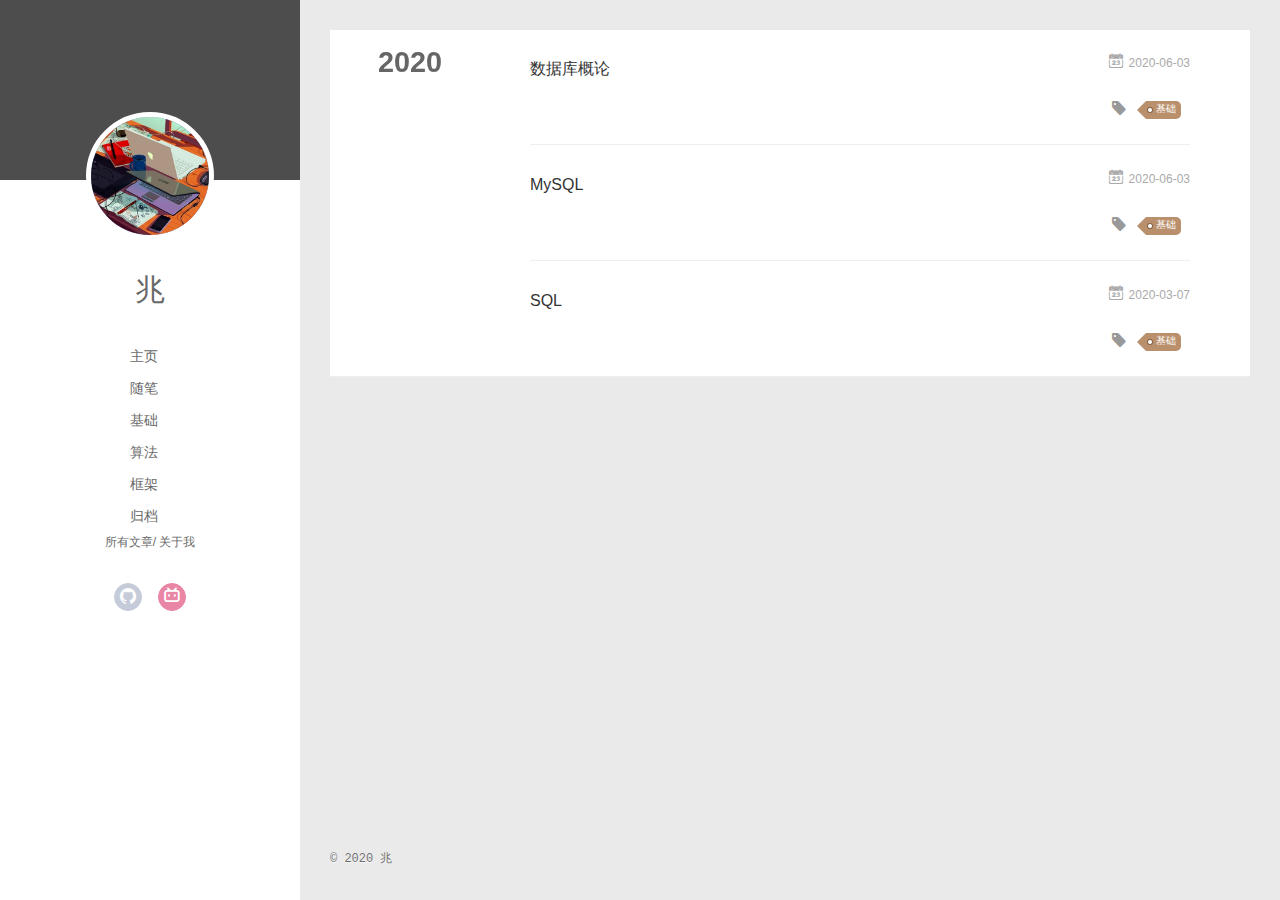
<file: tags/基础/index.html>
<!DOCTYPE html>
<html>
<head>
  <meta charset="utf-8">
  
  <meta name="renderer" content="webkit">
  <meta http-equiv="X-UA-Compatible" content="IE=edge" >
  <link rel="dns-prefetch" href="http://yoursite.com">
  <title>Tag: 基础 | Zhao_blog</title>
  <meta name="viewport" content="width=device-width, initial-scale=1, maximum-scale=1">
  <meta property="og:type" content="website">
<meta property="og:title" content="Zhao_blog">
<meta property="og:url" content="http://yoursite.com/tags/%E5%9F%BA%E7%A1%80/index.html">
<meta property="og:site_name" content="Zhao_blog">
<meta property="og:locale" content="en_US">
<meta property="article:author" content="兆">
<meta name="twitter:card" content="summary">
  
    <link rel="alternative" href="/atom.xml" title="Zhao_blog" type="application/atom+xml">
  
  
    <link rel="icon" href="/assets/img/head.jpg">
  
  <link rel="stylesheet" type="text/css" href="/./main.0cf68a.css">
  <style type="text/css">
  
    #container.show {
      background: linear-gradient(200deg,#ccc,#000);
    }
  </style>
  

  

<meta name="generator" content="Hexo 4.2.0"></head>

<body>
  <div id="container" q-class="show:isCtnShow">
    <canvas id="anm-canvas" class="anm-canvas"></canvas>
    <div class="left-col" q-class="show:isShow">
      
<div class="overlay" style="background: #4d4d4d"></div>
<div class="intrude-less">
	<header id="header" class="inner">
		<a href="/" class="profilepic">
			<img src="/assets/img/head.jpg" class="js-avatar">
		</a>
		<hgroup>
		  <h1 class="header-author"><a href="/">兆</a></h1>
		</hgroup>
		

		<nav class="header-menu">
			<ul>
			
				<li><a href="/">主页</a></li>
	        
				<li><a href="/tags/%E9%9A%8F%E7%AC%94/">随笔</a></li>
	        
				<li><a href="/tags/%E5%9F%BA%E7%A1%80/">基础</a></li>
	        
				<li><a href="/tags/%E7%AE%97%E6%B3%95/">算法</a></li>
	        
				<li><a href="/tags/%E6%A1%86%E6%9E%B6/">框架</a></li>
	        
				<li><a href="/archives/index.html">归档</a></li>
	        
			</ul>
		</nav>
		<nav class="header-smart-menu">
    		
    			
    			<a q-on="click: openSlider(e, 'innerArchive')" href="javascript:void(0)">所有文章</a>
    			
            
    			
            
    			
    			<a q-on="click: openSlider(e, 'aboutme')" href="javascript:void(0)">关于我</a>
    			
            
		</nav>
		<nav class="header-nav">
			<div class="social">
				
					<a class="github" target="_blank" href="https://github.com/jiazhao8267" title="github"><i class="icon-github"></i></a>
		        
					<a class="bilibili" target="_blank" href="https://space.bilibili.com/45314910" title="bilibili"><i class="icon-bilibili"></i></a>
		        
			</div>
		</nav>
	</header>		
</div>

    </div>
    <div class="mid-col" q-class="show:isShow,hide:isShow|isFalse">
      
<nav id="mobile-nav">
  	<div class="overlay js-overlay" style="background: #4d4d4d"></div>
	<div class="btnctn js-mobile-btnctn">
  		<div class="slider-trigger list" q-on="click: openSlider(e)"><i class="icon icon-sort"></i></div>
	</div>
	<div class="intrude-less">
		<header id="header" class="inner">
			<div class="profilepic">
				<img src="/assets/img/head.jpg" class="js-avatar">
			</div>
			<hgroup>
			  <h1 class="header-author js-header-author">兆</h1>
			</hgroup>
			
			
			
				
			
				
			
				
			
				
			
				
			
				
			
			
			
			<nav class="header-nav">
				<div class="social">
					
						<a class="github" target="_blank" href="https://github.com/jiazhao8267" title="github"><i class="icon-github"></i></a>
			        
						<a class="bilibili" target="_blank" href="https://space.bilibili.com/45314910" title="bilibili"><i class="icon-bilibili"></i></a>
			        
				</div>
			</nav>

			<nav class="header-menu js-header-menu">
				<ul style="width: 70%">
				
				
					<li style="width: 16.666666666666668%"><a href="/">主页</a></li>
		        
					<li style="width: 16.666666666666668%"><a href="/tags/%E9%9A%8F%E7%AC%94/">随笔</a></li>
		        
					<li style="width: 16.666666666666668%"><a href="/tags/%E5%9F%BA%E7%A1%80/">基础</a></li>
		        
					<li style="width: 16.666666666666668%"><a href="/tags/%E7%AE%97%E6%B3%95/">算法</a></li>
		        
					<li style="width: 16.666666666666668%"><a href="/tags/%E6%A1%86%E6%9E%B6/">框架</a></li>
		        
					<li style="width: 16.666666666666668%"><a href="/archives/index.html">归档</a></li>
		        
				</ul>
			</nav>
		</header>				
	</div>
	<div class="mobile-mask" style="display:none" q-show="isShow"></div>
</nav>

      <div id="wrapper" class="body-wrap">
        <div class="menu-l">
          <div class="canvas-wrap">
            <canvas data-colors="#eaeaea" data-sectionHeight="100" data-contentId="js-content" id="myCanvas1" class="anm-canvas"></canvas>
          </div>
          <div id="js-content" class="content-ll">
            
  
  
    
    
      
      
      <section class="archives-wrap">
        <div class="archive-year-wrap">
          <a href="/archives/2020" class="archive-year">2020</a>
        </div>
        <div class="archives">
    
    <article class="archive-article archive-type-post">
  <div class="archive-article-inner">
    <header class="archive-article-header">
      	<div class="article-meta">
	      	<a href="/2020/06/03/%E6%95%B0%E6%8D%AE%E5%BA%93%E6%A6%82%E8%AE%BA/" class="archive-article-date">
  	<time datetime="2020-06-02T16:38:38.000Z" itemprop="datePublished"><i class="icon-calendar icon"></i>2020-06-03</time>
</a>
        </div>
    	 
  
    <h1 itemprop="name">
      <a class="archive-article-title" href="/2020/06/03/%E6%95%B0%E6%8D%AE%E5%BA%93%E6%A6%82%E8%AE%BA/">数据库概论</a>
    </h1>
  

        <div class="article-info info-on-right">
          
	<div class="article-tag tagcloud">
		<i class="icon-price-tags icon"></i>
		<ul class="article-tag-list">
			 
        		<li class="article-tag-list-item">
        			<a href="javascript:void(0)" class="js-tag article-tag-list-link color3">基础</a>
        		</li>
      		
		</ul>
	</div>

          

        </div>
        <div class="clearfix"></div>
    </header>
  </div>
</article>
  
    
    
    <article class="archive-article archive-type-post">
  <div class="archive-article-inner">
    <header class="archive-article-header">
      	<div class="article-meta">
	      	<a href="/2020/06/03/MySQL/" class="archive-article-date">
  	<time datetime="2020-06-02T16:35:10.000Z" itemprop="datePublished"><i class="icon-calendar icon"></i>2020-06-03</time>
</a>
        </div>
    	 
  
    <h1 itemprop="name">
      <a class="archive-article-title" href="/2020/06/03/MySQL/">MySQL</a>
    </h1>
  

        <div class="article-info info-on-right">
          
	<div class="article-tag tagcloud">
		<i class="icon-price-tags icon"></i>
		<ul class="article-tag-list">
			 
        		<li class="article-tag-list-item">
        			<a href="javascript:void(0)" class="js-tag article-tag-list-link color3">基础</a>
        		</li>
      		
		</ul>
	</div>

          

        </div>
        <div class="clearfix"></div>
    </header>
  </div>
</article>
  
    
    
    <article class="archive-article archive-type-post">
  <div class="archive-article-inner">
    <header class="archive-article-header">
      	<div class="article-meta">
	      	<a href="/2020/03/07/SQL/" class="archive-article-date">
  	<time datetime="2020-03-06T16:26:37.000Z" itemprop="datePublished"><i class="icon-calendar icon"></i>2020-03-07</time>
</a>
        </div>
    	 
  
    <h1 itemprop="name">
      <a class="archive-article-title" href="/2020/03/07/SQL/">SQL</a>
    </h1>
  

        <div class="article-info info-on-right">
          
	<div class="article-tag tagcloud">
		<i class="icon-price-tags icon"></i>
		<ul class="article-tag-list">
			 
        		<li class="article-tag-list-item">
        			<a href="javascript:void(0)" class="js-tag article-tag-list-link color3">基础</a>
        		</li>
      		
		</ul>
	</div>

          

        </div>
        <div class="clearfix"></div>
    </header>
  </div>
</article>
  
  
    </div></section>
  

    


          </div>
        </div>
      </div>
      <footer id="footer">
  <div class="outer">
    <div id="footer-info">
    	<div class="footer-left">
    		&copy; 2020 兆
    	</div>
    </div>
  </div>
</footer>
<!--页面点击小红心-->
<script type="text/javascript" src="/love.js"></script>

    </div>
    <script>
	var yiliaConfig = {
		mathjax: false,
		isHome: false,
		isPost: false,
		isArchive: false,
		isTag: true,
		isCategory: false,
		open_in_new: false,
		toc_hide_index: true,
		root: "/",
		innerArchive: true,
		showTags: false
	}
</script>

<script>!function(t){function n(e){if(r[e])return r[e].exports;var i=r[e]={exports:{},id:e,loaded:!1};return t[e].call(i.exports,i,i.exports,n),i.loaded=!0,i.exports}var r={};n.m=t,n.c=r,n.p="./",n(0)}([function(t,n,r){r(195),t.exports=r(191)},function(t,n,r){var e=r(3),i=r(52),o=r(27),u=r(28),c=r(53),f="prototype",a=function(t,n,r){var s,l,h,v,p=t&a.F,d=t&a.G,y=t&a.S,g=t&a.P,b=t&a.B,m=d?e:y?e[n]||(e[n]={}):(e[n]||{})[f],x=d?i:i[n]||(i[n]={}),w=x[f]||(x[f]={});d&&(r=n);for(s in r)l=!p&&m&&void 0!==m[s],h=(l?m:r)[s],v=b&&l?c(h,e):g&&"function"==typeof h?c(Function.call,h):h,m&&u(m,s,h,t&a.U),x[s]!=h&&o(x,s,v),g&&w[s]!=h&&(w[s]=h)};e.core=i,a.F=1,a.G=2,a.S=4,a.P=8,a.B=16,a.W=32,a.U=64,a.R=128,t.exports=a},function(t,n,r){var e=r(6);t.exports=function(t){if(!e(t))throw TypeError(t+" is not an object!");return t}},function(t,n){var r=t.exports="undefined"!=typeof window&&window.Math==Math?window:"undefined"!=typeof self&&self.Math==Math?self:Function("return this")();"number"==typeof __g&&(__g=r)},function(t,n){t.exports=function(t){try{return!!t()}catch(t){return!0}}},function(t,n){var r=t.exports="undefined"!=typeof window&&window.Math==Math?window:"undefined"!=typeof self&&self.Math==Math?self:Function("return this")();"number"==typeof __g&&(__g=r)},function(t,n){t.exports=function(t){return"object"==typeof t?null!==t:"function"==typeof t}},function(t,n,r){var e=r(126)("wks"),i=r(76),o=r(3).Symbol,u="function"==typeof o;(t.exports=function(t){return e[t]||(e[t]=u&&o[t]||(u?o:i)("Symbol."+t))}).store=e},function(t,n){var r={}.hasOwnProperty;t.exports=function(t,n){return r.call(t,n)}},function(t,n,r){var e=r(94),i=r(33);t.exports=function(t){return e(i(t))}},function(t,n,r){t.exports=!r(4)(function(){return 7!=Object.defineProperty({},"a",{get:function(){return 7}}).a})},function(t,n,r){var e=r(2),i=r(167),o=r(50),u=Object.defineProperty;n.f=r(10)?Object.defineProperty:function(t,n,r){if(e(t),n=o(n,!0),e(r),i)try{return u(t,n,r)}catch(t){}if("get"in r||"set"in r)throw TypeError("Accessors not supported!");return"value"in r&&(t[n]=r.value),t}},function(t,n,r){t.exports=!r(18)(function(){return 7!=Object.defineProperty({},"a",{get:function(){return 7}}).a})},function(t,n,r){var e=r(14),i=r(22);t.exports=r(12)?function(t,n,r){return e.f(t,n,i(1,r))}:function(t,n,r){return t[n]=r,t}},function(t,n,r){var e=r(20),i=r(58),o=r(42),u=Object.defineProperty;n.f=r(12)?Object.defineProperty:function(t,n,r){if(e(t),n=o(n,!0),e(r),i)try{return u(t,n,r)}catch(t){}if("get"in r||"set"in r)throw TypeError("Accessors not supported!");return"value"in r&&(t[n]=r.value),t}},function(t,n,r){var e=r(40)("wks"),i=r(23),o=r(5).Symbol,u="function"==typeof o;(t.exports=function(t){return e[t]||(e[t]=u&&o[t]||(u?o:i)("Symbol."+t))}).store=e},function(t,n,r){var e=r(67),i=Math.min;t.exports=function(t){return t>0?i(e(t),9007199254740991):0}},function(t,n,r){var e=r(46);t.exports=function(t){return Object(e(t))}},function(t,n){t.exports=function(t){try{return!!t()}catch(t){return!0}}},function(t,n,r){var e=r(63),i=r(34);t.exports=Object.keys||function(t){return e(t,i)}},function(t,n,r){var e=r(21);t.exports=function(t){if(!e(t))throw TypeError(t+" is not an object!");return t}},function(t,n){t.exports=function(t){return"object"==typeof t?null!==t:"function"==typeof t}},function(t,n){t.exports=function(t,n){return{enumerable:!(1&t),configurable:!(2&t),writable:!(4&t),value:n}}},function(t,n){var r=0,e=Math.random();t.exports=function(t){return"Symbol(".concat(void 0===t?"":t,")_",(++r+e).toString(36))}},function(t,n){var r={}.hasOwnProperty;t.exports=function(t,n){return r.call(t,n)}},function(t,n){var r=t.exports={version:"2.4.0"};"number"==typeof __e&&(__e=r)},function(t,n){t.exports=function(t){if("function"!=typeof t)throw TypeError(t+" is not a function!");return t}},function(t,n,r){var e=r(11),i=r(66);t.exports=r(10)?function(t,n,r){return e.f(t,n,i(1,r))}:function(t,n,r){return t[n]=r,t}},function(t,n,r){var e=r(3),i=r(27),o=r(24),u=r(76)("src"),c="toString",f=Function[c],a=(""+f).split(c);r(52).inspectSource=function(t){return f.call(t)},(t.exports=function(t,n,r,c){var f="function"==typeof r;f&&(o(r,"name")||i(r,"name",n)),t[n]!==r&&(f&&(o(r,u)||i(r,u,t[n]?""+t[n]:a.join(String(n)))),t===e?t[n]=r:c?t[n]?t[n]=r:i(t,n,r):(delete t[n],i(t,n,r)))})(Function.prototype,c,function(){return"function"==typeof this&&this[u]||f.call(this)})},function(t,n,r){var e=r(1),i=r(4),o=r(46),u=function(t,n,r,e){var i=String(o(t)),u="<"+n;return""!==r&&(u+=" "+r+'="'+String(e).replace(/"/g,"&quot;")+'"'),u+">"+i+"</"+n+">"};t.exports=function(t,n){var r={};r[t]=n(u),e(e.P+e.F*i(function(){var n=""[t]('"');return n!==n.toLowerCase()||n.split('"').length>3}),"String",r)}},function(t,n,r){var e=r(115),i=r(46);t.exports=function(t){return e(i(t))}},function(t,n,r){var e=r(116),i=r(66),o=r(30),u=r(50),c=r(24),f=r(167),a=Object.getOwnPropertyDescriptor;n.f=r(10)?a:function(t,n){if(t=o(t),n=u(n,!0),f)try{return a(t,n)}catch(t){}if(c(t,n))return i(!e.f.call(t,n),t[n])}},function(t,n,r){var e=r(24),i=r(17),o=r(145)("IE_PROTO"),u=Object.prototype;t.exports=Object.getPrototypeOf||function(t){return t=i(t),e(t,o)?t[o]:"function"==typeof t.constructor&&t instanceof t.constructor?t.constructor.prototype:t instanceof Object?u:null}},function(t,n){t.exports=function(t){if(void 0==t)throw TypeError("Can't call method on  "+t);return t}},function(t,n){t.exports="constructor,hasOwnProperty,isPrototypeOf,propertyIsEnumerable,toLocaleString,toString,valueOf".split(",")},function(t,n){t.exports={}},function(t,n){t.exports=!0},function(t,n){n.f={}.propertyIsEnumerable},function(t,n,r){var e=r(14).f,i=r(8),o=r(15)("toStringTag");t.exports=function(t,n,r){t&&!i(t=r?t:t.prototype,o)&&e(t,o,{configurable:!0,value:n})}},function(t,n,r){var e=r(40)("keys"),i=r(23);t.exports=function(t){return e[t]||(e[t]=i(t))}},function(t,n,r){var e=r(5),i="__core-js_shared__",o=e[i]||(e[i]={});t.exports=function(t){return o[t]||(o[t]={})}},function(t,n){var r=Math.ceil,e=Math.floor;t.exports=function(t){return isNaN(t=+t)?0:(t>0?e:r)(t)}},function(t,n,r){var e=r(21);t.exports=function(t,n){if(!e(t))return t;var r,i;if(n&&"function"==typeof(r=t.toString)&&!e(i=r.call(t)))return i;if("function"==typeof(r=t.valueOf)&&!e(i=r.call(t)))return i;if(!n&&"function"==typeof(r=t.toString)&&!e(i=r.call(t)))return i;throw TypeError("Can't convert object to primitive value")}},function(t,n,r){var e=r(5),i=r(25),o=r(36),u=r(44),c=r(14).f;t.exports=function(t){var n=i.Symbol||(i.Symbol=o?{}:e.Symbol||{});"_"==t.charAt(0)||t in n||c(n,t,{value:u.f(t)})}},function(t,n,r){n.f=r(15)},function(t,n){var r={}.toString;t.exports=function(t){return r.call(t).slice(8,-1)}},function(t,n){t.exports=function(t){if(void 0==t)throw TypeError("Can't call method on  "+t);return t}},function(t,n,r){var e=r(4);t.exports=function(t,n){return!!t&&e(function(){n?t.call(null,function(){},1):t.call(null)})}},function(t,n,r){var e=r(53),i=r(115),o=r(17),u=r(16),c=r(203);t.exports=function(t,n){var r=1==t,f=2==t,a=3==t,s=4==t,l=6==t,h=5==t||l,v=n||c;return function(n,c,p){for(var d,y,g=o(n),b=i(g),m=e(c,p,3),x=u(b.length),w=0,S=r?v(n,x):f?v(n,0):void 0;x>w;w++)if((h||w in b)&&(d=b[w],y=m(d,w,g),t))if(r)S[w]=y;else if(y)switch(t){case 3:return!0;case 5:return d;case 6:return w;case 2:S.push(d)}else if(s)return!1;return l?-1:a||s?s:S}}},function(t,n,r){var e=r(1),i=r(52),o=r(4);t.exports=function(t,n){var r=(i.Object||{})[t]||Object[t],u={};u[t]=n(r),e(e.S+e.F*o(function(){r(1)}),"Object",u)}},function(t,n,r){var e=r(6);t.exports=function(t,n){if(!e(t))return t;var r,i;if(n&&"function"==typeof(r=t.toString)&&!e(i=r.call(t)))return i;if("function"==typeof(r=t.valueOf)&&!e(i=r.call(t)))return i;if(!n&&"function"==typeof(r=t.toString)&&!e(i=r.call(t)))return i;throw TypeError("Can't convert object to primitive value")}},function(t,n,r){var e=r(5),i=r(25),o=r(91),u=r(13),c="prototype",f=function(t,n,r){var a,s,l,h=t&f.F,v=t&f.G,p=t&f.S,d=t&f.P,y=t&f.B,g=t&f.W,b=v?i:i[n]||(i[n]={}),m=b[c],x=v?e:p?e[n]:(e[n]||{})[c];v&&(r=n);for(a in r)(s=!h&&x&&void 0!==x[a])&&a in b||(l=s?x[a]:r[a],b[a]=v&&"function"!=typeof x[a]?r[a]:y&&s?o(l,e):g&&x[a]==l?function(t){var n=function(n,r,e){if(this instanceof t){switch(arguments.length){case 0:return new t;case 1:return new t(n);case 2:return new t(n,r)}return new t(n,r,e)}return t.apply(this,arguments)};return n[c]=t[c],n}(l):d&&"function"==typeof l?o(Function.call,l):l,d&&((b.virtual||(b.virtual={}))[a]=l,t&f.R&&m&&!m[a]&&u(m,a,l)))};f.F=1,f.G=2,f.S=4,f.P=8,f.B=16,f.W=32,f.U=64,f.R=128,t.exports=f},function(t,n){var r=t.exports={version:"2.4.0"};"number"==typeof __e&&(__e=r)},function(t,n,r){var e=r(26);t.exports=function(t,n,r){if(e(t),void 0===n)return t;switch(r){case 1:return function(r){return t.call(n,r)};case 2:return function(r,e){return t.call(n,r,e)};case 3:return function(r,e,i){return t.call(n,r,e,i)}}return function(){return t.apply(n,arguments)}}},function(t,n,r){var e=r(183),i=r(1),o=r(126)("metadata"),u=o.store||(o.store=new(r(186))),c=function(t,n,r){var i=u.get(t);if(!i){if(!r)return;u.set(t,i=new e)}var o=i.get(n);if(!o){if(!r)return;i.set(n,o=new e)}return o},f=function(t,n,r){var e=c(n,r,!1);return void 0!==e&&e.has(t)},a=function(t,n,r){var e=c(n,r,!1);return void 0===e?void 0:e.get(t)},s=function(t,n,r,e){c(r,e,!0).set(t,n)},l=function(t,n){var r=c(t,n,!1),e=[];return r&&r.forEach(function(t,n){e.push(n)}),e},h=function(t){return void 0===t||"symbol"==typeof t?t:String(t)},v=function(t){i(i.S,"Reflect",t)};t.exports={store:u,map:c,has:f,get:a,set:s,keys:l,key:h,exp:v}},function(t,n,r){"use strict";if(r(10)){var e=r(69),i=r(3),o=r(4),u=r(1),c=r(127),f=r(152),a=r(53),s=r(68),l=r(66),h=r(27),v=r(73),p=r(67),d=r(16),y=r(75),g=r(50),b=r(24),m=r(180),x=r(114),w=r(6),S=r(17),_=r(137),O=r(70),E=r(32),P=r(71).f,j=r(154),F=r(76),M=r(7),A=r(48),N=r(117),T=r(146),I=r(155),k=r(80),L=r(123),R=r(74),C=r(130),D=r(160),U=r(11),W=r(31),G=U.f,B=W.f,V=i.RangeError,z=i.TypeError,q=i.Uint8Array,K="ArrayBuffer",J="Shared"+K,Y="BYTES_PER_ELEMENT",H="prototype",$=Array[H],X=f.ArrayBuffer,Q=f.DataView,Z=A(0),tt=A(2),nt=A(3),rt=A(4),et=A(5),it=A(6),ot=N(!0),ut=N(!1),ct=I.values,ft=I.keys,at=I.entries,st=$.lastIndexOf,lt=$.reduce,ht=$.reduceRight,vt=$.join,pt=$.sort,dt=$.slice,yt=$.toString,gt=$.toLocaleString,bt=M("iterator"),mt=M("toStringTag"),xt=F("typed_constructor"),wt=F("def_constructor"),St=c.CONSTR,_t=c.TYPED,Ot=c.VIEW,Et="Wrong length!",Pt=A(1,function(t,n){return Tt(T(t,t[wt]),n)}),jt=o(function(){return 1===new q(new Uint16Array([1]).buffer)[0]}),Ft=!!q&&!!q[H].set&&o(function(){new q(1).set({})}),Mt=function(t,n){if(void 0===t)throw z(Et);var r=+t,e=d(t);if(n&&!m(r,e))throw V(Et);return e},At=function(t,n){var r=p(t);if(r<0||r%n)throw V("Wrong offset!");return r},Nt=function(t){if(w(t)&&_t in t)return t;throw z(t+" is not a typed array!")},Tt=function(t,n){if(!(w(t)&&xt in t))throw z("It is not a typed array constructor!");return new t(n)},It=function(t,n){return kt(T(t,t[wt]),n)},kt=function(t,n){for(var r=0,e=n.length,i=Tt(t,e);e>r;)i[r]=n[r++];return i},Lt=function(t,n,r){G(t,n,{get:function(){return this._d[r]}})},Rt=function(t){var n,r,e,i,o,u,c=S(t),f=arguments.length,s=f>1?arguments[1]:void 0,l=void 0!==s,h=j(c);if(void 0!=h&&!_(h)){for(u=h.call(c),e=[],n=0;!(o=u.next()).done;n++)e.push(o.value);c=e}for(l&&f>2&&(s=a(s,arguments[2],2)),n=0,r=d(c.length),i=Tt(this,r);r>n;n++)i[n]=l?s(c[n],n):c[n];return i},Ct=function(){for(var t=0,n=arguments.length,r=Tt(this,n);n>t;)r[t]=arguments[t++];return r},Dt=!!q&&o(function(){gt.call(new q(1))}),Ut=function(){return gt.apply(Dt?dt.call(Nt(this)):Nt(this),arguments)},Wt={copyWithin:function(t,n){return D.call(Nt(this),t,n,arguments.length>2?arguments[2]:void 0)},every:function(t){return rt(Nt(this),t,arguments.length>1?arguments[1]:void 0)},fill:function(t){return C.apply(Nt(this),arguments)},filter:function(t){return It(this,tt(Nt(this),t,arguments.length>1?arguments[1]:void 0))},find:function(t){return et(Nt(this),t,arguments.length>1?arguments[1]:void 0)},findIndex:function(t){return it(Nt(this),t,arguments.length>1?arguments[1]:void 0)},forEach:function(t){Z(Nt(this),t,arguments.length>1?arguments[1]:void 0)},indexOf:function(t){return ut(Nt(this),t,arguments.length>1?arguments[1]:void 0)},includes:function(t){return ot(Nt(this),t,arguments.length>1?arguments[1]:void 0)},join:function(t){return vt.apply(Nt(this),arguments)},lastIndexOf:function(t){return st.apply(Nt(this),arguments)},map:function(t){return Pt(Nt(this),t,arguments.length>1?arguments[1]:void 0)},reduce:function(t){return lt.apply(Nt(this),arguments)},reduceRight:function(t){return ht.apply(Nt(this),arguments)},reverse:function(){for(var t,n=this,r=Nt(n).length,e=Math.floor(r/2),i=0;i<e;)t=n[i],n[i++]=n[--r],n[r]=t;return n},some:function(t){return nt(Nt(this),t,arguments.length>1?arguments[1]:void 0)},sort:function(t){return pt.call(Nt(this),t)},subarray:function(t,n){var r=Nt(this),e=r.length,i=y(t,e);return new(T(r,r[wt]))(r.buffer,r.byteOffset+i*r.BYTES_PER_ELEMENT,d((void 0===n?e:y(n,e))-i))}},Gt=function(t,n){return It(this,dt.call(Nt(this),t,n))},Bt=function(t){Nt(this);var n=At(arguments[1],1),r=this.length,e=S(t),i=d(e.length),o=0;if(i+n>r)throw V(Et);for(;o<i;)this[n+o]=e[o++]},Vt={entries:function(){return at.call(Nt(this))},keys:function(){return ft.call(Nt(this))},values:function(){return ct.call(Nt(this))}},zt=function(t,n){return w(t)&&t[_t]&&"symbol"!=typeof n&&n in t&&String(+n)==String(n)},qt=function(t,n){return zt(t,n=g(n,!0))?l(2,t[n]):B(t,n)},Kt=function(t,n,r){return!(zt(t,n=g(n,!0))&&w(r)&&b(r,"value"))||b(r,"get")||b(r,"set")||r.configurable||b(r,"writable")&&!r.writable||b(r,"enumerable")&&!r.enumerable?G(t,n,r):(t[n]=r.value,t)};St||(W.f=qt,U.f=Kt),u(u.S+u.F*!St,"Object",{getOwnPropertyDescriptor:qt,defineProperty:Kt}),o(function(){yt.call({})})&&(yt=gt=function(){return vt.call(this)});var Jt=v({},Wt);v(Jt,Vt),h(Jt,bt,Vt.values),v(Jt,{slice:Gt,set:Bt,constructor:function(){},toString:yt,toLocaleString:Ut}),Lt(Jt,"buffer","b"),Lt(Jt,"byteOffset","o"),Lt(Jt,"byteLength","l"),Lt(Jt,"length","e"),G(Jt,mt,{get:function(){return this[_t]}}),t.exports=function(t,n,r,f){f=!!f;var a=t+(f?"Clamped":"")+"Array",l="Uint8Array"!=a,v="get"+t,p="set"+t,y=i[a],g=y||{},b=y&&E(y),m=!y||!c.ABV,S={},_=y&&y[H],j=function(t,r){var e=t._d;return e.v[v](r*n+e.o,jt)},F=function(t,r,e){var i=t._d;f&&(e=(e=Math.round(e))<0?0:e>255?255:255&e),i.v[p](r*n+i.o,e,jt)},M=function(t,n){G(t,n,{get:function(){return j(this,n)},set:function(t){return F(this,n,t)},enumerable:!0})};m?(y=r(function(t,r,e,i){s(t,y,a,"_d");var o,u,c,f,l=0,v=0;if(w(r)){if(!(r instanceof X||(f=x(r))==K||f==J))return _t in r?kt(y,r):Rt.call(y,r);o=r,v=At(e,n);var p=r.byteLength;if(void 0===i){if(p%n)throw V(Et);if((u=p-v)<0)throw V(Et)}else if((u=d(i)*n)+v>p)throw V(Et);c=u/n}else c=Mt(r,!0),u=c*n,o=new X(u);for(h(t,"_d",{b:o,o:v,l:u,e:c,v:new Q(o)});l<c;)M(t,l++)}),_=y[H]=O(Jt),h(_,"constructor",y)):L(function(t){new y(null),new y(t)},!0)||(y=r(function(t,r,e,i){s(t,y,a);var o;return w(r)?r instanceof X||(o=x(r))==K||o==J?void 0!==i?new g(r,At(e,n),i):void 0!==e?new g(r,At(e,n)):new g(r):_t in r?kt(y,r):Rt.call(y,r):new g(Mt(r,l))}),Z(b!==Function.prototype?P(g).concat(P(b)):P(g),function(t){t in y||h(y,t,g[t])}),y[H]=_,e||(_.constructor=y));var A=_[bt],N=!!A&&("values"==A.name||void 0==A.name),T=Vt.values;h(y,xt,!0),h(_,_t,a),h(_,Ot,!0),h(_,wt,y),(f?new y(1)[mt]==a:mt in _)||G(_,mt,{get:function(){return a}}),S[a]=y,u(u.G+u.W+u.F*(y!=g),S),u(u.S,a,{BYTES_PER_ELEMENT:n,from:Rt,of:Ct}),Y in _||h(_,Y,n),u(u.P,a,Wt),R(a),u(u.P+u.F*Ft,a,{set:Bt}),u(u.P+u.F*!N,a,Vt),u(u.P+u.F*(_.toString!=yt),a,{toString:yt}),u(u.P+u.F*o(function(){new y(1).slice()}),a,{slice:Gt}),u(u.P+u.F*(o(function(){return[1,2].toLocaleString()!=new y([1,2]).toLocaleString()})||!o(function(){_.toLocaleString.call([1,2])})),a,{toLocaleString:Ut}),k[a]=N?A:T,e||N||h(_,bt,T)}}else t.exports=function(){}},function(t,n){var r={}.toString;t.exports=function(t){return r.call(t).slice(8,-1)}},function(t,n,r){var e=r(21),i=r(5).document,o=e(i)&&e(i.createElement);t.exports=function(t){return o?i.createElement(t):{}}},function(t,n,r){t.exports=!r(12)&&!r(18)(function(){return 7!=Object.defineProperty(r(57)("div"),"a",{get:function(){return 7}}).a})},function(t,n,r){"use strict";var e=r(36),i=r(51),o=r(64),u=r(13),c=r(8),f=r(35),a=r(96),s=r(38),l=r(103),h=r(15)("iterator"),v=!([].keys&&"next"in[].keys()),p="keys",d="values",y=function(){return this};t.exports=function(t,n,r,g,b,m,x){a(r,n,g);var w,S,_,O=function(t){if(!v&&t in F)return F[t];switch(t){case p:case d:return function(){return new r(this,t)}}return function(){return new r(this,t)}},E=n+" Iterator",P=b==d,j=!1,F=t.prototype,M=F[h]||F["@@iterator"]||b&&F[b],A=M||O(b),N=b?P?O("entries"):A:void 0,T="Array"==n?F.entries||M:M;if(T&&(_=l(T.call(new t)))!==Object.prototype&&(s(_,E,!0),e||c(_,h)||u(_,h,y)),P&&M&&M.name!==d&&(j=!0,A=function(){return M.call(this)}),e&&!x||!v&&!j&&F[h]||u(F,h,A),f[n]=A,f[E]=y,b)if(w={values:P?A:O(d),keys:m?A:O(p),entries:N},x)for(S in w)S in F||o(F,S,w[S]);else i(i.P+i.F*(v||j),n,w);return w}},function(t,n,r){var e=r(20),i=r(100),o=r(34),u=r(39)("IE_PROTO"),c=function(){},f="prototype",a=function(){var t,n=r(57)("iframe"),e=o.length;for(n.style.display="none",r(93).appendChild(n),n.src="javascript:",t=n.contentWindow.document,t.open(),t.write("<script>document.F=Object<\/script>"),t.close(),a=t.F;e--;)delete a[f][o[e]];return a()};t.exports=Object.create||function(t,n){var r;return null!==t?(c[f]=e(t),r=new c,c[f]=null,r[u]=t):r=a(),void 0===n?r:i(r,n)}},function(t,n,r){var e=r(63),i=r(34).concat("length","prototype");n.f=Object.getOwnPropertyNames||function(t){return e(t,i)}},function(t,n){n.f=Object.getOwnPropertySymbols},function(t,n,r){var e=r(8),i=r(9),o=r(90)(!1),u=r(39)("IE_PROTO");t.exports=function(t,n){var r,c=i(t),f=0,a=[];for(r in c)r!=u&&e(c,r)&&a.push(r);for(;n.length>f;)e(c,r=n[f++])&&(~o(a,r)||a.push(r));return a}},function(t,n,r){t.exports=r(13)},function(t,n,r){var e=r(76)("meta"),i=r(6),o=r(24),u=r(11).f,c=0,f=Object.isExtensible||function(){return!0},a=!r(4)(function(){return f(Object.preventExtensions({}))}),s=function(t){u(t,e,{value:{i:"O"+ ++c,w:{}}})},l=function(t,n){if(!i(t))return"symbol"==typeof t?t:("string"==typeof t?"S":"P")+t;if(!o(t,e)){if(!f(t))return"F";if(!n)return"E";s(t)}return t[e].i},h=function(t,n){if(!o(t,e)){if(!f(t))return!0;if(!n)return!1;s(t)}return t[e].w},v=function(t){return a&&p.NEED&&f(t)&&!o(t,e)&&s(t),t},p=t.exports={KEY:e,NEED:!1,fastKey:l,getWeak:h,onFreeze:v}},function(t,n){t.exports=function(t,n){return{enumerable:!(1&t),configurable:!(2&t),writable:!(4&t),value:n}}},function(t,n){var r=Math.ceil,e=Math.floor;t.exports=function(t){return isNaN(t=+t)?0:(t>0?e:r)(t)}},function(t,n){t.exports=function(t,n,r,e){if(!(t instanceof n)||void 0!==e&&e in t)throw TypeError(r+": incorrect invocation!");return t}},function(t,n){t.exports=!1},function(t,n,r){var e=r(2),i=r(173),o=r(133),u=r(145)("IE_PROTO"),c=function(){},f="prototype",a=function(){var t,n=r(132)("iframe"),e=o.length;for(n.style.display="none",r(135).appendChild(n),n.src="javascript:",t=n.contentWindow.document,t.open(),t.write("<script>document.F=Object<\/script>"),t.close(),a=t.F;e--;)delete a[f][o[e]];return a()};t.exports=Object.create||function(t,n){var r;return null!==t?(c[f]=e(t),r=new c,c[f]=null,r[u]=t):r=a(),void 0===n?r:i(r,n)}},function(t,n,r){var e=r(175),i=r(133).concat("length","prototype");n.f=Object.getOwnPropertyNames||function(t){return e(t,i)}},function(t,n,r){var e=r(175),i=r(133);t.exports=Object.keys||function(t){return e(t,i)}},function(t,n,r){var e=r(28);t.exports=function(t,n,r){for(var i in n)e(t,i,n[i],r);return t}},function(t,n,r){"use strict";var e=r(3),i=r(11),o=r(10),u=r(7)("species");t.exports=function(t){var n=e[t];o&&n&&!n[u]&&i.f(n,u,{configurable:!0,get:function(){return this}})}},function(t,n,r){var e=r(67),i=Math.max,o=Math.min;t.exports=function(t,n){return t=e(t),t<0?i(t+n,0):o(t,n)}},function(t,n){var r=0,e=Math.random();t.exports=function(t){return"Symbol(".concat(void 0===t?"":t,")_",(++r+e).toString(36))}},function(t,n,r){var e=r(33);t.exports=function(t){return Object(e(t))}},function(t,n,r){var e=r(7)("unscopables"),i=Array.prototype;void 0==i[e]&&r(27)(i,e,{}),t.exports=function(t){i[e][t]=!0}},function(t,n,r){var e=r(53),i=r(169),o=r(137),u=r(2),c=r(16),f=r(154),a={},s={},n=t.exports=function(t,n,r,l,h){var v,p,d,y,g=h?function(){return t}:f(t),b=e(r,l,n?2:1),m=0;if("function"!=typeof g)throw TypeError(t+" is not iterable!");if(o(g)){for(v=c(t.length);v>m;m++)if((y=n?b(u(p=t[m])[0],p[1]):b(t[m]))===a||y===s)return y}else for(d=g.call(t);!(p=d.next()).done;)if((y=i(d,b,p.value,n))===a||y===s)return y};n.BREAK=a,n.RETURN=s},function(t,n){t.exports={}},function(t,n,r){var e=r(11).f,i=r(24),o=r(7)("toStringTag");t.exports=function(t,n,r){t&&!i(t=r?t:t.prototype,o)&&e(t,o,{configurable:!0,value:n})}},function(t,n,r){var e=r(1),i=r(46),o=r(4),u=r(150),c="["+u+"]",f="​",a=RegExp("^"+c+c+"*"),s=RegExp(c+c+"*$"),l=function(t,n,r){var i={},c=o(function(){return!!u[t]()||f[t]()!=f}),a=i[t]=c?n(h):u[t];r&&(i[r]=a),e(e.P+e.F*c,"String",i)},h=l.trim=function(t,n){return t=String(i(t)),1&n&&(t=t.replace(a,"")),2&n&&(t=t.replace(s,"")),t};t.exports=l},function(t,n,r){t.exports={default:r(86),__esModule:!0}},function(t,n,r){t.exports={default:r(87),__esModule:!0}},function(t,n,r){"use strict";function e(t){return t&&t.__esModule?t:{default:t}}n.__esModule=!0;var i=r(84),o=e(i),u=r(83),c=e(u),f="function"==typeof c.default&&"symbol"==typeof o.default?function(t){return typeof t}:function(t){return t&&"function"==typeof c.default&&t.constructor===c.default&&t!==c.default.prototype?"symbol":typeof t};n.default="function"==typeof c.default&&"symbol"===f(o.default)?function(t){return void 0===t?"undefined":f(t)}:function(t){return t&&"function"==typeof c.default&&t.constructor===c.default&&t!==c.default.prototype?"symbol":void 0===t?"undefined":f(t)}},function(t,n,r){r(110),r(108),r(111),r(112),t.exports=r(25).Symbol},function(t,n,r){r(109),r(113),t.exports=r(44).f("iterator")},function(t,n){t.exports=function(t){if("function"!=typeof t)throw TypeError(t+" is not a function!");return t}},function(t,n){t.exports=function(){}},function(t,n,r){var e=r(9),i=r(106),o=r(105);t.exports=function(t){return function(n,r,u){var c,f=e(n),a=i(f.length),s=o(u,a);if(t&&r!=r){for(;a>s;)if((c=f[s++])!=c)return!0}else for(;a>s;s++)if((t||s in f)&&f[s]===r)return t||s||0;return!t&&-1}}},function(t,n,r){var e=r(88);t.exports=function(t,n,r){if(e(t),void 0===n)return t;switch(r){case 1:return function(r){return t.call(n,r)};case 2:return function(r,e){return t.call(n,r,e)};case 3:return function(r,e,i){return t.call(n,r,e,i)}}return function(){return t.apply(n,arguments)}}},function(t,n,r){var e=r(19),i=r(62),o=r(37);t.exports=function(t){var n=e(t),r=i.f;if(r)for(var u,c=r(t),f=o.f,a=0;c.length>a;)f.call(t,u=c[a++])&&n.push(u);return n}},function(t,n,r){t.exports=r(5).document&&document.documentElement},function(t,n,r){var e=r(56);t.exports=Object("z").propertyIsEnumerable(0)?Object:function(t){return"String"==e(t)?t.split(""):Object(t)}},function(t,n,r){var e=r(56);t.exports=Array.isArray||function(t){return"Array"==e(t)}},function(t,n,r){"use strict";var e=r(60),i=r(22),o=r(38),u={};r(13)(u,r(15)("iterator"),function(){return this}),t.exports=function(t,n,r){t.prototype=e(u,{next:i(1,r)}),o(t,n+" Iterator")}},function(t,n){t.exports=function(t,n){return{value:n,done:!!t}}},function(t,n,r){var e=r(19),i=r(9);t.exports=function(t,n){for(var r,o=i(t),u=e(o),c=u.length,f=0;c>f;)if(o[r=u[f++]]===n)return r}},function(t,n,r){var e=r(23)("meta"),i=r(21),o=r(8),u=r(14).f,c=0,f=Object.isExtensible||function(){return!0},a=!r(18)(function(){return f(Object.preventExtensions({}))}),s=function(t){u(t,e,{value:{i:"O"+ ++c,w:{}}})},l=function(t,n){if(!i(t))return"symbol"==typeof t?t:("string"==typeof t?"S":"P")+t;if(!o(t,e)){if(!f(t))return"F";if(!n)return"E";s(t)}return t[e].i},h=function(t,n){if(!o(t,e)){if(!f(t))return!0;if(!n)return!1;s(t)}return t[e].w},v=function(t){return a&&p.NEED&&f(t)&&!o(t,e)&&s(t),t},p=t.exports={KEY:e,NEED:!1,fastKey:l,getWeak:h,onFreeze:v}},function(t,n,r){var e=r(14),i=r(20),o=r(19);t.exports=r(12)?Object.defineProperties:function(t,n){i(t);for(var r,u=o(n),c=u.length,f=0;c>f;)e.f(t,r=u[f++],n[r]);return t}},function(t,n,r){var e=r(37),i=r(22),o=r(9),u=r(42),c=r(8),f=r(58),a=Object.getOwnPropertyDescriptor;n.f=r(12)?a:function(t,n){if(t=o(t),n=u(n,!0),f)try{return a(t,n)}catch(t){}if(c(t,n))return i(!e.f.call(t,n),t[n])}},function(t,n,r){var e=r(9),i=r(61).f,o={}.toString,u="object"==typeof window&&window&&Object.getOwnPropertyNames?Object.getOwnPropertyNames(window):[],c=function(t){try{return i(t)}catch(t){return u.slice()}};t.exports.f=function(t){return u&&"[object Window]"==o.call(t)?c(t):i(e(t))}},function(t,n,r){var e=r(8),i=r(77),o=r(39)("IE_PROTO"),u=Object.prototype;t.exports=Object.getPrototypeOf||function(t){return t=i(t),e(t,o)?t[o]:"function"==typeof t.constructor&&t instanceof t.constructor?t.constructor.prototype:t instanceof Object?u:null}},function(t,n,r){var e=r(41),i=r(33);t.exports=function(t){return function(n,r){var o,u,c=String(i(n)),f=e(r),a=c.length;return f<0||f>=a?t?"":void 0:(o=c.charCodeAt(f),o<55296||o>56319||f+1===a||(u=c.charCodeAt(f+1))<56320||u>57343?t?c.charAt(f):o:t?c.slice(f,f+2):u-56320+(o-55296<<10)+65536)}}},function(t,n,r){var e=r(41),i=Math.max,o=Math.min;t.exports=function(t,n){return t=e(t),t<0?i(t+n,0):o(t,n)}},function(t,n,r){var e=r(41),i=Math.min;t.exports=function(t){return t>0?i(e(t),9007199254740991):0}},function(t,n,r){"use strict";var e=r(89),i=r(97),o=r(35),u=r(9);t.exports=r(59)(Array,"Array",function(t,n){this._t=u(t),this._i=0,this._k=n},function(){var t=this._t,n=this._k,r=this._i++;return!t||r>=t.length?(this._t=void 0,i(1)):"keys"==n?i(0,r):"values"==n?i(0,t[r]):i(0,[r,t[r]])},"values"),o.Arguments=o.Array,e("keys"),e("values"),e("entries")},function(t,n){},function(t,n,r){"use strict";var e=r(104)(!0);r(59)(String,"String",function(t){this._t=String(t),this._i=0},function(){var t,n=this._t,r=this._i;return r>=n.length?{value:void 0,done:!0}:(t=e(n,r),this._i+=t.length,{value:t,done:!1})})},function(t,n,r){"use strict";var e=r(5),i=r(8),o=r(12),u=r(51),c=r(64),f=r(99).KEY,a=r(18),s=r(40),l=r(38),h=r(23),v=r(15),p=r(44),d=r(43),y=r(98),g=r(92),b=r(95),m=r(20),x=r(9),w=r(42),S=r(22),_=r(60),O=r(102),E=r(101),P=r(14),j=r(19),F=E.f,M=P.f,A=O.f,N=e.Symbol,T=e.JSON,I=T&&T.stringify,k="prototype",L=v("_hidden"),R=v("toPrimitive"),C={}.propertyIsEnumerable,D=s("symbol-registry"),U=s("symbols"),W=s("op-symbols"),G=Object[k],B="function"==typeof N,V=e.QObject,z=!V||!V[k]||!V[k].findChild,q=o&&a(function(){return 7!=_(M({},"a",{get:function(){return M(this,"a",{value:7}).a}})).a})?function(t,n,r){var e=F(G,n);e&&delete G[n],M(t,n,r),e&&t!==G&&M(G,n,e)}:M,K=function(t){var n=U[t]=_(N[k]);return n._k=t,n},J=B&&"symbol"==typeof N.iterator?function(t){return"symbol"==typeof t}:function(t){return t instanceof N},Y=function(t,n,r){return t===G&&Y(W,n,r),m(t),n=w(n,!0),m(r),i(U,n)?(r.enumerable?(i(t,L)&&t[L][n]&&(t[L][n]=!1),r=_(r,{enumerable:S(0,!1)})):(i(t,L)||M(t,L,S(1,{})),t[L][n]=!0),q(t,n,r)):M(t,n,r)},H=function(t,n){m(t);for(var r,e=g(n=x(n)),i=0,o=e.length;o>i;)Y(t,r=e[i++],n[r]);return t},$=function(t,n){return void 0===n?_(t):H(_(t),n)},X=function(t){var n=C.call(this,t=w(t,!0));return!(this===G&&i(U,t)&&!i(W,t))&&(!(n||!i(this,t)||!i(U,t)||i(this,L)&&this[L][t])||n)},Q=function(t,n){if(t=x(t),n=w(n,!0),t!==G||!i(U,n)||i(W,n)){var r=F(t,n);return!r||!i(U,n)||i(t,L)&&t[L][n]||(r.enumerable=!0),r}},Z=function(t){for(var n,r=A(x(t)),e=[],o=0;r.length>o;)i(U,n=r[o++])||n==L||n==f||e.push(n);return e},tt=function(t){for(var n,r=t===G,e=A(r?W:x(t)),o=[],u=0;e.length>u;)!i(U,n=e[u++])||r&&!i(G,n)||o.push(U[n]);return o};B||(N=function(){if(this instanceof N)throw TypeError("Symbol is not a constructor!");var t=h(arguments.length>0?arguments[0]:void 0),n=function(r){this===G&&n.call(W,r),i(this,L)&&i(this[L],t)&&(this[L][t]=!1),q(this,t,S(1,r))};return o&&z&&q(G,t,{configurable:!0,set:n}),K(t)},c(N[k],"toString",function(){return this._k}),E.f=Q,P.f=Y,r(61).f=O.f=Z,r(37).f=X,r(62).f=tt,o&&!r(36)&&c(G,"propertyIsEnumerable",X,!0),p.f=function(t){return K(v(t))}),u(u.G+u.W+u.F*!B,{Symbol:N});for(var nt="hasInstance,isConcatSpreadable,iterator,match,replace,search,species,split,toPrimitive,toStringTag,unscopables".split(","),rt=0;nt.length>rt;)v(nt[rt++]);for(var nt=j(v.store),rt=0;nt.length>rt;)d(nt[rt++]);u(u.S+u.F*!B,"Symbol",{for:function(t){return i(D,t+="")?D[t]:D[t]=N(t)},keyFor:function(t){if(J(t))return y(D,t);throw TypeError(t+" is not a symbol!")},useSetter:function(){z=!0},useSimple:function(){z=!1}}),u(u.S+u.F*!B,"Object",{create:$,defineProperty:Y,defineProperties:H,getOwnPropertyDescriptor:Q,getOwnPropertyNames:Z,getOwnPropertySymbols:tt}),T&&u(u.S+u.F*(!B||a(function(){var t=N();return"[null]"!=I([t])||"{}"!=I({a:t})||"{}"!=I(Object(t))})),"JSON",{stringify:function(t){if(void 0!==t&&!J(t)){for(var n,r,e=[t],i=1;arguments.length>i;)e.push(arguments[i++]);return n=e[1],"function"==typeof n&&(r=n),!r&&b(n)||(n=function(t,n){if(r&&(n=r.call(this,t,n)),!J(n))return n}),e[1]=n,I.apply(T,e)}}}),N[k][R]||r(13)(N[k],R,N[k].valueOf),l(N,"Symbol"),l(Math,"Math",!0),l(e.JSON,"JSON",!0)},function(t,n,r){r(43)("asyncIterator")},function(t,n,r){r(43)("observable")},function(t,n,r){r(107);for(var e=r(5),i=r(13),o=r(35),u=r(15)("toStringTag"),c=["NodeList","DOMTokenList","MediaList","StyleSheetList","CSSRuleList"],f=0;f<5;f++){var a=c[f],s=e[a],l=s&&s.prototype;l&&!l[u]&&i(l,u,a),o[a]=o.Array}},function(t,n,r){var e=r(45),i=r(7)("toStringTag"),o="Arguments"==e(function(){return arguments}()),u=function(t,n){try{return t[n]}catch(t){}};t.exports=function(t){var n,r,c;return void 0===t?"Undefined":null===t?"Null":"string"==typeof(r=u(n=Object(t),i))?r:o?e(n):"Object"==(c=e(n))&&"function"==typeof n.callee?"Arguments":c}},function(t,n,r){var e=r(45);t.exports=Object("z").propertyIsEnumerable(0)?Object:function(t){return"String"==e(t)?t.split(""):Object(t)}},function(t,n){n.f={}.propertyIsEnumerable},function(t,n,r){var e=r(30),i=r(16),o=r(75);t.exports=function(t){return function(n,r,u){var c,f=e(n),a=i(f.length),s=o(u,a);if(t&&r!=r){for(;a>s;)if((c=f[s++])!=c)return!0}else for(;a>s;s++)if((t||s in f)&&f[s]===r)return t||s||0;return!t&&-1}}},function(t,n,r){"use strict";var e=r(3),i=r(1),o=r(28),u=r(73),c=r(65),f=r(79),a=r(68),s=r(6),l=r(4),h=r(123),v=r(81),p=r(136);t.exports=function(t,n,r,d,y,g){var b=e[t],m=b,x=y?"set":"add",w=m&&m.prototype,S={},_=function(t){var n=w[t];o(w,t,"delete"==t?function(t){return!(g&&!s(t))&&n.call(this,0===t?0:t)}:"has"==t?function(t){return!(g&&!s(t))&&n.call(this,0===t?0:t)}:"get"==t?function(t){return g&&!s(t)?void 0:n.call(this,0===t?0:t)}:"add"==t?function(t){return n.call(this,0===t?0:t),this}:function(t,r){return n.call(this,0===t?0:t,r),this})};if("function"==typeof m&&(g||w.forEach&&!l(function(){(new m).entries().next()}))){var O=new m,E=O[x](g?{}:-0,1)!=O,P=l(function(){O.has(1)}),j=h(function(t){new m(t)}),F=!g&&l(function(){for(var t=new m,n=5;n--;)t[x](n,n);return!t.has(-0)});j||(m=n(function(n,r){a(n,m,t);var e=p(new b,n,m);return void 0!=r&&f(r,y,e[x],e),e}),m.prototype=w,w.constructor=m),(P||F)&&(_("delete"),_("has"),y&&_("get")),(F||E)&&_(x),g&&w.clear&&delete w.clear}else m=d.getConstructor(n,t,y,x),u(m.prototype,r),c.NEED=!0;return v(m,t),S[t]=m,i(i.G+i.W+i.F*(m!=b),S),g||d.setStrong(m,t,y),m}},function(t,n,r){"use strict";var e=r(27),i=r(28),o=r(4),u=r(46),c=r(7);t.exports=function(t,n,r){var f=c(t),a=r(u,f,""[t]),s=a[0],l=a[1];o(function(){var n={};return n[f]=function(){return 7},7!=""[t](n)})&&(i(String.prototype,t,s),e(RegExp.prototype,f,2==n?function(t,n){return l.call(t,this,n)}:function(t){return l.call(t,this)}))}
},function(t,n,r){"use strict";var e=r(2);t.exports=function(){var t=e(this),n="";return t.global&&(n+="g"),t.ignoreCase&&(n+="i"),t.multiline&&(n+="m"),t.unicode&&(n+="u"),t.sticky&&(n+="y"),n}},function(t,n){t.exports=function(t,n,r){var e=void 0===r;switch(n.length){case 0:return e?t():t.call(r);case 1:return e?t(n[0]):t.call(r,n[0]);case 2:return e?t(n[0],n[1]):t.call(r,n[0],n[1]);case 3:return e?t(n[0],n[1],n[2]):t.call(r,n[0],n[1],n[2]);case 4:return e?t(n[0],n[1],n[2],n[3]):t.call(r,n[0],n[1],n[2],n[3])}return t.apply(r,n)}},function(t,n,r){var e=r(6),i=r(45),o=r(7)("match");t.exports=function(t){var n;return e(t)&&(void 0!==(n=t[o])?!!n:"RegExp"==i(t))}},function(t,n,r){var e=r(7)("iterator"),i=!1;try{var o=[7][e]();o.return=function(){i=!0},Array.from(o,function(){throw 2})}catch(t){}t.exports=function(t,n){if(!n&&!i)return!1;var r=!1;try{var o=[7],u=o[e]();u.next=function(){return{done:r=!0}},o[e]=function(){return u},t(o)}catch(t){}return r}},function(t,n,r){t.exports=r(69)||!r(4)(function(){var t=Math.random();__defineSetter__.call(null,t,function(){}),delete r(3)[t]})},function(t,n){n.f=Object.getOwnPropertySymbols},function(t,n,r){var e=r(3),i="__core-js_shared__",o=e[i]||(e[i]={});t.exports=function(t){return o[t]||(o[t]={})}},function(t,n,r){for(var e,i=r(3),o=r(27),u=r(76),c=u("typed_array"),f=u("view"),a=!(!i.ArrayBuffer||!i.DataView),s=a,l=0,h="Int8Array,Uint8Array,Uint8ClampedArray,Int16Array,Uint16Array,Int32Array,Uint32Array,Float32Array,Float64Array".split(",");l<9;)(e=i[h[l++]])?(o(e.prototype,c,!0),o(e.prototype,f,!0)):s=!1;t.exports={ABV:a,CONSTR:s,TYPED:c,VIEW:f}},function(t,n){"use strict";var r={versions:function(){var t=window.navigator.userAgent;return{trident:t.indexOf("Trident")>-1,presto:t.indexOf("Presto")>-1,webKit:t.indexOf("AppleWebKit")>-1,gecko:t.indexOf("Gecko")>-1&&-1==t.indexOf("KHTML"),mobile:!!t.match(/AppleWebKit.*Mobile.*/),ios:!!t.match(/\(i[^;]+;( U;)? CPU.+Mac OS X/),android:t.indexOf("Android")>-1||t.indexOf("Linux")>-1,iPhone:t.indexOf("iPhone")>-1||t.indexOf("Mac")>-1,iPad:t.indexOf("iPad")>-1,webApp:-1==t.indexOf("Safari"),weixin:-1==t.indexOf("MicroMessenger")}}()};t.exports=r},function(t,n,r){"use strict";var e=r(85),i=function(t){return t&&t.__esModule?t:{default:t}}(e),o=function(){function t(t,n,e){return n||e?String.fromCharCode(n||e):r[t]||t}function n(t){return e[t]}var r={"&quot;":'"',"&lt;":"<","&gt;":">","&amp;":"&","&nbsp;":" "},e={};for(var u in r)e[r[u]]=u;return r["&apos;"]="'",e["'"]="&#39;",{encode:function(t){return t?(""+t).replace(/['<> "&]/g,n).replace(/\r?\n/g,"<br/>").replace(/\s/g,"&nbsp;"):""},decode:function(n){return n?(""+n).replace(/<br\s*\/?>/gi,"\n").replace(/&quot;|&lt;|&gt;|&amp;|&nbsp;|&apos;|&#(\d+);|&#(\d+)/g,t).replace(/\u00a0/g," "):""},encodeBase16:function(t){if(!t)return t;t+="";for(var n=[],r=0,e=t.length;e>r;r++)n.push(t.charCodeAt(r).toString(16).toUpperCase());return n.join("")},encodeBase16forJSON:function(t){if(!t)return t;t=t.replace(/[\u4E00-\u9FBF]/gi,function(t){return escape(t).replace("%u","\\u")});for(var n=[],r=0,e=t.length;e>r;r++)n.push(t.charCodeAt(r).toString(16).toUpperCase());return n.join("")},decodeBase16:function(t){if(!t)return t;t+="";for(var n=[],r=0,e=t.length;e>r;r+=2)n.push(String.fromCharCode("0x"+t.slice(r,r+2)));return n.join("")},encodeObject:function(t){if(t instanceof Array)for(var n=0,r=t.length;r>n;n++)t[n]=o.encodeObject(t[n]);else if("object"==(void 0===t?"undefined":(0,i.default)(t)))for(var e in t)t[e]=o.encodeObject(t[e]);else if("string"==typeof t)return o.encode(t);return t},loadScript:function(t){var n=document.createElement("script");document.getElementsByTagName("body")[0].appendChild(n),n.setAttribute("src",t)},addLoadEvent:function(t){var n=window.onload;"function"!=typeof window.onload?window.onload=t:window.onload=function(){n(),t()}}}}();t.exports=o},function(t,n,r){"use strict";var e=r(17),i=r(75),o=r(16);t.exports=function(t){for(var n=e(this),r=o(n.length),u=arguments.length,c=i(u>1?arguments[1]:void 0,r),f=u>2?arguments[2]:void 0,a=void 0===f?r:i(f,r);a>c;)n[c++]=t;return n}},function(t,n,r){"use strict";var e=r(11),i=r(66);t.exports=function(t,n,r){n in t?e.f(t,n,i(0,r)):t[n]=r}},function(t,n,r){var e=r(6),i=r(3).document,o=e(i)&&e(i.createElement);t.exports=function(t){return o?i.createElement(t):{}}},function(t,n){t.exports="constructor,hasOwnProperty,isPrototypeOf,propertyIsEnumerable,toLocaleString,toString,valueOf".split(",")},function(t,n,r){var e=r(7)("match");t.exports=function(t){var n=/./;try{"/./"[t](n)}catch(r){try{return n[e]=!1,!"/./"[t](n)}catch(t){}}return!0}},function(t,n,r){t.exports=r(3).document&&document.documentElement},function(t,n,r){var e=r(6),i=r(144).set;t.exports=function(t,n,r){var o,u=n.constructor;return u!==r&&"function"==typeof u&&(o=u.prototype)!==r.prototype&&e(o)&&i&&i(t,o),t}},function(t,n,r){var e=r(80),i=r(7)("iterator"),o=Array.prototype;t.exports=function(t){return void 0!==t&&(e.Array===t||o[i]===t)}},function(t,n,r){var e=r(45);t.exports=Array.isArray||function(t){return"Array"==e(t)}},function(t,n,r){"use strict";var e=r(70),i=r(66),o=r(81),u={};r(27)(u,r(7)("iterator"),function(){return this}),t.exports=function(t,n,r){t.prototype=e(u,{next:i(1,r)}),o(t,n+" Iterator")}},function(t,n,r){"use strict";var e=r(69),i=r(1),o=r(28),u=r(27),c=r(24),f=r(80),a=r(139),s=r(81),l=r(32),h=r(7)("iterator"),v=!([].keys&&"next"in[].keys()),p="keys",d="values",y=function(){return this};t.exports=function(t,n,r,g,b,m,x){a(r,n,g);var w,S,_,O=function(t){if(!v&&t in F)return F[t];switch(t){case p:case d:return function(){return new r(this,t)}}return function(){return new r(this,t)}},E=n+" Iterator",P=b==d,j=!1,F=t.prototype,M=F[h]||F["@@iterator"]||b&&F[b],A=M||O(b),N=b?P?O("entries"):A:void 0,T="Array"==n?F.entries||M:M;if(T&&(_=l(T.call(new t)))!==Object.prototype&&(s(_,E,!0),e||c(_,h)||u(_,h,y)),P&&M&&M.name!==d&&(j=!0,A=function(){return M.call(this)}),e&&!x||!v&&!j&&F[h]||u(F,h,A),f[n]=A,f[E]=y,b)if(w={values:P?A:O(d),keys:m?A:O(p),entries:N},x)for(S in w)S in F||o(F,S,w[S]);else i(i.P+i.F*(v||j),n,w);return w}},function(t,n){var r=Math.expm1;t.exports=!r||r(10)>22025.465794806718||r(10)<22025.465794806718||-2e-17!=r(-2e-17)?function(t){return 0==(t=+t)?t:t>-1e-6&&t<1e-6?t+t*t/2:Math.exp(t)-1}:r},function(t,n){t.exports=Math.sign||function(t){return 0==(t=+t)||t!=t?t:t<0?-1:1}},function(t,n,r){var e=r(3),i=r(151).set,o=e.MutationObserver||e.WebKitMutationObserver,u=e.process,c=e.Promise,f="process"==r(45)(u);t.exports=function(){var t,n,r,a=function(){var e,i;for(f&&(e=u.domain)&&e.exit();t;){i=t.fn,t=t.next;try{i()}catch(e){throw t?r():n=void 0,e}}n=void 0,e&&e.enter()};if(f)r=function(){u.nextTick(a)};else if(o){var s=!0,l=document.createTextNode("");new o(a).observe(l,{characterData:!0}),r=function(){l.data=s=!s}}else if(c&&c.resolve){var h=c.resolve();r=function(){h.then(a)}}else r=function(){i.call(e,a)};return function(e){var i={fn:e,next:void 0};n&&(n.next=i),t||(t=i,r()),n=i}}},function(t,n,r){var e=r(6),i=r(2),o=function(t,n){if(i(t),!e(n)&&null!==n)throw TypeError(n+": can't set as prototype!")};t.exports={set:Object.setPrototypeOf||("__proto__"in{}?function(t,n,e){try{e=r(53)(Function.call,r(31).f(Object.prototype,"__proto__").set,2),e(t,[]),n=!(t instanceof Array)}catch(t){n=!0}return function(t,r){return o(t,r),n?t.__proto__=r:e(t,r),t}}({},!1):void 0),check:o}},function(t,n,r){var e=r(126)("keys"),i=r(76);t.exports=function(t){return e[t]||(e[t]=i(t))}},function(t,n,r){var e=r(2),i=r(26),o=r(7)("species");t.exports=function(t,n){var r,u=e(t).constructor;return void 0===u||void 0==(r=e(u)[o])?n:i(r)}},function(t,n,r){var e=r(67),i=r(46);t.exports=function(t){return function(n,r){var o,u,c=String(i(n)),f=e(r),a=c.length;return f<0||f>=a?t?"":void 0:(o=c.charCodeAt(f),o<55296||o>56319||f+1===a||(u=c.charCodeAt(f+1))<56320||u>57343?t?c.charAt(f):o:t?c.slice(f,f+2):u-56320+(o-55296<<10)+65536)}}},function(t,n,r){var e=r(122),i=r(46);t.exports=function(t,n,r){if(e(n))throw TypeError("String#"+r+" doesn't accept regex!");return String(i(t))}},function(t,n,r){"use strict";var e=r(67),i=r(46);t.exports=function(t){var n=String(i(this)),r="",o=e(t);if(o<0||o==1/0)throw RangeError("Count can't be negative");for(;o>0;(o>>>=1)&&(n+=n))1&o&&(r+=n);return r}},function(t,n){t.exports="\t\n\v\f\r   ᠎             　\u2028\u2029\ufeff"},function(t,n,r){var e,i,o,u=r(53),c=r(121),f=r(135),a=r(132),s=r(3),l=s.process,h=s.setImmediate,v=s.clearImmediate,p=s.MessageChannel,d=0,y={},g="onreadystatechange",b=function(){var t=+this;if(y.hasOwnProperty(t)){var n=y[t];delete y[t],n()}},m=function(t){b.call(t.data)};h&&v||(h=function(t){for(var n=[],r=1;arguments.length>r;)n.push(arguments[r++]);return y[++d]=function(){c("function"==typeof t?t:Function(t),n)},e(d),d},v=function(t){delete y[t]},"process"==r(45)(l)?e=function(t){l.nextTick(u(b,t,1))}:p?(i=new p,o=i.port2,i.port1.onmessage=m,e=u(o.postMessage,o,1)):s.addEventListener&&"function"==typeof postMessage&&!s.importScripts?(e=function(t){s.postMessage(t+"","*")},s.addEventListener("message",m,!1)):e=g in a("script")?function(t){f.appendChild(a("script"))[g]=function(){f.removeChild(this),b.call(t)}}:function(t){setTimeout(u(b,t,1),0)}),t.exports={set:h,clear:v}},function(t,n,r){"use strict";var e=r(3),i=r(10),o=r(69),u=r(127),c=r(27),f=r(73),a=r(4),s=r(68),l=r(67),h=r(16),v=r(71).f,p=r(11).f,d=r(130),y=r(81),g="ArrayBuffer",b="DataView",m="prototype",x="Wrong length!",w="Wrong index!",S=e[g],_=e[b],O=e.Math,E=e.RangeError,P=e.Infinity,j=S,F=O.abs,M=O.pow,A=O.floor,N=O.log,T=O.LN2,I="buffer",k="byteLength",L="byteOffset",R=i?"_b":I,C=i?"_l":k,D=i?"_o":L,U=function(t,n,r){var e,i,o,u=Array(r),c=8*r-n-1,f=(1<<c)-1,a=f>>1,s=23===n?M(2,-24)-M(2,-77):0,l=0,h=t<0||0===t&&1/t<0?1:0;for(t=F(t),t!=t||t===P?(i=t!=t?1:0,e=f):(e=A(N(t)/T),t*(o=M(2,-e))<1&&(e--,o*=2),t+=e+a>=1?s/o:s*M(2,1-a),t*o>=2&&(e++,o/=2),e+a>=f?(i=0,e=f):e+a>=1?(i=(t*o-1)*M(2,n),e+=a):(i=t*M(2,a-1)*M(2,n),e=0));n>=8;u[l++]=255&i,i/=256,n-=8);for(e=e<<n|i,c+=n;c>0;u[l++]=255&e,e/=256,c-=8);return u[--l]|=128*h,u},W=function(t,n,r){var e,i=8*r-n-1,o=(1<<i)-1,u=o>>1,c=i-7,f=r-1,a=t[f--],s=127&a;for(a>>=7;c>0;s=256*s+t[f],f--,c-=8);for(e=s&(1<<-c)-1,s>>=-c,c+=n;c>0;e=256*e+t[f],f--,c-=8);if(0===s)s=1-u;else{if(s===o)return e?NaN:a?-P:P;e+=M(2,n),s-=u}return(a?-1:1)*e*M(2,s-n)},G=function(t){return t[3]<<24|t[2]<<16|t[1]<<8|t[0]},B=function(t){return[255&t]},V=function(t){return[255&t,t>>8&255]},z=function(t){return[255&t,t>>8&255,t>>16&255,t>>24&255]},q=function(t){return U(t,52,8)},K=function(t){return U(t,23,4)},J=function(t,n,r){p(t[m],n,{get:function(){return this[r]}})},Y=function(t,n,r,e){var i=+r,o=l(i);if(i!=o||o<0||o+n>t[C])throw E(w);var u=t[R]._b,c=o+t[D],f=u.slice(c,c+n);return e?f:f.reverse()},H=function(t,n,r,e,i,o){var u=+r,c=l(u);if(u!=c||c<0||c+n>t[C])throw E(w);for(var f=t[R]._b,a=c+t[D],s=e(+i),h=0;h<n;h++)f[a+h]=s[o?h:n-h-1]},$=function(t,n){s(t,S,g);var r=+n,e=h(r);if(r!=e)throw E(x);return e};if(u.ABV){if(!a(function(){new S})||!a(function(){new S(.5)})){S=function(t){return new j($(this,t))};for(var X,Q=S[m]=j[m],Z=v(j),tt=0;Z.length>tt;)(X=Z[tt++])in S||c(S,X,j[X]);o||(Q.constructor=S)}var nt=new _(new S(2)),rt=_[m].setInt8;nt.setInt8(0,2147483648),nt.setInt8(1,2147483649),!nt.getInt8(0)&&nt.getInt8(1)||f(_[m],{setInt8:function(t,n){rt.call(this,t,n<<24>>24)},setUint8:function(t,n){rt.call(this,t,n<<24>>24)}},!0)}else S=function(t){var n=$(this,t);this._b=d.call(Array(n),0),this[C]=n},_=function(t,n,r){s(this,_,b),s(t,S,b);var e=t[C],i=l(n);if(i<0||i>e)throw E("Wrong offset!");if(r=void 0===r?e-i:h(r),i+r>e)throw E(x);this[R]=t,this[D]=i,this[C]=r},i&&(J(S,k,"_l"),J(_,I,"_b"),J(_,k,"_l"),J(_,L,"_o")),f(_[m],{getInt8:function(t){return Y(this,1,t)[0]<<24>>24},getUint8:function(t){return Y(this,1,t)[0]},getInt16:function(t){var n=Y(this,2,t,arguments[1]);return(n[1]<<8|n[0])<<16>>16},getUint16:function(t){var n=Y(this,2,t,arguments[1]);return n[1]<<8|n[0]},getInt32:function(t){return G(Y(this,4,t,arguments[1]))},getUint32:function(t){return G(Y(this,4,t,arguments[1]))>>>0},getFloat32:function(t){return W(Y(this,4,t,arguments[1]),23,4)},getFloat64:function(t){return W(Y(this,8,t,arguments[1]),52,8)},setInt8:function(t,n){H(this,1,t,B,n)},setUint8:function(t,n){H(this,1,t,B,n)},setInt16:function(t,n){H(this,2,t,V,n,arguments[2])},setUint16:function(t,n){H(this,2,t,V,n,arguments[2])},setInt32:function(t,n){H(this,4,t,z,n,arguments[2])},setUint32:function(t,n){H(this,4,t,z,n,arguments[2])},setFloat32:function(t,n){H(this,4,t,K,n,arguments[2])},setFloat64:function(t,n){H(this,8,t,q,n,arguments[2])}});y(S,g),y(_,b),c(_[m],u.VIEW,!0),n[g]=S,n[b]=_},function(t,n,r){var e=r(3),i=r(52),o=r(69),u=r(182),c=r(11).f;t.exports=function(t){var n=i.Symbol||(i.Symbol=o?{}:e.Symbol||{});"_"==t.charAt(0)||t in n||c(n,t,{value:u.f(t)})}},function(t,n,r){var e=r(114),i=r(7)("iterator"),o=r(80);t.exports=r(52).getIteratorMethod=function(t){if(void 0!=t)return t[i]||t["@@iterator"]||o[e(t)]}},function(t,n,r){"use strict";var e=r(78),i=r(170),o=r(80),u=r(30);t.exports=r(140)(Array,"Array",function(t,n){this._t=u(t),this._i=0,this._k=n},function(){var t=this._t,n=this._k,r=this._i++;return!t||r>=t.length?(this._t=void 0,i(1)):"keys"==n?i(0,r):"values"==n?i(0,t[r]):i(0,[r,t[r]])},"values"),o.Arguments=o.Array,e("keys"),e("values"),e("entries")},function(t,n){function r(t,n){t.classList?t.classList.add(n):t.className+=" "+n}t.exports=r},function(t,n){function r(t,n){if(t.classList)t.classList.remove(n);else{var r=new RegExp("(^|\\b)"+n.split(" ").join("|")+"(\\b|$)","gi");t.className=t.className.replace(r," ")}}t.exports=r},function(t,n){function r(){throw new Error("setTimeout has not been defined")}function e(){throw new Error("clearTimeout has not been defined")}function i(t){if(s===setTimeout)return setTimeout(t,0);if((s===r||!s)&&setTimeout)return s=setTimeout,setTimeout(t,0);try{return s(t,0)}catch(n){try{return s.call(null,t,0)}catch(n){return s.call(this,t,0)}}}function o(t){if(l===clearTimeout)return clearTimeout(t);if((l===e||!l)&&clearTimeout)return l=clearTimeout,clearTimeout(t);try{return l(t)}catch(n){try{return l.call(null,t)}catch(n){return l.call(this,t)}}}function u(){d&&v&&(d=!1,v.length?p=v.concat(p):y=-1,p.length&&c())}function c(){if(!d){var t=i(u);d=!0;for(var n=p.length;n;){for(v=p,p=[];++y<n;)v&&v[y].run();y=-1,n=p.length}v=null,d=!1,o(t)}}function f(t,n){this.fun=t,this.array=n}function a(){}var s,l,h=t.exports={};!function(){try{s="function"==typeof setTimeout?setTimeout:r}catch(t){s=r}try{l="function"==typeof clearTimeout?clearTimeout:e}catch(t){l=e}}();var v,p=[],d=!1,y=-1;h.nextTick=function(t){var n=new Array(arguments.length-1);if(arguments.length>1)for(var r=1;r<arguments.length;r++)n[r-1]=arguments[r];p.push(new f(t,n)),1!==p.length||d||i(c)},f.prototype.run=function(){this.fun.apply(null,this.array)},h.title="browser",h.browser=!0,h.env={},h.argv=[],h.version="",h.versions={},h.on=a,h.addListener=a,h.once=a,h.off=a,h.removeListener=a,h.removeAllListeners=a,h.emit=a,h.prependListener=a,h.prependOnceListener=a,h.listeners=function(t){return[]},h.binding=function(t){throw new Error("process.binding is not supported")},h.cwd=function(){return"/"},h.chdir=function(t){throw new Error("process.chdir is not supported")},h.umask=function(){return 0}},function(t,n,r){var e=r(45);t.exports=function(t,n){if("number"!=typeof t&&"Number"!=e(t))throw TypeError(n);return+t}},function(t,n,r){"use strict";var e=r(17),i=r(75),o=r(16);t.exports=[].copyWithin||function(t,n){var r=e(this),u=o(r.length),c=i(t,u),f=i(n,u),a=arguments.length>2?arguments[2]:void 0,s=Math.min((void 0===a?u:i(a,u))-f,u-c),l=1;for(f<c&&c<f+s&&(l=-1,f+=s-1,c+=s-1);s-- >0;)f in r?r[c]=r[f]:delete r[c],c+=l,f+=l;return r}},function(t,n,r){var e=r(79);t.exports=function(t,n){var r=[];return e(t,!1,r.push,r,n),r}},function(t,n,r){var e=r(26),i=r(17),o=r(115),u=r(16);t.exports=function(t,n,r,c,f){e(n);var a=i(t),s=o(a),l=u(a.length),h=f?l-1:0,v=f?-1:1;if(r<2)for(;;){if(h in s){c=s[h],h+=v;break}if(h+=v,f?h<0:l<=h)throw TypeError("Reduce of empty array with no initial value")}for(;f?h>=0:l>h;h+=v)h in s&&(c=n(c,s[h],h,a));return c}},function(t,n,r){"use strict";var e=r(26),i=r(6),o=r(121),u=[].slice,c={},f=function(t,n,r){if(!(n in c)){for(var e=[],i=0;i<n;i++)e[i]="a["+i+"]";c[n]=Function("F,a","return new F("+e.join(",")+")")}return c[n](t,r)};t.exports=Function.bind||function(t){var n=e(this),r=u.call(arguments,1),c=function(){var e=r.concat(u.call(arguments));return this instanceof c?f(n,e.length,e):o(n,e,t)};return i(n.prototype)&&(c.prototype=n.prototype),c}},function(t,n,r){"use strict";var e=r(11).f,i=r(70),o=r(73),u=r(53),c=r(68),f=r(46),a=r(79),s=r(140),l=r(170),h=r(74),v=r(10),p=r(65).fastKey,d=v?"_s":"size",y=function(t,n){var r,e=p(n);if("F"!==e)return t._i[e];for(r=t._f;r;r=r.n)if(r.k==n)return r};t.exports={getConstructor:function(t,n,r,s){var l=t(function(t,e){c(t,l,n,"_i"),t._i=i(null),t._f=void 0,t._l=void 0,t[d]=0,void 0!=e&&a(e,r,t[s],t)});return o(l.prototype,{clear:function(){for(var t=this,n=t._i,r=t._f;r;r=r.n)r.r=!0,r.p&&(r.p=r.p.n=void 0),delete n[r.i];t._f=t._l=void 0,t[d]=0},delete:function(t){var n=this,r=y(n,t);if(r){var e=r.n,i=r.p;delete n._i[r.i],r.r=!0,i&&(i.n=e),e&&(e.p=i),n._f==r&&(n._f=e),n._l==r&&(n._l=i),n[d]--}return!!r},forEach:function(t){c(this,l,"forEach");for(var n,r=u(t,arguments.length>1?arguments[1]:void 0,3);n=n?n.n:this._f;)for(r(n.v,n.k,this);n&&n.r;)n=n.p},has:function(t){return!!y(this,t)}}),v&&e(l.prototype,"size",{get:function(){return f(this[d])}}),l},def:function(t,n,r){var e,i,o=y(t,n);return o?o.v=r:(t._l=o={i:i=p(n,!0),k:n,v:r,p:e=t._l,n:void 0,r:!1},t._f||(t._f=o),e&&(e.n=o),t[d]++,"F"!==i&&(t._i[i]=o)),t},getEntry:y,setStrong:function(t,n,r){s(t,n,function(t,n){this._t=t,this._k=n,this._l=void 0},function(){for(var t=this,n=t._k,r=t._l;r&&r.r;)r=r.p;return t._t&&(t._l=r=r?r.n:t._t._f)?"keys"==n?l(0,r.k):"values"==n?l(0,r.v):l(0,[r.k,r.v]):(t._t=void 0,l(1))},r?"entries":"values",!r,!0),h(n)}}},function(t,n,r){var e=r(114),i=r(161);t.exports=function(t){return function(){if(e(this)!=t)throw TypeError(t+"#toJSON isn't generic");return i(this)}}},function(t,n,r){"use strict";var e=r(73),i=r(65).getWeak,o=r(2),u=r(6),c=r(68),f=r(79),a=r(48),s=r(24),l=a(5),h=a(6),v=0,p=function(t){return t._l||(t._l=new d)},d=function(){this.a=[]},y=function(t,n){return l(t.a,function(t){return t[0]===n})};d.prototype={get:function(t){var n=y(this,t);if(n)return n[1]},has:function(t){return!!y(this,t)},set:function(t,n){var r=y(this,t);r?r[1]=n:this.a.push([t,n])},delete:function(t){var n=h(this.a,function(n){return n[0]===t});return~n&&this.a.splice(n,1),!!~n}},t.exports={getConstructor:function(t,n,r,o){var a=t(function(t,e){c(t,a,n,"_i"),t._i=v++,t._l=void 0,void 0!=e&&f(e,r,t[o],t)});return e(a.prototype,{delete:function(t){if(!u(t))return!1;var n=i(t);return!0===n?p(this).delete(t):n&&s(n,this._i)&&delete n[this._i]},has:function(t){if(!u(t))return!1;var n=i(t);return!0===n?p(this).has(t):n&&s(n,this._i)}}),a},def:function(t,n,r){var e=i(o(n),!0);return!0===e?p(t).set(n,r):e[t._i]=r,t},ufstore:p}},function(t,n,r){t.exports=!r(10)&&!r(4)(function(){return 7!=Object.defineProperty(r(132)("div"),"a",{get:function(){return 7}}).a})},function(t,n,r){var e=r(6),i=Math.floor;t.exports=function(t){return!e(t)&&isFinite(t)&&i(t)===t}},function(t,n,r){var e=r(2);t.exports=function(t,n,r,i){try{return i?n(e(r)[0],r[1]):n(r)}catch(n){var o=t.return;throw void 0!==o&&e(o.call(t)),n}}},function(t,n){t.exports=function(t,n){return{value:n,done:!!t}}},function(t,n){t.exports=Math.log1p||function(t){return(t=+t)>-1e-8&&t<1e-8?t-t*t/2:Math.log(1+t)}},function(t,n,r){"use strict";var e=r(72),i=r(125),o=r(116),u=r(17),c=r(115),f=Object.assign;t.exports=!f||r(4)(function(){var t={},n={},r=Symbol(),e="abcdefghijklmnopqrst";return t[r]=7,e.split("").forEach(function(t){n[t]=t}),7!=f({},t)[r]||Object.keys(f({},n)).join("")!=e})?function(t,n){for(var r=u(t),f=arguments.length,a=1,s=i.f,l=o.f;f>a;)for(var h,v=c(arguments[a++]),p=s?e(v).concat(s(v)):e(v),d=p.length,y=0;d>y;)l.call(v,h=p[y++])&&(r[h]=v[h]);return r}:f},function(t,n,r){var e=r(11),i=r(2),o=r(72);t.exports=r(10)?Object.defineProperties:function(t,n){i(t);for(var r,u=o(n),c=u.length,f=0;c>f;)e.f(t,r=u[f++],n[r]);return t}},function(t,n,r){var e=r(30),i=r(71).f,o={}.toString,u="object"==typeof window&&window&&Object.getOwnPropertyNames?Object.getOwnPropertyNames(window):[],c=function(t){try{return i(t)}catch(t){return u.slice()}};t.exports.f=function(t){return u&&"[object Window]"==o.call(t)?c(t):i(e(t))}},function(t,n,r){var e=r(24),i=r(30),o=r(117)(!1),u=r(145)("IE_PROTO");t.exports=function(t,n){var r,c=i(t),f=0,a=[];for(r in c)r!=u&&e(c,r)&&a.push(r);for(;n.length>f;)e(c,r=n[f++])&&(~o(a,r)||a.push(r));return a}},function(t,n,r){var e=r(72),i=r(30),o=r(116).f;t.exports=function(t){return function(n){for(var r,u=i(n),c=e(u),f=c.length,a=0,s=[];f>a;)o.call(u,r=c[a++])&&s.push(t?[r,u[r]]:u[r]);return s}}},function(t,n,r){var e=r(71),i=r(125),o=r(2),u=r(3).Reflect;t.exports=u&&u.ownKeys||function(t){var n=e.f(o(t)),r=i.f;return r?n.concat(r(t)):n}},function(t,n,r){var e=r(3).parseFloat,i=r(82).trim;t.exports=1/e(r(150)+"-0")!=-1/0?function(t){var n=i(String(t),3),r=e(n);return 0===r&&"-"==n.charAt(0)?-0:r}:e},function(t,n,r){var e=r(3).parseInt,i=r(82).trim,o=r(150),u=/^[\-+]?0[xX]/;t.exports=8!==e(o+"08")||22!==e(o+"0x16")?function(t,n){var r=i(String(t),3);return e(r,n>>>0||(u.test(r)?16:10))}:e},function(t,n){t.exports=Object.is||function(t,n){return t===n?0!==t||1/t==1/n:t!=t&&n!=n}},function(t,n,r){var e=r(16),i=r(149),o=r(46);t.exports=function(t,n,r,u){var c=String(o(t)),f=c.length,a=void 0===r?" ":String(r),s=e(n);if(s<=f||""==a)return c;var l=s-f,h=i.call(a,Math.ceil(l/a.length));return h.length>l&&(h=h.slice(0,l)),u?h+c:c+h}},function(t,n,r){n.f=r(7)},function(t,n,r){"use strict";var e=r(164);t.exports=r(118)("Map",function(t){return function(){return t(this,arguments.length>0?arguments[0]:void 0)}},{get:function(t){var n=e.getEntry(this,t);return n&&n.v},set:function(t,n){return e.def(this,0===t?0:t,n)}},e,!0)},function(t,n,r){r(10)&&"g"!=/./g.flags&&r(11).f(RegExp.prototype,"flags",{configurable:!0,get:r(120)})},function(t,n,r){"use strict";var e=r(164);t.exports=r(118)("Set",function(t){return function(){return t(this,arguments.length>0?arguments[0]:void 0)}},{add:function(t){return e.def(this,t=0===t?0:t,t)}},e)},function(t,n,r){"use strict";var e,i=r(48)(0),o=r(28),u=r(65),c=r(172),f=r(166),a=r(6),s=u.getWeak,l=Object.isExtensible,h=f.ufstore,v={},p=function(t){return function(){return t(this,arguments.length>0?arguments[0]:void 0)}},d={get:function(t){if(a(t)){var n=s(t);return!0===n?h(this).get(t):n?n[this._i]:void 0}},set:function(t,n){return f.def(this,t,n)}},y=t.exports=r(118)("WeakMap",p,d,f,!0,!0);7!=(new y).set((Object.freeze||Object)(v),7).get(v)&&(e=f.getConstructor(p),c(e.prototype,d),u.NEED=!0,i(["delete","has","get","set"],function(t){var n=y.prototype,r=n[t];o(n,t,function(n,i){if(a(n)&&!l(n)){this._f||(this._f=new e);var o=this._f[t](n,i);return"set"==t?this:o}return r.call(this,n,i)})}))},,,,function(t,n){"use strict";function r(){var t=document.querySelector("#page-nav");if(t&&!document.querySelector("#page-nav .extend.prev")&&(t.innerHTML='<a class="extend prev disabled" rel="prev">&laquo; Prev</a>'+t.innerHTML),t&&!document.querySelector("#page-nav .extend.next")&&(t.innerHTML=t.innerHTML+'<a class="extend next disabled" rel="next">Next &raquo;</a>'),yiliaConfig&&yiliaConfig.open_in_new){document.querySelectorAll(".article-entry a:not(.article-more-a)").forEach(function(t){var n=t.getAttribute("target");n&&""!==n||t.setAttribute("target","_blank")})}if(yiliaConfig&&yiliaConfig.toc_hide_index){document.querySelectorAll(".toc-number").forEach(function(t){t.style.display="none"})}var n=document.querySelector("#js-aboutme");n&&0!==n.length&&(n.innerHTML=n.innerText)}t.exports={init:r}},function(t,n,r){"use strict";function e(t){return t&&t.__esModule?t:{default:t}}function i(t,n){var r=/\/|index.html/g;return t.replace(r,"")===n.replace(r,"")}function o(){for(var t=document.querySelectorAll(".js-header-menu li a"),n=window.location.pathname,r=0,e=t.length;r<e;r++){var o=t[r];i(n,o.getAttribute("href"))&&(0,h.default)(o,"active")}}function u(t){for(var n=t.offsetLeft,r=t.offsetParent;null!==r;)n+=r.offsetLeft,r=r.offsetParent;return n}function c(t){for(var n=t.offsetTop,r=t.offsetParent;null!==r;)n+=r.offsetTop,r=r.offsetParent;return n}function f(t,n,r,e,i){var o=u(t),f=c(t)-n;if(f-r<=i){var a=t.$newDom;a||(a=t.cloneNode(!0),(0,d.default)(t,a),t.$newDom=a,a.style.position="fixed",a.style.top=(r||f)+"px",a.style.left=o+"px",a.style.zIndex=e||2,a.style.width="100%",a.style.color="#fff"),a.style.visibility="visible",t.style.visibility="hidden"}else{t.style.visibility="visible";var s=t.$newDom;s&&(s.style.visibility="hidden")}}function a(){var t=document.querySelector(".js-overlay"),n=document.querySelector(".js-header-menu");f(t,document.body.scrollTop,-63,2,0),f(n,document.body.scrollTop,1,3,0)}function s(){document.querySelector("#container").addEventListener("scroll",function(t){a()}),window.addEventListener("scroll",function(t){a()}),a()}var l=r(156),h=e(l),v=r(157),p=(e(v),r(382)),d=e(p),y=r(128),g=e(y),b=r(190),m=e(b),x=r(129);(function(){g.default.versions.mobile&&window.screen.width<800&&(o(),s())})(),(0,x.addLoadEvent)(function(){m.default.init()}),t.exports={}},,,,function(t,n,r){(function(t){"use strict";function n(t,n,r){t[n]||Object[e](t,n,{writable:!0,configurable:!0,value:r})}if(r(381),r(391),r(198),t._babelPolyfill)throw new Error("only one instance of babel-polyfill is allowed");t._babelPolyfill=!0;var e="defineProperty";n(String.prototype,"padLeft","".padStart),n(String.prototype,"padRight","".padEnd),"pop,reverse,shift,keys,values,entries,indexOf,every,some,forEach,map,filter,find,findIndex,includes,join,slice,concat,push,splice,unshift,sort,lastIndexOf,reduce,reduceRight,copyWithin,fill".split(",").forEach(function(t){[][t]&&n(Array,t,Function.call.bind([][t]))})}).call(n,function(){return this}())},,,function(t,n,r){r(210),t.exports=r(52).RegExp.escape},,,,function(t,n,r){var e=r(6),i=r(138),o=r(7)("species");t.exports=function(t){var n;return i(t)&&(n=t.constructor,"function"!=typeof n||n!==Array&&!i(n.prototype)||(n=void 0),e(n)&&null===(n=n[o])&&(n=void 0)),void 0===n?Array:n}},function(t,n,r){var e=r(202);t.exports=function(t,n){return new(e(t))(n)}},function(t,n,r){"use strict";var e=r(2),i=r(50),o="number";t.exports=function(t){if("string"!==t&&t!==o&&"default"!==t)throw TypeError("Incorrect hint");return i(e(this),t!=o)}},function(t,n,r){var e=r(72),i=r(125),o=r(116);t.exports=function(t){var n=e(t),r=i.f;if(r)for(var u,c=r(t),f=o.f,a=0;c.length>a;)f.call(t,u=c[a++])&&n.push(u);return n}},function(t,n,r){var e=r(72),i=r(30);t.exports=function(t,n){for(var r,o=i(t),u=e(o),c=u.length,f=0;c>f;)if(o[r=u[f++]]===n)return r}},function(t,n,r){"use strict";var e=r(208),i=r(121),o=r(26);t.exports=function(){for(var t=o(this),n=arguments.length,r=Array(n),u=0,c=e._,f=!1;n>u;)(r[u]=arguments[u++])===c&&(f=!0);return function(){var e,o=this,u=arguments.length,a=0,s=0;if(!f&&!u)return i(t,r,o);if(e=r.slice(),f)for(;n>a;a++)e[a]===c&&(e[a]=arguments[s++]);for(;u>s;)e.push(arguments[s++]);return i(t,e,o)}}},function(t,n,r){t.exports=r(3)},function(t,n){t.exports=function(t,n){var r=n===Object(n)?function(t){return n[t]}:n;return function(n){return String(n).replace(t,r)}}},function(t,n,r){var e=r(1),i=r(209)(/[\\^$*+?.()|[\]{}]/g,"\\$&");e(e.S,"RegExp",{escape:function(t){return i(t)}})},function(t,n,r){var e=r(1);e(e.P,"Array",{copyWithin:r(160)}),r(78)("copyWithin")},function(t,n,r){"use strict";var e=r(1),i=r(48)(4);e(e.P+e.F*!r(47)([].every,!0),"Array",{every:function(t){return i(this,t,arguments[1])}})},function(t,n,r){var e=r(1);e(e.P,"Array",{fill:r(130)}),r(78)("fill")},function(t,n,r){"use strict";var e=r(1),i=r(48)(2);e(e.P+e.F*!r(47)([].filter,!0),"Array",{filter:function(t){return i(this,t,arguments[1])}})},function(t,n,r){"use strict";var e=r(1),i=r(48)(6),o="findIndex",u=!0;o in[]&&Array(1)[o](function(){u=!1}),e(e.P+e.F*u,"Array",{findIndex:function(t){return i(this,t,arguments.length>1?arguments[1]:void 0)}}),r(78)(o)},function(t,n,r){"use strict";var e=r(1),i=r(48)(5),o="find",u=!0;o in[]&&Array(1)[o](function(){u=!1}),e(e.P+e.F*u,"Array",{find:function(t){return i(this,t,arguments.length>1?arguments[1]:void 0)}}),r(78)(o)},function(t,n,r){"use strict";var e=r(1),i=r(48)(0),o=r(47)([].forEach,!0);e(e.P+e.F*!o,"Array",{forEach:function(t){return i(this,t,arguments[1])}})},function(t,n,r){"use strict";var e=r(53),i=r(1),o=r(17),u=r(169),c=r(137),f=r(16),a=r(131),s=r(154);i(i.S+i.F*!r(123)(function(t){Array.from(t)}),"Array",{from:function(t){var n,r,i,l,h=o(t),v="function"==typeof this?this:Array,p=arguments.length,d=p>1?arguments[1]:void 0,y=void 0!==d,g=0,b=s(h);if(y&&(d=e(d,p>2?arguments[2]:void 0,2)),void 0==b||v==Array&&c(b))for(n=f(h.length),r=new v(n);n>g;g++)a(r,g,y?d(h[g],g):h[g]);else for(l=b.call(h),r=new v;!(i=l.next()).done;g++)a(r,g,y?u(l,d,[i.value,g],!0):i.value);return r.length=g,r}})},function(t,n,r){"use strict";var e=r(1),i=r(117)(!1),o=[].indexOf,u=!!o&&1/[1].indexOf(1,-0)<0;e(e.P+e.F*(u||!r(47)(o)),"Array",{indexOf:function(t){return u?o.apply(this,arguments)||0:i(this,t,arguments[1])}})},function(t,n,r){var e=r(1);e(e.S,"Array",{isArray:r(138)})},function(t,n,r){"use strict";var e=r(1),i=r(30),o=[].join;e(e.P+e.F*(r(115)!=Object||!r(47)(o)),"Array",{join:function(t){return o.call(i(this),void 0===t?",":t)}})},function(t,n,r){"use strict";var e=r(1),i=r(30),o=r(67),u=r(16),c=[].lastIndexOf,f=!!c&&1/[1].lastIndexOf(1,-0)<0;e(e.P+e.F*(f||!r(47)(c)),"Array",{lastIndexOf:function(t){if(f)return c.apply(this,arguments)||0;var n=i(this),r=u(n.length),e=r-1;for(arguments.length>1&&(e=Math.min(e,o(arguments[1]))),e<0&&(e=r+e);e>=0;e--)if(e in n&&n[e]===t)return e||0;return-1}})},function(t,n,r){"use strict";var e=r(1),i=r(48)(1);e(e.P+e.F*!r(47)([].map,!0),"Array",{map:function(t){return i(this,t,arguments[1])}})},function(t,n,r){"use strict";var e=r(1),i=r(131);e(e.S+e.F*r(4)(function(){function t(){}return!(Array.of.call(t)instanceof t)}),"Array",{of:function(){for(var t=0,n=arguments.length,r=new("function"==typeof this?this:Array)(n);n>t;)i(r,t,arguments[t++]);return r.length=n,r}})},function(t,n,r){"use strict";var e=r(1),i=r(162);e(e.P+e.F*!r(47)([].reduceRight,!0),"Array",{reduceRight:function(t){return i(this,t,arguments.length,arguments[1],!0)}})},function(t,n,r){"use strict";var e=r(1),i=r(162);e(e.P+e.F*!r(47)([].reduce,!0),"Array",{reduce:function(t){return i(this,t,arguments.length,arguments[1],!1)}})},function(t,n,r){"use strict";var e=r(1),i=r(135),o=r(45),u=r(75),c=r(16),f=[].slice;e(e.P+e.F*r(4)(function(){i&&f.call(i)}),"Array",{slice:function(t,n){var r=c(this.length),e=o(this);if(n=void 0===n?r:n,"Array"==e)return f.call(this,t,n);for(var i=u(t,r),a=u(n,r),s=c(a-i),l=Array(s),h=0;h<s;h++)l[h]="String"==e?this.charAt(i+h):this[i+h];return l}})},function(t,n,r){"use strict";var e=r(1),i=r(48)(3);e(e.P+e.F*!r(47)([].some,!0),"Array",{some:function(t){return i(this,t,arguments[1])}})},function(t,n,r){"use strict";var e=r(1),i=r(26),o=r(17),u=r(4),c=[].sort,f=[1,2,3];e(e.P+e.F*(u(function(){f.sort(void 0)})||!u(function(){f.sort(null)})||!r(47)(c)),"Array",{sort:function(t){return void 0===t?c.call(o(this)):c.call(o(this),i(t))}})},function(t,n,r){r(74)("Array")},function(t,n,r){var e=r(1);e(e.S,"Date",{now:function(){return(new Date).getTime()}})},function(t,n,r){"use strict";var e=r(1),i=r(4),o=Date.prototype.getTime,u=function(t){return t>9?t:"0"+t};e(e.P+e.F*(i(function(){return"0385-07-25T07:06:39.999Z"!=new Date(-5e13-1).toISOString()})||!i(function(){new Date(NaN).toISOString()})),"Date",{toISOString:function(){
if(!isFinite(o.call(this)))throw RangeError("Invalid time value");var t=this,n=t.getUTCFullYear(),r=t.getUTCMilliseconds(),e=n<0?"-":n>9999?"+":"";return e+("00000"+Math.abs(n)).slice(e?-6:-4)+"-"+u(t.getUTCMonth()+1)+"-"+u(t.getUTCDate())+"T"+u(t.getUTCHours())+":"+u(t.getUTCMinutes())+":"+u(t.getUTCSeconds())+"."+(r>99?r:"0"+u(r))+"Z"}})},function(t,n,r){"use strict";var e=r(1),i=r(17),o=r(50);e(e.P+e.F*r(4)(function(){return null!==new Date(NaN).toJSON()||1!==Date.prototype.toJSON.call({toISOString:function(){return 1}})}),"Date",{toJSON:function(t){var n=i(this),r=o(n);return"number"!=typeof r||isFinite(r)?n.toISOString():null}})},function(t,n,r){var e=r(7)("toPrimitive"),i=Date.prototype;e in i||r(27)(i,e,r(204))},function(t,n,r){var e=Date.prototype,i="Invalid Date",o="toString",u=e[o],c=e.getTime;new Date(NaN)+""!=i&&r(28)(e,o,function(){var t=c.call(this);return t===t?u.call(this):i})},function(t,n,r){var e=r(1);e(e.P,"Function",{bind:r(163)})},function(t,n,r){"use strict";var e=r(6),i=r(32),o=r(7)("hasInstance"),u=Function.prototype;o in u||r(11).f(u,o,{value:function(t){if("function"!=typeof this||!e(t))return!1;if(!e(this.prototype))return t instanceof this;for(;t=i(t);)if(this.prototype===t)return!0;return!1}})},function(t,n,r){var e=r(11).f,i=r(66),o=r(24),u=Function.prototype,c="name",f=Object.isExtensible||function(){return!0};c in u||r(10)&&e(u,c,{configurable:!0,get:function(){try{var t=this,n=(""+t).match(/^\s*function ([^ (]*)/)[1];return o(t,c)||!f(t)||e(t,c,i(5,n)),n}catch(t){return""}}})},function(t,n,r){var e=r(1),i=r(171),o=Math.sqrt,u=Math.acosh;e(e.S+e.F*!(u&&710==Math.floor(u(Number.MAX_VALUE))&&u(1/0)==1/0),"Math",{acosh:function(t){return(t=+t)<1?NaN:t>94906265.62425156?Math.log(t)+Math.LN2:i(t-1+o(t-1)*o(t+1))}})},function(t,n,r){function e(t){return isFinite(t=+t)&&0!=t?t<0?-e(-t):Math.log(t+Math.sqrt(t*t+1)):t}var i=r(1),o=Math.asinh;i(i.S+i.F*!(o&&1/o(0)>0),"Math",{asinh:e})},function(t,n,r){var e=r(1),i=Math.atanh;e(e.S+e.F*!(i&&1/i(-0)<0),"Math",{atanh:function(t){return 0==(t=+t)?t:Math.log((1+t)/(1-t))/2}})},function(t,n,r){var e=r(1),i=r(142);e(e.S,"Math",{cbrt:function(t){return i(t=+t)*Math.pow(Math.abs(t),1/3)}})},function(t,n,r){var e=r(1);e(e.S,"Math",{clz32:function(t){return(t>>>=0)?31-Math.floor(Math.log(t+.5)*Math.LOG2E):32}})},function(t,n,r){var e=r(1),i=Math.exp;e(e.S,"Math",{cosh:function(t){return(i(t=+t)+i(-t))/2}})},function(t,n,r){var e=r(1),i=r(141);e(e.S+e.F*(i!=Math.expm1),"Math",{expm1:i})},function(t,n,r){var e=r(1),i=r(142),o=Math.pow,u=o(2,-52),c=o(2,-23),f=o(2,127)*(2-c),a=o(2,-126),s=function(t){return t+1/u-1/u};e(e.S,"Math",{fround:function(t){var n,r,e=Math.abs(t),o=i(t);return e<a?o*s(e/a/c)*a*c:(n=(1+c/u)*e,r=n-(n-e),r>f||r!=r?o*(1/0):o*r)}})},function(t,n,r){var e=r(1),i=Math.abs;e(e.S,"Math",{hypot:function(t,n){for(var r,e,o=0,u=0,c=arguments.length,f=0;u<c;)r=i(arguments[u++]),f<r?(e=f/r,o=o*e*e+1,f=r):r>0?(e=r/f,o+=e*e):o+=r;return f===1/0?1/0:f*Math.sqrt(o)}})},function(t,n,r){var e=r(1),i=Math.imul;e(e.S+e.F*r(4)(function(){return-5!=i(4294967295,5)||2!=i.length}),"Math",{imul:function(t,n){var r=65535,e=+t,i=+n,o=r&e,u=r&i;return 0|o*u+((r&e>>>16)*u+o*(r&i>>>16)<<16>>>0)}})},function(t,n,r){var e=r(1);e(e.S,"Math",{log10:function(t){return Math.log(t)/Math.LN10}})},function(t,n,r){var e=r(1);e(e.S,"Math",{log1p:r(171)})},function(t,n,r){var e=r(1);e(e.S,"Math",{log2:function(t){return Math.log(t)/Math.LN2}})},function(t,n,r){var e=r(1);e(e.S,"Math",{sign:r(142)})},function(t,n,r){var e=r(1),i=r(141),o=Math.exp;e(e.S+e.F*r(4)(function(){return-2e-17!=!Math.sinh(-2e-17)}),"Math",{sinh:function(t){return Math.abs(t=+t)<1?(i(t)-i(-t))/2:(o(t-1)-o(-t-1))*(Math.E/2)}})},function(t,n,r){var e=r(1),i=r(141),o=Math.exp;e(e.S,"Math",{tanh:function(t){var n=i(t=+t),r=i(-t);return n==1/0?1:r==1/0?-1:(n-r)/(o(t)+o(-t))}})},function(t,n,r){var e=r(1);e(e.S,"Math",{trunc:function(t){return(t>0?Math.floor:Math.ceil)(t)}})},function(t,n,r){"use strict";var e=r(3),i=r(24),o=r(45),u=r(136),c=r(50),f=r(4),a=r(71).f,s=r(31).f,l=r(11).f,h=r(82).trim,v="Number",p=e[v],d=p,y=p.prototype,g=o(r(70)(y))==v,b="trim"in String.prototype,m=function(t){var n=c(t,!1);if("string"==typeof n&&n.length>2){n=b?n.trim():h(n,3);var r,e,i,o=n.charCodeAt(0);if(43===o||45===o){if(88===(r=n.charCodeAt(2))||120===r)return NaN}else if(48===o){switch(n.charCodeAt(1)){case 66:case 98:e=2,i=49;break;case 79:case 111:e=8,i=55;break;default:return+n}for(var u,f=n.slice(2),a=0,s=f.length;a<s;a++)if((u=f.charCodeAt(a))<48||u>i)return NaN;return parseInt(f,e)}}return+n};if(!p(" 0o1")||!p("0b1")||p("+0x1")){p=function(t){var n=arguments.length<1?0:t,r=this;return r instanceof p&&(g?f(function(){y.valueOf.call(r)}):o(r)!=v)?u(new d(m(n)),r,p):m(n)};for(var x,w=r(10)?a(d):"MAX_VALUE,MIN_VALUE,NaN,NEGATIVE_INFINITY,POSITIVE_INFINITY,EPSILON,isFinite,isInteger,isNaN,isSafeInteger,MAX_SAFE_INTEGER,MIN_SAFE_INTEGER,parseFloat,parseInt,isInteger".split(","),S=0;w.length>S;S++)i(d,x=w[S])&&!i(p,x)&&l(p,x,s(d,x));p.prototype=y,y.constructor=p,r(28)(e,v,p)}},function(t,n,r){var e=r(1);e(e.S,"Number",{EPSILON:Math.pow(2,-52)})},function(t,n,r){var e=r(1),i=r(3).isFinite;e(e.S,"Number",{isFinite:function(t){return"number"==typeof t&&i(t)}})},function(t,n,r){var e=r(1);e(e.S,"Number",{isInteger:r(168)})},function(t,n,r){var e=r(1);e(e.S,"Number",{isNaN:function(t){return t!=t}})},function(t,n,r){var e=r(1),i=r(168),o=Math.abs;e(e.S,"Number",{isSafeInteger:function(t){return i(t)&&o(t)<=9007199254740991}})},function(t,n,r){var e=r(1);e(e.S,"Number",{MAX_SAFE_INTEGER:9007199254740991})},function(t,n,r){var e=r(1);e(e.S,"Number",{MIN_SAFE_INTEGER:-9007199254740991})},function(t,n,r){var e=r(1),i=r(178);e(e.S+e.F*(Number.parseFloat!=i),"Number",{parseFloat:i})},function(t,n,r){var e=r(1),i=r(179);e(e.S+e.F*(Number.parseInt!=i),"Number",{parseInt:i})},function(t,n,r){"use strict";var e=r(1),i=r(67),o=r(159),u=r(149),c=1..toFixed,f=Math.floor,a=[0,0,0,0,0,0],s="Number.toFixed: incorrect invocation!",l="0",h=function(t,n){for(var r=-1,e=n;++r<6;)e+=t*a[r],a[r]=e%1e7,e=f(e/1e7)},v=function(t){for(var n=6,r=0;--n>=0;)r+=a[n],a[n]=f(r/t),r=r%t*1e7},p=function(){for(var t=6,n="";--t>=0;)if(""!==n||0===t||0!==a[t]){var r=String(a[t]);n=""===n?r:n+u.call(l,7-r.length)+r}return n},d=function(t,n,r){return 0===n?r:n%2==1?d(t,n-1,r*t):d(t*t,n/2,r)},y=function(t){for(var n=0,r=t;r>=4096;)n+=12,r/=4096;for(;r>=2;)n+=1,r/=2;return n};e(e.P+e.F*(!!c&&("0.000"!==8e-5.toFixed(3)||"1"!==.9.toFixed(0)||"1.25"!==1.255.toFixed(2)||"1000000000000000128"!==(0xde0b6b3a7640080).toFixed(0))||!r(4)(function(){c.call({})})),"Number",{toFixed:function(t){var n,r,e,c,f=o(this,s),a=i(t),g="",b=l;if(a<0||a>20)throw RangeError(s);if(f!=f)return"NaN";if(f<=-1e21||f>=1e21)return String(f);if(f<0&&(g="-",f=-f),f>1e-21)if(n=y(f*d(2,69,1))-69,r=n<0?f*d(2,-n,1):f/d(2,n,1),r*=4503599627370496,(n=52-n)>0){for(h(0,r),e=a;e>=7;)h(1e7,0),e-=7;for(h(d(10,e,1),0),e=n-1;e>=23;)v(1<<23),e-=23;v(1<<e),h(1,1),v(2),b=p()}else h(0,r),h(1<<-n,0),b=p()+u.call(l,a);return a>0?(c=b.length,b=g+(c<=a?"0."+u.call(l,a-c)+b:b.slice(0,c-a)+"."+b.slice(c-a))):b=g+b,b}})},function(t,n,r){"use strict";var e=r(1),i=r(4),o=r(159),u=1..toPrecision;e(e.P+e.F*(i(function(){return"1"!==u.call(1,void 0)})||!i(function(){u.call({})})),"Number",{toPrecision:function(t){var n=o(this,"Number#toPrecision: incorrect invocation!");return void 0===t?u.call(n):u.call(n,t)}})},function(t,n,r){var e=r(1);e(e.S+e.F,"Object",{assign:r(172)})},function(t,n,r){var e=r(1);e(e.S,"Object",{create:r(70)})},function(t,n,r){var e=r(1);e(e.S+e.F*!r(10),"Object",{defineProperties:r(173)})},function(t,n,r){var e=r(1);e(e.S+e.F*!r(10),"Object",{defineProperty:r(11).f})},function(t,n,r){var e=r(6),i=r(65).onFreeze;r(49)("freeze",function(t){return function(n){return t&&e(n)?t(i(n)):n}})},function(t,n,r){var e=r(30),i=r(31).f;r(49)("getOwnPropertyDescriptor",function(){return function(t,n){return i(e(t),n)}})},function(t,n,r){r(49)("getOwnPropertyNames",function(){return r(174).f})},function(t,n,r){var e=r(17),i=r(32);r(49)("getPrototypeOf",function(){return function(t){return i(e(t))}})},function(t,n,r){var e=r(6);r(49)("isExtensible",function(t){return function(n){return!!e(n)&&(!t||t(n))}})},function(t,n,r){var e=r(6);r(49)("isFrozen",function(t){return function(n){return!e(n)||!!t&&t(n)}})},function(t,n,r){var e=r(6);r(49)("isSealed",function(t){return function(n){return!e(n)||!!t&&t(n)}})},function(t,n,r){var e=r(1);e(e.S,"Object",{is:r(180)})},function(t,n,r){var e=r(17),i=r(72);r(49)("keys",function(){return function(t){return i(e(t))}})},function(t,n,r){var e=r(6),i=r(65).onFreeze;r(49)("preventExtensions",function(t){return function(n){return t&&e(n)?t(i(n)):n}})},function(t,n,r){var e=r(6),i=r(65).onFreeze;r(49)("seal",function(t){return function(n){return t&&e(n)?t(i(n)):n}})},function(t,n,r){var e=r(1);e(e.S,"Object",{setPrototypeOf:r(144).set})},function(t,n,r){"use strict";var e=r(114),i={};i[r(7)("toStringTag")]="z",i+""!="[object z]"&&r(28)(Object.prototype,"toString",function(){return"[object "+e(this)+"]"},!0)},function(t,n,r){var e=r(1),i=r(178);e(e.G+e.F*(parseFloat!=i),{parseFloat:i})},function(t,n,r){var e=r(1),i=r(179);e(e.G+e.F*(parseInt!=i),{parseInt:i})},function(t,n,r){"use strict";var e,i,o,u=r(69),c=r(3),f=r(53),a=r(114),s=r(1),l=r(6),h=r(26),v=r(68),p=r(79),d=r(146),y=r(151).set,g=r(143)(),b="Promise",m=c.TypeError,x=c.process,w=c[b],x=c.process,S="process"==a(x),_=function(){},O=!!function(){try{var t=w.resolve(1),n=(t.constructor={})[r(7)("species")]=function(t){t(_,_)};return(S||"function"==typeof PromiseRejectionEvent)&&t.then(_)instanceof n}catch(t){}}(),E=function(t,n){return t===n||t===w&&n===o},P=function(t){var n;return!(!l(t)||"function"!=typeof(n=t.then))&&n},j=function(t){return E(w,t)?new F(t):new i(t)},F=i=function(t){var n,r;this.promise=new t(function(t,e){if(void 0!==n||void 0!==r)throw m("Bad Promise constructor");n=t,r=e}),this.resolve=h(n),this.reject=h(r)},M=function(t){try{t()}catch(t){return{error:t}}},A=function(t,n){if(!t._n){t._n=!0;var r=t._c;g(function(){for(var e=t._v,i=1==t._s,o=0;r.length>o;)!function(n){var r,o,u=i?n.ok:n.fail,c=n.resolve,f=n.reject,a=n.domain;try{u?(i||(2==t._h&&I(t),t._h=1),!0===u?r=e:(a&&a.enter(),r=u(e),a&&a.exit()),r===n.promise?f(m("Promise-chain cycle")):(o=P(r))?o.call(r,c,f):c(r)):f(e)}catch(t){f(t)}}(r[o++]);t._c=[],t._n=!1,n&&!t._h&&N(t)})}},N=function(t){y.call(c,function(){var n,r,e,i=t._v;if(T(t)&&(n=M(function(){S?x.emit("unhandledRejection",i,t):(r=c.onunhandledrejection)?r({promise:t,reason:i}):(e=c.console)&&e.error&&e.error("Unhandled promise rejection",i)}),t._h=S||T(t)?2:1),t._a=void 0,n)throw n.error})},T=function(t){if(1==t._h)return!1;for(var n,r=t._a||t._c,e=0;r.length>e;)if(n=r[e++],n.fail||!T(n.promise))return!1;return!0},I=function(t){y.call(c,function(){var n;S?x.emit("rejectionHandled",t):(n=c.onrejectionhandled)&&n({promise:t,reason:t._v})})},k=function(t){var n=this;n._d||(n._d=!0,n=n._w||n,n._v=t,n._s=2,n._a||(n._a=n._c.slice()),A(n,!0))},L=function(t){var n,r=this;if(!r._d){r._d=!0,r=r._w||r;try{if(r===t)throw m("Promise can't be resolved itself");(n=P(t))?g(function(){var e={_w:r,_d:!1};try{n.call(t,f(L,e,1),f(k,e,1))}catch(t){k.call(e,t)}}):(r._v=t,r._s=1,A(r,!1))}catch(t){k.call({_w:r,_d:!1},t)}}};O||(w=function(t){v(this,w,b,"_h"),h(t),e.call(this);try{t(f(L,this,1),f(k,this,1))}catch(t){k.call(this,t)}},e=function(t){this._c=[],this._a=void 0,this._s=0,this._d=!1,this._v=void 0,this._h=0,this._n=!1},e.prototype=r(73)(w.prototype,{then:function(t,n){var r=j(d(this,w));return r.ok="function"!=typeof t||t,r.fail="function"==typeof n&&n,r.domain=S?x.domain:void 0,this._c.push(r),this._a&&this._a.push(r),this._s&&A(this,!1),r.promise},catch:function(t){return this.then(void 0,t)}}),F=function(){var t=new e;this.promise=t,this.resolve=f(L,t,1),this.reject=f(k,t,1)}),s(s.G+s.W+s.F*!O,{Promise:w}),r(81)(w,b),r(74)(b),o=r(52)[b],s(s.S+s.F*!O,b,{reject:function(t){var n=j(this);return(0,n.reject)(t),n.promise}}),s(s.S+s.F*(u||!O),b,{resolve:function(t){if(t instanceof w&&E(t.constructor,this))return t;var n=j(this);return(0,n.resolve)(t),n.promise}}),s(s.S+s.F*!(O&&r(123)(function(t){w.all(t).catch(_)})),b,{all:function(t){var n=this,r=j(n),e=r.resolve,i=r.reject,o=M(function(){var r=[],o=0,u=1;p(t,!1,function(t){var c=o++,f=!1;r.push(void 0),u++,n.resolve(t).then(function(t){f||(f=!0,r[c]=t,--u||e(r))},i)}),--u||e(r)});return o&&i(o.error),r.promise},race:function(t){var n=this,r=j(n),e=r.reject,i=M(function(){p(t,!1,function(t){n.resolve(t).then(r.resolve,e)})});return i&&e(i.error),r.promise}})},function(t,n,r){var e=r(1),i=r(26),o=r(2),u=(r(3).Reflect||{}).apply,c=Function.apply;e(e.S+e.F*!r(4)(function(){u(function(){})}),"Reflect",{apply:function(t,n,r){var e=i(t),f=o(r);return u?u(e,n,f):c.call(e,n,f)}})},function(t,n,r){var e=r(1),i=r(70),o=r(26),u=r(2),c=r(6),f=r(4),a=r(163),s=(r(3).Reflect||{}).construct,l=f(function(){function t(){}return!(s(function(){},[],t)instanceof t)}),h=!f(function(){s(function(){})});e(e.S+e.F*(l||h),"Reflect",{construct:function(t,n){o(t),u(n);var r=arguments.length<3?t:o(arguments[2]);if(h&&!l)return s(t,n,r);if(t==r){switch(n.length){case 0:return new t;case 1:return new t(n[0]);case 2:return new t(n[0],n[1]);case 3:return new t(n[0],n[1],n[2]);case 4:return new t(n[0],n[1],n[2],n[3])}var e=[null];return e.push.apply(e,n),new(a.apply(t,e))}var f=r.prototype,v=i(c(f)?f:Object.prototype),p=Function.apply.call(t,v,n);return c(p)?p:v}})},function(t,n,r){var e=r(11),i=r(1),o=r(2),u=r(50);i(i.S+i.F*r(4)(function(){Reflect.defineProperty(e.f({},1,{value:1}),1,{value:2})}),"Reflect",{defineProperty:function(t,n,r){o(t),n=u(n,!0),o(r);try{return e.f(t,n,r),!0}catch(t){return!1}}})},function(t,n,r){var e=r(1),i=r(31).f,o=r(2);e(e.S,"Reflect",{deleteProperty:function(t,n){var r=i(o(t),n);return!(r&&!r.configurable)&&delete t[n]}})},function(t,n,r){"use strict";var e=r(1),i=r(2),o=function(t){this._t=i(t),this._i=0;var n,r=this._k=[];for(n in t)r.push(n)};r(139)(o,"Object",function(){var t,n=this,r=n._k;do{if(n._i>=r.length)return{value:void 0,done:!0}}while(!((t=r[n._i++])in n._t));return{value:t,done:!1}}),e(e.S,"Reflect",{enumerate:function(t){return new o(t)}})},function(t,n,r){var e=r(31),i=r(1),o=r(2);i(i.S,"Reflect",{getOwnPropertyDescriptor:function(t,n){return e.f(o(t),n)}})},function(t,n,r){var e=r(1),i=r(32),o=r(2);e(e.S,"Reflect",{getPrototypeOf:function(t){return i(o(t))}})},function(t,n,r){function e(t,n){var r,c,s=arguments.length<3?t:arguments[2];return a(t)===s?t[n]:(r=i.f(t,n))?u(r,"value")?r.value:void 0!==r.get?r.get.call(s):void 0:f(c=o(t))?e(c,n,s):void 0}var i=r(31),o=r(32),u=r(24),c=r(1),f=r(6),a=r(2);c(c.S,"Reflect",{get:e})},function(t,n,r){var e=r(1);e(e.S,"Reflect",{has:function(t,n){return n in t}})},function(t,n,r){var e=r(1),i=r(2),o=Object.isExtensible;e(e.S,"Reflect",{isExtensible:function(t){return i(t),!o||o(t)}})},function(t,n,r){var e=r(1);e(e.S,"Reflect",{ownKeys:r(177)})},function(t,n,r){var e=r(1),i=r(2),o=Object.preventExtensions;e(e.S,"Reflect",{preventExtensions:function(t){i(t);try{return o&&o(t),!0}catch(t){return!1}}})},function(t,n,r){var e=r(1),i=r(144);i&&e(e.S,"Reflect",{setPrototypeOf:function(t,n){i.check(t,n);try{return i.set(t,n),!0}catch(t){return!1}}})},function(t,n,r){function e(t,n,r){var f,h,v=arguments.length<4?t:arguments[3],p=o.f(s(t),n);if(!p){if(l(h=u(t)))return e(h,n,r,v);p=a(0)}return c(p,"value")?!(!1===p.writable||!l(v)||(f=o.f(v,n)||a(0),f.value=r,i.f(v,n,f),0)):void 0!==p.set&&(p.set.call(v,r),!0)}var i=r(11),o=r(31),u=r(32),c=r(24),f=r(1),a=r(66),s=r(2),l=r(6);f(f.S,"Reflect",{set:e})},function(t,n,r){var e=r(3),i=r(136),o=r(11).f,u=r(71).f,c=r(122),f=r(120),a=e.RegExp,s=a,l=a.prototype,h=/a/g,v=/a/g,p=new a(h)!==h;if(r(10)&&(!p||r(4)(function(){return v[r(7)("match")]=!1,a(h)!=h||a(v)==v||"/a/i"!=a(h,"i")}))){a=function(t,n){var r=this instanceof a,e=c(t),o=void 0===n;return!r&&e&&t.constructor===a&&o?t:i(p?new s(e&&!o?t.source:t,n):s((e=t instanceof a)?t.source:t,e&&o?f.call(t):n),r?this:l,a)};for(var d=u(s),y=0;d.length>y;)!function(t){t in a||o(a,t,{configurable:!0,get:function(){return s[t]},set:function(n){s[t]=n}})}(d[y++]);l.constructor=a,a.prototype=l,r(28)(e,"RegExp",a)}r(74)("RegExp")},function(t,n,r){r(119)("match",1,function(t,n,r){return[function(r){"use strict";var e=t(this),i=void 0==r?void 0:r[n];return void 0!==i?i.call(r,e):new RegExp(r)[n](String(e))},r]})},function(t,n,r){r(119)("replace",2,function(t,n,r){return[function(e,i){"use strict";var o=t(this),u=void 0==e?void 0:e[n];return void 0!==u?u.call(e,o,i):r.call(String(o),e,i)},r]})},function(t,n,r){r(119)("search",1,function(t,n,r){return[function(r){"use strict";var e=t(this),i=void 0==r?void 0:r[n];return void 0!==i?i.call(r,e):new RegExp(r)[n](String(e))},r]})},function(t,n,r){r(119)("split",2,function(t,n,e){"use strict";var i=r(122),o=e,u=[].push,c="split",f="length",a="lastIndex";if("c"=="abbc"[c](/(b)*/)[1]||4!="test"[c](/(?:)/,-1)[f]||2!="ab"[c](/(?:ab)*/)[f]||4!="."[c](/(.?)(.?)/)[f]||"."[c](/()()/)[f]>1||""[c](/.?/)[f]){var s=void 0===/()??/.exec("")[1];e=function(t,n){var r=String(this);if(void 0===t&&0===n)return[];if(!i(t))return o.call(r,t,n);var e,c,l,h,v,p=[],d=(t.ignoreCase?"i":"")+(t.multiline?"m":"")+(t.unicode?"u":"")+(t.sticky?"y":""),y=0,g=void 0===n?4294967295:n>>>0,b=new RegExp(t.source,d+"g");for(s||(e=new RegExp("^"+b.source+"$(?!\\s)",d));(c=b.exec(r))&&!((l=c.index+c[0][f])>y&&(p.push(r.slice(y,c.index)),!s&&c[f]>1&&c[0].replace(e,function(){for(v=1;v<arguments[f]-2;v++)void 0===arguments[v]&&(c[v]=void 0)}),c[f]>1&&c.index<r[f]&&u.apply(p,c.slice(1)),h=c[0][f],y=l,p[f]>=g));)b[a]===c.index&&b[a]++;return y===r[f]?!h&&b.test("")||p.push(""):p.push(r.slice(y)),p[f]>g?p.slice(0,g):p}}else"0"[c](void 0,0)[f]&&(e=function(t,n){return void 0===t&&0===n?[]:o.call(this,t,n)});return[function(r,i){var o=t(this),u=void 0==r?void 0:r[n];return void 0!==u?u.call(r,o,i):e.call(String(o),r,i)},e]})},function(t,n,r){"use strict";r(184);var e=r(2),i=r(120),o=r(10),u="toString",c=/./[u],f=function(t){r(28)(RegExp.prototype,u,t,!0)};r(4)(function(){return"/a/b"!=c.call({source:"a",flags:"b"})})?f(function(){var t=e(this);return"/".concat(t.source,"/","flags"in t?t.flags:!o&&t instanceof RegExp?i.call(t):void 0)}):c.name!=u&&f(function(){return c.call(this)})},function(t,n,r){"use strict";r(29)("anchor",function(t){return function(n){return t(this,"a","name",n)}})},function(t,n,r){"use strict";r(29)("big",function(t){return function(){return t(this,"big","","")}})},function(t,n,r){"use strict";r(29)("blink",function(t){return function(){return t(this,"blink","","")}})},function(t,n,r){"use strict";r(29)("bold",function(t){return function(){return t(this,"b","","")}})},function(t,n,r){"use strict";var e=r(1),i=r(147)(!1);e(e.P,"String",{codePointAt:function(t){return i(this,t)}})},function(t,n,r){"use strict";var e=r(1),i=r(16),o=r(148),u="endsWith",c=""[u];e(e.P+e.F*r(134)(u),"String",{endsWith:function(t){var n=o(this,t,u),r=arguments.length>1?arguments[1]:void 0,e=i(n.length),f=void 0===r?e:Math.min(i(r),e),a=String(t);return c?c.call(n,a,f):n.slice(f-a.length,f)===a}})},function(t,n,r){"use strict";r(29)("fixed",function(t){return function(){return t(this,"tt","","")}})},function(t,n,r){"use strict";r(29)("fontcolor",function(t){return function(n){return t(this,"font","color",n)}})},function(t,n,r){"use strict";r(29)("fontsize",function(t){return function(n){return t(this,"font","size",n)}})},function(t,n,r){var e=r(1),i=r(75),o=String.fromCharCode,u=String.fromCodePoint;e(e.S+e.F*(!!u&&1!=u.length),"String",{fromCodePoint:function(t){for(var n,r=[],e=arguments.length,u=0;e>u;){if(n=+arguments[u++],i(n,1114111)!==n)throw RangeError(n+" is not a valid code point");r.push(n<65536?o(n):o(55296+((n-=65536)>>10),n%1024+56320))}return r.join("")}})},function(t,n,r){"use strict";var e=r(1),i=r(148),o="includes";e(e.P+e.F*r(134)(o),"String",{includes:function(t){return!!~i(this,t,o).indexOf(t,arguments.length>1?arguments[1]:void 0)}})},function(t,n,r){"use strict";r(29)("italics",function(t){return function(){return t(this,"i","","")}})},function(t,n,r){"use strict";var e=r(147)(!0);r(140)(String,"String",function(t){this._t=String(t),this._i=0},function(){var t,n=this._t,r=this._i;return r>=n.length?{value:void 0,done:!0}:(t=e(n,r),this._i+=t.length,{value:t,done:!1})})},function(t,n,r){"use strict";r(29)("link",function(t){return function(n){return t(this,"a","href",n)}})},function(t,n,r){var e=r(1),i=r(30),o=r(16);e(e.S,"String",{raw:function(t){for(var n=i(t.raw),r=o(n.length),e=arguments.length,u=[],c=0;r>c;)u.push(String(n[c++])),c<e&&u.push(String(arguments[c]));return u.join("")}})},function(t,n,r){var e=r(1);e(e.P,"String",{repeat:r(149)})},function(t,n,r){"use strict";r(29)("small",function(t){return function(){return t(this,"small","","")}})},function(t,n,r){"use strict";var e=r(1),i=r(16),o=r(148),u="startsWith",c=""[u];e(e.P+e.F*r(134)(u),"String",{startsWith:function(t){var n=o(this,t,u),r=i(Math.min(arguments.length>1?arguments[1]:void 0,n.length)),e=String(t);return c?c.call(n,e,r):n.slice(r,r+e.length)===e}})},function(t,n,r){"use strict";r(29)("strike",function(t){return function(){return t(this,"strike","","")}})},function(t,n,r){"use strict";r(29)("sub",function(t){return function(){return t(this,"sub","","")}})},function(t,n,r){"use strict";r(29)("sup",function(t){return function(){return t(this,"sup","","")}})},function(t,n,r){"use strict";r(82)("trim",function(t){return function(){return t(this,3)}})},function(t,n,r){"use strict";var e=r(3),i=r(24),o=r(10),u=r(1),c=r(28),f=r(65).KEY,a=r(4),s=r(126),l=r(81),h=r(76),v=r(7),p=r(182),d=r(153),y=r(206),g=r(205),b=r(138),m=r(2),x=r(30),w=r(50),S=r(66),_=r(70),O=r(174),E=r(31),P=r(11),j=r(72),F=E.f,M=P.f,A=O.f,N=e.Symbol,T=e.JSON,I=T&&T.stringify,k="prototype",L=v("_hidden"),R=v("toPrimitive"),C={}.propertyIsEnumerable,D=s("symbol-registry"),U=s("symbols"),W=s("op-symbols"),G=Object[k],B="function"==typeof N,V=e.QObject,z=!V||!V[k]||!V[k].findChild,q=o&&a(function(){return 7!=_(M({},"a",{get:function(){return M(this,"a",{value:7}).a}})).a})?function(t,n,r){var e=F(G,n);e&&delete G[n],M(t,n,r),e&&t!==G&&M(G,n,e)}:M,K=function(t){var n=U[t]=_(N[k]);return n._k=t,n},J=B&&"symbol"==typeof N.iterator?function(t){return"symbol"==typeof t}:function(t){return t instanceof N},Y=function(t,n,r){return t===G&&Y(W,n,r),m(t),n=w(n,!0),m(r),i(U,n)?(r.enumerable?(i(t,L)&&t[L][n]&&(t[L][n]=!1),r=_(r,{enumerable:S(0,!1)})):(i(t,L)||M(t,L,S(1,{})),t[L][n]=!0),q(t,n,r)):M(t,n,r)},H=function(t,n){m(t);for(var r,e=g(n=x(n)),i=0,o=e.length;o>i;)Y(t,r=e[i++],n[r]);return t},$=function(t,n){return void 0===n?_(t):H(_(t),n)},X=function(t){var n=C.call(this,t=w(t,!0));return!(this===G&&i(U,t)&&!i(W,t))&&(!(n||!i(this,t)||!i(U,t)||i(this,L)&&this[L][t])||n)},Q=function(t,n){if(t=x(t),n=w(n,!0),t!==G||!i(U,n)||i(W,n)){var r=F(t,n);return!r||!i(U,n)||i(t,L)&&t[L][n]||(r.enumerable=!0),r}},Z=function(t){for(var n,r=A(x(t)),e=[],o=0;r.length>o;)i(U,n=r[o++])||n==L||n==f||e.push(n);return e},tt=function(t){for(var n,r=t===G,e=A(r?W:x(t)),o=[],u=0;e.length>u;)!i(U,n=e[u++])||r&&!i(G,n)||o.push(U[n]);return o};B||(N=function(){if(this instanceof N)throw TypeError("Symbol is not a constructor!");var t=h(arguments.length>0?arguments[0]:void 0),n=function(r){this===G&&n.call(W,r),i(this,L)&&i(this[L],t)&&(this[L][t]=!1),q(this,t,S(1,r))};return o&&z&&q(G,t,{configurable:!0,set:n}),K(t)},c(N[k],"toString",function(){return this._k}),E.f=Q,P.f=Y,r(71).f=O.f=Z,r(116).f=X,r(125).f=tt,o&&!r(69)&&c(G,"propertyIsEnumerable",X,!0),p.f=function(t){return K(v(t))}),u(u.G+u.W+u.F*!B,{Symbol:N});for(var nt="hasInstance,isConcatSpreadable,iterator,match,replace,search,species,split,toPrimitive,toStringTag,unscopables".split(","),rt=0;nt.length>rt;)v(nt[rt++]);for(var nt=j(v.store),rt=0;nt.length>rt;)d(nt[rt++]);u(u.S+u.F*!B,"Symbol",{for:function(t){return i(D,t+="")?D[t]:D[t]=N(t)},keyFor:function(t){if(J(t))return y(D,t);throw TypeError(t+" is not a symbol!")},useSetter:function(){z=!0},useSimple:function(){z=!1}}),u(u.S+u.F*!B,"Object",{create:$,defineProperty:Y,defineProperties:H,getOwnPropertyDescriptor:Q,getOwnPropertyNames:Z,getOwnPropertySymbols:tt}),T&&u(u.S+u.F*(!B||a(function(){var t=N();return"[null]"!=I([t])||"{}"!=I({a:t})||"{}"!=I(Object(t))})),"JSON",{stringify:function(t){if(void 0!==t&&!J(t)){for(var n,r,e=[t],i=1;arguments.length>i;)e.push(arguments[i++]);return n=e[1],"function"==typeof n&&(r=n),!r&&b(n)||(n=function(t,n){if(r&&(n=r.call(this,t,n)),!J(n))return n}),e[1]=n,I.apply(T,e)}}}),N[k][R]||r(27)(N[k],R,N[k].valueOf),l(N,"Symbol"),l(Math,"Math",!0),l(e.JSON,"JSON",!0)},function(t,n,r){"use strict";var e=r(1),i=r(127),o=r(152),u=r(2),c=r(75),f=r(16),a=r(6),s=r(3).ArrayBuffer,l=r(146),h=o.ArrayBuffer,v=o.DataView,p=i.ABV&&s.isView,d=h.prototype.slice,y=i.VIEW,g="ArrayBuffer";e(e.G+e.W+e.F*(s!==h),{ArrayBuffer:h}),e(e.S+e.F*!i.CONSTR,g,{isView:function(t){return p&&p(t)||a(t)&&y in t}}),e(e.P+e.U+e.F*r(4)(function(){return!new h(2).slice(1,void 0).byteLength}),g,{slice:function(t,n){if(void 0!==d&&void 0===n)return d.call(u(this),t);for(var r=u(this).byteLength,e=c(t,r),i=c(void 0===n?r:n,r),o=new(l(this,h))(f(i-e)),a=new v(this),s=new v(o),p=0;e<i;)s.setUint8(p++,a.getUint8(e++));return o}}),r(74)(g)},function(t,n,r){var e=r(1);e(e.G+e.W+e.F*!r(127).ABV,{DataView:r(152).DataView})},function(t,n,r){r(55)("Float32",4,function(t){return function(n,r,e){return t(this,n,r,e)}})},function(t,n,r){r(55)("Float64",8,function(t){return function(n,r,e){return t(this,n,r,e)}})},function(t,n,r){r(55)("Int16",2,function(t){return function(n,r,e){return t(this,n,r,e)}})},function(t,n,r){r(55)("Int32",4,function(t){return function(n,r,e){return t(this,n,r,e)}})},function(t,n,r){r(55)("Int8",1,function(t){return function(n,r,e){return t(this,n,r,e)}})},function(t,n,r){r(55)("Uint16",2,function(t){return function(n,r,e){return t(this,n,r,e)}})},function(t,n,r){r(55)("Uint32",4,function(t){return function(n,r,e){return t(this,n,r,e)}})},function(t,n,r){r(55)("Uint8",1,function(t){return function(n,r,e){return t(this,n,r,e)}})},function(t,n,r){r(55)("Uint8",1,function(t){return function(n,r,e){return t(this,n,r,e)}},!0)},function(t,n,r){"use strict";var e=r(166);r(118)("WeakSet",function(t){return function(){return t(this,arguments.length>0?arguments[0]:void 0)}},{add:function(t){return e.def(this,t,!0)}},e,!1,!0)},function(t,n,r){"use strict";var e=r(1),i=r(117)(!0);e(e.P,"Array",{includes:function(t){return i(this,t,arguments.length>1?arguments[1]:void 0)}}),r(78)("includes")},function(t,n,r){var e=r(1),i=r(143)(),o=r(3).process,u="process"==r(45)(o);e(e.G,{asap:function(t){var n=u&&o.domain;i(n?n.bind(t):t)}})},function(t,n,r){var e=r(1),i=r(45);e(e.S,"Error",{isError:function(t){return"Error"===i(t)}})},function(t,n,r){var e=r(1);e(e.P+e.R,"Map",{toJSON:r(165)("Map")})},function(t,n,r){var e=r(1);e(e.S,"Math",{iaddh:function(t,n,r,e){var i=t>>>0,o=n>>>0,u=r>>>0;return o+(e>>>0)+((i&u|(i|u)&~(i+u>>>0))>>>31)|0}})},function(t,n,r){var e=r(1);e(e.S,"Math",{imulh:function(t,n){var r=65535,e=+t,i=+n,o=e&r,u=i&r,c=e>>16,f=i>>16,a=(c*u>>>0)+(o*u>>>16);return c*f+(a>>16)+((o*f>>>0)+(a&r)>>16)}})},function(t,n,r){var e=r(1);e(e.S,"Math",{isubh:function(t,n,r,e){var i=t>>>0,o=n>>>0,u=r>>>0;return o-(e>>>0)-((~i&u|~(i^u)&i-u>>>0)>>>31)|0}})},function(t,n,r){var e=r(1);e(e.S,"Math",{umulh:function(t,n){var r=65535,e=+t,i=+n,o=e&r,u=i&r,c=e>>>16,f=i>>>16,a=(c*u>>>0)+(o*u>>>16);return c*f+(a>>>16)+((o*f>>>0)+(a&r)>>>16)}})},function(t,n,r){"use strict";var e=r(1),i=r(17),o=r(26),u=r(11);r(10)&&e(e.P+r(124),"Object",{__defineGetter__:function(t,n){u.f(i(this),t,{get:o(n),enumerable:!0,configurable:!0})}})},function(t,n,r){"use strict";var e=r(1),i=r(17),o=r(26),u=r(11);r(10)&&e(e.P+r(124),"Object",{__defineSetter__:function(t,n){u.f(i(this),t,{set:o(n),enumerable:!0,configurable:!0})}})},function(t,n,r){var e=r(1),i=r(176)(!0);e(e.S,"Object",{entries:function(t){return i(t)}})},function(t,n,r){var e=r(1),i=r(177),o=r(30),u=r(31),c=r(131);e(e.S,"Object",{getOwnPropertyDescriptors:function(t){for(var n,r=o(t),e=u.f,f=i(r),a={},s=0;f.length>s;)c(a,n=f[s++],e(r,n));return a}})},function(t,n,r){"use strict";var e=r(1),i=r(17),o=r(50),u=r(32),c=r(31).f;r(10)&&e(e.P+r(124),"Object",{__lookupGetter__:function(t){var n,r=i(this),e=o(t,!0);do{if(n=c(r,e))return n.get}while(r=u(r))}})},function(t,n,r){"use strict";var e=r(1),i=r(17),o=r(50),u=r(32),c=r(31).f;r(10)&&e(e.P+r(124),"Object",{__lookupSetter__:function(t){var n,r=i(this),e=o(t,!0);do{if(n=c(r,e))return n.set}while(r=u(r))}})},function(t,n,r){var e=r(1),i=r(176)(!1);e(e.S,"Object",{values:function(t){return i(t)}})},function(t,n,r){"use strict";var e=r(1),i=r(3),o=r(52),u=r(143)(),c=r(7)("observable"),f=r(26),a=r(2),s=r(68),l=r(73),h=r(27),v=r(79),p=v.RETURN,d=function(t){return null==t?void 0:f(t)},y=function(t){var n=t._c;n&&(t._c=void 0,n())},g=function(t){return void 0===t._o},b=function(t){g(t)||(t._o=void 0,y(t))},m=function(t,n){a(t),this._c=void 0,this._o=t,t=new x(this);try{var r=n(t),e=r;null!=r&&("function"==typeof r.unsubscribe?r=function(){e.unsubscribe()}:f(r),this._c=r)}catch(n){return void t.error(n)}g(this)&&y(this)};m.prototype=l({},{unsubscribe:function(){b(this)}});var x=function(t){this._s=t};x.prototype=l({},{next:function(t){var n=this._s;if(!g(n)){var r=n._o;try{var e=d(r.next);if(e)return e.call(r,t)}catch(t){try{b(n)}finally{throw t}}}},error:function(t){var n=this._s;if(g(n))throw t;var r=n._o;n._o=void 0;try{var e=d(r.error);if(!e)throw t;t=e.call(r,t)}catch(t){try{y(n)}finally{throw t}}return y(n),t},complete:function(t){var n=this._s;if(!g(n)){var r=n._o;n._o=void 0;try{var e=d(r.complete);t=e?e.call(r,t):void 0}catch(t){try{y(n)}finally{throw t}}return y(n),t}}});var w=function(t){s(this,w,"Observable","_f")._f=f(t)};l(w.prototype,{subscribe:function(t){return new m(t,this._f)},forEach:function(t){var n=this;return new(o.Promise||i.Promise)(function(r,e){f(t);var i=n.subscribe({next:function(n){try{return t(n)}catch(t){e(t),i.unsubscribe()}},error:e,complete:r})})}}),l(w,{from:function(t){var n="function"==typeof this?this:w,r=d(a(t)[c]);if(r){var e=a(r.call(t));return e.constructor===n?e:new n(function(t){return e.subscribe(t)})}return new n(function(n){var r=!1;return u(function(){if(!r){try{if(v(t,!1,function(t){if(n.next(t),r)return p})===p)return}catch(t){if(r)throw t;return void n.error(t)}n.complete()}}),function(){r=!0}})},of:function(){for(var t=0,n=arguments.length,r=Array(n);t<n;)r[t]=arguments[t++];return new("function"==typeof this?this:w)(function(t){var n=!1;return u(function(){if(!n){for(var e=0;e<r.length;++e)if(t.next(r[e]),n)return;t.complete()}}),function(){n=!0}})}}),h(w.prototype,c,function(){return this}),e(e.G,{Observable:w}),r(74)("Observable")},function(t,n,r){var e=r(54),i=r(2),o=e.key,u=e.set;e.exp({defineMetadata:function(t,n,r,e){u(t,n,i(r),o(e))}})},function(t,n,r){var e=r(54),i=r(2),o=e.key,u=e.map,c=e.store;e.exp({deleteMetadata:function(t,n){var r=arguments.length<3?void 0:o(arguments[2]),e=u(i(n),r,!1);if(void 0===e||!e.delete(t))return!1;if(e.size)return!0;var f=c.get(n);return f.delete(r),!!f.size||c.delete(n)}})},function(t,n,r){var e=r(185),i=r(161),o=r(54),u=r(2),c=r(32),f=o.keys,a=o.key,s=function(t,n){var r=f(t,n),o=c(t);if(null===o)return r;var u=s(o,n);return u.length?r.length?i(new e(r.concat(u))):u:r};o.exp({getMetadataKeys:function(t){return s(u(t),arguments.length<2?void 0:a(arguments[1]))}})},function(t,n,r){var e=r(54),i=r(2),o=r(32),u=e.has,c=e.get,f=e.key,a=function(t,n,r){if(u(t,n,r))return c(t,n,r);var e=o(n);return null!==e?a(t,e,r):void 0};e.exp({getMetadata:function(t,n){return a(t,i(n),arguments.length<3?void 0:f(arguments[2]))}})},function(t,n,r){var e=r(54),i=r(2),o=e.keys,u=e.key;e.exp({getOwnMetadataKeys:function(t){
return o(i(t),arguments.length<2?void 0:u(arguments[1]))}})},function(t,n,r){var e=r(54),i=r(2),o=e.get,u=e.key;e.exp({getOwnMetadata:function(t,n){return o(t,i(n),arguments.length<3?void 0:u(arguments[2]))}})},function(t,n,r){var e=r(54),i=r(2),o=r(32),u=e.has,c=e.key,f=function(t,n,r){if(u(t,n,r))return!0;var e=o(n);return null!==e&&f(t,e,r)};e.exp({hasMetadata:function(t,n){return f(t,i(n),arguments.length<3?void 0:c(arguments[2]))}})},function(t,n,r){var e=r(54),i=r(2),o=e.has,u=e.key;e.exp({hasOwnMetadata:function(t,n){return o(t,i(n),arguments.length<3?void 0:u(arguments[2]))}})},function(t,n,r){var e=r(54),i=r(2),o=r(26),u=e.key,c=e.set;e.exp({metadata:function(t,n){return function(r,e){c(t,n,(void 0!==e?i:o)(r),u(e))}}})},function(t,n,r){var e=r(1);e(e.P+e.R,"Set",{toJSON:r(165)("Set")})},function(t,n,r){"use strict";var e=r(1),i=r(147)(!0);e(e.P,"String",{at:function(t){return i(this,t)}})},function(t,n,r){"use strict";var e=r(1),i=r(46),o=r(16),u=r(122),c=r(120),f=RegExp.prototype,a=function(t,n){this._r=t,this._s=n};r(139)(a,"RegExp String",function(){var t=this._r.exec(this._s);return{value:t,done:null===t}}),e(e.P,"String",{matchAll:function(t){if(i(this),!u(t))throw TypeError(t+" is not a regexp!");var n=String(this),r="flags"in f?String(t.flags):c.call(t),e=new RegExp(t.source,~r.indexOf("g")?r:"g"+r);return e.lastIndex=o(t.lastIndex),new a(e,n)}})},function(t,n,r){"use strict";var e=r(1),i=r(181);e(e.P,"String",{padEnd:function(t){return i(this,t,arguments.length>1?arguments[1]:void 0,!1)}})},function(t,n,r){"use strict";var e=r(1),i=r(181);e(e.P,"String",{padStart:function(t){return i(this,t,arguments.length>1?arguments[1]:void 0,!0)}})},function(t,n,r){"use strict";r(82)("trimLeft",function(t){return function(){return t(this,1)}},"trimStart")},function(t,n,r){"use strict";r(82)("trimRight",function(t){return function(){return t(this,2)}},"trimEnd")},function(t,n,r){r(153)("asyncIterator")},function(t,n,r){r(153)("observable")},function(t,n,r){var e=r(1);e(e.S,"System",{global:r(3)})},function(t,n,r){for(var e=r(155),i=r(28),o=r(3),u=r(27),c=r(80),f=r(7),a=f("iterator"),s=f("toStringTag"),l=c.Array,h=["NodeList","DOMTokenList","MediaList","StyleSheetList","CSSRuleList"],v=0;v<5;v++){var p,d=h[v],y=o[d],g=y&&y.prototype;if(g){g[a]||u(g,a,l),g[s]||u(g,s,d),c[d]=l;for(p in e)g[p]||i(g,p,e[p],!0)}}},function(t,n,r){var e=r(1),i=r(151);e(e.G+e.B,{setImmediate:i.set,clearImmediate:i.clear})},function(t,n,r){var e=r(3),i=r(1),o=r(121),u=r(207),c=e.navigator,f=!!c&&/MSIE .\./.test(c.userAgent),a=function(t){return f?function(n,r){return t(o(u,[].slice.call(arguments,2),"function"==typeof n?n:Function(n)),r)}:t};i(i.G+i.B+i.F*f,{setTimeout:a(e.setTimeout),setInterval:a(e.setInterval)})},function(t,n,r){r(330),r(269),r(271),r(270),r(273),r(275),r(280),r(274),r(272),r(282),r(281),r(277),r(278),r(276),r(268),r(279),r(283),r(284),r(236),r(238),r(237),r(286),r(285),r(256),r(266),r(267),r(257),r(258),r(259),r(260),r(261),r(262),r(263),r(264),r(265),r(239),r(240),r(241),r(242),r(243),r(244),r(245),r(246),r(247),r(248),r(249),r(250),r(251),r(252),r(253),r(254),r(255),r(317),r(322),r(329),r(320),r(312),r(313),r(318),r(323),r(325),r(308),r(309),r(310),r(311),r(314),r(315),r(316),r(319),r(321),r(324),r(326),r(327),r(328),r(231),r(233),r(232),r(235),r(234),r(220),r(218),r(224),r(221),r(227),r(229),r(217),r(223),r(214),r(228),r(212),r(226),r(225),r(219),r(222),r(211),r(213),r(216),r(215),r(230),r(155),r(302),r(307),r(184),r(303),r(304),r(305),r(306),r(287),r(183),r(185),r(186),r(342),r(331),r(332),r(337),r(340),r(341),r(335),r(338),r(336),r(339),r(333),r(334),r(288),r(289),r(290),r(291),r(292),r(295),r(293),r(294),r(296),r(297),r(298),r(299),r(301),r(300),r(343),r(369),r(372),r(371),r(373),r(374),r(370),r(375),r(376),r(354),r(357),r(353),r(351),r(352),r(355),r(356),r(346),r(368),r(377),r(345),r(347),r(349),r(348),r(350),r(359),r(360),r(362),r(361),r(364),r(363),r(365),r(366),r(367),r(344),r(358),r(380),r(379),r(378),t.exports=r(52)},function(t,n){function r(t,n){if("string"==typeof n)return t.insertAdjacentHTML("afterend",n);var r=t.nextSibling;return r?t.parentNode.insertBefore(n,r):t.parentNode.appendChild(n)}t.exports=r},,,,,,,,,function(t,n,r){(function(n,r){!function(n){"use strict";function e(t,n,r,e){var i=n&&n.prototype instanceof o?n:o,u=Object.create(i.prototype),c=new p(e||[]);return u._invoke=s(t,r,c),u}function i(t,n,r){try{return{type:"normal",arg:t.call(n,r)}}catch(t){return{type:"throw",arg:t}}}function o(){}function u(){}function c(){}function f(t){["next","throw","return"].forEach(function(n){t[n]=function(t){return this._invoke(n,t)}})}function a(t){function n(r,e,o,u){var c=i(t[r],t,e);if("throw"!==c.type){var f=c.arg,a=f.value;return a&&"object"==typeof a&&m.call(a,"__await")?Promise.resolve(a.__await).then(function(t){n("next",t,o,u)},function(t){n("throw",t,o,u)}):Promise.resolve(a).then(function(t){f.value=t,o(f)},u)}u(c.arg)}function e(t,r){function e(){return new Promise(function(e,i){n(t,r,e,i)})}return o=o?o.then(e,e):e()}"object"==typeof r&&r.domain&&(n=r.domain.bind(n));var o;this._invoke=e}function s(t,n,r){var e=P;return function(o,u){if(e===F)throw new Error("Generator is already running");if(e===M){if("throw"===o)throw u;return y()}for(r.method=o,r.arg=u;;){var c=r.delegate;if(c){var f=l(c,r);if(f){if(f===A)continue;return f}}if("next"===r.method)r.sent=r._sent=r.arg;else if("throw"===r.method){if(e===P)throw e=M,r.arg;r.dispatchException(r.arg)}else"return"===r.method&&r.abrupt("return",r.arg);e=F;var a=i(t,n,r);if("normal"===a.type){if(e=r.done?M:j,a.arg===A)continue;return{value:a.arg,done:r.done}}"throw"===a.type&&(e=M,r.method="throw",r.arg=a.arg)}}}function l(t,n){var r=t.iterator[n.method];if(r===g){if(n.delegate=null,"throw"===n.method){if(t.iterator.return&&(n.method="return",n.arg=g,l(t,n),"throw"===n.method))return A;n.method="throw",n.arg=new TypeError("The iterator does not provide a 'throw' method")}return A}var e=i(r,t.iterator,n.arg);if("throw"===e.type)return n.method="throw",n.arg=e.arg,n.delegate=null,A;var o=e.arg;return o?o.done?(n[t.resultName]=o.value,n.next=t.nextLoc,"return"!==n.method&&(n.method="next",n.arg=g),n.delegate=null,A):o:(n.method="throw",n.arg=new TypeError("iterator result is not an object"),n.delegate=null,A)}function h(t){var n={tryLoc:t[0]};1 in t&&(n.catchLoc=t[1]),2 in t&&(n.finallyLoc=t[2],n.afterLoc=t[3]),this.tryEntries.push(n)}function v(t){var n=t.completion||{};n.type="normal",delete n.arg,t.completion=n}function p(t){this.tryEntries=[{tryLoc:"root"}],t.forEach(h,this),this.reset(!0)}function d(t){if(t){var n=t[w];if(n)return n.call(t);if("function"==typeof t.next)return t;if(!isNaN(t.length)){var r=-1,e=function n(){for(;++r<t.length;)if(m.call(t,r))return n.value=t[r],n.done=!1,n;return n.value=g,n.done=!0,n};return e.next=e}}return{next:y}}function y(){return{value:g,done:!0}}var g,b=Object.prototype,m=b.hasOwnProperty,x="function"==typeof Symbol?Symbol:{},w=x.iterator||"@@iterator",S=x.asyncIterator||"@@asyncIterator",_=x.toStringTag||"@@toStringTag",O="object"==typeof t,E=n.regeneratorRuntime;if(E)return void(O&&(t.exports=E));E=n.regeneratorRuntime=O?t.exports:{},E.wrap=e;var P="suspendedStart",j="suspendedYield",F="executing",M="completed",A={},N={};N[w]=function(){return this};var T=Object.getPrototypeOf,I=T&&T(T(d([])));I&&I!==b&&m.call(I,w)&&(N=I);var k=c.prototype=o.prototype=Object.create(N);u.prototype=k.constructor=c,c.constructor=u,c[_]=u.displayName="GeneratorFunction",E.isGeneratorFunction=function(t){var n="function"==typeof t&&t.constructor;return!!n&&(n===u||"GeneratorFunction"===(n.displayName||n.name))},E.mark=function(t){return Object.setPrototypeOf?Object.setPrototypeOf(t,c):(t.__proto__=c,_ in t||(t[_]="GeneratorFunction")),t.prototype=Object.create(k),t},E.awrap=function(t){return{__await:t}},f(a.prototype),a.prototype[S]=function(){return this},E.AsyncIterator=a,E.async=function(t,n,r,i){var o=new a(e(t,n,r,i));return E.isGeneratorFunction(n)?o:o.next().then(function(t){return t.done?t.value:o.next()})},f(k),k[_]="Generator",k.toString=function(){return"[object Generator]"},E.keys=function(t){var n=[];for(var r in t)n.push(r);return n.reverse(),function r(){for(;n.length;){var e=n.pop();if(e in t)return r.value=e,r.done=!1,r}return r.done=!0,r}},E.values=d,p.prototype={constructor:p,reset:function(t){if(this.prev=0,this.next=0,this.sent=this._sent=g,this.done=!1,this.delegate=null,this.method="next",this.arg=g,this.tryEntries.forEach(v),!t)for(var n in this)"t"===n.charAt(0)&&m.call(this,n)&&!isNaN(+n.slice(1))&&(this[n]=g)},stop:function(){this.done=!0;var t=this.tryEntries[0],n=t.completion;if("throw"===n.type)throw n.arg;return this.rval},dispatchException:function(t){function n(n,e){return o.type="throw",o.arg=t,r.next=n,e&&(r.method="next",r.arg=g),!!e}if(this.done)throw t;for(var r=this,e=this.tryEntries.length-1;e>=0;--e){var i=this.tryEntries[e],o=i.completion;if("root"===i.tryLoc)return n("end");if(i.tryLoc<=this.prev){var u=m.call(i,"catchLoc"),c=m.call(i,"finallyLoc");if(u&&c){if(this.prev<i.catchLoc)return n(i.catchLoc,!0);if(this.prev<i.finallyLoc)return n(i.finallyLoc)}else if(u){if(this.prev<i.catchLoc)return n(i.catchLoc,!0)}else{if(!c)throw new Error("try statement without catch or finally");if(this.prev<i.finallyLoc)return n(i.finallyLoc)}}}},abrupt:function(t,n){for(var r=this.tryEntries.length-1;r>=0;--r){var e=this.tryEntries[r];if(e.tryLoc<=this.prev&&m.call(e,"finallyLoc")&&this.prev<e.finallyLoc){var i=e;break}}i&&("break"===t||"continue"===t)&&i.tryLoc<=n&&n<=i.finallyLoc&&(i=null);var o=i?i.completion:{};return o.type=t,o.arg=n,i?(this.method="next",this.next=i.finallyLoc,A):this.complete(o)},complete:function(t,n){if("throw"===t.type)throw t.arg;return"break"===t.type||"continue"===t.type?this.next=t.arg:"return"===t.type?(this.rval=this.arg=t.arg,this.method="return",this.next="end"):"normal"===t.type&&n&&(this.next=n),A},finish:function(t){for(var n=this.tryEntries.length-1;n>=0;--n){var r=this.tryEntries[n];if(r.finallyLoc===t)return this.complete(r.completion,r.afterLoc),v(r),A}},catch:function(t){for(var n=this.tryEntries.length-1;n>=0;--n){var r=this.tryEntries[n];if(r.tryLoc===t){var e=r.completion;if("throw"===e.type){var i=e.arg;v(r)}return i}}throw new Error("illegal catch attempt")},delegateYield:function(t,n,r){return this.delegate={iterator:d(t),resultName:n,nextLoc:r},"next"===this.method&&(this.arg=g),A}}}("object"==typeof n?n:"object"==typeof window?window:"object"==typeof self?self:this)}).call(n,function(){return this}(),r(158))}])</script><script src="/./main.0cf68a.js"></script><script>!function(){!function(e){var t=document.createElement("script");document.getElementsByTagName("body")[0].appendChild(t),t.setAttribute("src",e)}("/slider.e37972.js")}()</script>


    
<div class="tools-col" q-class="show:isShow,hide:isShow|isFalse" q-on="click:stop(e)">
  <div class="tools-nav header-menu">
    
    
      
      
      
    
      
    
      
      
      
    
    

    <ul style="width: 70%">
    
    
      
      <li style="width: 50%" q-on="click: openSlider(e, 'innerArchive')"><a href="javascript:void(0)" q-class="active:innerArchive">所有文章</a></li>
      
        
      
        
      
      <li style="width: 50%" q-on="click: openSlider(e, 'aboutme')"><a href="javascript:void(0)" q-class="active:aboutme">关于我</a></li>
      
        
    </ul>
  </div>
  <div class="tools-wrap">
    
    	<section class="tools-section tools-section-all" q-show="innerArchive">
        <div class="search-wrap">
          <input class="search-ipt" q-model="search" type="text" placeholder="find something…">
          <i class="icon-search icon" q-show="search|isEmptyStr"></i>
          <i class="icon-close icon" q-show="search|isNotEmptyStr" q-on="click:clearChose(e)"></i>
        </div>
        <div class="widget tagcloud search-tag">
          <p class="search-tag-wording">tag:</p>
          <label class="search-switch">
            <input type="checkbox" q-on="click:toggleTag(e)" q-attr="checked:showTags">
          </label>
          <ul class="article-tag-list" q-show="showTags">
             
              <li class="article-tag-list-item">
                <a href="javascript:void(0)" class="js-tag color3">基础</a>
              </li>
             
              <li class="article-tag-list-item">
                <a href="javascript:void(0)" class="js-tag color3">框架</a>
              </li>
             
              <li class="article-tag-list-item">
                <a href="javascript:void(0)" class="js-tag color3">随笔</a>
              </li>
            
            <div class="clearfix"></div>
          </ul>
        </div>
        <ul class="search-ul">
          <p q-show="jsonFail" style="padding: 20px; font-size: 12px;">
            缺失模块。<br/>1、请确保node版本大于6.2<br/>2、在博客根目录（注意不是yilia根目录）执行以下命令：<br/> npm i hexo-generator-json-content --save<br/><br/>
            3、在根目录_config.yml里添加配置：
<pre style="font-size: 12px;" q-show="jsonFail">
  jsonContent:
    meta: false
    pages: false
    posts:
      title: true
      date: true
      path: true
      text: false
      raw: false
      content: false
      slug: false
      updated: false
      comments: false
      link: false
      permalink: false
      excerpt: false
      categories: false
      tags: true
</pre>
          </p>
          <li class="search-li" q-repeat="items" q-show="isShow">
            <a q-attr="href:path|urlformat" class="search-title"><i class="icon-quo-left icon"></i><span q-text="title"></span></a>
            <p class="search-time">
              <i class="icon-calendar icon"></i>
              <span q-text="date|dateformat"></span>
            </p>
            <p class="search-tag">
              <i class="icon-price-tags icon"></i>
              <span q-repeat="tags" q-on="click:choseTag(e, name)" q-text="name|tagformat"></span>
            </p>
          </li>
        </ul>
    	</section>
    

    

    
    	<section class="tools-section tools-section-me" q-show="aboutme">
  	  	
  	  		<div class="aboutme-wrap" id="js-aboutme">参差多态乃是幸福的本源&lt;br&gt;</div>
  	  	
    	</section>
    
  </div>
  
</div>
    <!-- Root element of PhotoSwipe. Must have class pswp. -->
<div class="pswp" tabindex="-1" role="dialog" aria-hidden="true">

    <!-- Background of PhotoSwipe. 
         It's a separate element as animating opacity is faster than rgba(). -->
    <div class="pswp__bg"></div>

    <!-- Slides wrapper with overflow:hidden. -->
    <div class="pswp__scroll-wrap">

        <!-- Container that holds slides. 
            PhotoSwipe keeps only 3 of them in the DOM to save memory.
            Don't modify these 3 pswp__item elements, data is added later on. -->
        <div class="pswp__container">
            <div class="pswp__item"></div>
            <div class="pswp__item"></div>
            <div class="pswp__item"></div>
        </div>

        <!-- Default (PhotoSwipeUI_Default) interface on top of sliding area. Can be changed. -->
        <div class="pswp__ui pswp__ui--hidden">

            <div class="pswp__top-bar">

                <!--  Controls are self-explanatory. Order can be changed. -->

                <div class="pswp__counter"></div>

                <button class="pswp__button pswp__button--close" title="Close (Esc)"></button>

                <button class="pswp__button pswp__button--share" style="display:none" title="Share"></button>

                <button class="pswp__button pswp__button--fs" title="Toggle fullscreen"></button>

                <button class="pswp__button pswp__button--zoom" title="Zoom in/out"></button>

                <!-- Preloader demo http://codepen.io/dimsemenov/pen/yyBWoR -->
                <!-- element will get class pswp__preloader--active when preloader is running -->
                <div class="pswp__preloader">
                    <div class="pswp__preloader__icn">
                      <div class="pswp__preloader__cut">
                        <div class="pswp__preloader__donut"></div>
                      </div>
                    </div>
                </div>
            </div>

            <div class="pswp__share-modal pswp__share-modal--hidden pswp__single-tap">
                <div class="pswp__share-tooltip"></div> 
            </div>

            <button class="pswp__button pswp__button--arrow--left" title="Previous (arrow left)">
            </button>

            <button class="pswp__button pswp__button--arrow--right" title="Next (arrow right)">
            </button>

            <div class="pswp__caption">
                <div class="pswp__caption__center"></div>
            </div>

        </div>

    </div>

</div>
  </div>
</body>
</html>
</file>
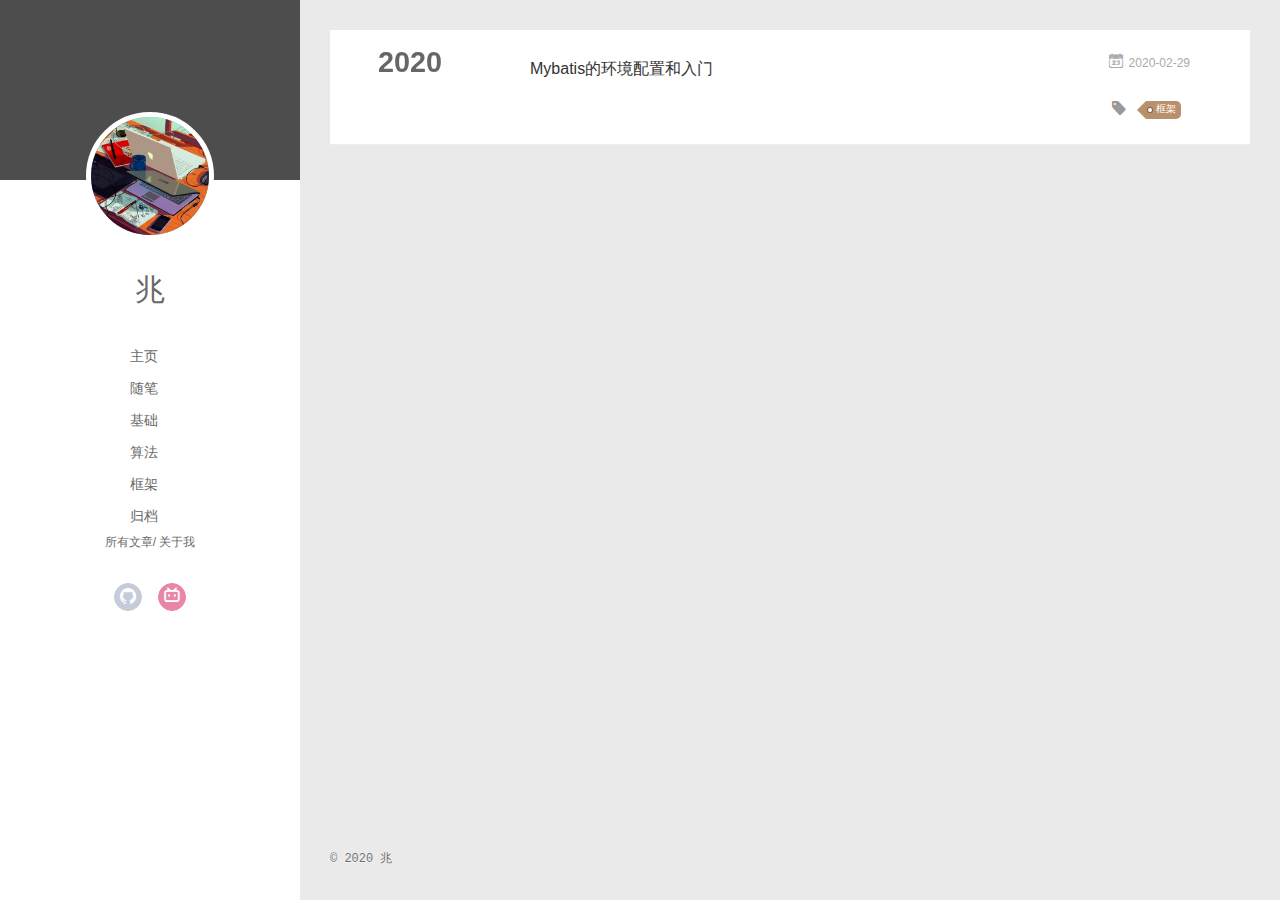
<file: tags/框架/index.html>
<!DOCTYPE html>
<html>
<head>
  <meta charset="utf-8">
  
  <meta name="renderer" content="webkit">
  <meta http-equiv="X-UA-Compatible" content="IE=edge" >
  <link rel="dns-prefetch" href="http://yoursite.com">
  <title>Tag: 框架 | Zhao_blog</title>
  <meta name="viewport" content="width=device-width, initial-scale=1, maximum-scale=1">
  <meta property="og:type" content="website">
<meta property="og:title" content="Zhao_blog">
<meta property="og:url" content="http://yoursite.com/tags/%E6%A1%86%E6%9E%B6/index.html">
<meta property="og:site_name" content="Zhao_blog">
<meta property="og:locale" content="en_US">
<meta property="article:author" content="兆">
<meta name="twitter:card" content="summary">
  
    <link rel="alternative" href="/atom.xml" title="Zhao_blog" type="application/atom+xml">
  
  
    <link rel="icon" href="/assets/img/head.jpg">
  
  <link rel="stylesheet" type="text/css" href="/./main.0cf68a.css">
  <style type="text/css">
  
    #container.show {
      background: linear-gradient(200deg,#ccc,#000);
    }
  </style>
  

  

<meta name="generator" content="Hexo 4.2.0"></head>

<body>
  <div id="container" q-class="show:isCtnShow">
    <canvas id="anm-canvas" class="anm-canvas"></canvas>
    <div class="left-col" q-class="show:isShow">
      
<div class="overlay" style="background: #4d4d4d"></div>
<div class="intrude-less">
	<header id="header" class="inner">
		<a href="/" class="profilepic">
			<img src="/assets/img/head.jpg" class="js-avatar">
		</a>
		<hgroup>
		  <h1 class="header-author"><a href="/">兆</a></h1>
		</hgroup>
		

		<nav class="header-menu">
			<ul>
			
				<li><a href="/">主页</a></li>
	        
				<li><a href="/tags/%E9%9A%8F%E7%AC%94/">随笔</a></li>
	        
				<li><a href="/tags/%E5%9F%BA%E7%A1%80/">基础</a></li>
	        
				<li><a href="/tags/%E7%AE%97%E6%B3%95/">算法</a></li>
	        
				<li><a href="/tags/%E6%A1%86%E6%9E%B6/">框架</a></li>
	        
				<li><a href="/archives/index.html">归档</a></li>
	        
			</ul>
		</nav>
		<nav class="header-smart-menu">
    		
    			
    			<a q-on="click: openSlider(e, 'innerArchive')" href="javascript:void(0)">所有文章</a>
    			
            
    			
            
    			
    			<a q-on="click: openSlider(e, 'aboutme')" href="javascript:void(0)">关于我</a>
    			
            
		</nav>
		<nav class="header-nav">
			<div class="social">
				
					<a class="github" target="_blank" href="https://github.com/jiazhao8267" title="github"><i class="icon-github"></i></a>
		        
					<a class="bilibili" target="_blank" href="https://space.bilibili.com/45314910" title="bilibili"><i class="icon-bilibili"></i></a>
		        
			</div>
		</nav>
	</header>		
</div>

    </div>
    <div class="mid-col" q-class="show:isShow,hide:isShow|isFalse">
      
<nav id="mobile-nav">
  	<div class="overlay js-overlay" style="background: #4d4d4d"></div>
	<div class="btnctn js-mobile-btnctn">
  		<div class="slider-trigger list" q-on="click: openSlider(e)"><i class="icon icon-sort"></i></div>
	</div>
	<div class="intrude-less">
		<header id="header" class="inner">
			<div class="profilepic">
				<img src="/assets/img/head.jpg" class="js-avatar">
			</div>
			<hgroup>
			  <h1 class="header-author js-header-author">兆</h1>
			</hgroup>
			
			
			
				
			
				
			
				
			
				
			
				
			
				
			
			
			
			<nav class="header-nav">
				<div class="social">
					
						<a class="github" target="_blank" href="https://github.com/jiazhao8267" title="github"><i class="icon-github"></i></a>
			        
						<a class="bilibili" target="_blank" href="https://space.bilibili.com/45314910" title="bilibili"><i class="icon-bilibili"></i></a>
			        
				</div>
			</nav>

			<nav class="header-menu js-header-menu">
				<ul style="width: 70%">
				
				
					<li style="width: 16.666666666666668%"><a href="/">主页</a></li>
		        
					<li style="width: 16.666666666666668%"><a href="/tags/%E9%9A%8F%E7%AC%94/">随笔</a></li>
		        
					<li style="width: 16.666666666666668%"><a href="/tags/%E5%9F%BA%E7%A1%80/">基础</a></li>
		        
					<li style="width: 16.666666666666668%"><a href="/tags/%E7%AE%97%E6%B3%95/">算法</a></li>
		        
					<li style="width: 16.666666666666668%"><a href="/tags/%E6%A1%86%E6%9E%B6/">框架</a></li>
		        
					<li style="width: 16.666666666666668%"><a href="/archives/index.html">归档</a></li>
		        
				</ul>
			</nav>
		</header>				
	</div>
	<div class="mobile-mask" style="display:none" q-show="isShow"></div>
</nav>

      <div id="wrapper" class="body-wrap">
        <div class="menu-l">
          <div class="canvas-wrap">
            <canvas data-colors="#eaeaea" data-sectionHeight="100" data-contentId="js-content" id="myCanvas1" class="anm-canvas"></canvas>
          </div>
          <div id="js-content" class="content-ll">
            
  
  
    
    
      
      
      <section class="archives-wrap">
        <div class="archive-year-wrap">
          <a href="/archives/2020" class="archive-year">2020</a>
        </div>
        <div class="archives">
    
    <article class="archive-article archive-type-post">
  <div class="archive-article-inner">
    <header class="archive-article-header">
      	<div class="article-meta">
	      	<a href="/2020/02/29/Mybatis%E7%9A%84%E7%8E%AF%E5%A2%83%E9%85%8D%E7%BD%AE%E5%92%8C%E5%85%A5%E9%97%A8/" class="archive-article-date">
  	<time datetime="2020-02-29T14:18:05.000Z" itemprop="datePublished"><i class="icon-calendar icon"></i>2020-02-29</time>
</a>
        </div>
    	 
  
    <h1 itemprop="name">
      <a class="archive-article-title" href="/2020/02/29/Mybatis%E7%9A%84%E7%8E%AF%E5%A2%83%E9%85%8D%E7%BD%AE%E5%92%8C%E5%85%A5%E9%97%A8/">Mybatis的环境配置和入门</a>
    </h1>
  

        <div class="article-info info-on-right">
          
	<div class="article-tag tagcloud">
		<i class="icon-price-tags icon"></i>
		<ul class="article-tag-list">
			 
        		<li class="article-tag-list-item">
        			<a href="javascript:void(0)" class="js-tag article-tag-list-link color3">框架</a>
        		</li>
      		
		</ul>
	</div>

          

        </div>
        <div class="clearfix"></div>
    </header>
  </div>
</article>
  
  
    </div></section>
  

    


          </div>
        </div>
      </div>
      <footer id="footer">
  <div class="outer">
    <div id="footer-info">
    	<div class="footer-left">
    		&copy; 2020 兆
    	</div>
    </div>
  </div>
</footer>
<!--页面点击小红心-->
<script type="text/javascript" src="/love.js"></script>

    </div>
    <script>
	var yiliaConfig = {
		mathjax: false,
		isHome: false,
		isPost: false,
		isArchive: false,
		isTag: true,
		isCategory: false,
		open_in_new: false,
		toc_hide_index: true,
		root: "/",
		innerArchive: true,
		showTags: false
	}
</script>

<script>!function(t){function n(e){if(r[e])return r[e].exports;var i=r[e]={exports:{},id:e,loaded:!1};return t[e].call(i.exports,i,i.exports,n),i.loaded=!0,i.exports}var r={};n.m=t,n.c=r,n.p="./",n(0)}([function(t,n,r){r(195),t.exports=r(191)},function(t,n,r){var e=r(3),i=r(52),o=r(27),u=r(28),c=r(53),f="prototype",a=function(t,n,r){var s,l,h,v,p=t&a.F,d=t&a.G,y=t&a.S,g=t&a.P,b=t&a.B,m=d?e:y?e[n]||(e[n]={}):(e[n]||{})[f],x=d?i:i[n]||(i[n]={}),w=x[f]||(x[f]={});d&&(r=n);for(s in r)l=!p&&m&&void 0!==m[s],h=(l?m:r)[s],v=b&&l?c(h,e):g&&"function"==typeof h?c(Function.call,h):h,m&&u(m,s,h,t&a.U),x[s]!=h&&o(x,s,v),g&&w[s]!=h&&(w[s]=h)};e.core=i,a.F=1,a.G=2,a.S=4,a.P=8,a.B=16,a.W=32,a.U=64,a.R=128,t.exports=a},function(t,n,r){var e=r(6);t.exports=function(t){if(!e(t))throw TypeError(t+" is not an object!");return t}},function(t,n){var r=t.exports="undefined"!=typeof window&&window.Math==Math?window:"undefined"!=typeof self&&self.Math==Math?self:Function("return this")();"number"==typeof __g&&(__g=r)},function(t,n){t.exports=function(t){try{return!!t()}catch(t){return!0}}},function(t,n){var r=t.exports="undefined"!=typeof window&&window.Math==Math?window:"undefined"!=typeof self&&self.Math==Math?self:Function("return this")();"number"==typeof __g&&(__g=r)},function(t,n){t.exports=function(t){return"object"==typeof t?null!==t:"function"==typeof t}},function(t,n,r){var e=r(126)("wks"),i=r(76),o=r(3).Symbol,u="function"==typeof o;(t.exports=function(t){return e[t]||(e[t]=u&&o[t]||(u?o:i)("Symbol."+t))}).store=e},function(t,n){var r={}.hasOwnProperty;t.exports=function(t,n){return r.call(t,n)}},function(t,n,r){var e=r(94),i=r(33);t.exports=function(t){return e(i(t))}},function(t,n,r){t.exports=!r(4)(function(){return 7!=Object.defineProperty({},"a",{get:function(){return 7}}).a})},function(t,n,r){var e=r(2),i=r(167),o=r(50),u=Object.defineProperty;n.f=r(10)?Object.defineProperty:function(t,n,r){if(e(t),n=o(n,!0),e(r),i)try{return u(t,n,r)}catch(t){}if("get"in r||"set"in r)throw TypeError("Accessors not supported!");return"value"in r&&(t[n]=r.value),t}},function(t,n,r){t.exports=!r(18)(function(){return 7!=Object.defineProperty({},"a",{get:function(){return 7}}).a})},function(t,n,r){var e=r(14),i=r(22);t.exports=r(12)?function(t,n,r){return e.f(t,n,i(1,r))}:function(t,n,r){return t[n]=r,t}},function(t,n,r){var e=r(20),i=r(58),o=r(42),u=Object.defineProperty;n.f=r(12)?Object.defineProperty:function(t,n,r){if(e(t),n=o(n,!0),e(r),i)try{return u(t,n,r)}catch(t){}if("get"in r||"set"in r)throw TypeError("Accessors not supported!");return"value"in r&&(t[n]=r.value),t}},function(t,n,r){var e=r(40)("wks"),i=r(23),o=r(5).Symbol,u="function"==typeof o;(t.exports=function(t){return e[t]||(e[t]=u&&o[t]||(u?o:i)("Symbol."+t))}).store=e},function(t,n,r){var e=r(67),i=Math.min;t.exports=function(t){return t>0?i(e(t),9007199254740991):0}},function(t,n,r){var e=r(46);t.exports=function(t){return Object(e(t))}},function(t,n){t.exports=function(t){try{return!!t()}catch(t){return!0}}},function(t,n,r){var e=r(63),i=r(34);t.exports=Object.keys||function(t){return e(t,i)}},function(t,n,r){var e=r(21);t.exports=function(t){if(!e(t))throw TypeError(t+" is not an object!");return t}},function(t,n){t.exports=function(t){return"object"==typeof t?null!==t:"function"==typeof t}},function(t,n){t.exports=function(t,n){return{enumerable:!(1&t),configurable:!(2&t),writable:!(4&t),value:n}}},function(t,n){var r=0,e=Math.random();t.exports=function(t){return"Symbol(".concat(void 0===t?"":t,")_",(++r+e).toString(36))}},function(t,n){var r={}.hasOwnProperty;t.exports=function(t,n){return r.call(t,n)}},function(t,n){var r=t.exports={version:"2.4.0"};"number"==typeof __e&&(__e=r)},function(t,n){t.exports=function(t){if("function"!=typeof t)throw TypeError(t+" is not a function!");return t}},function(t,n,r){var e=r(11),i=r(66);t.exports=r(10)?function(t,n,r){return e.f(t,n,i(1,r))}:function(t,n,r){return t[n]=r,t}},function(t,n,r){var e=r(3),i=r(27),o=r(24),u=r(76)("src"),c="toString",f=Function[c],a=(""+f).split(c);r(52).inspectSource=function(t){return f.call(t)},(t.exports=function(t,n,r,c){var f="function"==typeof r;f&&(o(r,"name")||i(r,"name",n)),t[n]!==r&&(f&&(o(r,u)||i(r,u,t[n]?""+t[n]:a.join(String(n)))),t===e?t[n]=r:c?t[n]?t[n]=r:i(t,n,r):(delete t[n],i(t,n,r)))})(Function.prototype,c,function(){return"function"==typeof this&&this[u]||f.call(this)})},function(t,n,r){var e=r(1),i=r(4),o=r(46),u=function(t,n,r,e){var i=String(o(t)),u="<"+n;return""!==r&&(u+=" "+r+'="'+String(e).replace(/"/g,"&quot;")+'"'),u+">"+i+"</"+n+">"};t.exports=function(t,n){var r={};r[t]=n(u),e(e.P+e.F*i(function(){var n=""[t]('"');return n!==n.toLowerCase()||n.split('"').length>3}),"String",r)}},function(t,n,r){var e=r(115),i=r(46);t.exports=function(t){return e(i(t))}},function(t,n,r){var e=r(116),i=r(66),o=r(30),u=r(50),c=r(24),f=r(167),a=Object.getOwnPropertyDescriptor;n.f=r(10)?a:function(t,n){if(t=o(t),n=u(n,!0),f)try{return a(t,n)}catch(t){}if(c(t,n))return i(!e.f.call(t,n),t[n])}},function(t,n,r){var e=r(24),i=r(17),o=r(145)("IE_PROTO"),u=Object.prototype;t.exports=Object.getPrototypeOf||function(t){return t=i(t),e(t,o)?t[o]:"function"==typeof t.constructor&&t instanceof t.constructor?t.constructor.prototype:t instanceof Object?u:null}},function(t,n){t.exports=function(t){if(void 0==t)throw TypeError("Can't call method on  "+t);return t}},function(t,n){t.exports="constructor,hasOwnProperty,isPrototypeOf,propertyIsEnumerable,toLocaleString,toString,valueOf".split(",")},function(t,n){t.exports={}},function(t,n){t.exports=!0},function(t,n){n.f={}.propertyIsEnumerable},function(t,n,r){var e=r(14).f,i=r(8),o=r(15)("toStringTag");t.exports=function(t,n,r){t&&!i(t=r?t:t.prototype,o)&&e(t,o,{configurable:!0,value:n})}},function(t,n,r){var e=r(40)("keys"),i=r(23);t.exports=function(t){return e[t]||(e[t]=i(t))}},function(t,n,r){var e=r(5),i="__core-js_shared__",o=e[i]||(e[i]={});t.exports=function(t){return o[t]||(o[t]={})}},function(t,n){var r=Math.ceil,e=Math.floor;t.exports=function(t){return isNaN(t=+t)?0:(t>0?e:r)(t)}},function(t,n,r){var e=r(21);t.exports=function(t,n){if(!e(t))return t;var r,i;if(n&&"function"==typeof(r=t.toString)&&!e(i=r.call(t)))return i;if("function"==typeof(r=t.valueOf)&&!e(i=r.call(t)))return i;if(!n&&"function"==typeof(r=t.toString)&&!e(i=r.call(t)))return i;throw TypeError("Can't convert object to primitive value")}},function(t,n,r){var e=r(5),i=r(25),o=r(36),u=r(44),c=r(14).f;t.exports=function(t){var n=i.Symbol||(i.Symbol=o?{}:e.Symbol||{});"_"==t.charAt(0)||t in n||c(n,t,{value:u.f(t)})}},function(t,n,r){n.f=r(15)},function(t,n){var r={}.toString;t.exports=function(t){return r.call(t).slice(8,-1)}},function(t,n){t.exports=function(t){if(void 0==t)throw TypeError("Can't call method on  "+t);return t}},function(t,n,r){var e=r(4);t.exports=function(t,n){return!!t&&e(function(){n?t.call(null,function(){},1):t.call(null)})}},function(t,n,r){var e=r(53),i=r(115),o=r(17),u=r(16),c=r(203);t.exports=function(t,n){var r=1==t,f=2==t,a=3==t,s=4==t,l=6==t,h=5==t||l,v=n||c;return function(n,c,p){for(var d,y,g=o(n),b=i(g),m=e(c,p,3),x=u(b.length),w=0,S=r?v(n,x):f?v(n,0):void 0;x>w;w++)if((h||w in b)&&(d=b[w],y=m(d,w,g),t))if(r)S[w]=y;else if(y)switch(t){case 3:return!0;case 5:return d;case 6:return w;case 2:S.push(d)}else if(s)return!1;return l?-1:a||s?s:S}}},function(t,n,r){var e=r(1),i=r(52),o=r(4);t.exports=function(t,n){var r=(i.Object||{})[t]||Object[t],u={};u[t]=n(r),e(e.S+e.F*o(function(){r(1)}),"Object",u)}},function(t,n,r){var e=r(6);t.exports=function(t,n){if(!e(t))return t;var r,i;if(n&&"function"==typeof(r=t.toString)&&!e(i=r.call(t)))return i;if("function"==typeof(r=t.valueOf)&&!e(i=r.call(t)))return i;if(!n&&"function"==typeof(r=t.toString)&&!e(i=r.call(t)))return i;throw TypeError("Can't convert object to primitive value")}},function(t,n,r){var e=r(5),i=r(25),o=r(91),u=r(13),c="prototype",f=function(t,n,r){var a,s,l,h=t&f.F,v=t&f.G,p=t&f.S,d=t&f.P,y=t&f.B,g=t&f.W,b=v?i:i[n]||(i[n]={}),m=b[c],x=v?e:p?e[n]:(e[n]||{})[c];v&&(r=n);for(a in r)(s=!h&&x&&void 0!==x[a])&&a in b||(l=s?x[a]:r[a],b[a]=v&&"function"!=typeof x[a]?r[a]:y&&s?o(l,e):g&&x[a]==l?function(t){var n=function(n,r,e){if(this instanceof t){switch(arguments.length){case 0:return new t;case 1:return new t(n);case 2:return new t(n,r)}return new t(n,r,e)}return t.apply(this,arguments)};return n[c]=t[c],n}(l):d&&"function"==typeof l?o(Function.call,l):l,d&&((b.virtual||(b.virtual={}))[a]=l,t&f.R&&m&&!m[a]&&u(m,a,l)))};f.F=1,f.G=2,f.S=4,f.P=8,f.B=16,f.W=32,f.U=64,f.R=128,t.exports=f},function(t,n){var r=t.exports={version:"2.4.0"};"number"==typeof __e&&(__e=r)},function(t,n,r){var e=r(26);t.exports=function(t,n,r){if(e(t),void 0===n)return t;switch(r){case 1:return function(r){return t.call(n,r)};case 2:return function(r,e){return t.call(n,r,e)};case 3:return function(r,e,i){return t.call(n,r,e,i)}}return function(){return t.apply(n,arguments)}}},function(t,n,r){var e=r(183),i=r(1),o=r(126)("metadata"),u=o.store||(o.store=new(r(186))),c=function(t,n,r){var i=u.get(t);if(!i){if(!r)return;u.set(t,i=new e)}var o=i.get(n);if(!o){if(!r)return;i.set(n,o=new e)}return o},f=function(t,n,r){var e=c(n,r,!1);return void 0!==e&&e.has(t)},a=function(t,n,r){var e=c(n,r,!1);return void 0===e?void 0:e.get(t)},s=function(t,n,r,e){c(r,e,!0).set(t,n)},l=function(t,n){var r=c(t,n,!1),e=[];return r&&r.forEach(function(t,n){e.push(n)}),e},h=function(t){return void 0===t||"symbol"==typeof t?t:String(t)},v=function(t){i(i.S,"Reflect",t)};t.exports={store:u,map:c,has:f,get:a,set:s,keys:l,key:h,exp:v}},function(t,n,r){"use strict";if(r(10)){var e=r(69),i=r(3),o=r(4),u=r(1),c=r(127),f=r(152),a=r(53),s=r(68),l=r(66),h=r(27),v=r(73),p=r(67),d=r(16),y=r(75),g=r(50),b=r(24),m=r(180),x=r(114),w=r(6),S=r(17),_=r(137),O=r(70),E=r(32),P=r(71).f,j=r(154),F=r(76),M=r(7),A=r(48),N=r(117),T=r(146),I=r(155),k=r(80),L=r(123),R=r(74),C=r(130),D=r(160),U=r(11),W=r(31),G=U.f,B=W.f,V=i.RangeError,z=i.TypeError,q=i.Uint8Array,K="ArrayBuffer",J="Shared"+K,Y="BYTES_PER_ELEMENT",H="prototype",$=Array[H],X=f.ArrayBuffer,Q=f.DataView,Z=A(0),tt=A(2),nt=A(3),rt=A(4),et=A(5),it=A(6),ot=N(!0),ut=N(!1),ct=I.values,ft=I.keys,at=I.entries,st=$.lastIndexOf,lt=$.reduce,ht=$.reduceRight,vt=$.join,pt=$.sort,dt=$.slice,yt=$.toString,gt=$.toLocaleString,bt=M("iterator"),mt=M("toStringTag"),xt=F("typed_constructor"),wt=F("def_constructor"),St=c.CONSTR,_t=c.TYPED,Ot=c.VIEW,Et="Wrong length!",Pt=A(1,function(t,n){return Tt(T(t,t[wt]),n)}),jt=o(function(){return 1===new q(new Uint16Array([1]).buffer)[0]}),Ft=!!q&&!!q[H].set&&o(function(){new q(1).set({})}),Mt=function(t,n){if(void 0===t)throw z(Et);var r=+t,e=d(t);if(n&&!m(r,e))throw V(Et);return e},At=function(t,n){var r=p(t);if(r<0||r%n)throw V("Wrong offset!");return r},Nt=function(t){if(w(t)&&_t in t)return t;throw z(t+" is not a typed array!")},Tt=function(t,n){if(!(w(t)&&xt in t))throw z("It is not a typed array constructor!");return new t(n)},It=function(t,n){return kt(T(t,t[wt]),n)},kt=function(t,n){for(var r=0,e=n.length,i=Tt(t,e);e>r;)i[r]=n[r++];return i},Lt=function(t,n,r){G(t,n,{get:function(){return this._d[r]}})},Rt=function(t){var n,r,e,i,o,u,c=S(t),f=arguments.length,s=f>1?arguments[1]:void 0,l=void 0!==s,h=j(c);if(void 0!=h&&!_(h)){for(u=h.call(c),e=[],n=0;!(o=u.next()).done;n++)e.push(o.value);c=e}for(l&&f>2&&(s=a(s,arguments[2],2)),n=0,r=d(c.length),i=Tt(this,r);r>n;n++)i[n]=l?s(c[n],n):c[n];return i},Ct=function(){for(var t=0,n=arguments.length,r=Tt(this,n);n>t;)r[t]=arguments[t++];return r},Dt=!!q&&o(function(){gt.call(new q(1))}),Ut=function(){return gt.apply(Dt?dt.call(Nt(this)):Nt(this),arguments)},Wt={copyWithin:function(t,n){return D.call(Nt(this),t,n,arguments.length>2?arguments[2]:void 0)},every:function(t){return rt(Nt(this),t,arguments.length>1?arguments[1]:void 0)},fill:function(t){return C.apply(Nt(this),arguments)},filter:function(t){return It(this,tt(Nt(this),t,arguments.length>1?arguments[1]:void 0))},find:function(t){return et(Nt(this),t,arguments.length>1?arguments[1]:void 0)},findIndex:function(t){return it(Nt(this),t,arguments.length>1?arguments[1]:void 0)},forEach:function(t){Z(Nt(this),t,arguments.length>1?arguments[1]:void 0)},indexOf:function(t){return ut(Nt(this),t,arguments.length>1?arguments[1]:void 0)},includes:function(t){return ot(Nt(this),t,arguments.length>1?arguments[1]:void 0)},join:function(t){return vt.apply(Nt(this),arguments)},lastIndexOf:function(t){return st.apply(Nt(this),arguments)},map:function(t){return Pt(Nt(this),t,arguments.length>1?arguments[1]:void 0)},reduce:function(t){return lt.apply(Nt(this),arguments)},reduceRight:function(t){return ht.apply(Nt(this),arguments)},reverse:function(){for(var t,n=this,r=Nt(n).length,e=Math.floor(r/2),i=0;i<e;)t=n[i],n[i++]=n[--r],n[r]=t;return n},some:function(t){return nt(Nt(this),t,arguments.length>1?arguments[1]:void 0)},sort:function(t){return pt.call(Nt(this),t)},subarray:function(t,n){var r=Nt(this),e=r.length,i=y(t,e);return new(T(r,r[wt]))(r.buffer,r.byteOffset+i*r.BYTES_PER_ELEMENT,d((void 0===n?e:y(n,e))-i))}},Gt=function(t,n){return It(this,dt.call(Nt(this),t,n))},Bt=function(t){Nt(this);var n=At(arguments[1],1),r=this.length,e=S(t),i=d(e.length),o=0;if(i+n>r)throw V(Et);for(;o<i;)this[n+o]=e[o++]},Vt={entries:function(){return at.call(Nt(this))},keys:function(){return ft.call(Nt(this))},values:function(){return ct.call(Nt(this))}},zt=function(t,n){return w(t)&&t[_t]&&"symbol"!=typeof n&&n in t&&String(+n)==String(n)},qt=function(t,n){return zt(t,n=g(n,!0))?l(2,t[n]):B(t,n)},Kt=function(t,n,r){return!(zt(t,n=g(n,!0))&&w(r)&&b(r,"value"))||b(r,"get")||b(r,"set")||r.configurable||b(r,"writable")&&!r.writable||b(r,"enumerable")&&!r.enumerable?G(t,n,r):(t[n]=r.value,t)};St||(W.f=qt,U.f=Kt),u(u.S+u.F*!St,"Object",{getOwnPropertyDescriptor:qt,defineProperty:Kt}),o(function(){yt.call({})})&&(yt=gt=function(){return vt.call(this)});var Jt=v({},Wt);v(Jt,Vt),h(Jt,bt,Vt.values),v(Jt,{slice:Gt,set:Bt,constructor:function(){},toString:yt,toLocaleString:Ut}),Lt(Jt,"buffer","b"),Lt(Jt,"byteOffset","o"),Lt(Jt,"byteLength","l"),Lt(Jt,"length","e"),G(Jt,mt,{get:function(){return this[_t]}}),t.exports=function(t,n,r,f){f=!!f;var a=t+(f?"Clamped":"")+"Array",l="Uint8Array"!=a,v="get"+t,p="set"+t,y=i[a],g=y||{},b=y&&E(y),m=!y||!c.ABV,S={},_=y&&y[H],j=function(t,r){var e=t._d;return e.v[v](r*n+e.o,jt)},F=function(t,r,e){var i=t._d;f&&(e=(e=Math.round(e))<0?0:e>255?255:255&e),i.v[p](r*n+i.o,e,jt)},M=function(t,n){G(t,n,{get:function(){return j(this,n)},set:function(t){return F(this,n,t)},enumerable:!0})};m?(y=r(function(t,r,e,i){s(t,y,a,"_d");var o,u,c,f,l=0,v=0;if(w(r)){if(!(r instanceof X||(f=x(r))==K||f==J))return _t in r?kt(y,r):Rt.call(y,r);o=r,v=At(e,n);var p=r.byteLength;if(void 0===i){if(p%n)throw V(Et);if((u=p-v)<0)throw V(Et)}else if((u=d(i)*n)+v>p)throw V(Et);c=u/n}else c=Mt(r,!0),u=c*n,o=new X(u);for(h(t,"_d",{b:o,o:v,l:u,e:c,v:new Q(o)});l<c;)M(t,l++)}),_=y[H]=O(Jt),h(_,"constructor",y)):L(function(t){new y(null),new y(t)},!0)||(y=r(function(t,r,e,i){s(t,y,a);var o;return w(r)?r instanceof X||(o=x(r))==K||o==J?void 0!==i?new g(r,At(e,n),i):void 0!==e?new g(r,At(e,n)):new g(r):_t in r?kt(y,r):Rt.call(y,r):new g(Mt(r,l))}),Z(b!==Function.prototype?P(g).concat(P(b)):P(g),function(t){t in y||h(y,t,g[t])}),y[H]=_,e||(_.constructor=y));var A=_[bt],N=!!A&&("values"==A.name||void 0==A.name),T=Vt.values;h(y,xt,!0),h(_,_t,a),h(_,Ot,!0),h(_,wt,y),(f?new y(1)[mt]==a:mt in _)||G(_,mt,{get:function(){return a}}),S[a]=y,u(u.G+u.W+u.F*(y!=g),S),u(u.S,a,{BYTES_PER_ELEMENT:n,from:Rt,of:Ct}),Y in _||h(_,Y,n),u(u.P,a,Wt),R(a),u(u.P+u.F*Ft,a,{set:Bt}),u(u.P+u.F*!N,a,Vt),u(u.P+u.F*(_.toString!=yt),a,{toString:yt}),u(u.P+u.F*o(function(){new y(1).slice()}),a,{slice:Gt}),u(u.P+u.F*(o(function(){return[1,2].toLocaleString()!=new y([1,2]).toLocaleString()})||!o(function(){_.toLocaleString.call([1,2])})),a,{toLocaleString:Ut}),k[a]=N?A:T,e||N||h(_,bt,T)}}else t.exports=function(){}},function(t,n){var r={}.toString;t.exports=function(t){return r.call(t).slice(8,-1)}},function(t,n,r){var e=r(21),i=r(5).document,o=e(i)&&e(i.createElement);t.exports=function(t){return o?i.createElement(t):{}}},function(t,n,r){t.exports=!r(12)&&!r(18)(function(){return 7!=Object.defineProperty(r(57)("div"),"a",{get:function(){return 7}}).a})},function(t,n,r){"use strict";var e=r(36),i=r(51),o=r(64),u=r(13),c=r(8),f=r(35),a=r(96),s=r(38),l=r(103),h=r(15)("iterator"),v=!([].keys&&"next"in[].keys()),p="keys",d="values",y=function(){return this};t.exports=function(t,n,r,g,b,m,x){a(r,n,g);var w,S,_,O=function(t){if(!v&&t in F)return F[t];switch(t){case p:case d:return function(){return new r(this,t)}}return function(){return new r(this,t)}},E=n+" Iterator",P=b==d,j=!1,F=t.prototype,M=F[h]||F["@@iterator"]||b&&F[b],A=M||O(b),N=b?P?O("entries"):A:void 0,T="Array"==n?F.entries||M:M;if(T&&(_=l(T.call(new t)))!==Object.prototype&&(s(_,E,!0),e||c(_,h)||u(_,h,y)),P&&M&&M.name!==d&&(j=!0,A=function(){return M.call(this)}),e&&!x||!v&&!j&&F[h]||u(F,h,A),f[n]=A,f[E]=y,b)if(w={values:P?A:O(d),keys:m?A:O(p),entries:N},x)for(S in w)S in F||o(F,S,w[S]);else i(i.P+i.F*(v||j),n,w);return w}},function(t,n,r){var e=r(20),i=r(100),o=r(34),u=r(39)("IE_PROTO"),c=function(){},f="prototype",a=function(){var t,n=r(57)("iframe"),e=o.length;for(n.style.display="none",r(93).appendChild(n),n.src="javascript:",t=n.contentWindow.document,t.open(),t.write("<script>document.F=Object<\/script>"),t.close(),a=t.F;e--;)delete a[f][o[e]];return a()};t.exports=Object.create||function(t,n){var r;return null!==t?(c[f]=e(t),r=new c,c[f]=null,r[u]=t):r=a(),void 0===n?r:i(r,n)}},function(t,n,r){var e=r(63),i=r(34).concat("length","prototype");n.f=Object.getOwnPropertyNames||function(t){return e(t,i)}},function(t,n){n.f=Object.getOwnPropertySymbols},function(t,n,r){var e=r(8),i=r(9),o=r(90)(!1),u=r(39)("IE_PROTO");t.exports=function(t,n){var r,c=i(t),f=0,a=[];for(r in c)r!=u&&e(c,r)&&a.push(r);for(;n.length>f;)e(c,r=n[f++])&&(~o(a,r)||a.push(r));return a}},function(t,n,r){t.exports=r(13)},function(t,n,r){var e=r(76)("meta"),i=r(6),o=r(24),u=r(11).f,c=0,f=Object.isExtensible||function(){return!0},a=!r(4)(function(){return f(Object.preventExtensions({}))}),s=function(t){u(t,e,{value:{i:"O"+ ++c,w:{}}})},l=function(t,n){if(!i(t))return"symbol"==typeof t?t:("string"==typeof t?"S":"P")+t;if(!o(t,e)){if(!f(t))return"F";if(!n)return"E";s(t)}return t[e].i},h=function(t,n){if(!o(t,e)){if(!f(t))return!0;if(!n)return!1;s(t)}return t[e].w},v=function(t){return a&&p.NEED&&f(t)&&!o(t,e)&&s(t),t},p=t.exports={KEY:e,NEED:!1,fastKey:l,getWeak:h,onFreeze:v}},function(t,n){t.exports=function(t,n){return{enumerable:!(1&t),configurable:!(2&t),writable:!(4&t),value:n}}},function(t,n){var r=Math.ceil,e=Math.floor;t.exports=function(t){return isNaN(t=+t)?0:(t>0?e:r)(t)}},function(t,n){t.exports=function(t,n,r,e){if(!(t instanceof n)||void 0!==e&&e in t)throw TypeError(r+": incorrect invocation!");return t}},function(t,n){t.exports=!1},function(t,n,r){var e=r(2),i=r(173),o=r(133),u=r(145)("IE_PROTO"),c=function(){},f="prototype",a=function(){var t,n=r(132)("iframe"),e=o.length;for(n.style.display="none",r(135).appendChild(n),n.src="javascript:",t=n.contentWindow.document,t.open(),t.write("<script>document.F=Object<\/script>"),t.close(),a=t.F;e--;)delete a[f][o[e]];return a()};t.exports=Object.create||function(t,n){var r;return null!==t?(c[f]=e(t),r=new c,c[f]=null,r[u]=t):r=a(),void 0===n?r:i(r,n)}},function(t,n,r){var e=r(175),i=r(133).concat("length","prototype");n.f=Object.getOwnPropertyNames||function(t){return e(t,i)}},function(t,n,r){var e=r(175),i=r(133);t.exports=Object.keys||function(t){return e(t,i)}},function(t,n,r){var e=r(28);t.exports=function(t,n,r){for(var i in n)e(t,i,n[i],r);return t}},function(t,n,r){"use strict";var e=r(3),i=r(11),o=r(10),u=r(7)("species");t.exports=function(t){var n=e[t];o&&n&&!n[u]&&i.f(n,u,{configurable:!0,get:function(){return this}})}},function(t,n,r){var e=r(67),i=Math.max,o=Math.min;t.exports=function(t,n){return t=e(t),t<0?i(t+n,0):o(t,n)}},function(t,n){var r=0,e=Math.random();t.exports=function(t){return"Symbol(".concat(void 0===t?"":t,")_",(++r+e).toString(36))}},function(t,n,r){var e=r(33);t.exports=function(t){return Object(e(t))}},function(t,n,r){var e=r(7)("unscopables"),i=Array.prototype;void 0==i[e]&&r(27)(i,e,{}),t.exports=function(t){i[e][t]=!0}},function(t,n,r){var e=r(53),i=r(169),o=r(137),u=r(2),c=r(16),f=r(154),a={},s={},n=t.exports=function(t,n,r,l,h){var v,p,d,y,g=h?function(){return t}:f(t),b=e(r,l,n?2:1),m=0;if("function"!=typeof g)throw TypeError(t+" is not iterable!");if(o(g)){for(v=c(t.length);v>m;m++)if((y=n?b(u(p=t[m])[0],p[1]):b(t[m]))===a||y===s)return y}else for(d=g.call(t);!(p=d.next()).done;)if((y=i(d,b,p.value,n))===a||y===s)return y};n.BREAK=a,n.RETURN=s},function(t,n){t.exports={}},function(t,n,r){var e=r(11).f,i=r(24),o=r(7)("toStringTag");t.exports=function(t,n,r){t&&!i(t=r?t:t.prototype,o)&&e(t,o,{configurable:!0,value:n})}},function(t,n,r){var e=r(1),i=r(46),o=r(4),u=r(150),c="["+u+"]",f="​",a=RegExp("^"+c+c+"*"),s=RegExp(c+c+"*$"),l=function(t,n,r){var i={},c=o(function(){return!!u[t]()||f[t]()!=f}),a=i[t]=c?n(h):u[t];r&&(i[r]=a),e(e.P+e.F*c,"String",i)},h=l.trim=function(t,n){return t=String(i(t)),1&n&&(t=t.replace(a,"")),2&n&&(t=t.replace(s,"")),t};t.exports=l},function(t,n,r){t.exports={default:r(86),__esModule:!0}},function(t,n,r){t.exports={default:r(87),__esModule:!0}},function(t,n,r){"use strict";function e(t){return t&&t.__esModule?t:{default:t}}n.__esModule=!0;var i=r(84),o=e(i),u=r(83),c=e(u),f="function"==typeof c.default&&"symbol"==typeof o.default?function(t){return typeof t}:function(t){return t&&"function"==typeof c.default&&t.constructor===c.default&&t!==c.default.prototype?"symbol":typeof t};n.default="function"==typeof c.default&&"symbol"===f(o.default)?function(t){return void 0===t?"undefined":f(t)}:function(t){return t&&"function"==typeof c.default&&t.constructor===c.default&&t!==c.default.prototype?"symbol":void 0===t?"undefined":f(t)}},function(t,n,r){r(110),r(108),r(111),r(112),t.exports=r(25).Symbol},function(t,n,r){r(109),r(113),t.exports=r(44).f("iterator")},function(t,n){t.exports=function(t){if("function"!=typeof t)throw TypeError(t+" is not a function!");return t}},function(t,n){t.exports=function(){}},function(t,n,r){var e=r(9),i=r(106),o=r(105);t.exports=function(t){return function(n,r,u){var c,f=e(n),a=i(f.length),s=o(u,a);if(t&&r!=r){for(;a>s;)if((c=f[s++])!=c)return!0}else for(;a>s;s++)if((t||s in f)&&f[s]===r)return t||s||0;return!t&&-1}}},function(t,n,r){var e=r(88);t.exports=function(t,n,r){if(e(t),void 0===n)return t;switch(r){case 1:return function(r){return t.call(n,r)};case 2:return function(r,e){return t.call(n,r,e)};case 3:return function(r,e,i){return t.call(n,r,e,i)}}return function(){return t.apply(n,arguments)}}},function(t,n,r){var e=r(19),i=r(62),o=r(37);t.exports=function(t){var n=e(t),r=i.f;if(r)for(var u,c=r(t),f=o.f,a=0;c.length>a;)f.call(t,u=c[a++])&&n.push(u);return n}},function(t,n,r){t.exports=r(5).document&&document.documentElement},function(t,n,r){var e=r(56);t.exports=Object("z").propertyIsEnumerable(0)?Object:function(t){return"String"==e(t)?t.split(""):Object(t)}},function(t,n,r){var e=r(56);t.exports=Array.isArray||function(t){return"Array"==e(t)}},function(t,n,r){"use strict";var e=r(60),i=r(22),o=r(38),u={};r(13)(u,r(15)("iterator"),function(){return this}),t.exports=function(t,n,r){t.prototype=e(u,{next:i(1,r)}),o(t,n+" Iterator")}},function(t,n){t.exports=function(t,n){return{value:n,done:!!t}}},function(t,n,r){var e=r(19),i=r(9);t.exports=function(t,n){for(var r,o=i(t),u=e(o),c=u.length,f=0;c>f;)if(o[r=u[f++]]===n)return r}},function(t,n,r){var e=r(23)("meta"),i=r(21),o=r(8),u=r(14).f,c=0,f=Object.isExtensible||function(){return!0},a=!r(18)(function(){return f(Object.preventExtensions({}))}),s=function(t){u(t,e,{value:{i:"O"+ ++c,w:{}}})},l=function(t,n){if(!i(t))return"symbol"==typeof t?t:("string"==typeof t?"S":"P")+t;if(!o(t,e)){if(!f(t))return"F";if(!n)return"E";s(t)}return t[e].i},h=function(t,n){if(!o(t,e)){if(!f(t))return!0;if(!n)return!1;s(t)}return t[e].w},v=function(t){return a&&p.NEED&&f(t)&&!o(t,e)&&s(t),t},p=t.exports={KEY:e,NEED:!1,fastKey:l,getWeak:h,onFreeze:v}},function(t,n,r){var e=r(14),i=r(20),o=r(19);t.exports=r(12)?Object.defineProperties:function(t,n){i(t);for(var r,u=o(n),c=u.length,f=0;c>f;)e.f(t,r=u[f++],n[r]);return t}},function(t,n,r){var e=r(37),i=r(22),o=r(9),u=r(42),c=r(8),f=r(58),a=Object.getOwnPropertyDescriptor;n.f=r(12)?a:function(t,n){if(t=o(t),n=u(n,!0),f)try{return a(t,n)}catch(t){}if(c(t,n))return i(!e.f.call(t,n),t[n])}},function(t,n,r){var e=r(9),i=r(61).f,o={}.toString,u="object"==typeof window&&window&&Object.getOwnPropertyNames?Object.getOwnPropertyNames(window):[],c=function(t){try{return i(t)}catch(t){return u.slice()}};t.exports.f=function(t){return u&&"[object Window]"==o.call(t)?c(t):i(e(t))}},function(t,n,r){var e=r(8),i=r(77),o=r(39)("IE_PROTO"),u=Object.prototype;t.exports=Object.getPrototypeOf||function(t){return t=i(t),e(t,o)?t[o]:"function"==typeof t.constructor&&t instanceof t.constructor?t.constructor.prototype:t instanceof Object?u:null}},function(t,n,r){var e=r(41),i=r(33);t.exports=function(t){return function(n,r){var o,u,c=String(i(n)),f=e(r),a=c.length;return f<0||f>=a?t?"":void 0:(o=c.charCodeAt(f),o<55296||o>56319||f+1===a||(u=c.charCodeAt(f+1))<56320||u>57343?t?c.charAt(f):o:t?c.slice(f,f+2):u-56320+(o-55296<<10)+65536)}}},function(t,n,r){var e=r(41),i=Math.max,o=Math.min;t.exports=function(t,n){return t=e(t),t<0?i(t+n,0):o(t,n)}},function(t,n,r){var e=r(41),i=Math.min;t.exports=function(t){return t>0?i(e(t),9007199254740991):0}},function(t,n,r){"use strict";var e=r(89),i=r(97),o=r(35),u=r(9);t.exports=r(59)(Array,"Array",function(t,n){this._t=u(t),this._i=0,this._k=n},function(){var t=this._t,n=this._k,r=this._i++;return!t||r>=t.length?(this._t=void 0,i(1)):"keys"==n?i(0,r):"values"==n?i(0,t[r]):i(0,[r,t[r]])},"values"),o.Arguments=o.Array,e("keys"),e("values"),e("entries")},function(t,n){},function(t,n,r){"use strict";var e=r(104)(!0);r(59)(String,"String",function(t){this._t=String(t),this._i=0},function(){var t,n=this._t,r=this._i;return r>=n.length?{value:void 0,done:!0}:(t=e(n,r),this._i+=t.length,{value:t,done:!1})})},function(t,n,r){"use strict";var e=r(5),i=r(8),o=r(12),u=r(51),c=r(64),f=r(99).KEY,a=r(18),s=r(40),l=r(38),h=r(23),v=r(15),p=r(44),d=r(43),y=r(98),g=r(92),b=r(95),m=r(20),x=r(9),w=r(42),S=r(22),_=r(60),O=r(102),E=r(101),P=r(14),j=r(19),F=E.f,M=P.f,A=O.f,N=e.Symbol,T=e.JSON,I=T&&T.stringify,k="prototype",L=v("_hidden"),R=v("toPrimitive"),C={}.propertyIsEnumerable,D=s("symbol-registry"),U=s("symbols"),W=s("op-symbols"),G=Object[k],B="function"==typeof N,V=e.QObject,z=!V||!V[k]||!V[k].findChild,q=o&&a(function(){return 7!=_(M({},"a",{get:function(){return M(this,"a",{value:7}).a}})).a})?function(t,n,r){var e=F(G,n);e&&delete G[n],M(t,n,r),e&&t!==G&&M(G,n,e)}:M,K=function(t){var n=U[t]=_(N[k]);return n._k=t,n},J=B&&"symbol"==typeof N.iterator?function(t){return"symbol"==typeof t}:function(t){return t instanceof N},Y=function(t,n,r){return t===G&&Y(W,n,r),m(t),n=w(n,!0),m(r),i(U,n)?(r.enumerable?(i(t,L)&&t[L][n]&&(t[L][n]=!1),r=_(r,{enumerable:S(0,!1)})):(i(t,L)||M(t,L,S(1,{})),t[L][n]=!0),q(t,n,r)):M(t,n,r)},H=function(t,n){m(t);for(var r,e=g(n=x(n)),i=0,o=e.length;o>i;)Y(t,r=e[i++],n[r]);return t},$=function(t,n){return void 0===n?_(t):H(_(t),n)},X=function(t){var n=C.call(this,t=w(t,!0));return!(this===G&&i(U,t)&&!i(W,t))&&(!(n||!i(this,t)||!i(U,t)||i(this,L)&&this[L][t])||n)},Q=function(t,n){if(t=x(t),n=w(n,!0),t!==G||!i(U,n)||i(W,n)){var r=F(t,n);return!r||!i(U,n)||i(t,L)&&t[L][n]||(r.enumerable=!0),r}},Z=function(t){for(var n,r=A(x(t)),e=[],o=0;r.length>o;)i(U,n=r[o++])||n==L||n==f||e.push(n);return e},tt=function(t){for(var n,r=t===G,e=A(r?W:x(t)),o=[],u=0;e.length>u;)!i(U,n=e[u++])||r&&!i(G,n)||o.push(U[n]);return o};B||(N=function(){if(this instanceof N)throw TypeError("Symbol is not a constructor!");var t=h(arguments.length>0?arguments[0]:void 0),n=function(r){this===G&&n.call(W,r),i(this,L)&&i(this[L],t)&&(this[L][t]=!1),q(this,t,S(1,r))};return o&&z&&q(G,t,{configurable:!0,set:n}),K(t)},c(N[k],"toString",function(){return this._k}),E.f=Q,P.f=Y,r(61).f=O.f=Z,r(37).f=X,r(62).f=tt,o&&!r(36)&&c(G,"propertyIsEnumerable",X,!0),p.f=function(t){return K(v(t))}),u(u.G+u.W+u.F*!B,{Symbol:N});for(var nt="hasInstance,isConcatSpreadable,iterator,match,replace,search,species,split,toPrimitive,toStringTag,unscopables".split(","),rt=0;nt.length>rt;)v(nt[rt++]);for(var nt=j(v.store),rt=0;nt.length>rt;)d(nt[rt++]);u(u.S+u.F*!B,"Symbol",{for:function(t){return i(D,t+="")?D[t]:D[t]=N(t)},keyFor:function(t){if(J(t))return y(D,t);throw TypeError(t+" is not a symbol!")},useSetter:function(){z=!0},useSimple:function(){z=!1}}),u(u.S+u.F*!B,"Object",{create:$,defineProperty:Y,defineProperties:H,getOwnPropertyDescriptor:Q,getOwnPropertyNames:Z,getOwnPropertySymbols:tt}),T&&u(u.S+u.F*(!B||a(function(){var t=N();return"[null]"!=I([t])||"{}"!=I({a:t})||"{}"!=I(Object(t))})),"JSON",{stringify:function(t){if(void 0!==t&&!J(t)){for(var n,r,e=[t],i=1;arguments.length>i;)e.push(arguments[i++]);return n=e[1],"function"==typeof n&&(r=n),!r&&b(n)||(n=function(t,n){if(r&&(n=r.call(this,t,n)),!J(n))return n}),e[1]=n,I.apply(T,e)}}}),N[k][R]||r(13)(N[k],R,N[k].valueOf),l(N,"Symbol"),l(Math,"Math",!0),l(e.JSON,"JSON",!0)},function(t,n,r){r(43)("asyncIterator")},function(t,n,r){r(43)("observable")},function(t,n,r){r(107);for(var e=r(5),i=r(13),o=r(35),u=r(15)("toStringTag"),c=["NodeList","DOMTokenList","MediaList","StyleSheetList","CSSRuleList"],f=0;f<5;f++){var a=c[f],s=e[a],l=s&&s.prototype;l&&!l[u]&&i(l,u,a),o[a]=o.Array}},function(t,n,r){var e=r(45),i=r(7)("toStringTag"),o="Arguments"==e(function(){return arguments}()),u=function(t,n){try{return t[n]}catch(t){}};t.exports=function(t){var n,r,c;return void 0===t?"Undefined":null===t?"Null":"string"==typeof(r=u(n=Object(t),i))?r:o?e(n):"Object"==(c=e(n))&&"function"==typeof n.callee?"Arguments":c}},function(t,n,r){var e=r(45);t.exports=Object("z").propertyIsEnumerable(0)?Object:function(t){return"String"==e(t)?t.split(""):Object(t)}},function(t,n){n.f={}.propertyIsEnumerable},function(t,n,r){var e=r(30),i=r(16),o=r(75);t.exports=function(t){return function(n,r,u){var c,f=e(n),a=i(f.length),s=o(u,a);if(t&&r!=r){for(;a>s;)if((c=f[s++])!=c)return!0}else for(;a>s;s++)if((t||s in f)&&f[s]===r)return t||s||0;return!t&&-1}}},function(t,n,r){"use strict";var e=r(3),i=r(1),o=r(28),u=r(73),c=r(65),f=r(79),a=r(68),s=r(6),l=r(4),h=r(123),v=r(81),p=r(136);t.exports=function(t,n,r,d,y,g){var b=e[t],m=b,x=y?"set":"add",w=m&&m.prototype,S={},_=function(t){var n=w[t];o(w,t,"delete"==t?function(t){return!(g&&!s(t))&&n.call(this,0===t?0:t)}:"has"==t?function(t){return!(g&&!s(t))&&n.call(this,0===t?0:t)}:"get"==t?function(t){return g&&!s(t)?void 0:n.call(this,0===t?0:t)}:"add"==t?function(t){return n.call(this,0===t?0:t),this}:function(t,r){return n.call(this,0===t?0:t,r),this})};if("function"==typeof m&&(g||w.forEach&&!l(function(){(new m).entries().next()}))){var O=new m,E=O[x](g?{}:-0,1)!=O,P=l(function(){O.has(1)}),j=h(function(t){new m(t)}),F=!g&&l(function(){for(var t=new m,n=5;n--;)t[x](n,n);return!t.has(-0)});j||(m=n(function(n,r){a(n,m,t);var e=p(new b,n,m);return void 0!=r&&f(r,y,e[x],e),e}),m.prototype=w,w.constructor=m),(P||F)&&(_("delete"),_("has"),y&&_("get")),(F||E)&&_(x),g&&w.clear&&delete w.clear}else m=d.getConstructor(n,t,y,x),u(m.prototype,r),c.NEED=!0;return v(m,t),S[t]=m,i(i.G+i.W+i.F*(m!=b),S),g||d.setStrong(m,t,y),m}},function(t,n,r){"use strict";var e=r(27),i=r(28),o=r(4),u=r(46),c=r(7);t.exports=function(t,n,r){var f=c(t),a=r(u,f,""[t]),s=a[0],l=a[1];o(function(){var n={};return n[f]=function(){return 7},7!=""[t](n)})&&(i(String.prototype,t,s),e(RegExp.prototype,f,2==n?function(t,n){return l.call(t,this,n)}:function(t){return l.call(t,this)}))}
},function(t,n,r){"use strict";var e=r(2);t.exports=function(){var t=e(this),n="";return t.global&&(n+="g"),t.ignoreCase&&(n+="i"),t.multiline&&(n+="m"),t.unicode&&(n+="u"),t.sticky&&(n+="y"),n}},function(t,n){t.exports=function(t,n,r){var e=void 0===r;switch(n.length){case 0:return e?t():t.call(r);case 1:return e?t(n[0]):t.call(r,n[0]);case 2:return e?t(n[0],n[1]):t.call(r,n[0],n[1]);case 3:return e?t(n[0],n[1],n[2]):t.call(r,n[0],n[1],n[2]);case 4:return e?t(n[0],n[1],n[2],n[3]):t.call(r,n[0],n[1],n[2],n[3])}return t.apply(r,n)}},function(t,n,r){var e=r(6),i=r(45),o=r(7)("match");t.exports=function(t){var n;return e(t)&&(void 0!==(n=t[o])?!!n:"RegExp"==i(t))}},function(t,n,r){var e=r(7)("iterator"),i=!1;try{var o=[7][e]();o.return=function(){i=!0},Array.from(o,function(){throw 2})}catch(t){}t.exports=function(t,n){if(!n&&!i)return!1;var r=!1;try{var o=[7],u=o[e]();u.next=function(){return{done:r=!0}},o[e]=function(){return u},t(o)}catch(t){}return r}},function(t,n,r){t.exports=r(69)||!r(4)(function(){var t=Math.random();__defineSetter__.call(null,t,function(){}),delete r(3)[t]})},function(t,n){n.f=Object.getOwnPropertySymbols},function(t,n,r){var e=r(3),i="__core-js_shared__",o=e[i]||(e[i]={});t.exports=function(t){return o[t]||(o[t]={})}},function(t,n,r){for(var e,i=r(3),o=r(27),u=r(76),c=u("typed_array"),f=u("view"),a=!(!i.ArrayBuffer||!i.DataView),s=a,l=0,h="Int8Array,Uint8Array,Uint8ClampedArray,Int16Array,Uint16Array,Int32Array,Uint32Array,Float32Array,Float64Array".split(",");l<9;)(e=i[h[l++]])?(o(e.prototype,c,!0),o(e.prototype,f,!0)):s=!1;t.exports={ABV:a,CONSTR:s,TYPED:c,VIEW:f}},function(t,n){"use strict";var r={versions:function(){var t=window.navigator.userAgent;return{trident:t.indexOf("Trident")>-1,presto:t.indexOf("Presto")>-1,webKit:t.indexOf("AppleWebKit")>-1,gecko:t.indexOf("Gecko")>-1&&-1==t.indexOf("KHTML"),mobile:!!t.match(/AppleWebKit.*Mobile.*/),ios:!!t.match(/\(i[^;]+;( U;)? CPU.+Mac OS X/),android:t.indexOf("Android")>-1||t.indexOf("Linux")>-1,iPhone:t.indexOf("iPhone")>-1||t.indexOf("Mac")>-1,iPad:t.indexOf("iPad")>-1,webApp:-1==t.indexOf("Safari"),weixin:-1==t.indexOf("MicroMessenger")}}()};t.exports=r},function(t,n,r){"use strict";var e=r(85),i=function(t){return t&&t.__esModule?t:{default:t}}(e),o=function(){function t(t,n,e){return n||e?String.fromCharCode(n||e):r[t]||t}function n(t){return e[t]}var r={"&quot;":'"',"&lt;":"<","&gt;":">","&amp;":"&","&nbsp;":" "},e={};for(var u in r)e[r[u]]=u;return r["&apos;"]="'",e["'"]="&#39;",{encode:function(t){return t?(""+t).replace(/['<> "&]/g,n).replace(/\r?\n/g,"<br/>").replace(/\s/g,"&nbsp;"):""},decode:function(n){return n?(""+n).replace(/<br\s*\/?>/gi,"\n").replace(/&quot;|&lt;|&gt;|&amp;|&nbsp;|&apos;|&#(\d+);|&#(\d+)/g,t).replace(/\u00a0/g," "):""},encodeBase16:function(t){if(!t)return t;t+="";for(var n=[],r=0,e=t.length;e>r;r++)n.push(t.charCodeAt(r).toString(16).toUpperCase());return n.join("")},encodeBase16forJSON:function(t){if(!t)return t;t=t.replace(/[\u4E00-\u9FBF]/gi,function(t){return escape(t).replace("%u","\\u")});for(var n=[],r=0,e=t.length;e>r;r++)n.push(t.charCodeAt(r).toString(16).toUpperCase());return n.join("")},decodeBase16:function(t){if(!t)return t;t+="";for(var n=[],r=0,e=t.length;e>r;r+=2)n.push(String.fromCharCode("0x"+t.slice(r,r+2)));return n.join("")},encodeObject:function(t){if(t instanceof Array)for(var n=0,r=t.length;r>n;n++)t[n]=o.encodeObject(t[n]);else if("object"==(void 0===t?"undefined":(0,i.default)(t)))for(var e in t)t[e]=o.encodeObject(t[e]);else if("string"==typeof t)return o.encode(t);return t},loadScript:function(t){var n=document.createElement("script");document.getElementsByTagName("body")[0].appendChild(n),n.setAttribute("src",t)},addLoadEvent:function(t){var n=window.onload;"function"!=typeof window.onload?window.onload=t:window.onload=function(){n(),t()}}}}();t.exports=o},function(t,n,r){"use strict";var e=r(17),i=r(75),o=r(16);t.exports=function(t){for(var n=e(this),r=o(n.length),u=arguments.length,c=i(u>1?arguments[1]:void 0,r),f=u>2?arguments[2]:void 0,a=void 0===f?r:i(f,r);a>c;)n[c++]=t;return n}},function(t,n,r){"use strict";var e=r(11),i=r(66);t.exports=function(t,n,r){n in t?e.f(t,n,i(0,r)):t[n]=r}},function(t,n,r){var e=r(6),i=r(3).document,o=e(i)&&e(i.createElement);t.exports=function(t){return o?i.createElement(t):{}}},function(t,n){t.exports="constructor,hasOwnProperty,isPrototypeOf,propertyIsEnumerable,toLocaleString,toString,valueOf".split(",")},function(t,n,r){var e=r(7)("match");t.exports=function(t){var n=/./;try{"/./"[t](n)}catch(r){try{return n[e]=!1,!"/./"[t](n)}catch(t){}}return!0}},function(t,n,r){t.exports=r(3).document&&document.documentElement},function(t,n,r){var e=r(6),i=r(144).set;t.exports=function(t,n,r){var o,u=n.constructor;return u!==r&&"function"==typeof u&&(o=u.prototype)!==r.prototype&&e(o)&&i&&i(t,o),t}},function(t,n,r){var e=r(80),i=r(7)("iterator"),o=Array.prototype;t.exports=function(t){return void 0!==t&&(e.Array===t||o[i]===t)}},function(t,n,r){var e=r(45);t.exports=Array.isArray||function(t){return"Array"==e(t)}},function(t,n,r){"use strict";var e=r(70),i=r(66),o=r(81),u={};r(27)(u,r(7)("iterator"),function(){return this}),t.exports=function(t,n,r){t.prototype=e(u,{next:i(1,r)}),o(t,n+" Iterator")}},function(t,n,r){"use strict";var e=r(69),i=r(1),o=r(28),u=r(27),c=r(24),f=r(80),a=r(139),s=r(81),l=r(32),h=r(7)("iterator"),v=!([].keys&&"next"in[].keys()),p="keys",d="values",y=function(){return this};t.exports=function(t,n,r,g,b,m,x){a(r,n,g);var w,S,_,O=function(t){if(!v&&t in F)return F[t];switch(t){case p:case d:return function(){return new r(this,t)}}return function(){return new r(this,t)}},E=n+" Iterator",P=b==d,j=!1,F=t.prototype,M=F[h]||F["@@iterator"]||b&&F[b],A=M||O(b),N=b?P?O("entries"):A:void 0,T="Array"==n?F.entries||M:M;if(T&&(_=l(T.call(new t)))!==Object.prototype&&(s(_,E,!0),e||c(_,h)||u(_,h,y)),P&&M&&M.name!==d&&(j=!0,A=function(){return M.call(this)}),e&&!x||!v&&!j&&F[h]||u(F,h,A),f[n]=A,f[E]=y,b)if(w={values:P?A:O(d),keys:m?A:O(p),entries:N},x)for(S in w)S in F||o(F,S,w[S]);else i(i.P+i.F*(v||j),n,w);return w}},function(t,n){var r=Math.expm1;t.exports=!r||r(10)>22025.465794806718||r(10)<22025.465794806718||-2e-17!=r(-2e-17)?function(t){return 0==(t=+t)?t:t>-1e-6&&t<1e-6?t+t*t/2:Math.exp(t)-1}:r},function(t,n){t.exports=Math.sign||function(t){return 0==(t=+t)||t!=t?t:t<0?-1:1}},function(t,n,r){var e=r(3),i=r(151).set,o=e.MutationObserver||e.WebKitMutationObserver,u=e.process,c=e.Promise,f="process"==r(45)(u);t.exports=function(){var t,n,r,a=function(){var e,i;for(f&&(e=u.domain)&&e.exit();t;){i=t.fn,t=t.next;try{i()}catch(e){throw t?r():n=void 0,e}}n=void 0,e&&e.enter()};if(f)r=function(){u.nextTick(a)};else if(o){var s=!0,l=document.createTextNode("");new o(a).observe(l,{characterData:!0}),r=function(){l.data=s=!s}}else if(c&&c.resolve){var h=c.resolve();r=function(){h.then(a)}}else r=function(){i.call(e,a)};return function(e){var i={fn:e,next:void 0};n&&(n.next=i),t||(t=i,r()),n=i}}},function(t,n,r){var e=r(6),i=r(2),o=function(t,n){if(i(t),!e(n)&&null!==n)throw TypeError(n+": can't set as prototype!")};t.exports={set:Object.setPrototypeOf||("__proto__"in{}?function(t,n,e){try{e=r(53)(Function.call,r(31).f(Object.prototype,"__proto__").set,2),e(t,[]),n=!(t instanceof Array)}catch(t){n=!0}return function(t,r){return o(t,r),n?t.__proto__=r:e(t,r),t}}({},!1):void 0),check:o}},function(t,n,r){var e=r(126)("keys"),i=r(76);t.exports=function(t){return e[t]||(e[t]=i(t))}},function(t,n,r){var e=r(2),i=r(26),o=r(7)("species");t.exports=function(t,n){var r,u=e(t).constructor;return void 0===u||void 0==(r=e(u)[o])?n:i(r)}},function(t,n,r){var e=r(67),i=r(46);t.exports=function(t){return function(n,r){var o,u,c=String(i(n)),f=e(r),a=c.length;return f<0||f>=a?t?"":void 0:(o=c.charCodeAt(f),o<55296||o>56319||f+1===a||(u=c.charCodeAt(f+1))<56320||u>57343?t?c.charAt(f):o:t?c.slice(f,f+2):u-56320+(o-55296<<10)+65536)}}},function(t,n,r){var e=r(122),i=r(46);t.exports=function(t,n,r){if(e(n))throw TypeError("String#"+r+" doesn't accept regex!");return String(i(t))}},function(t,n,r){"use strict";var e=r(67),i=r(46);t.exports=function(t){var n=String(i(this)),r="",o=e(t);if(o<0||o==1/0)throw RangeError("Count can't be negative");for(;o>0;(o>>>=1)&&(n+=n))1&o&&(r+=n);return r}},function(t,n){t.exports="\t\n\v\f\r   ᠎             　\u2028\u2029\ufeff"},function(t,n,r){var e,i,o,u=r(53),c=r(121),f=r(135),a=r(132),s=r(3),l=s.process,h=s.setImmediate,v=s.clearImmediate,p=s.MessageChannel,d=0,y={},g="onreadystatechange",b=function(){var t=+this;if(y.hasOwnProperty(t)){var n=y[t];delete y[t],n()}},m=function(t){b.call(t.data)};h&&v||(h=function(t){for(var n=[],r=1;arguments.length>r;)n.push(arguments[r++]);return y[++d]=function(){c("function"==typeof t?t:Function(t),n)},e(d),d},v=function(t){delete y[t]},"process"==r(45)(l)?e=function(t){l.nextTick(u(b,t,1))}:p?(i=new p,o=i.port2,i.port1.onmessage=m,e=u(o.postMessage,o,1)):s.addEventListener&&"function"==typeof postMessage&&!s.importScripts?(e=function(t){s.postMessage(t+"","*")},s.addEventListener("message",m,!1)):e=g in a("script")?function(t){f.appendChild(a("script"))[g]=function(){f.removeChild(this),b.call(t)}}:function(t){setTimeout(u(b,t,1),0)}),t.exports={set:h,clear:v}},function(t,n,r){"use strict";var e=r(3),i=r(10),o=r(69),u=r(127),c=r(27),f=r(73),a=r(4),s=r(68),l=r(67),h=r(16),v=r(71).f,p=r(11).f,d=r(130),y=r(81),g="ArrayBuffer",b="DataView",m="prototype",x="Wrong length!",w="Wrong index!",S=e[g],_=e[b],O=e.Math,E=e.RangeError,P=e.Infinity,j=S,F=O.abs,M=O.pow,A=O.floor,N=O.log,T=O.LN2,I="buffer",k="byteLength",L="byteOffset",R=i?"_b":I,C=i?"_l":k,D=i?"_o":L,U=function(t,n,r){var e,i,o,u=Array(r),c=8*r-n-1,f=(1<<c)-1,a=f>>1,s=23===n?M(2,-24)-M(2,-77):0,l=0,h=t<0||0===t&&1/t<0?1:0;for(t=F(t),t!=t||t===P?(i=t!=t?1:0,e=f):(e=A(N(t)/T),t*(o=M(2,-e))<1&&(e--,o*=2),t+=e+a>=1?s/o:s*M(2,1-a),t*o>=2&&(e++,o/=2),e+a>=f?(i=0,e=f):e+a>=1?(i=(t*o-1)*M(2,n),e+=a):(i=t*M(2,a-1)*M(2,n),e=0));n>=8;u[l++]=255&i,i/=256,n-=8);for(e=e<<n|i,c+=n;c>0;u[l++]=255&e,e/=256,c-=8);return u[--l]|=128*h,u},W=function(t,n,r){var e,i=8*r-n-1,o=(1<<i)-1,u=o>>1,c=i-7,f=r-1,a=t[f--],s=127&a;for(a>>=7;c>0;s=256*s+t[f],f--,c-=8);for(e=s&(1<<-c)-1,s>>=-c,c+=n;c>0;e=256*e+t[f],f--,c-=8);if(0===s)s=1-u;else{if(s===o)return e?NaN:a?-P:P;e+=M(2,n),s-=u}return(a?-1:1)*e*M(2,s-n)},G=function(t){return t[3]<<24|t[2]<<16|t[1]<<8|t[0]},B=function(t){return[255&t]},V=function(t){return[255&t,t>>8&255]},z=function(t){return[255&t,t>>8&255,t>>16&255,t>>24&255]},q=function(t){return U(t,52,8)},K=function(t){return U(t,23,4)},J=function(t,n,r){p(t[m],n,{get:function(){return this[r]}})},Y=function(t,n,r,e){var i=+r,o=l(i);if(i!=o||o<0||o+n>t[C])throw E(w);var u=t[R]._b,c=o+t[D],f=u.slice(c,c+n);return e?f:f.reverse()},H=function(t,n,r,e,i,o){var u=+r,c=l(u);if(u!=c||c<0||c+n>t[C])throw E(w);for(var f=t[R]._b,a=c+t[D],s=e(+i),h=0;h<n;h++)f[a+h]=s[o?h:n-h-1]},$=function(t,n){s(t,S,g);var r=+n,e=h(r);if(r!=e)throw E(x);return e};if(u.ABV){if(!a(function(){new S})||!a(function(){new S(.5)})){S=function(t){return new j($(this,t))};for(var X,Q=S[m]=j[m],Z=v(j),tt=0;Z.length>tt;)(X=Z[tt++])in S||c(S,X,j[X]);o||(Q.constructor=S)}var nt=new _(new S(2)),rt=_[m].setInt8;nt.setInt8(0,2147483648),nt.setInt8(1,2147483649),!nt.getInt8(0)&&nt.getInt8(1)||f(_[m],{setInt8:function(t,n){rt.call(this,t,n<<24>>24)},setUint8:function(t,n){rt.call(this,t,n<<24>>24)}},!0)}else S=function(t){var n=$(this,t);this._b=d.call(Array(n),0),this[C]=n},_=function(t,n,r){s(this,_,b),s(t,S,b);var e=t[C],i=l(n);if(i<0||i>e)throw E("Wrong offset!");if(r=void 0===r?e-i:h(r),i+r>e)throw E(x);this[R]=t,this[D]=i,this[C]=r},i&&(J(S,k,"_l"),J(_,I,"_b"),J(_,k,"_l"),J(_,L,"_o")),f(_[m],{getInt8:function(t){return Y(this,1,t)[0]<<24>>24},getUint8:function(t){return Y(this,1,t)[0]},getInt16:function(t){var n=Y(this,2,t,arguments[1]);return(n[1]<<8|n[0])<<16>>16},getUint16:function(t){var n=Y(this,2,t,arguments[1]);return n[1]<<8|n[0]},getInt32:function(t){return G(Y(this,4,t,arguments[1]))},getUint32:function(t){return G(Y(this,4,t,arguments[1]))>>>0},getFloat32:function(t){return W(Y(this,4,t,arguments[1]),23,4)},getFloat64:function(t){return W(Y(this,8,t,arguments[1]),52,8)},setInt8:function(t,n){H(this,1,t,B,n)},setUint8:function(t,n){H(this,1,t,B,n)},setInt16:function(t,n){H(this,2,t,V,n,arguments[2])},setUint16:function(t,n){H(this,2,t,V,n,arguments[2])},setInt32:function(t,n){H(this,4,t,z,n,arguments[2])},setUint32:function(t,n){H(this,4,t,z,n,arguments[2])},setFloat32:function(t,n){H(this,4,t,K,n,arguments[2])},setFloat64:function(t,n){H(this,8,t,q,n,arguments[2])}});y(S,g),y(_,b),c(_[m],u.VIEW,!0),n[g]=S,n[b]=_},function(t,n,r){var e=r(3),i=r(52),o=r(69),u=r(182),c=r(11).f;t.exports=function(t){var n=i.Symbol||(i.Symbol=o?{}:e.Symbol||{});"_"==t.charAt(0)||t in n||c(n,t,{value:u.f(t)})}},function(t,n,r){var e=r(114),i=r(7)("iterator"),o=r(80);t.exports=r(52).getIteratorMethod=function(t){if(void 0!=t)return t[i]||t["@@iterator"]||o[e(t)]}},function(t,n,r){"use strict";var e=r(78),i=r(170),o=r(80),u=r(30);t.exports=r(140)(Array,"Array",function(t,n){this._t=u(t),this._i=0,this._k=n},function(){var t=this._t,n=this._k,r=this._i++;return!t||r>=t.length?(this._t=void 0,i(1)):"keys"==n?i(0,r):"values"==n?i(0,t[r]):i(0,[r,t[r]])},"values"),o.Arguments=o.Array,e("keys"),e("values"),e("entries")},function(t,n){function r(t,n){t.classList?t.classList.add(n):t.className+=" "+n}t.exports=r},function(t,n){function r(t,n){if(t.classList)t.classList.remove(n);else{var r=new RegExp("(^|\\b)"+n.split(" ").join("|")+"(\\b|$)","gi");t.className=t.className.replace(r," ")}}t.exports=r},function(t,n){function r(){throw new Error("setTimeout has not been defined")}function e(){throw new Error("clearTimeout has not been defined")}function i(t){if(s===setTimeout)return setTimeout(t,0);if((s===r||!s)&&setTimeout)return s=setTimeout,setTimeout(t,0);try{return s(t,0)}catch(n){try{return s.call(null,t,0)}catch(n){return s.call(this,t,0)}}}function o(t){if(l===clearTimeout)return clearTimeout(t);if((l===e||!l)&&clearTimeout)return l=clearTimeout,clearTimeout(t);try{return l(t)}catch(n){try{return l.call(null,t)}catch(n){return l.call(this,t)}}}function u(){d&&v&&(d=!1,v.length?p=v.concat(p):y=-1,p.length&&c())}function c(){if(!d){var t=i(u);d=!0;for(var n=p.length;n;){for(v=p,p=[];++y<n;)v&&v[y].run();y=-1,n=p.length}v=null,d=!1,o(t)}}function f(t,n){this.fun=t,this.array=n}function a(){}var s,l,h=t.exports={};!function(){try{s="function"==typeof setTimeout?setTimeout:r}catch(t){s=r}try{l="function"==typeof clearTimeout?clearTimeout:e}catch(t){l=e}}();var v,p=[],d=!1,y=-1;h.nextTick=function(t){var n=new Array(arguments.length-1);if(arguments.length>1)for(var r=1;r<arguments.length;r++)n[r-1]=arguments[r];p.push(new f(t,n)),1!==p.length||d||i(c)},f.prototype.run=function(){this.fun.apply(null,this.array)},h.title="browser",h.browser=!0,h.env={},h.argv=[],h.version="",h.versions={},h.on=a,h.addListener=a,h.once=a,h.off=a,h.removeListener=a,h.removeAllListeners=a,h.emit=a,h.prependListener=a,h.prependOnceListener=a,h.listeners=function(t){return[]},h.binding=function(t){throw new Error("process.binding is not supported")},h.cwd=function(){return"/"},h.chdir=function(t){throw new Error("process.chdir is not supported")},h.umask=function(){return 0}},function(t,n,r){var e=r(45);t.exports=function(t,n){if("number"!=typeof t&&"Number"!=e(t))throw TypeError(n);return+t}},function(t,n,r){"use strict";var e=r(17),i=r(75),o=r(16);t.exports=[].copyWithin||function(t,n){var r=e(this),u=o(r.length),c=i(t,u),f=i(n,u),a=arguments.length>2?arguments[2]:void 0,s=Math.min((void 0===a?u:i(a,u))-f,u-c),l=1;for(f<c&&c<f+s&&(l=-1,f+=s-1,c+=s-1);s-- >0;)f in r?r[c]=r[f]:delete r[c],c+=l,f+=l;return r}},function(t,n,r){var e=r(79);t.exports=function(t,n){var r=[];return e(t,!1,r.push,r,n),r}},function(t,n,r){var e=r(26),i=r(17),o=r(115),u=r(16);t.exports=function(t,n,r,c,f){e(n);var a=i(t),s=o(a),l=u(a.length),h=f?l-1:0,v=f?-1:1;if(r<2)for(;;){if(h in s){c=s[h],h+=v;break}if(h+=v,f?h<0:l<=h)throw TypeError("Reduce of empty array with no initial value")}for(;f?h>=0:l>h;h+=v)h in s&&(c=n(c,s[h],h,a));return c}},function(t,n,r){"use strict";var e=r(26),i=r(6),o=r(121),u=[].slice,c={},f=function(t,n,r){if(!(n in c)){for(var e=[],i=0;i<n;i++)e[i]="a["+i+"]";c[n]=Function("F,a","return new F("+e.join(",")+")")}return c[n](t,r)};t.exports=Function.bind||function(t){var n=e(this),r=u.call(arguments,1),c=function(){var e=r.concat(u.call(arguments));return this instanceof c?f(n,e.length,e):o(n,e,t)};return i(n.prototype)&&(c.prototype=n.prototype),c}},function(t,n,r){"use strict";var e=r(11).f,i=r(70),o=r(73),u=r(53),c=r(68),f=r(46),a=r(79),s=r(140),l=r(170),h=r(74),v=r(10),p=r(65).fastKey,d=v?"_s":"size",y=function(t,n){var r,e=p(n);if("F"!==e)return t._i[e];for(r=t._f;r;r=r.n)if(r.k==n)return r};t.exports={getConstructor:function(t,n,r,s){var l=t(function(t,e){c(t,l,n,"_i"),t._i=i(null),t._f=void 0,t._l=void 0,t[d]=0,void 0!=e&&a(e,r,t[s],t)});return o(l.prototype,{clear:function(){for(var t=this,n=t._i,r=t._f;r;r=r.n)r.r=!0,r.p&&(r.p=r.p.n=void 0),delete n[r.i];t._f=t._l=void 0,t[d]=0},delete:function(t){var n=this,r=y(n,t);if(r){var e=r.n,i=r.p;delete n._i[r.i],r.r=!0,i&&(i.n=e),e&&(e.p=i),n._f==r&&(n._f=e),n._l==r&&(n._l=i),n[d]--}return!!r},forEach:function(t){c(this,l,"forEach");for(var n,r=u(t,arguments.length>1?arguments[1]:void 0,3);n=n?n.n:this._f;)for(r(n.v,n.k,this);n&&n.r;)n=n.p},has:function(t){return!!y(this,t)}}),v&&e(l.prototype,"size",{get:function(){return f(this[d])}}),l},def:function(t,n,r){var e,i,o=y(t,n);return o?o.v=r:(t._l=o={i:i=p(n,!0),k:n,v:r,p:e=t._l,n:void 0,r:!1},t._f||(t._f=o),e&&(e.n=o),t[d]++,"F"!==i&&(t._i[i]=o)),t},getEntry:y,setStrong:function(t,n,r){s(t,n,function(t,n){this._t=t,this._k=n,this._l=void 0},function(){for(var t=this,n=t._k,r=t._l;r&&r.r;)r=r.p;return t._t&&(t._l=r=r?r.n:t._t._f)?"keys"==n?l(0,r.k):"values"==n?l(0,r.v):l(0,[r.k,r.v]):(t._t=void 0,l(1))},r?"entries":"values",!r,!0),h(n)}}},function(t,n,r){var e=r(114),i=r(161);t.exports=function(t){return function(){if(e(this)!=t)throw TypeError(t+"#toJSON isn't generic");return i(this)}}},function(t,n,r){"use strict";var e=r(73),i=r(65).getWeak,o=r(2),u=r(6),c=r(68),f=r(79),a=r(48),s=r(24),l=a(5),h=a(6),v=0,p=function(t){return t._l||(t._l=new d)},d=function(){this.a=[]},y=function(t,n){return l(t.a,function(t){return t[0]===n})};d.prototype={get:function(t){var n=y(this,t);if(n)return n[1]},has:function(t){return!!y(this,t)},set:function(t,n){var r=y(this,t);r?r[1]=n:this.a.push([t,n])},delete:function(t){var n=h(this.a,function(n){return n[0]===t});return~n&&this.a.splice(n,1),!!~n}},t.exports={getConstructor:function(t,n,r,o){var a=t(function(t,e){c(t,a,n,"_i"),t._i=v++,t._l=void 0,void 0!=e&&f(e,r,t[o],t)});return e(a.prototype,{delete:function(t){if(!u(t))return!1;var n=i(t);return!0===n?p(this).delete(t):n&&s(n,this._i)&&delete n[this._i]},has:function(t){if(!u(t))return!1;var n=i(t);return!0===n?p(this).has(t):n&&s(n,this._i)}}),a},def:function(t,n,r){var e=i(o(n),!0);return!0===e?p(t).set(n,r):e[t._i]=r,t},ufstore:p}},function(t,n,r){t.exports=!r(10)&&!r(4)(function(){return 7!=Object.defineProperty(r(132)("div"),"a",{get:function(){return 7}}).a})},function(t,n,r){var e=r(6),i=Math.floor;t.exports=function(t){return!e(t)&&isFinite(t)&&i(t)===t}},function(t,n,r){var e=r(2);t.exports=function(t,n,r,i){try{return i?n(e(r)[0],r[1]):n(r)}catch(n){var o=t.return;throw void 0!==o&&e(o.call(t)),n}}},function(t,n){t.exports=function(t,n){return{value:n,done:!!t}}},function(t,n){t.exports=Math.log1p||function(t){return(t=+t)>-1e-8&&t<1e-8?t-t*t/2:Math.log(1+t)}},function(t,n,r){"use strict";var e=r(72),i=r(125),o=r(116),u=r(17),c=r(115),f=Object.assign;t.exports=!f||r(4)(function(){var t={},n={},r=Symbol(),e="abcdefghijklmnopqrst";return t[r]=7,e.split("").forEach(function(t){n[t]=t}),7!=f({},t)[r]||Object.keys(f({},n)).join("")!=e})?function(t,n){for(var r=u(t),f=arguments.length,a=1,s=i.f,l=o.f;f>a;)for(var h,v=c(arguments[a++]),p=s?e(v).concat(s(v)):e(v),d=p.length,y=0;d>y;)l.call(v,h=p[y++])&&(r[h]=v[h]);return r}:f},function(t,n,r){var e=r(11),i=r(2),o=r(72);t.exports=r(10)?Object.defineProperties:function(t,n){i(t);for(var r,u=o(n),c=u.length,f=0;c>f;)e.f(t,r=u[f++],n[r]);return t}},function(t,n,r){var e=r(30),i=r(71).f,o={}.toString,u="object"==typeof window&&window&&Object.getOwnPropertyNames?Object.getOwnPropertyNames(window):[],c=function(t){try{return i(t)}catch(t){return u.slice()}};t.exports.f=function(t){return u&&"[object Window]"==o.call(t)?c(t):i(e(t))}},function(t,n,r){var e=r(24),i=r(30),o=r(117)(!1),u=r(145)("IE_PROTO");t.exports=function(t,n){var r,c=i(t),f=0,a=[];for(r in c)r!=u&&e(c,r)&&a.push(r);for(;n.length>f;)e(c,r=n[f++])&&(~o(a,r)||a.push(r));return a}},function(t,n,r){var e=r(72),i=r(30),o=r(116).f;t.exports=function(t){return function(n){for(var r,u=i(n),c=e(u),f=c.length,a=0,s=[];f>a;)o.call(u,r=c[a++])&&s.push(t?[r,u[r]]:u[r]);return s}}},function(t,n,r){var e=r(71),i=r(125),o=r(2),u=r(3).Reflect;t.exports=u&&u.ownKeys||function(t){var n=e.f(o(t)),r=i.f;return r?n.concat(r(t)):n}},function(t,n,r){var e=r(3).parseFloat,i=r(82).trim;t.exports=1/e(r(150)+"-0")!=-1/0?function(t){var n=i(String(t),3),r=e(n);return 0===r&&"-"==n.charAt(0)?-0:r}:e},function(t,n,r){var e=r(3).parseInt,i=r(82).trim,o=r(150),u=/^[\-+]?0[xX]/;t.exports=8!==e(o+"08")||22!==e(o+"0x16")?function(t,n){var r=i(String(t),3);return e(r,n>>>0||(u.test(r)?16:10))}:e},function(t,n){t.exports=Object.is||function(t,n){return t===n?0!==t||1/t==1/n:t!=t&&n!=n}},function(t,n,r){var e=r(16),i=r(149),o=r(46);t.exports=function(t,n,r,u){var c=String(o(t)),f=c.length,a=void 0===r?" ":String(r),s=e(n);if(s<=f||""==a)return c;var l=s-f,h=i.call(a,Math.ceil(l/a.length));return h.length>l&&(h=h.slice(0,l)),u?h+c:c+h}},function(t,n,r){n.f=r(7)},function(t,n,r){"use strict";var e=r(164);t.exports=r(118)("Map",function(t){return function(){return t(this,arguments.length>0?arguments[0]:void 0)}},{get:function(t){var n=e.getEntry(this,t);return n&&n.v},set:function(t,n){return e.def(this,0===t?0:t,n)}},e,!0)},function(t,n,r){r(10)&&"g"!=/./g.flags&&r(11).f(RegExp.prototype,"flags",{configurable:!0,get:r(120)})},function(t,n,r){"use strict";var e=r(164);t.exports=r(118)("Set",function(t){return function(){return t(this,arguments.length>0?arguments[0]:void 0)}},{add:function(t){return e.def(this,t=0===t?0:t,t)}},e)},function(t,n,r){"use strict";var e,i=r(48)(0),o=r(28),u=r(65),c=r(172),f=r(166),a=r(6),s=u.getWeak,l=Object.isExtensible,h=f.ufstore,v={},p=function(t){return function(){return t(this,arguments.length>0?arguments[0]:void 0)}},d={get:function(t){if(a(t)){var n=s(t);return!0===n?h(this).get(t):n?n[this._i]:void 0}},set:function(t,n){return f.def(this,t,n)}},y=t.exports=r(118)("WeakMap",p,d,f,!0,!0);7!=(new y).set((Object.freeze||Object)(v),7).get(v)&&(e=f.getConstructor(p),c(e.prototype,d),u.NEED=!0,i(["delete","has","get","set"],function(t){var n=y.prototype,r=n[t];o(n,t,function(n,i){if(a(n)&&!l(n)){this._f||(this._f=new e);var o=this._f[t](n,i);return"set"==t?this:o}return r.call(this,n,i)})}))},,,,function(t,n){"use strict";function r(){var t=document.querySelector("#page-nav");if(t&&!document.querySelector("#page-nav .extend.prev")&&(t.innerHTML='<a class="extend prev disabled" rel="prev">&laquo; Prev</a>'+t.innerHTML),t&&!document.querySelector("#page-nav .extend.next")&&(t.innerHTML=t.innerHTML+'<a class="extend next disabled" rel="next">Next &raquo;</a>'),yiliaConfig&&yiliaConfig.open_in_new){document.querySelectorAll(".article-entry a:not(.article-more-a)").forEach(function(t){var n=t.getAttribute("target");n&&""!==n||t.setAttribute("target","_blank")})}if(yiliaConfig&&yiliaConfig.toc_hide_index){document.querySelectorAll(".toc-number").forEach(function(t){t.style.display="none"})}var n=document.querySelector("#js-aboutme");n&&0!==n.length&&(n.innerHTML=n.innerText)}t.exports={init:r}},function(t,n,r){"use strict";function e(t){return t&&t.__esModule?t:{default:t}}function i(t,n){var r=/\/|index.html/g;return t.replace(r,"")===n.replace(r,"")}function o(){for(var t=document.querySelectorAll(".js-header-menu li a"),n=window.location.pathname,r=0,e=t.length;r<e;r++){var o=t[r];i(n,o.getAttribute("href"))&&(0,h.default)(o,"active")}}function u(t){for(var n=t.offsetLeft,r=t.offsetParent;null!==r;)n+=r.offsetLeft,r=r.offsetParent;return n}function c(t){for(var n=t.offsetTop,r=t.offsetParent;null!==r;)n+=r.offsetTop,r=r.offsetParent;return n}function f(t,n,r,e,i){var o=u(t),f=c(t)-n;if(f-r<=i){var a=t.$newDom;a||(a=t.cloneNode(!0),(0,d.default)(t,a),t.$newDom=a,a.style.position="fixed",a.style.top=(r||f)+"px",a.style.left=o+"px",a.style.zIndex=e||2,a.style.width="100%",a.style.color="#fff"),a.style.visibility="visible",t.style.visibility="hidden"}else{t.style.visibility="visible";var s=t.$newDom;s&&(s.style.visibility="hidden")}}function a(){var t=document.querySelector(".js-overlay"),n=document.querySelector(".js-header-menu");f(t,document.body.scrollTop,-63,2,0),f(n,document.body.scrollTop,1,3,0)}function s(){document.querySelector("#container").addEventListener("scroll",function(t){a()}),window.addEventListener("scroll",function(t){a()}),a()}var l=r(156),h=e(l),v=r(157),p=(e(v),r(382)),d=e(p),y=r(128),g=e(y),b=r(190),m=e(b),x=r(129);(function(){g.default.versions.mobile&&window.screen.width<800&&(o(),s())})(),(0,x.addLoadEvent)(function(){m.default.init()}),t.exports={}},,,,function(t,n,r){(function(t){"use strict";function n(t,n,r){t[n]||Object[e](t,n,{writable:!0,configurable:!0,value:r})}if(r(381),r(391),r(198),t._babelPolyfill)throw new Error("only one instance of babel-polyfill is allowed");t._babelPolyfill=!0;var e="defineProperty";n(String.prototype,"padLeft","".padStart),n(String.prototype,"padRight","".padEnd),"pop,reverse,shift,keys,values,entries,indexOf,every,some,forEach,map,filter,find,findIndex,includes,join,slice,concat,push,splice,unshift,sort,lastIndexOf,reduce,reduceRight,copyWithin,fill".split(",").forEach(function(t){[][t]&&n(Array,t,Function.call.bind([][t]))})}).call(n,function(){return this}())},,,function(t,n,r){r(210),t.exports=r(52).RegExp.escape},,,,function(t,n,r){var e=r(6),i=r(138),o=r(7)("species");t.exports=function(t){var n;return i(t)&&(n=t.constructor,"function"!=typeof n||n!==Array&&!i(n.prototype)||(n=void 0),e(n)&&null===(n=n[o])&&(n=void 0)),void 0===n?Array:n}},function(t,n,r){var e=r(202);t.exports=function(t,n){return new(e(t))(n)}},function(t,n,r){"use strict";var e=r(2),i=r(50),o="number";t.exports=function(t){if("string"!==t&&t!==o&&"default"!==t)throw TypeError("Incorrect hint");return i(e(this),t!=o)}},function(t,n,r){var e=r(72),i=r(125),o=r(116);t.exports=function(t){var n=e(t),r=i.f;if(r)for(var u,c=r(t),f=o.f,a=0;c.length>a;)f.call(t,u=c[a++])&&n.push(u);return n}},function(t,n,r){var e=r(72),i=r(30);t.exports=function(t,n){for(var r,o=i(t),u=e(o),c=u.length,f=0;c>f;)if(o[r=u[f++]]===n)return r}},function(t,n,r){"use strict";var e=r(208),i=r(121),o=r(26);t.exports=function(){for(var t=o(this),n=arguments.length,r=Array(n),u=0,c=e._,f=!1;n>u;)(r[u]=arguments[u++])===c&&(f=!0);return function(){var e,o=this,u=arguments.length,a=0,s=0;if(!f&&!u)return i(t,r,o);if(e=r.slice(),f)for(;n>a;a++)e[a]===c&&(e[a]=arguments[s++]);for(;u>s;)e.push(arguments[s++]);return i(t,e,o)}}},function(t,n,r){t.exports=r(3)},function(t,n){t.exports=function(t,n){var r=n===Object(n)?function(t){return n[t]}:n;return function(n){return String(n).replace(t,r)}}},function(t,n,r){var e=r(1),i=r(209)(/[\\^$*+?.()|[\]{}]/g,"\\$&");e(e.S,"RegExp",{escape:function(t){return i(t)}})},function(t,n,r){var e=r(1);e(e.P,"Array",{copyWithin:r(160)}),r(78)("copyWithin")},function(t,n,r){"use strict";var e=r(1),i=r(48)(4);e(e.P+e.F*!r(47)([].every,!0),"Array",{every:function(t){return i(this,t,arguments[1])}})},function(t,n,r){var e=r(1);e(e.P,"Array",{fill:r(130)}),r(78)("fill")},function(t,n,r){"use strict";var e=r(1),i=r(48)(2);e(e.P+e.F*!r(47)([].filter,!0),"Array",{filter:function(t){return i(this,t,arguments[1])}})},function(t,n,r){"use strict";var e=r(1),i=r(48)(6),o="findIndex",u=!0;o in[]&&Array(1)[o](function(){u=!1}),e(e.P+e.F*u,"Array",{findIndex:function(t){return i(this,t,arguments.length>1?arguments[1]:void 0)}}),r(78)(o)},function(t,n,r){"use strict";var e=r(1),i=r(48)(5),o="find",u=!0;o in[]&&Array(1)[o](function(){u=!1}),e(e.P+e.F*u,"Array",{find:function(t){return i(this,t,arguments.length>1?arguments[1]:void 0)}}),r(78)(o)},function(t,n,r){"use strict";var e=r(1),i=r(48)(0),o=r(47)([].forEach,!0);e(e.P+e.F*!o,"Array",{forEach:function(t){return i(this,t,arguments[1])}})},function(t,n,r){"use strict";var e=r(53),i=r(1),o=r(17),u=r(169),c=r(137),f=r(16),a=r(131),s=r(154);i(i.S+i.F*!r(123)(function(t){Array.from(t)}),"Array",{from:function(t){var n,r,i,l,h=o(t),v="function"==typeof this?this:Array,p=arguments.length,d=p>1?arguments[1]:void 0,y=void 0!==d,g=0,b=s(h);if(y&&(d=e(d,p>2?arguments[2]:void 0,2)),void 0==b||v==Array&&c(b))for(n=f(h.length),r=new v(n);n>g;g++)a(r,g,y?d(h[g],g):h[g]);else for(l=b.call(h),r=new v;!(i=l.next()).done;g++)a(r,g,y?u(l,d,[i.value,g],!0):i.value);return r.length=g,r}})},function(t,n,r){"use strict";var e=r(1),i=r(117)(!1),o=[].indexOf,u=!!o&&1/[1].indexOf(1,-0)<0;e(e.P+e.F*(u||!r(47)(o)),"Array",{indexOf:function(t){return u?o.apply(this,arguments)||0:i(this,t,arguments[1])}})},function(t,n,r){var e=r(1);e(e.S,"Array",{isArray:r(138)})},function(t,n,r){"use strict";var e=r(1),i=r(30),o=[].join;e(e.P+e.F*(r(115)!=Object||!r(47)(o)),"Array",{join:function(t){return o.call(i(this),void 0===t?",":t)}})},function(t,n,r){"use strict";var e=r(1),i=r(30),o=r(67),u=r(16),c=[].lastIndexOf,f=!!c&&1/[1].lastIndexOf(1,-0)<0;e(e.P+e.F*(f||!r(47)(c)),"Array",{lastIndexOf:function(t){if(f)return c.apply(this,arguments)||0;var n=i(this),r=u(n.length),e=r-1;for(arguments.length>1&&(e=Math.min(e,o(arguments[1]))),e<0&&(e=r+e);e>=0;e--)if(e in n&&n[e]===t)return e||0;return-1}})},function(t,n,r){"use strict";var e=r(1),i=r(48)(1);e(e.P+e.F*!r(47)([].map,!0),"Array",{map:function(t){return i(this,t,arguments[1])}})},function(t,n,r){"use strict";var e=r(1),i=r(131);e(e.S+e.F*r(4)(function(){function t(){}return!(Array.of.call(t)instanceof t)}),"Array",{of:function(){for(var t=0,n=arguments.length,r=new("function"==typeof this?this:Array)(n);n>t;)i(r,t,arguments[t++]);return r.length=n,r}})},function(t,n,r){"use strict";var e=r(1),i=r(162);e(e.P+e.F*!r(47)([].reduceRight,!0),"Array",{reduceRight:function(t){return i(this,t,arguments.length,arguments[1],!0)}})},function(t,n,r){"use strict";var e=r(1),i=r(162);e(e.P+e.F*!r(47)([].reduce,!0),"Array",{reduce:function(t){return i(this,t,arguments.length,arguments[1],!1)}})},function(t,n,r){"use strict";var e=r(1),i=r(135),o=r(45),u=r(75),c=r(16),f=[].slice;e(e.P+e.F*r(4)(function(){i&&f.call(i)}),"Array",{slice:function(t,n){var r=c(this.length),e=o(this);if(n=void 0===n?r:n,"Array"==e)return f.call(this,t,n);for(var i=u(t,r),a=u(n,r),s=c(a-i),l=Array(s),h=0;h<s;h++)l[h]="String"==e?this.charAt(i+h):this[i+h];return l}})},function(t,n,r){"use strict";var e=r(1),i=r(48)(3);e(e.P+e.F*!r(47)([].some,!0),"Array",{some:function(t){return i(this,t,arguments[1])}})},function(t,n,r){"use strict";var e=r(1),i=r(26),o=r(17),u=r(4),c=[].sort,f=[1,2,3];e(e.P+e.F*(u(function(){f.sort(void 0)})||!u(function(){f.sort(null)})||!r(47)(c)),"Array",{sort:function(t){return void 0===t?c.call(o(this)):c.call(o(this),i(t))}})},function(t,n,r){r(74)("Array")},function(t,n,r){var e=r(1);e(e.S,"Date",{now:function(){return(new Date).getTime()}})},function(t,n,r){"use strict";var e=r(1),i=r(4),o=Date.prototype.getTime,u=function(t){return t>9?t:"0"+t};e(e.P+e.F*(i(function(){return"0385-07-25T07:06:39.999Z"!=new Date(-5e13-1).toISOString()})||!i(function(){new Date(NaN).toISOString()})),"Date",{toISOString:function(){
if(!isFinite(o.call(this)))throw RangeError("Invalid time value");var t=this,n=t.getUTCFullYear(),r=t.getUTCMilliseconds(),e=n<0?"-":n>9999?"+":"";return e+("00000"+Math.abs(n)).slice(e?-6:-4)+"-"+u(t.getUTCMonth()+1)+"-"+u(t.getUTCDate())+"T"+u(t.getUTCHours())+":"+u(t.getUTCMinutes())+":"+u(t.getUTCSeconds())+"."+(r>99?r:"0"+u(r))+"Z"}})},function(t,n,r){"use strict";var e=r(1),i=r(17),o=r(50);e(e.P+e.F*r(4)(function(){return null!==new Date(NaN).toJSON()||1!==Date.prototype.toJSON.call({toISOString:function(){return 1}})}),"Date",{toJSON:function(t){var n=i(this),r=o(n);return"number"!=typeof r||isFinite(r)?n.toISOString():null}})},function(t,n,r){var e=r(7)("toPrimitive"),i=Date.prototype;e in i||r(27)(i,e,r(204))},function(t,n,r){var e=Date.prototype,i="Invalid Date",o="toString",u=e[o],c=e.getTime;new Date(NaN)+""!=i&&r(28)(e,o,function(){var t=c.call(this);return t===t?u.call(this):i})},function(t,n,r){var e=r(1);e(e.P,"Function",{bind:r(163)})},function(t,n,r){"use strict";var e=r(6),i=r(32),o=r(7)("hasInstance"),u=Function.prototype;o in u||r(11).f(u,o,{value:function(t){if("function"!=typeof this||!e(t))return!1;if(!e(this.prototype))return t instanceof this;for(;t=i(t);)if(this.prototype===t)return!0;return!1}})},function(t,n,r){var e=r(11).f,i=r(66),o=r(24),u=Function.prototype,c="name",f=Object.isExtensible||function(){return!0};c in u||r(10)&&e(u,c,{configurable:!0,get:function(){try{var t=this,n=(""+t).match(/^\s*function ([^ (]*)/)[1];return o(t,c)||!f(t)||e(t,c,i(5,n)),n}catch(t){return""}}})},function(t,n,r){var e=r(1),i=r(171),o=Math.sqrt,u=Math.acosh;e(e.S+e.F*!(u&&710==Math.floor(u(Number.MAX_VALUE))&&u(1/0)==1/0),"Math",{acosh:function(t){return(t=+t)<1?NaN:t>94906265.62425156?Math.log(t)+Math.LN2:i(t-1+o(t-1)*o(t+1))}})},function(t,n,r){function e(t){return isFinite(t=+t)&&0!=t?t<0?-e(-t):Math.log(t+Math.sqrt(t*t+1)):t}var i=r(1),o=Math.asinh;i(i.S+i.F*!(o&&1/o(0)>0),"Math",{asinh:e})},function(t,n,r){var e=r(1),i=Math.atanh;e(e.S+e.F*!(i&&1/i(-0)<0),"Math",{atanh:function(t){return 0==(t=+t)?t:Math.log((1+t)/(1-t))/2}})},function(t,n,r){var e=r(1),i=r(142);e(e.S,"Math",{cbrt:function(t){return i(t=+t)*Math.pow(Math.abs(t),1/3)}})},function(t,n,r){var e=r(1);e(e.S,"Math",{clz32:function(t){return(t>>>=0)?31-Math.floor(Math.log(t+.5)*Math.LOG2E):32}})},function(t,n,r){var e=r(1),i=Math.exp;e(e.S,"Math",{cosh:function(t){return(i(t=+t)+i(-t))/2}})},function(t,n,r){var e=r(1),i=r(141);e(e.S+e.F*(i!=Math.expm1),"Math",{expm1:i})},function(t,n,r){var e=r(1),i=r(142),o=Math.pow,u=o(2,-52),c=o(2,-23),f=o(2,127)*(2-c),a=o(2,-126),s=function(t){return t+1/u-1/u};e(e.S,"Math",{fround:function(t){var n,r,e=Math.abs(t),o=i(t);return e<a?o*s(e/a/c)*a*c:(n=(1+c/u)*e,r=n-(n-e),r>f||r!=r?o*(1/0):o*r)}})},function(t,n,r){var e=r(1),i=Math.abs;e(e.S,"Math",{hypot:function(t,n){for(var r,e,o=0,u=0,c=arguments.length,f=0;u<c;)r=i(arguments[u++]),f<r?(e=f/r,o=o*e*e+1,f=r):r>0?(e=r/f,o+=e*e):o+=r;return f===1/0?1/0:f*Math.sqrt(o)}})},function(t,n,r){var e=r(1),i=Math.imul;e(e.S+e.F*r(4)(function(){return-5!=i(4294967295,5)||2!=i.length}),"Math",{imul:function(t,n){var r=65535,e=+t,i=+n,o=r&e,u=r&i;return 0|o*u+((r&e>>>16)*u+o*(r&i>>>16)<<16>>>0)}})},function(t,n,r){var e=r(1);e(e.S,"Math",{log10:function(t){return Math.log(t)/Math.LN10}})},function(t,n,r){var e=r(1);e(e.S,"Math",{log1p:r(171)})},function(t,n,r){var e=r(1);e(e.S,"Math",{log2:function(t){return Math.log(t)/Math.LN2}})},function(t,n,r){var e=r(1);e(e.S,"Math",{sign:r(142)})},function(t,n,r){var e=r(1),i=r(141),o=Math.exp;e(e.S+e.F*r(4)(function(){return-2e-17!=!Math.sinh(-2e-17)}),"Math",{sinh:function(t){return Math.abs(t=+t)<1?(i(t)-i(-t))/2:(o(t-1)-o(-t-1))*(Math.E/2)}})},function(t,n,r){var e=r(1),i=r(141),o=Math.exp;e(e.S,"Math",{tanh:function(t){var n=i(t=+t),r=i(-t);return n==1/0?1:r==1/0?-1:(n-r)/(o(t)+o(-t))}})},function(t,n,r){var e=r(1);e(e.S,"Math",{trunc:function(t){return(t>0?Math.floor:Math.ceil)(t)}})},function(t,n,r){"use strict";var e=r(3),i=r(24),o=r(45),u=r(136),c=r(50),f=r(4),a=r(71).f,s=r(31).f,l=r(11).f,h=r(82).trim,v="Number",p=e[v],d=p,y=p.prototype,g=o(r(70)(y))==v,b="trim"in String.prototype,m=function(t){var n=c(t,!1);if("string"==typeof n&&n.length>2){n=b?n.trim():h(n,3);var r,e,i,o=n.charCodeAt(0);if(43===o||45===o){if(88===(r=n.charCodeAt(2))||120===r)return NaN}else if(48===o){switch(n.charCodeAt(1)){case 66:case 98:e=2,i=49;break;case 79:case 111:e=8,i=55;break;default:return+n}for(var u,f=n.slice(2),a=0,s=f.length;a<s;a++)if((u=f.charCodeAt(a))<48||u>i)return NaN;return parseInt(f,e)}}return+n};if(!p(" 0o1")||!p("0b1")||p("+0x1")){p=function(t){var n=arguments.length<1?0:t,r=this;return r instanceof p&&(g?f(function(){y.valueOf.call(r)}):o(r)!=v)?u(new d(m(n)),r,p):m(n)};for(var x,w=r(10)?a(d):"MAX_VALUE,MIN_VALUE,NaN,NEGATIVE_INFINITY,POSITIVE_INFINITY,EPSILON,isFinite,isInteger,isNaN,isSafeInteger,MAX_SAFE_INTEGER,MIN_SAFE_INTEGER,parseFloat,parseInt,isInteger".split(","),S=0;w.length>S;S++)i(d,x=w[S])&&!i(p,x)&&l(p,x,s(d,x));p.prototype=y,y.constructor=p,r(28)(e,v,p)}},function(t,n,r){var e=r(1);e(e.S,"Number",{EPSILON:Math.pow(2,-52)})},function(t,n,r){var e=r(1),i=r(3).isFinite;e(e.S,"Number",{isFinite:function(t){return"number"==typeof t&&i(t)}})},function(t,n,r){var e=r(1);e(e.S,"Number",{isInteger:r(168)})},function(t,n,r){var e=r(1);e(e.S,"Number",{isNaN:function(t){return t!=t}})},function(t,n,r){var e=r(1),i=r(168),o=Math.abs;e(e.S,"Number",{isSafeInteger:function(t){return i(t)&&o(t)<=9007199254740991}})},function(t,n,r){var e=r(1);e(e.S,"Number",{MAX_SAFE_INTEGER:9007199254740991})},function(t,n,r){var e=r(1);e(e.S,"Number",{MIN_SAFE_INTEGER:-9007199254740991})},function(t,n,r){var e=r(1),i=r(178);e(e.S+e.F*(Number.parseFloat!=i),"Number",{parseFloat:i})},function(t,n,r){var e=r(1),i=r(179);e(e.S+e.F*(Number.parseInt!=i),"Number",{parseInt:i})},function(t,n,r){"use strict";var e=r(1),i=r(67),o=r(159),u=r(149),c=1..toFixed,f=Math.floor,a=[0,0,0,0,0,0],s="Number.toFixed: incorrect invocation!",l="0",h=function(t,n){for(var r=-1,e=n;++r<6;)e+=t*a[r],a[r]=e%1e7,e=f(e/1e7)},v=function(t){for(var n=6,r=0;--n>=0;)r+=a[n],a[n]=f(r/t),r=r%t*1e7},p=function(){for(var t=6,n="";--t>=0;)if(""!==n||0===t||0!==a[t]){var r=String(a[t]);n=""===n?r:n+u.call(l,7-r.length)+r}return n},d=function(t,n,r){return 0===n?r:n%2==1?d(t,n-1,r*t):d(t*t,n/2,r)},y=function(t){for(var n=0,r=t;r>=4096;)n+=12,r/=4096;for(;r>=2;)n+=1,r/=2;return n};e(e.P+e.F*(!!c&&("0.000"!==8e-5.toFixed(3)||"1"!==.9.toFixed(0)||"1.25"!==1.255.toFixed(2)||"1000000000000000128"!==(0xde0b6b3a7640080).toFixed(0))||!r(4)(function(){c.call({})})),"Number",{toFixed:function(t){var n,r,e,c,f=o(this,s),a=i(t),g="",b=l;if(a<0||a>20)throw RangeError(s);if(f!=f)return"NaN";if(f<=-1e21||f>=1e21)return String(f);if(f<0&&(g="-",f=-f),f>1e-21)if(n=y(f*d(2,69,1))-69,r=n<0?f*d(2,-n,1):f/d(2,n,1),r*=4503599627370496,(n=52-n)>0){for(h(0,r),e=a;e>=7;)h(1e7,0),e-=7;for(h(d(10,e,1),0),e=n-1;e>=23;)v(1<<23),e-=23;v(1<<e),h(1,1),v(2),b=p()}else h(0,r),h(1<<-n,0),b=p()+u.call(l,a);return a>0?(c=b.length,b=g+(c<=a?"0."+u.call(l,a-c)+b:b.slice(0,c-a)+"."+b.slice(c-a))):b=g+b,b}})},function(t,n,r){"use strict";var e=r(1),i=r(4),o=r(159),u=1..toPrecision;e(e.P+e.F*(i(function(){return"1"!==u.call(1,void 0)})||!i(function(){u.call({})})),"Number",{toPrecision:function(t){var n=o(this,"Number#toPrecision: incorrect invocation!");return void 0===t?u.call(n):u.call(n,t)}})},function(t,n,r){var e=r(1);e(e.S+e.F,"Object",{assign:r(172)})},function(t,n,r){var e=r(1);e(e.S,"Object",{create:r(70)})},function(t,n,r){var e=r(1);e(e.S+e.F*!r(10),"Object",{defineProperties:r(173)})},function(t,n,r){var e=r(1);e(e.S+e.F*!r(10),"Object",{defineProperty:r(11).f})},function(t,n,r){var e=r(6),i=r(65).onFreeze;r(49)("freeze",function(t){return function(n){return t&&e(n)?t(i(n)):n}})},function(t,n,r){var e=r(30),i=r(31).f;r(49)("getOwnPropertyDescriptor",function(){return function(t,n){return i(e(t),n)}})},function(t,n,r){r(49)("getOwnPropertyNames",function(){return r(174).f})},function(t,n,r){var e=r(17),i=r(32);r(49)("getPrototypeOf",function(){return function(t){return i(e(t))}})},function(t,n,r){var e=r(6);r(49)("isExtensible",function(t){return function(n){return!!e(n)&&(!t||t(n))}})},function(t,n,r){var e=r(6);r(49)("isFrozen",function(t){return function(n){return!e(n)||!!t&&t(n)}})},function(t,n,r){var e=r(6);r(49)("isSealed",function(t){return function(n){return!e(n)||!!t&&t(n)}})},function(t,n,r){var e=r(1);e(e.S,"Object",{is:r(180)})},function(t,n,r){var e=r(17),i=r(72);r(49)("keys",function(){return function(t){return i(e(t))}})},function(t,n,r){var e=r(6),i=r(65).onFreeze;r(49)("preventExtensions",function(t){return function(n){return t&&e(n)?t(i(n)):n}})},function(t,n,r){var e=r(6),i=r(65).onFreeze;r(49)("seal",function(t){return function(n){return t&&e(n)?t(i(n)):n}})},function(t,n,r){var e=r(1);e(e.S,"Object",{setPrototypeOf:r(144).set})},function(t,n,r){"use strict";var e=r(114),i={};i[r(7)("toStringTag")]="z",i+""!="[object z]"&&r(28)(Object.prototype,"toString",function(){return"[object "+e(this)+"]"},!0)},function(t,n,r){var e=r(1),i=r(178);e(e.G+e.F*(parseFloat!=i),{parseFloat:i})},function(t,n,r){var e=r(1),i=r(179);e(e.G+e.F*(parseInt!=i),{parseInt:i})},function(t,n,r){"use strict";var e,i,o,u=r(69),c=r(3),f=r(53),a=r(114),s=r(1),l=r(6),h=r(26),v=r(68),p=r(79),d=r(146),y=r(151).set,g=r(143)(),b="Promise",m=c.TypeError,x=c.process,w=c[b],x=c.process,S="process"==a(x),_=function(){},O=!!function(){try{var t=w.resolve(1),n=(t.constructor={})[r(7)("species")]=function(t){t(_,_)};return(S||"function"==typeof PromiseRejectionEvent)&&t.then(_)instanceof n}catch(t){}}(),E=function(t,n){return t===n||t===w&&n===o},P=function(t){var n;return!(!l(t)||"function"!=typeof(n=t.then))&&n},j=function(t){return E(w,t)?new F(t):new i(t)},F=i=function(t){var n,r;this.promise=new t(function(t,e){if(void 0!==n||void 0!==r)throw m("Bad Promise constructor");n=t,r=e}),this.resolve=h(n),this.reject=h(r)},M=function(t){try{t()}catch(t){return{error:t}}},A=function(t,n){if(!t._n){t._n=!0;var r=t._c;g(function(){for(var e=t._v,i=1==t._s,o=0;r.length>o;)!function(n){var r,o,u=i?n.ok:n.fail,c=n.resolve,f=n.reject,a=n.domain;try{u?(i||(2==t._h&&I(t),t._h=1),!0===u?r=e:(a&&a.enter(),r=u(e),a&&a.exit()),r===n.promise?f(m("Promise-chain cycle")):(o=P(r))?o.call(r,c,f):c(r)):f(e)}catch(t){f(t)}}(r[o++]);t._c=[],t._n=!1,n&&!t._h&&N(t)})}},N=function(t){y.call(c,function(){var n,r,e,i=t._v;if(T(t)&&(n=M(function(){S?x.emit("unhandledRejection",i,t):(r=c.onunhandledrejection)?r({promise:t,reason:i}):(e=c.console)&&e.error&&e.error("Unhandled promise rejection",i)}),t._h=S||T(t)?2:1),t._a=void 0,n)throw n.error})},T=function(t){if(1==t._h)return!1;for(var n,r=t._a||t._c,e=0;r.length>e;)if(n=r[e++],n.fail||!T(n.promise))return!1;return!0},I=function(t){y.call(c,function(){var n;S?x.emit("rejectionHandled",t):(n=c.onrejectionhandled)&&n({promise:t,reason:t._v})})},k=function(t){var n=this;n._d||(n._d=!0,n=n._w||n,n._v=t,n._s=2,n._a||(n._a=n._c.slice()),A(n,!0))},L=function(t){var n,r=this;if(!r._d){r._d=!0,r=r._w||r;try{if(r===t)throw m("Promise can't be resolved itself");(n=P(t))?g(function(){var e={_w:r,_d:!1};try{n.call(t,f(L,e,1),f(k,e,1))}catch(t){k.call(e,t)}}):(r._v=t,r._s=1,A(r,!1))}catch(t){k.call({_w:r,_d:!1},t)}}};O||(w=function(t){v(this,w,b,"_h"),h(t),e.call(this);try{t(f(L,this,1),f(k,this,1))}catch(t){k.call(this,t)}},e=function(t){this._c=[],this._a=void 0,this._s=0,this._d=!1,this._v=void 0,this._h=0,this._n=!1},e.prototype=r(73)(w.prototype,{then:function(t,n){var r=j(d(this,w));return r.ok="function"!=typeof t||t,r.fail="function"==typeof n&&n,r.domain=S?x.domain:void 0,this._c.push(r),this._a&&this._a.push(r),this._s&&A(this,!1),r.promise},catch:function(t){return this.then(void 0,t)}}),F=function(){var t=new e;this.promise=t,this.resolve=f(L,t,1),this.reject=f(k,t,1)}),s(s.G+s.W+s.F*!O,{Promise:w}),r(81)(w,b),r(74)(b),o=r(52)[b],s(s.S+s.F*!O,b,{reject:function(t){var n=j(this);return(0,n.reject)(t),n.promise}}),s(s.S+s.F*(u||!O),b,{resolve:function(t){if(t instanceof w&&E(t.constructor,this))return t;var n=j(this);return(0,n.resolve)(t),n.promise}}),s(s.S+s.F*!(O&&r(123)(function(t){w.all(t).catch(_)})),b,{all:function(t){var n=this,r=j(n),e=r.resolve,i=r.reject,o=M(function(){var r=[],o=0,u=1;p(t,!1,function(t){var c=o++,f=!1;r.push(void 0),u++,n.resolve(t).then(function(t){f||(f=!0,r[c]=t,--u||e(r))},i)}),--u||e(r)});return o&&i(o.error),r.promise},race:function(t){var n=this,r=j(n),e=r.reject,i=M(function(){p(t,!1,function(t){n.resolve(t).then(r.resolve,e)})});return i&&e(i.error),r.promise}})},function(t,n,r){var e=r(1),i=r(26),o=r(2),u=(r(3).Reflect||{}).apply,c=Function.apply;e(e.S+e.F*!r(4)(function(){u(function(){})}),"Reflect",{apply:function(t,n,r){var e=i(t),f=o(r);return u?u(e,n,f):c.call(e,n,f)}})},function(t,n,r){var e=r(1),i=r(70),o=r(26),u=r(2),c=r(6),f=r(4),a=r(163),s=(r(3).Reflect||{}).construct,l=f(function(){function t(){}return!(s(function(){},[],t)instanceof t)}),h=!f(function(){s(function(){})});e(e.S+e.F*(l||h),"Reflect",{construct:function(t,n){o(t),u(n);var r=arguments.length<3?t:o(arguments[2]);if(h&&!l)return s(t,n,r);if(t==r){switch(n.length){case 0:return new t;case 1:return new t(n[0]);case 2:return new t(n[0],n[1]);case 3:return new t(n[0],n[1],n[2]);case 4:return new t(n[0],n[1],n[2],n[3])}var e=[null];return e.push.apply(e,n),new(a.apply(t,e))}var f=r.prototype,v=i(c(f)?f:Object.prototype),p=Function.apply.call(t,v,n);return c(p)?p:v}})},function(t,n,r){var e=r(11),i=r(1),o=r(2),u=r(50);i(i.S+i.F*r(4)(function(){Reflect.defineProperty(e.f({},1,{value:1}),1,{value:2})}),"Reflect",{defineProperty:function(t,n,r){o(t),n=u(n,!0),o(r);try{return e.f(t,n,r),!0}catch(t){return!1}}})},function(t,n,r){var e=r(1),i=r(31).f,o=r(2);e(e.S,"Reflect",{deleteProperty:function(t,n){var r=i(o(t),n);return!(r&&!r.configurable)&&delete t[n]}})},function(t,n,r){"use strict";var e=r(1),i=r(2),o=function(t){this._t=i(t),this._i=0;var n,r=this._k=[];for(n in t)r.push(n)};r(139)(o,"Object",function(){var t,n=this,r=n._k;do{if(n._i>=r.length)return{value:void 0,done:!0}}while(!((t=r[n._i++])in n._t));return{value:t,done:!1}}),e(e.S,"Reflect",{enumerate:function(t){return new o(t)}})},function(t,n,r){var e=r(31),i=r(1),o=r(2);i(i.S,"Reflect",{getOwnPropertyDescriptor:function(t,n){return e.f(o(t),n)}})},function(t,n,r){var e=r(1),i=r(32),o=r(2);e(e.S,"Reflect",{getPrototypeOf:function(t){return i(o(t))}})},function(t,n,r){function e(t,n){var r,c,s=arguments.length<3?t:arguments[2];return a(t)===s?t[n]:(r=i.f(t,n))?u(r,"value")?r.value:void 0!==r.get?r.get.call(s):void 0:f(c=o(t))?e(c,n,s):void 0}var i=r(31),o=r(32),u=r(24),c=r(1),f=r(6),a=r(2);c(c.S,"Reflect",{get:e})},function(t,n,r){var e=r(1);e(e.S,"Reflect",{has:function(t,n){return n in t}})},function(t,n,r){var e=r(1),i=r(2),o=Object.isExtensible;e(e.S,"Reflect",{isExtensible:function(t){return i(t),!o||o(t)}})},function(t,n,r){var e=r(1);e(e.S,"Reflect",{ownKeys:r(177)})},function(t,n,r){var e=r(1),i=r(2),o=Object.preventExtensions;e(e.S,"Reflect",{preventExtensions:function(t){i(t);try{return o&&o(t),!0}catch(t){return!1}}})},function(t,n,r){var e=r(1),i=r(144);i&&e(e.S,"Reflect",{setPrototypeOf:function(t,n){i.check(t,n);try{return i.set(t,n),!0}catch(t){return!1}}})},function(t,n,r){function e(t,n,r){var f,h,v=arguments.length<4?t:arguments[3],p=o.f(s(t),n);if(!p){if(l(h=u(t)))return e(h,n,r,v);p=a(0)}return c(p,"value")?!(!1===p.writable||!l(v)||(f=o.f(v,n)||a(0),f.value=r,i.f(v,n,f),0)):void 0!==p.set&&(p.set.call(v,r),!0)}var i=r(11),o=r(31),u=r(32),c=r(24),f=r(1),a=r(66),s=r(2),l=r(6);f(f.S,"Reflect",{set:e})},function(t,n,r){var e=r(3),i=r(136),o=r(11).f,u=r(71).f,c=r(122),f=r(120),a=e.RegExp,s=a,l=a.prototype,h=/a/g,v=/a/g,p=new a(h)!==h;if(r(10)&&(!p||r(4)(function(){return v[r(7)("match")]=!1,a(h)!=h||a(v)==v||"/a/i"!=a(h,"i")}))){a=function(t,n){var r=this instanceof a,e=c(t),o=void 0===n;return!r&&e&&t.constructor===a&&o?t:i(p?new s(e&&!o?t.source:t,n):s((e=t instanceof a)?t.source:t,e&&o?f.call(t):n),r?this:l,a)};for(var d=u(s),y=0;d.length>y;)!function(t){t in a||o(a,t,{configurable:!0,get:function(){return s[t]},set:function(n){s[t]=n}})}(d[y++]);l.constructor=a,a.prototype=l,r(28)(e,"RegExp",a)}r(74)("RegExp")},function(t,n,r){r(119)("match",1,function(t,n,r){return[function(r){"use strict";var e=t(this),i=void 0==r?void 0:r[n];return void 0!==i?i.call(r,e):new RegExp(r)[n](String(e))},r]})},function(t,n,r){r(119)("replace",2,function(t,n,r){return[function(e,i){"use strict";var o=t(this),u=void 0==e?void 0:e[n];return void 0!==u?u.call(e,o,i):r.call(String(o),e,i)},r]})},function(t,n,r){r(119)("search",1,function(t,n,r){return[function(r){"use strict";var e=t(this),i=void 0==r?void 0:r[n];return void 0!==i?i.call(r,e):new RegExp(r)[n](String(e))},r]})},function(t,n,r){r(119)("split",2,function(t,n,e){"use strict";var i=r(122),o=e,u=[].push,c="split",f="length",a="lastIndex";if("c"=="abbc"[c](/(b)*/)[1]||4!="test"[c](/(?:)/,-1)[f]||2!="ab"[c](/(?:ab)*/)[f]||4!="."[c](/(.?)(.?)/)[f]||"."[c](/()()/)[f]>1||""[c](/.?/)[f]){var s=void 0===/()??/.exec("")[1];e=function(t,n){var r=String(this);if(void 0===t&&0===n)return[];if(!i(t))return o.call(r,t,n);var e,c,l,h,v,p=[],d=(t.ignoreCase?"i":"")+(t.multiline?"m":"")+(t.unicode?"u":"")+(t.sticky?"y":""),y=0,g=void 0===n?4294967295:n>>>0,b=new RegExp(t.source,d+"g");for(s||(e=new RegExp("^"+b.source+"$(?!\\s)",d));(c=b.exec(r))&&!((l=c.index+c[0][f])>y&&(p.push(r.slice(y,c.index)),!s&&c[f]>1&&c[0].replace(e,function(){for(v=1;v<arguments[f]-2;v++)void 0===arguments[v]&&(c[v]=void 0)}),c[f]>1&&c.index<r[f]&&u.apply(p,c.slice(1)),h=c[0][f],y=l,p[f]>=g));)b[a]===c.index&&b[a]++;return y===r[f]?!h&&b.test("")||p.push(""):p.push(r.slice(y)),p[f]>g?p.slice(0,g):p}}else"0"[c](void 0,0)[f]&&(e=function(t,n){return void 0===t&&0===n?[]:o.call(this,t,n)});return[function(r,i){var o=t(this),u=void 0==r?void 0:r[n];return void 0!==u?u.call(r,o,i):e.call(String(o),r,i)},e]})},function(t,n,r){"use strict";r(184);var e=r(2),i=r(120),o=r(10),u="toString",c=/./[u],f=function(t){r(28)(RegExp.prototype,u,t,!0)};r(4)(function(){return"/a/b"!=c.call({source:"a",flags:"b"})})?f(function(){var t=e(this);return"/".concat(t.source,"/","flags"in t?t.flags:!o&&t instanceof RegExp?i.call(t):void 0)}):c.name!=u&&f(function(){return c.call(this)})},function(t,n,r){"use strict";r(29)("anchor",function(t){return function(n){return t(this,"a","name",n)}})},function(t,n,r){"use strict";r(29)("big",function(t){return function(){return t(this,"big","","")}})},function(t,n,r){"use strict";r(29)("blink",function(t){return function(){return t(this,"blink","","")}})},function(t,n,r){"use strict";r(29)("bold",function(t){return function(){return t(this,"b","","")}})},function(t,n,r){"use strict";var e=r(1),i=r(147)(!1);e(e.P,"String",{codePointAt:function(t){return i(this,t)}})},function(t,n,r){"use strict";var e=r(1),i=r(16),o=r(148),u="endsWith",c=""[u];e(e.P+e.F*r(134)(u),"String",{endsWith:function(t){var n=o(this,t,u),r=arguments.length>1?arguments[1]:void 0,e=i(n.length),f=void 0===r?e:Math.min(i(r),e),a=String(t);return c?c.call(n,a,f):n.slice(f-a.length,f)===a}})},function(t,n,r){"use strict";r(29)("fixed",function(t){return function(){return t(this,"tt","","")}})},function(t,n,r){"use strict";r(29)("fontcolor",function(t){return function(n){return t(this,"font","color",n)}})},function(t,n,r){"use strict";r(29)("fontsize",function(t){return function(n){return t(this,"font","size",n)}})},function(t,n,r){var e=r(1),i=r(75),o=String.fromCharCode,u=String.fromCodePoint;e(e.S+e.F*(!!u&&1!=u.length),"String",{fromCodePoint:function(t){for(var n,r=[],e=arguments.length,u=0;e>u;){if(n=+arguments[u++],i(n,1114111)!==n)throw RangeError(n+" is not a valid code point");r.push(n<65536?o(n):o(55296+((n-=65536)>>10),n%1024+56320))}return r.join("")}})},function(t,n,r){"use strict";var e=r(1),i=r(148),o="includes";e(e.P+e.F*r(134)(o),"String",{includes:function(t){return!!~i(this,t,o).indexOf(t,arguments.length>1?arguments[1]:void 0)}})},function(t,n,r){"use strict";r(29)("italics",function(t){return function(){return t(this,"i","","")}})},function(t,n,r){"use strict";var e=r(147)(!0);r(140)(String,"String",function(t){this._t=String(t),this._i=0},function(){var t,n=this._t,r=this._i;return r>=n.length?{value:void 0,done:!0}:(t=e(n,r),this._i+=t.length,{value:t,done:!1})})},function(t,n,r){"use strict";r(29)("link",function(t){return function(n){return t(this,"a","href",n)}})},function(t,n,r){var e=r(1),i=r(30),o=r(16);e(e.S,"String",{raw:function(t){for(var n=i(t.raw),r=o(n.length),e=arguments.length,u=[],c=0;r>c;)u.push(String(n[c++])),c<e&&u.push(String(arguments[c]));return u.join("")}})},function(t,n,r){var e=r(1);e(e.P,"String",{repeat:r(149)})},function(t,n,r){"use strict";r(29)("small",function(t){return function(){return t(this,"small","","")}})},function(t,n,r){"use strict";var e=r(1),i=r(16),o=r(148),u="startsWith",c=""[u];e(e.P+e.F*r(134)(u),"String",{startsWith:function(t){var n=o(this,t,u),r=i(Math.min(arguments.length>1?arguments[1]:void 0,n.length)),e=String(t);return c?c.call(n,e,r):n.slice(r,r+e.length)===e}})},function(t,n,r){"use strict";r(29)("strike",function(t){return function(){return t(this,"strike","","")}})},function(t,n,r){"use strict";r(29)("sub",function(t){return function(){return t(this,"sub","","")}})},function(t,n,r){"use strict";r(29)("sup",function(t){return function(){return t(this,"sup","","")}})},function(t,n,r){"use strict";r(82)("trim",function(t){return function(){return t(this,3)}})},function(t,n,r){"use strict";var e=r(3),i=r(24),o=r(10),u=r(1),c=r(28),f=r(65).KEY,a=r(4),s=r(126),l=r(81),h=r(76),v=r(7),p=r(182),d=r(153),y=r(206),g=r(205),b=r(138),m=r(2),x=r(30),w=r(50),S=r(66),_=r(70),O=r(174),E=r(31),P=r(11),j=r(72),F=E.f,M=P.f,A=O.f,N=e.Symbol,T=e.JSON,I=T&&T.stringify,k="prototype",L=v("_hidden"),R=v("toPrimitive"),C={}.propertyIsEnumerable,D=s("symbol-registry"),U=s("symbols"),W=s("op-symbols"),G=Object[k],B="function"==typeof N,V=e.QObject,z=!V||!V[k]||!V[k].findChild,q=o&&a(function(){return 7!=_(M({},"a",{get:function(){return M(this,"a",{value:7}).a}})).a})?function(t,n,r){var e=F(G,n);e&&delete G[n],M(t,n,r),e&&t!==G&&M(G,n,e)}:M,K=function(t){var n=U[t]=_(N[k]);return n._k=t,n},J=B&&"symbol"==typeof N.iterator?function(t){return"symbol"==typeof t}:function(t){return t instanceof N},Y=function(t,n,r){return t===G&&Y(W,n,r),m(t),n=w(n,!0),m(r),i(U,n)?(r.enumerable?(i(t,L)&&t[L][n]&&(t[L][n]=!1),r=_(r,{enumerable:S(0,!1)})):(i(t,L)||M(t,L,S(1,{})),t[L][n]=!0),q(t,n,r)):M(t,n,r)},H=function(t,n){m(t);for(var r,e=g(n=x(n)),i=0,o=e.length;o>i;)Y(t,r=e[i++],n[r]);return t},$=function(t,n){return void 0===n?_(t):H(_(t),n)},X=function(t){var n=C.call(this,t=w(t,!0));return!(this===G&&i(U,t)&&!i(W,t))&&(!(n||!i(this,t)||!i(U,t)||i(this,L)&&this[L][t])||n)},Q=function(t,n){if(t=x(t),n=w(n,!0),t!==G||!i(U,n)||i(W,n)){var r=F(t,n);return!r||!i(U,n)||i(t,L)&&t[L][n]||(r.enumerable=!0),r}},Z=function(t){for(var n,r=A(x(t)),e=[],o=0;r.length>o;)i(U,n=r[o++])||n==L||n==f||e.push(n);return e},tt=function(t){for(var n,r=t===G,e=A(r?W:x(t)),o=[],u=0;e.length>u;)!i(U,n=e[u++])||r&&!i(G,n)||o.push(U[n]);return o};B||(N=function(){if(this instanceof N)throw TypeError("Symbol is not a constructor!");var t=h(arguments.length>0?arguments[0]:void 0),n=function(r){this===G&&n.call(W,r),i(this,L)&&i(this[L],t)&&(this[L][t]=!1),q(this,t,S(1,r))};return o&&z&&q(G,t,{configurable:!0,set:n}),K(t)},c(N[k],"toString",function(){return this._k}),E.f=Q,P.f=Y,r(71).f=O.f=Z,r(116).f=X,r(125).f=tt,o&&!r(69)&&c(G,"propertyIsEnumerable",X,!0),p.f=function(t){return K(v(t))}),u(u.G+u.W+u.F*!B,{Symbol:N});for(var nt="hasInstance,isConcatSpreadable,iterator,match,replace,search,species,split,toPrimitive,toStringTag,unscopables".split(","),rt=0;nt.length>rt;)v(nt[rt++]);for(var nt=j(v.store),rt=0;nt.length>rt;)d(nt[rt++]);u(u.S+u.F*!B,"Symbol",{for:function(t){return i(D,t+="")?D[t]:D[t]=N(t)},keyFor:function(t){if(J(t))return y(D,t);throw TypeError(t+" is not a symbol!")},useSetter:function(){z=!0},useSimple:function(){z=!1}}),u(u.S+u.F*!B,"Object",{create:$,defineProperty:Y,defineProperties:H,getOwnPropertyDescriptor:Q,getOwnPropertyNames:Z,getOwnPropertySymbols:tt}),T&&u(u.S+u.F*(!B||a(function(){var t=N();return"[null]"!=I([t])||"{}"!=I({a:t})||"{}"!=I(Object(t))})),"JSON",{stringify:function(t){if(void 0!==t&&!J(t)){for(var n,r,e=[t],i=1;arguments.length>i;)e.push(arguments[i++]);return n=e[1],"function"==typeof n&&(r=n),!r&&b(n)||(n=function(t,n){if(r&&(n=r.call(this,t,n)),!J(n))return n}),e[1]=n,I.apply(T,e)}}}),N[k][R]||r(27)(N[k],R,N[k].valueOf),l(N,"Symbol"),l(Math,"Math",!0),l(e.JSON,"JSON",!0)},function(t,n,r){"use strict";var e=r(1),i=r(127),o=r(152),u=r(2),c=r(75),f=r(16),a=r(6),s=r(3).ArrayBuffer,l=r(146),h=o.ArrayBuffer,v=o.DataView,p=i.ABV&&s.isView,d=h.prototype.slice,y=i.VIEW,g="ArrayBuffer";e(e.G+e.W+e.F*(s!==h),{ArrayBuffer:h}),e(e.S+e.F*!i.CONSTR,g,{isView:function(t){return p&&p(t)||a(t)&&y in t}}),e(e.P+e.U+e.F*r(4)(function(){return!new h(2).slice(1,void 0).byteLength}),g,{slice:function(t,n){if(void 0!==d&&void 0===n)return d.call(u(this),t);for(var r=u(this).byteLength,e=c(t,r),i=c(void 0===n?r:n,r),o=new(l(this,h))(f(i-e)),a=new v(this),s=new v(o),p=0;e<i;)s.setUint8(p++,a.getUint8(e++));return o}}),r(74)(g)},function(t,n,r){var e=r(1);e(e.G+e.W+e.F*!r(127).ABV,{DataView:r(152).DataView})},function(t,n,r){r(55)("Float32",4,function(t){return function(n,r,e){return t(this,n,r,e)}})},function(t,n,r){r(55)("Float64",8,function(t){return function(n,r,e){return t(this,n,r,e)}})},function(t,n,r){r(55)("Int16",2,function(t){return function(n,r,e){return t(this,n,r,e)}})},function(t,n,r){r(55)("Int32",4,function(t){return function(n,r,e){return t(this,n,r,e)}})},function(t,n,r){r(55)("Int8",1,function(t){return function(n,r,e){return t(this,n,r,e)}})},function(t,n,r){r(55)("Uint16",2,function(t){return function(n,r,e){return t(this,n,r,e)}})},function(t,n,r){r(55)("Uint32",4,function(t){return function(n,r,e){return t(this,n,r,e)}})},function(t,n,r){r(55)("Uint8",1,function(t){return function(n,r,e){return t(this,n,r,e)}})},function(t,n,r){r(55)("Uint8",1,function(t){return function(n,r,e){return t(this,n,r,e)}},!0)},function(t,n,r){"use strict";var e=r(166);r(118)("WeakSet",function(t){return function(){return t(this,arguments.length>0?arguments[0]:void 0)}},{add:function(t){return e.def(this,t,!0)}},e,!1,!0)},function(t,n,r){"use strict";var e=r(1),i=r(117)(!0);e(e.P,"Array",{includes:function(t){return i(this,t,arguments.length>1?arguments[1]:void 0)}}),r(78)("includes")},function(t,n,r){var e=r(1),i=r(143)(),o=r(3).process,u="process"==r(45)(o);e(e.G,{asap:function(t){var n=u&&o.domain;i(n?n.bind(t):t)}})},function(t,n,r){var e=r(1),i=r(45);e(e.S,"Error",{isError:function(t){return"Error"===i(t)}})},function(t,n,r){var e=r(1);e(e.P+e.R,"Map",{toJSON:r(165)("Map")})},function(t,n,r){var e=r(1);e(e.S,"Math",{iaddh:function(t,n,r,e){var i=t>>>0,o=n>>>0,u=r>>>0;return o+(e>>>0)+((i&u|(i|u)&~(i+u>>>0))>>>31)|0}})},function(t,n,r){var e=r(1);e(e.S,"Math",{imulh:function(t,n){var r=65535,e=+t,i=+n,o=e&r,u=i&r,c=e>>16,f=i>>16,a=(c*u>>>0)+(o*u>>>16);return c*f+(a>>16)+((o*f>>>0)+(a&r)>>16)}})},function(t,n,r){var e=r(1);e(e.S,"Math",{isubh:function(t,n,r,e){var i=t>>>0,o=n>>>0,u=r>>>0;return o-(e>>>0)-((~i&u|~(i^u)&i-u>>>0)>>>31)|0}})},function(t,n,r){var e=r(1);e(e.S,"Math",{umulh:function(t,n){var r=65535,e=+t,i=+n,o=e&r,u=i&r,c=e>>>16,f=i>>>16,a=(c*u>>>0)+(o*u>>>16);return c*f+(a>>>16)+((o*f>>>0)+(a&r)>>>16)}})},function(t,n,r){"use strict";var e=r(1),i=r(17),o=r(26),u=r(11);r(10)&&e(e.P+r(124),"Object",{__defineGetter__:function(t,n){u.f(i(this),t,{get:o(n),enumerable:!0,configurable:!0})}})},function(t,n,r){"use strict";var e=r(1),i=r(17),o=r(26),u=r(11);r(10)&&e(e.P+r(124),"Object",{__defineSetter__:function(t,n){u.f(i(this),t,{set:o(n),enumerable:!0,configurable:!0})}})},function(t,n,r){var e=r(1),i=r(176)(!0);e(e.S,"Object",{entries:function(t){return i(t)}})},function(t,n,r){var e=r(1),i=r(177),o=r(30),u=r(31),c=r(131);e(e.S,"Object",{getOwnPropertyDescriptors:function(t){for(var n,r=o(t),e=u.f,f=i(r),a={},s=0;f.length>s;)c(a,n=f[s++],e(r,n));return a}})},function(t,n,r){"use strict";var e=r(1),i=r(17),o=r(50),u=r(32),c=r(31).f;r(10)&&e(e.P+r(124),"Object",{__lookupGetter__:function(t){var n,r=i(this),e=o(t,!0);do{if(n=c(r,e))return n.get}while(r=u(r))}})},function(t,n,r){"use strict";var e=r(1),i=r(17),o=r(50),u=r(32),c=r(31).f;r(10)&&e(e.P+r(124),"Object",{__lookupSetter__:function(t){var n,r=i(this),e=o(t,!0);do{if(n=c(r,e))return n.set}while(r=u(r))}})},function(t,n,r){var e=r(1),i=r(176)(!1);e(e.S,"Object",{values:function(t){return i(t)}})},function(t,n,r){"use strict";var e=r(1),i=r(3),o=r(52),u=r(143)(),c=r(7)("observable"),f=r(26),a=r(2),s=r(68),l=r(73),h=r(27),v=r(79),p=v.RETURN,d=function(t){return null==t?void 0:f(t)},y=function(t){var n=t._c;n&&(t._c=void 0,n())},g=function(t){return void 0===t._o},b=function(t){g(t)||(t._o=void 0,y(t))},m=function(t,n){a(t),this._c=void 0,this._o=t,t=new x(this);try{var r=n(t),e=r;null!=r&&("function"==typeof r.unsubscribe?r=function(){e.unsubscribe()}:f(r),this._c=r)}catch(n){return void t.error(n)}g(this)&&y(this)};m.prototype=l({},{unsubscribe:function(){b(this)}});var x=function(t){this._s=t};x.prototype=l({},{next:function(t){var n=this._s;if(!g(n)){var r=n._o;try{var e=d(r.next);if(e)return e.call(r,t)}catch(t){try{b(n)}finally{throw t}}}},error:function(t){var n=this._s;if(g(n))throw t;var r=n._o;n._o=void 0;try{var e=d(r.error);if(!e)throw t;t=e.call(r,t)}catch(t){try{y(n)}finally{throw t}}return y(n),t},complete:function(t){var n=this._s;if(!g(n)){var r=n._o;n._o=void 0;try{var e=d(r.complete);t=e?e.call(r,t):void 0}catch(t){try{y(n)}finally{throw t}}return y(n),t}}});var w=function(t){s(this,w,"Observable","_f")._f=f(t)};l(w.prototype,{subscribe:function(t){return new m(t,this._f)},forEach:function(t){var n=this;return new(o.Promise||i.Promise)(function(r,e){f(t);var i=n.subscribe({next:function(n){try{return t(n)}catch(t){e(t),i.unsubscribe()}},error:e,complete:r})})}}),l(w,{from:function(t){var n="function"==typeof this?this:w,r=d(a(t)[c]);if(r){var e=a(r.call(t));return e.constructor===n?e:new n(function(t){return e.subscribe(t)})}return new n(function(n){var r=!1;return u(function(){if(!r){try{if(v(t,!1,function(t){if(n.next(t),r)return p})===p)return}catch(t){if(r)throw t;return void n.error(t)}n.complete()}}),function(){r=!0}})},of:function(){for(var t=0,n=arguments.length,r=Array(n);t<n;)r[t]=arguments[t++];return new("function"==typeof this?this:w)(function(t){var n=!1;return u(function(){if(!n){for(var e=0;e<r.length;++e)if(t.next(r[e]),n)return;t.complete()}}),function(){n=!0}})}}),h(w.prototype,c,function(){return this}),e(e.G,{Observable:w}),r(74)("Observable")},function(t,n,r){var e=r(54),i=r(2),o=e.key,u=e.set;e.exp({defineMetadata:function(t,n,r,e){u(t,n,i(r),o(e))}})},function(t,n,r){var e=r(54),i=r(2),o=e.key,u=e.map,c=e.store;e.exp({deleteMetadata:function(t,n){var r=arguments.length<3?void 0:o(arguments[2]),e=u(i(n),r,!1);if(void 0===e||!e.delete(t))return!1;if(e.size)return!0;var f=c.get(n);return f.delete(r),!!f.size||c.delete(n)}})},function(t,n,r){var e=r(185),i=r(161),o=r(54),u=r(2),c=r(32),f=o.keys,a=o.key,s=function(t,n){var r=f(t,n),o=c(t);if(null===o)return r;var u=s(o,n);return u.length?r.length?i(new e(r.concat(u))):u:r};o.exp({getMetadataKeys:function(t){return s(u(t),arguments.length<2?void 0:a(arguments[1]))}})},function(t,n,r){var e=r(54),i=r(2),o=r(32),u=e.has,c=e.get,f=e.key,a=function(t,n,r){if(u(t,n,r))return c(t,n,r);var e=o(n);return null!==e?a(t,e,r):void 0};e.exp({getMetadata:function(t,n){return a(t,i(n),arguments.length<3?void 0:f(arguments[2]))}})},function(t,n,r){var e=r(54),i=r(2),o=e.keys,u=e.key;e.exp({getOwnMetadataKeys:function(t){
return o(i(t),arguments.length<2?void 0:u(arguments[1]))}})},function(t,n,r){var e=r(54),i=r(2),o=e.get,u=e.key;e.exp({getOwnMetadata:function(t,n){return o(t,i(n),arguments.length<3?void 0:u(arguments[2]))}})},function(t,n,r){var e=r(54),i=r(2),o=r(32),u=e.has,c=e.key,f=function(t,n,r){if(u(t,n,r))return!0;var e=o(n);return null!==e&&f(t,e,r)};e.exp({hasMetadata:function(t,n){return f(t,i(n),arguments.length<3?void 0:c(arguments[2]))}})},function(t,n,r){var e=r(54),i=r(2),o=e.has,u=e.key;e.exp({hasOwnMetadata:function(t,n){return o(t,i(n),arguments.length<3?void 0:u(arguments[2]))}})},function(t,n,r){var e=r(54),i=r(2),o=r(26),u=e.key,c=e.set;e.exp({metadata:function(t,n){return function(r,e){c(t,n,(void 0!==e?i:o)(r),u(e))}}})},function(t,n,r){var e=r(1);e(e.P+e.R,"Set",{toJSON:r(165)("Set")})},function(t,n,r){"use strict";var e=r(1),i=r(147)(!0);e(e.P,"String",{at:function(t){return i(this,t)}})},function(t,n,r){"use strict";var e=r(1),i=r(46),o=r(16),u=r(122),c=r(120),f=RegExp.prototype,a=function(t,n){this._r=t,this._s=n};r(139)(a,"RegExp String",function(){var t=this._r.exec(this._s);return{value:t,done:null===t}}),e(e.P,"String",{matchAll:function(t){if(i(this),!u(t))throw TypeError(t+" is not a regexp!");var n=String(this),r="flags"in f?String(t.flags):c.call(t),e=new RegExp(t.source,~r.indexOf("g")?r:"g"+r);return e.lastIndex=o(t.lastIndex),new a(e,n)}})},function(t,n,r){"use strict";var e=r(1),i=r(181);e(e.P,"String",{padEnd:function(t){return i(this,t,arguments.length>1?arguments[1]:void 0,!1)}})},function(t,n,r){"use strict";var e=r(1),i=r(181);e(e.P,"String",{padStart:function(t){return i(this,t,arguments.length>1?arguments[1]:void 0,!0)}})},function(t,n,r){"use strict";r(82)("trimLeft",function(t){return function(){return t(this,1)}},"trimStart")},function(t,n,r){"use strict";r(82)("trimRight",function(t){return function(){return t(this,2)}},"trimEnd")},function(t,n,r){r(153)("asyncIterator")},function(t,n,r){r(153)("observable")},function(t,n,r){var e=r(1);e(e.S,"System",{global:r(3)})},function(t,n,r){for(var e=r(155),i=r(28),o=r(3),u=r(27),c=r(80),f=r(7),a=f("iterator"),s=f("toStringTag"),l=c.Array,h=["NodeList","DOMTokenList","MediaList","StyleSheetList","CSSRuleList"],v=0;v<5;v++){var p,d=h[v],y=o[d],g=y&&y.prototype;if(g){g[a]||u(g,a,l),g[s]||u(g,s,d),c[d]=l;for(p in e)g[p]||i(g,p,e[p],!0)}}},function(t,n,r){var e=r(1),i=r(151);e(e.G+e.B,{setImmediate:i.set,clearImmediate:i.clear})},function(t,n,r){var e=r(3),i=r(1),o=r(121),u=r(207),c=e.navigator,f=!!c&&/MSIE .\./.test(c.userAgent),a=function(t){return f?function(n,r){return t(o(u,[].slice.call(arguments,2),"function"==typeof n?n:Function(n)),r)}:t};i(i.G+i.B+i.F*f,{setTimeout:a(e.setTimeout),setInterval:a(e.setInterval)})},function(t,n,r){r(330),r(269),r(271),r(270),r(273),r(275),r(280),r(274),r(272),r(282),r(281),r(277),r(278),r(276),r(268),r(279),r(283),r(284),r(236),r(238),r(237),r(286),r(285),r(256),r(266),r(267),r(257),r(258),r(259),r(260),r(261),r(262),r(263),r(264),r(265),r(239),r(240),r(241),r(242),r(243),r(244),r(245),r(246),r(247),r(248),r(249),r(250),r(251),r(252),r(253),r(254),r(255),r(317),r(322),r(329),r(320),r(312),r(313),r(318),r(323),r(325),r(308),r(309),r(310),r(311),r(314),r(315),r(316),r(319),r(321),r(324),r(326),r(327),r(328),r(231),r(233),r(232),r(235),r(234),r(220),r(218),r(224),r(221),r(227),r(229),r(217),r(223),r(214),r(228),r(212),r(226),r(225),r(219),r(222),r(211),r(213),r(216),r(215),r(230),r(155),r(302),r(307),r(184),r(303),r(304),r(305),r(306),r(287),r(183),r(185),r(186),r(342),r(331),r(332),r(337),r(340),r(341),r(335),r(338),r(336),r(339),r(333),r(334),r(288),r(289),r(290),r(291),r(292),r(295),r(293),r(294),r(296),r(297),r(298),r(299),r(301),r(300),r(343),r(369),r(372),r(371),r(373),r(374),r(370),r(375),r(376),r(354),r(357),r(353),r(351),r(352),r(355),r(356),r(346),r(368),r(377),r(345),r(347),r(349),r(348),r(350),r(359),r(360),r(362),r(361),r(364),r(363),r(365),r(366),r(367),r(344),r(358),r(380),r(379),r(378),t.exports=r(52)},function(t,n){function r(t,n){if("string"==typeof n)return t.insertAdjacentHTML("afterend",n);var r=t.nextSibling;return r?t.parentNode.insertBefore(n,r):t.parentNode.appendChild(n)}t.exports=r},,,,,,,,,function(t,n,r){(function(n,r){!function(n){"use strict";function e(t,n,r,e){var i=n&&n.prototype instanceof o?n:o,u=Object.create(i.prototype),c=new p(e||[]);return u._invoke=s(t,r,c),u}function i(t,n,r){try{return{type:"normal",arg:t.call(n,r)}}catch(t){return{type:"throw",arg:t}}}function o(){}function u(){}function c(){}function f(t){["next","throw","return"].forEach(function(n){t[n]=function(t){return this._invoke(n,t)}})}function a(t){function n(r,e,o,u){var c=i(t[r],t,e);if("throw"!==c.type){var f=c.arg,a=f.value;return a&&"object"==typeof a&&m.call(a,"__await")?Promise.resolve(a.__await).then(function(t){n("next",t,o,u)},function(t){n("throw",t,o,u)}):Promise.resolve(a).then(function(t){f.value=t,o(f)},u)}u(c.arg)}function e(t,r){function e(){return new Promise(function(e,i){n(t,r,e,i)})}return o=o?o.then(e,e):e()}"object"==typeof r&&r.domain&&(n=r.domain.bind(n));var o;this._invoke=e}function s(t,n,r){var e=P;return function(o,u){if(e===F)throw new Error("Generator is already running");if(e===M){if("throw"===o)throw u;return y()}for(r.method=o,r.arg=u;;){var c=r.delegate;if(c){var f=l(c,r);if(f){if(f===A)continue;return f}}if("next"===r.method)r.sent=r._sent=r.arg;else if("throw"===r.method){if(e===P)throw e=M,r.arg;r.dispatchException(r.arg)}else"return"===r.method&&r.abrupt("return",r.arg);e=F;var a=i(t,n,r);if("normal"===a.type){if(e=r.done?M:j,a.arg===A)continue;return{value:a.arg,done:r.done}}"throw"===a.type&&(e=M,r.method="throw",r.arg=a.arg)}}}function l(t,n){var r=t.iterator[n.method];if(r===g){if(n.delegate=null,"throw"===n.method){if(t.iterator.return&&(n.method="return",n.arg=g,l(t,n),"throw"===n.method))return A;n.method="throw",n.arg=new TypeError("The iterator does not provide a 'throw' method")}return A}var e=i(r,t.iterator,n.arg);if("throw"===e.type)return n.method="throw",n.arg=e.arg,n.delegate=null,A;var o=e.arg;return o?o.done?(n[t.resultName]=o.value,n.next=t.nextLoc,"return"!==n.method&&(n.method="next",n.arg=g),n.delegate=null,A):o:(n.method="throw",n.arg=new TypeError("iterator result is not an object"),n.delegate=null,A)}function h(t){var n={tryLoc:t[0]};1 in t&&(n.catchLoc=t[1]),2 in t&&(n.finallyLoc=t[2],n.afterLoc=t[3]),this.tryEntries.push(n)}function v(t){var n=t.completion||{};n.type="normal",delete n.arg,t.completion=n}function p(t){this.tryEntries=[{tryLoc:"root"}],t.forEach(h,this),this.reset(!0)}function d(t){if(t){var n=t[w];if(n)return n.call(t);if("function"==typeof t.next)return t;if(!isNaN(t.length)){var r=-1,e=function n(){for(;++r<t.length;)if(m.call(t,r))return n.value=t[r],n.done=!1,n;return n.value=g,n.done=!0,n};return e.next=e}}return{next:y}}function y(){return{value:g,done:!0}}var g,b=Object.prototype,m=b.hasOwnProperty,x="function"==typeof Symbol?Symbol:{},w=x.iterator||"@@iterator",S=x.asyncIterator||"@@asyncIterator",_=x.toStringTag||"@@toStringTag",O="object"==typeof t,E=n.regeneratorRuntime;if(E)return void(O&&(t.exports=E));E=n.regeneratorRuntime=O?t.exports:{},E.wrap=e;var P="suspendedStart",j="suspendedYield",F="executing",M="completed",A={},N={};N[w]=function(){return this};var T=Object.getPrototypeOf,I=T&&T(T(d([])));I&&I!==b&&m.call(I,w)&&(N=I);var k=c.prototype=o.prototype=Object.create(N);u.prototype=k.constructor=c,c.constructor=u,c[_]=u.displayName="GeneratorFunction",E.isGeneratorFunction=function(t){var n="function"==typeof t&&t.constructor;return!!n&&(n===u||"GeneratorFunction"===(n.displayName||n.name))},E.mark=function(t){return Object.setPrototypeOf?Object.setPrototypeOf(t,c):(t.__proto__=c,_ in t||(t[_]="GeneratorFunction")),t.prototype=Object.create(k),t},E.awrap=function(t){return{__await:t}},f(a.prototype),a.prototype[S]=function(){return this},E.AsyncIterator=a,E.async=function(t,n,r,i){var o=new a(e(t,n,r,i));return E.isGeneratorFunction(n)?o:o.next().then(function(t){return t.done?t.value:o.next()})},f(k),k[_]="Generator",k.toString=function(){return"[object Generator]"},E.keys=function(t){var n=[];for(var r in t)n.push(r);return n.reverse(),function r(){for(;n.length;){var e=n.pop();if(e in t)return r.value=e,r.done=!1,r}return r.done=!0,r}},E.values=d,p.prototype={constructor:p,reset:function(t){if(this.prev=0,this.next=0,this.sent=this._sent=g,this.done=!1,this.delegate=null,this.method="next",this.arg=g,this.tryEntries.forEach(v),!t)for(var n in this)"t"===n.charAt(0)&&m.call(this,n)&&!isNaN(+n.slice(1))&&(this[n]=g)},stop:function(){this.done=!0;var t=this.tryEntries[0],n=t.completion;if("throw"===n.type)throw n.arg;return this.rval},dispatchException:function(t){function n(n,e){return o.type="throw",o.arg=t,r.next=n,e&&(r.method="next",r.arg=g),!!e}if(this.done)throw t;for(var r=this,e=this.tryEntries.length-1;e>=0;--e){var i=this.tryEntries[e],o=i.completion;if("root"===i.tryLoc)return n("end");if(i.tryLoc<=this.prev){var u=m.call(i,"catchLoc"),c=m.call(i,"finallyLoc");if(u&&c){if(this.prev<i.catchLoc)return n(i.catchLoc,!0);if(this.prev<i.finallyLoc)return n(i.finallyLoc)}else if(u){if(this.prev<i.catchLoc)return n(i.catchLoc,!0)}else{if(!c)throw new Error("try statement without catch or finally");if(this.prev<i.finallyLoc)return n(i.finallyLoc)}}}},abrupt:function(t,n){for(var r=this.tryEntries.length-1;r>=0;--r){var e=this.tryEntries[r];if(e.tryLoc<=this.prev&&m.call(e,"finallyLoc")&&this.prev<e.finallyLoc){var i=e;break}}i&&("break"===t||"continue"===t)&&i.tryLoc<=n&&n<=i.finallyLoc&&(i=null);var o=i?i.completion:{};return o.type=t,o.arg=n,i?(this.method="next",this.next=i.finallyLoc,A):this.complete(o)},complete:function(t,n){if("throw"===t.type)throw t.arg;return"break"===t.type||"continue"===t.type?this.next=t.arg:"return"===t.type?(this.rval=this.arg=t.arg,this.method="return",this.next="end"):"normal"===t.type&&n&&(this.next=n),A},finish:function(t){for(var n=this.tryEntries.length-1;n>=0;--n){var r=this.tryEntries[n];if(r.finallyLoc===t)return this.complete(r.completion,r.afterLoc),v(r),A}},catch:function(t){for(var n=this.tryEntries.length-1;n>=0;--n){var r=this.tryEntries[n];if(r.tryLoc===t){var e=r.completion;if("throw"===e.type){var i=e.arg;v(r)}return i}}throw new Error("illegal catch attempt")},delegateYield:function(t,n,r){return this.delegate={iterator:d(t),resultName:n,nextLoc:r},"next"===this.method&&(this.arg=g),A}}}("object"==typeof n?n:"object"==typeof window?window:"object"==typeof self?self:this)}).call(n,function(){return this}(),r(158))}])</script><script src="/./main.0cf68a.js"></script><script>!function(){!function(e){var t=document.createElement("script");document.getElementsByTagName("body")[0].appendChild(t),t.setAttribute("src",e)}("/slider.e37972.js")}()</script>


    
<div class="tools-col" q-class="show:isShow,hide:isShow|isFalse" q-on="click:stop(e)">
  <div class="tools-nav header-menu">
    
    
      
      
      
    
      
    
      
      
      
    
    

    <ul style="width: 70%">
    
    
      
      <li style="width: 50%" q-on="click: openSlider(e, 'innerArchive')"><a href="javascript:void(0)" q-class="active:innerArchive">所有文章</a></li>
      
        
      
        
      
      <li style="width: 50%" q-on="click: openSlider(e, 'aboutme')"><a href="javascript:void(0)" q-class="active:aboutme">关于我</a></li>
      
        
    </ul>
  </div>
  <div class="tools-wrap">
    
    	<section class="tools-section tools-section-all" q-show="innerArchive">
        <div class="search-wrap">
          <input class="search-ipt" q-model="search" type="text" placeholder="find something…">
          <i class="icon-search icon" q-show="search|isEmptyStr"></i>
          <i class="icon-close icon" q-show="search|isNotEmptyStr" q-on="click:clearChose(e)"></i>
        </div>
        <div class="widget tagcloud search-tag">
          <p class="search-tag-wording">tag:</p>
          <label class="search-switch">
            <input type="checkbox" q-on="click:toggleTag(e)" q-attr="checked:showTags">
          </label>
          <ul class="article-tag-list" q-show="showTags">
             
              <li class="article-tag-list-item">
                <a href="javascript:void(0)" class="js-tag color3">基础</a>
              </li>
             
              <li class="article-tag-list-item">
                <a href="javascript:void(0)" class="js-tag color3">框架</a>
              </li>
             
              <li class="article-tag-list-item">
                <a href="javascript:void(0)" class="js-tag color3">随笔</a>
              </li>
            
            <div class="clearfix"></div>
          </ul>
        </div>
        <ul class="search-ul">
          <p q-show="jsonFail" style="padding: 20px; font-size: 12px;">
            缺失模块。<br/>1、请确保node版本大于6.2<br/>2、在博客根目录（注意不是yilia根目录）执行以下命令：<br/> npm i hexo-generator-json-content --save<br/><br/>
            3、在根目录_config.yml里添加配置：
<pre style="font-size: 12px;" q-show="jsonFail">
  jsonContent:
    meta: false
    pages: false
    posts:
      title: true
      date: true
      path: true
      text: false
      raw: false
      content: false
      slug: false
      updated: false
      comments: false
      link: false
      permalink: false
      excerpt: false
      categories: false
      tags: true
</pre>
          </p>
          <li class="search-li" q-repeat="items" q-show="isShow">
            <a q-attr="href:path|urlformat" class="search-title"><i class="icon-quo-left icon"></i><span q-text="title"></span></a>
            <p class="search-time">
              <i class="icon-calendar icon"></i>
              <span q-text="date|dateformat"></span>
            </p>
            <p class="search-tag">
              <i class="icon-price-tags icon"></i>
              <span q-repeat="tags" q-on="click:choseTag(e, name)" q-text="name|tagformat"></span>
            </p>
          </li>
        </ul>
    	</section>
    

    

    
    	<section class="tools-section tools-section-me" q-show="aboutme">
  	  	
  	  		<div class="aboutme-wrap" id="js-aboutme">参差多态乃是幸福的本源&lt;br&gt;</div>
  	  	
    	</section>
    
  </div>
  
</div>
    <!-- Root element of PhotoSwipe. Must have class pswp. -->
<div class="pswp" tabindex="-1" role="dialog" aria-hidden="true">

    <!-- Background of PhotoSwipe. 
         It's a separate element as animating opacity is faster than rgba(). -->
    <div class="pswp__bg"></div>

    <!-- Slides wrapper with overflow:hidden. -->
    <div class="pswp__scroll-wrap">

        <!-- Container that holds slides. 
            PhotoSwipe keeps only 3 of them in the DOM to save memory.
            Don't modify these 3 pswp__item elements, data is added later on. -->
        <div class="pswp__container">
            <div class="pswp__item"></div>
            <div class="pswp__item"></div>
            <div class="pswp__item"></div>
        </div>

        <!-- Default (PhotoSwipeUI_Default) interface on top of sliding area. Can be changed. -->
        <div class="pswp__ui pswp__ui--hidden">

            <div class="pswp__top-bar">

                <!--  Controls are self-explanatory. Order can be changed. -->

                <div class="pswp__counter"></div>

                <button class="pswp__button pswp__button--close" title="Close (Esc)"></button>

                <button class="pswp__button pswp__button--share" style="display:none" title="Share"></button>

                <button class="pswp__button pswp__button--fs" title="Toggle fullscreen"></button>

                <button class="pswp__button pswp__button--zoom" title="Zoom in/out"></button>

                <!-- Preloader demo http://codepen.io/dimsemenov/pen/yyBWoR -->
                <!-- element will get class pswp__preloader--active when preloader is running -->
                <div class="pswp__preloader">
                    <div class="pswp__preloader__icn">
                      <div class="pswp__preloader__cut">
                        <div class="pswp__preloader__donut"></div>
                      </div>
                    </div>
                </div>
            </div>

            <div class="pswp__share-modal pswp__share-modal--hidden pswp__single-tap">
                <div class="pswp__share-tooltip"></div> 
            </div>

            <button class="pswp__button pswp__button--arrow--left" title="Previous (arrow left)">
            </button>

            <button class="pswp__button pswp__button--arrow--right" title="Next (arrow right)">
            </button>

            <div class="pswp__caption">
                <div class="pswp__caption__center"></div>
            </div>

        </div>

    </div>

</div>
  </div>
</body>
</html>
</file>
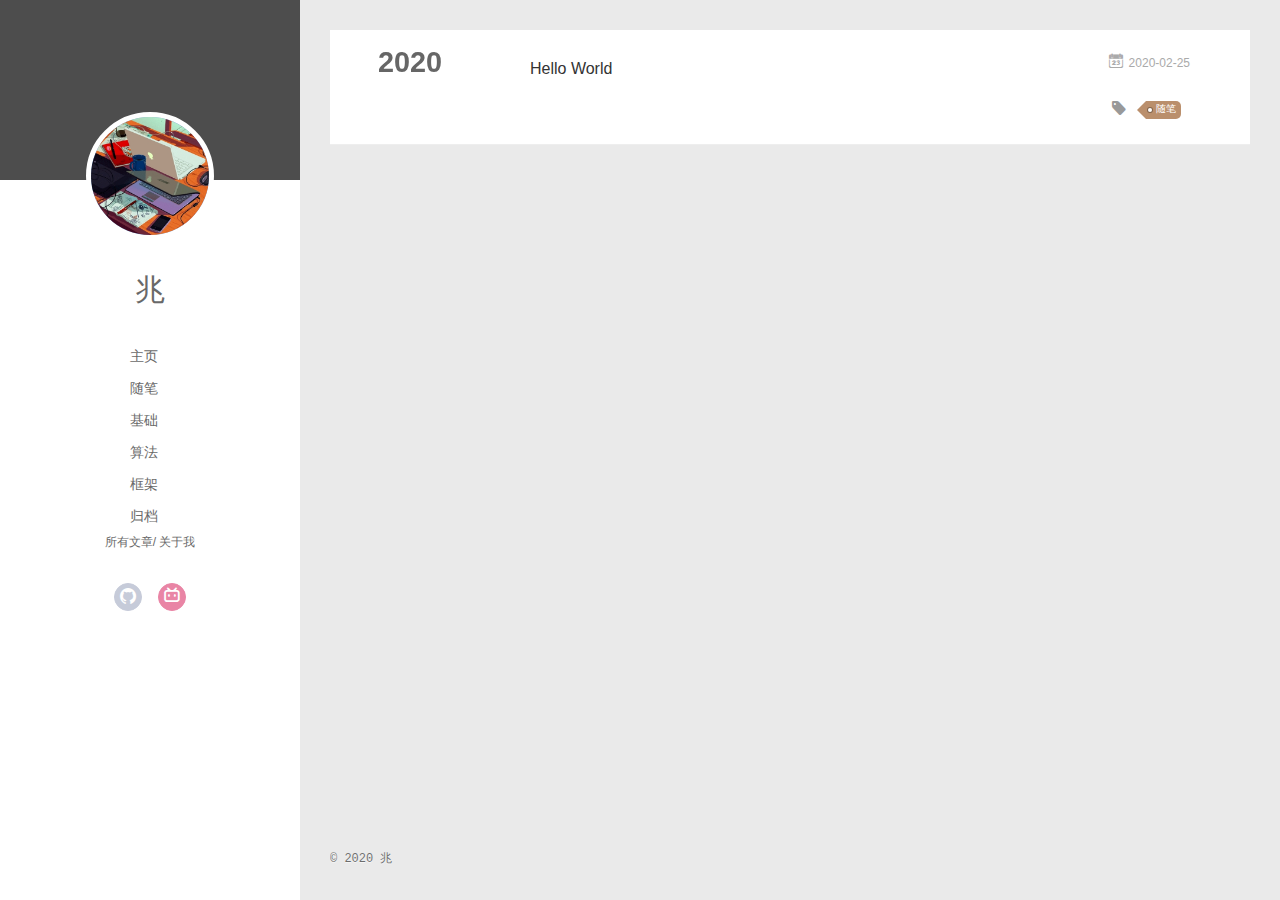
<file: tags/随笔/index.html>
<!DOCTYPE html>
<html>
<head>
  <meta charset="utf-8">
  
  <meta name="renderer" content="webkit">
  <meta http-equiv="X-UA-Compatible" content="IE=edge" >
  <link rel="dns-prefetch" href="http://yoursite.com">
  <title>Tag: 随笔 | Zhao_blog</title>
  <meta name="viewport" content="width=device-width, initial-scale=1, maximum-scale=1">
  <meta property="og:type" content="website">
<meta property="og:title" content="Zhao_blog">
<meta property="og:url" content="http://yoursite.com/tags/%E9%9A%8F%E7%AC%94/index.html">
<meta property="og:site_name" content="Zhao_blog">
<meta property="og:locale" content="en_US">
<meta property="article:author" content="兆">
<meta name="twitter:card" content="summary">
  
    <link rel="alternative" href="/atom.xml" title="Zhao_blog" type="application/atom+xml">
  
  
    <link rel="icon" href="/assets/img/head.jpg">
  
  <link rel="stylesheet" type="text/css" href="/./main.0cf68a.css">
  <style type="text/css">
  
    #container.show {
      background: linear-gradient(200deg,#ccc,#000);
    }
  </style>
  

  

<meta name="generator" content="Hexo 4.2.0"></head>

<body>
  <div id="container" q-class="show:isCtnShow">
    <canvas id="anm-canvas" class="anm-canvas"></canvas>
    <div class="left-col" q-class="show:isShow">
      
<div class="overlay" style="background: #4d4d4d"></div>
<div class="intrude-less">
	<header id="header" class="inner">
		<a href="/" class="profilepic">
			<img src="/assets/img/head.jpg" class="js-avatar">
		</a>
		<hgroup>
		  <h1 class="header-author"><a href="/">兆</a></h1>
		</hgroup>
		

		<nav class="header-menu">
			<ul>
			
				<li><a href="/">主页</a></li>
	        
				<li><a href="/tags/%E9%9A%8F%E7%AC%94/">随笔</a></li>
	        
				<li><a href="/tags/%E5%9F%BA%E7%A1%80/">基础</a></li>
	        
				<li><a href="/tags/%E7%AE%97%E6%B3%95/">算法</a></li>
	        
				<li><a href="/tags/%E6%A1%86%E6%9E%B6/">框架</a></li>
	        
				<li><a href="/archives/index.html">归档</a></li>
	        
			</ul>
		</nav>
		<nav class="header-smart-menu">
    		
    			
    			<a q-on="click: openSlider(e, 'innerArchive')" href="javascript:void(0)">所有文章</a>
    			
            
    			
            
    			
    			<a q-on="click: openSlider(e, 'aboutme')" href="javascript:void(0)">关于我</a>
    			
            
		</nav>
		<nav class="header-nav">
			<div class="social">
				
					<a class="github" target="_blank" href="https://github.com/jiazhao8267" title="github"><i class="icon-github"></i></a>
		        
					<a class="bilibili" target="_blank" href="https://space.bilibili.com/45314910" title="bilibili"><i class="icon-bilibili"></i></a>
		        
			</div>
		</nav>
	</header>		
</div>

    </div>
    <div class="mid-col" q-class="show:isShow,hide:isShow|isFalse">
      
<nav id="mobile-nav">
  	<div class="overlay js-overlay" style="background: #4d4d4d"></div>
	<div class="btnctn js-mobile-btnctn">
  		<div class="slider-trigger list" q-on="click: openSlider(e)"><i class="icon icon-sort"></i></div>
	</div>
	<div class="intrude-less">
		<header id="header" class="inner">
			<div class="profilepic">
				<img src="/assets/img/head.jpg" class="js-avatar">
			</div>
			<hgroup>
			  <h1 class="header-author js-header-author">兆</h1>
			</hgroup>
			
			
			
				
			
				
			
				
			
				
			
				
			
				
			
			
			
			<nav class="header-nav">
				<div class="social">
					
						<a class="github" target="_blank" href="https://github.com/jiazhao8267" title="github"><i class="icon-github"></i></a>
			        
						<a class="bilibili" target="_blank" href="https://space.bilibili.com/45314910" title="bilibili"><i class="icon-bilibili"></i></a>
			        
				</div>
			</nav>

			<nav class="header-menu js-header-menu">
				<ul style="width: 70%">
				
				
					<li style="width: 16.666666666666668%"><a href="/">主页</a></li>
		        
					<li style="width: 16.666666666666668%"><a href="/tags/%E9%9A%8F%E7%AC%94/">随笔</a></li>
		        
					<li style="width: 16.666666666666668%"><a href="/tags/%E5%9F%BA%E7%A1%80/">基础</a></li>
		        
					<li style="width: 16.666666666666668%"><a href="/tags/%E7%AE%97%E6%B3%95/">算法</a></li>
		        
					<li style="width: 16.666666666666668%"><a href="/tags/%E6%A1%86%E6%9E%B6/">框架</a></li>
		        
					<li style="width: 16.666666666666668%"><a href="/archives/index.html">归档</a></li>
		        
				</ul>
			</nav>
		</header>				
	</div>
	<div class="mobile-mask" style="display:none" q-show="isShow"></div>
</nav>

      <div id="wrapper" class="body-wrap">
        <div class="menu-l">
          <div class="canvas-wrap">
            <canvas data-colors="#eaeaea" data-sectionHeight="100" data-contentId="js-content" id="myCanvas1" class="anm-canvas"></canvas>
          </div>
          <div id="js-content" class="content-ll">
            
  
  
    
    
      
      
      <section class="archives-wrap">
        <div class="archive-year-wrap">
          <a href="/archives/2020" class="archive-year">2020</a>
        </div>
        <div class="archives">
    
    <article class="archive-article archive-type-post">
  <div class="archive-article-inner">
    <header class="archive-article-header">
      	<div class="article-meta">
	      	<a href="/2020/02/25/hello-world/" class="archive-article-date">
  	<time datetime="2020-02-25T11:36:50.261Z" itemprop="datePublished"><i class="icon-calendar icon"></i>2020-02-25</time>
</a>
        </div>
    	 
  
    <h1 itemprop="name">
      <a class="archive-article-title" href="/2020/02/25/hello-world/">Hello World</a>
    </h1>
  

        <div class="article-info info-on-right">
          
	<div class="article-tag tagcloud">
		<i class="icon-price-tags icon"></i>
		<ul class="article-tag-list">
			 
        		<li class="article-tag-list-item">
        			<a href="javascript:void(0)" class="js-tag article-tag-list-link color3">随笔</a>
        		</li>
      		
		</ul>
	</div>

          

        </div>
        <div class="clearfix"></div>
    </header>
  </div>
</article>
  
  
    </div></section>
  

    


          </div>
        </div>
      </div>
      <footer id="footer">
  <div class="outer">
    <div id="footer-info">
    	<div class="footer-left">
    		&copy; 2020 兆
    	</div>
    </div>
  </div>
</footer>
<!--页面点击小红心-->
<script type="text/javascript" src="/love.js"></script>

    </div>
    <script>
	var yiliaConfig = {
		mathjax: false,
		isHome: false,
		isPost: false,
		isArchive: false,
		isTag: true,
		isCategory: false,
		open_in_new: false,
		toc_hide_index: true,
		root: "/",
		innerArchive: true,
		showTags: false
	}
</script>

<script>!function(t){function n(e){if(r[e])return r[e].exports;var i=r[e]={exports:{},id:e,loaded:!1};return t[e].call(i.exports,i,i.exports,n),i.loaded=!0,i.exports}var r={};n.m=t,n.c=r,n.p="./",n(0)}([function(t,n,r){r(195),t.exports=r(191)},function(t,n,r){var e=r(3),i=r(52),o=r(27),u=r(28),c=r(53),f="prototype",a=function(t,n,r){var s,l,h,v,p=t&a.F,d=t&a.G,y=t&a.S,g=t&a.P,b=t&a.B,m=d?e:y?e[n]||(e[n]={}):(e[n]||{})[f],x=d?i:i[n]||(i[n]={}),w=x[f]||(x[f]={});d&&(r=n);for(s in r)l=!p&&m&&void 0!==m[s],h=(l?m:r)[s],v=b&&l?c(h,e):g&&"function"==typeof h?c(Function.call,h):h,m&&u(m,s,h,t&a.U),x[s]!=h&&o(x,s,v),g&&w[s]!=h&&(w[s]=h)};e.core=i,a.F=1,a.G=2,a.S=4,a.P=8,a.B=16,a.W=32,a.U=64,a.R=128,t.exports=a},function(t,n,r){var e=r(6);t.exports=function(t){if(!e(t))throw TypeError(t+" is not an object!");return t}},function(t,n){var r=t.exports="undefined"!=typeof window&&window.Math==Math?window:"undefined"!=typeof self&&self.Math==Math?self:Function("return this")();"number"==typeof __g&&(__g=r)},function(t,n){t.exports=function(t){try{return!!t()}catch(t){return!0}}},function(t,n){var r=t.exports="undefined"!=typeof window&&window.Math==Math?window:"undefined"!=typeof self&&self.Math==Math?self:Function("return this")();"number"==typeof __g&&(__g=r)},function(t,n){t.exports=function(t){return"object"==typeof t?null!==t:"function"==typeof t}},function(t,n,r){var e=r(126)("wks"),i=r(76),o=r(3).Symbol,u="function"==typeof o;(t.exports=function(t){return e[t]||(e[t]=u&&o[t]||(u?o:i)("Symbol."+t))}).store=e},function(t,n){var r={}.hasOwnProperty;t.exports=function(t,n){return r.call(t,n)}},function(t,n,r){var e=r(94),i=r(33);t.exports=function(t){return e(i(t))}},function(t,n,r){t.exports=!r(4)(function(){return 7!=Object.defineProperty({},"a",{get:function(){return 7}}).a})},function(t,n,r){var e=r(2),i=r(167),o=r(50),u=Object.defineProperty;n.f=r(10)?Object.defineProperty:function(t,n,r){if(e(t),n=o(n,!0),e(r),i)try{return u(t,n,r)}catch(t){}if("get"in r||"set"in r)throw TypeError("Accessors not supported!");return"value"in r&&(t[n]=r.value),t}},function(t,n,r){t.exports=!r(18)(function(){return 7!=Object.defineProperty({},"a",{get:function(){return 7}}).a})},function(t,n,r){var e=r(14),i=r(22);t.exports=r(12)?function(t,n,r){return e.f(t,n,i(1,r))}:function(t,n,r){return t[n]=r,t}},function(t,n,r){var e=r(20),i=r(58),o=r(42),u=Object.defineProperty;n.f=r(12)?Object.defineProperty:function(t,n,r){if(e(t),n=o(n,!0),e(r),i)try{return u(t,n,r)}catch(t){}if("get"in r||"set"in r)throw TypeError("Accessors not supported!");return"value"in r&&(t[n]=r.value),t}},function(t,n,r){var e=r(40)("wks"),i=r(23),o=r(5).Symbol,u="function"==typeof o;(t.exports=function(t){return e[t]||(e[t]=u&&o[t]||(u?o:i)("Symbol."+t))}).store=e},function(t,n,r){var e=r(67),i=Math.min;t.exports=function(t){return t>0?i(e(t),9007199254740991):0}},function(t,n,r){var e=r(46);t.exports=function(t){return Object(e(t))}},function(t,n){t.exports=function(t){try{return!!t()}catch(t){return!0}}},function(t,n,r){var e=r(63),i=r(34);t.exports=Object.keys||function(t){return e(t,i)}},function(t,n,r){var e=r(21);t.exports=function(t){if(!e(t))throw TypeError(t+" is not an object!");return t}},function(t,n){t.exports=function(t){return"object"==typeof t?null!==t:"function"==typeof t}},function(t,n){t.exports=function(t,n){return{enumerable:!(1&t),configurable:!(2&t),writable:!(4&t),value:n}}},function(t,n){var r=0,e=Math.random();t.exports=function(t){return"Symbol(".concat(void 0===t?"":t,")_",(++r+e).toString(36))}},function(t,n){var r={}.hasOwnProperty;t.exports=function(t,n){return r.call(t,n)}},function(t,n){var r=t.exports={version:"2.4.0"};"number"==typeof __e&&(__e=r)},function(t,n){t.exports=function(t){if("function"!=typeof t)throw TypeError(t+" is not a function!");return t}},function(t,n,r){var e=r(11),i=r(66);t.exports=r(10)?function(t,n,r){return e.f(t,n,i(1,r))}:function(t,n,r){return t[n]=r,t}},function(t,n,r){var e=r(3),i=r(27),o=r(24),u=r(76)("src"),c="toString",f=Function[c],a=(""+f).split(c);r(52).inspectSource=function(t){return f.call(t)},(t.exports=function(t,n,r,c){var f="function"==typeof r;f&&(o(r,"name")||i(r,"name",n)),t[n]!==r&&(f&&(o(r,u)||i(r,u,t[n]?""+t[n]:a.join(String(n)))),t===e?t[n]=r:c?t[n]?t[n]=r:i(t,n,r):(delete t[n],i(t,n,r)))})(Function.prototype,c,function(){return"function"==typeof this&&this[u]||f.call(this)})},function(t,n,r){var e=r(1),i=r(4),o=r(46),u=function(t,n,r,e){var i=String(o(t)),u="<"+n;return""!==r&&(u+=" "+r+'="'+String(e).replace(/"/g,"&quot;")+'"'),u+">"+i+"</"+n+">"};t.exports=function(t,n){var r={};r[t]=n(u),e(e.P+e.F*i(function(){var n=""[t]('"');return n!==n.toLowerCase()||n.split('"').length>3}),"String",r)}},function(t,n,r){var e=r(115),i=r(46);t.exports=function(t){return e(i(t))}},function(t,n,r){var e=r(116),i=r(66),o=r(30),u=r(50),c=r(24),f=r(167),a=Object.getOwnPropertyDescriptor;n.f=r(10)?a:function(t,n){if(t=o(t),n=u(n,!0),f)try{return a(t,n)}catch(t){}if(c(t,n))return i(!e.f.call(t,n),t[n])}},function(t,n,r){var e=r(24),i=r(17),o=r(145)("IE_PROTO"),u=Object.prototype;t.exports=Object.getPrototypeOf||function(t){return t=i(t),e(t,o)?t[o]:"function"==typeof t.constructor&&t instanceof t.constructor?t.constructor.prototype:t instanceof Object?u:null}},function(t,n){t.exports=function(t){if(void 0==t)throw TypeError("Can't call method on  "+t);return t}},function(t,n){t.exports="constructor,hasOwnProperty,isPrototypeOf,propertyIsEnumerable,toLocaleString,toString,valueOf".split(",")},function(t,n){t.exports={}},function(t,n){t.exports=!0},function(t,n){n.f={}.propertyIsEnumerable},function(t,n,r){var e=r(14).f,i=r(8),o=r(15)("toStringTag");t.exports=function(t,n,r){t&&!i(t=r?t:t.prototype,o)&&e(t,o,{configurable:!0,value:n})}},function(t,n,r){var e=r(40)("keys"),i=r(23);t.exports=function(t){return e[t]||(e[t]=i(t))}},function(t,n,r){var e=r(5),i="__core-js_shared__",o=e[i]||(e[i]={});t.exports=function(t){return o[t]||(o[t]={})}},function(t,n){var r=Math.ceil,e=Math.floor;t.exports=function(t){return isNaN(t=+t)?0:(t>0?e:r)(t)}},function(t,n,r){var e=r(21);t.exports=function(t,n){if(!e(t))return t;var r,i;if(n&&"function"==typeof(r=t.toString)&&!e(i=r.call(t)))return i;if("function"==typeof(r=t.valueOf)&&!e(i=r.call(t)))return i;if(!n&&"function"==typeof(r=t.toString)&&!e(i=r.call(t)))return i;throw TypeError("Can't convert object to primitive value")}},function(t,n,r){var e=r(5),i=r(25),o=r(36),u=r(44),c=r(14).f;t.exports=function(t){var n=i.Symbol||(i.Symbol=o?{}:e.Symbol||{});"_"==t.charAt(0)||t in n||c(n,t,{value:u.f(t)})}},function(t,n,r){n.f=r(15)},function(t,n){var r={}.toString;t.exports=function(t){return r.call(t).slice(8,-1)}},function(t,n){t.exports=function(t){if(void 0==t)throw TypeError("Can't call method on  "+t);return t}},function(t,n,r){var e=r(4);t.exports=function(t,n){return!!t&&e(function(){n?t.call(null,function(){},1):t.call(null)})}},function(t,n,r){var e=r(53),i=r(115),o=r(17),u=r(16),c=r(203);t.exports=function(t,n){var r=1==t,f=2==t,a=3==t,s=4==t,l=6==t,h=5==t||l,v=n||c;return function(n,c,p){for(var d,y,g=o(n),b=i(g),m=e(c,p,3),x=u(b.length),w=0,S=r?v(n,x):f?v(n,0):void 0;x>w;w++)if((h||w in b)&&(d=b[w],y=m(d,w,g),t))if(r)S[w]=y;else if(y)switch(t){case 3:return!0;case 5:return d;case 6:return w;case 2:S.push(d)}else if(s)return!1;return l?-1:a||s?s:S}}},function(t,n,r){var e=r(1),i=r(52),o=r(4);t.exports=function(t,n){var r=(i.Object||{})[t]||Object[t],u={};u[t]=n(r),e(e.S+e.F*o(function(){r(1)}),"Object",u)}},function(t,n,r){var e=r(6);t.exports=function(t,n){if(!e(t))return t;var r,i;if(n&&"function"==typeof(r=t.toString)&&!e(i=r.call(t)))return i;if("function"==typeof(r=t.valueOf)&&!e(i=r.call(t)))return i;if(!n&&"function"==typeof(r=t.toString)&&!e(i=r.call(t)))return i;throw TypeError("Can't convert object to primitive value")}},function(t,n,r){var e=r(5),i=r(25),o=r(91),u=r(13),c="prototype",f=function(t,n,r){var a,s,l,h=t&f.F,v=t&f.G,p=t&f.S,d=t&f.P,y=t&f.B,g=t&f.W,b=v?i:i[n]||(i[n]={}),m=b[c],x=v?e:p?e[n]:(e[n]||{})[c];v&&(r=n);for(a in r)(s=!h&&x&&void 0!==x[a])&&a in b||(l=s?x[a]:r[a],b[a]=v&&"function"!=typeof x[a]?r[a]:y&&s?o(l,e):g&&x[a]==l?function(t){var n=function(n,r,e){if(this instanceof t){switch(arguments.length){case 0:return new t;case 1:return new t(n);case 2:return new t(n,r)}return new t(n,r,e)}return t.apply(this,arguments)};return n[c]=t[c],n}(l):d&&"function"==typeof l?o(Function.call,l):l,d&&((b.virtual||(b.virtual={}))[a]=l,t&f.R&&m&&!m[a]&&u(m,a,l)))};f.F=1,f.G=2,f.S=4,f.P=8,f.B=16,f.W=32,f.U=64,f.R=128,t.exports=f},function(t,n){var r=t.exports={version:"2.4.0"};"number"==typeof __e&&(__e=r)},function(t,n,r){var e=r(26);t.exports=function(t,n,r){if(e(t),void 0===n)return t;switch(r){case 1:return function(r){return t.call(n,r)};case 2:return function(r,e){return t.call(n,r,e)};case 3:return function(r,e,i){return t.call(n,r,e,i)}}return function(){return t.apply(n,arguments)}}},function(t,n,r){var e=r(183),i=r(1),o=r(126)("metadata"),u=o.store||(o.store=new(r(186))),c=function(t,n,r){var i=u.get(t);if(!i){if(!r)return;u.set(t,i=new e)}var o=i.get(n);if(!o){if(!r)return;i.set(n,o=new e)}return o},f=function(t,n,r){var e=c(n,r,!1);return void 0!==e&&e.has(t)},a=function(t,n,r){var e=c(n,r,!1);return void 0===e?void 0:e.get(t)},s=function(t,n,r,e){c(r,e,!0).set(t,n)},l=function(t,n){var r=c(t,n,!1),e=[];return r&&r.forEach(function(t,n){e.push(n)}),e},h=function(t){return void 0===t||"symbol"==typeof t?t:String(t)},v=function(t){i(i.S,"Reflect",t)};t.exports={store:u,map:c,has:f,get:a,set:s,keys:l,key:h,exp:v}},function(t,n,r){"use strict";if(r(10)){var e=r(69),i=r(3),o=r(4),u=r(1),c=r(127),f=r(152),a=r(53),s=r(68),l=r(66),h=r(27),v=r(73),p=r(67),d=r(16),y=r(75),g=r(50),b=r(24),m=r(180),x=r(114),w=r(6),S=r(17),_=r(137),O=r(70),E=r(32),P=r(71).f,j=r(154),F=r(76),M=r(7),A=r(48),N=r(117),T=r(146),I=r(155),k=r(80),L=r(123),R=r(74),C=r(130),D=r(160),U=r(11),W=r(31),G=U.f,B=W.f,V=i.RangeError,z=i.TypeError,q=i.Uint8Array,K="ArrayBuffer",J="Shared"+K,Y="BYTES_PER_ELEMENT",H="prototype",$=Array[H],X=f.ArrayBuffer,Q=f.DataView,Z=A(0),tt=A(2),nt=A(3),rt=A(4),et=A(5),it=A(6),ot=N(!0),ut=N(!1),ct=I.values,ft=I.keys,at=I.entries,st=$.lastIndexOf,lt=$.reduce,ht=$.reduceRight,vt=$.join,pt=$.sort,dt=$.slice,yt=$.toString,gt=$.toLocaleString,bt=M("iterator"),mt=M("toStringTag"),xt=F("typed_constructor"),wt=F("def_constructor"),St=c.CONSTR,_t=c.TYPED,Ot=c.VIEW,Et="Wrong length!",Pt=A(1,function(t,n){return Tt(T(t,t[wt]),n)}),jt=o(function(){return 1===new q(new Uint16Array([1]).buffer)[0]}),Ft=!!q&&!!q[H].set&&o(function(){new q(1).set({})}),Mt=function(t,n){if(void 0===t)throw z(Et);var r=+t,e=d(t);if(n&&!m(r,e))throw V(Et);return e},At=function(t,n){var r=p(t);if(r<0||r%n)throw V("Wrong offset!");return r},Nt=function(t){if(w(t)&&_t in t)return t;throw z(t+" is not a typed array!")},Tt=function(t,n){if(!(w(t)&&xt in t))throw z("It is not a typed array constructor!");return new t(n)},It=function(t,n){return kt(T(t,t[wt]),n)},kt=function(t,n){for(var r=0,e=n.length,i=Tt(t,e);e>r;)i[r]=n[r++];return i},Lt=function(t,n,r){G(t,n,{get:function(){return this._d[r]}})},Rt=function(t){var n,r,e,i,o,u,c=S(t),f=arguments.length,s=f>1?arguments[1]:void 0,l=void 0!==s,h=j(c);if(void 0!=h&&!_(h)){for(u=h.call(c),e=[],n=0;!(o=u.next()).done;n++)e.push(o.value);c=e}for(l&&f>2&&(s=a(s,arguments[2],2)),n=0,r=d(c.length),i=Tt(this,r);r>n;n++)i[n]=l?s(c[n],n):c[n];return i},Ct=function(){for(var t=0,n=arguments.length,r=Tt(this,n);n>t;)r[t]=arguments[t++];return r},Dt=!!q&&o(function(){gt.call(new q(1))}),Ut=function(){return gt.apply(Dt?dt.call(Nt(this)):Nt(this),arguments)},Wt={copyWithin:function(t,n){return D.call(Nt(this),t,n,arguments.length>2?arguments[2]:void 0)},every:function(t){return rt(Nt(this),t,arguments.length>1?arguments[1]:void 0)},fill:function(t){return C.apply(Nt(this),arguments)},filter:function(t){return It(this,tt(Nt(this),t,arguments.length>1?arguments[1]:void 0))},find:function(t){return et(Nt(this),t,arguments.length>1?arguments[1]:void 0)},findIndex:function(t){return it(Nt(this),t,arguments.length>1?arguments[1]:void 0)},forEach:function(t){Z(Nt(this),t,arguments.length>1?arguments[1]:void 0)},indexOf:function(t){return ut(Nt(this),t,arguments.length>1?arguments[1]:void 0)},includes:function(t){return ot(Nt(this),t,arguments.length>1?arguments[1]:void 0)},join:function(t){return vt.apply(Nt(this),arguments)},lastIndexOf:function(t){return st.apply(Nt(this),arguments)},map:function(t){return Pt(Nt(this),t,arguments.length>1?arguments[1]:void 0)},reduce:function(t){return lt.apply(Nt(this),arguments)},reduceRight:function(t){return ht.apply(Nt(this),arguments)},reverse:function(){for(var t,n=this,r=Nt(n).length,e=Math.floor(r/2),i=0;i<e;)t=n[i],n[i++]=n[--r],n[r]=t;return n},some:function(t){return nt(Nt(this),t,arguments.length>1?arguments[1]:void 0)},sort:function(t){return pt.call(Nt(this),t)},subarray:function(t,n){var r=Nt(this),e=r.length,i=y(t,e);return new(T(r,r[wt]))(r.buffer,r.byteOffset+i*r.BYTES_PER_ELEMENT,d((void 0===n?e:y(n,e))-i))}},Gt=function(t,n){return It(this,dt.call(Nt(this),t,n))},Bt=function(t){Nt(this);var n=At(arguments[1],1),r=this.length,e=S(t),i=d(e.length),o=0;if(i+n>r)throw V(Et);for(;o<i;)this[n+o]=e[o++]},Vt={entries:function(){return at.call(Nt(this))},keys:function(){return ft.call(Nt(this))},values:function(){return ct.call(Nt(this))}},zt=function(t,n){return w(t)&&t[_t]&&"symbol"!=typeof n&&n in t&&String(+n)==String(n)},qt=function(t,n){return zt(t,n=g(n,!0))?l(2,t[n]):B(t,n)},Kt=function(t,n,r){return!(zt(t,n=g(n,!0))&&w(r)&&b(r,"value"))||b(r,"get")||b(r,"set")||r.configurable||b(r,"writable")&&!r.writable||b(r,"enumerable")&&!r.enumerable?G(t,n,r):(t[n]=r.value,t)};St||(W.f=qt,U.f=Kt),u(u.S+u.F*!St,"Object",{getOwnPropertyDescriptor:qt,defineProperty:Kt}),o(function(){yt.call({})})&&(yt=gt=function(){return vt.call(this)});var Jt=v({},Wt);v(Jt,Vt),h(Jt,bt,Vt.values),v(Jt,{slice:Gt,set:Bt,constructor:function(){},toString:yt,toLocaleString:Ut}),Lt(Jt,"buffer","b"),Lt(Jt,"byteOffset","o"),Lt(Jt,"byteLength","l"),Lt(Jt,"length","e"),G(Jt,mt,{get:function(){return this[_t]}}),t.exports=function(t,n,r,f){f=!!f;var a=t+(f?"Clamped":"")+"Array",l="Uint8Array"!=a,v="get"+t,p="set"+t,y=i[a],g=y||{},b=y&&E(y),m=!y||!c.ABV,S={},_=y&&y[H],j=function(t,r){var e=t._d;return e.v[v](r*n+e.o,jt)},F=function(t,r,e){var i=t._d;f&&(e=(e=Math.round(e))<0?0:e>255?255:255&e),i.v[p](r*n+i.o,e,jt)},M=function(t,n){G(t,n,{get:function(){return j(this,n)},set:function(t){return F(this,n,t)},enumerable:!0})};m?(y=r(function(t,r,e,i){s(t,y,a,"_d");var o,u,c,f,l=0,v=0;if(w(r)){if(!(r instanceof X||(f=x(r))==K||f==J))return _t in r?kt(y,r):Rt.call(y,r);o=r,v=At(e,n);var p=r.byteLength;if(void 0===i){if(p%n)throw V(Et);if((u=p-v)<0)throw V(Et)}else if((u=d(i)*n)+v>p)throw V(Et);c=u/n}else c=Mt(r,!0),u=c*n,o=new X(u);for(h(t,"_d",{b:o,o:v,l:u,e:c,v:new Q(o)});l<c;)M(t,l++)}),_=y[H]=O(Jt),h(_,"constructor",y)):L(function(t){new y(null),new y(t)},!0)||(y=r(function(t,r,e,i){s(t,y,a);var o;return w(r)?r instanceof X||(o=x(r))==K||o==J?void 0!==i?new g(r,At(e,n),i):void 0!==e?new g(r,At(e,n)):new g(r):_t in r?kt(y,r):Rt.call(y,r):new g(Mt(r,l))}),Z(b!==Function.prototype?P(g).concat(P(b)):P(g),function(t){t in y||h(y,t,g[t])}),y[H]=_,e||(_.constructor=y));var A=_[bt],N=!!A&&("values"==A.name||void 0==A.name),T=Vt.values;h(y,xt,!0),h(_,_t,a),h(_,Ot,!0),h(_,wt,y),(f?new y(1)[mt]==a:mt in _)||G(_,mt,{get:function(){return a}}),S[a]=y,u(u.G+u.W+u.F*(y!=g),S),u(u.S,a,{BYTES_PER_ELEMENT:n,from:Rt,of:Ct}),Y in _||h(_,Y,n),u(u.P,a,Wt),R(a),u(u.P+u.F*Ft,a,{set:Bt}),u(u.P+u.F*!N,a,Vt),u(u.P+u.F*(_.toString!=yt),a,{toString:yt}),u(u.P+u.F*o(function(){new y(1).slice()}),a,{slice:Gt}),u(u.P+u.F*(o(function(){return[1,2].toLocaleString()!=new y([1,2]).toLocaleString()})||!o(function(){_.toLocaleString.call([1,2])})),a,{toLocaleString:Ut}),k[a]=N?A:T,e||N||h(_,bt,T)}}else t.exports=function(){}},function(t,n){var r={}.toString;t.exports=function(t){return r.call(t).slice(8,-1)}},function(t,n,r){var e=r(21),i=r(5).document,o=e(i)&&e(i.createElement);t.exports=function(t){return o?i.createElement(t):{}}},function(t,n,r){t.exports=!r(12)&&!r(18)(function(){return 7!=Object.defineProperty(r(57)("div"),"a",{get:function(){return 7}}).a})},function(t,n,r){"use strict";var e=r(36),i=r(51),o=r(64),u=r(13),c=r(8),f=r(35),a=r(96),s=r(38),l=r(103),h=r(15)("iterator"),v=!([].keys&&"next"in[].keys()),p="keys",d="values",y=function(){return this};t.exports=function(t,n,r,g,b,m,x){a(r,n,g);var w,S,_,O=function(t){if(!v&&t in F)return F[t];switch(t){case p:case d:return function(){return new r(this,t)}}return function(){return new r(this,t)}},E=n+" Iterator",P=b==d,j=!1,F=t.prototype,M=F[h]||F["@@iterator"]||b&&F[b],A=M||O(b),N=b?P?O("entries"):A:void 0,T="Array"==n?F.entries||M:M;if(T&&(_=l(T.call(new t)))!==Object.prototype&&(s(_,E,!0),e||c(_,h)||u(_,h,y)),P&&M&&M.name!==d&&(j=!0,A=function(){return M.call(this)}),e&&!x||!v&&!j&&F[h]||u(F,h,A),f[n]=A,f[E]=y,b)if(w={values:P?A:O(d),keys:m?A:O(p),entries:N},x)for(S in w)S in F||o(F,S,w[S]);else i(i.P+i.F*(v||j),n,w);return w}},function(t,n,r){var e=r(20),i=r(100),o=r(34),u=r(39)("IE_PROTO"),c=function(){},f="prototype",a=function(){var t,n=r(57)("iframe"),e=o.length;for(n.style.display="none",r(93).appendChild(n),n.src="javascript:",t=n.contentWindow.document,t.open(),t.write("<script>document.F=Object<\/script>"),t.close(),a=t.F;e--;)delete a[f][o[e]];return a()};t.exports=Object.create||function(t,n){var r;return null!==t?(c[f]=e(t),r=new c,c[f]=null,r[u]=t):r=a(),void 0===n?r:i(r,n)}},function(t,n,r){var e=r(63),i=r(34).concat("length","prototype");n.f=Object.getOwnPropertyNames||function(t){return e(t,i)}},function(t,n){n.f=Object.getOwnPropertySymbols},function(t,n,r){var e=r(8),i=r(9),o=r(90)(!1),u=r(39)("IE_PROTO");t.exports=function(t,n){var r,c=i(t),f=0,a=[];for(r in c)r!=u&&e(c,r)&&a.push(r);for(;n.length>f;)e(c,r=n[f++])&&(~o(a,r)||a.push(r));return a}},function(t,n,r){t.exports=r(13)},function(t,n,r){var e=r(76)("meta"),i=r(6),o=r(24),u=r(11).f,c=0,f=Object.isExtensible||function(){return!0},a=!r(4)(function(){return f(Object.preventExtensions({}))}),s=function(t){u(t,e,{value:{i:"O"+ ++c,w:{}}})},l=function(t,n){if(!i(t))return"symbol"==typeof t?t:("string"==typeof t?"S":"P")+t;if(!o(t,e)){if(!f(t))return"F";if(!n)return"E";s(t)}return t[e].i},h=function(t,n){if(!o(t,e)){if(!f(t))return!0;if(!n)return!1;s(t)}return t[e].w},v=function(t){return a&&p.NEED&&f(t)&&!o(t,e)&&s(t),t},p=t.exports={KEY:e,NEED:!1,fastKey:l,getWeak:h,onFreeze:v}},function(t,n){t.exports=function(t,n){return{enumerable:!(1&t),configurable:!(2&t),writable:!(4&t),value:n}}},function(t,n){var r=Math.ceil,e=Math.floor;t.exports=function(t){return isNaN(t=+t)?0:(t>0?e:r)(t)}},function(t,n){t.exports=function(t,n,r,e){if(!(t instanceof n)||void 0!==e&&e in t)throw TypeError(r+": incorrect invocation!");return t}},function(t,n){t.exports=!1},function(t,n,r){var e=r(2),i=r(173),o=r(133),u=r(145)("IE_PROTO"),c=function(){},f="prototype",a=function(){var t,n=r(132)("iframe"),e=o.length;for(n.style.display="none",r(135).appendChild(n),n.src="javascript:",t=n.contentWindow.document,t.open(),t.write("<script>document.F=Object<\/script>"),t.close(),a=t.F;e--;)delete a[f][o[e]];return a()};t.exports=Object.create||function(t,n){var r;return null!==t?(c[f]=e(t),r=new c,c[f]=null,r[u]=t):r=a(),void 0===n?r:i(r,n)}},function(t,n,r){var e=r(175),i=r(133).concat("length","prototype");n.f=Object.getOwnPropertyNames||function(t){return e(t,i)}},function(t,n,r){var e=r(175),i=r(133);t.exports=Object.keys||function(t){return e(t,i)}},function(t,n,r){var e=r(28);t.exports=function(t,n,r){for(var i in n)e(t,i,n[i],r);return t}},function(t,n,r){"use strict";var e=r(3),i=r(11),o=r(10),u=r(7)("species");t.exports=function(t){var n=e[t];o&&n&&!n[u]&&i.f(n,u,{configurable:!0,get:function(){return this}})}},function(t,n,r){var e=r(67),i=Math.max,o=Math.min;t.exports=function(t,n){return t=e(t),t<0?i(t+n,0):o(t,n)}},function(t,n){var r=0,e=Math.random();t.exports=function(t){return"Symbol(".concat(void 0===t?"":t,")_",(++r+e).toString(36))}},function(t,n,r){var e=r(33);t.exports=function(t){return Object(e(t))}},function(t,n,r){var e=r(7)("unscopables"),i=Array.prototype;void 0==i[e]&&r(27)(i,e,{}),t.exports=function(t){i[e][t]=!0}},function(t,n,r){var e=r(53),i=r(169),o=r(137),u=r(2),c=r(16),f=r(154),a={},s={},n=t.exports=function(t,n,r,l,h){var v,p,d,y,g=h?function(){return t}:f(t),b=e(r,l,n?2:1),m=0;if("function"!=typeof g)throw TypeError(t+" is not iterable!");if(o(g)){for(v=c(t.length);v>m;m++)if((y=n?b(u(p=t[m])[0],p[1]):b(t[m]))===a||y===s)return y}else for(d=g.call(t);!(p=d.next()).done;)if((y=i(d,b,p.value,n))===a||y===s)return y};n.BREAK=a,n.RETURN=s},function(t,n){t.exports={}},function(t,n,r){var e=r(11).f,i=r(24),o=r(7)("toStringTag");t.exports=function(t,n,r){t&&!i(t=r?t:t.prototype,o)&&e(t,o,{configurable:!0,value:n})}},function(t,n,r){var e=r(1),i=r(46),o=r(4),u=r(150),c="["+u+"]",f="​",a=RegExp("^"+c+c+"*"),s=RegExp(c+c+"*$"),l=function(t,n,r){var i={},c=o(function(){return!!u[t]()||f[t]()!=f}),a=i[t]=c?n(h):u[t];r&&(i[r]=a),e(e.P+e.F*c,"String",i)},h=l.trim=function(t,n){return t=String(i(t)),1&n&&(t=t.replace(a,"")),2&n&&(t=t.replace(s,"")),t};t.exports=l},function(t,n,r){t.exports={default:r(86),__esModule:!0}},function(t,n,r){t.exports={default:r(87),__esModule:!0}},function(t,n,r){"use strict";function e(t){return t&&t.__esModule?t:{default:t}}n.__esModule=!0;var i=r(84),o=e(i),u=r(83),c=e(u),f="function"==typeof c.default&&"symbol"==typeof o.default?function(t){return typeof t}:function(t){return t&&"function"==typeof c.default&&t.constructor===c.default&&t!==c.default.prototype?"symbol":typeof t};n.default="function"==typeof c.default&&"symbol"===f(o.default)?function(t){return void 0===t?"undefined":f(t)}:function(t){return t&&"function"==typeof c.default&&t.constructor===c.default&&t!==c.default.prototype?"symbol":void 0===t?"undefined":f(t)}},function(t,n,r){r(110),r(108),r(111),r(112),t.exports=r(25).Symbol},function(t,n,r){r(109),r(113),t.exports=r(44).f("iterator")},function(t,n){t.exports=function(t){if("function"!=typeof t)throw TypeError(t+" is not a function!");return t}},function(t,n){t.exports=function(){}},function(t,n,r){var e=r(9),i=r(106),o=r(105);t.exports=function(t){return function(n,r,u){var c,f=e(n),a=i(f.length),s=o(u,a);if(t&&r!=r){for(;a>s;)if((c=f[s++])!=c)return!0}else for(;a>s;s++)if((t||s in f)&&f[s]===r)return t||s||0;return!t&&-1}}},function(t,n,r){var e=r(88);t.exports=function(t,n,r){if(e(t),void 0===n)return t;switch(r){case 1:return function(r){return t.call(n,r)};case 2:return function(r,e){return t.call(n,r,e)};case 3:return function(r,e,i){return t.call(n,r,e,i)}}return function(){return t.apply(n,arguments)}}},function(t,n,r){var e=r(19),i=r(62),o=r(37);t.exports=function(t){var n=e(t),r=i.f;if(r)for(var u,c=r(t),f=o.f,a=0;c.length>a;)f.call(t,u=c[a++])&&n.push(u);return n}},function(t,n,r){t.exports=r(5).document&&document.documentElement},function(t,n,r){var e=r(56);t.exports=Object("z").propertyIsEnumerable(0)?Object:function(t){return"String"==e(t)?t.split(""):Object(t)}},function(t,n,r){var e=r(56);t.exports=Array.isArray||function(t){return"Array"==e(t)}},function(t,n,r){"use strict";var e=r(60),i=r(22),o=r(38),u={};r(13)(u,r(15)("iterator"),function(){return this}),t.exports=function(t,n,r){t.prototype=e(u,{next:i(1,r)}),o(t,n+" Iterator")}},function(t,n){t.exports=function(t,n){return{value:n,done:!!t}}},function(t,n,r){var e=r(19),i=r(9);t.exports=function(t,n){for(var r,o=i(t),u=e(o),c=u.length,f=0;c>f;)if(o[r=u[f++]]===n)return r}},function(t,n,r){var e=r(23)("meta"),i=r(21),o=r(8),u=r(14).f,c=0,f=Object.isExtensible||function(){return!0},a=!r(18)(function(){return f(Object.preventExtensions({}))}),s=function(t){u(t,e,{value:{i:"O"+ ++c,w:{}}})},l=function(t,n){if(!i(t))return"symbol"==typeof t?t:("string"==typeof t?"S":"P")+t;if(!o(t,e)){if(!f(t))return"F";if(!n)return"E";s(t)}return t[e].i},h=function(t,n){if(!o(t,e)){if(!f(t))return!0;if(!n)return!1;s(t)}return t[e].w},v=function(t){return a&&p.NEED&&f(t)&&!o(t,e)&&s(t),t},p=t.exports={KEY:e,NEED:!1,fastKey:l,getWeak:h,onFreeze:v}},function(t,n,r){var e=r(14),i=r(20),o=r(19);t.exports=r(12)?Object.defineProperties:function(t,n){i(t);for(var r,u=o(n),c=u.length,f=0;c>f;)e.f(t,r=u[f++],n[r]);return t}},function(t,n,r){var e=r(37),i=r(22),o=r(9),u=r(42),c=r(8),f=r(58),a=Object.getOwnPropertyDescriptor;n.f=r(12)?a:function(t,n){if(t=o(t),n=u(n,!0),f)try{return a(t,n)}catch(t){}if(c(t,n))return i(!e.f.call(t,n),t[n])}},function(t,n,r){var e=r(9),i=r(61).f,o={}.toString,u="object"==typeof window&&window&&Object.getOwnPropertyNames?Object.getOwnPropertyNames(window):[],c=function(t){try{return i(t)}catch(t){return u.slice()}};t.exports.f=function(t){return u&&"[object Window]"==o.call(t)?c(t):i(e(t))}},function(t,n,r){var e=r(8),i=r(77),o=r(39)("IE_PROTO"),u=Object.prototype;t.exports=Object.getPrototypeOf||function(t){return t=i(t),e(t,o)?t[o]:"function"==typeof t.constructor&&t instanceof t.constructor?t.constructor.prototype:t instanceof Object?u:null}},function(t,n,r){var e=r(41),i=r(33);t.exports=function(t){return function(n,r){var o,u,c=String(i(n)),f=e(r),a=c.length;return f<0||f>=a?t?"":void 0:(o=c.charCodeAt(f),o<55296||o>56319||f+1===a||(u=c.charCodeAt(f+1))<56320||u>57343?t?c.charAt(f):o:t?c.slice(f,f+2):u-56320+(o-55296<<10)+65536)}}},function(t,n,r){var e=r(41),i=Math.max,o=Math.min;t.exports=function(t,n){return t=e(t),t<0?i(t+n,0):o(t,n)}},function(t,n,r){var e=r(41),i=Math.min;t.exports=function(t){return t>0?i(e(t),9007199254740991):0}},function(t,n,r){"use strict";var e=r(89),i=r(97),o=r(35),u=r(9);t.exports=r(59)(Array,"Array",function(t,n){this._t=u(t),this._i=0,this._k=n},function(){var t=this._t,n=this._k,r=this._i++;return!t||r>=t.length?(this._t=void 0,i(1)):"keys"==n?i(0,r):"values"==n?i(0,t[r]):i(0,[r,t[r]])},"values"),o.Arguments=o.Array,e("keys"),e("values"),e("entries")},function(t,n){},function(t,n,r){"use strict";var e=r(104)(!0);r(59)(String,"String",function(t){this._t=String(t),this._i=0},function(){var t,n=this._t,r=this._i;return r>=n.length?{value:void 0,done:!0}:(t=e(n,r),this._i+=t.length,{value:t,done:!1})})},function(t,n,r){"use strict";var e=r(5),i=r(8),o=r(12),u=r(51),c=r(64),f=r(99).KEY,a=r(18),s=r(40),l=r(38),h=r(23),v=r(15),p=r(44),d=r(43),y=r(98),g=r(92),b=r(95),m=r(20),x=r(9),w=r(42),S=r(22),_=r(60),O=r(102),E=r(101),P=r(14),j=r(19),F=E.f,M=P.f,A=O.f,N=e.Symbol,T=e.JSON,I=T&&T.stringify,k="prototype",L=v("_hidden"),R=v("toPrimitive"),C={}.propertyIsEnumerable,D=s("symbol-registry"),U=s("symbols"),W=s("op-symbols"),G=Object[k],B="function"==typeof N,V=e.QObject,z=!V||!V[k]||!V[k].findChild,q=o&&a(function(){return 7!=_(M({},"a",{get:function(){return M(this,"a",{value:7}).a}})).a})?function(t,n,r){var e=F(G,n);e&&delete G[n],M(t,n,r),e&&t!==G&&M(G,n,e)}:M,K=function(t){var n=U[t]=_(N[k]);return n._k=t,n},J=B&&"symbol"==typeof N.iterator?function(t){return"symbol"==typeof t}:function(t){return t instanceof N},Y=function(t,n,r){return t===G&&Y(W,n,r),m(t),n=w(n,!0),m(r),i(U,n)?(r.enumerable?(i(t,L)&&t[L][n]&&(t[L][n]=!1),r=_(r,{enumerable:S(0,!1)})):(i(t,L)||M(t,L,S(1,{})),t[L][n]=!0),q(t,n,r)):M(t,n,r)},H=function(t,n){m(t);for(var r,e=g(n=x(n)),i=0,o=e.length;o>i;)Y(t,r=e[i++],n[r]);return t},$=function(t,n){return void 0===n?_(t):H(_(t),n)},X=function(t){var n=C.call(this,t=w(t,!0));return!(this===G&&i(U,t)&&!i(W,t))&&(!(n||!i(this,t)||!i(U,t)||i(this,L)&&this[L][t])||n)},Q=function(t,n){if(t=x(t),n=w(n,!0),t!==G||!i(U,n)||i(W,n)){var r=F(t,n);return!r||!i(U,n)||i(t,L)&&t[L][n]||(r.enumerable=!0),r}},Z=function(t){for(var n,r=A(x(t)),e=[],o=0;r.length>o;)i(U,n=r[o++])||n==L||n==f||e.push(n);return e},tt=function(t){for(var n,r=t===G,e=A(r?W:x(t)),o=[],u=0;e.length>u;)!i(U,n=e[u++])||r&&!i(G,n)||o.push(U[n]);return o};B||(N=function(){if(this instanceof N)throw TypeError("Symbol is not a constructor!");var t=h(arguments.length>0?arguments[0]:void 0),n=function(r){this===G&&n.call(W,r),i(this,L)&&i(this[L],t)&&(this[L][t]=!1),q(this,t,S(1,r))};return o&&z&&q(G,t,{configurable:!0,set:n}),K(t)},c(N[k],"toString",function(){return this._k}),E.f=Q,P.f=Y,r(61).f=O.f=Z,r(37).f=X,r(62).f=tt,o&&!r(36)&&c(G,"propertyIsEnumerable",X,!0),p.f=function(t){return K(v(t))}),u(u.G+u.W+u.F*!B,{Symbol:N});for(var nt="hasInstance,isConcatSpreadable,iterator,match,replace,search,species,split,toPrimitive,toStringTag,unscopables".split(","),rt=0;nt.length>rt;)v(nt[rt++]);for(var nt=j(v.store),rt=0;nt.length>rt;)d(nt[rt++]);u(u.S+u.F*!B,"Symbol",{for:function(t){return i(D,t+="")?D[t]:D[t]=N(t)},keyFor:function(t){if(J(t))return y(D,t);throw TypeError(t+" is not a symbol!")},useSetter:function(){z=!0},useSimple:function(){z=!1}}),u(u.S+u.F*!B,"Object",{create:$,defineProperty:Y,defineProperties:H,getOwnPropertyDescriptor:Q,getOwnPropertyNames:Z,getOwnPropertySymbols:tt}),T&&u(u.S+u.F*(!B||a(function(){var t=N();return"[null]"!=I([t])||"{}"!=I({a:t})||"{}"!=I(Object(t))})),"JSON",{stringify:function(t){if(void 0!==t&&!J(t)){for(var n,r,e=[t],i=1;arguments.length>i;)e.push(arguments[i++]);return n=e[1],"function"==typeof n&&(r=n),!r&&b(n)||(n=function(t,n){if(r&&(n=r.call(this,t,n)),!J(n))return n}),e[1]=n,I.apply(T,e)}}}),N[k][R]||r(13)(N[k],R,N[k].valueOf),l(N,"Symbol"),l(Math,"Math",!0),l(e.JSON,"JSON",!0)},function(t,n,r){r(43)("asyncIterator")},function(t,n,r){r(43)("observable")},function(t,n,r){r(107);for(var e=r(5),i=r(13),o=r(35),u=r(15)("toStringTag"),c=["NodeList","DOMTokenList","MediaList","StyleSheetList","CSSRuleList"],f=0;f<5;f++){var a=c[f],s=e[a],l=s&&s.prototype;l&&!l[u]&&i(l,u,a),o[a]=o.Array}},function(t,n,r){var e=r(45),i=r(7)("toStringTag"),o="Arguments"==e(function(){return arguments}()),u=function(t,n){try{return t[n]}catch(t){}};t.exports=function(t){var n,r,c;return void 0===t?"Undefined":null===t?"Null":"string"==typeof(r=u(n=Object(t),i))?r:o?e(n):"Object"==(c=e(n))&&"function"==typeof n.callee?"Arguments":c}},function(t,n,r){var e=r(45);t.exports=Object("z").propertyIsEnumerable(0)?Object:function(t){return"String"==e(t)?t.split(""):Object(t)}},function(t,n){n.f={}.propertyIsEnumerable},function(t,n,r){var e=r(30),i=r(16),o=r(75);t.exports=function(t){return function(n,r,u){var c,f=e(n),a=i(f.length),s=o(u,a);if(t&&r!=r){for(;a>s;)if((c=f[s++])!=c)return!0}else for(;a>s;s++)if((t||s in f)&&f[s]===r)return t||s||0;return!t&&-1}}},function(t,n,r){"use strict";var e=r(3),i=r(1),o=r(28),u=r(73),c=r(65),f=r(79),a=r(68),s=r(6),l=r(4),h=r(123),v=r(81),p=r(136);t.exports=function(t,n,r,d,y,g){var b=e[t],m=b,x=y?"set":"add",w=m&&m.prototype,S={},_=function(t){var n=w[t];o(w,t,"delete"==t?function(t){return!(g&&!s(t))&&n.call(this,0===t?0:t)}:"has"==t?function(t){return!(g&&!s(t))&&n.call(this,0===t?0:t)}:"get"==t?function(t){return g&&!s(t)?void 0:n.call(this,0===t?0:t)}:"add"==t?function(t){return n.call(this,0===t?0:t),this}:function(t,r){return n.call(this,0===t?0:t,r),this})};if("function"==typeof m&&(g||w.forEach&&!l(function(){(new m).entries().next()}))){var O=new m,E=O[x](g?{}:-0,1)!=O,P=l(function(){O.has(1)}),j=h(function(t){new m(t)}),F=!g&&l(function(){for(var t=new m,n=5;n--;)t[x](n,n);return!t.has(-0)});j||(m=n(function(n,r){a(n,m,t);var e=p(new b,n,m);return void 0!=r&&f(r,y,e[x],e),e}),m.prototype=w,w.constructor=m),(P||F)&&(_("delete"),_("has"),y&&_("get")),(F||E)&&_(x),g&&w.clear&&delete w.clear}else m=d.getConstructor(n,t,y,x),u(m.prototype,r),c.NEED=!0;return v(m,t),S[t]=m,i(i.G+i.W+i.F*(m!=b),S),g||d.setStrong(m,t,y),m}},function(t,n,r){"use strict";var e=r(27),i=r(28),o=r(4),u=r(46),c=r(7);t.exports=function(t,n,r){var f=c(t),a=r(u,f,""[t]),s=a[0],l=a[1];o(function(){var n={};return n[f]=function(){return 7},7!=""[t](n)})&&(i(String.prototype,t,s),e(RegExp.prototype,f,2==n?function(t,n){return l.call(t,this,n)}:function(t){return l.call(t,this)}))}
},function(t,n,r){"use strict";var e=r(2);t.exports=function(){var t=e(this),n="";return t.global&&(n+="g"),t.ignoreCase&&(n+="i"),t.multiline&&(n+="m"),t.unicode&&(n+="u"),t.sticky&&(n+="y"),n}},function(t,n){t.exports=function(t,n,r){var e=void 0===r;switch(n.length){case 0:return e?t():t.call(r);case 1:return e?t(n[0]):t.call(r,n[0]);case 2:return e?t(n[0],n[1]):t.call(r,n[0],n[1]);case 3:return e?t(n[0],n[1],n[2]):t.call(r,n[0],n[1],n[2]);case 4:return e?t(n[0],n[1],n[2],n[3]):t.call(r,n[0],n[1],n[2],n[3])}return t.apply(r,n)}},function(t,n,r){var e=r(6),i=r(45),o=r(7)("match");t.exports=function(t){var n;return e(t)&&(void 0!==(n=t[o])?!!n:"RegExp"==i(t))}},function(t,n,r){var e=r(7)("iterator"),i=!1;try{var o=[7][e]();o.return=function(){i=!0},Array.from(o,function(){throw 2})}catch(t){}t.exports=function(t,n){if(!n&&!i)return!1;var r=!1;try{var o=[7],u=o[e]();u.next=function(){return{done:r=!0}},o[e]=function(){return u},t(o)}catch(t){}return r}},function(t,n,r){t.exports=r(69)||!r(4)(function(){var t=Math.random();__defineSetter__.call(null,t,function(){}),delete r(3)[t]})},function(t,n){n.f=Object.getOwnPropertySymbols},function(t,n,r){var e=r(3),i="__core-js_shared__",o=e[i]||(e[i]={});t.exports=function(t){return o[t]||(o[t]={})}},function(t,n,r){for(var e,i=r(3),o=r(27),u=r(76),c=u("typed_array"),f=u("view"),a=!(!i.ArrayBuffer||!i.DataView),s=a,l=0,h="Int8Array,Uint8Array,Uint8ClampedArray,Int16Array,Uint16Array,Int32Array,Uint32Array,Float32Array,Float64Array".split(",");l<9;)(e=i[h[l++]])?(o(e.prototype,c,!0),o(e.prototype,f,!0)):s=!1;t.exports={ABV:a,CONSTR:s,TYPED:c,VIEW:f}},function(t,n){"use strict";var r={versions:function(){var t=window.navigator.userAgent;return{trident:t.indexOf("Trident")>-1,presto:t.indexOf("Presto")>-1,webKit:t.indexOf("AppleWebKit")>-1,gecko:t.indexOf("Gecko")>-1&&-1==t.indexOf("KHTML"),mobile:!!t.match(/AppleWebKit.*Mobile.*/),ios:!!t.match(/\(i[^;]+;( U;)? CPU.+Mac OS X/),android:t.indexOf("Android")>-1||t.indexOf("Linux")>-1,iPhone:t.indexOf("iPhone")>-1||t.indexOf("Mac")>-1,iPad:t.indexOf("iPad")>-1,webApp:-1==t.indexOf("Safari"),weixin:-1==t.indexOf("MicroMessenger")}}()};t.exports=r},function(t,n,r){"use strict";var e=r(85),i=function(t){return t&&t.__esModule?t:{default:t}}(e),o=function(){function t(t,n,e){return n||e?String.fromCharCode(n||e):r[t]||t}function n(t){return e[t]}var r={"&quot;":'"',"&lt;":"<","&gt;":">","&amp;":"&","&nbsp;":" "},e={};for(var u in r)e[r[u]]=u;return r["&apos;"]="'",e["'"]="&#39;",{encode:function(t){return t?(""+t).replace(/['<> "&]/g,n).replace(/\r?\n/g,"<br/>").replace(/\s/g,"&nbsp;"):""},decode:function(n){return n?(""+n).replace(/<br\s*\/?>/gi,"\n").replace(/&quot;|&lt;|&gt;|&amp;|&nbsp;|&apos;|&#(\d+);|&#(\d+)/g,t).replace(/\u00a0/g," "):""},encodeBase16:function(t){if(!t)return t;t+="";for(var n=[],r=0,e=t.length;e>r;r++)n.push(t.charCodeAt(r).toString(16).toUpperCase());return n.join("")},encodeBase16forJSON:function(t){if(!t)return t;t=t.replace(/[\u4E00-\u9FBF]/gi,function(t){return escape(t).replace("%u","\\u")});for(var n=[],r=0,e=t.length;e>r;r++)n.push(t.charCodeAt(r).toString(16).toUpperCase());return n.join("")},decodeBase16:function(t){if(!t)return t;t+="";for(var n=[],r=0,e=t.length;e>r;r+=2)n.push(String.fromCharCode("0x"+t.slice(r,r+2)));return n.join("")},encodeObject:function(t){if(t instanceof Array)for(var n=0,r=t.length;r>n;n++)t[n]=o.encodeObject(t[n]);else if("object"==(void 0===t?"undefined":(0,i.default)(t)))for(var e in t)t[e]=o.encodeObject(t[e]);else if("string"==typeof t)return o.encode(t);return t},loadScript:function(t){var n=document.createElement("script");document.getElementsByTagName("body")[0].appendChild(n),n.setAttribute("src",t)},addLoadEvent:function(t){var n=window.onload;"function"!=typeof window.onload?window.onload=t:window.onload=function(){n(),t()}}}}();t.exports=o},function(t,n,r){"use strict";var e=r(17),i=r(75),o=r(16);t.exports=function(t){for(var n=e(this),r=o(n.length),u=arguments.length,c=i(u>1?arguments[1]:void 0,r),f=u>2?arguments[2]:void 0,a=void 0===f?r:i(f,r);a>c;)n[c++]=t;return n}},function(t,n,r){"use strict";var e=r(11),i=r(66);t.exports=function(t,n,r){n in t?e.f(t,n,i(0,r)):t[n]=r}},function(t,n,r){var e=r(6),i=r(3).document,o=e(i)&&e(i.createElement);t.exports=function(t){return o?i.createElement(t):{}}},function(t,n){t.exports="constructor,hasOwnProperty,isPrototypeOf,propertyIsEnumerable,toLocaleString,toString,valueOf".split(",")},function(t,n,r){var e=r(7)("match");t.exports=function(t){var n=/./;try{"/./"[t](n)}catch(r){try{return n[e]=!1,!"/./"[t](n)}catch(t){}}return!0}},function(t,n,r){t.exports=r(3).document&&document.documentElement},function(t,n,r){var e=r(6),i=r(144).set;t.exports=function(t,n,r){var o,u=n.constructor;return u!==r&&"function"==typeof u&&(o=u.prototype)!==r.prototype&&e(o)&&i&&i(t,o),t}},function(t,n,r){var e=r(80),i=r(7)("iterator"),o=Array.prototype;t.exports=function(t){return void 0!==t&&(e.Array===t||o[i]===t)}},function(t,n,r){var e=r(45);t.exports=Array.isArray||function(t){return"Array"==e(t)}},function(t,n,r){"use strict";var e=r(70),i=r(66),o=r(81),u={};r(27)(u,r(7)("iterator"),function(){return this}),t.exports=function(t,n,r){t.prototype=e(u,{next:i(1,r)}),o(t,n+" Iterator")}},function(t,n,r){"use strict";var e=r(69),i=r(1),o=r(28),u=r(27),c=r(24),f=r(80),a=r(139),s=r(81),l=r(32),h=r(7)("iterator"),v=!([].keys&&"next"in[].keys()),p="keys",d="values",y=function(){return this};t.exports=function(t,n,r,g,b,m,x){a(r,n,g);var w,S,_,O=function(t){if(!v&&t in F)return F[t];switch(t){case p:case d:return function(){return new r(this,t)}}return function(){return new r(this,t)}},E=n+" Iterator",P=b==d,j=!1,F=t.prototype,M=F[h]||F["@@iterator"]||b&&F[b],A=M||O(b),N=b?P?O("entries"):A:void 0,T="Array"==n?F.entries||M:M;if(T&&(_=l(T.call(new t)))!==Object.prototype&&(s(_,E,!0),e||c(_,h)||u(_,h,y)),P&&M&&M.name!==d&&(j=!0,A=function(){return M.call(this)}),e&&!x||!v&&!j&&F[h]||u(F,h,A),f[n]=A,f[E]=y,b)if(w={values:P?A:O(d),keys:m?A:O(p),entries:N},x)for(S in w)S in F||o(F,S,w[S]);else i(i.P+i.F*(v||j),n,w);return w}},function(t,n){var r=Math.expm1;t.exports=!r||r(10)>22025.465794806718||r(10)<22025.465794806718||-2e-17!=r(-2e-17)?function(t){return 0==(t=+t)?t:t>-1e-6&&t<1e-6?t+t*t/2:Math.exp(t)-1}:r},function(t,n){t.exports=Math.sign||function(t){return 0==(t=+t)||t!=t?t:t<0?-1:1}},function(t,n,r){var e=r(3),i=r(151).set,o=e.MutationObserver||e.WebKitMutationObserver,u=e.process,c=e.Promise,f="process"==r(45)(u);t.exports=function(){var t,n,r,a=function(){var e,i;for(f&&(e=u.domain)&&e.exit();t;){i=t.fn,t=t.next;try{i()}catch(e){throw t?r():n=void 0,e}}n=void 0,e&&e.enter()};if(f)r=function(){u.nextTick(a)};else if(o){var s=!0,l=document.createTextNode("");new o(a).observe(l,{characterData:!0}),r=function(){l.data=s=!s}}else if(c&&c.resolve){var h=c.resolve();r=function(){h.then(a)}}else r=function(){i.call(e,a)};return function(e){var i={fn:e,next:void 0};n&&(n.next=i),t||(t=i,r()),n=i}}},function(t,n,r){var e=r(6),i=r(2),o=function(t,n){if(i(t),!e(n)&&null!==n)throw TypeError(n+": can't set as prototype!")};t.exports={set:Object.setPrototypeOf||("__proto__"in{}?function(t,n,e){try{e=r(53)(Function.call,r(31).f(Object.prototype,"__proto__").set,2),e(t,[]),n=!(t instanceof Array)}catch(t){n=!0}return function(t,r){return o(t,r),n?t.__proto__=r:e(t,r),t}}({},!1):void 0),check:o}},function(t,n,r){var e=r(126)("keys"),i=r(76);t.exports=function(t){return e[t]||(e[t]=i(t))}},function(t,n,r){var e=r(2),i=r(26),o=r(7)("species");t.exports=function(t,n){var r,u=e(t).constructor;return void 0===u||void 0==(r=e(u)[o])?n:i(r)}},function(t,n,r){var e=r(67),i=r(46);t.exports=function(t){return function(n,r){var o,u,c=String(i(n)),f=e(r),a=c.length;return f<0||f>=a?t?"":void 0:(o=c.charCodeAt(f),o<55296||o>56319||f+1===a||(u=c.charCodeAt(f+1))<56320||u>57343?t?c.charAt(f):o:t?c.slice(f,f+2):u-56320+(o-55296<<10)+65536)}}},function(t,n,r){var e=r(122),i=r(46);t.exports=function(t,n,r){if(e(n))throw TypeError("String#"+r+" doesn't accept regex!");return String(i(t))}},function(t,n,r){"use strict";var e=r(67),i=r(46);t.exports=function(t){var n=String(i(this)),r="",o=e(t);if(o<0||o==1/0)throw RangeError("Count can't be negative");for(;o>0;(o>>>=1)&&(n+=n))1&o&&(r+=n);return r}},function(t,n){t.exports="\t\n\v\f\r   ᠎             　\u2028\u2029\ufeff"},function(t,n,r){var e,i,o,u=r(53),c=r(121),f=r(135),a=r(132),s=r(3),l=s.process,h=s.setImmediate,v=s.clearImmediate,p=s.MessageChannel,d=0,y={},g="onreadystatechange",b=function(){var t=+this;if(y.hasOwnProperty(t)){var n=y[t];delete y[t],n()}},m=function(t){b.call(t.data)};h&&v||(h=function(t){for(var n=[],r=1;arguments.length>r;)n.push(arguments[r++]);return y[++d]=function(){c("function"==typeof t?t:Function(t),n)},e(d),d},v=function(t){delete y[t]},"process"==r(45)(l)?e=function(t){l.nextTick(u(b,t,1))}:p?(i=new p,o=i.port2,i.port1.onmessage=m,e=u(o.postMessage,o,1)):s.addEventListener&&"function"==typeof postMessage&&!s.importScripts?(e=function(t){s.postMessage(t+"","*")},s.addEventListener("message",m,!1)):e=g in a("script")?function(t){f.appendChild(a("script"))[g]=function(){f.removeChild(this),b.call(t)}}:function(t){setTimeout(u(b,t,1),0)}),t.exports={set:h,clear:v}},function(t,n,r){"use strict";var e=r(3),i=r(10),o=r(69),u=r(127),c=r(27),f=r(73),a=r(4),s=r(68),l=r(67),h=r(16),v=r(71).f,p=r(11).f,d=r(130),y=r(81),g="ArrayBuffer",b="DataView",m="prototype",x="Wrong length!",w="Wrong index!",S=e[g],_=e[b],O=e.Math,E=e.RangeError,P=e.Infinity,j=S,F=O.abs,M=O.pow,A=O.floor,N=O.log,T=O.LN2,I="buffer",k="byteLength",L="byteOffset",R=i?"_b":I,C=i?"_l":k,D=i?"_o":L,U=function(t,n,r){var e,i,o,u=Array(r),c=8*r-n-1,f=(1<<c)-1,a=f>>1,s=23===n?M(2,-24)-M(2,-77):0,l=0,h=t<0||0===t&&1/t<0?1:0;for(t=F(t),t!=t||t===P?(i=t!=t?1:0,e=f):(e=A(N(t)/T),t*(o=M(2,-e))<1&&(e--,o*=2),t+=e+a>=1?s/o:s*M(2,1-a),t*o>=2&&(e++,o/=2),e+a>=f?(i=0,e=f):e+a>=1?(i=(t*o-1)*M(2,n),e+=a):(i=t*M(2,a-1)*M(2,n),e=0));n>=8;u[l++]=255&i,i/=256,n-=8);for(e=e<<n|i,c+=n;c>0;u[l++]=255&e,e/=256,c-=8);return u[--l]|=128*h,u},W=function(t,n,r){var e,i=8*r-n-1,o=(1<<i)-1,u=o>>1,c=i-7,f=r-1,a=t[f--],s=127&a;for(a>>=7;c>0;s=256*s+t[f],f--,c-=8);for(e=s&(1<<-c)-1,s>>=-c,c+=n;c>0;e=256*e+t[f],f--,c-=8);if(0===s)s=1-u;else{if(s===o)return e?NaN:a?-P:P;e+=M(2,n),s-=u}return(a?-1:1)*e*M(2,s-n)},G=function(t){return t[3]<<24|t[2]<<16|t[1]<<8|t[0]},B=function(t){return[255&t]},V=function(t){return[255&t,t>>8&255]},z=function(t){return[255&t,t>>8&255,t>>16&255,t>>24&255]},q=function(t){return U(t,52,8)},K=function(t){return U(t,23,4)},J=function(t,n,r){p(t[m],n,{get:function(){return this[r]}})},Y=function(t,n,r,e){var i=+r,o=l(i);if(i!=o||o<0||o+n>t[C])throw E(w);var u=t[R]._b,c=o+t[D],f=u.slice(c,c+n);return e?f:f.reverse()},H=function(t,n,r,e,i,o){var u=+r,c=l(u);if(u!=c||c<0||c+n>t[C])throw E(w);for(var f=t[R]._b,a=c+t[D],s=e(+i),h=0;h<n;h++)f[a+h]=s[o?h:n-h-1]},$=function(t,n){s(t,S,g);var r=+n,e=h(r);if(r!=e)throw E(x);return e};if(u.ABV){if(!a(function(){new S})||!a(function(){new S(.5)})){S=function(t){return new j($(this,t))};for(var X,Q=S[m]=j[m],Z=v(j),tt=0;Z.length>tt;)(X=Z[tt++])in S||c(S,X,j[X]);o||(Q.constructor=S)}var nt=new _(new S(2)),rt=_[m].setInt8;nt.setInt8(0,2147483648),nt.setInt8(1,2147483649),!nt.getInt8(0)&&nt.getInt8(1)||f(_[m],{setInt8:function(t,n){rt.call(this,t,n<<24>>24)},setUint8:function(t,n){rt.call(this,t,n<<24>>24)}},!0)}else S=function(t){var n=$(this,t);this._b=d.call(Array(n),0),this[C]=n},_=function(t,n,r){s(this,_,b),s(t,S,b);var e=t[C],i=l(n);if(i<0||i>e)throw E("Wrong offset!");if(r=void 0===r?e-i:h(r),i+r>e)throw E(x);this[R]=t,this[D]=i,this[C]=r},i&&(J(S,k,"_l"),J(_,I,"_b"),J(_,k,"_l"),J(_,L,"_o")),f(_[m],{getInt8:function(t){return Y(this,1,t)[0]<<24>>24},getUint8:function(t){return Y(this,1,t)[0]},getInt16:function(t){var n=Y(this,2,t,arguments[1]);return(n[1]<<8|n[0])<<16>>16},getUint16:function(t){var n=Y(this,2,t,arguments[1]);return n[1]<<8|n[0]},getInt32:function(t){return G(Y(this,4,t,arguments[1]))},getUint32:function(t){return G(Y(this,4,t,arguments[1]))>>>0},getFloat32:function(t){return W(Y(this,4,t,arguments[1]),23,4)},getFloat64:function(t){return W(Y(this,8,t,arguments[1]),52,8)},setInt8:function(t,n){H(this,1,t,B,n)},setUint8:function(t,n){H(this,1,t,B,n)},setInt16:function(t,n){H(this,2,t,V,n,arguments[2])},setUint16:function(t,n){H(this,2,t,V,n,arguments[2])},setInt32:function(t,n){H(this,4,t,z,n,arguments[2])},setUint32:function(t,n){H(this,4,t,z,n,arguments[2])},setFloat32:function(t,n){H(this,4,t,K,n,arguments[2])},setFloat64:function(t,n){H(this,8,t,q,n,arguments[2])}});y(S,g),y(_,b),c(_[m],u.VIEW,!0),n[g]=S,n[b]=_},function(t,n,r){var e=r(3),i=r(52),o=r(69),u=r(182),c=r(11).f;t.exports=function(t){var n=i.Symbol||(i.Symbol=o?{}:e.Symbol||{});"_"==t.charAt(0)||t in n||c(n,t,{value:u.f(t)})}},function(t,n,r){var e=r(114),i=r(7)("iterator"),o=r(80);t.exports=r(52).getIteratorMethod=function(t){if(void 0!=t)return t[i]||t["@@iterator"]||o[e(t)]}},function(t,n,r){"use strict";var e=r(78),i=r(170),o=r(80),u=r(30);t.exports=r(140)(Array,"Array",function(t,n){this._t=u(t),this._i=0,this._k=n},function(){var t=this._t,n=this._k,r=this._i++;return!t||r>=t.length?(this._t=void 0,i(1)):"keys"==n?i(0,r):"values"==n?i(0,t[r]):i(0,[r,t[r]])},"values"),o.Arguments=o.Array,e("keys"),e("values"),e("entries")},function(t,n){function r(t,n){t.classList?t.classList.add(n):t.className+=" "+n}t.exports=r},function(t,n){function r(t,n){if(t.classList)t.classList.remove(n);else{var r=new RegExp("(^|\\b)"+n.split(" ").join("|")+"(\\b|$)","gi");t.className=t.className.replace(r," ")}}t.exports=r},function(t,n){function r(){throw new Error("setTimeout has not been defined")}function e(){throw new Error("clearTimeout has not been defined")}function i(t){if(s===setTimeout)return setTimeout(t,0);if((s===r||!s)&&setTimeout)return s=setTimeout,setTimeout(t,0);try{return s(t,0)}catch(n){try{return s.call(null,t,0)}catch(n){return s.call(this,t,0)}}}function o(t){if(l===clearTimeout)return clearTimeout(t);if((l===e||!l)&&clearTimeout)return l=clearTimeout,clearTimeout(t);try{return l(t)}catch(n){try{return l.call(null,t)}catch(n){return l.call(this,t)}}}function u(){d&&v&&(d=!1,v.length?p=v.concat(p):y=-1,p.length&&c())}function c(){if(!d){var t=i(u);d=!0;for(var n=p.length;n;){for(v=p,p=[];++y<n;)v&&v[y].run();y=-1,n=p.length}v=null,d=!1,o(t)}}function f(t,n){this.fun=t,this.array=n}function a(){}var s,l,h=t.exports={};!function(){try{s="function"==typeof setTimeout?setTimeout:r}catch(t){s=r}try{l="function"==typeof clearTimeout?clearTimeout:e}catch(t){l=e}}();var v,p=[],d=!1,y=-1;h.nextTick=function(t){var n=new Array(arguments.length-1);if(arguments.length>1)for(var r=1;r<arguments.length;r++)n[r-1]=arguments[r];p.push(new f(t,n)),1!==p.length||d||i(c)},f.prototype.run=function(){this.fun.apply(null,this.array)},h.title="browser",h.browser=!0,h.env={},h.argv=[],h.version="",h.versions={},h.on=a,h.addListener=a,h.once=a,h.off=a,h.removeListener=a,h.removeAllListeners=a,h.emit=a,h.prependListener=a,h.prependOnceListener=a,h.listeners=function(t){return[]},h.binding=function(t){throw new Error("process.binding is not supported")},h.cwd=function(){return"/"},h.chdir=function(t){throw new Error("process.chdir is not supported")},h.umask=function(){return 0}},function(t,n,r){var e=r(45);t.exports=function(t,n){if("number"!=typeof t&&"Number"!=e(t))throw TypeError(n);return+t}},function(t,n,r){"use strict";var e=r(17),i=r(75),o=r(16);t.exports=[].copyWithin||function(t,n){var r=e(this),u=o(r.length),c=i(t,u),f=i(n,u),a=arguments.length>2?arguments[2]:void 0,s=Math.min((void 0===a?u:i(a,u))-f,u-c),l=1;for(f<c&&c<f+s&&(l=-1,f+=s-1,c+=s-1);s-- >0;)f in r?r[c]=r[f]:delete r[c],c+=l,f+=l;return r}},function(t,n,r){var e=r(79);t.exports=function(t,n){var r=[];return e(t,!1,r.push,r,n),r}},function(t,n,r){var e=r(26),i=r(17),o=r(115),u=r(16);t.exports=function(t,n,r,c,f){e(n);var a=i(t),s=o(a),l=u(a.length),h=f?l-1:0,v=f?-1:1;if(r<2)for(;;){if(h in s){c=s[h],h+=v;break}if(h+=v,f?h<0:l<=h)throw TypeError("Reduce of empty array with no initial value")}for(;f?h>=0:l>h;h+=v)h in s&&(c=n(c,s[h],h,a));return c}},function(t,n,r){"use strict";var e=r(26),i=r(6),o=r(121),u=[].slice,c={},f=function(t,n,r){if(!(n in c)){for(var e=[],i=0;i<n;i++)e[i]="a["+i+"]";c[n]=Function("F,a","return new F("+e.join(",")+")")}return c[n](t,r)};t.exports=Function.bind||function(t){var n=e(this),r=u.call(arguments,1),c=function(){var e=r.concat(u.call(arguments));return this instanceof c?f(n,e.length,e):o(n,e,t)};return i(n.prototype)&&(c.prototype=n.prototype),c}},function(t,n,r){"use strict";var e=r(11).f,i=r(70),o=r(73),u=r(53),c=r(68),f=r(46),a=r(79),s=r(140),l=r(170),h=r(74),v=r(10),p=r(65).fastKey,d=v?"_s":"size",y=function(t,n){var r,e=p(n);if("F"!==e)return t._i[e];for(r=t._f;r;r=r.n)if(r.k==n)return r};t.exports={getConstructor:function(t,n,r,s){var l=t(function(t,e){c(t,l,n,"_i"),t._i=i(null),t._f=void 0,t._l=void 0,t[d]=0,void 0!=e&&a(e,r,t[s],t)});return o(l.prototype,{clear:function(){for(var t=this,n=t._i,r=t._f;r;r=r.n)r.r=!0,r.p&&(r.p=r.p.n=void 0),delete n[r.i];t._f=t._l=void 0,t[d]=0},delete:function(t){var n=this,r=y(n,t);if(r){var e=r.n,i=r.p;delete n._i[r.i],r.r=!0,i&&(i.n=e),e&&(e.p=i),n._f==r&&(n._f=e),n._l==r&&(n._l=i),n[d]--}return!!r},forEach:function(t){c(this,l,"forEach");for(var n,r=u(t,arguments.length>1?arguments[1]:void 0,3);n=n?n.n:this._f;)for(r(n.v,n.k,this);n&&n.r;)n=n.p},has:function(t){return!!y(this,t)}}),v&&e(l.prototype,"size",{get:function(){return f(this[d])}}),l},def:function(t,n,r){var e,i,o=y(t,n);return o?o.v=r:(t._l=o={i:i=p(n,!0),k:n,v:r,p:e=t._l,n:void 0,r:!1},t._f||(t._f=o),e&&(e.n=o),t[d]++,"F"!==i&&(t._i[i]=o)),t},getEntry:y,setStrong:function(t,n,r){s(t,n,function(t,n){this._t=t,this._k=n,this._l=void 0},function(){for(var t=this,n=t._k,r=t._l;r&&r.r;)r=r.p;return t._t&&(t._l=r=r?r.n:t._t._f)?"keys"==n?l(0,r.k):"values"==n?l(0,r.v):l(0,[r.k,r.v]):(t._t=void 0,l(1))},r?"entries":"values",!r,!0),h(n)}}},function(t,n,r){var e=r(114),i=r(161);t.exports=function(t){return function(){if(e(this)!=t)throw TypeError(t+"#toJSON isn't generic");return i(this)}}},function(t,n,r){"use strict";var e=r(73),i=r(65).getWeak,o=r(2),u=r(6),c=r(68),f=r(79),a=r(48),s=r(24),l=a(5),h=a(6),v=0,p=function(t){return t._l||(t._l=new d)},d=function(){this.a=[]},y=function(t,n){return l(t.a,function(t){return t[0]===n})};d.prototype={get:function(t){var n=y(this,t);if(n)return n[1]},has:function(t){return!!y(this,t)},set:function(t,n){var r=y(this,t);r?r[1]=n:this.a.push([t,n])},delete:function(t){var n=h(this.a,function(n){return n[0]===t});return~n&&this.a.splice(n,1),!!~n}},t.exports={getConstructor:function(t,n,r,o){var a=t(function(t,e){c(t,a,n,"_i"),t._i=v++,t._l=void 0,void 0!=e&&f(e,r,t[o],t)});return e(a.prototype,{delete:function(t){if(!u(t))return!1;var n=i(t);return!0===n?p(this).delete(t):n&&s(n,this._i)&&delete n[this._i]},has:function(t){if(!u(t))return!1;var n=i(t);return!0===n?p(this).has(t):n&&s(n,this._i)}}),a},def:function(t,n,r){var e=i(o(n),!0);return!0===e?p(t).set(n,r):e[t._i]=r,t},ufstore:p}},function(t,n,r){t.exports=!r(10)&&!r(4)(function(){return 7!=Object.defineProperty(r(132)("div"),"a",{get:function(){return 7}}).a})},function(t,n,r){var e=r(6),i=Math.floor;t.exports=function(t){return!e(t)&&isFinite(t)&&i(t)===t}},function(t,n,r){var e=r(2);t.exports=function(t,n,r,i){try{return i?n(e(r)[0],r[1]):n(r)}catch(n){var o=t.return;throw void 0!==o&&e(o.call(t)),n}}},function(t,n){t.exports=function(t,n){return{value:n,done:!!t}}},function(t,n){t.exports=Math.log1p||function(t){return(t=+t)>-1e-8&&t<1e-8?t-t*t/2:Math.log(1+t)}},function(t,n,r){"use strict";var e=r(72),i=r(125),o=r(116),u=r(17),c=r(115),f=Object.assign;t.exports=!f||r(4)(function(){var t={},n={},r=Symbol(),e="abcdefghijklmnopqrst";return t[r]=7,e.split("").forEach(function(t){n[t]=t}),7!=f({},t)[r]||Object.keys(f({},n)).join("")!=e})?function(t,n){for(var r=u(t),f=arguments.length,a=1,s=i.f,l=o.f;f>a;)for(var h,v=c(arguments[a++]),p=s?e(v).concat(s(v)):e(v),d=p.length,y=0;d>y;)l.call(v,h=p[y++])&&(r[h]=v[h]);return r}:f},function(t,n,r){var e=r(11),i=r(2),o=r(72);t.exports=r(10)?Object.defineProperties:function(t,n){i(t);for(var r,u=o(n),c=u.length,f=0;c>f;)e.f(t,r=u[f++],n[r]);return t}},function(t,n,r){var e=r(30),i=r(71).f,o={}.toString,u="object"==typeof window&&window&&Object.getOwnPropertyNames?Object.getOwnPropertyNames(window):[],c=function(t){try{return i(t)}catch(t){return u.slice()}};t.exports.f=function(t){return u&&"[object Window]"==o.call(t)?c(t):i(e(t))}},function(t,n,r){var e=r(24),i=r(30),o=r(117)(!1),u=r(145)("IE_PROTO");t.exports=function(t,n){var r,c=i(t),f=0,a=[];for(r in c)r!=u&&e(c,r)&&a.push(r);for(;n.length>f;)e(c,r=n[f++])&&(~o(a,r)||a.push(r));return a}},function(t,n,r){var e=r(72),i=r(30),o=r(116).f;t.exports=function(t){return function(n){for(var r,u=i(n),c=e(u),f=c.length,a=0,s=[];f>a;)o.call(u,r=c[a++])&&s.push(t?[r,u[r]]:u[r]);return s}}},function(t,n,r){var e=r(71),i=r(125),o=r(2),u=r(3).Reflect;t.exports=u&&u.ownKeys||function(t){var n=e.f(o(t)),r=i.f;return r?n.concat(r(t)):n}},function(t,n,r){var e=r(3).parseFloat,i=r(82).trim;t.exports=1/e(r(150)+"-0")!=-1/0?function(t){var n=i(String(t),3),r=e(n);return 0===r&&"-"==n.charAt(0)?-0:r}:e},function(t,n,r){var e=r(3).parseInt,i=r(82).trim,o=r(150),u=/^[\-+]?0[xX]/;t.exports=8!==e(o+"08")||22!==e(o+"0x16")?function(t,n){var r=i(String(t),3);return e(r,n>>>0||(u.test(r)?16:10))}:e},function(t,n){t.exports=Object.is||function(t,n){return t===n?0!==t||1/t==1/n:t!=t&&n!=n}},function(t,n,r){var e=r(16),i=r(149),o=r(46);t.exports=function(t,n,r,u){var c=String(o(t)),f=c.length,a=void 0===r?" ":String(r),s=e(n);if(s<=f||""==a)return c;var l=s-f,h=i.call(a,Math.ceil(l/a.length));return h.length>l&&(h=h.slice(0,l)),u?h+c:c+h}},function(t,n,r){n.f=r(7)},function(t,n,r){"use strict";var e=r(164);t.exports=r(118)("Map",function(t){return function(){return t(this,arguments.length>0?arguments[0]:void 0)}},{get:function(t){var n=e.getEntry(this,t);return n&&n.v},set:function(t,n){return e.def(this,0===t?0:t,n)}},e,!0)},function(t,n,r){r(10)&&"g"!=/./g.flags&&r(11).f(RegExp.prototype,"flags",{configurable:!0,get:r(120)})},function(t,n,r){"use strict";var e=r(164);t.exports=r(118)("Set",function(t){return function(){return t(this,arguments.length>0?arguments[0]:void 0)}},{add:function(t){return e.def(this,t=0===t?0:t,t)}},e)},function(t,n,r){"use strict";var e,i=r(48)(0),o=r(28),u=r(65),c=r(172),f=r(166),a=r(6),s=u.getWeak,l=Object.isExtensible,h=f.ufstore,v={},p=function(t){return function(){return t(this,arguments.length>0?arguments[0]:void 0)}},d={get:function(t){if(a(t)){var n=s(t);return!0===n?h(this).get(t):n?n[this._i]:void 0}},set:function(t,n){return f.def(this,t,n)}},y=t.exports=r(118)("WeakMap",p,d,f,!0,!0);7!=(new y).set((Object.freeze||Object)(v),7).get(v)&&(e=f.getConstructor(p),c(e.prototype,d),u.NEED=!0,i(["delete","has","get","set"],function(t){var n=y.prototype,r=n[t];o(n,t,function(n,i){if(a(n)&&!l(n)){this._f||(this._f=new e);var o=this._f[t](n,i);return"set"==t?this:o}return r.call(this,n,i)})}))},,,,function(t,n){"use strict";function r(){var t=document.querySelector("#page-nav");if(t&&!document.querySelector("#page-nav .extend.prev")&&(t.innerHTML='<a class="extend prev disabled" rel="prev">&laquo; Prev</a>'+t.innerHTML),t&&!document.querySelector("#page-nav .extend.next")&&(t.innerHTML=t.innerHTML+'<a class="extend next disabled" rel="next">Next &raquo;</a>'),yiliaConfig&&yiliaConfig.open_in_new){document.querySelectorAll(".article-entry a:not(.article-more-a)").forEach(function(t){var n=t.getAttribute("target");n&&""!==n||t.setAttribute("target","_blank")})}if(yiliaConfig&&yiliaConfig.toc_hide_index){document.querySelectorAll(".toc-number").forEach(function(t){t.style.display="none"})}var n=document.querySelector("#js-aboutme");n&&0!==n.length&&(n.innerHTML=n.innerText)}t.exports={init:r}},function(t,n,r){"use strict";function e(t){return t&&t.__esModule?t:{default:t}}function i(t,n){var r=/\/|index.html/g;return t.replace(r,"")===n.replace(r,"")}function o(){for(var t=document.querySelectorAll(".js-header-menu li a"),n=window.location.pathname,r=0,e=t.length;r<e;r++){var o=t[r];i(n,o.getAttribute("href"))&&(0,h.default)(o,"active")}}function u(t){for(var n=t.offsetLeft,r=t.offsetParent;null!==r;)n+=r.offsetLeft,r=r.offsetParent;return n}function c(t){for(var n=t.offsetTop,r=t.offsetParent;null!==r;)n+=r.offsetTop,r=r.offsetParent;return n}function f(t,n,r,e,i){var o=u(t),f=c(t)-n;if(f-r<=i){var a=t.$newDom;a||(a=t.cloneNode(!0),(0,d.default)(t,a),t.$newDom=a,a.style.position="fixed",a.style.top=(r||f)+"px",a.style.left=o+"px",a.style.zIndex=e||2,a.style.width="100%",a.style.color="#fff"),a.style.visibility="visible",t.style.visibility="hidden"}else{t.style.visibility="visible";var s=t.$newDom;s&&(s.style.visibility="hidden")}}function a(){var t=document.querySelector(".js-overlay"),n=document.querySelector(".js-header-menu");f(t,document.body.scrollTop,-63,2,0),f(n,document.body.scrollTop,1,3,0)}function s(){document.querySelector("#container").addEventListener("scroll",function(t){a()}),window.addEventListener("scroll",function(t){a()}),a()}var l=r(156),h=e(l),v=r(157),p=(e(v),r(382)),d=e(p),y=r(128),g=e(y),b=r(190),m=e(b),x=r(129);(function(){g.default.versions.mobile&&window.screen.width<800&&(o(),s())})(),(0,x.addLoadEvent)(function(){m.default.init()}),t.exports={}},,,,function(t,n,r){(function(t){"use strict";function n(t,n,r){t[n]||Object[e](t,n,{writable:!0,configurable:!0,value:r})}if(r(381),r(391),r(198),t._babelPolyfill)throw new Error("only one instance of babel-polyfill is allowed");t._babelPolyfill=!0;var e="defineProperty";n(String.prototype,"padLeft","".padStart),n(String.prototype,"padRight","".padEnd),"pop,reverse,shift,keys,values,entries,indexOf,every,some,forEach,map,filter,find,findIndex,includes,join,slice,concat,push,splice,unshift,sort,lastIndexOf,reduce,reduceRight,copyWithin,fill".split(",").forEach(function(t){[][t]&&n(Array,t,Function.call.bind([][t]))})}).call(n,function(){return this}())},,,function(t,n,r){r(210),t.exports=r(52).RegExp.escape},,,,function(t,n,r){var e=r(6),i=r(138),o=r(7)("species");t.exports=function(t){var n;return i(t)&&(n=t.constructor,"function"!=typeof n||n!==Array&&!i(n.prototype)||(n=void 0),e(n)&&null===(n=n[o])&&(n=void 0)),void 0===n?Array:n}},function(t,n,r){var e=r(202);t.exports=function(t,n){return new(e(t))(n)}},function(t,n,r){"use strict";var e=r(2),i=r(50),o="number";t.exports=function(t){if("string"!==t&&t!==o&&"default"!==t)throw TypeError("Incorrect hint");return i(e(this),t!=o)}},function(t,n,r){var e=r(72),i=r(125),o=r(116);t.exports=function(t){var n=e(t),r=i.f;if(r)for(var u,c=r(t),f=o.f,a=0;c.length>a;)f.call(t,u=c[a++])&&n.push(u);return n}},function(t,n,r){var e=r(72),i=r(30);t.exports=function(t,n){for(var r,o=i(t),u=e(o),c=u.length,f=0;c>f;)if(o[r=u[f++]]===n)return r}},function(t,n,r){"use strict";var e=r(208),i=r(121),o=r(26);t.exports=function(){for(var t=o(this),n=arguments.length,r=Array(n),u=0,c=e._,f=!1;n>u;)(r[u]=arguments[u++])===c&&(f=!0);return function(){var e,o=this,u=arguments.length,a=0,s=0;if(!f&&!u)return i(t,r,o);if(e=r.slice(),f)for(;n>a;a++)e[a]===c&&(e[a]=arguments[s++]);for(;u>s;)e.push(arguments[s++]);return i(t,e,o)}}},function(t,n,r){t.exports=r(3)},function(t,n){t.exports=function(t,n){var r=n===Object(n)?function(t){return n[t]}:n;return function(n){return String(n).replace(t,r)}}},function(t,n,r){var e=r(1),i=r(209)(/[\\^$*+?.()|[\]{}]/g,"\\$&");e(e.S,"RegExp",{escape:function(t){return i(t)}})},function(t,n,r){var e=r(1);e(e.P,"Array",{copyWithin:r(160)}),r(78)("copyWithin")},function(t,n,r){"use strict";var e=r(1),i=r(48)(4);e(e.P+e.F*!r(47)([].every,!0),"Array",{every:function(t){return i(this,t,arguments[1])}})},function(t,n,r){var e=r(1);e(e.P,"Array",{fill:r(130)}),r(78)("fill")},function(t,n,r){"use strict";var e=r(1),i=r(48)(2);e(e.P+e.F*!r(47)([].filter,!0),"Array",{filter:function(t){return i(this,t,arguments[1])}})},function(t,n,r){"use strict";var e=r(1),i=r(48)(6),o="findIndex",u=!0;o in[]&&Array(1)[o](function(){u=!1}),e(e.P+e.F*u,"Array",{findIndex:function(t){return i(this,t,arguments.length>1?arguments[1]:void 0)}}),r(78)(o)},function(t,n,r){"use strict";var e=r(1),i=r(48)(5),o="find",u=!0;o in[]&&Array(1)[o](function(){u=!1}),e(e.P+e.F*u,"Array",{find:function(t){return i(this,t,arguments.length>1?arguments[1]:void 0)}}),r(78)(o)},function(t,n,r){"use strict";var e=r(1),i=r(48)(0),o=r(47)([].forEach,!0);e(e.P+e.F*!o,"Array",{forEach:function(t){return i(this,t,arguments[1])}})},function(t,n,r){"use strict";var e=r(53),i=r(1),o=r(17),u=r(169),c=r(137),f=r(16),a=r(131),s=r(154);i(i.S+i.F*!r(123)(function(t){Array.from(t)}),"Array",{from:function(t){var n,r,i,l,h=o(t),v="function"==typeof this?this:Array,p=arguments.length,d=p>1?arguments[1]:void 0,y=void 0!==d,g=0,b=s(h);if(y&&(d=e(d,p>2?arguments[2]:void 0,2)),void 0==b||v==Array&&c(b))for(n=f(h.length),r=new v(n);n>g;g++)a(r,g,y?d(h[g],g):h[g]);else for(l=b.call(h),r=new v;!(i=l.next()).done;g++)a(r,g,y?u(l,d,[i.value,g],!0):i.value);return r.length=g,r}})},function(t,n,r){"use strict";var e=r(1),i=r(117)(!1),o=[].indexOf,u=!!o&&1/[1].indexOf(1,-0)<0;e(e.P+e.F*(u||!r(47)(o)),"Array",{indexOf:function(t){return u?o.apply(this,arguments)||0:i(this,t,arguments[1])}})},function(t,n,r){var e=r(1);e(e.S,"Array",{isArray:r(138)})},function(t,n,r){"use strict";var e=r(1),i=r(30),o=[].join;e(e.P+e.F*(r(115)!=Object||!r(47)(o)),"Array",{join:function(t){return o.call(i(this),void 0===t?",":t)}})},function(t,n,r){"use strict";var e=r(1),i=r(30),o=r(67),u=r(16),c=[].lastIndexOf,f=!!c&&1/[1].lastIndexOf(1,-0)<0;e(e.P+e.F*(f||!r(47)(c)),"Array",{lastIndexOf:function(t){if(f)return c.apply(this,arguments)||0;var n=i(this),r=u(n.length),e=r-1;for(arguments.length>1&&(e=Math.min(e,o(arguments[1]))),e<0&&(e=r+e);e>=0;e--)if(e in n&&n[e]===t)return e||0;return-1}})},function(t,n,r){"use strict";var e=r(1),i=r(48)(1);e(e.P+e.F*!r(47)([].map,!0),"Array",{map:function(t){return i(this,t,arguments[1])}})},function(t,n,r){"use strict";var e=r(1),i=r(131);e(e.S+e.F*r(4)(function(){function t(){}return!(Array.of.call(t)instanceof t)}),"Array",{of:function(){for(var t=0,n=arguments.length,r=new("function"==typeof this?this:Array)(n);n>t;)i(r,t,arguments[t++]);return r.length=n,r}})},function(t,n,r){"use strict";var e=r(1),i=r(162);e(e.P+e.F*!r(47)([].reduceRight,!0),"Array",{reduceRight:function(t){return i(this,t,arguments.length,arguments[1],!0)}})},function(t,n,r){"use strict";var e=r(1),i=r(162);e(e.P+e.F*!r(47)([].reduce,!0),"Array",{reduce:function(t){return i(this,t,arguments.length,arguments[1],!1)}})},function(t,n,r){"use strict";var e=r(1),i=r(135),o=r(45),u=r(75),c=r(16),f=[].slice;e(e.P+e.F*r(4)(function(){i&&f.call(i)}),"Array",{slice:function(t,n){var r=c(this.length),e=o(this);if(n=void 0===n?r:n,"Array"==e)return f.call(this,t,n);for(var i=u(t,r),a=u(n,r),s=c(a-i),l=Array(s),h=0;h<s;h++)l[h]="String"==e?this.charAt(i+h):this[i+h];return l}})},function(t,n,r){"use strict";var e=r(1),i=r(48)(3);e(e.P+e.F*!r(47)([].some,!0),"Array",{some:function(t){return i(this,t,arguments[1])}})},function(t,n,r){"use strict";var e=r(1),i=r(26),o=r(17),u=r(4),c=[].sort,f=[1,2,3];e(e.P+e.F*(u(function(){f.sort(void 0)})||!u(function(){f.sort(null)})||!r(47)(c)),"Array",{sort:function(t){return void 0===t?c.call(o(this)):c.call(o(this),i(t))}})},function(t,n,r){r(74)("Array")},function(t,n,r){var e=r(1);e(e.S,"Date",{now:function(){return(new Date).getTime()}})},function(t,n,r){"use strict";var e=r(1),i=r(4),o=Date.prototype.getTime,u=function(t){return t>9?t:"0"+t};e(e.P+e.F*(i(function(){return"0385-07-25T07:06:39.999Z"!=new Date(-5e13-1).toISOString()})||!i(function(){new Date(NaN).toISOString()})),"Date",{toISOString:function(){
if(!isFinite(o.call(this)))throw RangeError("Invalid time value");var t=this,n=t.getUTCFullYear(),r=t.getUTCMilliseconds(),e=n<0?"-":n>9999?"+":"";return e+("00000"+Math.abs(n)).slice(e?-6:-4)+"-"+u(t.getUTCMonth()+1)+"-"+u(t.getUTCDate())+"T"+u(t.getUTCHours())+":"+u(t.getUTCMinutes())+":"+u(t.getUTCSeconds())+"."+(r>99?r:"0"+u(r))+"Z"}})},function(t,n,r){"use strict";var e=r(1),i=r(17),o=r(50);e(e.P+e.F*r(4)(function(){return null!==new Date(NaN).toJSON()||1!==Date.prototype.toJSON.call({toISOString:function(){return 1}})}),"Date",{toJSON:function(t){var n=i(this),r=o(n);return"number"!=typeof r||isFinite(r)?n.toISOString():null}})},function(t,n,r){var e=r(7)("toPrimitive"),i=Date.prototype;e in i||r(27)(i,e,r(204))},function(t,n,r){var e=Date.prototype,i="Invalid Date",o="toString",u=e[o],c=e.getTime;new Date(NaN)+""!=i&&r(28)(e,o,function(){var t=c.call(this);return t===t?u.call(this):i})},function(t,n,r){var e=r(1);e(e.P,"Function",{bind:r(163)})},function(t,n,r){"use strict";var e=r(6),i=r(32),o=r(7)("hasInstance"),u=Function.prototype;o in u||r(11).f(u,o,{value:function(t){if("function"!=typeof this||!e(t))return!1;if(!e(this.prototype))return t instanceof this;for(;t=i(t);)if(this.prototype===t)return!0;return!1}})},function(t,n,r){var e=r(11).f,i=r(66),o=r(24),u=Function.prototype,c="name",f=Object.isExtensible||function(){return!0};c in u||r(10)&&e(u,c,{configurable:!0,get:function(){try{var t=this,n=(""+t).match(/^\s*function ([^ (]*)/)[1];return o(t,c)||!f(t)||e(t,c,i(5,n)),n}catch(t){return""}}})},function(t,n,r){var e=r(1),i=r(171),o=Math.sqrt,u=Math.acosh;e(e.S+e.F*!(u&&710==Math.floor(u(Number.MAX_VALUE))&&u(1/0)==1/0),"Math",{acosh:function(t){return(t=+t)<1?NaN:t>94906265.62425156?Math.log(t)+Math.LN2:i(t-1+o(t-1)*o(t+1))}})},function(t,n,r){function e(t){return isFinite(t=+t)&&0!=t?t<0?-e(-t):Math.log(t+Math.sqrt(t*t+1)):t}var i=r(1),o=Math.asinh;i(i.S+i.F*!(o&&1/o(0)>0),"Math",{asinh:e})},function(t,n,r){var e=r(1),i=Math.atanh;e(e.S+e.F*!(i&&1/i(-0)<0),"Math",{atanh:function(t){return 0==(t=+t)?t:Math.log((1+t)/(1-t))/2}})},function(t,n,r){var e=r(1),i=r(142);e(e.S,"Math",{cbrt:function(t){return i(t=+t)*Math.pow(Math.abs(t),1/3)}})},function(t,n,r){var e=r(1);e(e.S,"Math",{clz32:function(t){return(t>>>=0)?31-Math.floor(Math.log(t+.5)*Math.LOG2E):32}})},function(t,n,r){var e=r(1),i=Math.exp;e(e.S,"Math",{cosh:function(t){return(i(t=+t)+i(-t))/2}})},function(t,n,r){var e=r(1),i=r(141);e(e.S+e.F*(i!=Math.expm1),"Math",{expm1:i})},function(t,n,r){var e=r(1),i=r(142),o=Math.pow,u=o(2,-52),c=o(2,-23),f=o(2,127)*(2-c),a=o(2,-126),s=function(t){return t+1/u-1/u};e(e.S,"Math",{fround:function(t){var n,r,e=Math.abs(t),o=i(t);return e<a?o*s(e/a/c)*a*c:(n=(1+c/u)*e,r=n-(n-e),r>f||r!=r?o*(1/0):o*r)}})},function(t,n,r){var e=r(1),i=Math.abs;e(e.S,"Math",{hypot:function(t,n){for(var r,e,o=0,u=0,c=arguments.length,f=0;u<c;)r=i(arguments[u++]),f<r?(e=f/r,o=o*e*e+1,f=r):r>0?(e=r/f,o+=e*e):o+=r;return f===1/0?1/0:f*Math.sqrt(o)}})},function(t,n,r){var e=r(1),i=Math.imul;e(e.S+e.F*r(4)(function(){return-5!=i(4294967295,5)||2!=i.length}),"Math",{imul:function(t,n){var r=65535,e=+t,i=+n,o=r&e,u=r&i;return 0|o*u+((r&e>>>16)*u+o*(r&i>>>16)<<16>>>0)}})},function(t,n,r){var e=r(1);e(e.S,"Math",{log10:function(t){return Math.log(t)/Math.LN10}})},function(t,n,r){var e=r(1);e(e.S,"Math",{log1p:r(171)})},function(t,n,r){var e=r(1);e(e.S,"Math",{log2:function(t){return Math.log(t)/Math.LN2}})},function(t,n,r){var e=r(1);e(e.S,"Math",{sign:r(142)})},function(t,n,r){var e=r(1),i=r(141),o=Math.exp;e(e.S+e.F*r(4)(function(){return-2e-17!=!Math.sinh(-2e-17)}),"Math",{sinh:function(t){return Math.abs(t=+t)<1?(i(t)-i(-t))/2:(o(t-1)-o(-t-1))*(Math.E/2)}})},function(t,n,r){var e=r(1),i=r(141),o=Math.exp;e(e.S,"Math",{tanh:function(t){var n=i(t=+t),r=i(-t);return n==1/0?1:r==1/0?-1:(n-r)/(o(t)+o(-t))}})},function(t,n,r){var e=r(1);e(e.S,"Math",{trunc:function(t){return(t>0?Math.floor:Math.ceil)(t)}})},function(t,n,r){"use strict";var e=r(3),i=r(24),o=r(45),u=r(136),c=r(50),f=r(4),a=r(71).f,s=r(31).f,l=r(11).f,h=r(82).trim,v="Number",p=e[v],d=p,y=p.prototype,g=o(r(70)(y))==v,b="trim"in String.prototype,m=function(t){var n=c(t,!1);if("string"==typeof n&&n.length>2){n=b?n.trim():h(n,3);var r,e,i,o=n.charCodeAt(0);if(43===o||45===o){if(88===(r=n.charCodeAt(2))||120===r)return NaN}else if(48===o){switch(n.charCodeAt(1)){case 66:case 98:e=2,i=49;break;case 79:case 111:e=8,i=55;break;default:return+n}for(var u,f=n.slice(2),a=0,s=f.length;a<s;a++)if((u=f.charCodeAt(a))<48||u>i)return NaN;return parseInt(f,e)}}return+n};if(!p(" 0o1")||!p("0b1")||p("+0x1")){p=function(t){var n=arguments.length<1?0:t,r=this;return r instanceof p&&(g?f(function(){y.valueOf.call(r)}):o(r)!=v)?u(new d(m(n)),r,p):m(n)};for(var x,w=r(10)?a(d):"MAX_VALUE,MIN_VALUE,NaN,NEGATIVE_INFINITY,POSITIVE_INFINITY,EPSILON,isFinite,isInteger,isNaN,isSafeInteger,MAX_SAFE_INTEGER,MIN_SAFE_INTEGER,parseFloat,parseInt,isInteger".split(","),S=0;w.length>S;S++)i(d,x=w[S])&&!i(p,x)&&l(p,x,s(d,x));p.prototype=y,y.constructor=p,r(28)(e,v,p)}},function(t,n,r){var e=r(1);e(e.S,"Number",{EPSILON:Math.pow(2,-52)})},function(t,n,r){var e=r(1),i=r(3).isFinite;e(e.S,"Number",{isFinite:function(t){return"number"==typeof t&&i(t)}})},function(t,n,r){var e=r(1);e(e.S,"Number",{isInteger:r(168)})},function(t,n,r){var e=r(1);e(e.S,"Number",{isNaN:function(t){return t!=t}})},function(t,n,r){var e=r(1),i=r(168),o=Math.abs;e(e.S,"Number",{isSafeInteger:function(t){return i(t)&&o(t)<=9007199254740991}})},function(t,n,r){var e=r(1);e(e.S,"Number",{MAX_SAFE_INTEGER:9007199254740991})},function(t,n,r){var e=r(1);e(e.S,"Number",{MIN_SAFE_INTEGER:-9007199254740991})},function(t,n,r){var e=r(1),i=r(178);e(e.S+e.F*(Number.parseFloat!=i),"Number",{parseFloat:i})},function(t,n,r){var e=r(1),i=r(179);e(e.S+e.F*(Number.parseInt!=i),"Number",{parseInt:i})},function(t,n,r){"use strict";var e=r(1),i=r(67),o=r(159),u=r(149),c=1..toFixed,f=Math.floor,a=[0,0,0,0,0,0],s="Number.toFixed: incorrect invocation!",l="0",h=function(t,n){for(var r=-1,e=n;++r<6;)e+=t*a[r],a[r]=e%1e7,e=f(e/1e7)},v=function(t){for(var n=6,r=0;--n>=0;)r+=a[n],a[n]=f(r/t),r=r%t*1e7},p=function(){for(var t=6,n="";--t>=0;)if(""!==n||0===t||0!==a[t]){var r=String(a[t]);n=""===n?r:n+u.call(l,7-r.length)+r}return n},d=function(t,n,r){return 0===n?r:n%2==1?d(t,n-1,r*t):d(t*t,n/2,r)},y=function(t){for(var n=0,r=t;r>=4096;)n+=12,r/=4096;for(;r>=2;)n+=1,r/=2;return n};e(e.P+e.F*(!!c&&("0.000"!==8e-5.toFixed(3)||"1"!==.9.toFixed(0)||"1.25"!==1.255.toFixed(2)||"1000000000000000128"!==(0xde0b6b3a7640080).toFixed(0))||!r(4)(function(){c.call({})})),"Number",{toFixed:function(t){var n,r,e,c,f=o(this,s),a=i(t),g="",b=l;if(a<0||a>20)throw RangeError(s);if(f!=f)return"NaN";if(f<=-1e21||f>=1e21)return String(f);if(f<0&&(g="-",f=-f),f>1e-21)if(n=y(f*d(2,69,1))-69,r=n<0?f*d(2,-n,1):f/d(2,n,1),r*=4503599627370496,(n=52-n)>0){for(h(0,r),e=a;e>=7;)h(1e7,0),e-=7;for(h(d(10,e,1),0),e=n-1;e>=23;)v(1<<23),e-=23;v(1<<e),h(1,1),v(2),b=p()}else h(0,r),h(1<<-n,0),b=p()+u.call(l,a);return a>0?(c=b.length,b=g+(c<=a?"0."+u.call(l,a-c)+b:b.slice(0,c-a)+"."+b.slice(c-a))):b=g+b,b}})},function(t,n,r){"use strict";var e=r(1),i=r(4),o=r(159),u=1..toPrecision;e(e.P+e.F*(i(function(){return"1"!==u.call(1,void 0)})||!i(function(){u.call({})})),"Number",{toPrecision:function(t){var n=o(this,"Number#toPrecision: incorrect invocation!");return void 0===t?u.call(n):u.call(n,t)}})},function(t,n,r){var e=r(1);e(e.S+e.F,"Object",{assign:r(172)})},function(t,n,r){var e=r(1);e(e.S,"Object",{create:r(70)})},function(t,n,r){var e=r(1);e(e.S+e.F*!r(10),"Object",{defineProperties:r(173)})},function(t,n,r){var e=r(1);e(e.S+e.F*!r(10),"Object",{defineProperty:r(11).f})},function(t,n,r){var e=r(6),i=r(65).onFreeze;r(49)("freeze",function(t){return function(n){return t&&e(n)?t(i(n)):n}})},function(t,n,r){var e=r(30),i=r(31).f;r(49)("getOwnPropertyDescriptor",function(){return function(t,n){return i(e(t),n)}})},function(t,n,r){r(49)("getOwnPropertyNames",function(){return r(174).f})},function(t,n,r){var e=r(17),i=r(32);r(49)("getPrototypeOf",function(){return function(t){return i(e(t))}})},function(t,n,r){var e=r(6);r(49)("isExtensible",function(t){return function(n){return!!e(n)&&(!t||t(n))}})},function(t,n,r){var e=r(6);r(49)("isFrozen",function(t){return function(n){return!e(n)||!!t&&t(n)}})},function(t,n,r){var e=r(6);r(49)("isSealed",function(t){return function(n){return!e(n)||!!t&&t(n)}})},function(t,n,r){var e=r(1);e(e.S,"Object",{is:r(180)})},function(t,n,r){var e=r(17),i=r(72);r(49)("keys",function(){return function(t){return i(e(t))}})},function(t,n,r){var e=r(6),i=r(65).onFreeze;r(49)("preventExtensions",function(t){return function(n){return t&&e(n)?t(i(n)):n}})},function(t,n,r){var e=r(6),i=r(65).onFreeze;r(49)("seal",function(t){return function(n){return t&&e(n)?t(i(n)):n}})},function(t,n,r){var e=r(1);e(e.S,"Object",{setPrototypeOf:r(144).set})},function(t,n,r){"use strict";var e=r(114),i={};i[r(7)("toStringTag")]="z",i+""!="[object z]"&&r(28)(Object.prototype,"toString",function(){return"[object "+e(this)+"]"},!0)},function(t,n,r){var e=r(1),i=r(178);e(e.G+e.F*(parseFloat!=i),{parseFloat:i})},function(t,n,r){var e=r(1),i=r(179);e(e.G+e.F*(parseInt!=i),{parseInt:i})},function(t,n,r){"use strict";var e,i,o,u=r(69),c=r(3),f=r(53),a=r(114),s=r(1),l=r(6),h=r(26),v=r(68),p=r(79),d=r(146),y=r(151).set,g=r(143)(),b="Promise",m=c.TypeError,x=c.process,w=c[b],x=c.process,S="process"==a(x),_=function(){},O=!!function(){try{var t=w.resolve(1),n=(t.constructor={})[r(7)("species")]=function(t){t(_,_)};return(S||"function"==typeof PromiseRejectionEvent)&&t.then(_)instanceof n}catch(t){}}(),E=function(t,n){return t===n||t===w&&n===o},P=function(t){var n;return!(!l(t)||"function"!=typeof(n=t.then))&&n},j=function(t){return E(w,t)?new F(t):new i(t)},F=i=function(t){var n,r;this.promise=new t(function(t,e){if(void 0!==n||void 0!==r)throw m("Bad Promise constructor");n=t,r=e}),this.resolve=h(n),this.reject=h(r)},M=function(t){try{t()}catch(t){return{error:t}}},A=function(t,n){if(!t._n){t._n=!0;var r=t._c;g(function(){for(var e=t._v,i=1==t._s,o=0;r.length>o;)!function(n){var r,o,u=i?n.ok:n.fail,c=n.resolve,f=n.reject,a=n.domain;try{u?(i||(2==t._h&&I(t),t._h=1),!0===u?r=e:(a&&a.enter(),r=u(e),a&&a.exit()),r===n.promise?f(m("Promise-chain cycle")):(o=P(r))?o.call(r,c,f):c(r)):f(e)}catch(t){f(t)}}(r[o++]);t._c=[],t._n=!1,n&&!t._h&&N(t)})}},N=function(t){y.call(c,function(){var n,r,e,i=t._v;if(T(t)&&(n=M(function(){S?x.emit("unhandledRejection",i,t):(r=c.onunhandledrejection)?r({promise:t,reason:i}):(e=c.console)&&e.error&&e.error("Unhandled promise rejection",i)}),t._h=S||T(t)?2:1),t._a=void 0,n)throw n.error})},T=function(t){if(1==t._h)return!1;for(var n,r=t._a||t._c,e=0;r.length>e;)if(n=r[e++],n.fail||!T(n.promise))return!1;return!0},I=function(t){y.call(c,function(){var n;S?x.emit("rejectionHandled",t):(n=c.onrejectionhandled)&&n({promise:t,reason:t._v})})},k=function(t){var n=this;n._d||(n._d=!0,n=n._w||n,n._v=t,n._s=2,n._a||(n._a=n._c.slice()),A(n,!0))},L=function(t){var n,r=this;if(!r._d){r._d=!0,r=r._w||r;try{if(r===t)throw m("Promise can't be resolved itself");(n=P(t))?g(function(){var e={_w:r,_d:!1};try{n.call(t,f(L,e,1),f(k,e,1))}catch(t){k.call(e,t)}}):(r._v=t,r._s=1,A(r,!1))}catch(t){k.call({_w:r,_d:!1},t)}}};O||(w=function(t){v(this,w,b,"_h"),h(t),e.call(this);try{t(f(L,this,1),f(k,this,1))}catch(t){k.call(this,t)}},e=function(t){this._c=[],this._a=void 0,this._s=0,this._d=!1,this._v=void 0,this._h=0,this._n=!1},e.prototype=r(73)(w.prototype,{then:function(t,n){var r=j(d(this,w));return r.ok="function"!=typeof t||t,r.fail="function"==typeof n&&n,r.domain=S?x.domain:void 0,this._c.push(r),this._a&&this._a.push(r),this._s&&A(this,!1),r.promise},catch:function(t){return this.then(void 0,t)}}),F=function(){var t=new e;this.promise=t,this.resolve=f(L,t,1),this.reject=f(k,t,1)}),s(s.G+s.W+s.F*!O,{Promise:w}),r(81)(w,b),r(74)(b),o=r(52)[b],s(s.S+s.F*!O,b,{reject:function(t){var n=j(this);return(0,n.reject)(t),n.promise}}),s(s.S+s.F*(u||!O),b,{resolve:function(t){if(t instanceof w&&E(t.constructor,this))return t;var n=j(this);return(0,n.resolve)(t),n.promise}}),s(s.S+s.F*!(O&&r(123)(function(t){w.all(t).catch(_)})),b,{all:function(t){var n=this,r=j(n),e=r.resolve,i=r.reject,o=M(function(){var r=[],o=0,u=1;p(t,!1,function(t){var c=o++,f=!1;r.push(void 0),u++,n.resolve(t).then(function(t){f||(f=!0,r[c]=t,--u||e(r))},i)}),--u||e(r)});return o&&i(o.error),r.promise},race:function(t){var n=this,r=j(n),e=r.reject,i=M(function(){p(t,!1,function(t){n.resolve(t).then(r.resolve,e)})});return i&&e(i.error),r.promise}})},function(t,n,r){var e=r(1),i=r(26),o=r(2),u=(r(3).Reflect||{}).apply,c=Function.apply;e(e.S+e.F*!r(4)(function(){u(function(){})}),"Reflect",{apply:function(t,n,r){var e=i(t),f=o(r);return u?u(e,n,f):c.call(e,n,f)}})},function(t,n,r){var e=r(1),i=r(70),o=r(26),u=r(2),c=r(6),f=r(4),a=r(163),s=(r(3).Reflect||{}).construct,l=f(function(){function t(){}return!(s(function(){},[],t)instanceof t)}),h=!f(function(){s(function(){})});e(e.S+e.F*(l||h),"Reflect",{construct:function(t,n){o(t),u(n);var r=arguments.length<3?t:o(arguments[2]);if(h&&!l)return s(t,n,r);if(t==r){switch(n.length){case 0:return new t;case 1:return new t(n[0]);case 2:return new t(n[0],n[1]);case 3:return new t(n[0],n[1],n[2]);case 4:return new t(n[0],n[1],n[2],n[3])}var e=[null];return e.push.apply(e,n),new(a.apply(t,e))}var f=r.prototype,v=i(c(f)?f:Object.prototype),p=Function.apply.call(t,v,n);return c(p)?p:v}})},function(t,n,r){var e=r(11),i=r(1),o=r(2),u=r(50);i(i.S+i.F*r(4)(function(){Reflect.defineProperty(e.f({},1,{value:1}),1,{value:2})}),"Reflect",{defineProperty:function(t,n,r){o(t),n=u(n,!0),o(r);try{return e.f(t,n,r),!0}catch(t){return!1}}})},function(t,n,r){var e=r(1),i=r(31).f,o=r(2);e(e.S,"Reflect",{deleteProperty:function(t,n){var r=i(o(t),n);return!(r&&!r.configurable)&&delete t[n]}})},function(t,n,r){"use strict";var e=r(1),i=r(2),o=function(t){this._t=i(t),this._i=0;var n,r=this._k=[];for(n in t)r.push(n)};r(139)(o,"Object",function(){var t,n=this,r=n._k;do{if(n._i>=r.length)return{value:void 0,done:!0}}while(!((t=r[n._i++])in n._t));return{value:t,done:!1}}),e(e.S,"Reflect",{enumerate:function(t){return new o(t)}})},function(t,n,r){var e=r(31),i=r(1),o=r(2);i(i.S,"Reflect",{getOwnPropertyDescriptor:function(t,n){return e.f(o(t),n)}})},function(t,n,r){var e=r(1),i=r(32),o=r(2);e(e.S,"Reflect",{getPrototypeOf:function(t){return i(o(t))}})},function(t,n,r){function e(t,n){var r,c,s=arguments.length<3?t:arguments[2];return a(t)===s?t[n]:(r=i.f(t,n))?u(r,"value")?r.value:void 0!==r.get?r.get.call(s):void 0:f(c=o(t))?e(c,n,s):void 0}var i=r(31),o=r(32),u=r(24),c=r(1),f=r(6),a=r(2);c(c.S,"Reflect",{get:e})},function(t,n,r){var e=r(1);e(e.S,"Reflect",{has:function(t,n){return n in t}})},function(t,n,r){var e=r(1),i=r(2),o=Object.isExtensible;e(e.S,"Reflect",{isExtensible:function(t){return i(t),!o||o(t)}})},function(t,n,r){var e=r(1);e(e.S,"Reflect",{ownKeys:r(177)})},function(t,n,r){var e=r(1),i=r(2),o=Object.preventExtensions;e(e.S,"Reflect",{preventExtensions:function(t){i(t);try{return o&&o(t),!0}catch(t){return!1}}})},function(t,n,r){var e=r(1),i=r(144);i&&e(e.S,"Reflect",{setPrototypeOf:function(t,n){i.check(t,n);try{return i.set(t,n),!0}catch(t){return!1}}})},function(t,n,r){function e(t,n,r){var f,h,v=arguments.length<4?t:arguments[3],p=o.f(s(t),n);if(!p){if(l(h=u(t)))return e(h,n,r,v);p=a(0)}return c(p,"value")?!(!1===p.writable||!l(v)||(f=o.f(v,n)||a(0),f.value=r,i.f(v,n,f),0)):void 0!==p.set&&(p.set.call(v,r),!0)}var i=r(11),o=r(31),u=r(32),c=r(24),f=r(1),a=r(66),s=r(2),l=r(6);f(f.S,"Reflect",{set:e})},function(t,n,r){var e=r(3),i=r(136),o=r(11).f,u=r(71).f,c=r(122),f=r(120),a=e.RegExp,s=a,l=a.prototype,h=/a/g,v=/a/g,p=new a(h)!==h;if(r(10)&&(!p||r(4)(function(){return v[r(7)("match")]=!1,a(h)!=h||a(v)==v||"/a/i"!=a(h,"i")}))){a=function(t,n){var r=this instanceof a,e=c(t),o=void 0===n;return!r&&e&&t.constructor===a&&o?t:i(p?new s(e&&!o?t.source:t,n):s((e=t instanceof a)?t.source:t,e&&o?f.call(t):n),r?this:l,a)};for(var d=u(s),y=0;d.length>y;)!function(t){t in a||o(a,t,{configurable:!0,get:function(){return s[t]},set:function(n){s[t]=n}})}(d[y++]);l.constructor=a,a.prototype=l,r(28)(e,"RegExp",a)}r(74)("RegExp")},function(t,n,r){r(119)("match",1,function(t,n,r){return[function(r){"use strict";var e=t(this),i=void 0==r?void 0:r[n];return void 0!==i?i.call(r,e):new RegExp(r)[n](String(e))},r]})},function(t,n,r){r(119)("replace",2,function(t,n,r){return[function(e,i){"use strict";var o=t(this),u=void 0==e?void 0:e[n];return void 0!==u?u.call(e,o,i):r.call(String(o),e,i)},r]})},function(t,n,r){r(119)("search",1,function(t,n,r){return[function(r){"use strict";var e=t(this),i=void 0==r?void 0:r[n];return void 0!==i?i.call(r,e):new RegExp(r)[n](String(e))},r]})},function(t,n,r){r(119)("split",2,function(t,n,e){"use strict";var i=r(122),o=e,u=[].push,c="split",f="length",a="lastIndex";if("c"=="abbc"[c](/(b)*/)[1]||4!="test"[c](/(?:)/,-1)[f]||2!="ab"[c](/(?:ab)*/)[f]||4!="."[c](/(.?)(.?)/)[f]||"."[c](/()()/)[f]>1||""[c](/.?/)[f]){var s=void 0===/()??/.exec("")[1];e=function(t,n){var r=String(this);if(void 0===t&&0===n)return[];if(!i(t))return o.call(r,t,n);var e,c,l,h,v,p=[],d=(t.ignoreCase?"i":"")+(t.multiline?"m":"")+(t.unicode?"u":"")+(t.sticky?"y":""),y=0,g=void 0===n?4294967295:n>>>0,b=new RegExp(t.source,d+"g");for(s||(e=new RegExp("^"+b.source+"$(?!\\s)",d));(c=b.exec(r))&&!((l=c.index+c[0][f])>y&&(p.push(r.slice(y,c.index)),!s&&c[f]>1&&c[0].replace(e,function(){for(v=1;v<arguments[f]-2;v++)void 0===arguments[v]&&(c[v]=void 0)}),c[f]>1&&c.index<r[f]&&u.apply(p,c.slice(1)),h=c[0][f],y=l,p[f]>=g));)b[a]===c.index&&b[a]++;return y===r[f]?!h&&b.test("")||p.push(""):p.push(r.slice(y)),p[f]>g?p.slice(0,g):p}}else"0"[c](void 0,0)[f]&&(e=function(t,n){return void 0===t&&0===n?[]:o.call(this,t,n)});return[function(r,i){var o=t(this),u=void 0==r?void 0:r[n];return void 0!==u?u.call(r,o,i):e.call(String(o),r,i)},e]})},function(t,n,r){"use strict";r(184);var e=r(2),i=r(120),o=r(10),u="toString",c=/./[u],f=function(t){r(28)(RegExp.prototype,u,t,!0)};r(4)(function(){return"/a/b"!=c.call({source:"a",flags:"b"})})?f(function(){var t=e(this);return"/".concat(t.source,"/","flags"in t?t.flags:!o&&t instanceof RegExp?i.call(t):void 0)}):c.name!=u&&f(function(){return c.call(this)})},function(t,n,r){"use strict";r(29)("anchor",function(t){return function(n){return t(this,"a","name",n)}})},function(t,n,r){"use strict";r(29)("big",function(t){return function(){return t(this,"big","","")}})},function(t,n,r){"use strict";r(29)("blink",function(t){return function(){return t(this,"blink","","")}})},function(t,n,r){"use strict";r(29)("bold",function(t){return function(){return t(this,"b","","")}})},function(t,n,r){"use strict";var e=r(1),i=r(147)(!1);e(e.P,"String",{codePointAt:function(t){return i(this,t)}})},function(t,n,r){"use strict";var e=r(1),i=r(16),o=r(148),u="endsWith",c=""[u];e(e.P+e.F*r(134)(u),"String",{endsWith:function(t){var n=o(this,t,u),r=arguments.length>1?arguments[1]:void 0,e=i(n.length),f=void 0===r?e:Math.min(i(r),e),a=String(t);return c?c.call(n,a,f):n.slice(f-a.length,f)===a}})},function(t,n,r){"use strict";r(29)("fixed",function(t){return function(){return t(this,"tt","","")}})},function(t,n,r){"use strict";r(29)("fontcolor",function(t){return function(n){return t(this,"font","color",n)}})},function(t,n,r){"use strict";r(29)("fontsize",function(t){return function(n){return t(this,"font","size",n)}})},function(t,n,r){var e=r(1),i=r(75),o=String.fromCharCode,u=String.fromCodePoint;e(e.S+e.F*(!!u&&1!=u.length),"String",{fromCodePoint:function(t){for(var n,r=[],e=arguments.length,u=0;e>u;){if(n=+arguments[u++],i(n,1114111)!==n)throw RangeError(n+" is not a valid code point");r.push(n<65536?o(n):o(55296+((n-=65536)>>10),n%1024+56320))}return r.join("")}})},function(t,n,r){"use strict";var e=r(1),i=r(148),o="includes";e(e.P+e.F*r(134)(o),"String",{includes:function(t){return!!~i(this,t,o).indexOf(t,arguments.length>1?arguments[1]:void 0)}})},function(t,n,r){"use strict";r(29)("italics",function(t){return function(){return t(this,"i","","")}})},function(t,n,r){"use strict";var e=r(147)(!0);r(140)(String,"String",function(t){this._t=String(t),this._i=0},function(){var t,n=this._t,r=this._i;return r>=n.length?{value:void 0,done:!0}:(t=e(n,r),this._i+=t.length,{value:t,done:!1})})},function(t,n,r){"use strict";r(29)("link",function(t){return function(n){return t(this,"a","href",n)}})},function(t,n,r){var e=r(1),i=r(30),o=r(16);e(e.S,"String",{raw:function(t){for(var n=i(t.raw),r=o(n.length),e=arguments.length,u=[],c=0;r>c;)u.push(String(n[c++])),c<e&&u.push(String(arguments[c]));return u.join("")}})},function(t,n,r){var e=r(1);e(e.P,"String",{repeat:r(149)})},function(t,n,r){"use strict";r(29)("small",function(t){return function(){return t(this,"small","","")}})},function(t,n,r){"use strict";var e=r(1),i=r(16),o=r(148),u="startsWith",c=""[u];e(e.P+e.F*r(134)(u),"String",{startsWith:function(t){var n=o(this,t,u),r=i(Math.min(arguments.length>1?arguments[1]:void 0,n.length)),e=String(t);return c?c.call(n,e,r):n.slice(r,r+e.length)===e}})},function(t,n,r){"use strict";r(29)("strike",function(t){return function(){return t(this,"strike","","")}})},function(t,n,r){"use strict";r(29)("sub",function(t){return function(){return t(this,"sub","","")}})},function(t,n,r){"use strict";r(29)("sup",function(t){return function(){return t(this,"sup","","")}})},function(t,n,r){"use strict";r(82)("trim",function(t){return function(){return t(this,3)}})},function(t,n,r){"use strict";var e=r(3),i=r(24),o=r(10),u=r(1),c=r(28),f=r(65).KEY,a=r(4),s=r(126),l=r(81),h=r(76),v=r(7),p=r(182),d=r(153),y=r(206),g=r(205),b=r(138),m=r(2),x=r(30),w=r(50),S=r(66),_=r(70),O=r(174),E=r(31),P=r(11),j=r(72),F=E.f,M=P.f,A=O.f,N=e.Symbol,T=e.JSON,I=T&&T.stringify,k="prototype",L=v("_hidden"),R=v("toPrimitive"),C={}.propertyIsEnumerable,D=s("symbol-registry"),U=s("symbols"),W=s("op-symbols"),G=Object[k],B="function"==typeof N,V=e.QObject,z=!V||!V[k]||!V[k].findChild,q=o&&a(function(){return 7!=_(M({},"a",{get:function(){return M(this,"a",{value:7}).a}})).a})?function(t,n,r){var e=F(G,n);e&&delete G[n],M(t,n,r),e&&t!==G&&M(G,n,e)}:M,K=function(t){var n=U[t]=_(N[k]);return n._k=t,n},J=B&&"symbol"==typeof N.iterator?function(t){return"symbol"==typeof t}:function(t){return t instanceof N},Y=function(t,n,r){return t===G&&Y(W,n,r),m(t),n=w(n,!0),m(r),i(U,n)?(r.enumerable?(i(t,L)&&t[L][n]&&(t[L][n]=!1),r=_(r,{enumerable:S(0,!1)})):(i(t,L)||M(t,L,S(1,{})),t[L][n]=!0),q(t,n,r)):M(t,n,r)},H=function(t,n){m(t);for(var r,e=g(n=x(n)),i=0,o=e.length;o>i;)Y(t,r=e[i++],n[r]);return t},$=function(t,n){return void 0===n?_(t):H(_(t),n)},X=function(t){var n=C.call(this,t=w(t,!0));return!(this===G&&i(U,t)&&!i(W,t))&&(!(n||!i(this,t)||!i(U,t)||i(this,L)&&this[L][t])||n)},Q=function(t,n){if(t=x(t),n=w(n,!0),t!==G||!i(U,n)||i(W,n)){var r=F(t,n);return!r||!i(U,n)||i(t,L)&&t[L][n]||(r.enumerable=!0),r}},Z=function(t){for(var n,r=A(x(t)),e=[],o=0;r.length>o;)i(U,n=r[o++])||n==L||n==f||e.push(n);return e},tt=function(t){for(var n,r=t===G,e=A(r?W:x(t)),o=[],u=0;e.length>u;)!i(U,n=e[u++])||r&&!i(G,n)||o.push(U[n]);return o};B||(N=function(){if(this instanceof N)throw TypeError("Symbol is not a constructor!");var t=h(arguments.length>0?arguments[0]:void 0),n=function(r){this===G&&n.call(W,r),i(this,L)&&i(this[L],t)&&(this[L][t]=!1),q(this,t,S(1,r))};return o&&z&&q(G,t,{configurable:!0,set:n}),K(t)},c(N[k],"toString",function(){return this._k}),E.f=Q,P.f=Y,r(71).f=O.f=Z,r(116).f=X,r(125).f=tt,o&&!r(69)&&c(G,"propertyIsEnumerable",X,!0),p.f=function(t){return K(v(t))}),u(u.G+u.W+u.F*!B,{Symbol:N});for(var nt="hasInstance,isConcatSpreadable,iterator,match,replace,search,species,split,toPrimitive,toStringTag,unscopables".split(","),rt=0;nt.length>rt;)v(nt[rt++]);for(var nt=j(v.store),rt=0;nt.length>rt;)d(nt[rt++]);u(u.S+u.F*!B,"Symbol",{for:function(t){return i(D,t+="")?D[t]:D[t]=N(t)},keyFor:function(t){if(J(t))return y(D,t);throw TypeError(t+" is not a symbol!")},useSetter:function(){z=!0},useSimple:function(){z=!1}}),u(u.S+u.F*!B,"Object",{create:$,defineProperty:Y,defineProperties:H,getOwnPropertyDescriptor:Q,getOwnPropertyNames:Z,getOwnPropertySymbols:tt}),T&&u(u.S+u.F*(!B||a(function(){var t=N();return"[null]"!=I([t])||"{}"!=I({a:t})||"{}"!=I(Object(t))})),"JSON",{stringify:function(t){if(void 0!==t&&!J(t)){for(var n,r,e=[t],i=1;arguments.length>i;)e.push(arguments[i++]);return n=e[1],"function"==typeof n&&(r=n),!r&&b(n)||(n=function(t,n){if(r&&(n=r.call(this,t,n)),!J(n))return n}),e[1]=n,I.apply(T,e)}}}),N[k][R]||r(27)(N[k],R,N[k].valueOf),l(N,"Symbol"),l(Math,"Math",!0),l(e.JSON,"JSON",!0)},function(t,n,r){"use strict";var e=r(1),i=r(127),o=r(152),u=r(2),c=r(75),f=r(16),a=r(6),s=r(3).ArrayBuffer,l=r(146),h=o.ArrayBuffer,v=o.DataView,p=i.ABV&&s.isView,d=h.prototype.slice,y=i.VIEW,g="ArrayBuffer";e(e.G+e.W+e.F*(s!==h),{ArrayBuffer:h}),e(e.S+e.F*!i.CONSTR,g,{isView:function(t){return p&&p(t)||a(t)&&y in t}}),e(e.P+e.U+e.F*r(4)(function(){return!new h(2).slice(1,void 0).byteLength}),g,{slice:function(t,n){if(void 0!==d&&void 0===n)return d.call(u(this),t);for(var r=u(this).byteLength,e=c(t,r),i=c(void 0===n?r:n,r),o=new(l(this,h))(f(i-e)),a=new v(this),s=new v(o),p=0;e<i;)s.setUint8(p++,a.getUint8(e++));return o}}),r(74)(g)},function(t,n,r){var e=r(1);e(e.G+e.W+e.F*!r(127).ABV,{DataView:r(152).DataView})},function(t,n,r){r(55)("Float32",4,function(t){return function(n,r,e){return t(this,n,r,e)}})},function(t,n,r){r(55)("Float64",8,function(t){return function(n,r,e){return t(this,n,r,e)}})},function(t,n,r){r(55)("Int16",2,function(t){return function(n,r,e){return t(this,n,r,e)}})},function(t,n,r){r(55)("Int32",4,function(t){return function(n,r,e){return t(this,n,r,e)}})},function(t,n,r){r(55)("Int8",1,function(t){return function(n,r,e){return t(this,n,r,e)}})},function(t,n,r){r(55)("Uint16",2,function(t){return function(n,r,e){return t(this,n,r,e)}})},function(t,n,r){r(55)("Uint32",4,function(t){return function(n,r,e){return t(this,n,r,e)}})},function(t,n,r){r(55)("Uint8",1,function(t){return function(n,r,e){return t(this,n,r,e)}})},function(t,n,r){r(55)("Uint8",1,function(t){return function(n,r,e){return t(this,n,r,e)}},!0)},function(t,n,r){"use strict";var e=r(166);r(118)("WeakSet",function(t){return function(){return t(this,arguments.length>0?arguments[0]:void 0)}},{add:function(t){return e.def(this,t,!0)}},e,!1,!0)},function(t,n,r){"use strict";var e=r(1),i=r(117)(!0);e(e.P,"Array",{includes:function(t){return i(this,t,arguments.length>1?arguments[1]:void 0)}}),r(78)("includes")},function(t,n,r){var e=r(1),i=r(143)(),o=r(3).process,u="process"==r(45)(o);e(e.G,{asap:function(t){var n=u&&o.domain;i(n?n.bind(t):t)}})},function(t,n,r){var e=r(1),i=r(45);e(e.S,"Error",{isError:function(t){return"Error"===i(t)}})},function(t,n,r){var e=r(1);e(e.P+e.R,"Map",{toJSON:r(165)("Map")})},function(t,n,r){var e=r(1);e(e.S,"Math",{iaddh:function(t,n,r,e){var i=t>>>0,o=n>>>0,u=r>>>0;return o+(e>>>0)+((i&u|(i|u)&~(i+u>>>0))>>>31)|0}})},function(t,n,r){var e=r(1);e(e.S,"Math",{imulh:function(t,n){var r=65535,e=+t,i=+n,o=e&r,u=i&r,c=e>>16,f=i>>16,a=(c*u>>>0)+(o*u>>>16);return c*f+(a>>16)+((o*f>>>0)+(a&r)>>16)}})},function(t,n,r){var e=r(1);e(e.S,"Math",{isubh:function(t,n,r,e){var i=t>>>0,o=n>>>0,u=r>>>0;return o-(e>>>0)-((~i&u|~(i^u)&i-u>>>0)>>>31)|0}})},function(t,n,r){var e=r(1);e(e.S,"Math",{umulh:function(t,n){var r=65535,e=+t,i=+n,o=e&r,u=i&r,c=e>>>16,f=i>>>16,a=(c*u>>>0)+(o*u>>>16);return c*f+(a>>>16)+((o*f>>>0)+(a&r)>>>16)}})},function(t,n,r){"use strict";var e=r(1),i=r(17),o=r(26),u=r(11);r(10)&&e(e.P+r(124),"Object",{__defineGetter__:function(t,n){u.f(i(this),t,{get:o(n),enumerable:!0,configurable:!0})}})},function(t,n,r){"use strict";var e=r(1),i=r(17),o=r(26),u=r(11);r(10)&&e(e.P+r(124),"Object",{__defineSetter__:function(t,n){u.f(i(this),t,{set:o(n),enumerable:!0,configurable:!0})}})},function(t,n,r){var e=r(1),i=r(176)(!0);e(e.S,"Object",{entries:function(t){return i(t)}})},function(t,n,r){var e=r(1),i=r(177),o=r(30),u=r(31),c=r(131);e(e.S,"Object",{getOwnPropertyDescriptors:function(t){for(var n,r=o(t),e=u.f,f=i(r),a={},s=0;f.length>s;)c(a,n=f[s++],e(r,n));return a}})},function(t,n,r){"use strict";var e=r(1),i=r(17),o=r(50),u=r(32),c=r(31).f;r(10)&&e(e.P+r(124),"Object",{__lookupGetter__:function(t){var n,r=i(this),e=o(t,!0);do{if(n=c(r,e))return n.get}while(r=u(r))}})},function(t,n,r){"use strict";var e=r(1),i=r(17),o=r(50),u=r(32),c=r(31).f;r(10)&&e(e.P+r(124),"Object",{__lookupSetter__:function(t){var n,r=i(this),e=o(t,!0);do{if(n=c(r,e))return n.set}while(r=u(r))}})},function(t,n,r){var e=r(1),i=r(176)(!1);e(e.S,"Object",{values:function(t){return i(t)}})},function(t,n,r){"use strict";var e=r(1),i=r(3),o=r(52),u=r(143)(),c=r(7)("observable"),f=r(26),a=r(2),s=r(68),l=r(73),h=r(27),v=r(79),p=v.RETURN,d=function(t){return null==t?void 0:f(t)},y=function(t){var n=t._c;n&&(t._c=void 0,n())},g=function(t){return void 0===t._o},b=function(t){g(t)||(t._o=void 0,y(t))},m=function(t,n){a(t),this._c=void 0,this._o=t,t=new x(this);try{var r=n(t),e=r;null!=r&&("function"==typeof r.unsubscribe?r=function(){e.unsubscribe()}:f(r),this._c=r)}catch(n){return void t.error(n)}g(this)&&y(this)};m.prototype=l({},{unsubscribe:function(){b(this)}});var x=function(t){this._s=t};x.prototype=l({},{next:function(t){var n=this._s;if(!g(n)){var r=n._o;try{var e=d(r.next);if(e)return e.call(r,t)}catch(t){try{b(n)}finally{throw t}}}},error:function(t){var n=this._s;if(g(n))throw t;var r=n._o;n._o=void 0;try{var e=d(r.error);if(!e)throw t;t=e.call(r,t)}catch(t){try{y(n)}finally{throw t}}return y(n),t},complete:function(t){var n=this._s;if(!g(n)){var r=n._o;n._o=void 0;try{var e=d(r.complete);t=e?e.call(r,t):void 0}catch(t){try{y(n)}finally{throw t}}return y(n),t}}});var w=function(t){s(this,w,"Observable","_f")._f=f(t)};l(w.prototype,{subscribe:function(t){return new m(t,this._f)},forEach:function(t){var n=this;return new(o.Promise||i.Promise)(function(r,e){f(t);var i=n.subscribe({next:function(n){try{return t(n)}catch(t){e(t),i.unsubscribe()}},error:e,complete:r})})}}),l(w,{from:function(t){var n="function"==typeof this?this:w,r=d(a(t)[c]);if(r){var e=a(r.call(t));return e.constructor===n?e:new n(function(t){return e.subscribe(t)})}return new n(function(n){var r=!1;return u(function(){if(!r){try{if(v(t,!1,function(t){if(n.next(t),r)return p})===p)return}catch(t){if(r)throw t;return void n.error(t)}n.complete()}}),function(){r=!0}})},of:function(){for(var t=0,n=arguments.length,r=Array(n);t<n;)r[t]=arguments[t++];return new("function"==typeof this?this:w)(function(t){var n=!1;return u(function(){if(!n){for(var e=0;e<r.length;++e)if(t.next(r[e]),n)return;t.complete()}}),function(){n=!0}})}}),h(w.prototype,c,function(){return this}),e(e.G,{Observable:w}),r(74)("Observable")},function(t,n,r){var e=r(54),i=r(2),o=e.key,u=e.set;e.exp({defineMetadata:function(t,n,r,e){u(t,n,i(r),o(e))}})},function(t,n,r){var e=r(54),i=r(2),o=e.key,u=e.map,c=e.store;e.exp({deleteMetadata:function(t,n){var r=arguments.length<3?void 0:o(arguments[2]),e=u(i(n),r,!1);if(void 0===e||!e.delete(t))return!1;if(e.size)return!0;var f=c.get(n);return f.delete(r),!!f.size||c.delete(n)}})},function(t,n,r){var e=r(185),i=r(161),o=r(54),u=r(2),c=r(32),f=o.keys,a=o.key,s=function(t,n){var r=f(t,n),o=c(t);if(null===o)return r;var u=s(o,n);return u.length?r.length?i(new e(r.concat(u))):u:r};o.exp({getMetadataKeys:function(t){return s(u(t),arguments.length<2?void 0:a(arguments[1]))}})},function(t,n,r){var e=r(54),i=r(2),o=r(32),u=e.has,c=e.get,f=e.key,a=function(t,n,r){if(u(t,n,r))return c(t,n,r);var e=o(n);return null!==e?a(t,e,r):void 0};e.exp({getMetadata:function(t,n){return a(t,i(n),arguments.length<3?void 0:f(arguments[2]))}})},function(t,n,r){var e=r(54),i=r(2),o=e.keys,u=e.key;e.exp({getOwnMetadataKeys:function(t){
return o(i(t),arguments.length<2?void 0:u(arguments[1]))}})},function(t,n,r){var e=r(54),i=r(2),o=e.get,u=e.key;e.exp({getOwnMetadata:function(t,n){return o(t,i(n),arguments.length<3?void 0:u(arguments[2]))}})},function(t,n,r){var e=r(54),i=r(2),o=r(32),u=e.has,c=e.key,f=function(t,n,r){if(u(t,n,r))return!0;var e=o(n);return null!==e&&f(t,e,r)};e.exp({hasMetadata:function(t,n){return f(t,i(n),arguments.length<3?void 0:c(arguments[2]))}})},function(t,n,r){var e=r(54),i=r(2),o=e.has,u=e.key;e.exp({hasOwnMetadata:function(t,n){return o(t,i(n),arguments.length<3?void 0:u(arguments[2]))}})},function(t,n,r){var e=r(54),i=r(2),o=r(26),u=e.key,c=e.set;e.exp({metadata:function(t,n){return function(r,e){c(t,n,(void 0!==e?i:o)(r),u(e))}}})},function(t,n,r){var e=r(1);e(e.P+e.R,"Set",{toJSON:r(165)("Set")})},function(t,n,r){"use strict";var e=r(1),i=r(147)(!0);e(e.P,"String",{at:function(t){return i(this,t)}})},function(t,n,r){"use strict";var e=r(1),i=r(46),o=r(16),u=r(122),c=r(120),f=RegExp.prototype,a=function(t,n){this._r=t,this._s=n};r(139)(a,"RegExp String",function(){var t=this._r.exec(this._s);return{value:t,done:null===t}}),e(e.P,"String",{matchAll:function(t){if(i(this),!u(t))throw TypeError(t+" is not a regexp!");var n=String(this),r="flags"in f?String(t.flags):c.call(t),e=new RegExp(t.source,~r.indexOf("g")?r:"g"+r);return e.lastIndex=o(t.lastIndex),new a(e,n)}})},function(t,n,r){"use strict";var e=r(1),i=r(181);e(e.P,"String",{padEnd:function(t){return i(this,t,arguments.length>1?arguments[1]:void 0,!1)}})},function(t,n,r){"use strict";var e=r(1),i=r(181);e(e.P,"String",{padStart:function(t){return i(this,t,arguments.length>1?arguments[1]:void 0,!0)}})},function(t,n,r){"use strict";r(82)("trimLeft",function(t){return function(){return t(this,1)}},"trimStart")},function(t,n,r){"use strict";r(82)("trimRight",function(t){return function(){return t(this,2)}},"trimEnd")},function(t,n,r){r(153)("asyncIterator")},function(t,n,r){r(153)("observable")},function(t,n,r){var e=r(1);e(e.S,"System",{global:r(3)})},function(t,n,r){for(var e=r(155),i=r(28),o=r(3),u=r(27),c=r(80),f=r(7),a=f("iterator"),s=f("toStringTag"),l=c.Array,h=["NodeList","DOMTokenList","MediaList","StyleSheetList","CSSRuleList"],v=0;v<5;v++){var p,d=h[v],y=o[d],g=y&&y.prototype;if(g){g[a]||u(g,a,l),g[s]||u(g,s,d),c[d]=l;for(p in e)g[p]||i(g,p,e[p],!0)}}},function(t,n,r){var e=r(1),i=r(151);e(e.G+e.B,{setImmediate:i.set,clearImmediate:i.clear})},function(t,n,r){var e=r(3),i=r(1),o=r(121),u=r(207),c=e.navigator,f=!!c&&/MSIE .\./.test(c.userAgent),a=function(t){return f?function(n,r){return t(o(u,[].slice.call(arguments,2),"function"==typeof n?n:Function(n)),r)}:t};i(i.G+i.B+i.F*f,{setTimeout:a(e.setTimeout),setInterval:a(e.setInterval)})},function(t,n,r){r(330),r(269),r(271),r(270),r(273),r(275),r(280),r(274),r(272),r(282),r(281),r(277),r(278),r(276),r(268),r(279),r(283),r(284),r(236),r(238),r(237),r(286),r(285),r(256),r(266),r(267),r(257),r(258),r(259),r(260),r(261),r(262),r(263),r(264),r(265),r(239),r(240),r(241),r(242),r(243),r(244),r(245),r(246),r(247),r(248),r(249),r(250),r(251),r(252),r(253),r(254),r(255),r(317),r(322),r(329),r(320),r(312),r(313),r(318),r(323),r(325),r(308),r(309),r(310),r(311),r(314),r(315),r(316),r(319),r(321),r(324),r(326),r(327),r(328),r(231),r(233),r(232),r(235),r(234),r(220),r(218),r(224),r(221),r(227),r(229),r(217),r(223),r(214),r(228),r(212),r(226),r(225),r(219),r(222),r(211),r(213),r(216),r(215),r(230),r(155),r(302),r(307),r(184),r(303),r(304),r(305),r(306),r(287),r(183),r(185),r(186),r(342),r(331),r(332),r(337),r(340),r(341),r(335),r(338),r(336),r(339),r(333),r(334),r(288),r(289),r(290),r(291),r(292),r(295),r(293),r(294),r(296),r(297),r(298),r(299),r(301),r(300),r(343),r(369),r(372),r(371),r(373),r(374),r(370),r(375),r(376),r(354),r(357),r(353),r(351),r(352),r(355),r(356),r(346),r(368),r(377),r(345),r(347),r(349),r(348),r(350),r(359),r(360),r(362),r(361),r(364),r(363),r(365),r(366),r(367),r(344),r(358),r(380),r(379),r(378),t.exports=r(52)},function(t,n){function r(t,n){if("string"==typeof n)return t.insertAdjacentHTML("afterend",n);var r=t.nextSibling;return r?t.parentNode.insertBefore(n,r):t.parentNode.appendChild(n)}t.exports=r},,,,,,,,,function(t,n,r){(function(n,r){!function(n){"use strict";function e(t,n,r,e){var i=n&&n.prototype instanceof o?n:o,u=Object.create(i.prototype),c=new p(e||[]);return u._invoke=s(t,r,c),u}function i(t,n,r){try{return{type:"normal",arg:t.call(n,r)}}catch(t){return{type:"throw",arg:t}}}function o(){}function u(){}function c(){}function f(t){["next","throw","return"].forEach(function(n){t[n]=function(t){return this._invoke(n,t)}})}function a(t){function n(r,e,o,u){var c=i(t[r],t,e);if("throw"!==c.type){var f=c.arg,a=f.value;return a&&"object"==typeof a&&m.call(a,"__await")?Promise.resolve(a.__await).then(function(t){n("next",t,o,u)},function(t){n("throw",t,o,u)}):Promise.resolve(a).then(function(t){f.value=t,o(f)},u)}u(c.arg)}function e(t,r){function e(){return new Promise(function(e,i){n(t,r,e,i)})}return o=o?o.then(e,e):e()}"object"==typeof r&&r.domain&&(n=r.domain.bind(n));var o;this._invoke=e}function s(t,n,r){var e=P;return function(o,u){if(e===F)throw new Error("Generator is already running");if(e===M){if("throw"===o)throw u;return y()}for(r.method=o,r.arg=u;;){var c=r.delegate;if(c){var f=l(c,r);if(f){if(f===A)continue;return f}}if("next"===r.method)r.sent=r._sent=r.arg;else if("throw"===r.method){if(e===P)throw e=M,r.arg;r.dispatchException(r.arg)}else"return"===r.method&&r.abrupt("return",r.arg);e=F;var a=i(t,n,r);if("normal"===a.type){if(e=r.done?M:j,a.arg===A)continue;return{value:a.arg,done:r.done}}"throw"===a.type&&(e=M,r.method="throw",r.arg=a.arg)}}}function l(t,n){var r=t.iterator[n.method];if(r===g){if(n.delegate=null,"throw"===n.method){if(t.iterator.return&&(n.method="return",n.arg=g,l(t,n),"throw"===n.method))return A;n.method="throw",n.arg=new TypeError("The iterator does not provide a 'throw' method")}return A}var e=i(r,t.iterator,n.arg);if("throw"===e.type)return n.method="throw",n.arg=e.arg,n.delegate=null,A;var o=e.arg;return o?o.done?(n[t.resultName]=o.value,n.next=t.nextLoc,"return"!==n.method&&(n.method="next",n.arg=g),n.delegate=null,A):o:(n.method="throw",n.arg=new TypeError("iterator result is not an object"),n.delegate=null,A)}function h(t){var n={tryLoc:t[0]};1 in t&&(n.catchLoc=t[1]),2 in t&&(n.finallyLoc=t[2],n.afterLoc=t[3]),this.tryEntries.push(n)}function v(t){var n=t.completion||{};n.type="normal",delete n.arg,t.completion=n}function p(t){this.tryEntries=[{tryLoc:"root"}],t.forEach(h,this),this.reset(!0)}function d(t){if(t){var n=t[w];if(n)return n.call(t);if("function"==typeof t.next)return t;if(!isNaN(t.length)){var r=-1,e=function n(){for(;++r<t.length;)if(m.call(t,r))return n.value=t[r],n.done=!1,n;return n.value=g,n.done=!0,n};return e.next=e}}return{next:y}}function y(){return{value:g,done:!0}}var g,b=Object.prototype,m=b.hasOwnProperty,x="function"==typeof Symbol?Symbol:{},w=x.iterator||"@@iterator",S=x.asyncIterator||"@@asyncIterator",_=x.toStringTag||"@@toStringTag",O="object"==typeof t,E=n.regeneratorRuntime;if(E)return void(O&&(t.exports=E));E=n.regeneratorRuntime=O?t.exports:{},E.wrap=e;var P="suspendedStart",j="suspendedYield",F="executing",M="completed",A={},N={};N[w]=function(){return this};var T=Object.getPrototypeOf,I=T&&T(T(d([])));I&&I!==b&&m.call(I,w)&&(N=I);var k=c.prototype=o.prototype=Object.create(N);u.prototype=k.constructor=c,c.constructor=u,c[_]=u.displayName="GeneratorFunction",E.isGeneratorFunction=function(t){var n="function"==typeof t&&t.constructor;return!!n&&(n===u||"GeneratorFunction"===(n.displayName||n.name))},E.mark=function(t){return Object.setPrototypeOf?Object.setPrototypeOf(t,c):(t.__proto__=c,_ in t||(t[_]="GeneratorFunction")),t.prototype=Object.create(k),t},E.awrap=function(t){return{__await:t}},f(a.prototype),a.prototype[S]=function(){return this},E.AsyncIterator=a,E.async=function(t,n,r,i){var o=new a(e(t,n,r,i));return E.isGeneratorFunction(n)?o:o.next().then(function(t){return t.done?t.value:o.next()})},f(k),k[_]="Generator",k.toString=function(){return"[object Generator]"},E.keys=function(t){var n=[];for(var r in t)n.push(r);return n.reverse(),function r(){for(;n.length;){var e=n.pop();if(e in t)return r.value=e,r.done=!1,r}return r.done=!0,r}},E.values=d,p.prototype={constructor:p,reset:function(t){if(this.prev=0,this.next=0,this.sent=this._sent=g,this.done=!1,this.delegate=null,this.method="next",this.arg=g,this.tryEntries.forEach(v),!t)for(var n in this)"t"===n.charAt(0)&&m.call(this,n)&&!isNaN(+n.slice(1))&&(this[n]=g)},stop:function(){this.done=!0;var t=this.tryEntries[0],n=t.completion;if("throw"===n.type)throw n.arg;return this.rval},dispatchException:function(t){function n(n,e){return o.type="throw",o.arg=t,r.next=n,e&&(r.method="next",r.arg=g),!!e}if(this.done)throw t;for(var r=this,e=this.tryEntries.length-1;e>=0;--e){var i=this.tryEntries[e],o=i.completion;if("root"===i.tryLoc)return n("end");if(i.tryLoc<=this.prev){var u=m.call(i,"catchLoc"),c=m.call(i,"finallyLoc");if(u&&c){if(this.prev<i.catchLoc)return n(i.catchLoc,!0);if(this.prev<i.finallyLoc)return n(i.finallyLoc)}else if(u){if(this.prev<i.catchLoc)return n(i.catchLoc,!0)}else{if(!c)throw new Error("try statement without catch or finally");if(this.prev<i.finallyLoc)return n(i.finallyLoc)}}}},abrupt:function(t,n){for(var r=this.tryEntries.length-1;r>=0;--r){var e=this.tryEntries[r];if(e.tryLoc<=this.prev&&m.call(e,"finallyLoc")&&this.prev<e.finallyLoc){var i=e;break}}i&&("break"===t||"continue"===t)&&i.tryLoc<=n&&n<=i.finallyLoc&&(i=null);var o=i?i.completion:{};return o.type=t,o.arg=n,i?(this.method="next",this.next=i.finallyLoc,A):this.complete(o)},complete:function(t,n){if("throw"===t.type)throw t.arg;return"break"===t.type||"continue"===t.type?this.next=t.arg:"return"===t.type?(this.rval=this.arg=t.arg,this.method="return",this.next="end"):"normal"===t.type&&n&&(this.next=n),A},finish:function(t){for(var n=this.tryEntries.length-1;n>=0;--n){var r=this.tryEntries[n];if(r.finallyLoc===t)return this.complete(r.completion,r.afterLoc),v(r),A}},catch:function(t){for(var n=this.tryEntries.length-1;n>=0;--n){var r=this.tryEntries[n];if(r.tryLoc===t){var e=r.completion;if("throw"===e.type){var i=e.arg;v(r)}return i}}throw new Error("illegal catch attempt")},delegateYield:function(t,n,r){return this.delegate={iterator:d(t),resultName:n,nextLoc:r},"next"===this.method&&(this.arg=g),A}}}("object"==typeof n?n:"object"==typeof window?window:"object"==typeof self?self:this)}).call(n,function(){return this}(),r(158))}])</script><script src="/./main.0cf68a.js"></script><script>!function(){!function(e){var t=document.createElement("script");document.getElementsByTagName("body")[0].appendChild(t),t.setAttribute("src",e)}("/slider.e37972.js")}()</script>


    
<div class="tools-col" q-class="show:isShow,hide:isShow|isFalse" q-on="click:stop(e)">
  <div class="tools-nav header-menu">
    
    
      
      
      
    
      
    
      
      
      
    
    

    <ul style="width: 70%">
    
    
      
      <li style="width: 50%" q-on="click: openSlider(e, 'innerArchive')"><a href="javascript:void(0)" q-class="active:innerArchive">所有文章</a></li>
      
        
      
        
      
      <li style="width: 50%" q-on="click: openSlider(e, 'aboutme')"><a href="javascript:void(0)" q-class="active:aboutme">关于我</a></li>
      
        
    </ul>
  </div>
  <div class="tools-wrap">
    
    	<section class="tools-section tools-section-all" q-show="innerArchive">
        <div class="search-wrap">
          <input class="search-ipt" q-model="search" type="text" placeholder="find something…">
          <i class="icon-search icon" q-show="search|isEmptyStr"></i>
          <i class="icon-close icon" q-show="search|isNotEmptyStr" q-on="click:clearChose(e)"></i>
        </div>
        <div class="widget tagcloud search-tag">
          <p class="search-tag-wording">tag:</p>
          <label class="search-switch">
            <input type="checkbox" q-on="click:toggleTag(e)" q-attr="checked:showTags">
          </label>
          <ul class="article-tag-list" q-show="showTags">
             
              <li class="article-tag-list-item">
                <a href="javascript:void(0)" class="js-tag color3">基础</a>
              </li>
             
              <li class="article-tag-list-item">
                <a href="javascript:void(0)" class="js-tag color3">框架</a>
              </li>
             
              <li class="article-tag-list-item">
                <a href="javascript:void(0)" class="js-tag color3">随笔</a>
              </li>
            
            <div class="clearfix"></div>
          </ul>
        </div>
        <ul class="search-ul">
          <p q-show="jsonFail" style="padding: 20px; font-size: 12px;">
            缺失模块。<br/>1、请确保node版本大于6.2<br/>2、在博客根目录（注意不是yilia根目录）执行以下命令：<br/> npm i hexo-generator-json-content --save<br/><br/>
            3、在根目录_config.yml里添加配置：
<pre style="font-size: 12px;" q-show="jsonFail">
  jsonContent:
    meta: false
    pages: false
    posts:
      title: true
      date: true
      path: true
      text: false
      raw: false
      content: false
      slug: false
      updated: false
      comments: false
      link: false
      permalink: false
      excerpt: false
      categories: false
      tags: true
</pre>
          </p>
          <li class="search-li" q-repeat="items" q-show="isShow">
            <a q-attr="href:path|urlformat" class="search-title"><i class="icon-quo-left icon"></i><span q-text="title"></span></a>
            <p class="search-time">
              <i class="icon-calendar icon"></i>
              <span q-text="date|dateformat"></span>
            </p>
            <p class="search-tag">
              <i class="icon-price-tags icon"></i>
              <span q-repeat="tags" q-on="click:choseTag(e, name)" q-text="name|tagformat"></span>
            </p>
          </li>
        </ul>
    	</section>
    

    

    
    	<section class="tools-section tools-section-me" q-show="aboutme">
  	  	
  	  		<div class="aboutme-wrap" id="js-aboutme">参差多态乃是幸福的本源&lt;br&gt;</div>
  	  	
    	</section>
    
  </div>
  
</div>
    <!-- Root element of PhotoSwipe. Must have class pswp. -->
<div class="pswp" tabindex="-1" role="dialog" aria-hidden="true">

    <!-- Background of PhotoSwipe. 
         It's a separate element as animating opacity is faster than rgba(). -->
    <div class="pswp__bg"></div>

    <!-- Slides wrapper with overflow:hidden. -->
    <div class="pswp__scroll-wrap">

        <!-- Container that holds slides. 
            PhotoSwipe keeps only 3 of them in the DOM to save memory.
            Don't modify these 3 pswp__item elements, data is added later on. -->
        <div class="pswp__container">
            <div class="pswp__item"></div>
            <div class="pswp__item"></div>
            <div class="pswp__item"></div>
        </div>

        <!-- Default (PhotoSwipeUI_Default) interface on top of sliding area. Can be changed. -->
        <div class="pswp__ui pswp__ui--hidden">

            <div class="pswp__top-bar">

                <!--  Controls are self-explanatory. Order can be changed. -->

                <div class="pswp__counter"></div>

                <button class="pswp__button pswp__button--close" title="Close (Esc)"></button>

                <button class="pswp__button pswp__button--share" style="display:none" title="Share"></button>

                <button class="pswp__button pswp__button--fs" title="Toggle fullscreen"></button>

                <button class="pswp__button pswp__button--zoom" title="Zoom in/out"></button>

                <!-- Preloader demo http://codepen.io/dimsemenov/pen/yyBWoR -->
                <!-- element will get class pswp__preloader--active when preloader is running -->
                <div class="pswp__preloader">
                    <div class="pswp__preloader__icn">
                      <div class="pswp__preloader__cut">
                        <div class="pswp__preloader__donut"></div>
                      </div>
                    </div>
                </div>
            </div>

            <div class="pswp__share-modal pswp__share-modal--hidden pswp__single-tap">
                <div class="pswp__share-tooltip"></div> 
            </div>

            <button class="pswp__button pswp__button--arrow--left" title="Previous (arrow left)">
            </button>

            <button class="pswp__button pswp__button--arrow--right" title="Next (arrow right)">
            </button>

            <div class="pswp__caption">
                <div class="pswp__caption__center"></div>
            </div>

        </div>

    </div>

</div>
  </div>
</body>
</html>
</file>
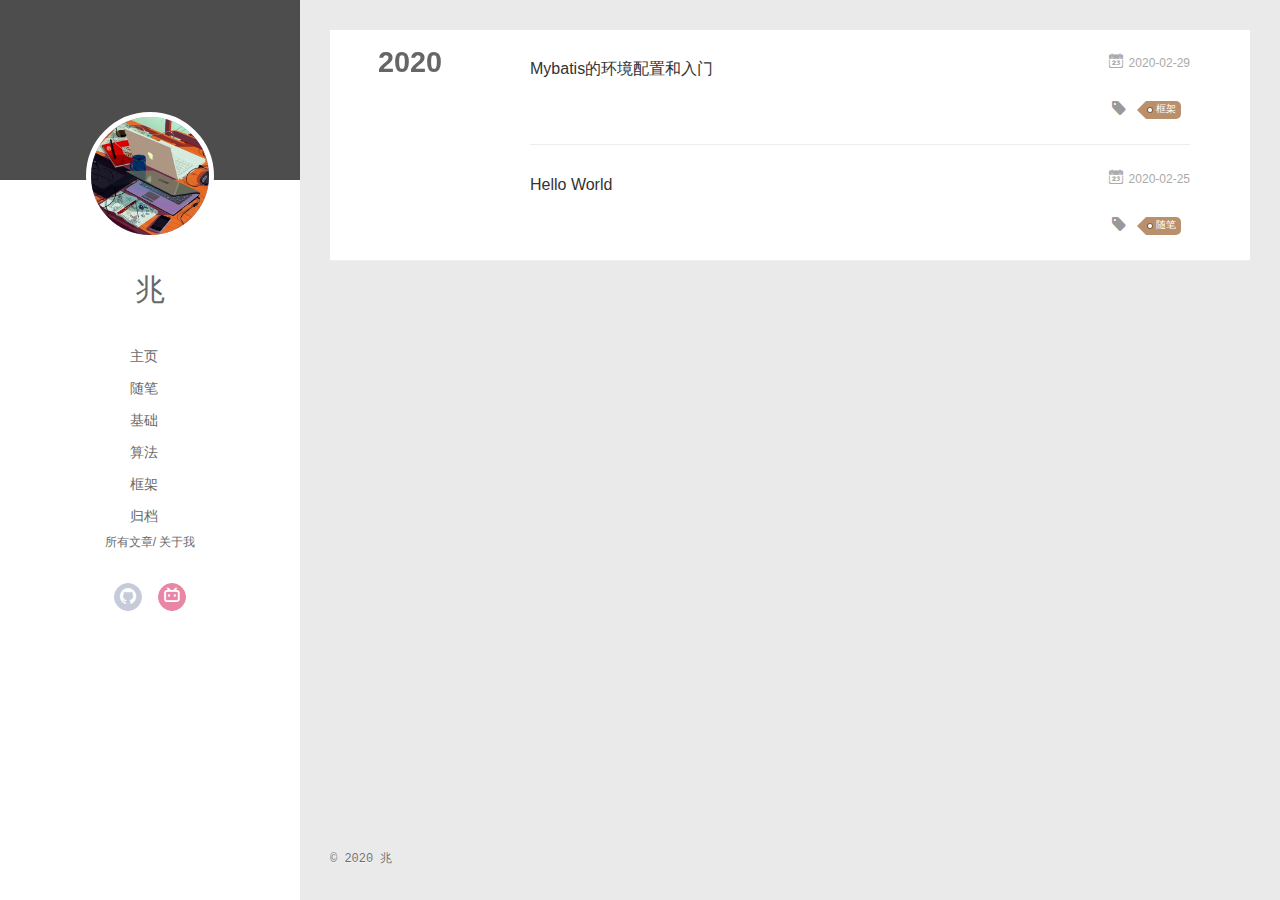
<file: archives/2020/02/index.html>
<!DOCTYPE html>
<html>
<head>
  <meta charset="utf-8">
  
  <meta name="renderer" content="webkit">
  <meta http-equiv="X-UA-Compatible" content="IE=edge" >
  <link rel="dns-prefetch" href="http://yoursite.com">
  <title>Archives: 2020/2 | Zhao_blog</title>
  <meta name="viewport" content="width=device-width, initial-scale=1, maximum-scale=1">
  <meta property="og:type" content="website">
<meta property="og:title" content="Zhao_blog">
<meta property="og:url" content="http://yoursite.com/archives/2020/02/index.html">
<meta property="og:site_name" content="Zhao_blog">
<meta property="og:locale" content="en_US">
<meta property="article:author" content="兆">
<meta name="twitter:card" content="summary">
  
    <link rel="alternative" href="/atom.xml" title="Zhao_blog" type="application/atom+xml">
  
  
    <link rel="icon" href="/assets/img/head.jpg">
  
  <link rel="stylesheet" type="text/css" href="/./main.0cf68a.css">
  <style type="text/css">
  
    #container.show {
      background: linear-gradient(200deg,#ccc,#000);
    }
  </style>
  

  

<meta name="generator" content="Hexo 4.2.0"></head>

<body>
  <div id="container" q-class="show:isCtnShow">
    <canvas id="anm-canvas" class="anm-canvas"></canvas>
    <div class="left-col" q-class="show:isShow">
      
<div class="overlay" style="background: #4d4d4d"></div>
<div class="intrude-less">
	<header id="header" class="inner">
		<a href="/" class="profilepic">
			<img src="/assets/img/head.jpg" class="js-avatar">
		</a>
		<hgroup>
		  <h1 class="header-author"><a href="/">兆</a></h1>
		</hgroup>
		

		<nav class="header-menu">
			<ul>
			
				<li><a href="/">主页</a></li>
	        
				<li><a href="/tags/%E9%9A%8F%E7%AC%94/">随笔</a></li>
	        
				<li><a href="/tags/%E5%9F%BA%E7%A1%80/">基础</a></li>
	        
				<li><a href="/tags/%E7%AE%97%E6%B3%95/">算法</a></li>
	        
				<li><a href="/tags/%E6%A1%86%E6%9E%B6/">框架</a></li>
	        
				<li><a href="/archives/index.html">归档</a></li>
	        
			</ul>
		</nav>
		<nav class="header-smart-menu">
    		
    			
    			<a q-on="click: openSlider(e, 'innerArchive')" href="javascript:void(0)">所有文章</a>
    			
            
    			
            
    			
    			<a q-on="click: openSlider(e, 'aboutme')" href="javascript:void(0)">关于我</a>
    			
            
		</nav>
		<nav class="header-nav">
			<div class="social">
				
					<a class="github" target="_blank" href="https://github.com/jiazhao8267" title="github"><i class="icon-github"></i></a>
		        
					<a class="bilibili" target="_blank" href="https://space.bilibili.com/45314910" title="bilibili"><i class="icon-bilibili"></i></a>
		        
			</div>
		</nav>
	</header>		
</div>

    </div>
    <div class="mid-col" q-class="show:isShow,hide:isShow|isFalse">
      
<nav id="mobile-nav">
  	<div class="overlay js-overlay" style="background: #4d4d4d"></div>
	<div class="btnctn js-mobile-btnctn">
  		<div class="slider-trigger list" q-on="click: openSlider(e)"><i class="icon icon-sort"></i></div>
	</div>
	<div class="intrude-less">
		<header id="header" class="inner">
			<div class="profilepic">
				<img src="/assets/img/head.jpg" class="js-avatar">
			</div>
			<hgroup>
			  <h1 class="header-author js-header-author">兆</h1>
			</hgroup>
			
			
			
				
			
				
			
				
			
				
			
				
			
				
			
			
			
			<nav class="header-nav">
				<div class="social">
					
						<a class="github" target="_blank" href="https://github.com/jiazhao8267" title="github"><i class="icon-github"></i></a>
			        
						<a class="bilibili" target="_blank" href="https://space.bilibili.com/45314910" title="bilibili"><i class="icon-bilibili"></i></a>
			        
				</div>
			</nav>

			<nav class="header-menu js-header-menu">
				<ul style="width: 70%">
				
				
					<li style="width: 16.666666666666668%"><a href="/">主页</a></li>
		        
					<li style="width: 16.666666666666668%"><a href="/tags/%E9%9A%8F%E7%AC%94/">随笔</a></li>
		        
					<li style="width: 16.666666666666668%"><a href="/tags/%E5%9F%BA%E7%A1%80/">基础</a></li>
		        
					<li style="width: 16.666666666666668%"><a href="/tags/%E7%AE%97%E6%B3%95/">算法</a></li>
		        
					<li style="width: 16.666666666666668%"><a href="/tags/%E6%A1%86%E6%9E%B6/">框架</a></li>
		        
					<li style="width: 16.666666666666668%"><a href="/archives/index.html">归档</a></li>
		        
				</ul>
			</nav>
		</header>				
	</div>
	<div class="mobile-mask" style="display:none" q-show="isShow"></div>
</nav>

      <div id="wrapper" class="body-wrap">
        <div class="menu-l">
          <div class="canvas-wrap">
            <canvas data-colors="#eaeaea" data-sectionHeight="100" data-contentId="js-content" id="myCanvas1" class="anm-canvas"></canvas>
          </div>
          <div id="js-content" class="content-ll">
            
  
  
    
    
      
      
      <section class="archives-wrap">
        <div class="archive-year-wrap">
          <a href="/archives/2020" class="archive-year">2020</a>
        </div>
        <div class="archives">
    
    <article class="archive-article archive-type-post">
  <div class="archive-article-inner">
    <header class="archive-article-header">
      	<div class="article-meta">
	      	<a href="/2020/02/29/Mybatis%E7%9A%84%E7%8E%AF%E5%A2%83%E9%85%8D%E7%BD%AE%E5%92%8C%E5%85%A5%E9%97%A8/" class="archive-article-date">
  	<time datetime="2020-02-29T14:18:05.000Z" itemprop="datePublished"><i class="icon-calendar icon"></i>2020-02-29</time>
</a>
        </div>
    	 
  
    <h1 itemprop="name">
      <a class="archive-article-title" href="/2020/02/29/Mybatis%E7%9A%84%E7%8E%AF%E5%A2%83%E9%85%8D%E7%BD%AE%E5%92%8C%E5%85%A5%E9%97%A8/">Mybatis的环境配置和入门</a>
    </h1>
  

        <div class="article-info info-on-right">
          
	<div class="article-tag tagcloud">
		<i class="icon-price-tags icon"></i>
		<ul class="article-tag-list">
			 
        		<li class="article-tag-list-item">
        			<a href="javascript:void(0)" class="js-tag article-tag-list-link color3">框架</a>
        		</li>
      		
		</ul>
	</div>

          

        </div>
        <div class="clearfix"></div>
    </header>
  </div>
</article>
  
    
    
    <article class="archive-article archive-type-post">
  <div class="archive-article-inner">
    <header class="archive-article-header">
      	<div class="article-meta">
	      	<a href="/2020/02/25/hello-world/" class="archive-article-date">
  	<time datetime="2020-02-25T11:36:50.261Z" itemprop="datePublished"><i class="icon-calendar icon"></i>2020-02-25</time>
</a>
        </div>
    	 
  
    <h1 itemprop="name">
      <a class="archive-article-title" href="/2020/02/25/hello-world/">Hello World</a>
    </h1>
  

        <div class="article-info info-on-right">
          
	<div class="article-tag tagcloud">
		<i class="icon-price-tags icon"></i>
		<ul class="article-tag-list">
			 
        		<li class="article-tag-list-item">
        			<a href="javascript:void(0)" class="js-tag article-tag-list-link color3">随笔</a>
        		</li>
      		
		</ul>
	</div>

          

        </div>
        <div class="clearfix"></div>
    </header>
  </div>
</article>
  
  
    </div></section>
  

    


          </div>
        </div>
      </div>
      <footer id="footer">
  <div class="outer">
    <div id="footer-info">
    	<div class="footer-left">
    		&copy; 2020 兆
    	</div>
    </div>
  </div>
</footer>
<!--页面点击小红心-->
<script type="text/javascript" src="/love.js"></script>

    </div>
    <script>
	var yiliaConfig = {
		mathjax: false,
		isHome: false,
		isPost: false,
		isArchive: true,
		isTag: false,
		isCategory: false,
		open_in_new: false,
		toc_hide_index: true,
		root: "/",
		innerArchive: true,
		showTags: false
	}
</script>

<script>!function(t){function n(e){if(r[e])return r[e].exports;var i=r[e]={exports:{},id:e,loaded:!1};return t[e].call(i.exports,i,i.exports,n),i.loaded=!0,i.exports}var r={};n.m=t,n.c=r,n.p="./",n(0)}([function(t,n,r){r(195),t.exports=r(191)},function(t,n,r){var e=r(3),i=r(52),o=r(27),u=r(28),c=r(53),f="prototype",a=function(t,n,r){var s,l,h,v,p=t&a.F,d=t&a.G,y=t&a.S,g=t&a.P,b=t&a.B,m=d?e:y?e[n]||(e[n]={}):(e[n]||{})[f],x=d?i:i[n]||(i[n]={}),w=x[f]||(x[f]={});d&&(r=n);for(s in r)l=!p&&m&&void 0!==m[s],h=(l?m:r)[s],v=b&&l?c(h,e):g&&"function"==typeof h?c(Function.call,h):h,m&&u(m,s,h,t&a.U),x[s]!=h&&o(x,s,v),g&&w[s]!=h&&(w[s]=h)};e.core=i,a.F=1,a.G=2,a.S=4,a.P=8,a.B=16,a.W=32,a.U=64,a.R=128,t.exports=a},function(t,n,r){var e=r(6);t.exports=function(t){if(!e(t))throw TypeError(t+" is not an object!");return t}},function(t,n){var r=t.exports="undefined"!=typeof window&&window.Math==Math?window:"undefined"!=typeof self&&self.Math==Math?self:Function("return this")();"number"==typeof __g&&(__g=r)},function(t,n){t.exports=function(t){try{return!!t()}catch(t){return!0}}},function(t,n){var r=t.exports="undefined"!=typeof window&&window.Math==Math?window:"undefined"!=typeof self&&self.Math==Math?self:Function("return this")();"number"==typeof __g&&(__g=r)},function(t,n){t.exports=function(t){return"object"==typeof t?null!==t:"function"==typeof t}},function(t,n,r){var e=r(126)("wks"),i=r(76),o=r(3).Symbol,u="function"==typeof o;(t.exports=function(t){return e[t]||(e[t]=u&&o[t]||(u?o:i)("Symbol."+t))}).store=e},function(t,n){var r={}.hasOwnProperty;t.exports=function(t,n){return r.call(t,n)}},function(t,n,r){var e=r(94),i=r(33);t.exports=function(t){return e(i(t))}},function(t,n,r){t.exports=!r(4)(function(){return 7!=Object.defineProperty({},"a",{get:function(){return 7}}).a})},function(t,n,r){var e=r(2),i=r(167),o=r(50),u=Object.defineProperty;n.f=r(10)?Object.defineProperty:function(t,n,r){if(e(t),n=o(n,!0),e(r),i)try{return u(t,n,r)}catch(t){}if("get"in r||"set"in r)throw TypeError("Accessors not supported!");return"value"in r&&(t[n]=r.value),t}},function(t,n,r){t.exports=!r(18)(function(){return 7!=Object.defineProperty({},"a",{get:function(){return 7}}).a})},function(t,n,r){var e=r(14),i=r(22);t.exports=r(12)?function(t,n,r){return e.f(t,n,i(1,r))}:function(t,n,r){return t[n]=r,t}},function(t,n,r){var e=r(20),i=r(58),o=r(42),u=Object.defineProperty;n.f=r(12)?Object.defineProperty:function(t,n,r){if(e(t),n=o(n,!0),e(r),i)try{return u(t,n,r)}catch(t){}if("get"in r||"set"in r)throw TypeError("Accessors not supported!");return"value"in r&&(t[n]=r.value),t}},function(t,n,r){var e=r(40)("wks"),i=r(23),o=r(5).Symbol,u="function"==typeof o;(t.exports=function(t){return e[t]||(e[t]=u&&o[t]||(u?o:i)("Symbol."+t))}).store=e},function(t,n,r){var e=r(67),i=Math.min;t.exports=function(t){return t>0?i(e(t),9007199254740991):0}},function(t,n,r){var e=r(46);t.exports=function(t){return Object(e(t))}},function(t,n){t.exports=function(t){try{return!!t()}catch(t){return!0}}},function(t,n,r){var e=r(63),i=r(34);t.exports=Object.keys||function(t){return e(t,i)}},function(t,n,r){var e=r(21);t.exports=function(t){if(!e(t))throw TypeError(t+" is not an object!");return t}},function(t,n){t.exports=function(t){return"object"==typeof t?null!==t:"function"==typeof t}},function(t,n){t.exports=function(t,n){return{enumerable:!(1&t),configurable:!(2&t),writable:!(4&t),value:n}}},function(t,n){var r=0,e=Math.random();t.exports=function(t){return"Symbol(".concat(void 0===t?"":t,")_",(++r+e).toString(36))}},function(t,n){var r={}.hasOwnProperty;t.exports=function(t,n){return r.call(t,n)}},function(t,n){var r=t.exports={version:"2.4.0"};"number"==typeof __e&&(__e=r)},function(t,n){t.exports=function(t){if("function"!=typeof t)throw TypeError(t+" is not a function!");return t}},function(t,n,r){var e=r(11),i=r(66);t.exports=r(10)?function(t,n,r){return e.f(t,n,i(1,r))}:function(t,n,r){return t[n]=r,t}},function(t,n,r){var e=r(3),i=r(27),o=r(24),u=r(76)("src"),c="toString",f=Function[c],a=(""+f).split(c);r(52).inspectSource=function(t){return f.call(t)},(t.exports=function(t,n,r,c){var f="function"==typeof r;f&&(o(r,"name")||i(r,"name",n)),t[n]!==r&&(f&&(o(r,u)||i(r,u,t[n]?""+t[n]:a.join(String(n)))),t===e?t[n]=r:c?t[n]?t[n]=r:i(t,n,r):(delete t[n],i(t,n,r)))})(Function.prototype,c,function(){return"function"==typeof this&&this[u]||f.call(this)})},function(t,n,r){var e=r(1),i=r(4),o=r(46),u=function(t,n,r,e){var i=String(o(t)),u="<"+n;return""!==r&&(u+=" "+r+'="'+String(e).replace(/"/g,"&quot;")+'"'),u+">"+i+"</"+n+">"};t.exports=function(t,n){var r={};r[t]=n(u),e(e.P+e.F*i(function(){var n=""[t]('"');return n!==n.toLowerCase()||n.split('"').length>3}),"String",r)}},function(t,n,r){var e=r(115),i=r(46);t.exports=function(t){return e(i(t))}},function(t,n,r){var e=r(116),i=r(66),o=r(30),u=r(50),c=r(24),f=r(167),a=Object.getOwnPropertyDescriptor;n.f=r(10)?a:function(t,n){if(t=o(t),n=u(n,!0),f)try{return a(t,n)}catch(t){}if(c(t,n))return i(!e.f.call(t,n),t[n])}},function(t,n,r){var e=r(24),i=r(17),o=r(145)("IE_PROTO"),u=Object.prototype;t.exports=Object.getPrototypeOf||function(t){return t=i(t),e(t,o)?t[o]:"function"==typeof t.constructor&&t instanceof t.constructor?t.constructor.prototype:t instanceof Object?u:null}},function(t,n){t.exports=function(t){if(void 0==t)throw TypeError("Can't call method on  "+t);return t}},function(t,n){t.exports="constructor,hasOwnProperty,isPrototypeOf,propertyIsEnumerable,toLocaleString,toString,valueOf".split(",")},function(t,n){t.exports={}},function(t,n){t.exports=!0},function(t,n){n.f={}.propertyIsEnumerable},function(t,n,r){var e=r(14).f,i=r(8),o=r(15)("toStringTag");t.exports=function(t,n,r){t&&!i(t=r?t:t.prototype,o)&&e(t,o,{configurable:!0,value:n})}},function(t,n,r){var e=r(40)("keys"),i=r(23);t.exports=function(t){return e[t]||(e[t]=i(t))}},function(t,n,r){var e=r(5),i="__core-js_shared__",o=e[i]||(e[i]={});t.exports=function(t){return o[t]||(o[t]={})}},function(t,n){var r=Math.ceil,e=Math.floor;t.exports=function(t){return isNaN(t=+t)?0:(t>0?e:r)(t)}},function(t,n,r){var e=r(21);t.exports=function(t,n){if(!e(t))return t;var r,i;if(n&&"function"==typeof(r=t.toString)&&!e(i=r.call(t)))return i;if("function"==typeof(r=t.valueOf)&&!e(i=r.call(t)))return i;if(!n&&"function"==typeof(r=t.toString)&&!e(i=r.call(t)))return i;throw TypeError("Can't convert object to primitive value")}},function(t,n,r){var e=r(5),i=r(25),o=r(36),u=r(44),c=r(14).f;t.exports=function(t){var n=i.Symbol||(i.Symbol=o?{}:e.Symbol||{});"_"==t.charAt(0)||t in n||c(n,t,{value:u.f(t)})}},function(t,n,r){n.f=r(15)},function(t,n){var r={}.toString;t.exports=function(t){return r.call(t).slice(8,-1)}},function(t,n){t.exports=function(t){if(void 0==t)throw TypeError("Can't call method on  "+t);return t}},function(t,n,r){var e=r(4);t.exports=function(t,n){return!!t&&e(function(){n?t.call(null,function(){},1):t.call(null)})}},function(t,n,r){var e=r(53),i=r(115),o=r(17),u=r(16),c=r(203);t.exports=function(t,n){var r=1==t,f=2==t,a=3==t,s=4==t,l=6==t,h=5==t||l,v=n||c;return function(n,c,p){for(var d,y,g=o(n),b=i(g),m=e(c,p,3),x=u(b.length),w=0,S=r?v(n,x):f?v(n,0):void 0;x>w;w++)if((h||w in b)&&(d=b[w],y=m(d,w,g),t))if(r)S[w]=y;else if(y)switch(t){case 3:return!0;case 5:return d;case 6:return w;case 2:S.push(d)}else if(s)return!1;return l?-1:a||s?s:S}}},function(t,n,r){var e=r(1),i=r(52),o=r(4);t.exports=function(t,n){var r=(i.Object||{})[t]||Object[t],u={};u[t]=n(r),e(e.S+e.F*o(function(){r(1)}),"Object",u)}},function(t,n,r){var e=r(6);t.exports=function(t,n){if(!e(t))return t;var r,i;if(n&&"function"==typeof(r=t.toString)&&!e(i=r.call(t)))return i;if("function"==typeof(r=t.valueOf)&&!e(i=r.call(t)))return i;if(!n&&"function"==typeof(r=t.toString)&&!e(i=r.call(t)))return i;throw TypeError("Can't convert object to primitive value")}},function(t,n,r){var e=r(5),i=r(25),o=r(91),u=r(13),c="prototype",f=function(t,n,r){var a,s,l,h=t&f.F,v=t&f.G,p=t&f.S,d=t&f.P,y=t&f.B,g=t&f.W,b=v?i:i[n]||(i[n]={}),m=b[c],x=v?e:p?e[n]:(e[n]||{})[c];v&&(r=n);for(a in r)(s=!h&&x&&void 0!==x[a])&&a in b||(l=s?x[a]:r[a],b[a]=v&&"function"!=typeof x[a]?r[a]:y&&s?o(l,e):g&&x[a]==l?function(t){var n=function(n,r,e){if(this instanceof t){switch(arguments.length){case 0:return new t;case 1:return new t(n);case 2:return new t(n,r)}return new t(n,r,e)}return t.apply(this,arguments)};return n[c]=t[c],n}(l):d&&"function"==typeof l?o(Function.call,l):l,d&&((b.virtual||(b.virtual={}))[a]=l,t&f.R&&m&&!m[a]&&u(m,a,l)))};f.F=1,f.G=2,f.S=4,f.P=8,f.B=16,f.W=32,f.U=64,f.R=128,t.exports=f},function(t,n){var r=t.exports={version:"2.4.0"};"number"==typeof __e&&(__e=r)},function(t,n,r){var e=r(26);t.exports=function(t,n,r){if(e(t),void 0===n)return t;switch(r){case 1:return function(r){return t.call(n,r)};case 2:return function(r,e){return t.call(n,r,e)};case 3:return function(r,e,i){return t.call(n,r,e,i)}}return function(){return t.apply(n,arguments)}}},function(t,n,r){var e=r(183),i=r(1),o=r(126)("metadata"),u=o.store||(o.store=new(r(186))),c=function(t,n,r){var i=u.get(t);if(!i){if(!r)return;u.set(t,i=new e)}var o=i.get(n);if(!o){if(!r)return;i.set(n,o=new e)}return o},f=function(t,n,r){var e=c(n,r,!1);return void 0!==e&&e.has(t)},a=function(t,n,r){var e=c(n,r,!1);return void 0===e?void 0:e.get(t)},s=function(t,n,r,e){c(r,e,!0).set(t,n)},l=function(t,n){var r=c(t,n,!1),e=[];return r&&r.forEach(function(t,n){e.push(n)}),e},h=function(t){return void 0===t||"symbol"==typeof t?t:String(t)},v=function(t){i(i.S,"Reflect",t)};t.exports={store:u,map:c,has:f,get:a,set:s,keys:l,key:h,exp:v}},function(t,n,r){"use strict";if(r(10)){var e=r(69),i=r(3),o=r(4),u=r(1),c=r(127),f=r(152),a=r(53),s=r(68),l=r(66),h=r(27),v=r(73),p=r(67),d=r(16),y=r(75),g=r(50),b=r(24),m=r(180),x=r(114),w=r(6),S=r(17),_=r(137),O=r(70),E=r(32),P=r(71).f,j=r(154),F=r(76),M=r(7),A=r(48),N=r(117),T=r(146),I=r(155),k=r(80),L=r(123),R=r(74),C=r(130),D=r(160),U=r(11),W=r(31),G=U.f,B=W.f,V=i.RangeError,z=i.TypeError,q=i.Uint8Array,K="ArrayBuffer",J="Shared"+K,Y="BYTES_PER_ELEMENT",H="prototype",$=Array[H],X=f.ArrayBuffer,Q=f.DataView,Z=A(0),tt=A(2),nt=A(3),rt=A(4),et=A(5),it=A(6),ot=N(!0),ut=N(!1),ct=I.values,ft=I.keys,at=I.entries,st=$.lastIndexOf,lt=$.reduce,ht=$.reduceRight,vt=$.join,pt=$.sort,dt=$.slice,yt=$.toString,gt=$.toLocaleString,bt=M("iterator"),mt=M("toStringTag"),xt=F("typed_constructor"),wt=F("def_constructor"),St=c.CONSTR,_t=c.TYPED,Ot=c.VIEW,Et="Wrong length!",Pt=A(1,function(t,n){return Tt(T(t,t[wt]),n)}),jt=o(function(){return 1===new q(new Uint16Array([1]).buffer)[0]}),Ft=!!q&&!!q[H].set&&o(function(){new q(1).set({})}),Mt=function(t,n){if(void 0===t)throw z(Et);var r=+t,e=d(t);if(n&&!m(r,e))throw V(Et);return e},At=function(t,n){var r=p(t);if(r<0||r%n)throw V("Wrong offset!");return r},Nt=function(t){if(w(t)&&_t in t)return t;throw z(t+" is not a typed array!")},Tt=function(t,n){if(!(w(t)&&xt in t))throw z("It is not a typed array constructor!");return new t(n)},It=function(t,n){return kt(T(t,t[wt]),n)},kt=function(t,n){for(var r=0,e=n.length,i=Tt(t,e);e>r;)i[r]=n[r++];return i},Lt=function(t,n,r){G(t,n,{get:function(){return this._d[r]}})},Rt=function(t){var n,r,e,i,o,u,c=S(t),f=arguments.length,s=f>1?arguments[1]:void 0,l=void 0!==s,h=j(c);if(void 0!=h&&!_(h)){for(u=h.call(c),e=[],n=0;!(o=u.next()).done;n++)e.push(o.value);c=e}for(l&&f>2&&(s=a(s,arguments[2],2)),n=0,r=d(c.length),i=Tt(this,r);r>n;n++)i[n]=l?s(c[n],n):c[n];return i},Ct=function(){for(var t=0,n=arguments.length,r=Tt(this,n);n>t;)r[t]=arguments[t++];return r},Dt=!!q&&o(function(){gt.call(new q(1))}),Ut=function(){return gt.apply(Dt?dt.call(Nt(this)):Nt(this),arguments)},Wt={copyWithin:function(t,n){return D.call(Nt(this),t,n,arguments.length>2?arguments[2]:void 0)},every:function(t){return rt(Nt(this),t,arguments.length>1?arguments[1]:void 0)},fill:function(t){return C.apply(Nt(this),arguments)},filter:function(t){return It(this,tt(Nt(this),t,arguments.length>1?arguments[1]:void 0))},find:function(t){return et(Nt(this),t,arguments.length>1?arguments[1]:void 0)},findIndex:function(t){return it(Nt(this),t,arguments.length>1?arguments[1]:void 0)},forEach:function(t){Z(Nt(this),t,arguments.length>1?arguments[1]:void 0)},indexOf:function(t){return ut(Nt(this),t,arguments.length>1?arguments[1]:void 0)},includes:function(t){return ot(Nt(this),t,arguments.length>1?arguments[1]:void 0)},join:function(t){return vt.apply(Nt(this),arguments)},lastIndexOf:function(t){return st.apply(Nt(this),arguments)},map:function(t){return Pt(Nt(this),t,arguments.length>1?arguments[1]:void 0)},reduce:function(t){return lt.apply(Nt(this),arguments)},reduceRight:function(t){return ht.apply(Nt(this),arguments)},reverse:function(){for(var t,n=this,r=Nt(n).length,e=Math.floor(r/2),i=0;i<e;)t=n[i],n[i++]=n[--r],n[r]=t;return n},some:function(t){return nt(Nt(this),t,arguments.length>1?arguments[1]:void 0)},sort:function(t){return pt.call(Nt(this),t)},subarray:function(t,n){var r=Nt(this),e=r.length,i=y(t,e);return new(T(r,r[wt]))(r.buffer,r.byteOffset+i*r.BYTES_PER_ELEMENT,d((void 0===n?e:y(n,e))-i))}},Gt=function(t,n){return It(this,dt.call(Nt(this),t,n))},Bt=function(t){Nt(this);var n=At(arguments[1],1),r=this.length,e=S(t),i=d(e.length),o=0;if(i+n>r)throw V(Et);for(;o<i;)this[n+o]=e[o++]},Vt={entries:function(){return at.call(Nt(this))},keys:function(){return ft.call(Nt(this))},values:function(){return ct.call(Nt(this))}},zt=function(t,n){return w(t)&&t[_t]&&"symbol"!=typeof n&&n in t&&String(+n)==String(n)},qt=function(t,n){return zt(t,n=g(n,!0))?l(2,t[n]):B(t,n)},Kt=function(t,n,r){return!(zt(t,n=g(n,!0))&&w(r)&&b(r,"value"))||b(r,"get")||b(r,"set")||r.configurable||b(r,"writable")&&!r.writable||b(r,"enumerable")&&!r.enumerable?G(t,n,r):(t[n]=r.value,t)};St||(W.f=qt,U.f=Kt),u(u.S+u.F*!St,"Object",{getOwnPropertyDescriptor:qt,defineProperty:Kt}),o(function(){yt.call({})})&&(yt=gt=function(){return vt.call(this)});var Jt=v({},Wt);v(Jt,Vt),h(Jt,bt,Vt.values),v(Jt,{slice:Gt,set:Bt,constructor:function(){},toString:yt,toLocaleString:Ut}),Lt(Jt,"buffer","b"),Lt(Jt,"byteOffset","o"),Lt(Jt,"byteLength","l"),Lt(Jt,"length","e"),G(Jt,mt,{get:function(){return this[_t]}}),t.exports=function(t,n,r,f){f=!!f;var a=t+(f?"Clamped":"")+"Array",l="Uint8Array"!=a,v="get"+t,p="set"+t,y=i[a],g=y||{},b=y&&E(y),m=!y||!c.ABV,S={},_=y&&y[H],j=function(t,r){var e=t._d;return e.v[v](r*n+e.o,jt)},F=function(t,r,e){var i=t._d;f&&(e=(e=Math.round(e))<0?0:e>255?255:255&e),i.v[p](r*n+i.o,e,jt)},M=function(t,n){G(t,n,{get:function(){return j(this,n)},set:function(t){return F(this,n,t)},enumerable:!0})};m?(y=r(function(t,r,e,i){s(t,y,a,"_d");var o,u,c,f,l=0,v=0;if(w(r)){if(!(r instanceof X||(f=x(r))==K||f==J))return _t in r?kt(y,r):Rt.call(y,r);o=r,v=At(e,n);var p=r.byteLength;if(void 0===i){if(p%n)throw V(Et);if((u=p-v)<0)throw V(Et)}else if((u=d(i)*n)+v>p)throw V(Et);c=u/n}else c=Mt(r,!0),u=c*n,o=new X(u);for(h(t,"_d",{b:o,o:v,l:u,e:c,v:new Q(o)});l<c;)M(t,l++)}),_=y[H]=O(Jt),h(_,"constructor",y)):L(function(t){new y(null),new y(t)},!0)||(y=r(function(t,r,e,i){s(t,y,a);var o;return w(r)?r instanceof X||(o=x(r))==K||o==J?void 0!==i?new g(r,At(e,n),i):void 0!==e?new g(r,At(e,n)):new g(r):_t in r?kt(y,r):Rt.call(y,r):new g(Mt(r,l))}),Z(b!==Function.prototype?P(g).concat(P(b)):P(g),function(t){t in y||h(y,t,g[t])}),y[H]=_,e||(_.constructor=y));var A=_[bt],N=!!A&&("values"==A.name||void 0==A.name),T=Vt.values;h(y,xt,!0),h(_,_t,a),h(_,Ot,!0),h(_,wt,y),(f?new y(1)[mt]==a:mt in _)||G(_,mt,{get:function(){return a}}),S[a]=y,u(u.G+u.W+u.F*(y!=g),S),u(u.S,a,{BYTES_PER_ELEMENT:n,from:Rt,of:Ct}),Y in _||h(_,Y,n),u(u.P,a,Wt),R(a),u(u.P+u.F*Ft,a,{set:Bt}),u(u.P+u.F*!N,a,Vt),u(u.P+u.F*(_.toString!=yt),a,{toString:yt}),u(u.P+u.F*o(function(){new y(1).slice()}),a,{slice:Gt}),u(u.P+u.F*(o(function(){return[1,2].toLocaleString()!=new y([1,2]).toLocaleString()})||!o(function(){_.toLocaleString.call([1,2])})),a,{toLocaleString:Ut}),k[a]=N?A:T,e||N||h(_,bt,T)}}else t.exports=function(){}},function(t,n){var r={}.toString;t.exports=function(t){return r.call(t).slice(8,-1)}},function(t,n,r){var e=r(21),i=r(5).document,o=e(i)&&e(i.createElement);t.exports=function(t){return o?i.createElement(t):{}}},function(t,n,r){t.exports=!r(12)&&!r(18)(function(){return 7!=Object.defineProperty(r(57)("div"),"a",{get:function(){return 7}}).a})},function(t,n,r){"use strict";var e=r(36),i=r(51),o=r(64),u=r(13),c=r(8),f=r(35),a=r(96),s=r(38),l=r(103),h=r(15)("iterator"),v=!([].keys&&"next"in[].keys()),p="keys",d="values",y=function(){return this};t.exports=function(t,n,r,g,b,m,x){a(r,n,g);var w,S,_,O=function(t){if(!v&&t in F)return F[t];switch(t){case p:case d:return function(){return new r(this,t)}}return function(){return new r(this,t)}},E=n+" Iterator",P=b==d,j=!1,F=t.prototype,M=F[h]||F["@@iterator"]||b&&F[b],A=M||O(b),N=b?P?O("entries"):A:void 0,T="Array"==n?F.entries||M:M;if(T&&(_=l(T.call(new t)))!==Object.prototype&&(s(_,E,!0),e||c(_,h)||u(_,h,y)),P&&M&&M.name!==d&&(j=!0,A=function(){return M.call(this)}),e&&!x||!v&&!j&&F[h]||u(F,h,A),f[n]=A,f[E]=y,b)if(w={values:P?A:O(d),keys:m?A:O(p),entries:N},x)for(S in w)S in F||o(F,S,w[S]);else i(i.P+i.F*(v||j),n,w);return w}},function(t,n,r){var e=r(20),i=r(100),o=r(34),u=r(39)("IE_PROTO"),c=function(){},f="prototype",a=function(){var t,n=r(57)("iframe"),e=o.length;for(n.style.display="none",r(93).appendChild(n),n.src="javascript:",t=n.contentWindow.document,t.open(),t.write("<script>document.F=Object<\/script>"),t.close(),a=t.F;e--;)delete a[f][o[e]];return a()};t.exports=Object.create||function(t,n){var r;return null!==t?(c[f]=e(t),r=new c,c[f]=null,r[u]=t):r=a(),void 0===n?r:i(r,n)}},function(t,n,r){var e=r(63),i=r(34).concat("length","prototype");n.f=Object.getOwnPropertyNames||function(t){return e(t,i)}},function(t,n){n.f=Object.getOwnPropertySymbols},function(t,n,r){var e=r(8),i=r(9),o=r(90)(!1),u=r(39)("IE_PROTO");t.exports=function(t,n){var r,c=i(t),f=0,a=[];for(r in c)r!=u&&e(c,r)&&a.push(r);for(;n.length>f;)e(c,r=n[f++])&&(~o(a,r)||a.push(r));return a}},function(t,n,r){t.exports=r(13)},function(t,n,r){var e=r(76)("meta"),i=r(6),o=r(24),u=r(11).f,c=0,f=Object.isExtensible||function(){return!0},a=!r(4)(function(){return f(Object.preventExtensions({}))}),s=function(t){u(t,e,{value:{i:"O"+ ++c,w:{}}})},l=function(t,n){if(!i(t))return"symbol"==typeof t?t:("string"==typeof t?"S":"P")+t;if(!o(t,e)){if(!f(t))return"F";if(!n)return"E";s(t)}return t[e].i},h=function(t,n){if(!o(t,e)){if(!f(t))return!0;if(!n)return!1;s(t)}return t[e].w},v=function(t){return a&&p.NEED&&f(t)&&!o(t,e)&&s(t),t},p=t.exports={KEY:e,NEED:!1,fastKey:l,getWeak:h,onFreeze:v}},function(t,n){t.exports=function(t,n){return{enumerable:!(1&t),configurable:!(2&t),writable:!(4&t),value:n}}},function(t,n){var r=Math.ceil,e=Math.floor;t.exports=function(t){return isNaN(t=+t)?0:(t>0?e:r)(t)}},function(t,n){t.exports=function(t,n,r,e){if(!(t instanceof n)||void 0!==e&&e in t)throw TypeError(r+": incorrect invocation!");return t}},function(t,n){t.exports=!1},function(t,n,r){var e=r(2),i=r(173),o=r(133),u=r(145)("IE_PROTO"),c=function(){},f="prototype",a=function(){var t,n=r(132)("iframe"),e=o.length;for(n.style.display="none",r(135).appendChild(n),n.src="javascript:",t=n.contentWindow.document,t.open(),t.write("<script>document.F=Object<\/script>"),t.close(),a=t.F;e--;)delete a[f][o[e]];return a()};t.exports=Object.create||function(t,n){var r;return null!==t?(c[f]=e(t),r=new c,c[f]=null,r[u]=t):r=a(),void 0===n?r:i(r,n)}},function(t,n,r){var e=r(175),i=r(133).concat("length","prototype");n.f=Object.getOwnPropertyNames||function(t){return e(t,i)}},function(t,n,r){var e=r(175),i=r(133);t.exports=Object.keys||function(t){return e(t,i)}},function(t,n,r){var e=r(28);t.exports=function(t,n,r){for(var i in n)e(t,i,n[i],r);return t}},function(t,n,r){"use strict";var e=r(3),i=r(11),o=r(10),u=r(7)("species");t.exports=function(t){var n=e[t];o&&n&&!n[u]&&i.f(n,u,{configurable:!0,get:function(){return this}})}},function(t,n,r){var e=r(67),i=Math.max,o=Math.min;t.exports=function(t,n){return t=e(t),t<0?i(t+n,0):o(t,n)}},function(t,n){var r=0,e=Math.random();t.exports=function(t){return"Symbol(".concat(void 0===t?"":t,")_",(++r+e).toString(36))}},function(t,n,r){var e=r(33);t.exports=function(t){return Object(e(t))}},function(t,n,r){var e=r(7)("unscopables"),i=Array.prototype;void 0==i[e]&&r(27)(i,e,{}),t.exports=function(t){i[e][t]=!0}},function(t,n,r){var e=r(53),i=r(169),o=r(137),u=r(2),c=r(16),f=r(154),a={},s={},n=t.exports=function(t,n,r,l,h){var v,p,d,y,g=h?function(){return t}:f(t),b=e(r,l,n?2:1),m=0;if("function"!=typeof g)throw TypeError(t+" is not iterable!");if(o(g)){for(v=c(t.length);v>m;m++)if((y=n?b(u(p=t[m])[0],p[1]):b(t[m]))===a||y===s)return y}else for(d=g.call(t);!(p=d.next()).done;)if((y=i(d,b,p.value,n))===a||y===s)return y};n.BREAK=a,n.RETURN=s},function(t,n){t.exports={}},function(t,n,r){var e=r(11).f,i=r(24),o=r(7)("toStringTag");t.exports=function(t,n,r){t&&!i(t=r?t:t.prototype,o)&&e(t,o,{configurable:!0,value:n})}},function(t,n,r){var e=r(1),i=r(46),o=r(4),u=r(150),c="["+u+"]",f="​",a=RegExp("^"+c+c+"*"),s=RegExp(c+c+"*$"),l=function(t,n,r){var i={},c=o(function(){return!!u[t]()||f[t]()!=f}),a=i[t]=c?n(h):u[t];r&&(i[r]=a),e(e.P+e.F*c,"String",i)},h=l.trim=function(t,n){return t=String(i(t)),1&n&&(t=t.replace(a,"")),2&n&&(t=t.replace(s,"")),t};t.exports=l},function(t,n,r){t.exports={default:r(86),__esModule:!0}},function(t,n,r){t.exports={default:r(87),__esModule:!0}},function(t,n,r){"use strict";function e(t){return t&&t.__esModule?t:{default:t}}n.__esModule=!0;var i=r(84),o=e(i),u=r(83),c=e(u),f="function"==typeof c.default&&"symbol"==typeof o.default?function(t){return typeof t}:function(t){return t&&"function"==typeof c.default&&t.constructor===c.default&&t!==c.default.prototype?"symbol":typeof t};n.default="function"==typeof c.default&&"symbol"===f(o.default)?function(t){return void 0===t?"undefined":f(t)}:function(t){return t&&"function"==typeof c.default&&t.constructor===c.default&&t!==c.default.prototype?"symbol":void 0===t?"undefined":f(t)}},function(t,n,r){r(110),r(108),r(111),r(112),t.exports=r(25).Symbol},function(t,n,r){r(109),r(113),t.exports=r(44).f("iterator")},function(t,n){t.exports=function(t){if("function"!=typeof t)throw TypeError(t+" is not a function!");return t}},function(t,n){t.exports=function(){}},function(t,n,r){var e=r(9),i=r(106),o=r(105);t.exports=function(t){return function(n,r,u){var c,f=e(n),a=i(f.length),s=o(u,a);if(t&&r!=r){for(;a>s;)if((c=f[s++])!=c)return!0}else for(;a>s;s++)if((t||s in f)&&f[s]===r)return t||s||0;return!t&&-1}}},function(t,n,r){var e=r(88);t.exports=function(t,n,r){if(e(t),void 0===n)return t;switch(r){case 1:return function(r){return t.call(n,r)};case 2:return function(r,e){return t.call(n,r,e)};case 3:return function(r,e,i){return t.call(n,r,e,i)}}return function(){return t.apply(n,arguments)}}},function(t,n,r){var e=r(19),i=r(62),o=r(37);t.exports=function(t){var n=e(t),r=i.f;if(r)for(var u,c=r(t),f=o.f,a=0;c.length>a;)f.call(t,u=c[a++])&&n.push(u);return n}},function(t,n,r){t.exports=r(5).document&&document.documentElement},function(t,n,r){var e=r(56);t.exports=Object("z").propertyIsEnumerable(0)?Object:function(t){return"String"==e(t)?t.split(""):Object(t)}},function(t,n,r){var e=r(56);t.exports=Array.isArray||function(t){return"Array"==e(t)}},function(t,n,r){"use strict";var e=r(60),i=r(22),o=r(38),u={};r(13)(u,r(15)("iterator"),function(){return this}),t.exports=function(t,n,r){t.prototype=e(u,{next:i(1,r)}),o(t,n+" Iterator")}},function(t,n){t.exports=function(t,n){return{value:n,done:!!t}}},function(t,n,r){var e=r(19),i=r(9);t.exports=function(t,n){for(var r,o=i(t),u=e(o),c=u.length,f=0;c>f;)if(o[r=u[f++]]===n)return r}},function(t,n,r){var e=r(23)("meta"),i=r(21),o=r(8),u=r(14).f,c=0,f=Object.isExtensible||function(){return!0},a=!r(18)(function(){return f(Object.preventExtensions({}))}),s=function(t){u(t,e,{value:{i:"O"+ ++c,w:{}}})},l=function(t,n){if(!i(t))return"symbol"==typeof t?t:("string"==typeof t?"S":"P")+t;if(!o(t,e)){if(!f(t))return"F";if(!n)return"E";s(t)}return t[e].i},h=function(t,n){if(!o(t,e)){if(!f(t))return!0;if(!n)return!1;s(t)}return t[e].w},v=function(t){return a&&p.NEED&&f(t)&&!o(t,e)&&s(t),t},p=t.exports={KEY:e,NEED:!1,fastKey:l,getWeak:h,onFreeze:v}},function(t,n,r){var e=r(14),i=r(20),o=r(19);t.exports=r(12)?Object.defineProperties:function(t,n){i(t);for(var r,u=o(n),c=u.length,f=0;c>f;)e.f(t,r=u[f++],n[r]);return t}},function(t,n,r){var e=r(37),i=r(22),o=r(9),u=r(42),c=r(8),f=r(58),a=Object.getOwnPropertyDescriptor;n.f=r(12)?a:function(t,n){if(t=o(t),n=u(n,!0),f)try{return a(t,n)}catch(t){}if(c(t,n))return i(!e.f.call(t,n),t[n])}},function(t,n,r){var e=r(9),i=r(61).f,o={}.toString,u="object"==typeof window&&window&&Object.getOwnPropertyNames?Object.getOwnPropertyNames(window):[],c=function(t){try{return i(t)}catch(t){return u.slice()}};t.exports.f=function(t){return u&&"[object Window]"==o.call(t)?c(t):i(e(t))}},function(t,n,r){var e=r(8),i=r(77),o=r(39)("IE_PROTO"),u=Object.prototype;t.exports=Object.getPrototypeOf||function(t){return t=i(t),e(t,o)?t[o]:"function"==typeof t.constructor&&t instanceof t.constructor?t.constructor.prototype:t instanceof Object?u:null}},function(t,n,r){var e=r(41),i=r(33);t.exports=function(t){return function(n,r){var o,u,c=String(i(n)),f=e(r),a=c.length;return f<0||f>=a?t?"":void 0:(o=c.charCodeAt(f),o<55296||o>56319||f+1===a||(u=c.charCodeAt(f+1))<56320||u>57343?t?c.charAt(f):o:t?c.slice(f,f+2):u-56320+(o-55296<<10)+65536)}}},function(t,n,r){var e=r(41),i=Math.max,o=Math.min;t.exports=function(t,n){return t=e(t),t<0?i(t+n,0):o(t,n)}},function(t,n,r){var e=r(41),i=Math.min;t.exports=function(t){return t>0?i(e(t),9007199254740991):0}},function(t,n,r){"use strict";var e=r(89),i=r(97),o=r(35),u=r(9);t.exports=r(59)(Array,"Array",function(t,n){this._t=u(t),this._i=0,this._k=n},function(){var t=this._t,n=this._k,r=this._i++;return!t||r>=t.length?(this._t=void 0,i(1)):"keys"==n?i(0,r):"values"==n?i(0,t[r]):i(0,[r,t[r]])},"values"),o.Arguments=o.Array,e("keys"),e("values"),e("entries")},function(t,n){},function(t,n,r){"use strict";var e=r(104)(!0);r(59)(String,"String",function(t){this._t=String(t),this._i=0},function(){var t,n=this._t,r=this._i;return r>=n.length?{value:void 0,done:!0}:(t=e(n,r),this._i+=t.length,{value:t,done:!1})})},function(t,n,r){"use strict";var e=r(5),i=r(8),o=r(12),u=r(51),c=r(64),f=r(99).KEY,a=r(18),s=r(40),l=r(38),h=r(23),v=r(15),p=r(44),d=r(43),y=r(98),g=r(92),b=r(95),m=r(20),x=r(9),w=r(42),S=r(22),_=r(60),O=r(102),E=r(101),P=r(14),j=r(19),F=E.f,M=P.f,A=O.f,N=e.Symbol,T=e.JSON,I=T&&T.stringify,k="prototype",L=v("_hidden"),R=v("toPrimitive"),C={}.propertyIsEnumerable,D=s("symbol-registry"),U=s("symbols"),W=s("op-symbols"),G=Object[k],B="function"==typeof N,V=e.QObject,z=!V||!V[k]||!V[k].findChild,q=o&&a(function(){return 7!=_(M({},"a",{get:function(){return M(this,"a",{value:7}).a}})).a})?function(t,n,r){var e=F(G,n);e&&delete G[n],M(t,n,r),e&&t!==G&&M(G,n,e)}:M,K=function(t){var n=U[t]=_(N[k]);return n._k=t,n},J=B&&"symbol"==typeof N.iterator?function(t){return"symbol"==typeof t}:function(t){return t instanceof N},Y=function(t,n,r){return t===G&&Y(W,n,r),m(t),n=w(n,!0),m(r),i(U,n)?(r.enumerable?(i(t,L)&&t[L][n]&&(t[L][n]=!1),r=_(r,{enumerable:S(0,!1)})):(i(t,L)||M(t,L,S(1,{})),t[L][n]=!0),q(t,n,r)):M(t,n,r)},H=function(t,n){m(t);for(var r,e=g(n=x(n)),i=0,o=e.length;o>i;)Y(t,r=e[i++],n[r]);return t},$=function(t,n){return void 0===n?_(t):H(_(t),n)},X=function(t){var n=C.call(this,t=w(t,!0));return!(this===G&&i(U,t)&&!i(W,t))&&(!(n||!i(this,t)||!i(U,t)||i(this,L)&&this[L][t])||n)},Q=function(t,n){if(t=x(t),n=w(n,!0),t!==G||!i(U,n)||i(W,n)){var r=F(t,n);return!r||!i(U,n)||i(t,L)&&t[L][n]||(r.enumerable=!0),r}},Z=function(t){for(var n,r=A(x(t)),e=[],o=0;r.length>o;)i(U,n=r[o++])||n==L||n==f||e.push(n);return e},tt=function(t){for(var n,r=t===G,e=A(r?W:x(t)),o=[],u=0;e.length>u;)!i(U,n=e[u++])||r&&!i(G,n)||o.push(U[n]);return o};B||(N=function(){if(this instanceof N)throw TypeError("Symbol is not a constructor!");var t=h(arguments.length>0?arguments[0]:void 0),n=function(r){this===G&&n.call(W,r),i(this,L)&&i(this[L],t)&&(this[L][t]=!1),q(this,t,S(1,r))};return o&&z&&q(G,t,{configurable:!0,set:n}),K(t)},c(N[k],"toString",function(){return this._k}),E.f=Q,P.f=Y,r(61).f=O.f=Z,r(37).f=X,r(62).f=tt,o&&!r(36)&&c(G,"propertyIsEnumerable",X,!0),p.f=function(t){return K(v(t))}),u(u.G+u.W+u.F*!B,{Symbol:N});for(var nt="hasInstance,isConcatSpreadable,iterator,match,replace,search,species,split,toPrimitive,toStringTag,unscopables".split(","),rt=0;nt.length>rt;)v(nt[rt++]);for(var nt=j(v.store),rt=0;nt.length>rt;)d(nt[rt++]);u(u.S+u.F*!B,"Symbol",{for:function(t){return i(D,t+="")?D[t]:D[t]=N(t)},keyFor:function(t){if(J(t))return y(D,t);throw TypeError(t+" is not a symbol!")},useSetter:function(){z=!0},useSimple:function(){z=!1}}),u(u.S+u.F*!B,"Object",{create:$,defineProperty:Y,defineProperties:H,getOwnPropertyDescriptor:Q,getOwnPropertyNames:Z,getOwnPropertySymbols:tt}),T&&u(u.S+u.F*(!B||a(function(){var t=N();return"[null]"!=I([t])||"{}"!=I({a:t})||"{}"!=I(Object(t))})),"JSON",{stringify:function(t){if(void 0!==t&&!J(t)){for(var n,r,e=[t],i=1;arguments.length>i;)e.push(arguments[i++]);return n=e[1],"function"==typeof n&&(r=n),!r&&b(n)||(n=function(t,n){if(r&&(n=r.call(this,t,n)),!J(n))return n}),e[1]=n,I.apply(T,e)}}}),N[k][R]||r(13)(N[k],R,N[k].valueOf),l(N,"Symbol"),l(Math,"Math",!0),l(e.JSON,"JSON",!0)},function(t,n,r){r(43)("asyncIterator")},function(t,n,r){r(43)("observable")},function(t,n,r){r(107);for(var e=r(5),i=r(13),o=r(35),u=r(15)("toStringTag"),c=["NodeList","DOMTokenList","MediaList","StyleSheetList","CSSRuleList"],f=0;f<5;f++){var a=c[f],s=e[a],l=s&&s.prototype;l&&!l[u]&&i(l,u,a),o[a]=o.Array}},function(t,n,r){var e=r(45),i=r(7)("toStringTag"),o="Arguments"==e(function(){return arguments}()),u=function(t,n){try{return t[n]}catch(t){}};t.exports=function(t){var n,r,c;return void 0===t?"Undefined":null===t?"Null":"string"==typeof(r=u(n=Object(t),i))?r:o?e(n):"Object"==(c=e(n))&&"function"==typeof n.callee?"Arguments":c}},function(t,n,r){var e=r(45);t.exports=Object("z").propertyIsEnumerable(0)?Object:function(t){return"String"==e(t)?t.split(""):Object(t)}},function(t,n){n.f={}.propertyIsEnumerable},function(t,n,r){var e=r(30),i=r(16),o=r(75);t.exports=function(t){return function(n,r,u){var c,f=e(n),a=i(f.length),s=o(u,a);if(t&&r!=r){for(;a>s;)if((c=f[s++])!=c)return!0}else for(;a>s;s++)if((t||s in f)&&f[s]===r)return t||s||0;return!t&&-1}}},function(t,n,r){"use strict";var e=r(3),i=r(1),o=r(28),u=r(73),c=r(65),f=r(79),a=r(68),s=r(6),l=r(4),h=r(123),v=r(81),p=r(136);t.exports=function(t,n,r,d,y,g){var b=e[t],m=b,x=y?"set":"add",w=m&&m.prototype,S={},_=function(t){var n=w[t];o(w,t,"delete"==t?function(t){return!(g&&!s(t))&&n.call(this,0===t?0:t)}:"has"==t?function(t){return!(g&&!s(t))&&n.call(this,0===t?0:t)}:"get"==t?function(t){return g&&!s(t)?void 0:n.call(this,0===t?0:t)}:"add"==t?function(t){return n.call(this,0===t?0:t),this}:function(t,r){return n.call(this,0===t?0:t,r),this})};if("function"==typeof m&&(g||w.forEach&&!l(function(){(new m).entries().next()}))){var O=new m,E=O[x](g?{}:-0,1)!=O,P=l(function(){O.has(1)}),j=h(function(t){new m(t)}),F=!g&&l(function(){for(var t=new m,n=5;n--;)t[x](n,n);return!t.has(-0)});j||(m=n(function(n,r){a(n,m,t);var e=p(new b,n,m);return void 0!=r&&f(r,y,e[x],e),e}),m.prototype=w,w.constructor=m),(P||F)&&(_("delete"),_("has"),y&&_("get")),(F||E)&&_(x),g&&w.clear&&delete w.clear}else m=d.getConstructor(n,t,y,x),u(m.prototype,r),c.NEED=!0;return v(m,t),S[t]=m,i(i.G+i.W+i.F*(m!=b),S),g||d.setStrong(m,t,y),m}},function(t,n,r){"use strict";var e=r(27),i=r(28),o=r(4),u=r(46),c=r(7);t.exports=function(t,n,r){var f=c(t),a=r(u,f,""[t]),s=a[0],l=a[1];o(function(){var n={};return n[f]=function(){return 7},7!=""[t](n)})&&(i(String.prototype,t,s),e(RegExp.prototype,f,2==n?function(t,n){return l.call(t,this,n)}:function(t){return l.call(t,this)}))}
},function(t,n,r){"use strict";var e=r(2);t.exports=function(){var t=e(this),n="";return t.global&&(n+="g"),t.ignoreCase&&(n+="i"),t.multiline&&(n+="m"),t.unicode&&(n+="u"),t.sticky&&(n+="y"),n}},function(t,n){t.exports=function(t,n,r){var e=void 0===r;switch(n.length){case 0:return e?t():t.call(r);case 1:return e?t(n[0]):t.call(r,n[0]);case 2:return e?t(n[0],n[1]):t.call(r,n[0],n[1]);case 3:return e?t(n[0],n[1],n[2]):t.call(r,n[0],n[1],n[2]);case 4:return e?t(n[0],n[1],n[2],n[3]):t.call(r,n[0],n[1],n[2],n[3])}return t.apply(r,n)}},function(t,n,r){var e=r(6),i=r(45),o=r(7)("match");t.exports=function(t){var n;return e(t)&&(void 0!==(n=t[o])?!!n:"RegExp"==i(t))}},function(t,n,r){var e=r(7)("iterator"),i=!1;try{var o=[7][e]();o.return=function(){i=!0},Array.from(o,function(){throw 2})}catch(t){}t.exports=function(t,n){if(!n&&!i)return!1;var r=!1;try{var o=[7],u=o[e]();u.next=function(){return{done:r=!0}},o[e]=function(){return u},t(o)}catch(t){}return r}},function(t,n,r){t.exports=r(69)||!r(4)(function(){var t=Math.random();__defineSetter__.call(null,t,function(){}),delete r(3)[t]})},function(t,n){n.f=Object.getOwnPropertySymbols},function(t,n,r){var e=r(3),i="__core-js_shared__",o=e[i]||(e[i]={});t.exports=function(t){return o[t]||(o[t]={})}},function(t,n,r){for(var e,i=r(3),o=r(27),u=r(76),c=u("typed_array"),f=u("view"),a=!(!i.ArrayBuffer||!i.DataView),s=a,l=0,h="Int8Array,Uint8Array,Uint8ClampedArray,Int16Array,Uint16Array,Int32Array,Uint32Array,Float32Array,Float64Array".split(",");l<9;)(e=i[h[l++]])?(o(e.prototype,c,!0),o(e.prototype,f,!0)):s=!1;t.exports={ABV:a,CONSTR:s,TYPED:c,VIEW:f}},function(t,n){"use strict";var r={versions:function(){var t=window.navigator.userAgent;return{trident:t.indexOf("Trident")>-1,presto:t.indexOf("Presto")>-1,webKit:t.indexOf("AppleWebKit")>-1,gecko:t.indexOf("Gecko")>-1&&-1==t.indexOf("KHTML"),mobile:!!t.match(/AppleWebKit.*Mobile.*/),ios:!!t.match(/\(i[^;]+;( U;)? CPU.+Mac OS X/),android:t.indexOf("Android")>-1||t.indexOf("Linux")>-1,iPhone:t.indexOf("iPhone")>-1||t.indexOf("Mac")>-1,iPad:t.indexOf("iPad")>-1,webApp:-1==t.indexOf("Safari"),weixin:-1==t.indexOf("MicroMessenger")}}()};t.exports=r},function(t,n,r){"use strict";var e=r(85),i=function(t){return t&&t.__esModule?t:{default:t}}(e),o=function(){function t(t,n,e){return n||e?String.fromCharCode(n||e):r[t]||t}function n(t){return e[t]}var r={"&quot;":'"',"&lt;":"<","&gt;":">","&amp;":"&","&nbsp;":" "},e={};for(var u in r)e[r[u]]=u;return r["&apos;"]="'",e["'"]="&#39;",{encode:function(t){return t?(""+t).replace(/['<> "&]/g,n).replace(/\r?\n/g,"<br/>").replace(/\s/g,"&nbsp;"):""},decode:function(n){return n?(""+n).replace(/<br\s*\/?>/gi,"\n").replace(/&quot;|&lt;|&gt;|&amp;|&nbsp;|&apos;|&#(\d+);|&#(\d+)/g,t).replace(/\u00a0/g," "):""},encodeBase16:function(t){if(!t)return t;t+="";for(var n=[],r=0,e=t.length;e>r;r++)n.push(t.charCodeAt(r).toString(16).toUpperCase());return n.join("")},encodeBase16forJSON:function(t){if(!t)return t;t=t.replace(/[\u4E00-\u9FBF]/gi,function(t){return escape(t).replace("%u","\\u")});for(var n=[],r=0,e=t.length;e>r;r++)n.push(t.charCodeAt(r).toString(16).toUpperCase());return n.join("")},decodeBase16:function(t){if(!t)return t;t+="";for(var n=[],r=0,e=t.length;e>r;r+=2)n.push(String.fromCharCode("0x"+t.slice(r,r+2)));return n.join("")},encodeObject:function(t){if(t instanceof Array)for(var n=0,r=t.length;r>n;n++)t[n]=o.encodeObject(t[n]);else if("object"==(void 0===t?"undefined":(0,i.default)(t)))for(var e in t)t[e]=o.encodeObject(t[e]);else if("string"==typeof t)return o.encode(t);return t},loadScript:function(t){var n=document.createElement("script");document.getElementsByTagName("body")[0].appendChild(n),n.setAttribute("src",t)},addLoadEvent:function(t){var n=window.onload;"function"!=typeof window.onload?window.onload=t:window.onload=function(){n(),t()}}}}();t.exports=o},function(t,n,r){"use strict";var e=r(17),i=r(75),o=r(16);t.exports=function(t){for(var n=e(this),r=o(n.length),u=arguments.length,c=i(u>1?arguments[1]:void 0,r),f=u>2?arguments[2]:void 0,a=void 0===f?r:i(f,r);a>c;)n[c++]=t;return n}},function(t,n,r){"use strict";var e=r(11),i=r(66);t.exports=function(t,n,r){n in t?e.f(t,n,i(0,r)):t[n]=r}},function(t,n,r){var e=r(6),i=r(3).document,o=e(i)&&e(i.createElement);t.exports=function(t){return o?i.createElement(t):{}}},function(t,n){t.exports="constructor,hasOwnProperty,isPrototypeOf,propertyIsEnumerable,toLocaleString,toString,valueOf".split(",")},function(t,n,r){var e=r(7)("match");t.exports=function(t){var n=/./;try{"/./"[t](n)}catch(r){try{return n[e]=!1,!"/./"[t](n)}catch(t){}}return!0}},function(t,n,r){t.exports=r(3).document&&document.documentElement},function(t,n,r){var e=r(6),i=r(144).set;t.exports=function(t,n,r){var o,u=n.constructor;return u!==r&&"function"==typeof u&&(o=u.prototype)!==r.prototype&&e(o)&&i&&i(t,o),t}},function(t,n,r){var e=r(80),i=r(7)("iterator"),o=Array.prototype;t.exports=function(t){return void 0!==t&&(e.Array===t||o[i]===t)}},function(t,n,r){var e=r(45);t.exports=Array.isArray||function(t){return"Array"==e(t)}},function(t,n,r){"use strict";var e=r(70),i=r(66),o=r(81),u={};r(27)(u,r(7)("iterator"),function(){return this}),t.exports=function(t,n,r){t.prototype=e(u,{next:i(1,r)}),o(t,n+" Iterator")}},function(t,n,r){"use strict";var e=r(69),i=r(1),o=r(28),u=r(27),c=r(24),f=r(80),a=r(139),s=r(81),l=r(32),h=r(7)("iterator"),v=!([].keys&&"next"in[].keys()),p="keys",d="values",y=function(){return this};t.exports=function(t,n,r,g,b,m,x){a(r,n,g);var w,S,_,O=function(t){if(!v&&t in F)return F[t];switch(t){case p:case d:return function(){return new r(this,t)}}return function(){return new r(this,t)}},E=n+" Iterator",P=b==d,j=!1,F=t.prototype,M=F[h]||F["@@iterator"]||b&&F[b],A=M||O(b),N=b?P?O("entries"):A:void 0,T="Array"==n?F.entries||M:M;if(T&&(_=l(T.call(new t)))!==Object.prototype&&(s(_,E,!0),e||c(_,h)||u(_,h,y)),P&&M&&M.name!==d&&(j=!0,A=function(){return M.call(this)}),e&&!x||!v&&!j&&F[h]||u(F,h,A),f[n]=A,f[E]=y,b)if(w={values:P?A:O(d),keys:m?A:O(p),entries:N},x)for(S in w)S in F||o(F,S,w[S]);else i(i.P+i.F*(v||j),n,w);return w}},function(t,n){var r=Math.expm1;t.exports=!r||r(10)>22025.465794806718||r(10)<22025.465794806718||-2e-17!=r(-2e-17)?function(t){return 0==(t=+t)?t:t>-1e-6&&t<1e-6?t+t*t/2:Math.exp(t)-1}:r},function(t,n){t.exports=Math.sign||function(t){return 0==(t=+t)||t!=t?t:t<0?-1:1}},function(t,n,r){var e=r(3),i=r(151).set,o=e.MutationObserver||e.WebKitMutationObserver,u=e.process,c=e.Promise,f="process"==r(45)(u);t.exports=function(){var t,n,r,a=function(){var e,i;for(f&&(e=u.domain)&&e.exit();t;){i=t.fn,t=t.next;try{i()}catch(e){throw t?r():n=void 0,e}}n=void 0,e&&e.enter()};if(f)r=function(){u.nextTick(a)};else if(o){var s=!0,l=document.createTextNode("");new o(a).observe(l,{characterData:!0}),r=function(){l.data=s=!s}}else if(c&&c.resolve){var h=c.resolve();r=function(){h.then(a)}}else r=function(){i.call(e,a)};return function(e){var i={fn:e,next:void 0};n&&(n.next=i),t||(t=i,r()),n=i}}},function(t,n,r){var e=r(6),i=r(2),o=function(t,n){if(i(t),!e(n)&&null!==n)throw TypeError(n+": can't set as prototype!")};t.exports={set:Object.setPrototypeOf||("__proto__"in{}?function(t,n,e){try{e=r(53)(Function.call,r(31).f(Object.prototype,"__proto__").set,2),e(t,[]),n=!(t instanceof Array)}catch(t){n=!0}return function(t,r){return o(t,r),n?t.__proto__=r:e(t,r),t}}({},!1):void 0),check:o}},function(t,n,r){var e=r(126)("keys"),i=r(76);t.exports=function(t){return e[t]||(e[t]=i(t))}},function(t,n,r){var e=r(2),i=r(26),o=r(7)("species");t.exports=function(t,n){var r,u=e(t).constructor;return void 0===u||void 0==(r=e(u)[o])?n:i(r)}},function(t,n,r){var e=r(67),i=r(46);t.exports=function(t){return function(n,r){var o,u,c=String(i(n)),f=e(r),a=c.length;return f<0||f>=a?t?"":void 0:(o=c.charCodeAt(f),o<55296||o>56319||f+1===a||(u=c.charCodeAt(f+1))<56320||u>57343?t?c.charAt(f):o:t?c.slice(f,f+2):u-56320+(o-55296<<10)+65536)}}},function(t,n,r){var e=r(122),i=r(46);t.exports=function(t,n,r){if(e(n))throw TypeError("String#"+r+" doesn't accept regex!");return String(i(t))}},function(t,n,r){"use strict";var e=r(67),i=r(46);t.exports=function(t){var n=String(i(this)),r="",o=e(t);if(o<0||o==1/0)throw RangeError("Count can't be negative");for(;o>0;(o>>>=1)&&(n+=n))1&o&&(r+=n);return r}},function(t,n){t.exports="\t\n\v\f\r   ᠎             　\u2028\u2029\ufeff"},function(t,n,r){var e,i,o,u=r(53),c=r(121),f=r(135),a=r(132),s=r(3),l=s.process,h=s.setImmediate,v=s.clearImmediate,p=s.MessageChannel,d=0,y={},g="onreadystatechange",b=function(){var t=+this;if(y.hasOwnProperty(t)){var n=y[t];delete y[t],n()}},m=function(t){b.call(t.data)};h&&v||(h=function(t){for(var n=[],r=1;arguments.length>r;)n.push(arguments[r++]);return y[++d]=function(){c("function"==typeof t?t:Function(t),n)},e(d),d},v=function(t){delete y[t]},"process"==r(45)(l)?e=function(t){l.nextTick(u(b,t,1))}:p?(i=new p,o=i.port2,i.port1.onmessage=m,e=u(o.postMessage,o,1)):s.addEventListener&&"function"==typeof postMessage&&!s.importScripts?(e=function(t){s.postMessage(t+"","*")},s.addEventListener("message",m,!1)):e=g in a("script")?function(t){f.appendChild(a("script"))[g]=function(){f.removeChild(this),b.call(t)}}:function(t){setTimeout(u(b,t,1),0)}),t.exports={set:h,clear:v}},function(t,n,r){"use strict";var e=r(3),i=r(10),o=r(69),u=r(127),c=r(27),f=r(73),a=r(4),s=r(68),l=r(67),h=r(16),v=r(71).f,p=r(11).f,d=r(130),y=r(81),g="ArrayBuffer",b="DataView",m="prototype",x="Wrong length!",w="Wrong index!",S=e[g],_=e[b],O=e.Math,E=e.RangeError,P=e.Infinity,j=S,F=O.abs,M=O.pow,A=O.floor,N=O.log,T=O.LN2,I="buffer",k="byteLength",L="byteOffset",R=i?"_b":I,C=i?"_l":k,D=i?"_o":L,U=function(t,n,r){var e,i,o,u=Array(r),c=8*r-n-1,f=(1<<c)-1,a=f>>1,s=23===n?M(2,-24)-M(2,-77):0,l=0,h=t<0||0===t&&1/t<0?1:0;for(t=F(t),t!=t||t===P?(i=t!=t?1:0,e=f):(e=A(N(t)/T),t*(o=M(2,-e))<1&&(e--,o*=2),t+=e+a>=1?s/o:s*M(2,1-a),t*o>=2&&(e++,o/=2),e+a>=f?(i=0,e=f):e+a>=1?(i=(t*o-1)*M(2,n),e+=a):(i=t*M(2,a-1)*M(2,n),e=0));n>=8;u[l++]=255&i,i/=256,n-=8);for(e=e<<n|i,c+=n;c>0;u[l++]=255&e,e/=256,c-=8);return u[--l]|=128*h,u},W=function(t,n,r){var e,i=8*r-n-1,o=(1<<i)-1,u=o>>1,c=i-7,f=r-1,a=t[f--],s=127&a;for(a>>=7;c>0;s=256*s+t[f],f--,c-=8);for(e=s&(1<<-c)-1,s>>=-c,c+=n;c>0;e=256*e+t[f],f--,c-=8);if(0===s)s=1-u;else{if(s===o)return e?NaN:a?-P:P;e+=M(2,n),s-=u}return(a?-1:1)*e*M(2,s-n)},G=function(t){return t[3]<<24|t[2]<<16|t[1]<<8|t[0]},B=function(t){return[255&t]},V=function(t){return[255&t,t>>8&255]},z=function(t){return[255&t,t>>8&255,t>>16&255,t>>24&255]},q=function(t){return U(t,52,8)},K=function(t){return U(t,23,4)},J=function(t,n,r){p(t[m],n,{get:function(){return this[r]}})},Y=function(t,n,r,e){var i=+r,o=l(i);if(i!=o||o<0||o+n>t[C])throw E(w);var u=t[R]._b,c=o+t[D],f=u.slice(c,c+n);return e?f:f.reverse()},H=function(t,n,r,e,i,o){var u=+r,c=l(u);if(u!=c||c<0||c+n>t[C])throw E(w);for(var f=t[R]._b,a=c+t[D],s=e(+i),h=0;h<n;h++)f[a+h]=s[o?h:n-h-1]},$=function(t,n){s(t,S,g);var r=+n,e=h(r);if(r!=e)throw E(x);return e};if(u.ABV){if(!a(function(){new S})||!a(function(){new S(.5)})){S=function(t){return new j($(this,t))};for(var X,Q=S[m]=j[m],Z=v(j),tt=0;Z.length>tt;)(X=Z[tt++])in S||c(S,X,j[X]);o||(Q.constructor=S)}var nt=new _(new S(2)),rt=_[m].setInt8;nt.setInt8(0,2147483648),nt.setInt8(1,2147483649),!nt.getInt8(0)&&nt.getInt8(1)||f(_[m],{setInt8:function(t,n){rt.call(this,t,n<<24>>24)},setUint8:function(t,n){rt.call(this,t,n<<24>>24)}},!0)}else S=function(t){var n=$(this,t);this._b=d.call(Array(n),0),this[C]=n},_=function(t,n,r){s(this,_,b),s(t,S,b);var e=t[C],i=l(n);if(i<0||i>e)throw E("Wrong offset!");if(r=void 0===r?e-i:h(r),i+r>e)throw E(x);this[R]=t,this[D]=i,this[C]=r},i&&(J(S,k,"_l"),J(_,I,"_b"),J(_,k,"_l"),J(_,L,"_o")),f(_[m],{getInt8:function(t){return Y(this,1,t)[0]<<24>>24},getUint8:function(t){return Y(this,1,t)[0]},getInt16:function(t){var n=Y(this,2,t,arguments[1]);return(n[1]<<8|n[0])<<16>>16},getUint16:function(t){var n=Y(this,2,t,arguments[1]);return n[1]<<8|n[0]},getInt32:function(t){return G(Y(this,4,t,arguments[1]))},getUint32:function(t){return G(Y(this,4,t,arguments[1]))>>>0},getFloat32:function(t){return W(Y(this,4,t,arguments[1]),23,4)},getFloat64:function(t){return W(Y(this,8,t,arguments[1]),52,8)},setInt8:function(t,n){H(this,1,t,B,n)},setUint8:function(t,n){H(this,1,t,B,n)},setInt16:function(t,n){H(this,2,t,V,n,arguments[2])},setUint16:function(t,n){H(this,2,t,V,n,arguments[2])},setInt32:function(t,n){H(this,4,t,z,n,arguments[2])},setUint32:function(t,n){H(this,4,t,z,n,arguments[2])},setFloat32:function(t,n){H(this,4,t,K,n,arguments[2])},setFloat64:function(t,n){H(this,8,t,q,n,arguments[2])}});y(S,g),y(_,b),c(_[m],u.VIEW,!0),n[g]=S,n[b]=_},function(t,n,r){var e=r(3),i=r(52),o=r(69),u=r(182),c=r(11).f;t.exports=function(t){var n=i.Symbol||(i.Symbol=o?{}:e.Symbol||{});"_"==t.charAt(0)||t in n||c(n,t,{value:u.f(t)})}},function(t,n,r){var e=r(114),i=r(7)("iterator"),o=r(80);t.exports=r(52).getIteratorMethod=function(t){if(void 0!=t)return t[i]||t["@@iterator"]||o[e(t)]}},function(t,n,r){"use strict";var e=r(78),i=r(170),o=r(80),u=r(30);t.exports=r(140)(Array,"Array",function(t,n){this._t=u(t),this._i=0,this._k=n},function(){var t=this._t,n=this._k,r=this._i++;return!t||r>=t.length?(this._t=void 0,i(1)):"keys"==n?i(0,r):"values"==n?i(0,t[r]):i(0,[r,t[r]])},"values"),o.Arguments=o.Array,e("keys"),e("values"),e("entries")},function(t,n){function r(t,n){t.classList?t.classList.add(n):t.className+=" "+n}t.exports=r},function(t,n){function r(t,n){if(t.classList)t.classList.remove(n);else{var r=new RegExp("(^|\\b)"+n.split(" ").join("|")+"(\\b|$)","gi");t.className=t.className.replace(r," ")}}t.exports=r},function(t,n){function r(){throw new Error("setTimeout has not been defined")}function e(){throw new Error("clearTimeout has not been defined")}function i(t){if(s===setTimeout)return setTimeout(t,0);if((s===r||!s)&&setTimeout)return s=setTimeout,setTimeout(t,0);try{return s(t,0)}catch(n){try{return s.call(null,t,0)}catch(n){return s.call(this,t,0)}}}function o(t){if(l===clearTimeout)return clearTimeout(t);if((l===e||!l)&&clearTimeout)return l=clearTimeout,clearTimeout(t);try{return l(t)}catch(n){try{return l.call(null,t)}catch(n){return l.call(this,t)}}}function u(){d&&v&&(d=!1,v.length?p=v.concat(p):y=-1,p.length&&c())}function c(){if(!d){var t=i(u);d=!0;for(var n=p.length;n;){for(v=p,p=[];++y<n;)v&&v[y].run();y=-1,n=p.length}v=null,d=!1,o(t)}}function f(t,n){this.fun=t,this.array=n}function a(){}var s,l,h=t.exports={};!function(){try{s="function"==typeof setTimeout?setTimeout:r}catch(t){s=r}try{l="function"==typeof clearTimeout?clearTimeout:e}catch(t){l=e}}();var v,p=[],d=!1,y=-1;h.nextTick=function(t){var n=new Array(arguments.length-1);if(arguments.length>1)for(var r=1;r<arguments.length;r++)n[r-1]=arguments[r];p.push(new f(t,n)),1!==p.length||d||i(c)},f.prototype.run=function(){this.fun.apply(null,this.array)},h.title="browser",h.browser=!0,h.env={},h.argv=[],h.version="",h.versions={},h.on=a,h.addListener=a,h.once=a,h.off=a,h.removeListener=a,h.removeAllListeners=a,h.emit=a,h.prependListener=a,h.prependOnceListener=a,h.listeners=function(t){return[]},h.binding=function(t){throw new Error("process.binding is not supported")},h.cwd=function(){return"/"},h.chdir=function(t){throw new Error("process.chdir is not supported")},h.umask=function(){return 0}},function(t,n,r){var e=r(45);t.exports=function(t,n){if("number"!=typeof t&&"Number"!=e(t))throw TypeError(n);return+t}},function(t,n,r){"use strict";var e=r(17),i=r(75),o=r(16);t.exports=[].copyWithin||function(t,n){var r=e(this),u=o(r.length),c=i(t,u),f=i(n,u),a=arguments.length>2?arguments[2]:void 0,s=Math.min((void 0===a?u:i(a,u))-f,u-c),l=1;for(f<c&&c<f+s&&(l=-1,f+=s-1,c+=s-1);s-- >0;)f in r?r[c]=r[f]:delete r[c],c+=l,f+=l;return r}},function(t,n,r){var e=r(79);t.exports=function(t,n){var r=[];return e(t,!1,r.push,r,n),r}},function(t,n,r){var e=r(26),i=r(17),o=r(115),u=r(16);t.exports=function(t,n,r,c,f){e(n);var a=i(t),s=o(a),l=u(a.length),h=f?l-1:0,v=f?-1:1;if(r<2)for(;;){if(h in s){c=s[h],h+=v;break}if(h+=v,f?h<0:l<=h)throw TypeError("Reduce of empty array with no initial value")}for(;f?h>=0:l>h;h+=v)h in s&&(c=n(c,s[h],h,a));return c}},function(t,n,r){"use strict";var e=r(26),i=r(6),o=r(121),u=[].slice,c={},f=function(t,n,r){if(!(n in c)){for(var e=[],i=0;i<n;i++)e[i]="a["+i+"]";c[n]=Function("F,a","return new F("+e.join(",")+")")}return c[n](t,r)};t.exports=Function.bind||function(t){var n=e(this),r=u.call(arguments,1),c=function(){var e=r.concat(u.call(arguments));return this instanceof c?f(n,e.length,e):o(n,e,t)};return i(n.prototype)&&(c.prototype=n.prototype),c}},function(t,n,r){"use strict";var e=r(11).f,i=r(70),o=r(73),u=r(53),c=r(68),f=r(46),a=r(79),s=r(140),l=r(170),h=r(74),v=r(10),p=r(65).fastKey,d=v?"_s":"size",y=function(t,n){var r,e=p(n);if("F"!==e)return t._i[e];for(r=t._f;r;r=r.n)if(r.k==n)return r};t.exports={getConstructor:function(t,n,r,s){var l=t(function(t,e){c(t,l,n,"_i"),t._i=i(null),t._f=void 0,t._l=void 0,t[d]=0,void 0!=e&&a(e,r,t[s],t)});return o(l.prototype,{clear:function(){for(var t=this,n=t._i,r=t._f;r;r=r.n)r.r=!0,r.p&&(r.p=r.p.n=void 0),delete n[r.i];t._f=t._l=void 0,t[d]=0},delete:function(t){var n=this,r=y(n,t);if(r){var e=r.n,i=r.p;delete n._i[r.i],r.r=!0,i&&(i.n=e),e&&(e.p=i),n._f==r&&(n._f=e),n._l==r&&(n._l=i),n[d]--}return!!r},forEach:function(t){c(this,l,"forEach");for(var n,r=u(t,arguments.length>1?arguments[1]:void 0,3);n=n?n.n:this._f;)for(r(n.v,n.k,this);n&&n.r;)n=n.p},has:function(t){return!!y(this,t)}}),v&&e(l.prototype,"size",{get:function(){return f(this[d])}}),l},def:function(t,n,r){var e,i,o=y(t,n);return o?o.v=r:(t._l=o={i:i=p(n,!0),k:n,v:r,p:e=t._l,n:void 0,r:!1},t._f||(t._f=o),e&&(e.n=o),t[d]++,"F"!==i&&(t._i[i]=o)),t},getEntry:y,setStrong:function(t,n,r){s(t,n,function(t,n){this._t=t,this._k=n,this._l=void 0},function(){for(var t=this,n=t._k,r=t._l;r&&r.r;)r=r.p;return t._t&&(t._l=r=r?r.n:t._t._f)?"keys"==n?l(0,r.k):"values"==n?l(0,r.v):l(0,[r.k,r.v]):(t._t=void 0,l(1))},r?"entries":"values",!r,!0),h(n)}}},function(t,n,r){var e=r(114),i=r(161);t.exports=function(t){return function(){if(e(this)!=t)throw TypeError(t+"#toJSON isn't generic");return i(this)}}},function(t,n,r){"use strict";var e=r(73),i=r(65).getWeak,o=r(2),u=r(6),c=r(68),f=r(79),a=r(48),s=r(24),l=a(5),h=a(6),v=0,p=function(t){return t._l||(t._l=new d)},d=function(){this.a=[]},y=function(t,n){return l(t.a,function(t){return t[0]===n})};d.prototype={get:function(t){var n=y(this,t);if(n)return n[1]},has:function(t){return!!y(this,t)},set:function(t,n){var r=y(this,t);r?r[1]=n:this.a.push([t,n])},delete:function(t){var n=h(this.a,function(n){return n[0]===t});return~n&&this.a.splice(n,1),!!~n}},t.exports={getConstructor:function(t,n,r,o){var a=t(function(t,e){c(t,a,n,"_i"),t._i=v++,t._l=void 0,void 0!=e&&f(e,r,t[o],t)});return e(a.prototype,{delete:function(t){if(!u(t))return!1;var n=i(t);return!0===n?p(this).delete(t):n&&s(n,this._i)&&delete n[this._i]},has:function(t){if(!u(t))return!1;var n=i(t);return!0===n?p(this).has(t):n&&s(n,this._i)}}),a},def:function(t,n,r){var e=i(o(n),!0);return!0===e?p(t).set(n,r):e[t._i]=r,t},ufstore:p}},function(t,n,r){t.exports=!r(10)&&!r(4)(function(){return 7!=Object.defineProperty(r(132)("div"),"a",{get:function(){return 7}}).a})},function(t,n,r){var e=r(6),i=Math.floor;t.exports=function(t){return!e(t)&&isFinite(t)&&i(t)===t}},function(t,n,r){var e=r(2);t.exports=function(t,n,r,i){try{return i?n(e(r)[0],r[1]):n(r)}catch(n){var o=t.return;throw void 0!==o&&e(o.call(t)),n}}},function(t,n){t.exports=function(t,n){return{value:n,done:!!t}}},function(t,n){t.exports=Math.log1p||function(t){return(t=+t)>-1e-8&&t<1e-8?t-t*t/2:Math.log(1+t)}},function(t,n,r){"use strict";var e=r(72),i=r(125),o=r(116),u=r(17),c=r(115),f=Object.assign;t.exports=!f||r(4)(function(){var t={},n={},r=Symbol(),e="abcdefghijklmnopqrst";return t[r]=7,e.split("").forEach(function(t){n[t]=t}),7!=f({},t)[r]||Object.keys(f({},n)).join("")!=e})?function(t,n){for(var r=u(t),f=arguments.length,a=1,s=i.f,l=o.f;f>a;)for(var h,v=c(arguments[a++]),p=s?e(v).concat(s(v)):e(v),d=p.length,y=0;d>y;)l.call(v,h=p[y++])&&(r[h]=v[h]);return r}:f},function(t,n,r){var e=r(11),i=r(2),o=r(72);t.exports=r(10)?Object.defineProperties:function(t,n){i(t);for(var r,u=o(n),c=u.length,f=0;c>f;)e.f(t,r=u[f++],n[r]);return t}},function(t,n,r){var e=r(30),i=r(71).f,o={}.toString,u="object"==typeof window&&window&&Object.getOwnPropertyNames?Object.getOwnPropertyNames(window):[],c=function(t){try{return i(t)}catch(t){return u.slice()}};t.exports.f=function(t){return u&&"[object Window]"==o.call(t)?c(t):i(e(t))}},function(t,n,r){var e=r(24),i=r(30),o=r(117)(!1),u=r(145)("IE_PROTO");t.exports=function(t,n){var r,c=i(t),f=0,a=[];for(r in c)r!=u&&e(c,r)&&a.push(r);for(;n.length>f;)e(c,r=n[f++])&&(~o(a,r)||a.push(r));return a}},function(t,n,r){var e=r(72),i=r(30),o=r(116).f;t.exports=function(t){return function(n){for(var r,u=i(n),c=e(u),f=c.length,a=0,s=[];f>a;)o.call(u,r=c[a++])&&s.push(t?[r,u[r]]:u[r]);return s}}},function(t,n,r){var e=r(71),i=r(125),o=r(2),u=r(3).Reflect;t.exports=u&&u.ownKeys||function(t){var n=e.f(o(t)),r=i.f;return r?n.concat(r(t)):n}},function(t,n,r){var e=r(3).parseFloat,i=r(82).trim;t.exports=1/e(r(150)+"-0")!=-1/0?function(t){var n=i(String(t),3),r=e(n);return 0===r&&"-"==n.charAt(0)?-0:r}:e},function(t,n,r){var e=r(3).parseInt,i=r(82).trim,o=r(150),u=/^[\-+]?0[xX]/;t.exports=8!==e(o+"08")||22!==e(o+"0x16")?function(t,n){var r=i(String(t),3);return e(r,n>>>0||(u.test(r)?16:10))}:e},function(t,n){t.exports=Object.is||function(t,n){return t===n?0!==t||1/t==1/n:t!=t&&n!=n}},function(t,n,r){var e=r(16),i=r(149),o=r(46);t.exports=function(t,n,r,u){var c=String(o(t)),f=c.length,a=void 0===r?" ":String(r),s=e(n);if(s<=f||""==a)return c;var l=s-f,h=i.call(a,Math.ceil(l/a.length));return h.length>l&&(h=h.slice(0,l)),u?h+c:c+h}},function(t,n,r){n.f=r(7)},function(t,n,r){"use strict";var e=r(164);t.exports=r(118)("Map",function(t){return function(){return t(this,arguments.length>0?arguments[0]:void 0)}},{get:function(t){var n=e.getEntry(this,t);return n&&n.v},set:function(t,n){return e.def(this,0===t?0:t,n)}},e,!0)},function(t,n,r){r(10)&&"g"!=/./g.flags&&r(11).f(RegExp.prototype,"flags",{configurable:!0,get:r(120)})},function(t,n,r){"use strict";var e=r(164);t.exports=r(118)("Set",function(t){return function(){return t(this,arguments.length>0?arguments[0]:void 0)}},{add:function(t){return e.def(this,t=0===t?0:t,t)}},e)},function(t,n,r){"use strict";var e,i=r(48)(0),o=r(28),u=r(65),c=r(172),f=r(166),a=r(6),s=u.getWeak,l=Object.isExtensible,h=f.ufstore,v={},p=function(t){return function(){return t(this,arguments.length>0?arguments[0]:void 0)}},d={get:function(t){if(a(t)){var n=s(t);return!0===n?h(this).get(t):n?n[this._i]:void 0}},set:function(t,n){return f.def(this,t,n)}},y=t.exports=r(118)("WeakMap",p,d,f,!0,!0);7!=(new y).set((Object.freeze||Object)(v),7).get(v)&&(e=f.getConstructor(p),c(e.prototype,d),u.NEED=!0,i(["delete","has","get","set"],function(t){var n=y.prototype,r=n[t];o(n,t,function(n,i){if(a(n)&&!l(n)){this._f||(this._f=new e);var o=this._f[t](n,i);return"set"==t?this:o}return r.call(this,n,i)})}))},,,,function(t,n){"use strict";function r(){var t=document.querySelector("#page-nav");if(t&&!document.querySelector("#page-nav .extend.prev")&&(t.innerHTML='<a class="extend prev disabled" rel="prev">&laquo; Prev</a>'+t.innerHTML),t&&!document.querySelector("#page-nav .extend.next")&&(t.innerHTML=t.innerHTML+'<a class="extend next disabled" rel="next">Next &raquo;</a>'),yiliaConfig&&yiliaConfig.open_in_new){document.querySelectorAll(".article-entry a:not(.article-more-a)").forEach(function(t){var n=t.getAttribute("target");n&&""!==n||t.setAttribute("target","_blank")})}if(yiliaConfig&&yiliaConfig.toc_hide_index){document.querySelectorAll(".toc-number").forEach(function(t){t.style.display="none"})}var n=document.querySelector("#js-aboutme");n&&0!==n.length&&(n.innerHTML=n.innerText)}t.exports={init:r}},function(t,n,r){"use strict";function e(t){return t&&t.__esModule?t:{default:t}}function i(t,n){var r=/\/|index.html/g;return t.replace(r,"")===n.replace(r,"")}function o(){for(var t=document.querySelectorAll(".js-header-menu li a"),n=window.location.pathname,r=0,e=t.length;r<e;r++){var o=t[r];i(n,o.getAttribute("href"))&&(0,h.default)(o,"active")}}function u(t){for(var n=t.offsetLeft,r=t.offsetParent;null!==r;)n+=r.offsetLeft,r=r.offsetParent;return n}function c(t){for(var n=t.offsetTop,r=t.offsetParent;null!==r;)n+=r.offsetTop,r=r.offsetParent;return n}function f(t,n,r,e,i){var o=u(t),f=c(t)-n;if(f-r<=i){var a=t.$newDom;a||(a=t.cloneNode(!0),(0,d.default)(t,a),t.$newDom=a,a.style.position="fixed",a.style.top=(r||f)+"px",a.style.left=o+"px",a.style.zIndex=e||2,a.style.width="100%",a.style.color="#fff"),a.style.visibility="visible",t.style.visibility="hidden"}else{t.style.visibility="visible";var s=t.$newDom;s&&(s.style.visibility="hidden")}}function a(){var t=document.querySelector(".js-overlay"),n=document.querySelector(".js-header-menu");f(t,document.body.scrollTop,-63,2,0),f(n,document.body.scrollTop,1,3,0)}function s(){document.querySelector("#container").addEventListener("scroll",function(t){a()}),window.addEventListener("scroll",function(t){a()}),a()}var l=r(156),h=e(l),v=r(157),p=(e(v),r(382)),d=e(p),y=r(128),g=e(y),b=r(190),m=e(b),x=r(129);(function(){g.default.versions.mobile&&window.screen.width<800&&(o(),s())})(),(0,x.addLoadEvent)(function(){m.default.init()}),t.exports={}},,,,function(t,n,r){(function(t){"use strict";function n(t,n,r){t[n]||Object[e](t,n,{writable:!0,configurable:!0,value:r})}if(r(381),r(391),r(198),t._babelPolyfill)throw new Error("only one instance of babel-polyfill is allowed");t._babelPolyfill=!0;var e="defineProperty";n(String.prototype,"padLeft","".padStart),n(String.prototype,"padRight","".padEnd),"pop,reverse,shift,keys,values,entries,indexOf,every,some,forEach,map,filter,find,findIndex,includes,join,slice,concat,push,splice,unshift,sort,lastIndexOf,reduce,reduceRight,copyWithin,fill".split(",").forEach(function(t){[][t]&&n(Array,t,Function.call.bind([][t]))})}).call(n,function(){return this}())},,,function(t,n,r){r(210),t.exports=r(52).RegExp.escape},,,,function(t,n,r){var e=r(6),i=r(138),o=r(7)("species");t.exports=function(t){var n;return i(t)&&(n=t.constructor,"function"!=typeof n||n!==Array&&!i(n.prototype)||(n=void 0),e(n)&&null===(n=n[o])&&(n=void 0)),void 0===n?Array:n}},function(t,n,r){var e=r(202);t.exports=function(t,n){return new(e(t))(n)}},function(t,n,r){"use strict";var e=r(2),i=r(50),o="number";t.exports=function(t){if("string"!==t&&t!==o&&"default"!==t)throw TypeError("Incorrect hint");return i(e(this),t!=o)}},function(t,n,r){var e=r(72),i=r(125),o=r(116);t.exports=function(t){var n=e(t),r=i.f;if(r)for(var u,c=r(t),f=o.f,a=0;c.length>a;)f.call(t,u=c[a++])&&n.push(u);return n}},function(t,n,r){var e=r(72),i=r(30);t.exports=function(t,n){for(var r,o=i(t),u=e(o),c=u.length,f=0;c>f;)if(o[r=u[f++]]===n)return r}},function(t,n,r){"use strict";var e=r(208),i=r(121),o=r(26);t.exports=function(){for(var t=o(this),n=arguments.length,r=Array(n),u=0,c=e._,f=!1;n>u;)(r[u]=arguments[u++])===c&&(f=!0);return function(){var e,o=this,u=arguments.length,a=0,s=0;if(!f&&!u)return i(t,r,o);if(e=r.slice(),f)for(;n>a;a++)e[a]===c&&(e[a]=arguments[s++]);for(;u>s;)e.push(arguments[s++]);return i(t,e,o)}}},function(t,n,r){t.exports=r(3)},function(t,n){t.exports=function(t,n){var r=n===Object(n)?function(t){return n[t]}:n;return function(n){return String(n).replace(t,r)}}},function(t,n,r){var e=r(1),i=r(209)(/[\\^$*+?.()|[\]{}]/g,"\\$&");e(e.S,"RegExp",{escape:function(t){return i(t)}})},function(t,n,r){var e=r(1);e(e.P,"Array",{copyWithin:r(160)}),r(78)("copyWithin")},function(t,n,r){"use strict";var e=r(1),i=r(48)(4);e(e.P+e.F*!r(47)([].every,!0),"Array",{every:function(t){return i(this,t,arguments[1])}})},function(t,n,r){var e=r(1);e(e.P,"Array",{fill:r(130)}),r(78)("fill")},function(t,n,r){"use strict";var e=r(1),i=r(48)(2);e(e.P+e.F*!r(47)([].filter,!0),"Array",{filter:function(t){return i(this,t,arguments[1])}})},function(t,n,r){"use strict";var e=r(1),i=r(48)(6),o="findIndex",u=!0;o in[]&&Array(1)[o](function(){u=!1}),e(e.P+e.F*u,"Array",{findIndex:function(t){return i(this,t,arguments.length>1?arguments[1]:void 0)}}),r(78)(o)},function(t,n,r){"use strict";var e=r(1),i=r(48)(5),o="find",u=!0;o in[]&&Array(1)[o](function(){u=!1}),e(e.P+e.F*u,"Array",{find:function(t){return i(this,t,arguments.length>1?arguments[1]:void 0)}}),r(78)(o)},function(t,n,r){"use strict";var e=r(1),i=r(48)(0),o=r(47)([].forEach,!0);e(e.P+e.F*!o,"Array",{forEach:function(t){return i(this,t,arguments[1])}})},function(t,n,r){"use strict";var e=r(53),i=r(1),o=r(17),u=r(169),c=r(137),f=r(16),a=r(131),s=r(154);i(i.S+i.F*!r(123)(function(t){Array.from(t)}),"Array",{from:function(t){var n,r,i,l,h=o(t),v="function"==typeof this?this:Array,p=arguments.length,d=p>1?arguments[1]:void 0,y=void 0!==d,g=0,b=s(h);if(y&&(d=e(d,p>2?arguments[2]:void 0,2)),void 0==b||v==Array&&c(b))for(n=f(h.length),r=new v(n);n>g;g++)a(r,g,y?d(h[g],g):h[g]);else for(l=b.call(h),r=new v;!(i=l.next()).done;g++)a(r,g,y?u(l,d,[i.value,g],!0):i.value);return r.length=g,r}})},function(t,n,r){"use strict";var e=r(1),i=r(117)(!1),o=[].indexOf,u=!!o&&1/[1].indexOf(1,-0)<0;e(e.P+e.F*(u||!r(47)(o)),"Array",{indexOf:function(t){return u?o.apply(this,arguments)||0:i(this,t,arguments[1])}})},function(t,n,r){var e=r(1);e(e.S,"Array",{isArray:r(138)})},function(t,n,r){"use strict";var e=r(1),i=r(30),o=[].join;e(e.P+e.F*(r(115)!=Object||!r(47)(o)),"Array",{join:function(t){return o.call(i(this),void 0===t?",":t)}})},function(t,n,r){"use strict";var e=r(1),i=r(30),o=r(67),u=r(16),c=[].lastIndexOf,f=!!c&&1/[1].lastIndexOf(1,-0)<0;e(e.P+e.F*(f||!r(47)(c)),"Array",{lastIndexOf:function(t){if(f)return c.apply(this,arguments)||0;var n=i(this),r=u(n.length),e=r-1;for(arguments.length>1&&(e=Math.min(e,o(arguments[1]))),e<0&&(e=r+e);e>=0;e--)if(e in n&&n[e]===t)return e||0;return-1}})},function(t,n,r){"use strict";var e=r(1),i=r(48)(1);e(e.P+e.F*!r(47)([].map,!0),"Array",{map:function(t){return i(this,t,arguments[1])}})},function(t,n,r){"use strict";var e=r(1),i=r(131);e(e.S+e.F*r(4)(function(){function t(){}return!(Array.of.call(t)instanceof t)}),"Array",{of:function(){for(var t=0,n=arguments.length,r=new("function"==typeof this?this:Array)(n);n>t;)i(r,t,arguments[t++]);return r.length=n,r}})},function(t,n,r){"use strict";var e=r(1),i=r(162);e(e.P+e.F*!r(47)([].reduceRight,!0),"Array",{reduceRight:function(t){return i(this,t,arguments.length,arguments[1],!0)}})},function(t,n,r){"use strict";var e=r(1),i=r(162);e(e.P+e.F*!r(47)([].reduce,!0),"Array",{reduce:function(t){return i(this,t,arguments.length,arguments[1],!1)}})},function(t,n,r){"use strict";var e=r(1),i=r(135),o=r(45),u=r(75),c=r(16),f=[].slice;e(e.P+e.F*r(4)(function(){i&&f.call(i)}),"Array",{slice:function(t,n){var r=c(this.length),e=o(this);if(n=void 0===n?r:n,"Array"==e)return f.call(this,t,n);for(var i=u(t,r),a=u(n,r),s=c(a-i),l=Array(s),h=0;h<s;h++)l[h]="String"==e?this.charAt(i+h):this[i+h];return l}})},function(t,n,r){"use strict";var e=r(1),i=r(48)(3);e(e.P+e.F*!r(47)([].some,!0),"Array",{some:function(t){return i(this,t,arguments[1])}})},function(t,n,r){"use strict";var e=r(1),i=r(26),o=r(17),u=r(4),c=[].sort,f=[1,2,3];e(e.P+e.F*(u(function(){f.sort(void 0)})||!u(function(){f.sort(null)})||!r(47)(c)),"Array",{sort:function(t){return void 0===t?c.call(o(this)):c.call(o(this),i(t))}})},function(t,n,r){r(74)("Array")},function(t,n,r){var e=r(1);e(e.S,"Date",{now:function(){return(new Date).getTime()}})},function(t,n,r){"use strict";var e=r(1),i=r(4),o=Date.prototype.getTime,u=function(t){return t>9?t:"0"+t};e(e.P+e.F*(i(function(){return"0385-07-25T07:06:39.999Z"!=new Date(-5e13-1).toISOString()})||!i(function(){new Date(NaN).toISOString()})),"Date",{toISOString:function(){
if(!isFinite(o.call(this)))throw RangeError("Invalid time value");var t=this,n=t.getUTCFullYear(),r=t.getUTCMilliseconds(),e=n<0?"-":n>9999?"+":"";return e+("00000"+Math.abs(n)).slice(e?-6:-4)+"-"+u(t.getUTCMonth()+1)+"-"+u(t.getUTCDate())+"T"+u(t.getUTCHours())+":"+u(t.getUTCMinutes())+":"+u(t.getUTCSeconds())+"."+(r>99?r:"0"+u(r))+"Z"}})},function(t,n,r){"use strict";var e=r(1),i=r(17),o=r(50);e(e.P+e.F*r(4)(function(){return null!==new Date(NaN).toJSON()||1!==Date.prototype.toJSON.call({toISOString:function(){return 1}})}),"Date",{toJSON:function(t){var n=i(this),r=o(n);return"number"!=typeof r||isFinite(r)?n.toISOString():null}})},function(t,n,r){var e=r(7)("toPrimitive"),i=Date.prototype;e in i||r(27)(i,e,r(204))},function(t,n,r){var e=Date.prototype,i="Invalid Date",o="toString",u=e[o],c=e.getTime;new Date(NaN)+""!=i&&r(28)(e,o,function(){var t=c.call(this);return t===t?u.call(this):i})},function(t,n,r){var e=r(1);e(e.P,"Function",{bind:r(163)})},function(t,n,r){"use strict";var e=r(6),i=r(32),o=r(7)("hasInstance"),u=Function.prototype;o in u||r(11).f(u,o,{value:function(t){if("function"!=typeof this||!e(t))return!1;if(!e(this.prototype))return t instanceof this;for(;t=i(t);)if(this.prototype===t)return!0;return!1}})},function(t,n,r){var e=r(11).f,i=r(66),o=r(24),u=Function.prototype,c="name",f=Object.isExtensible||function(){return!0};c in u||r(10)&&e(u,c,{configurable:!0,get:function(){try{var t=this,n=(""+t).match(/^\s*function ([^ (]*)/)[1];return o(t,c)||!f(t)||e(t,c,i(5,n)),n}catch(t){return""}}})},function(t,n,r){var e=r(1),i=r(171),o=Math.sqrt,u=Math.acosh;e(e.S+e.F*!(u&&710==Math.floor(u(Number.MAX_VALUE))&&u(1/0)==1/0),"Math",{acosh:function(t){return(t=+t)<1?NaN:t>94906265.62425156?Math.log(t)+Math.LN2:i(t-1+o(t-1)*o(t+1))}})},function(t,n,r){function e(t){return isFinite(t=+t)&&0!=t?t<0?-e(-t):Math.log(t+Math.sqrt(t*t+1)):t}var i=r(1),o=Math.asinh;i(i.S+i.F*!(o&&1/o(0)>0),"Math",{asinh:e})},function(t,n,r){var e=r(1),i=Math.atanh;e(e.S+e.F*!(i&&1/i(-0)<0),"Math",{atanh:function(t){return 0==(t=+t)?t:Math.log((1+t)/(1-t))/2}})},function(t,n,r){var e=r(1),i=r(142);e(e.S,"Math",{cbrt:function(t){return i(t=+t)*Math.pow(Math.abs(t),1/3)}})},function(t,n,r){var e=r(1);e(e.S,"Math",{clz32:function(t){return(t>>>=0)?31-Math.floor(Math.log(t+.5)*Math.LOG2E):32}})},function(t,n,r){var e=r(1),i=Math.exp;e(e.S,"Math",{cosh:function(t){return(i(t=+t)+i(-t))/2}})},function(t,n,r){var e=r(1),i=r(141);e(e.S+e.F*(i!=Math.expm1),"Math",{expm1:i})},function(t,n,r){var e=r(1),i=r(142),o=Math.pow,u=o(2,-52),c=o(2,-23),f=o(2,127)*(2-c),a=o(2,-126),s=function(t){return t+1/u-1/u};e(e.S,"Math",{fround:function(t){var n,r,e=Math.abs(t),o=i(t);return e<a?o*s(e/a/c)*a*c:(n=(1+c/u)*e,r=n-(n-e),r>f||r!=r?o*(1/0):o*r)}})},function(t,n,r){var e=r(1),i=Math.abs;e(e.S,"Math",{hypot:function(t,n){for(var r,e,o=0,u=0,c=arguments.length,f=0;u<c;)r=i(arguments[u++]),f<r?(e=f/r,o=o*e*e+1,f=r):r>0?(e=r/f,o+=e*e):o+=r;return f===1/0?1/0:f*Math.sqrt(o)}})},function(t,n,r){var e=r(1),i=Math.imul;e(e.S+e.F*r(4)(function(){return-5!=i(4294967295,5)||2!=i.length}),"Math",{imul:function(t,n){var r=65535,e=+t,i=+n,o=r&e,u=r&i;return 0|o*u+((r&e>>>16)*u+o*(r&i>>>16)<<16>>>0)}})},function(t,n,r){var e=r(1);e(e.S,"Math",{log10:function(t){return Math.log(t)/Math.LN10}})},function(t,n,r){var e=r(1);e(e.S,"Math",{log1p:r(171)})},function(t,n,r){var e=r(1);e(e.S,"Math",{log2:function(t){return Math.log(t)/Math.LN2}})},function(t,n,r){var e=r(1);e(e.S,"Math",{sign:r(142)})},function(t,n,r){var e=r(1),i=r(141),o=Math.exp;e(e.S+e.F*r(4)(function(){return-2e-17!=!Math.sinh(-2e-17)}),"Math",{sinh:function(t){return Math.abs(t=+t)<1?(i(t)-i(-t))/2:(o(t-1)-o(-t-1))*(Math.E/2)}})},function(t,n,r){var e=r(1),i=r(141),o=Math.exp;e(e.S,"Math",{tanh:function(t){var n=i(t=+t),r=i(-t);return n==1/0?1:r==1/0?-1:(n-r)/(o(t)+o(-t))}})},function(t,n,r){var e=r(1);e(e.S,"Math",{trunc:function(t){return(t>0?Math.floor:Math.ceil)(t)}})},function(t,n,r){"use strict";var e=r(3),i=r(24),o=r(45),u=r(136),c=r(50),f=r(4),a=r(71).f,s=r(31).f,l=r(11).f,h=r(82).trim,v="Number",p=e[v],d=p,y=p.prototype,g=o(r(70)(y))==v,b="trim"in String.prototype,m=function(t){var n=c(t,!1);if("string"==typeof n&&n.length>2){n=b?n.trim():h(n,3);var r,e,i,o=n.charCodeAt(0);if(43===o||45===o){if(88===(r=n.charCodeAt(2))||120===r)return NaN}else if(48===o){switch(n.charCodeAt(1)){case 66:case 98:e=2,i=49;break;case 79:case 111:e=8,i=55;break;default:return+n}for(var u,f=n.slice(2),a=0,s=f.length;a<s;a++)if((u=f.charCodeAt(a))<48||u>i)return NaN;return parseInt(f,e)}}return+n};if(!p(" 0o1")||!p("0b1")||p("+0x1")){p=function(t){var n=arguments.length<1?0:t,r=this;return r instanceof p&&(g?f(function(){y.valueOf.call(r)}):o(r)!=v)?u(new d(m(n)),r,p):m(n)};for(var x,w=r(10)?a(d):"MAX_VALUE,MIN_VALUE,NaN,NEGATIVE_INFINITY,POSITIVE_INFINITY,EPSILON,isFinite,isInteger,isNaN,isSafeInteger,MAX_SAFE_INTEGER,MIN_SAFE_INTEGER,parseFloat,parseInt,isInteger".split(","),S=0;w.length>S;S++)i(d,x=w[S])&&!i(p,x)&&l(p,x,s(d,x));p.prototype=y,y.constructor=p,r(28)(e,v,p)}},function(t,n,r){var e=r(1);e(e.S,"Number",{EPSILON:Math.pow(2,-52)})},function(t,n,r){var e=r(1),i=r(3).isFinite;e(e.S,"Number",{isFinite:function(t){return"number"==typeof t&&i(t)}})},function(t,n,r){var e=r(1);e(e.S,"Number",{isInteger:r(168)})},function(t,n,r){var e=r(1);e(e.S,"Number",{isNaN:function(t){return t!=t}})},function(t,n,r){var e=r(1),i=r(168),o=Math.abs;e(e.S,"Number",{isSafeInteger:function(t){return i(t)&&o(t)<=9007199254740991}})},function(t,n,r){var e=r(1);e(e.S,"Number",{MAX_SAFE_INTEGER:9007199254740991})},function(t,n,r){var e=r(1);e(e.S,"Number",{MIN_SAFE_INTEGER:-9007199254740991})},function(t,n,r){var e=r(1),i=r(178);e(e.S+e.F*(Number.parseFloat!=i),"Number",{parseFloat:i})},function(t,n,r){var e=r(1),i=r(179);e(e.S+e.F*(Number.parseInt!=i),"Number",{parseInt:i})},function(t,n,r){"use strict";var e=r(1),i=r(67),o=r(159),u=r(149),c=1..toFixed,f=Math.floor,a=[0,0,0,0,0,0],s="Number.toFixed: incorrect invocation!",l="0",h=function(t,n){for(var r=-1,e=n;++r<6;)e+=t*a[r],a[r]=e%1e7,e=f(e/1e7)},v=function(t){for(var n=6,r=0;--n>=0;)r+=a[n],a[n]=f(r/t),r=r%t*1e7},p=function(){for(var t=6,n="";--t>=0;)if(""!==n||0===t||0!==a[t]){var r=String(a[t]);n=""===n?r:n+u.call(l,7-r.length)+r}return n},d=function(t,n,r){return 0===n?r:n%2==1?d(t,n-1,r*t):d(t*t,n/2,r)},y=function(t){for(var n=0,r=t;r>=4096;)n+=12,r/=4096;for(;r>=2;)n+=1,r/=2;return n};e(e.P+e.F*(!!c&&("0.000"!==8e-5.toFixed(3)||"1"!==.9.toFixed(0)||"1.25"!==1.255.toFixed(2)||"1000000000000000128"!==(0xde0b6b3a7640080).toFixed(0))||!r(4)(function(){c.call({})})),"Number",{toFixed:function(t){var n,r,e,c,f=o(this,s),a=i(t),g="",b=l;if(a<0||a>20)throw RangeError(s);if(f!=f)return"NaN";if(f<=-1e21||f>=1e21)return String(f);if(f<0&&(g="-",f=-f),f>1e-21)if(n=y(f*d(2,69,1))-69,r=n<0?f*d(2,-n,1):f/d(2,n,1),r*=4503599627370496,(n=52-n)>0){for(h(0,r),e=a;e>=7;)h(1e7,0),e-=7;for(h(d(10,e,1),0),e=n-1;e>=23;)v(1<<23),e-=23;v(1<<e),h(1,1),v(2),b=p()}else h(0,r),h(1<<-n,0),b=p()+u.call(l,a);return a>0?(c=b.length,b=g+(c<=a?"0."+u.call(l,a-c)+b:b.slice(0,c-a)+"."+b.slice(c-a))):b=g+b,b}})},function(t,n,r){"use strict";var e=r(1),i=r(4),o=r(159),u=1..toPrecision;e(e.P+e.F*(i(function(){return"1"!==u.call(1,void 0)})||!i(function(){u.call({})})),"Number",{toPrecision:function(t){var n=o(this,"Number#toPrecision: incorrect invocation!");return void 0===t?u.call(n):u.call(n,t)}})},function(t,n,r){var e=r(1);e(e.S+e.F,"Object",{assign:r(172)})},function(t,n,r){var e=r(1);e(e.S,"Object",{create:r(70)})},function(t,n,r){var e=r(1);e(e.S+e.F*!r(10),"Object",{defineProperties:r(173)})},function(t,n,r){var e=r(1);e(e.S+e.F*!r(10),"Object",{defineProperty:r(11).f})},function(t,n,r){var e=r(6),i=r(65).onFreeze;r(49)("freeze",function(t){return function(n){return t&&e(n)?t(i(n)):n}})},function(t,n,r){var e=r(30),i=r(31).f;r(49)("getOwnPropertyDescriptor",function(){return function(t,n){return i(e(t),n)}})},function(t,n,r){r(49)("getOwnPropertyNames",function(){return r(174).f})},function(t,n,r){var e=r(17),i=r(32);r(49)("getPrototypeOf",function(){return function(t){return i(e(t))}})},function(t,n,r){var e=r(6);r(49)("isExtensible",function(t){return function(n){return!!e(n)&&(!t||t(n))}})},function(t,n,r){var e=r(6);r(49)("isFrozen",function(t){return function(n){return!e(n)||!!t&&t(n)}})},function(t,n,r){var e=r(6);r(49)("isSealed",function(t){return function(n){return!e(n)||!!t&&t(n)}})},function(t,n,r){var e=r(1);e(e.S,"Object",{is:r(180)})},function(t,n,r){var e=r(17),i=r(72);r(49)("keys",function(){return function(t){return i(e(t))}})},function(t,n,r){var e=r(6),i=r(65).onFreeze;r(49)("preventExtensions",function(t){return function(n){return t&&e(n)?t(i(n)):n}})},function(t,n,r){var e=r(6),i=r(65).onFreeze;r(49)("seal",function(t){return function(n){return t&&e(n)?t(i(n)):n}})},function(t,n,r){var e=r(1);e(e.S,"Object",{setPrototypeOf:r(144).set})},function(t,n,r){"use strict";var e=r(114),i={};i[r(7)("toStringTag")]="z",i+""!="[object z]"&&r(28)(Object.prototype,"toString",function(){return"[object "+e(this)+"]"},!0)},function(t,n,r){var e=r(1),i=r(178);e(e.G+e.F*(parseFloat!=i),{parseFloat:i})},function(t,n,r){var e=r(1),i=r(179);e(e.G+e.F*(parseInt!=i),{parseInt:i})},function(t,n,r){"use strict";var e,i,o,u=r(69),c=r(3),f=r(53),a=r(114),s=r(1),l=r(6),h=r(26),v=r(68),p=r(79),d=r(146),y=r(151).set,g=r(143)(),b="Promise",m=c.TypeError,x=c.process,w=c[b],x=c.process,S="process"==a(x),_=function(){},O=!!function(){try{var t=w.resolve(1),n=(t.constructor={})[r(7)("species")]=function(t){t(_,_)};return(S||"function"==typeof PromiseRejectionEvent)&&t.then(_)instanceof n}catch(t){}}(),E=function(t,n){return t===n||t===w&&n===o},P=function(t){var n;return!(!l(t)||"function"!=typeof(n=t.then))&&n},j=function(t){return E(w,t)?new F(t):new i(t)},F=i=function(t){var n,r;this.promise=new t(function(t,e){if(void 0!==n||void 0!==r)throw m("Bad Promise constructor");n=t,r=e}),this.resolve=h(n),this.reject=h(r)},M=function(t){try{t()}catch(t){return{error:t}}},A=function(t,n){if(!t._n){t._n=!0;var r=t._c;g(function(){for(var e=t._v,i=1==t._s,o=0;r.length>o;)!function(n){var r,o,u=i?n.ok:n.fail,c=n.resolve,f=n.reject,a=n.domain;try{u?(i||(2==t._h&&I(t),t._h=1),!0===u?r=e:(a&&a.enter(),r=u(e),a&&a.exit()),r===n.promise?f(m("Promise-chain cycle")):(o=P(r))?o.call(r,c,f):c(r)):f(e)}catch(t){f(t)}}(r[o++]);t._c=[],t._n=!1,n&&!t._h&&N(t)})}},N=function(t){y.call(c,function(){var n,r,e,i=t._v;if(T(t)&&(n=M(function(){S?x.emit("unhandledRejection",i,t):(r=c.onunhandledrejection)?r({promise:t,reason:i}):(e=c.console)&&e.error&&e.error("Unhandled promise rejection",i)}),t._h=S||T(t)?2:1),t._a=void 0,n)throw n.error})},T=function(t){if(1==t._h)return!1;for(var n,r=t._a||t._c,e=0;r.length>e;)if(n=r[e++],n.fail||!T(n.promise))return!1;return!0},I=function(t){y.call(c,function(){var n;S?x.emit("rejectionHandled",t):(n=c.onrejectionhandled)&&n({promise:t,reason:t._v})})},k=function(t){var n=this;n._d||(n._d=!0,n=n._w||n,n._v=t,n._s=2,n._a||(n._a=n._c.slice()),A(n,!0))},L=function(t){var n,r=this;if(!r._d){r._d=!0,r=r._w||r;try{if(r===t)throw m("Promise can't be resolved itself");(n=P(t))?g(function(){var e={_w:r,_d:!1};try{n.call(t,f(L,e,1),f(k,e,1))}catch(t){k.call(e,t)}}):(r._v=t,r._s=1,A(r,!1))}catch(t){k.call({_w:r,_d:!1},t)}}};O||(w=function(t){v(this,w,b,"_h"),h(t),e.call(this);try{t(f(L,this,1),f(k,this,1))}catch(t){k.call(this,t)}},e=function(t){this._c=[],this._a=void 0,this._s=0,this._d=!1,this._v=void 0,this._h=0,this._n=!1},e.prototype=r(73)(w.prototype,{then:function(t,n){var r=j(d(this,w));return r.ok="function"!=typeof t||t,r.fail="function"==typeof n&&n,r.domain=S?x.domain:void 0,this._c.push(r),this._a&&this._a.push(r),this._s&&A(this,!1),r.promise},catch:function(t){return this.then(void 0,t)}}),F=function(){var t=new e;this.promise=t,this.resolve=f(L,t,1),this.reject=f(k,t,1)}),s(s.G+s.W+s.F*!O,{Promise:w}),r(81)(w,b),r(74)(b),o=r(52)[b],s(s.S+s.F*!O,b,{reject:function(t){var n=j(this);return(0,n.reject)(t),n.promise}}),s(s.S+s.F*(u||!O),b,{resolve:function(t){if(t instanceof w&&E(t.constructor,this))return t;var n=j(this);return(0,n.resolve)(t),n.promise}}),s(s.S+s.F*!(O&&r(123)(function(t){w.all(t).catch(_)})),b,{all:function(t){var n=this,r=j(n),e=r.resolve,i=r.reject,o=M(function(){var r=[],o=0,u=1;p(t,!1,function(t){var c=o++,f=!1;r.push(void 0),u++,n.resolve(t).then(function(t){f||(f=!0,r[c]=t,--u||e(r))},i)}),--u||e(r)});return o&&i(o.error),r.promise},race:function(t){var n=this,r=j(n),e=r.reject,i=M(function(){p(t,!1,function(t){n.resolve(t).then(r.resolve,e)})});return i&&e(i.error),r.promise}})},function(t,n,r){var e=r(1),i=r(26),o=r(2),u=(r(3).Reflect||{}).apply,c=Function.apply;e(e.S+e.F*!r(4)(function(){u(function(){})}),"Reflect",{apply:function(t,n,r){var e=i(t),f=o(r);return u?u(e,n,f):c.call(e,n,f)}})},function(t,n,r){var e=r(1),i=r(70),o=r(26),u=r(2),c=r(6),f=r(4),a=r(163),s=(r(3).Reflect||{}).construct,l=f(function(){function t(){}return!(s(function(){},[],t)instanceof t)}),h=!f(function(){s(function(){})});e(e.S+e.F*(l||h),"Reflect",{construct:function(t,n){o(t),u(n);var r=arguments.length<3?t:o(arguments[2]);if(h&&!l)return s(t,n,r);if(t==r){switch(n.length){case 0:return new t;case 1:return new t(n[0]);case 2:return new t(n[0],n[1]);case 3:return new t(n[0],n[1],n[2]);case 4:return new t(n[0],n[1],n[2],n[3])}var e=[null];return e.push.apply(e,n),new(a.apply(t,e))}var f=r.prototype,v=i(c(f)?f:Object.prototype),p=Function.apply.call(t,v,n);return c(p)?p:v}})},function(t,n,r){var e=r(11),i=r(1),o=r(2),u=r(50);i(i.S+i.F*r(4)(function(){Reflect.defineProperty(e.f({},1,{value:1}),1,{value:2})}),"Reflect",{defineProperty:function(t,n,r){o(t),n=u(n,!0),o(r);try{return e.f(t,n,r),!0}catch(t){return!1}}})},function(t,n,r){var e=r(1),i=r(31).f,o=r(2);e(e.S,"Reflect",{deleteProperty:function(t,n){var r=i(o(t),n);return!(r&&!r.configurable)&&delete t[n]}})},function(t,n,r){"use strict";var e=r(1),i=r(2),o=function(t){this._t=i(t),this._i=0;var n,r=this._k=[];for(n in t)r.push(n)};r(139)(o,"Object",function(){var t,n=this,r=n._k;do{if(n._i>=r.length)return{value:void 0,done:!0}}while(!((t=r[n._i++])in n._t));return{value:t,done:!1}}),e(e.S,"Reflect",{enumerate:function(t){return new o(t)}})},function(t,n,r){var e=r(31),i=r(1),o=r(2);i(i.S,"Reflect",{getOwnPropertyDescriptor:function(t,n){return e.f(o(t),n)}})},function(t,n,r){var e=r(1),i=r(32),o=r(2);e(e.S,"Reflect",{getPrototypeOf:function(t){return i(o(t))}})},function(t,n,r){function e(t,n){var r,c,s=arguments.length<3?t:arguments[2];return a(t)===s?t[n]:(r=i.f(t,n))?u(r,"value")?r.value:void 0!==r.get?r.get.call(s):void 0:f(c=o(t))?e(c,n,s):void 0}var i=r(31),o=r(32),u=r(24),c=r(1),f=r(6),a=r(2);c(c.S,"Reflect",{get:e})},function(t,n,r){var e=r(1);e(e.S,"Reflect",{has:function(t,n){return n in t}})},function(t,n,r){var e=r(1),i=r(2),o=Object.isExtensible;e(e.S,"Reflect",{isExtensible:function(t){return i(t),!o||o(t)}})},function(t,n,r){var e=r(1);e(e.S,"Reflect",{ownKeys:r(177)})},function(t,n,r){var e=r(1),i=r(2),o=Object.preventExtensions;e(e.S,"Reflect",{preventExtensions:function(t){i(t);try{return o&&o(t),!0}catch(t){return!1}}})},function(t,n,r){var e=r(1),i=r(144);i&&e(e.S,"Reflect",{setPrototypeOf:function(t,n){i.check(t,n);try{return i.set(t,n),!0}catch(t){return!1}}})},function(t,n,r){function e(t,n,r){var f,h,v=arguments.length<4?t:arguments[3],p=o.f(s(t),n);if(!p){if(l(h=u(t)))return e(h,n,r,v);p=a(0)}return c(p,"value")?!(!1===p.writable||!l(v)||(f=o.f(v,n)||a(0),f.value=r,i.f(v,n,f),0)):void 0!==p.set&&(p.set.call(v,r),!0)}var i=r(11),o=r(31),u=r(32),c=r(24),f=r(1),a=r(66),s=r(2),l=r(6);f(f.S,"Reflect",{set:e})},function(t,n,r){var e=r(3),i=r(136),o=r(11).f,u=r(71).f,c=r(122),f=r(120),a=e.RegExp,s=a,l=a.prototype,h=/a/g,v=/a/g,p=new a(h)!==h;if(r(10)&&(!p||r(4)(function(){return v[r(7)("match")]=!1,a(h)!=h||a(v)==v||"/a/i"!=a(h,"i")}))){a=function(t,n){var r=this instanceof a,e=c(t),o=void 0===n;return!r&&e&&t.constructor===a&&o?t:i(p?new s(e&&!o?t.source:t,n):s((e=t instanceof a)?t.source:t,e&&o?f.call(t):n),r?this:l,a)};for(var d=u(s),y=0;d.length>y;)!function(t){t in a||o(a,t,{configurable:!0,get:function(){return s[t]},set:function(n){s[t]=n}})}(d[y++]);l.constructor=a,a.prototype=l,r(28)(e,"RegExp",a)}r(74)("RegExp")},function(t,n,r){r(119)("match",1,function(t,n,r){return[function(r){"use strict";var e=t(this),i=void 0==r?void 0:r[n];return void 0!==i?i.call(r,e):new RegExp(r)[n](String(e))},r]})},function(t,n,r){r(119)("replace",2,function(t,n,r){return[function(e,i){"use strict";var o=t(this),u=void 0==e?void 0:e[n];return void 0!==u?u.call(e,o,i):r.call(String(o),e,i)},r]})},function(t,n,r){r(119)("search",1,function(t,n,r){return[function(r){"use strict";var e=t(this),i=void 0==r?void 0:r[n];return void 0!==i?i.call(r,e):new RegExp(r)[n](String(e))},r]})},function(t,n,r){r(119)("split",2,function(t,n,e){"use strict";var i=r(122),o=e,u=[].push,c="split",f="length",a="lastIndex";if("c"=="abbc"[c](/(b)*/)[1]||4!="test"[c](/(?:)/,-1)[f]||2!="ab"[c](/(?:ab)*/)[f]||4!="."[c](/(.?)(.?)/)[f]||"."[c](/()()/)[f]>1||""[c](/.?/)[f]){var s=void 0===/()??/.exec("")[1];e=function(t,n){var r=String(this);if(void 0===t&&0===n)return[];if(!i(t))return o.call(r,t,n);var e,c,l,h,v,p=[],d=(t.ignoreCase?"i":"")+(t.multiline?"m":"")+(t.unicode?"u":"")+(t.sticky?"y":""),y=0,g=void 0===n?4294967295:n>>>0,b=new RegExp(t.source,d+"g");for(s||(e=new RegExp("^"+b.source+"$(?!\\s)",d));(c=b.exec(r))&&!((l=c.index+c[0][f])>y&&(p.push(r.slice(y,c.index)),!s&&c[f]>1&&c[0].replace(e,function(){for(v=1;v<arguments[f]-2;v++)void 0===arguments[v]&&(c[v]=void 0)}),c[f]>1&&c.index<r[f]&&u.apply(p,c.slice(1)),h=c[0][f],y=l,p[f]>=g));)b[a]===c.index&&b[a]++;return y===r[f]?!h&&b.test("")||p.push(""):p.push(r.slice(y)),p[f]>g?p.slice(0,g):p}}else"0"[c](void 0,0)[f]&&(e=function(t,n){return void 0===t&&0===n?[]:o.call(this,t,n)});return[function(r,i){var o=t(this),u=void 0==r?void 0:r[n];return void 0!==u?u.call(r,o,i):e.call(String(o),r,i)},e]})},function(t,n,r){"use strict";r(184);var e=r(2),i=r(120),o=r(10),u="toString",c=/./[u],f=function(t){r(28)(RegExp.prototype,u,t,!0)};r(4)(function(){return"/a/b"!=c.call({source:"a",flags:"b"})})?f(function(){var t=e(this);return"/".concat(t.source,"/","flags"in t?t.flags:!o&&t instanceof RegExp?i.call(t):void 0)}):c.name!=u&&f(function(){return c.call(this)})},function(t,n,r){"use strict";r(29)("anchor",function(t){return function(n){return t(this,"a","name",n)}})},function(t,n,r){"use strict";r(29)("big",function(t){return function(){return t(this,"big","","")}})},function(t,n,r){"use strict";r(29)("blink",function(t){return function(){return t(this,"blink","","")}})},function(t,n,r){"use strict";r(29)("bold",function(t){return function(){return t(this,"b","","")}})},function(t,n,r){"use strict";var e=r(1),i=r(147)(!1);e(e.P,"String",{codePointAt:function(t){return i(this,t)}})},function(t,n,r){"use strict";var e=r(1),i=r(16),o=r(148),u="endsWith",c=""[u];e(e.P+e.F*r(134)(u),"String",{endsWith:function(t){var n=o(this,t,u),r=arguments.length>1?arguments[1]:void 0,e=i(n.length),f=void 0===r?e:Math.min(i(r),e),a=String(t);return c?c.call(n,a,f):n.slice(f-a.length,f)===a}})},function(t,n,r){"use strict";r(29)("fixed",function(t){return function(){return t(this,"tt","","")}})},function(t,n,r){"use strict";r(29)("fontcolor",function(t){return function(n){return t(this,"font","color",n)}})},function(t,n,r){"use strict";r(29)("fontsize",function(t){return function(n){return t(this,"font","size",n)}})},function(t,n,r){var e=r(1),i=r(75),o=String.fromCharCode,u=String.fromCodePoint;e(e.S+e.F*(!!u&&1!=u.length),"String",{fromCodePoint:function(t){for(var n,r=[],e=arguments.length,u=0;e>u;){if(n=+arguments[u++],i(n,1114111)!==n)throw RangeError(n+" is not a valid code point");r.push(n<65536?o(n):o(55296+((n-=65536)>>10),n%1024+56320))}return r.join("")}})},function(t,n,r){"use strict";var e=r(1),i=r(148),o="includes";e(e.P+e.F*r(134)(o),"String",{includes:function(t){return!!~i(this,t,o).indexOf(t,arguments.length>1?arguments[1]:void 0)}})},function(t,n,r){"use strict";r(29)("italics",function(t){return function(){return t(this,"i","","")}})},function(t,n,r){"use strict";var e=r(147)(!0);r(140)(String,"String",function(t){this._t=String(t),this._i=0},function(){var t,n=this._t,r=this._i;return r>=n.length?{value:void 0,done:!0}:(t=e(n,r),this._i+=t.length,{value:t,done:!1})})},function(t,n,r){"use strict";r(29)("link",function(t){return function(n){return t(this,"a","href",n)}})},function(t,n,r){var e=r(1),i=r(30),o=r(16);e(e.S,"String",{raw:function(t){for(var n=i(t.raw),r=o(n.length),e=arguments.length,u=[],c=0;r>c;)u.push(String(n[c++])),c<e&&u.push(String(arguments[c]));return u.join("")}})},function(t,n,r){var e=r(1);e(e.P,"String",{repeat:r(149)})},function(t,n,r){"use strict";r(29)("small",function(t){return function(){return t(this,"small","","")}})},function(t,n,r){"use strict";var e=r(1),i=r(16),o=r(148),u="startsWith",c=""[u];e(e.P+e.F*r(134)(u),"String",{startsWith:function(t){var n=o(this,t,u),r=i(Math.min(arguments.length>1?arguments[1]:void 0,n.length)),e=String(t);return c?c.call(n,e,r):n.slice(r,r+e.length)===e}})},function(t,n,r){"use strict";r(29)("strike",function(t){return function(){return t(this,"strike","","")}})},function(t,n,r){"use strict";r(29)("sub",function(t){return function(){return t(this,"sub","","")}})},function(t,n,r){"use strict";r(29)("sup",function(t){return function(){return t(this,"sup","","")}})},function(t,n,r){"use strict";r(82)("trim",function(t){return function(){return t(this,3)}})},function(t,n,r){"use strict";var e=r(3),i=r(24),o=r(10),u=r(1),c=r(28),f=r(65).KEY,a=r(4),s=r(126),l=r(81),h=r(76),v=r(7),p=r(182),d=r(153),y=r(206),g=r(205),b=r(138),m=r(2),x=r(30),w=r(50),S=r(66),_=r(70),O=r(174),E=r(31),P=r(11),j=r(72),F=E.f,M=P.f,A=O.f,N=e.Symbol,T=e.JSON,I=T&&T.stringify,k="prototype",L=v("_hidden"),R=v("toPrimitive"),C={}.propertyIsEnumerable,D=s("symbol-registry"),U=s("symbols"),W=s("op-symbols"),G=Object[k],B="function"==typeof N,V=e.QObject,z=!V||!V[k]||!V[k].findChild,q=o&&a(function(){return 7!=_(M({},"a",{get:function(){return M(this,"a",{value:7}).a}})).a})?function(t,n,r){var e=F(G,n);e&&delete G[n],M(t,n,r),e&&t!==G&&M(G,n,e)}:M,K=function(t){var n=U[t]=_(N[k]);return n._k=t,n},J=B&&"symbol"==typeof N.iterator?function(t){return"symbol"==typeof t}:function(t){return t instanceof N},Y=function(t,n,r){return t===G&&Y(W,n,r),m(t),n=w(n,!0),m(r),i(U,n)?(r.enumerable?(i(t,L)&&t[L][n]&&(t[L][n]=!1),r=_(r,{enumerable:S(0,!1)})):(i(t,L)||M(t,L,S(1,{})),t[L][n]=!0),q(t,n,r)):M(t,n,r)},H=function(t,n){m(t);for(var r,e=g(n=x(n)),i=0,o=e.length;o>i;)Y(t,r=e[i++],n[r]);return t},$=function(t,n){return void 0===n?_(t):H(_(t),n)},X=function(t){var n=C.call(this,t=w(t,!0));return!(this===G&&i(U,t)&&!i(W,t))&&(!(n||!i(this,t)||!i(U,t)||i(this,L)&&this[L][t])||n)},Q=function(t,n){if(t=x(t),n=w(n,!0),t!==G||!i(U,n)||i(W,n)){var r=F(t,n);return!r||!i(U,n)||i(t,L)&&t[L][n]||(r.enumerable=!0),r}},Z=function(t){for(var n,r=A(x(t)),e=[],o=0;r.length>o;)i(U,n=r[o++])||n==L||n==f||e.push(n);return e},tt=function(t){for(var n,r=t===G,e=A(r?W:x(t)),o=[],u=0;e.length>u;)!i(U,n=e[u++])||r&&!i(G,n)||o.push(U[n]);return o};B||(N=function(){if(this instanceof N)throw TypeError("Symbol is not a constructor!");var t=h(arguments.length>0?arguments[0]:void 0),n=function(r){this===G&&n.call(W,r),i(this,L)&&i(this[L],t)&&(this[L][t]=!1),q(this,t,S(1,r))};return o&&z&&q(G,t,{configurable:!0,set:n}),K(t)},c(N[k],"toString",function(){return this._k}),E.f=Q,P.f=Y,r(71).f=O.f=Z,r(116).f=X,r(125).f=tt,o&&!r(69)&&c(G,"propertyIsEnumerable",X,!0),p.f=function(t){return K(v(t))}),u(u.G+u.W+u.F*!B,{Symbol:N});for(var nt="hasInstance,isConcatSpreadable,iterator,match,replace,search,species,split,toPrimitive,toStringTag,unscopables".split(","),rt=0;nt.length>rt;)v(nt[rt++]);for(var nt=j(v.store),rt=0;nt.length>rt;)d(nt[rt++]);u(u.S+u.F*!B,"Symbol",{for:function(t){return i(D,t+="")?D[t]:D[t]=N(t)},keyFor:function(t){if(J(t))return y(D,t);throw TypeError(t+" is not a symbol!")},useSetter:function(){z=!0},useSimple:function(){z=!1}}),u(u.S+u.F*!B,"Object",{create:$,defineProperty:Y,defineProperties:H,getOwnPropertyDescriptor:Q,getOwnPropertyNames:Z,getOwnPropertySymbols:tt}),T&&u(u.S+u.F*(!B||a(function(){var t=N();return"[null]"!=I([t])||"{}"!=I({a:t})||"{}"!=I(Object(t))})),"JSON",{stringify:function(t){if(void 0!==t&&!J(t)){for(var n,r,e=[t],i=1;arguments.length>i;)e.push(arguments[i++]);return n=e[1],"function"==typeof n&&(r=n),!r&&b(n)||(n=function(t,n){if(r&&(n=r.call(this,t,n)),!J(n))return n}),e[1]=n,I.apply(T,e)}}}),N[k][R]||r(27)(N[k],R,N[k].valueOf),l(N,"Symbol"),l(Math,"Math",!0),l(e.JSON,"JSON",!0)},function(t,n,r){"use strict";var e=r(1),i=r(127),o=r(152),u=r(2),c=r(75),f=r(16),a=r(6),s=r(3).ArrayBuffer,l=r(146),h=o.ArrayBuffer,v=o.DataView,p=i.ABV&&s.isView,d=h.prototype.slice,y=i.VIEW,g="ArrayBuffer";e(e.G+e.W+e.F*(s!==h),{ArrayBuffer:h}),e(e.S+e.F*!i.CONSTR,g,{isView:function(t){return p&&p(t)||a(t)&&y in t}}),e(e.P+e.U+e.F*r(4)(function(){return!new h(2).slice(1,void 0).byteLength}),g,{slice:function(t,n){if(void 0!==d&&void 0===n)return d.call(u(this),t);for(var r=u(this).byteLength,e=c(t,r),i=c(void 0===n?r:n,r),o=new(l(this,h))(f(i-e)),a=new v(this),s=new v(o),p=0;e<i;)s.setUint8(p++,a.getUint8(e++));return o}}),r(74)(g)},function(t,n,r){var e=r(1);e(e.G+e.W+e.F*!r(127).ABV,{DataView:r(152).DataView})},function(t,n,r){r(55)("Float32",4,function(t){return function(n,r,e){return t(this,n,r,e)}})},function(t,n,r){r(55)("Float64",8,function(t){return function(n,r,e){return t(this,n,r,e)}})},function(t,n,r){r(55)("Int16",2,function(t){return function(n,r,e){return t(this,n,r,e)}})},function(t,n,r){r(55)("Int32",4,function(t){return function(n,r,e){return t(this,n,r,e)}})},function(t,n,r){r(55)("Int8",1,function(t){return function(n,r,e){return t(this,n,r,e)}})},function(t,n,r){r(55)("Uint16",2,function(t){return function(n,r,e){return t(this,n,r,e)}})},function(t,n,r){r(55)("Uint32",4,function(t){return function(n,r,e){return t(this,n,r,e)}})},function(t,n,r){r(55)("Uint8",1,function(t){return function(n,r,e){return t(this,n,r,e)}})},function(t,n,r){r(55)("Uint8",1,function(t){return function(n,r,e){return t(this,n,r,e)}},!0)},function(t,n,r){"use strict";var e=r(166);r(118)("WeakSet",function(t){return function(){return t(this,arguments.length>0?arguments[0]:void 0)}},{add:function(t){return e.def(this,t,!0)}},e,!1,!0)},function(t,n,r){"use strict";var e=r(1),i=r(117)(!0);e(e.P,"Array",{includes:function(t){return i(this,t,arguments.length>1?arguments[1]:void 0)}}),r(78)("includes")},function(t,n,r){var e=r(1),i=r(143)(),o=r(3).process,u="process"==r(45)(o);e(e.G,{asap:function(t){var n=u&&o.domain;i(n?n.bind(t):t)}})},function(t,n,r){var e=r(1),i=r(45);e(e.S,"Error",{isError:function(t){return"Error"===i(t)}})},function(t,n,r){var e=r(1);e(e.P+e.R,"Map",{toJSON:r(165)("Map")})},function(t,n,r){var e=r(1);e(e.S,"Math",{iaddh:function(t,n,r,e){var i=t>>>0,o=n>>>0,u=r>>>0;return o+(e>>>0)+((i&u|(i|u)&~(i+u>>>0))>>>31)|0}})},function(t,n,r){var e=r(1);e(e.S,"Math",{imulh:function(t,n){var r=65535,e=+t,i=+n,o=e&r,u=i&r,c=e>>16,f=i>>16,a=(c*u>>>0)+(o*u>>>16);return c*f+(a>>16)+((o*f>>>0)+(a&r)>>16)}})},function(t,n,r){var e=r(1);e(e.S,"Math",{isubh:function(t,n,r,e){var i=t>>>0,o=n>>>0,u=r>>>0;return o-(e>>>0)-((~i&u|~(i^u)&i-u>>>0)>>>31)|0}})},function(t,n,r){var e=r(1);e(e.S,"Math",{umulh:function(t,n){var r=65535,e=+t,i=+n,o=e&r,u=i&r,c=e>>>16,f=i>>>16,a=(c*u>>>0)+(o*u>>>16);return c*f+(a>>>16)+((o*f>>>0)+(a&r)>>>16)}})},function(t,n,r){"use strict";var e=r(1),i=r(17),o=r(26),u=r(11);r(10)&&e(e.P+r(124),"Object",{__defineGetter__:function(t,n){u.f(i(this),t,{get:o(n),enumerable:!0,configurable:!0})}})},function(t,n,r){"use strict";var e=r(1),i=r(17),o=r(26),u=r(11);r(10)&&e(e.P+r(124),"Object",{__defineSetter__:function(t,n){u.f(i(this),t,{set:o(n),enumerable:!0,configurable:!0})}})},function(t,n,r){var e=r(1),i=r(176)(!0);e(e.S,"Object",{entries:function(t){return i(t)}})},function(t,n,r){var e=r(1),i=r(177),o=r(30),u=r(31),c=r(131);e(e.S,"Object",{getOwnPropertyDescriptors:function(t){for(var n,r=o(t),e=u.f,f=i(r),a={},s=0;f.length>s;)c(a,n=f[s++],e(r,n));return a}})},function(t,n,r){"use strict";var e=r(1),i=r(17),o=r(50),u=r(32),c=r(31).f;r(10)&&e(e.P+r(124),"Object",{__lookupGetter__:function(t){var n,r=i(this),e=o(t,!0);do{if(n=c(r,e))return n.get}while(r=u(r))}})},function(t,n,r){"use strict";var e=r(1),i=r(17),o=r(50),u=r(32),c=r(31).f;r(10)&&e(e.P+r(124),"Object",{__lookupSetter__:function(t){var n,r=i(this),e=o(t,!0);do{if(n=c(r,e))return n.set}while(r=u(r))}})},function(t,n,r){var e=r(1),i=r(176)(!1);e(e.S,"Object",{values:function(t){return i(t)}})},function(t,n,r){"use strict";var e=r(1),i=r(3),o=r(52),u=r(143)(),c=r(7)("observable"),f=r(26),a=r(2),s=r(68),l=r(73),h=r(27),v=r(79),p=v.RETURN,d=function(t){return null==t?void 0:f(t)},y=function(t){var n=t._c;n&&(t._c=void 0,n())},g=function(t){return void 0===t._o},b=function(t){g(t)||(t._o=void 0,y(t))},m=function(t,n){a(t),this._c=void 0,this._o=t,t=new x(this);try{var r=n(t),e=r;null!=r&&("function"==typeof r.unsubscribe?r=function(){e.unsubscribe()}:f(r),this._c=r)}catch(n){return void t.error(n)}g(this)&&y(this)};m.prototype=l({},{unsubscribe:function(){b(this)}});var x=function(t){this._s=t};x.prototype=l({},{next:function(t){var n=this._s;if(!g(n)){var r=n._o;try{var e=d(r.next);if(e)return e.call(r,t)}catch(t){try{b(n)}finally{throw t}}}},error:function(t){var n=this._s;if(g(n))throw t;var r=n._o;n._o=void 0;try{var e=d(r.error);if(!e)throw t;t=e.call(r,t)}catch(t){try{y(n)}finally{throw t}}return y(n),t},complete:function(t){var n=this._s;if(!g(n)){var r=n._o;n._o=void 0;try{var e=d(r.complete);t=e?e.call(r,t):void 0}catch(t){try{y(n)}finally{throw t}}return y(n),t}}});var w=function(t){s(this,w,"Observable","_f")._f=f(t)};l(w.prototype,{subscribe:function(t){return new m(t,this._f)},forEach:function(t){var n=this;return new(o.Promise||i.Promise)(function(r,e){f(t);var i=n.subscribe({next:function(n){try{return t(n)}catch(t){e(t),i.unsubscribe()}},error:e,complete:r})})}}),l(w,{from:function(t){var n="function"==typeof this?this:w,r=d(a(t)[c]);if(r){var e=a(r.call(t));return e.constructor===n?e:new n(function(t){return e.subscribe(t)})}return new n(function(n){var r=!1;return u(function(){if(!r){try{if(v(t,!1,function(t){if(n.next(t),r)return p})===p)return}catch(t){if(r)throw t;return void n.error(t)}n.complete()}}),function(){r=!0}})},of:function(){for(var t=0,n=arguments.length,r=Array(n);t<n;)r[t]=arguments[t++];return new("function"==typeof this?this:w)(function(t){var n=!1;return u(function(){if(!n){for(var e=0;e<r.length;++e)if(t.next(r[e]),n)return;t.complete()}}),function(){n=!0}})}}),h(w.prototype,c,function(){return this}),e(e.G,{Observable:w}),r(74)("Observable")},function(t,n,r){var e=r(54),i=r(2),o=e.key,u=e.set;e.exp({defineMetadata:function(t,n,r,e){u(t,n,i(r),o(e))}})},function(t,n,r){var e=r(54),i=r(2),o=e.key,u=e.map,c=e.store;e.exp({deleteMetadata:function(t,n){var r=arguments.length<3?void 0:o(arguments[2]),e=u(i(n),r,!1);if(void 0===e||!e.delete(t))return!1;if(e.size)return!0;var f=c.get(n);return f.delete(r),!!f.size||c.delete(n)}})},function(t,n,r){var e=r(185),i=r(161),o=r(54),u=r(2),c=r(32),f=o.keys,a=o.key,s=function(t,n){var r=f(t,n),o=c(t);if(null===o)return r;var u=s(o,n);return u.length?r.length?i(new e(r.concat(u))):u:r};o.exp({getMetadataKeys:function(t){return s(u(t),arguments.length<2?void 0:a(arguments[1]))}})},function(t,n,r){var e=r(54),i=r(2),o=r(32),u=e.has,c=e.get,f=e.key,a=function(t,n,r){if(u(t,n,r))return c(t,n,r);var e=o(n);return null!==e?a(t,e,r):void 0};e.exp({getMetadata:function(t,n){return a(t,i(n),arguments.length<3?void 0:f(arguments[2]))}})},function(t,n,r){var e=r(54),i=r(2),o=e.keys,u=e.key;e.exp({getOwnMetadataKeys:function(t){
return o(i(t),arguments.length<2?void 0:u(arguments[1]))}})},function(t,n,r){var e=r(54),i=r(2),o=e.get,u=e.key;e.exp({getOwnMetadata:function(t,n){return o(t,i(n),arguments.length<3?void 0:u(arguments[2]))}})},function(t,n,r){var e=r(54),i=r(2),o=r(32),u=e.has,c=e.key,f=function(t,n,r){if(u(t,n,r))return!0;var e=o(n);return null!==e&&f(t,e,r)};e.exp({hasMetadata:function(t,n){return f(t,i(n),arguments.length<3?void 0:c(arguments[2]))}})},function(t,n,r){var e=r(54),i=r(2),o=e.has,u=e.key;e.exp({hasOwnMetadata:function(t,n){return o(t,i(n),arguments.length<3?void 0:u(arguments[2]))}})},function(t,n,r){var e=r(54),i=r(2),o=r(26),u=e.key,c=e.set;e.exp({metadata:function(t,n){return function(r,e){c(t,n,(void 0!==e?i:o)(r),u(e))}}})},function(t,n,r){var e=r(1);e(e.P+e.R,"Set",{toJSON:r(165)("Set")})},function(t,n,r){"use strict";var e=r(1),i=r(147)(!0);e(e.P,"String",{at:function(t){return i(this,t)}})},function(t,n,r){"use strict";var e=r(1),i=r(46),o=r(16),u=r(122),c=r(120),f=RegExp.prototype,a=function(t,n){this._r=t,this._s=n};r(139)(a,"RegExp String",function(){var t=this._r.exec(this._s);return{value:t,done:null===t}}),e(e.P,"String",{matchAll:function(t){if(i(this),!u(t))throw TypeError(t+" is not a regexp!");var n=String(this),r="flags"in f?String(t.flags):c.call(t),e=new RegExp(t.source,~r.indexOf("g")?r:"g"+r);return e.lastIndex=o(t.lastIndex),new a(e,n)}})},function(t,n,r){"use strict";var e=r(1),i=r(181);e(e.P,"String",{padEnd:function(t){return i(this,t,arguments.length>1?arguments[1]:void 0,!1)}})},function(t,n,r){"use strict";var e=r(1),i=r(181);e(e.P,"String",{padStart:function(t){return i(this,t,arguments.length>1?arguments[1]:void 0,!0)}})},function(t,n,r){"use strict";r(82)("trimLeft",function(t){return function(){return t(this,1)}},"trimStart")},function(t,n,r){"use strict";r(82)("trimRight",function(t){return function(){return t(this,2)}},"trimEnd")},function(t,n,r){r(153)("asyncIterator")},function(t,n,r){r(153)("observable")},function(t,n,r){var e=r(1);e(e.S,"System",{global:r(3)})},function(t,n,r){for(var e=r(155),i=r(28),o=r(3),u=r(27),c=r(80),f=r(7),a=f("iterator"),s=f("toStringTag"),l=c.Array,h=["NodeList","DOMTokenList","MediaList","StyleSheetList","CSSRuleList"],v=0;v<5;v++){var p,d=h[v],y=o[d],g=y&&y.prototype;if(g){g[a]||u(g,a,l),g[s]||u(g,s,d),c[d]=l;for(p in e)g[p]||i(g,p,e[p],!0)}}},function(t,n,r){var e=r(1),i=r(151);e(e.G+e.B,{setImmediate:i.set,clearImmediate:i.clear})},function(t,n,r){var e=r(3),i=r(1),o=r(121),u=r(207),c=e.navigator,f=!!c&&/MSIE .\./.test(c.userAgent),a=function(t){return f?function(n,r){return t(o(u,[].slice.call(arguments,2),"function"==typeof n?n:Function(n)),r)}:t};i(i.G+i.B+i.F*f,{setTimeout:a(e.setTimeout),setInterval:a(e.setInterval)})},function(t,n,r){r(330),r(269),r(271),r(270),r(273),r(275),r(280),r(274),r(272),r(282),r(281),r(277),r(278),r(276),r(268),r(279),r(283),r(284),r(236),r(238),r(237),r(286),r(285),r(256),r(266),r(267),r(257),r(258),r(259),r(260),r(261),r(262),r(263),r(264),r(265),r(239),r(240),r(241),r(242),r(243),r(244),r(245),r(246),r(247),r(248),r(249),r(250),r(251),r(252),r(253),r(254),r(255),r(317),r(322),r(329),r(320),r(312),r(313),r(318),r(323),r(325),r(308),r(309),r(310),r(311),r(314),r(315),r(316),r(319),r(321),r(324),r(326),r(327),r(328),r(231),r(233),r(232),r(235),r(234),r(220),r(218),r(224),r(221),r(227),r(229),r(217),r(223),r(214),r(228),r(212),r(226),r(225),r(219),r(222),r(211),r(213),r(216),r(215),r(230),r(155),r(302),r(307),r(184),r(303),r(304),r(305),r(306),r(287),r(183),r(185),r(186),r(342),r(331),r(332),r(337),r(340),r(341),r(335),r(338),r(336),r(339),r(333),r(334),r(288),r(289),r(290),r(291),r(292),r(295),r(293),r(294),r(296),r(297),r(298),r(299),r(301),r(300),r(343),r(369),r(372),r(371),r(373),r(374),r(370),r(375),r(376),r(354),r(357),r(353),r(351),r(352),r(355),r(356),r(346),r(368),r(377),r(345),r(347),r(349),r(348),r(350),r(359),r(360),r(362),r(361),r(364),r(363),r(365),r(366),r(367),r(344),r(358),r(380),r(379),r(378),t.exports=r(52)},function(t,n){function r(t,n){if("string"==typeof n)return t.insertAdjacentHTML("afterend",n);var r=t.nextSibling;return r?t.parentNode.insertBefore(n,r):t.parentNode.appendChild(n)}t.exports=r},,,,,,,,,function(t,n,r){(function(n,r){!function(n){"use strict";function e(t,n,r,e){var i=n&&n.prototype instanceof o?n:o,u=Object.create(i.prototype),c=new p(e||[]);return u._invoke=s(t,r,c),u}function i(t,n,r){try{return{type:"normal",arg:t.call(n,r)}}catch(t){return{type:"throw",arg:t}}}function o(){}function u(){}function c(){}function f(t){["next","throw","return"].forEach(function(n){t[n]=function(t){return this._invoke(n,t)}})}function a(t){function n(r,e,o,u){var c=i(t[r],t,e);if("throw"!==c.type){var f=c.arg,a=f.value;return a&&"object"==typeof a&&m.call(a,"__await")?Promise.resolve(a.__await).then(function(t){n("next",t,o,u)},function(t){n("throw",t,o,u)}):Promise.resolve(a).then(function(t){f.value=t,o(f)},u)}u(c.arg)}function e(t,r){function e(){return new Promise(function(e,i){n(t,r,e,i)})}return o=o?o.then(e,e):e()}"object"==typeof r&&r.domain&&(n=r.domain.bind(n));var o;this._invoke=e}function s(t,n,r){var e=P;return function(o,u){if(e===F)throw new Error("Generator is already running");if(e===M){if("throw"===o)throw u;return y()}for(r.method=o,r.arg=u;;){var c=r.delegate;if(c){var f=l(c,r);if(f){if(f===A)continue;return f}}if("next"===r.method)r.sent=r._sent=r.arg;else if("throw"===r.method){if(e===P)throw e=M,r.arg;r.dispatchException(r.arg)}else"return"===r.method&&r.abrupt("return",r.arg);e=F;var a=i(t,n,r);if("normal"===a.type){if(e=r.done?M:j,a.arg===A)continue;return{value:a.arg,done:r.done}}"throw"===a.type&&(e=M,r.method="throw",r.arg=a.arg)}}}function l(t,n){var r=t.iterator[n.method];if(r===g){if(n.delegate=null,"throw"===n.method){if(t.iterator.return&&(n.method="return",n.arg=g,l(t,n),"throw"===n.method))return A;n.method="throw",n.arg=new TypeError("The iterator does not provide a 'throw' method")}return A}var e=i(r,t.iterator,n.arg);if("throw"===e.type)return n.method="throw",n.arg=e.arg,n.delegate=null,A;var o=e.arg;return o?o.done?(n[t.resultName]=o.value,n.next=t.nextLoc,"return"!==n.method&&(n.method="next",n.arg=g),n.delegate=null,A):o:(n.method="throw",n.arg=new TypeError("iterator result is not an object"),n.delegate=null,A)}function h(t){var n={tryLoc:t[0]};1 in t&&(n.catchLoc=t[1]),2 in t&&(n.finallyLoc=t[2],n.afterLoc=t[3]),this.tryEntries.push(n)}function v(t){var n=t.completion||{};n.type="normal",delete n.arg,t.completion=n}function p(t){this.tryEntries=[{tryLoc:"root"}],t.forEach(h,this),this.reset(!0)}function d(t){if(t){var n=t[w];if(n)return n.call(t);if("function"==typeof t.next)return t;if(!isNaN(t.length)){var r=-1,e=function n(){for(;++r<t.length;)if(m.call(t,r))return n.value=t[r],n.done=!1,n;return n.value=g,n.done=!0,n};return e.next=e}}return{next:y}}function y(){return{value:g,done:!0}}var g,b=Object.prototype,m=b.hasOwnProperty,x="function"==typeof Symbol?Symbol:{},w=x.iterator||"@@iterator",S=x.asyncIterator||"@@asyncIterator",_=x.toStringTag||"@@toStringTag",O="object"==typeof t,E=n.regeneratorRuntime;if(E)return void(O&&(t.exports=E));E=n.regeneratorRuntime=O?t.exports:{},E.wrap=e;var P="suspendedStart",j="suspendedYield",F="executing",M="completed",A={},N={};N[w]=function(){return this};var T=Object.getPrototypeOf,I=T&&T(T(d([])));I&&I!==b&&m.call(I,w)&&(N=I);var k=c.prototype=o.prototype=Object.create(N);u.prototype=k.constructor=c,c.constructor=u,c[_]=u.displayName="GeneratorFunction",E.isGeneratorFunction=function(t){var n="function"==typeof t&&t.constructor;return!!n&&(n===u||"GeneratorFunction"===(n.displayName||n.name))},E.mark=function(t){return Object.setPrototypeOf?Object.setPrototypeOf(t,c):(t.__proto__=c,_ in t||(t[_]="GeneratorFunction")),t.prototype=Object.create(k),t},E.awrap=function(t){return{__await:t}},f(a.prototype),a.prototype[S]=function(){return this},E.AsyncIterator=a,E.async=function(t,n,r,i){var o=new a(e(t,n,r,i));return E.isGeneratorFunction(n)?o:o.next().then(function(t){return t.done?t.value:o.next()})},f(k),k[_]="Generator",k.toString=function(){return"[object Generator]"},E.keys=function(t){var n=[];for(var r in t)n.push(r);return n.reverse(),function r(){for(;n.length;){var e=n.pop();if(e in t)return r.value=e,r.done=!1,r}return r.done=!0,r}},E.values=d,p.prototype={constructor:p,reset:function(t){if(this.prev=0,this.next=0,this.sent=this._sent=g,this.done=!1,this.delegate=null,this.method="next",this.arg=g,this.tryEntries.forEach(v),!t)for(var n in this)"t"===n.charAt(0)&&m.call(this,n)&&!isNaN(+n.slice(1))&&(this[n]=g)},stop:function(){this.done=!0;var t=this.tryEntries[0],n=t.completion;if("throw"===n.type)throw n.arg;return this.rval},dispatchException:function(t){function n(n,e){return o.type="throw",o.arg=t,r.next=n,e&&(r.method="next",r.arg=g),!!e}if(this.done)throw t;for(var r=this,e=this.tryEntries.length-1;e>=0;--e){var i=this.tryEntries[e],o=i.completion;if("root"===i.tryLoc)return n("end");if(i.tryLoc<=this.prev){var u=m.call(i,"catchLoc"),c=m.call(i,"finallyLoc");if(u&&c){if(this.prev<i.catchLoc)return n(i.catchLoc,!0);if(this.prev<i.finallyLoc)return n(i.finallyLoc)}else if(u){if(this.prev<i.catchLoc)return n(i.catchLoc,!0)}else{if(!c)throw new Error("try statement without catch or finally");if(this.prev<i.finallyLoc)return n(i.finallyLoc)}}}},abrupt:function(t,n){for(var r=this.tryEntries.length-1;r>=0;--r){var e=this.tryEntries[r];if(e.tryLoc<=this.prev&&m.call(e,"finallyLoc")&&this.prev<e.finallyLoc){var i=e;break}}i&&("break"===t||"continue"===t)&&i.tryLoc<=n&&n<=i.finallyLoc&&(i=null);var o=i?i.completion:{};return o.type=t,o.arg=n,i?(this.method="next",this.next=i.finallyLoc,A):this.complete(o)},complete:function(t,n){if("throw"===t.type)throw t.arg;return"break"===t.type||"continue"===t.type?this.next=t.arg:"return"===t.type?(this.rval=this.arg=t.arg,this.method="return",this.next="end"):"normal"===t.type&&n&&(this.next=n),A},finish:function(t){for(var n=this.tryEntries.length-1;n>=0;--n){var r=this.tryEntries[n];if(r.finallyLoc===t)return this.complete(r.completion,r.afterLoc),v(r),A}},catch:function(t){for(var n=this.tryEntries.length-1;n>=0;--n){var r=this.tryEntries[n];if(r.tryLoc===t){var e=r.completion;if("throw"===e.type){var i=e.arg;v(r)}return i}}throw new Error("illegal catch attempt")},delegateYield:function(t,n,r){return this.delegate={iterator:d(t),resultName:n,nextLoc:r},"next"===this.method&&(this.arg=g),A}}}("object"==typeof n?n:"object"==typeof window?window:"object"==typeof self?self:this)}).call(n,function(){return this}(),r(158))}])</script><script src="/./main.0cf68a.js"></script><script>!function(){!function(e){var t=document.createElement("script");document.getElementsByTagName("body")[0].appendChild(t),t.setAttribute("src",e)}("/slider.e37972.js")}()</script>


    
<div class="tools-col" q-class="show:isShow,hide:isShow|isFalse" q-on="click:stop(e)">
  <div class="tools-nav header-menu">
    
    
      
      
      
    
      
    
      
      
      
    
    

    <ul style="width: 70%">
    
    
      
      <li style="width: 50%" q-on="click: openSlider(e, 'innerArchive')"><a href="javascript:void(0)" q-class="active:innerArchive">所有文章</a></li>
      
        
      
        
      
      <li style="width: 50%" q-on="click: openSlider(e, 'aboutme')"><a href="javascript:void(0)" q-class="active:aboutme">关于我</a></li>
      
        
    </ul>
  </div>
  <div class="tools-wrap">
    
    	<section class="tools-section tools-section-all" q-show="innerArchive">
        <div class="search-wrap">
          <input class="search-ipt" q-model="search" type="text" placeholder="find something…">
          <i class="icon-search icon" q-show="search|isEmptyStr"></i>
          <i class="icon-close icon" q-show="search|isNotEmptyStr" q-on="click:clearChose(e)"></i>
        </div>
        <div class="widget tagcloud search-tag">
          <p class="search-tag-wording">tag:</p>
          <label class="search-switch">
            <input type="checkbox" q-on="click:toggleTag(e)" q-attr="checked:showTags">
          </label>
          <ul class="article-tag-list" q-show="showTags">
             
              <li class="article-tag-list-item">
                <a href="javascript:void(0)" class="js-tag color3">基础</a>
              </li>
             
              <li class="article-tag-list-item">
                <a href="javascript:void(0)" class="js-tag color3">框架</a>
              </li>
             
              <li class="article-tag-list-item">
                <a href="javascript:void(0)" class="js-tag color3">随笔</a>
              </li>
            
            <div class="clearfix"></div>
          </ul>
        </div>
        <ul class="search-ul">
          <p q-show="jsonFail" style="padding: 20px; font-size: 12px;">
            缺失模块。<br/>1、请确保node版本大于6.2<br/>2、在博客根目录（注意不是yilia根目录）执行以下命令：<br/> npm i hexo-generator-json-content --save<br/><br/>
            3、在根目录_config.yml里添加配置：
<pre style="font-size: 12px;" q-show="jsonFail">
  jsonContent:
    meta: false
    pages: false
    posts:
      title: true
      date: true
      path: true
      text: false
      raw: false
      content: false
      slug: false
      updated: false
      comments: false
      link: false
      permalink: false
      excerpt: false
      categories: false
      tags: true
</pre>
          </p>
          <li class="search-li" q-repeat="items" q-show="isShow">
            <a q-attr="href:path|urlformat" class="search-title"><i class="icon-quo-left icon"></i><span q-text="title"></span></a>
            <p class="search-time">
              <i class="icon-calendar icon"></i>
              <span q-text="date|dateformat"></span>
            </p>
            <p class="search-tag">
              <i class="icon-price-tags icon"></i>
              <span q-repeat="tags" q-on="click:choseTag(e, name)" q-text="name|tagformat"></span>
            </p>
          </li>
        </ul>
    	</section>
    

    

    
    	<section class="tools-section tools-section-me" q-show="aboutme">
  	  	
  	  		<div class="aboutme-wrap" id="js-aboutme">参差多态乃是幸福的本源&lt;br&gt;</div>
  	  	
    	</section>
    
  </div>
  
</div>
    <!-- Root element of PhotoSwipe. Must have class pswp. -->
<div class="pswp" tabindex="-1" role="dialog" aria-hidden="true">

    <!-- Background of PhotoSwipe. 
         It's a separate element as animating opacity is faster than rgba(). -->
    <div class="pswp__bg"></div>

    <!-- Slides wrapper with overflow:hidden. -->
    <div class="pswp__scroll-wrap">

        <!-- Container that holds slides. 
            PhotoSwipe keeps only 3 of them in the DOM to save memory.
            Don't modify these 3 pswp__item elements, data is added later on. -->
        <div class="pswp__container">
            <div class="pswp__item"></div>
            <div class="pswp__item"></div>
            <div class="pswp__item"></div>
        </div>

        <!-- Default (PhotoSwipeUI_Default) interface on top of sliding area. Can be changed. -->
        <div class="pswp__ui pswp__ui--hidden">

            <div class="pswp__top-bar">

                <!--  Controls are self-explanatory. Order can be changed. -->

                <div class="pswp__counter"></div>

                <button class="pswp__button pswp__button--close" title="Close (Esc)"></button>

                <button class="pswp__button pswp__button--share" style="display:none" title="Share"></button>

                <button class="pswp__button pswp__button--fs" title="Toggle fullscreen"></button>

                <button class="pswp__button pswp__button--zoom" title="Zoom in/out"></button>

                <!-- Preloader demo http://codepen.io/dimsemenov/pen/yyBWoR -->
                <!-- element will get class pswp__preloader--active when preloader is running -->
                <div class="pswp__preloader">
                    <div class="pswp__preloader__icn">
                      <div class="pswp__preloader__cut">
                        <div class="pswp__preloader__donut"></div>
                      </div>
                    </div>
                </div>
            </div>

            <div class="pswp__share-modal pswp__share-modal--hidden pswp__single-tap">
                <div class="pswp__share-tooltip"></div> 
            </div>

            <button class="pswp__button pswp__button--arrow--left" title="Previous (arrow left)">
            </button>

            <button class="pswp__button pswp__button--arrow--right" title="Next (arrow right)">
            </button>

            <div class="pswp__caption">
                <div class="pswp__caption__center"></div>
            </div>

        </div>

    </div>

</div>
  </div>
</body>
</html>
</file>
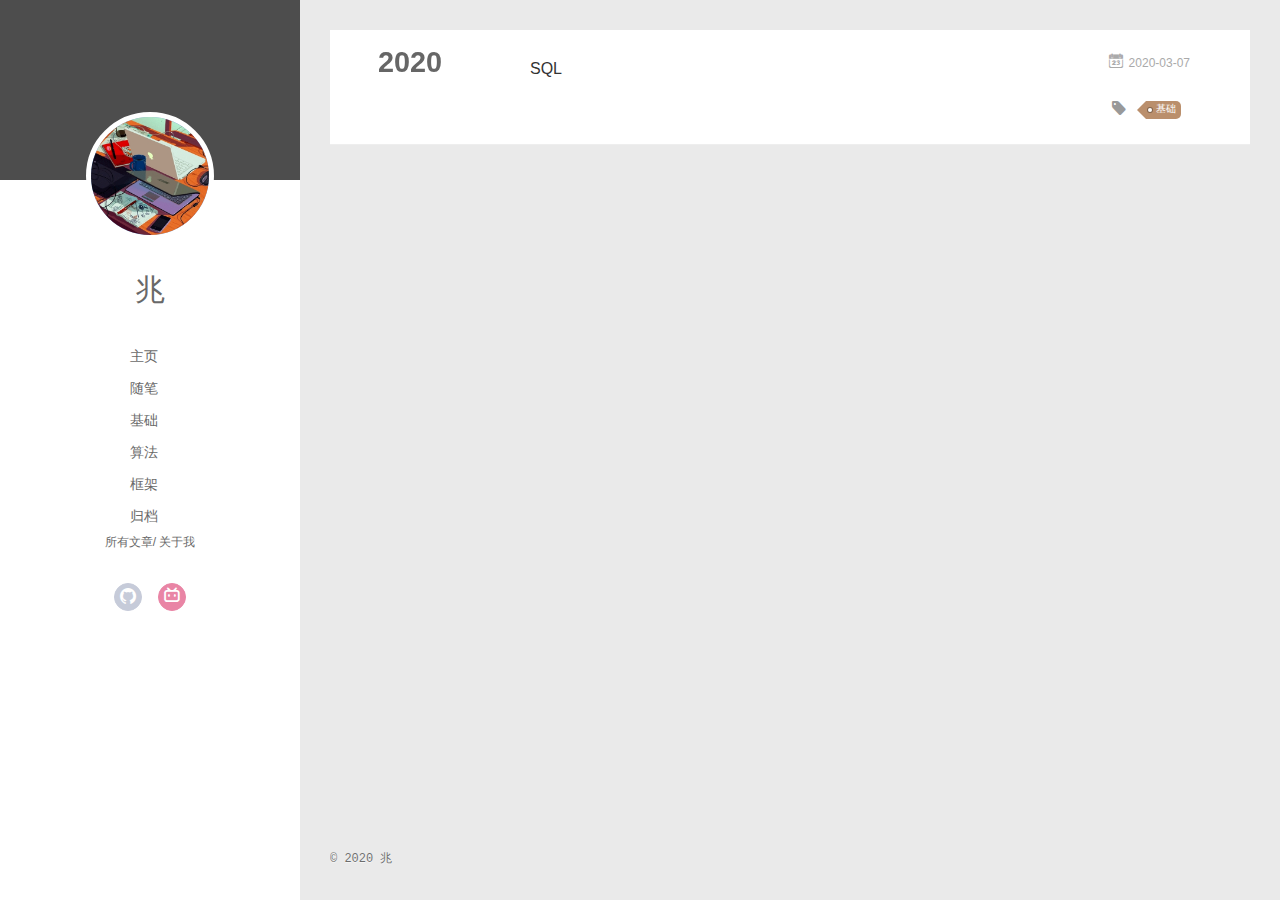
<file: archives/2020/03/index.html>
<!DOCTYPE html>
<html>
<head>
  <meta charset="utf-8">
  
  <meta name="renderer" content="webkit">
  <meta http-equiv="X-UA-Compatible" content="IE=edge" >
  <link rel="dns-prefetch" href="http://yoursite.com">
  <title>Archives: 2020/3 | Zhao_blog</title>
  <meta name="viewport" content="width=device-width, initial-scale=1, maximum-scale=1">
  <meta property="og:type" content="website">
<meta property="og:title" content="Zhao_blog">
<meta property="og:url" content="http://yoursite.com/archives/2020/03/index.html">
<meta property="og:site_name" content="Zhao_blog">
<meta property="og:locale" content="en_US">
<meta property="article:author" content="兆">
<meta name="twitter:card" content="summary">
  
    <link rel="alternative" href="/atom.xml" title="Zhao_blog" type="application/atom+xml">
  
  
    <link rel="icon" href="/assets/img/head.jpg">
  
  <link rel="stylesheet" type="text/css" href="/./main.0cf68a.css">
  <style type="text/css">
  
    #container.show {
      background: linear-gradient(200deg,#ccc,#000);
    }
  </style>
  

  

<meta name="generator" content="Hexo 4.2.0"></head>

<body>
  <div id="container" q-class="show:isCtnShow">
    <canvas id="anm-canvas" class="anm-canvas"></canvas>
    <div class="left-col" q-class="show:isShow">
      
<div class="overlay" style="background: #4d4d4d"></div>
<div class="intrude-less">
	<header id="header" class="inner">
		<a href="/" class="profilepic">
			<img src="/assets/img/head.jpg" class="js-avatar">
		</a>
		<hgroup>
		  <h1 class="header-author"><a href="/">兆</a></h1>
		</hgroup>
		

		<nav class="header-menu">
			<ul>
			
				<li><a href="/">主页</a></li>
	        
				<li><a href="/tags/%E9%9A%8F%E7%AC%94/">随笔</a></li>
	        
				<li><a href="/tags/%E5%9F%BA%E7%A1%80/">基础</a></li>
	        
				<li><a href="/tags/%E7%AE%97%E6%B3%95/">算法</a></li>
	        
				<li><a href="/tags/%E6%A1%86%E6%9E%B6/">框架</a></li>
	        
				<li><a href="/archives/index.html">归档</a></li>
	        
			</ul>
		</nav>
		<nav class="header-smart-menu">
    		
    			
    			<a q-on="click: openSlider(e, 'innerArchive')" href="javascript:void(0)">所有文章</a>
    			
            
    			
            
    			
    			<a q-on="click: openSlider(e, 'aboutme')" href="javascript:void(0)">关于我</a>
    			
            
		</nav>
		<nav class="header-nav">
			<div class="social">
				
					<a class="github" target="_blank" href="https://github.com/jiazhao8267" title="github"><i class="icon-github"></i></a>
		        
					<a class="bilibili" target="_blank" href="https://space.bilibili.com/45314910" title="bilibili"><i class="icon-bilibili"></i></a>
		        
			</div>
		</nav>
	</header>		
</div>

    </div>
    <div class="mid-col" q-class="show:isShow,hide:isShow|isFalse">
      
<nav id="mobile-nav">
  	<div class="overlay js-overlay" style="background: #4d4d4d"></div>
	<div class="btnctn js-mobile-btnctn">
  		<div class="slider-trigger list" q-on="click: openSlider(e)"><i class="icon icon-sort"></i></div>
	</div>
	<div class="intrude-less">
		<header id="header" class="inner">
			<div class="profilepic">
				<img src="/assets/img/head.jpg" class="js-avatar">
			</div>
			<hgroup>
			  <h1 class="header-author js-header-author">兆</h1>
			</hgroup>
			
			
			
				
			
				
			
				
			
				
			
				
			
				
			
			
			
			<nav class="header-nav">
				<div class="social">
					
						<a class="github" target="_blank" href="https://github.com/jiazhao8267" title="github"><i class="icon-github"></i></a>
			        
						<a class="bilibili" target="_blank" href="https://space.bilibili.com/45314910" title="bilibili"><i class="icon-bilibili"></i></a>
			        
				</div>
			</nav>

			<nav class="header-menu js-header-menu">
				<ul style="width: 70%">
				
				
					<li style="width: 16.666666666666668%"><a href="/">主页</a></li>
		        
					<li style="width: 16.666666666666668%"><a href="/tags/%E9%9A%8F%E7%AC%94/">随笔</a></li>
		        
					<li style="width: 16.666666666666668%"><a href="/tags/%E5%9F%BA%E7%A1%80/">基础</a></li>
		        
					<li style="width: 16.666666666666668%"><a href="/tags/%E7%AE%97%E6%B3%95/">算法</a></li>
		        
					<li style="width: 16.666666666666668%"><a href="/tags/%E6%A1%86%E6%9E%B6/">框架</a></li>
		        
					<li style="width: 16.666666666666668%"><a href="/archives/index.html">归档</a></li>
		        
				</ul>
			</nav>
		</header>				
	</div>
	<div class="mobile-mask" style="display:none" q-show="isShow"></div>
</nav>

      <div id="wrapper" class="body-wrap">
        <div class="menu-l">
          <div class="canvas-wrap">
            <canvas data-colors="#eaeaea" data-sectionHeight="100" data-contentId="js-content" id="myCanvas1" class="anm-canvas"></canvas>
          </div>
          <div id="js-content" class="content-ll">
            
  
  
    
    
      
      
      <section class="archives-wrap">
        <div class="archive-year-wrap">
          <a href="/archives/2020" class="archive-year">2020</a>
        </div>
        <div class="archives">
    
    <article class="archive-article archive-type-post">
  <div class="archive-article-inner">
    <header class="archive-article-header">
      	<div class="article-meta">
	      	<a href="/2020/03/07/SQL/" class="archive-article-date">
  	<time datetime="2020-03-06T16:26:37.000Z" itemprop="datePublished"><i class="icon-calendar icon"></i>2020-03-07</time>
</a>
        </div>
    	 
  
    <h1 itemprop="name">
      <a class="archive-article-title" href="/2020/03/07/SQL/">SQL</a>
    </h1>
  

        <div class="article-info info-on-right">
          
	<div class="article-tag tagcloud">
		<i class="icon-price-tags icon"></i>
		<ul class="article-tag-list">
			 
        		<li class="article-tag-list-item">
        			<a href="javascript:void(0)" class="js-tag article-tag-list-link color3">基础</a>
        		</li>
      		
		</ul>
	</div>

          

        </div>
        <div class="clearfix"></div>
    </header>
  </div>
</article>
  
  
    </div></section>
  

    


          </div>
        </div>
      </div>
      <footer id="footer">
  <div class="outer">
    <div id="footer-info">
    	<div class="footer-left">
    		&copy; 2020 兆
    	</div>
    </div>
  </div>
</footer>
<!--页面点击小红心-->
<script type="text/javascript" src="/love.js"></script>

    </div>
    <script>
	var yiliaConfig = {
		mathjax: false,
		isHome: false,
		isPost: false,
		isArchive: true,
		isTag: false,
		isCategory: false,
		open_in_new: false,
		toc_hide_index: true,
		root: "/",
		innerArchive: true,
		showTags: false
	}
</script>

<script>!function(t){function n(e){if(r[e])return r[e].exports;var i=r[e]={exports:{},id:e,loaded:!1};return t[e].call(i.exports,i,i.exports,n),i.loaded=!0,i.exports}var r={};n.m=t,n.c=r,n.p="./",n(0)}([function(t,n,r){r(195),t.exports=r(191)},function(t,n,r){var e=r(3),i=r(52),o=r(27),u=r(28),c=r(53),f="prototype",a=function(t,n,r){var s,l,h,v,p=t&a.F,d=t&a.G,y=t&a.S,g=t&a.P,b=t&a.B,m=d?e:y?e[n]||(e[n]={}):(e[n]||{})[f],x=d?i:i[n]||(i[n]={}),w=x[f]||(x[f]={});d&&(r=n);for(s in r)l=!p&&m&&void 0!==m[s],h=(l?m:r)[s],v=b&&l?c(h,e):g&&"function"==typeof h?c(Function.call,h):h,m&&u(m,s,h,t&a.U),x[s]!=h&&o(x,s,v),g&&w[s]!=h&&(w[s]=h)};e.core=i,a.F=1,a.G=2,a.S=4,a.P=8,a.B=16,a.W=32,a.U=64,a.R=128,t.exports=a},function(t,n,r){var e=r(6);t.exports=function(t){if(!e(t))throw TypeError(t+" is not an object!");return t}},function(t,n){var r=t.exports="undefined"!=typeof window&&window.Math==Math?window:"undefined"!=typeof self&&self.Math==Math?self:Function("return this")();"number"==typeof __g&&(__g=r)},function(t,n){t.exports=function(t){try{return!!t()}catch(t){return!0}}},function(t,n){var r=t.exports="undefined"!=typeof window&&window.Math==Math?window:"undefined"!=typeof self&&self.Math==Math?self:Function("return this")();"number"==typeof __g&&(__g=r)},function(t,n){t.exports=function(t){return"object"==typeof t?null!==t:"function"==typeof t}},function(t,n,r){var e=r(126)("wks"),i=r(76),o=r(3).Symbol,u="function"==typeof o;(t.exports=function(t){return e[t]||(e[t]=u&&o[t]||(u?o:i)("Symbol."+t))}).store=e},function(t,n){var r={}.hasOwnProperty;t.exports=function(t,n){return r.call(t,n)}},function(t,n,r){var e=r(94),i=r(33);t.exports=function(t){return e(i(t))}},function(t,n,r){t.exports=!r(4)(function(){return 7!=Object.defineProperty({},"a",{get:function(){return 7}}).a})},function(t,n,r){var e=r(2),i=r(167),o=r(50),u=Object.defineProperty;n.f=r(10)?Object.defineProperty:function(t,n,r){if(e(t),n=o(n,!0),e(r),i)try{return u(t,n,r)}catch(t){}if("get"in r||"set"in r)throw TypeError("Accessors not supported!");return"value"in r&&(t[n]=r.value),t}},function(t,n,r){t.exports=!r(18)(function(){return 7!=Object.defineProperty({},"a",{get:function(){return 7}}).a})},function(t,n,r){var e=r(14),i=r(22);t.exports=r(12)?function(t,n,r){return e.f(t,n,i(1,r))}:function(t,n,r){return t[n]=r,t}},function(t,n,r){var e=r(20),i=r(58),o=r(42),u=Object.defineProperty;n.f=r(12)?Object.defineProperty:function(t,n,r){if(e(t),n=o(n,!0),e(r),i)try{return u(t,n,r)}catch(t){}if("get"in r||"set"in r)throw TypeError("Accessors not supported!");return"value"in r&&(t[n]=r.value),t}},function(t,n,r){var e=r(40)("wks"),i=r(23),o=r(5).Symbol,u="function"==typeof o;(t.exports=function(t){return e[t]||(e[t]=u&&o[t]||(u?o:i)("Symbol."+t))}).store=e},function(t,n,r){var e=r(67),i=Math.min;t.exports=function(t){return t>0?i(e(t),9007199254740991):0}},function(t,n,r){var e=r(46);t.exports=function(t){return Object(e(t))}},function(t,n){t.exports=function(t){try{return!!t()}catch(t){return!0}}},function(t,n,r){var e=r(63),i=r(34);t.exports=Object.keys||function(t){return e(t,i)}},function(t,n,r){var e=r(21);t.exports=function(t){if(!e(t))throw TypeError(t+" is not an object!");return t}},function(t,n){t.exports=function(t){return"object"==typeof t?null!==t:"function"==typeof t}},function(t,n){t.exports=function(t,n){return{enumerable:!(1&t),configurable:!(2&t),writable:!(4&t),value:n}}},function(t,n){var r=0,e=Math.random();t.exports=function(t){return"Symbol(".concat(void 0===t?"":t,")_",(++r+e).toString(36))}},function(t,n){var r={}.hasOwnProperty;t.exports=function(t,n){return r.call(t,n)}},function(t,n){var r=t.exports={version:"2.4.0"};"number"==typeof __e&&(__e=r)},function(t,n){t.exports=function(t){if("function"!=typeof t)throw TypeError(t+" is not a function!");return t}},function(t,n,r){var e=r(11),i=r(66);t.exports=r(10)?function(t,n,r){return e.f(t,n,i(1,r))}:function(t,n,r){return t[n]=r,t}},function(t,n,r){var e=r(3),i=r(27),o=r(24),u=r(76)("src"),c="toString",f=Function[c],a=(""+f).split(c);r(52).inspectSource=function(t){return f.call(t)},(t.exports=function(t,n,r,c){var f="function"==typeof r;f&&(o(r,"name")||i(r,"name",n)),t[n]!==r&&(f&&(o(r,u)||i(r,u,t[n]?""+t[n]:a.join(String(n)))),t===e?t[n]=r:c?t[n]?t[n]=r:i(t,n,r):(delete t[n],i(t,n,r)))})(Function.prototype,c,function(){return"function"==typeof this&&this[u]||f.call(this)})},function(t,n,r){var e=r(1),i=r(4),o=r(46),u=function(t,n,r,e){var i=String(o(t)),u="<"+n;return""!==r&&(u+=" "+r+'="'+String(e).replace(/"/g,"&quot;")+'"'),u+">"+i+"</"+n+">"};t.exports=function(t,n){var r={};r[t]=n(u),e(e.P+e.F*i(function(){var n=""[t]('"');return n!==n.toLowerCase()||n.split('"').length>3}),"String",r)}},function(t,n,r){var e=r(115),i=r(46);t.exports=function(t){return e(i(t))}},function(t,n,r){var e=r(116),i=r(66),o=r(30),u=r(50),c=r(24),f=r(167),a=Object.getOwnPropertyDescriptor;n.f=r(10)?a:function(t,n){if(t=o(t),n=u(n,!0),f)try{return a(t,n)}catch(t){}if(c(t,n))return i(!e.f.call(t,n),t[n])}},function(t,n,r){var e=r(24),i=r(17),o=r(145)("IE_PROTO"),u=Object.prototype;t.exports=Object.getPrototypeOf||function(t){return t=i(t),e(t,o)?t[o]:"function"==typeof t.constructor&&t instanceof t.constructor?t.constructor.prototype:t instanceof Object?u:null}},function(t,n){t.exports=function(t){if(void 0==t)throw TypeError("Can't call method on  "+t);return t}},function(t,n){t.exports="constructor,hasOwnProperty,isPrototypeOf,propertyIsEnumerable,toLocaleString,toString,valueOf".split(",")},function(t,n){t.exports={}},function(t,n){t.exports=!0},function(t,n){n.f={}.propertyIsEnumerable},function(t,n,r){var e=r(14).f,i=r(8),o=r(15)("toStringTag");t.exports=function(t,n,r){t&&!i(t=r?t:t.prototype,o)&&e(t,o,{configurable:!0,value:n})}},function(t,n,r){var e=r(40)("keys"),i=r(23);t.exports=function(t){return e[t]||(e[t]=i(t))}},function(t,n,r){var e=r(5),i="__core-js_shared__",o=e[i]||(e[i]={});t.exports=function(t){return o[t]||(o[t]={})}},function(t,n){var r=Math.ceil,e=Math.floor;t.exports=function(t){return isNaN(t=+t)?0:(t>0?e:r)(t)}},function(t,n,r){var e=r(21);t.exports=function(t,n){if(!e(t))return t;var r,i;if(n&&"function"==typeof(r=t.toString)&&!e(i=r.call(t)))return i;if("function"==typeof(r=t.valueOf)&&!e(i=r.call(t)))return i;if(!n&&"function"==typeof(r=t.toString)&&!e(i=r.call(t)))return i;throw TypeError("Can't convert object to primitive value")}},function(t,n,r){var e=r(5),i=r(25),o=r(36),u=r(44),c=r(14).f;t.exports=function(t){var n=i.Symbol||(i.Symbol=o?{}:e.Symbol||{});"_"==t.charAt(0)||t in n||c(n,t,{value:u.f(t)})}},function(t,n,r){n.f=r(15)},function(t,n){var r={}.toString;t.exports=function(t){return r.call(t).slice(8,-1)}},function(t,n){t.exports=function(t){if(void 0==t)throw TypeError("Can't call method on  "+t);return t}},function(t,n,r){var e=r(4);t.exports=function(t,n){return!!t&&e(function(){n?t.call(null,function(){},1):t.call(null)})}},function(t,n,r){var e=r(53),i=r(115),o=r(17),u=r(16),c=r(203);t.exports=function(t,n){var r=1==t,f=2==t,a=3==t,s=4==t,l=6==t,h=5==t||l,v=n||c;return function(n,c,p){for(var d,y,g=o(n),b=i(g),m=e(c,p,3),x=u(b.length),w=0,S=r?v(n,x):f?v(n,0):void 0;x>w;w++)if((h||w in b)&&(d=b[w],y=m(d,w,g),t))if(r)S[w]=y;else if(y)switch(t){case 3:return!0;case 5:return d;case 6:return w;case 2:S.push(d)}else if(s)return!1;return l?-1:a||s?s:S}}},function(t,n,r){var e=r(1),i=r(52),o=r(4);t.exports=function(t,n){var r=(i.Object||{})[t]||Object[t],u={};u[t]=n(r),e(e.S+e.F*o(function(){r(1)}),"Object",u)}},function(t,n,r){var e=r(6);t.exports=function(t,n){if(!e(t))return t;var r,i;if(n&&"function"==typeof(r=t.toString)&&!e(i=r.call(t)))return i;if("function"==typeof(r=t.valueOf)&&!e(i=r.call(t)))return i;if(!n&&"function"==typeof(r=t.toString)&&!e(i=r.call(t)))return i;throw TypeError("Can't convert object to primitive value")}},function(t,n,r){var e=r(5),i=r(25),o=r(91),u=r(13),c="prototype",f=function(t,n,r){var a,s,l,h=t&f.F,v=t&f.G,p=t&f.S,d=t&f.P,y=t&f.B,g=t&f.W,b=v?i:i[n]||(i[n]={}),m=b[c],x=v?e:p?e[n]:(e[n]||{})[c];v&&(r=n);for(a in r)(s=!h&&x&&void 0!==x[a])&&a in b||(l=s?x[a]:r[a],b[a]=v&&"function"!=typeof x[a]?r[a]:y&&s?o(l,e):g&&x[a]==l?function(t){var n=function(n,r,e){if(this instanceof t){switch(arguments.length){case 0:return new t;case 1:return new t(n);case 2:return new t(n,r)}return new t(n,r,e)}return t.apply(this,arguments)};return n[c]=t[c],n}(l):d&&"function"==typeof l?o(Function.call,l):l,d&&((b.virtual||(b.virtual={}))[a]=l,t&f.R&&m&&!m[a]&&u(m,a,l)))};f.F=1,f.G=2,f.S=4,f.P=8,f.B=16,f.W=32,f.U=64,f.R=128,t.exports=f},function(t,n){var r=t.exports={version:"2.4.0"};"number"==typeof __e&&(__e=r)},function(t,n,r){var e=r(26);t.exports=function(t,n,r){if(e(t),void 0===n)return t;switch(r){case 1:return function(r){return t.call(n,r)};case 2:return function(r,e){return t.call(n,r,e)};case 3:return function(r,e,i){return t.call(n,r,e,i)}}return function(){return t.apply(n,arguments)}}},function(t,n,r){var e=r(183),i=r(1),o=r(126)("metadata"),u=o.store||(o.store=new(r(186))),c=function(t,n,r){var i=u.get(t);if(!i){if(!r)return;u.set(t,i=new e)}var o=i.get(n);if(!o){if(!r)return;i.set(n,o=new e)}return o},f=function(t,n,r){var e=c(n,r,!1);return void 0!==e&&e.has(t)},a=function(t,n,r){var e=c(n,r,!1);return void 0===e?void 0:e.get(t)},s=function(t,n,r,e){c(r,e,!0).set(t,n)},l=function(t,n){var r=c(t,n,!1),e=[];return r&&r.forEach(function(t,n){e.push(n)}),e},h=function(t){return void 0===t||"symbol"==typeof t?t:String(t)},v=function(t){i(i.S,"Reflect",t)};t.exports={store:u,map:c,has:f,get:a,set:s,keys:l,key:h,exp:v}},function(t,n,r){"use strict";if(r(10)){var e=r(69),i=r(3),o=r(4),u=r(1),c=r(127),f=r(152),a=r(53),s=r(68),l=r(66),h=r(27),v=r(73),p=r(67),d=r(16),y=r(75),g=r(50),b=r(24),m=r(180),x=r(114),w=r(6),S=r(17),_=r(137),O=r(70),E=r(32),P=r(71).f,j=r(154),F=r(76),M=r(7),A=r(48),N=r(117),T=r(146),I=r(155),k=r(80),L=r(123),R=r(74),C=r(130),D=r(160),U=r(11),W=r(31),G=U.f,B=W.f,V=i.RangeError,z=i.TypeError,q=i.Uint8Array,K="ArrayBuffer",J="Shared"+K,Y="BYTES_PER_ELEMENT",H="prototype",$=Array[H],X=f.ArrayBuffer,Q=f.DataView,Z=A(0),tt=A(2),nt=A(3),rt=A(4),et=A(5),it=A(6),ot=N(!0),ut=N(!1),ct=I.values,ft=I.keys,at=I.entries,st=$.lastIndexOf,lt=$.reduce,ht=$.reduceRight,vt=$.join,pt=$.sort,dt=$.slice,yt=$.toString,gt=$.toLocaleString,bt=M("iterator"),mt=M("toStringTag"),xt=F("typed_constructor"),wt=F("def_constructor"),St=c.CONSTR,_t=c.TYPED,Ot=c.VIEW,Et="Wrong length!",Pt=A(1,function(t,n){return Tt(T(t,t[wt]),n)}),jt=o(function(){return 1===new q(new Uint16Array([1]).buffer)[0]}),Ft=!!q&&!!q[H].set&&o(function(){new q(1).set({})}),Mt=function(t,n){if(void 0===t)throw z(Et);var r=+t,e=d(t);if(n&&!m(r,e))throw V(Et);return e},At=function(t,n){var r=p(t);if(r<0||r%n)throw V("Wrong offset!");return r},Nt=function(t){if(w(t)&&_t in t)return t;throw z(t+" is not a typed array!")},Tt=function(t,n){if(!(w(t)&&xt in t))throw z("It is not a typed array constructor!");return new t(n)},It=function(t,n){return kt(T(t,t[wt]),n)},kt=function(t,n){for(var r=0,e=n.length,i=Tt(t,e);e>r;)i[r]=n[r++];return i},Lt=function(t,n,r){G(t,n,{get:function(){return this._d[r]}})},Rt=function(t){var n,r,e,i,o,u,c=S(t),f=arguments.length,s=f>1?arguments[1]:void 0,l=void 0!==s,h=j(c);if(void 0!=h&&!_(h)){for(u=h.call(c),e=[],n=0;!(o=u.next()).done;n++)e.push(o.value);c=e}for(l&&f>2&&(s=a(s,arguments[2],2)),n=0,r=d(c.length),i=Tt(this,r);r>n;n++)i[n]=l?s(c[n],n):c[n];return i},Ct=function(){for(var t=0,n=arguments.length,r=Tt(this,n);n>t;)r[t]=arguments[t++];return r},Dt=!!q&&o(function(){gt.call(new q(1))}),Ut=function(){return gt.apply(Dt?dt.call(Nt(this)):Nt(this),arguments)},Wt={copyWithin:function(t,n){return D.call(Nt(this),t,n,arguments.length>2?arguments[2]:void 0)},every:function(t){return rt(Nt(this),t,arguments.length>1?arguments[1]:void 0)},fill:function(t){return C.apply(Nt(this),arguments)},filter:function(t){return It(this,tt(Nt(this),t,arguments.length>1?arguments[1]:void 0))},find:function(t){return et(Nt(this),t,arguments.length>1?arguments[1]:void 0)},findIndex:function(t){return it(Nt(this),t,arguments.length>1?arguments[1]:void 0)},forEach:function(t){Z(Nt(this),t,arguments.length>1?arguments[1]:void 0)},indexOf:function(t){return ut(Nt(this),t,arguments.length>1?arguments[1]:void 0)},includes:function(t){return ot(Nt(this),t,arguments.length>1?arguments[1]:void 0)},join:function(t){return vt.apply(Nt(this),arguments)},lastIndexOf:function(t){return st.apply(Nt(this),arguments)},map:function(t){return Pt(Nt(this),t,arguments.length>1?arguments[1]:void 0)},reduce:function(t){return lt.apply(Nt(this),arguments)},reduceRight:function(t){return ht.apply(Nt(this),arguments)},reverse:function(){for(var t,n=this,r=Nt(n).length,e=Math.floor(r/2),i=0;i<e;)t=n[i],n[i++]=n[--r],n[r]=t;return n},some:function(t){return nt(Nt(this),t,arguments.length>1?arguments[1]:void 0)},sort:function(t){return pt.call(Nt(this),t)},subarray:function(t,n){var r=Nt(this),e=r.length,i=y(t,e);return new(T(r,r[wt]))(r.buffer,r.byteOffset+i*r.BYTES_PER_ELEMENT,d((void 0===n?e:y(n,e))-i))}},Gt=function(t,n){return It(this,dt.call(Nt(this),t,n))},Bt=function(t){Nt(this);var n=At(arguments[1],1),r=this.length,e=S(t),i=d(e.length),o=0;if(i+n>r)throw V(Et);for(;o<i;)this[n+o]=e[o++]},Vt={entries:function(){return at.call(Nt(this))},keys:function(){return ft.call(Nt(this))},values:function(){return ct.call(Nt(this))}},zt=function(t,n){return w(t)&&t[_t]&&"symbol"!=typeof n&&n in t&&String(+n)==String(n)},qt=function(t,n){return zt(t,n=g(n,!0))?l(2,t[n]):B(t,n)},Kt=function(t,n,r){return!(zt(t,n=g(n,!0))&&w(r)&&b(r,"value"))||b(r,"get")||b(r,"set")||r.configurable||b(r,"writable")&&!r.writable||b(r,"enumerable")&&!r.enumerable?G(t,n,r):(t[n]=r.value,t)};St||(W.f=qt,U.f=Kt),u(u.S+u.F*!St,"Object",{getOwnPropertyDescriptor:qt,defineProperty:Kt}),o(function(){yt.call({})})&&(yt=gt=function(){return vt.call(this)});var Jt=v({},Wt);v(Jt,Vt),h(Jt,bt,Vt.values),v(Jt,{slice:Gt,set:Bt,constructor:function(){},toString:yt,toLocaleString:Ut}),Lt(Jt,"buffer","b"),Lt(Jt,"byteOffset","o"),Lt(Jt,"byteLength","l"),Lt(Jt,"length","e"),G(Jt,mt,{get:function(){return this[_t]}}),t.exports=function(t,n,r,f){f=!!f;var a=t+(f?"Clamped":"")+"Array",l="Uint8Array"!=a,v="get"+t,p="set"+t,y=i[a],g=y||{},b=y&&E(y),m=!y||!c.ABV,S={},_=y&&y[H],j=function(t,r){var e=t._d;return e.v[v](r*n+e.o,jt)},F=function(t,r,e){var i=t._d;f&&(e=(e=Math.round(e))<0?0:e>255?255:255&e),i.v[p](r*n+i.o,e,jt)},M=function(t,n){G(t,n,{get:function(){return j(this,n)},set:function(t){return F(this,n,t)},enumerable:!0})};m?(y=r(function(t,r,e,i){s(t,y,a,"_d");var o,u,c,f,l=0,v=0;if(w(r)){if(!(r instanceof X||(f=x(r))==K||f==J))return _t in r?kt(y,r):Rt.call(y,r);o=r,v=At(e,n);var p=r.byteLength;if(void 0===i){if(p%n)throw V(Et);if((u=p-v)<0)throw V(Et)}else if((u=d(i)*n)+v>p)throw V(Et);c=u/n}else c=Mt(r,!0),u=c*n,o=new X(u);for(h(t,"_d",{b:o,o:v,l:u,e:c,v:new Q(o)});l<c;)M(t,l++)}),_=y[H]=O(Jt),h(_,"constructor",y)):L(function(t){new y(null),new y(t)},!0)||(y=r(function(t,r,e,i){s(t,y,a);var o;return w(r)?r instanceof X||(o=x(r))==K||o==J?void 0!==i?new g(r,At(e,n),i):void 0!==e?new g(r,At(e,n)):new g(r):_t in r?kt(y,r):Rt.call(y,r):new g(Mt(r,l))}),Z(b!==Function.prototype?P(g).concat(P(b)):P(g),function(t){t in y||h(y,t,g[t])}),y[H]=_,e||(_.constructor=y));var A=_[bt],N=!!A&&("values"==A.name||void 0==A.name),T=Vt.values;h(y,xt,!0),h(_,_t,a),h(_,Ot,!0),h(_,wt,y),(f?new y(1)[mt]==a:mt in _)||G(_,mt,{get:function(){return a}}),S[a]=y,u(u.G+u.W+u.F*(y!=g),S),u(u.S,a,{BYTES_PER_ELEMENT:n,from:Rt,of:Ct}),Y in _||h(_,Y,n),u(u.P,a,Wt),R(a),u(u.P+u.F*Ft,a,{set:Bt}),u(u.P+u.F*!N,a,Vt),u(u.P+u.F*(_.toString!=yt),a,{toString:yt}),u(u.P+u.F*o(function(){new y(1).slice()}),a,{slice:Gt}),u(u.P+u.F*(o(function(){return[1,2].toLocaleString()!=new y([1,2]).toLocaleString()})||!o(function(){_.toLocaleString.call([1,2])})),a,{toLocaleString:Ut}),k[a]=N?A:T,e||N||h(_,bt,T)}}else t.exports=function(){}},function(t,n){var r={}.toString;t.exports=function(t){return r.call(t).slice(8,-1)}},function(t,n,r){var e=r(21),i=r(5).document,o=e(i)&&e(i.createElement);t.exports=function(t){return o?i.createElement(t):{}}},function(t,n,r){t.exports=!r(12)&&!r(18)(function(){return 7!=Object.defineProperty(r(57)("div"),"a",{get:function(){return 7}}).a})},function(t,n,r){"use strict";var e=r(36),i=r(51),o=r(64),u=r(13),c=r(8),f=r(35),a=r(96),s=r(38),l=r(103),h=r(15)("iterator"),v=!([].keys&&"next"in[].keys()),p="keys",d="values",y=function(){return this};t.exports=function(t,n,r,g,b,m,x){a(r,n,g);var w,S,_,O=function(t){if(!v&&t in F)return F[t];switch(t){case p:case d:return function(){return new r(this,t)}}return function(){return new r(this,t)}},E=n+" Iterator",P=b==d,j=!1,F=t.prototype,M=F[h]||F["@@iterator"]||b&&F[b],A=M||O(b),N=b?P?O("entries"):A:void 0,T="Array"==n?F.entries||M:M;if(T&&(_=l(T.call(new t)))!==Object.prototype&&(s(_,E,!0),e||c(_,h)||u(_,h,y)),P&&M&&M.name!==d&&(j=!0,A=function(){return M.call(this)}),e&&!x||!v&&!j&&F[h]||u(F,h,A),f[n]=A,f[E]=y,b)if(w={values:P?A:O(d),keys:m?A:O(p),entries:N},x)for(S in w)S in F||o(F,S,w[S]);else i(i.P+i.F*(v||j),n,w);return w}},function(t,n,r){var e=r(20),i=r(100),o=r(34),u=r(39)("IE_PROTO"),c=function(){},f="prototype",a=function(){var t,n=r(57)("iframe"),e=o.length;for(n.style.display="none",r(93).appendChild(n),n.src="javascript:",t=n.contentWindow.document,t.open(),t.write("<script>document.F=Object<\/script>"),t.close(),a=t.F;e--;)delete a[f][o[e]];return a()};t.exports=Object.create||function(t,n){var r;return null!==t?(c[f]=e(t),r=new c,c[f]=null,r[u]=t):r=a(),void 0===n?r:i(r,n)}},function(t,n,r){var e=r(63),i=r(34).concat("length","prototype");n.f=Object.getOwnPropertyNames||function(t){return e(t,i)}},function(t,n){n.f=Object.getOwnPropertySymbols},function(t,n,r){var e=r(8),i=r(9),o=r(90)(!1),u=r(39)("IE_PROTO");t.exports=function(t,n){var r,c=i(t),f=0,a=[];for(r in c)r!=u&&e(c,r)&&a.push(r);for(;n.length>f;)e(c,r=n[f++])&&(~o(a,r)||a.push(r));return a}},function(t,n,r){t.exports=r(13)},function(t,n,r){var e=r(76)("meta"),i=r(6),o=r(24),u=r(11).f,c=0,f=Object.isExtensible||function(){return!0},a=!r(4)(function(){return f(Object.preventExtensions({}))}),s=function(t){u(t,e,{value:{i:"O"+ ++c,w:{}}})},l=function(t,n){if(!i(t))return"symbol"==typeof t?t:("string"==typeof t?"S":"P")+t;if(!o(t,e)){if(!f(t))return"F";if(!n)return"E";s(t)}return t[e].i},h=function(t,n){if(!o(t,e)){if(!f(t))return!0;if(!n)return!1;s(t)}return t[e].w},v=function(t){return a&&p.NEED&&f(t)&&!o(t,e)&&s(t),t},p=t.exports={KEY:e,NEED:!1,fastKey:l,getWeak:h,onFreeze:v}},function(t,n){t.exports=function(t,n){return{enumerable:!(1&t),configurable:!(2&t),writable:!(4&t),value:n}}},function(t,n){var r=Math.ceil,e=Math.floor;t.exports=function(t){return isNaN(t=+t)?0:(t>0?e:r)(t)}},function(t,n){t.exports=function(t,n,r,e){if(!(t instanceof n)||void 0!==e&&e in t)throw TypeError(r+": incorrect invocation!");return t}},function(t,n){t.exports=!1},function(t,n,r){var e=r(2),i=r(173),o=r(133),u=r(145)("IE_PROTO"),c=function(){},f="prototype",a=function(){var t,n=r(132)("iframe"),e=o.length;for(n.style.display="none",r(135).appendChild(n),n.src="javascript:",t=n.contentWindow.document,t.open(),t.write("<script>document.F=Object<\/script>"),t.close(),a=t.F;e--;)delete a[f][o[e]];return a()};t.exports=Object.create||function(t,n){var r;return null!==t?(c[f]=e(t),r=new c,c[f]=null,r[u]=t):r=a(),void 0===n?r:i(r,n)}},function(t,n,r){var e=r(175),i=r(133).concat("length","prototype");n.f=Object.getOwnPropertyNames||function(t){return e(t,i)}},function(t,n,r){var e=r(175),i=r(133);t.exports=Object.keys||function(t){return e(t,i)}},function(t,n,r){var e=r(28);t.exports=function(t,n,r){for(var i in n)e(t,i,n[i],r);return t}},function(t,n,r){"use strict";var e=r(3),i=r(11),o=r(10),u=r(7)("species");t.exports=function(t){var n=e[t];o&&n&&!n[u]&&i.f(n,u,{configurable:!0,get:function(){return this}})}},function(t,n,r){var e=r(67),i=Math.max,o=Math.min;t.exports=function(t,n){return t=e(t),t<0?i(t+n,0):o(t,n)}},function(t,n){var r=0,e=Math.random();t.exports=function(t){return"Symbol(".concat(void 0===t?"":t,")_",(++r+e).toString(36))}},function(t,n,r){var e=r(33);t.exports=function(t){return Object(e(t))}},function(t,n,r){var e=r(7)("unscopables"),i=Array.prototype;void 0==i[e]&&r(27)(i,e,{}),t.exports=function(t){i[e][t]=!0}},function(t,n,r){var e=r(53),i=r(169),o=r(137),u=r(2),c=r(16),f=r(154),a={},s={},n=t.exports=function(t,n,r,l,h){var v,p,d,y,g=h?function(){return t}:f(t),b=e(r,l,n?2:1),m=0;if("function"!=typeof g)throw TypeError(t+" is not iterable!");if(o(g)){for(v=c(t.length);v>m;m++)if((y=n?b(u(p=t[m])[0],p[1]):b(t[m]))===a||y===s)return y}else for(d=g.call(t);!(p=d.next()).done;)if((y=i(d,b,p.value,n))===a||y===s)return y};n.BREAK=a,n.RETURN=s},function(t,n){t.exports={}},function(t,n,r){var e=r(11).f,i=r(24),o=r(7)("toStringTag");t.exports=function(t,n,r){t&&!i(t=r?t:t.prototype,o)&&e(t,o,{configurable:!0,value:n})}},function(t,n,r){var e=r(1),i=r(46),o=r(4),u=r(150),c="["+u+"]",f="​",a=RegExp("^"+c+c+"*"),s=RegExp(c+c+"*$"),l=function(t,n,r){var i={},c=o(function(){return!!u[t]()||f[t]()!=f}),a=i[t]=c?n(h):u[t];r&&(i[r]=a),e(e.P+e.F*c,"String",i)},h=l.trim=function(t,n){return t=String(i(t)),1&n&&(t=t.replace(a,"")),2&n&&(t=t.replace(s,"")),t};t.exports=l},function(t,n,r){t.exports={default:r(86),__esModule:!0}},function(t,n,r){t.exports={default:r(87),__esModule:!0}},function(t,n,r){"use strict";function e(t){return t&&t.__esModule?t:{default:t}}n.__esModule=!0;var i=r(84),o=e(i),u=r(83),c=e(u),f="function"==typeof c.default&&"symbol"==typeof o.default?function(t){return typeof t}:function(t){return t&&"function"==typeof c.default&&t.constructor===c.default&&t!==c.default.prototype?"symbol":typeof t};n.default="function"==typeof c.default&&"symbol"===f(o.default)?function(t){return void 0===t?"undefined":f(t)}:function(t){return t&&"function"==typeof c.default&&t.constructor===c.default&&t!==c.default.prototype?"symbol":void 0===t?"undefined":f(t)}},function(t,n,r){r(110),r(108),r(111),r(112),t.exports=r(25).Symbol},function(t,n,r){r(109),r(113),t.exports=r(44).f("iterator")},function(t,n){t.exports=function(t){if("function"!=typeof t)throw TypeError(t+" is not a function!");return t}},function(t,n){t.exports=function(){}},function(t,n,r){var e=r(9),i=r(106),o=r(105);t.exports=function(t){return function(n,r,u){var c,f=e(n),a=i(f.length),s=o(u,a);if(t&&r!=r){for(;a>s;)if((c=f[s++])!=c)return!0}else for(;a>s;s++)if((t||s in f)&&f[s]===r)return t||s||0;return!t&&-1}}},function(t,n,r){var e=r(88);t.exports=function(t,n,r){if(e(t),void 0===n)return t;switch(r){case 1:return function(r){return t.call(n,r)};case 2:return function(r,e){return t.call(n,r,e)};case 3:return function(r,e,i){return t.call(n,r,e,i)}}return function(){return t.apply(n,arguments)}}},function(t,n,r){var e=r(19),i=r(62),o=r(37);t.exports=function(t){var n=e(t),r=i.f;if(r)for(var u,c=r(t),f=o.f,a=0;c.length>a;)f.call(t,u=c[a++])&&n.push(u);return n}},function(t,n,r){t.exports=r(5).document&&document.documentElement},function(t,n,r){var e=r(56);t.exports=Object("z").propertyIsEnumerable(0)?Object:function(t){return"String"==e(t)?t.split(""):Object(t)}},function(t,n,r){var e=r(56);t.exports=Array.isArray||function(t){return"Array"==e(t)}},function(t,n,r){"use strict";var e=r(60),i=r(22),o=r(38),u={};r(13)(u,r(15)("iterator"),function(){return this}),t.exports=function(t,n,r){t.prototype=e(u,{next:i(1,r)}),o(t,n+" Iterator")}},function(t,n){t.exports=function(t,n){return{value:n,done:!!t}}},function(t,n,r){var e=r(19),i=r(9);t.exports=function(t,n){for(var r,o=i(t),u=e(o),c=u.length,f=0;c>f;)if(o[r=u[f++]]===n)return r}},function(t,n,r){var e=r(23)("meta"),i=r(21),o=r(8),u=r(14).f,c=0,f=Object.isExtensible||function(){return!0},a=!r(18)(function(){return f(Object.preventExtensions({}))}),s=function(t){u(t,e,{value:{i:"O"+ ++c,w:{}}})},l=function(t,n){if(!i(t))return"symbol"==typeof t?t:("string"==typeof t?"S":"P")+t;if(!o(t,e)){if(!f(t))return"F";if(!n)return"E";s(t)}return t[e].i},h=function(t,n){if(!o(t,e)){if(!f(t))return!0;if(!n)return!1;s(t)}return t[e].w},v=function(t){return a&&p.NEED&&f(t)&&!o(t,e)&&s(t),t},p=t.exports={KEY:e,NEED:!1,fastKey:l,getWeak:h,onFreeze:v}},function(t,n,r){var e=r(14),i=r(20),o=r(19);t.exports=r(12)?Object.defineProperties:function(t,n){i(t);for(var r,u=o(n),c=u.length,f=0;c>f;)e.f(t,r=u[f++],n[r]);return t}},function(t,n,r){var e=r(37),i=r(22),o=r(9),u=r(42),c=r(8),f=r(58),a=Object.getOwnPropertyDescriptor;n.f=r(12)?a:function(t,n){if(t=o(t),n=u(n,!0),f)try{return a(t,n)}catch(t){}if(c(t,n))return i(!e.f.call(t,n),t[n])}},function(t,n,r){var e=r(9),i=r(61).f,o={}.toString,u="object"==typeof window&&window&&Object.getOwnPropertyNames?Object.getOwnPropertyNames(window):[],c=function(t){try{return i(t)}catch(t){return u.slice()}};t.exports.f=function(t){return u&&"[object Window]"==o.call(t)?c(t):i(e(t))}},function(t,n,r){var e=r(8),i=r(77),o=r(39)("IE_PROTO"),u=Object.prototype;t.exports=Object.getPrototypeOf||function(t){return t=i(t),e(t,o)?t[o]:"function"==typeof t.constructor&&t instanceof t.constructor?t.constructor.prototype:t instanceof Object?u:null}},function(t,n,r){var e=r(41),i=r(33);t.exports=function(t){return function(n,r){var o,u,c=String(i(n)),f=e(r),a=c.length;return f<0||f>=a?t?"":void 0:(o=c.charCodeAt(f),o<55296||o>56319||f+1===a||(u=c.charCodeAt(f+1))<56320||u>57343?t?c.charAt(f):o:t?c.slice(f,f+2):u-56320+(o-55296<<10)+65536)}}},function(t,n,r){var e=r(41),i=Math.max,o=Math.min;t.exports=function(t,n){return t=e(t),t<0?i(t+n,0):o(t,n)}},function(t,n,r){var e=r(41),i=Math.min;t.exports=function(t){return t>0?i(e(t),9007199254740991):0}},function(t,n,r){"use strict";var e=r(89),i=r(97),o=r(35),u=r(9);t.exports=r(59)(Array,"Array",function(t,n){this._t=u(t),this._i=0,this._k=n},function(){var t=this._t,n=this._k,r=this._i++;return!t||r>=t.length?(this._t=void 0,i(1)):"keys"==n?i(0,r):"values"==n?i(0,t[r]):i(0,[r,t[r]])},"values"),o.Arguments=o.Array,e("keys"),e("values"),e("entries")},function(t,n){},function(t,n,r){"use strict";var e=r(104)(!0);r(59)(String,"String",function(t){this._t=String(t),this._i=0},function(){var t,n=this._t,r=this._i;return r>=n.length?{value:void 0,done:!0}:(t=e(n,r),this._i+=t.length,{value:t,done:!1})})},function(t,n,r){"use strict";var e=r(5),i=r(8),o=r(12),u=r(51),c=r(64),f=r(99).KEY,a=r(18),s=r(40),l=r(38),h=r(23),v=r(15),p=r(44),d=r(43),y=r(98),g=r(92),b=r(95),m=r(20),x=r(9),w=r(42),S=r(22),_=r(60),O=r(102),E=r(101),P=r(14),j=r(19),F=E.f,M=P.f,A=O.f,N=e.Symbol,T=e.JSON,I=T&&T.stringify,k="prototype",L=v("_hidden"),R=v("toPrimitive"),C={}.propertyIsEnumerable,D=s("symbol-registry"),U=s("symbols"),W=s("op-symbols"),G=Object[k],B="function"==typeof N,V=e.QObject,z=!V||!V[k]||!V[k].findChild,q=o&&a(function(){return 7!=_(M({},"a",{get:function(){return M(this,"a",{value:7}).a}})).a})?function(t,n,r){var e=F(G,n);e&&delete G[n],M(t,n,r),e&&t!==G&&M(G,n,e)}:M,K=function(t){var n=U[t]=_(N[k]);return n._k=t,n},J=B&&"symbol"==typeof N.iterator?function(t){return"symbol"==typeof t}:function(t){return t instanceof N},Y=function(t,n,r){return t===G&&Y(W,n,r),m(t),n=w(n,!0),m(r),i(U,n)?(r.enumerable?(i(t,L)&&t[L][n]&&(t[L][n]=!1),r=_(r,{enumerable:S(0,!1)})):(i(t,L)||M(t,L,S(1,{})),t[L][n]=!0),q(t,n,r)):M(t,n,r)},H=function(t,n){m(t);for(var r,e=g(n=x(n)),i=0,o=e.length;o>i;)Y(t,r=e[i++],n[r]);return t},$=function(t,n){return void 0===n?_(t):H(_(t),n)},X=function(t){var n=C.call(this,t=w(t,!0));return!(this===G&&i(U,t)&&!i(W,t))&&(!(n||!i(this,t)||!i(U,t)||i(this,L)&&this[L][t])||n)},Q=function(t,n){if(t=x(t),n=w(n,!0),t!==G||!i(U,n)||i(W,n)){var r=F(t,n);return!r||!i(U,n)||i(t,L)&&t[L][n]||(r.enumerable=!0),r}},Z=function(t){for(var n,r=A(x(t)),e=[],o=0;r.length>o;)i(U,n=r[o++])||n==L||n==f||e.push(n);return e},tt=function(t){for(var n,r=t===G,e=A(r?W:x(t)),o=[],u=0;e.length>u;)!i(U,n=e[u++])||r&&!i(G,n)||o.push(U[n]);return o};B||(N=function(){if(this instanceof N)throw TypeError("Symbol is not a constructor!");var t=h(arguments.length>0?arguments[0]:void 0),n=function(r){this===G&&n.call(W,r),i(this,L)&&i(this[L],t)&&(this[L][t]=!1),q(this,t,S(1,r))};return o&&z&&q(G,t,{configurable:!0,set:n}),K(t)},c(N[k],"toString",function(){return this._k}),E.f=Q,P.f=Y,r(61).f=O.f=Z,r(37).f=X,r(62).f=tt,o&&!r(36)&&c(G,"propertyIsEnumerable",X,!0),p.f=function(t){return K(v(t))}),u(u.G+u.W+u.F*!B,{Symbol:N});for(var nt="hasInstance,isConcatSpreadable,iterator,match,replace,search,species,split,toPrimitive,toStringTag,unscopables".split(","),rt=0;nt.length>rt;)v(nt[rt++]);for(var nt=j(v.store),rt=0;nt.length>rt;)d(nt[rt++]);u(u.S+u.F*!B,"Symbol",{for:function(t){return i(D,t+="")?D[t]:D[t]=N(t)},keyFor:function(t){if(J(t))return y(D,t);throw TypeError(t+" is not a symbol!")},useSetter:function(){z=!0},useSimple:function(){z=!1}}),u(u.S+u.F*!B,"Object",{create:$,defineProperty:Y,defineProperties:H,getOwnPropertyDescriptor:Q,getOwnPropertyNames:Z,getOwnPropertySymbols:tt}),T&&u(u.S+u.F*(!B||a(function(){var t=N();return"[null]"!=I([t])||"{}"!=I({a:t})||"{}"!=I(Object(t))})),"JSON",{stringify:function(t){if(void 0!==t&&!J(t)){for(var n,r,e=[t],i=1;arguments.length>i;)e.push(arguments[i++]);return n=e[1],"function"==typeof n&&(r=n),!r&&b(n)||(n=function(t,n){if(r&&(n=r.call(this,t,n)),!J(n))return n}),e[1]=n,I.apply(T,e)}}}),N[k][R]||r(13)(N[k],R,N[k].valueOf),l(N,"Symbol"),l(Math,"Math",!0),l(e.JSON,"JSON",!0)},function(t,n,r){r(43)("asyncIterator")},function(t,n,r){r(43)("observable")},function(t,n,r){r(107);for(var e=r(5),i=r(13),o=r(35),u=r(15)("toStringTag"),c=["NodeList","DOMTokenList","MediaList","StyleSheetList","CSSRuleList"],f=0;f<5;f++){var a=c[f],s=e[a],l=s&&s.prototype;l&&!l[u]&&i(l,u,a),o[a]=o.Array}},function(t,n,r){var e=r(45),i=r(7)("toStringTag"),o="Arguments"==e(function(){return arguments}()),u=function(t,n){try{return t[n]}catch(t){}};t.exports=function(t){var n,r,c;return void 0===t?"Undefined":null===t?"Null":"string"==typeof(r=u(n=Object(t),i))?r:o?e(n):"Object"==(c=e(n))&&"function"==typeof n.callee?"Arguments":c}},function(t,n,r){var e=r(45);t.exports=Object("z").propertyIsEnumerable(0)?Object:function(t){return"String"==e(t)?t.split(""):Object(t)}},function(t,n){n.f={}.propertyIsEnumerable},function(t,n,r){var e=r(30),i=r(16),o=r(75);t.exports=function(t){return function(n,r,u){var c,f=e(n),a=i(f.length),s=o(u,a);if(t&&r!=r){for(;a>s;)if((c=f[s++])!=c)return!0}else for(;a>s;s++)if((t||s in f)&&f[s]===r)return t||s||0;return!t&&-1}}},function(t,n,r){"use strict";var e=r(3),i=r(1),o=r(28),u=r(73),c=r(65),f=r(79),a=r(68),s=r(6),l=r(4),h=r(123),v=r(81),p=r(136);t.exports=function(t,n,r,d,y,g){var b=e[t],m=b,x=y?"set":"add",w=m&&m.prototype,S={},_=function(t){var n=w[t];o(w,t,"delete"==t?function(t){return!(g&&!s(t))&&n.call(this,0===t?0:t)}:"has"==t?function(t){return!(g&&!s(t))&&n.call(this,0===t?0:t)}:"get"==t?function(t){return g&&!s(t)?void 0:n.call(this,0===t?0:t)}:"add"==t?function(t){return n.call(this,0===t?0:t),this}:function(t,r){return n.call(this,0===t?0:t,r),this})};if("function"==typeof m&&(g||w.forEach&&!l(function(){(new m).entries().next()}))){var O=new m,E=O[x](g?{}:-0,1)!=O,P=l(function(){O.has(1)}),j=h(function(t){new m(t)}),F=!g&&l(function(){for(var t=new m,n=5;n--;)t[x](n,n);return!t.has(-0)});j||(m=n(function(n,r){a(n,m,t);var e=p(new b,n,m);return void 0!=r&&f(r,y,e[x],e),e}),m.prototype=w,w.constructor=m),(P||F)&&(_("delete"),_("has"),y&&_("get")),(F||E)&&_(x),g&&w.clear&&delete w.clear}else m=d.getConstructor(n,t,y,x),u(m.prototype,r),c.NEED=!0;return v(m,t),S[t]=m,i(i.G+i.W+i.F*(m!=b),S),g||d.setStrong(m,t,y),m}},function(t,n,r){"use strict";var e=r(27),i=r(28),o=r(4),u=r(46),c=r(7);t.exports=function(t,n,r){var f=c(t),a=r(u,f,""[t]),s=a[0],l=a[1];o(function(){var n={};return n[f]=function(){return 7},7!=""[t](n)})&&(i(String.prototype,t,s),e(RegExp.prototype,f,2==n?function(t,n){return l.call(t,this,n)}:function(t){return l.call(t,this)}))}
},function(t,n,r){"use strict";var e=r(2);t.exports=function(){var t=e(this),n="";return t.global&&(n+="g"),t.ignoreCase&&(n+="i"),t.multiline&&(n+="m"),t.unicode&&(n+="u"),t.sticky&&(n+="y"),n}},function(t,n){t.exports=function(t,n,r){var e=void 0===r;switch(n.length){case 0:return e?t():t.call(r);case 1:return e?t(n[0]):t.call(r,n[0]);case 2:return e?t(n[0],n[1]):t.call(r,n[0],n[1]);case 3:return e?t(n[0],n[1],n[2]):t.call(r,n[0],n[1],n[2]);case 4:return e?t(n[0],n[1],n[2],n[3]):t.call(r,n[0],n[1],n[2],n[3])}return t.apply(r,n)}},function(t,n,r){var e=r(6),i=r(45),o=r(7)("match");t.exports=function(t){var n;return e(t)&&(void 0!==(n=t[o])?!!n:"RegExp"==i(t))}},function(t,n,r){var e=r(7)("iterator"),i=!1;try{var o=[7][e]();o.return=function(){i=!0},Array.from(o,function(){throw 2})}catch(t){}t.exports=function(t,n){if(!n&&!i)return!1;var r=!1;try{var o=[7],u=o[e]();u.next=function(){return{done:r=!0}},o[e]=function(){return u},t(o)}catch(t){}return r}},function(t,n,r){t.exports=r(69)||!r(4)(function(){var t=Math.random();__defineSetter__.call(null,t,function(){}),delete r(3)[t]})},function(t,n){n.f=Object.getOwnPropertySymbols},function(t,n,r){var e=r(3),i="__core-js_shared__",o=e[i]||(e[i]={});t.exports=function(t){return o[t]||(o[t]={})}},function(t,n,r){for(var e,i=r(3),o=r(27),u=r(76),c=u("typed_array"),f=u("view"),a=!(!i.ArrayBuffer||!i.DataView),s=a,l=0,h="Int8Array,Uint8Array,Uint8ClampedArray,Int16Array,Uint16Array,Int32Array,Uint32Array,Float32Array,Float64Array".split(",");l<9;)(e=i[h[l++]])?(o(e.prototype,c,!0),o(e.prototype,f,!0)):s=!1;t.exports={ABV:a,CONSTR:s,TYPED:c,VIEW:f}},function(t,n){"use strict";var r={versions:function(){var t=window.navigator.userAgent;return{trident:t.indexOf("Trident")>-1,presto:t.indexOf("Presto")>-1,webKit:t.indexOf("AppleWebKit")>-1,gecko:t.indexOf("Gecko")>-1&&-1==t.indexOf("KHTML"),mobile:!!t.match(/AppleWebKit.*Mobile.*/),ios:!!t.match(/\(i[^;]+;( U;)? CPU.+Mac OS X/),android:t.indexOf("Android")>-1||t.indexOf("Linux")>-1,iPhone:t.indexOf("iPhone")>-1||t.indexOf("Mac")>-1,iPad:t.indexOf("iPad")>-1,webApp:-1==t.indexOf("Safari"),weixin:-1==t.indexOf("MicroMessenger")}}()};t.exports=r},function(t,n,r){"use strict";var e=r(85),i=function(t){return t&&t.__esModule?t:{default:t}}(e),o=function(){function t(t,n,e){return n||e?String.fromCharCode(n||e):r[t]||t}function n(t){return e[t]}var r={"&quot;":'"',"&lt;":"<","&gt;":">","&amp;":"&","&nbsp;":" "},e={};for(var u in r)e[r[u]]=u;return r["&apos;"]="'",e["'"]="&#39;",{encode:function(t){return t?(""+t).replace(/['<> "&]/g,n).replace(/\r?\n/g,"<br/>").replace(/\s/g,"&nbsp;"):""},decode:function(n){return n?(""+n).replace(/<br\s*\/?>/gi,"\n").replace(/&quot;|&lt;|&gt;|&amp;|&nbsp;|&apos;|&#(\d+);|&#(\d+)/g,t).replace(/\u00a0/g," "):""},encodeBase16:function(t){if(!t)return t;t+="";for(var n=[],r=0,e=t.length;e>r;r++)n.push(t.charCodeAt(r).toString(16).toUpperCase());return n.join("")},encodeBase16forJSON:function(t){if(!t)return t;t=t.replace(/[\u4E00-\u9FBF]/gi,function(t){return escape(t).replace("%u","\\u")});for(var n=[],r=0,e=t.length;e>r;r++)n.push(t.charCodeAt(r).toString(16).toUpperCase());return n.join("")},decodeBase16:function(t){if(!t)return t;t+="";for(var n=[],r=0,e=t.length;e>r;r+=2)n.push(String.fromCharCode("0x"+t.slice(r,r+2)));return n.join("")},encodeObject:function(t){if(t instanceof Array)for(var n=0,r=t.length;r>n;n++)t[n]=o.encodeObject(t[n]);else if("object"==(void 0===t?"undefined":(0,i.default)(t)))for(var e in t)t[e]=o.encodeObject(t[e]);else if("string"==typeof t)return o.encode(t);return t},loadScript:function(t){var n=document.createElement("script");document.getElementsByTagName("body")[0].appendChild(n),n.setAttribute("src",t)},addLoadEvent:function(t){var n=window.onload;"function"!=typeof window.onload?window.onload=t:window.onload=function(){n(),t()}}}}();t.exports=o},function(t,n,r){"use strict";var e=r(17),i=r(75),o=r(16);t.exports=function(t){for(var n=e(this),r=o(n.length),u=arguments.length,c=i(u>1?arguments[1]:void 0,r),f=u>2?arguments[2]:void 0,a=void 0===f?r:i(f,r);a>c;)n[c++]=t;return n}},function(t,n,r){"use strict";var e=r(11),i=r(66);t.exports=function(t,n,r){n in t?e.f(t,n,i(0,r)):t[n]=r}},function(t,n,r){var e=r(6),i=r(3).document,o=e(i)&&e(i.createElement);t.exports=function(t){return o?i.createElement(t):{}}},function(t,n){t.exports="constructor,hasOwnProperty,isPrototypeOf,propertyIsEnumerable,toLocaleString,toString,valueOf".split(",")},function(t,n,r){var e=r(7)("match");t.exports=function(t){var n=/./;try{"/./"[t](n)}catch(r){try{return n[e]=!1,!"/./"[t](n)}catch(t){}}return!0}},function(t,n,r){t.exports=r(3).document&&document.documentElement},function(t,n,r){var e=r(6),i=r(144).set;t.exports=function(t,n,r){var o,u=n.constructor;return u!==r&&"function"==typeof u&&(o=u.prototype)!==r.prototype&&e(o)&&i&&i(t,o),t}},function(t,n,r){var e=r(80),i=r(7)("iterator"),o=Array.prototype;t.exports=function(t){return void 0!==t&&(e.Array===t||o[i]===t)}},function(t,n,r){var e=r(45);t.exports=Array.isArray||function(t){return"Array"==e(t)}},function(t,n,r){"use strict";var e=r(70),i=r(66),o=r(81),u={};r(27)(u,r(7)("iterator"),function(){return this}),t.exports=function(t,n,r){t.prototype=e(u,{next:i(1,r)}),o(t,n+" Iterator")}},function(t,n,r){"use strict";var e=r(69),i=r(1),o=r(28),u=r(27),c=r(24),f=r(80),a=r(139),s=r(81),l=r(32),h=r(7)("iterator"),v=!([].keys&&"next"in[].keys()),p="keys",d="values",y=function(){return this};t.exports=function(t,n,r,g,b,m,x){a(r,n,g);var w,S,_,O=function(t){if(!v&&t in F)return F[t];switch(t){case p:case d:return function(){return new r(this,t)}}return function(){return new r(this,t)}},E=n+" Iterator",P=b==d,j=!1,F=t.prototype,M=F[h]||F["@@iterator"]||b&&F[b],A=M||O(b),N=b?P?O("entries"):A:void 0,T="Array"==n?F.entries||M:M;if(T&&(_=l(T.call(new t)))!==Object.prototype&&(s(_,E,!0),e||c(_,h)||u(_,h,y)),P&&M&&M.name!==d&&(j=!0,A=function(){return M.call(this)}),e&&!x||!v&&!j&&F[h]||u(F,h,A),f[n]=A,f[E]=y,b)if(w={values:P?A:O(d),keys:m?A:O(p),entries:N},x)for(S in w)S in F||o(F,S,w[S]);else i(i.P+i.F*(v||j),n,w);return w}},function(t,n){var r=Math.expm1;t.exports=!r||r(10)>22025.465794806718||r(10)<22025.465794806718||-2e-17!=r(-2e-17)?function(t){return 0==(t=+t)?t:t>-1e-6&&t<1e-6?t+t*t/2:Math.exp(t)-1}:r},function(t,n){t.exports=Math.sign||function(t){return 0==(t=+t)||t!=t?t:t<0?-1:1}},function(t,n,r){var e=r(3),i=r(151).set,o=e.MutationObserver||e.WebKitMutationObserver,u=e.process,c=e.Promise,f="process"==r(45)(u);t.exports=function(){var t,n,r,a=function(){var e,i;for(f&&(e=u.domain)&&e.exit();t;){i=t.fn,t=t.next;try{i()}catch(e){throw t?r():n=void 0,e}}n=void 0,e&&e.enter()};if(f)r=function(){u.nextTick(a)};else if(o){var s=!0,l=document.createTextNode("");new o(a).observe(l,{characterData:!0}),r=function(){l.data=s=!s}}else if(c&&c.resolve){var h=c.resolve();r=function(){h.then(a)}}else r=function(){i.call(e,a)};return function(e){var i={fn:e,next:void 0};n&&(n.next=i),t||(t=i,r()),n=i}}},function(t,n,r){var e=r(6),i=r(2),o=function(t,n){if(i(t),!e(n)&&null!==n)throw TypeError(n+": can't set as prototype!")};t.exports={set:Object.setPrototypeOf||("__proto__"in{}?function(t,n,e){try{e=r(53)(Function.call,r(31).f(Object.prototype,"__proto__").set,2),e(t,[]),n=!(t instanceof Array)}catch(t){n=!0}return function(t,r){return o(t,r),n?t.__proto__=r:e(t,r),t}}({},!1):void 0),check:o}},function(t,n,r){var e=r(126)("keys"),i=r(76);t.exports=function(t){return e[t]||(e[t]=i(t))}},function(t,n,r){var e=r(2),i=r(26),o=r(7)("species");t.exports=function(t,n){var r,u=e(t).constructor;return void 0===u||void 0==(r=e(u)[o])?n:i(r)}},function(t,n,r){var e=r(67),i=r(46);t.exports=function(t){return function(n,r){var o,u,c=String(i(n)),f=e(r),a=c.length;return f<0||f>=a?t?"":void 0:(o=c.charCodeAt(f),o<55296||o>56319||f+1===a||(u=c.charCodeAt(f+1))<56320||u>57343?t?c.charAt(f):o:t?c.slice(f,f+2):u-56320+(o-55296<<10)+65536)}}},function(t,n,r){var e=r(122),i=r(46);t.exports=function(t,n,r){if(e(n))throw TypeError("String#"+r+" doesn't accept regex!");return String(i(t))}},function(t,n,r){"use strict";var e=r(67),i=r(46);t.exports=function(t){var n=String(i(this)),r="",o=e(t);if(o<0||o==1/0)throw RangeError("Count can't be negative");for(;o>0;(o>>>=1)&&(n+=n))1&o&&(r+=n);return r}},function(t,n){t.exports="\t\n\v\f\r   ᠎             　\u2028\u2029\ufeff"},function(t,n,r){var e,i,o,u=r(53),c=r(121),f=r(135),a=r(132),s=r(3),l=s.process,h=s.setImmediate,v=s.clearImmediate,p=s.MessageChannel,d=0,y={},g="onreadystatechange",b=function(){var t=+this;if(y.hasOwnProperty(t)){var n=y[t];delete y[t],n()}},m=function(t){b.call(t.data)};h&&v||(h=function(t){for(var n=[],r=1;arguments.length>r;)n.push(arguments[r++]);return y[++d]=function(){c("function"==typeof t?t:Function(t),n)},e(d),d},v=function(t){delete y[t]},"process"==r(45)(l)?e=function(t){l.nextTick(u(b,t,1))}:p?(i=new p,o=i.port2,i.port1.onmessage=m,e=u(o.postMessage,o,1)):s.addEventListener&&"function"==typeof postMessage&&!s.importScripts?(e=function(t){s.postMessage(t+"","*")},s.addEventListener("message",m,!1)):e=g in a("script")?function(t){f.appendChild(a("script"))[g]=function(){f.removeChild(this),b.call(t)}}:function(t){setTimeout(u(b,t,1),0)}),t.exports={set:h,clear:v}},function(t,n,r){"use strict";var e=r(3),i=r(10),o=r(69),u=r(127),c=r(27),f=r(73),a=r(4),s=r(68),l=r(67),h=r(16),v=r(71).f,p=r(11).f,d=r(130),y=r(81),g="ArrayBuffer",b="DataView",m="prototype",x="Wrong length!",w="Wrong index!",S=e[g],_=e[b],O=e.Math,E=e.RangeError,P=e.Infinity,j=S,F=O.abs,M=O.pow,A=O.floor,N=O.log,T=O.LN2,I="buffer",k="byteLength",L="byteOffset",R=i?"_b":I,C=i?"_l":k,D=i?"_o":L,U=function(t,n,r){var e,i,o,u=Array(r),c=8*r-n-1,f=(1<<c)-1,a=f>>1,s=23===n?M(2,-24)-M(2,-77):0,l=0,h=t<0||0===t&&1/t<0?1:0;for(t=F(t),t!=t||t===P?(i=t!=t?1:0,e=f):(e=A(N(t)/T),t*(o=M(2,-e))<1&&(e--,o*=2),t+=e+a>=1?s/o:s*M(2,1-a),t*o>=2&&(e++,o/=2),e+a>=f?(i=0,e=f):e+a>=1?(i=(t*o-1)*M(2,n),e+=a):(i=t*M(2,a-1)*M(2,n),e=0));n>=8;u[l++]=255&i,i/=256,n-=8);for(e=e<<n|i,c+=n;c>0;u[l++]=255&e,e/=256,c-=8);return u[--l]|=128*h,u},W=function(t,n,r){var e,i=8*r-n-1,o=(1<<i)-1,u=o>>1,c=i-7,f=r-1,a=t[f--],s=127&a;for(a>>=7;c>0;s=256*s+t[f],f--,c-=8);for(e=s&(1<<-c)-1,s>>=-c,c+=n;c>0;e=256*e+t[f],f--,c-=8);if(0===s)s=1-u;else{if(s===o)return e?NaN:a?-P:P;e+=M(2,n),s-=u}return(a?-1:1)*e*M(2,s-n)},G=function(t){return t[3]<<24|t[2]<<16|t[1]<<8|t[0]},B=function(t){return[255&t]},V=function(t){return[255&t,t>>8&255]},z=function(t){return[255&t,t>>8&255,t>>16&255,t>>24&255]},q=function(t){return U(t,52,8)},K=function(t){return U(t,23,4)},J=function(t,n,r){p(t[m],n,{get:function(){return this[r]}})},Y=function(t,n,r,e){var i=+r,o=l(i);if(i!=o||o<0||o+n>t[C])throw E(w);var u=t[R]._b,c=o+t[D],f=u.slice(c,c+n);return e?f:f.reverse()},H=function(t,n,r,e,i,o){var u=+r,c=l(u);if(u!=c||c<0||c+n>t[C])throw E(w);for(var f=t[R]._b,a=c+t[D],s=e(+i),h=0;h<n;h++)f[a+h]=s[o?h:n-h-1]},$=function(t,n){s(t,S,g);var r=+n,e=h(r);if(r!=e)throw E(x);return e};if(u.ABV){if(!a(function(){new S})||!a(function(){new S(.5)})){S=function(t){return new j($(this,t))};for(var X,Q=S[m]=j[m],Z=v(j),tt=0;Z.length>tt;)(X=Z[tt++])in S||c(S,X,j[X]);o||(Q.constructor=S)}var nt=new _(new S(2)),rt=_[m].setInt8;nt.setInt8(0,2147483648),nt.setInt8(1,2147483649),!nt.getInt8(0)&&nt.getInt8(1)||f(_[m],{setInt8:function(t,n){rt.call(this,t,n<<24>>24)},setUint8:function(t,n){rt.call(this,t,n<<24>>24)}},!0)}else S=function(t){var n=$(this,t);this._b=d.call(Array(n),0),this[C]=n},_=function(t,n,r){s(this,_,b),s(t,S,b);var e=t[C],i=l(n);if(i<0||i>e)throw E("Wrong offset!");if(r=void 0===r?e-i:h(r),i+r>e)throw E(x);this[R]=t,this[D]=i,this[C]=r},i&&(J(S,k,"_l"),J(_,I,"_b"),J(_,k,"_l"),J(_,L,"_o")),f(_[m],{getInt8:function(t){return Y(this,1,t)[0]<<24>>24},getUint8:function(t){return Y(this,1,t)[0]},getInt16:function(t){var n=Y(this,2,t,arguments[1]);return(n[1]<<8|n[0])<<16>>16},getUint16:function(t){var n=Y(this,2,t,arguments[1]);return n[1]<<8|n[0]},getInt32:function(t){return G(Y(this,4,t,arguments[1]))},getUint32:function(t){return G(Y(this,4,t,arguments[1]))>>>0},getFloat32:function(t){return W(Y(this,4,t,arguments[1]),23,4)},getFloat64:function(t){return W(Y(this,8,t,arguments[1]),52,8)},setInt8:function(t,n){H(this,1,t,B,n)},setUint8:function(t,n){H(this,1,t,B,n)},setInt16:function(t,n){H(this,2,t,V,n,arguments[2])},setUint16:function(t,n){H(this,2,t,V,n,arguments[2])},setInt32:function(t,n){H(this,4,t,z,n,arguments[2])},setUint32:function(t,n){H(this,4,t,z,n,arguments[2])},setFloat32:function(t,n){H(this,4,t,K,n,arguments[2])},setFloat64:function(t,n){H(this,8,t,q,n,arguments[2])}});y(S,g),y(_,b),c(_[m],u.VIEW,!0),n[g]=S,n[b]=_},function(t,n,r){var e=r(3),i=r(52),o=r(69),u=r(182),c=r(11).f;t.exports=function(t){var n=i.Symbol||(i.Symbol=o?{}:e.Symbol||{});"_"==t.charAt(0)||t in n||c(n,t,{value:u.f(t)})}},function(t,n,r){var e=r(114),i=r(7)("iterator"),o=r(80);t.exports=r(52).getIteratorMethod=function(t){if(void 0!=t)return t[i]||t["@@iterator"]||o[e(t)]}},function(t,n,r){"use strict";var e=r(78),i=r(170),o=r(80),u=r(30);t.exports=r(140)(Array,"Array",function(t,n){this._t=u(t),this._i=0,this._k=n},function(){var t=this._t,n=this._k,r=this._i++;return!t||r>=t.length?(this._t=void 0,i(1)):"keys"==n?i(0,r):"values"==n?i(0,t[r]):i(0,[r,t[r]])},"values"),o.Arguments=o.Array,e("keys"),e("values"),e("entries")},function(t,n){function r(t,n){t.classList?t.classList.add(n):t.className+=" "+n}t.exports=r},function(t,n){function r(t,n){if(t.classList)t.classList.remove(n);else{var r=new RegExp("(^|\\b)"+n.split(" ").join("|")+"(\\b|$)","gi");t.className=t.className.replace(r," ")}}t.exports=r},function(t,n){function r(){throw new Error("setTimeout has not been defined")}function e(){throw new Error("clearTimeout has not been defined")}function i(t){if(s===setTimeout)return setTimeout(t,0);if((s===r||!s)&&setTimeout)return s=setTimeout,setTimeout(t,0);try{return s(t,0)}catch(n){try{return s.call(null,t,0)}catch(n){return s.call(this,t,0)}}}function o(t){if(l===clearTimeout)return clearTimeout(t);if((l===e||!l)&&clearTimeout)return l=clearTimeout,clearTimeout(t);try{return l(t)}catch(n){try{return l.call(null,t)}catch(n){return l.call(this,t)}}}function u(){d&&v&&(d=!1,v.length?p=v.concat(p):y=-1,p.length&&c())}function c(){if(!d){var t=i(u);d=!0;for(var n=p.length;n;){for(v=p,p=[];++y<n;)v&&v[y].run();y=-1,n=p.length}v=null,d=!1,o(t)}}function f(t,n){this.fun=t,this.array=n}function a(){}var s,l,h=t.exports={};!function(){try{s="function"==typeof setTimeout?setTimeout:r}catch(t){s=r}try{l="function"==typeof clearTimeout?clearTimeout:e}catch(t){l=e}}();var v,p=[],d=!1,y=-1;h.nextTick=function(t){var n=new Array(arguments.length-1);if(arguments.length>1)for(var r=1;r<arguments.length;r++)n[r-1]=arguments[r];p.push(new f(t,n)),1!==p.length||d||i(c)},f.prototype.run=function(){this.fun.apply(null,this.array)},h.title="browser",h.browser=!0,h.env={},h.argv=[],h.version="",h.versions={},h.on=a,h.addListener=a,h.once=a,h.off=a,h.removeListener=a,h.removeAllListeners=a,h.emit=a,h.prependListener=a,h.prependOnceListener=a,h.listeners=function(t){return[]},h.binding=function(t){throw new Error("process.binding is not supported")},h.cwd=function(){return"/"},h.chdir=function(t){throw new Error("process.chdir is not supported")},h.umask=function(){return 0}},function(t,n,r){var e=r(45);t.exports=function(t,n){if("number"!=typeof t&&"Number"!=e(t))throw TypeError(n);return+t}},function(t,n,r){"use strict";var e=r(17),i=r(75),o=r(16);t.exports=[].copyWithin||function(t,n){var r=e(this),u=o(r.length),c=i(t,u),f=i(n,u),a=arguments.length>2?arguments[2]:void 0,s=Math.min((void 0===a?u:i(a,u))-f,u-c),l=1;for(f<c&&c<f+s&&(l=-1,f+=s-1,c+=s-1);s-- >0;)f in r?r[c]=r[f]:delete r[c],c+=l,f+=l;return r}},function(t,n,r){var e=r(79);t.exports=function(t,n){var r=[];return e(t,!1,r.push,r,n),r}},function(t,n,r){var e=r(26),i=r(17),o=r(115),u=r(16);t.exports=function(t,n,r,c,f){e(n);var a=i(t),s=o(a),l=u(a.length),h=f?l-1:0,v=f?-1:1;if(r<2)for(;;){if(h in s){c=s[h],h+=v;break}if(h+=v,f?h<0:l<=h)throw TypeError("Reduce of empty array with no initial value")}for(;f?h>=0:l>h;h+=v)h in s&&(c=n(c,s[h],h,a));return c}},function(t,n,r){"use strict";var e=r(26),i=r(6),o=r(121),u=[].slice,c={},f=function(t,n,r){if(!(n in c)){for(var e=[],i=0;i<n;i++)e[i]="a["+i+"]";c[n]=Function("F,a","return new F("+e.join(",")+")")}return c[n](t,r)};t.exports=Function.bind||function(t){var n=e(this),r=u.call(arguments,1),c=function(){var e=r.concat(u.call(arguments));return this instanceof c?f(n,e.length,e):o(n,e,t)};return i(n.prototype)&&(c.prototype=n.prototype),c}},function(t,n,r){"use strict";var e=r(11).f,i=r(70),o=r(73),u=r(53),c=r(68),f=r(46),a=r(79),s=r(140),l=r(170),h=r(74),v=r(10),p=r(65).fastKey,d=v?"_s":"size",y=function(t,n){var r,e=p(n);if("F"!==e)return t._i[e];for(r=t._f;r;r=r.n)if(r.k==n)return r};t.exports={getConstructor:function(t,n,r,s){var l=t(function(t,e){c(t,l,n,"_i"),t._i=i(null),t._f=void 0,t._l=void 0,t[d]=0,void 0!=e&&a(e,r,t[s],t)});return o(l.prototype,{clear:function(){for(var t=this,n=t._i,r=t._f;r;r=r.n)r.r=!0,r.p&&(r.p=r.p.n=void 0),delete n[r.i];t._f=t._l=void 0,t[d]=0},delete:function(t){var n=this,r=y(n,t);if(r){var e=r.n,i=r.p;delete n._i[r.i],r.r=!0,i&&(i.n=e),e&&(e.p=i),n._f==r&&(n._f=e),n._l==r&&(n._l=i),n[d]--}return!!r},forEach:function(t){c(this,l,"forEach");for(var n,r=u(t,arguments.length>1?arguments[1]:void 0,3);n=n?n.n:this._f;)for(r(n.v,n.k,this);n&&n.r;)n=n.p},has:function(t){return!!y(this,t)}}),v&&e(l.prototype,"size",{get:function(){return f(this[d])}}),l},def:function(t,n,r){var e,i,o=y(t,n);return o?o.v=r:(t._l=o={i:i=p(n,!0),k:n,v:r,p:e=t._l,n:void 0,r:!1},t._f||(t._f=o),e&&(e.n=o),t[d]++,"F"!==i&&(t._i[i]=o)),t},getEntry:y,setStrong:function(t,n,r){s(t,n,function(t,n){this._t=t,this._k=n,this._l=void 0},function(){for(var t=this,n=t._k,r=t._l;r&&r.r;)r=r.p;return t._t&&(t._l=r=r?r.n:t._t._f)?"keys"==n?l(0,r.k):"values"==n?l(0,r.v):l(0,[r.k,r.v]):(t._t=void 0,l(1))},r?"entries":"values",!r,!0),h(n)}}},function(t,n,r){var e=r(114),i=r(161);t.exports=function(t){return function(){if(e(this)!=t)throw TypeError(t+"#toJSON isn't generic");return i(this)}}},function(t,n,r){"use strict";var e=r(73),i=r(65).getWeak,o=r(2),u=r(6),c=r(68),f=r(79),a=r(48),s=r(24),l=a(5),h=a(6),v=0,p=function(t){return t._l||(t._l=new d)},d=function(){this.a=[]},y=function(t,n){return l(t.a,function(t){return t[0]===n})};d.prototype={get:function(t){var n=y(this,t);if(n)return n[1]},has:function(t){return!!y(this,t)},set:function(t,n){var r=y(this,t);r?r[1]=n:this.a.push([t,n])},delete:function(t){var n=h(this.a,function(n){return n[0]===t});return~n&&this.a.splice(n,1),!!~n}},t.exports={getConstructor:function(t,n,r,o){var a=t(function(t,e){c(t,a,n,"_i"),t._i=v++,t._l=void 0,void 0!=e&&f(e,r,t[o],t)});return e(a.prototype,{delete:function(t){if(!u(t))return!1;var n=i(t);return!0===n?p(this).delete(t):n&&s(n,this._i)&&delete n[this._i]},has:function(t){if(!u(t))return!1;var n=i(t);return!0===n?p(this).has(t):n&&s(n,this._i)}}),a},def:function(t,n,r){var e=i(o(n),!0);return!0===e?p(t).set(n,r):e[t._i]=r,t},ufstore:p}},function(t,n,r){t.exports=!r(10)&&!r(4)(function(){return 7!=Object.defineProperty(r(132)("div"),"a",{get:function(){return 7}}).a})},function(t,n,r){var e=r(6),i=Math.floor;t.exports=function(t){return!e(t)&&isFinite(t)&&i(t)===t}},function(t,n,r){var e=r(2);t.exports=function(t,n,r,i){try{return i?n(e(r)[0],r[1]):n(r)}catch(n){var o=t.return;throw void 0!==o&&e(o.call(t)),n}}},function(t,n){t.exports=function(t,n){return{value:n,done:!!t}}},function(t,n){t.exports=Math.log1p||function(t){return(t=+t)>-1e-8&&t<1e-8?t-t*t/2:Math.log(1+t)}},function(t,n,r){"use strict";var e=r(72),i=r(125),o=r(116),u=r(17),c=r(115),f=Object.assign;t.exports=!f||r(4)(function(){var t={},n={},r=Symbol(),e="abcdefghijklmnopqrst";return t[r]=7,e.split("").forEach(function(t){n[t]=t}),7!=f({},t)[r]||Object.keys(f({},n)).join("")!=e})?function(t,n){for(var r=u(t),f=arguments.length,a=1,s=i.f,l=o.f;f>a;)for(var h,v=c(arguments[a++]),p=s?e(v).concat(s(v)):e(v),d=p.length,y=0;d>y;)l.call(v,h=p[y++])&&(r[h]=v[h]);return r}:f},function(t,n,r){var e=r(11),i=r(2),o=r(72);t.exports=r(10)?Object.defineProperties:function(t,n){i(t);for(var r,u=o(n),c=u.length,f=0;c>f;)e.f(t,r=u[f++],n[r]);return t}},function(t,n,r){var e=r(30),i=r(71).f,o={}.toString,u="object"==typeof window&&window&&Object.getOwnPropertyNames?Object.getOwnPropertyNames(window):[],c=function(t){try{return i(t)}catch(t){return u.slice()}};t.exports.f=function(t){return u&&"[object Window]"==o.call(t)?c(t):i(e(t))}},function(t,n,r){var e=r(24),i=r(30),o=r(117)(!1),u=r(145)("IE_PROTO");t.exports=function(t,n){var r,c=i(t),f=0,a=[];for(r in c)r!=u&&e(c,r)&&a.push(r);for(;n.length>f;)e(c,r=n[f++])&&(~o(a,r)||a.push(r));return a}},function(t,n,r){var e=r(72),i=r(30),o=r(116).f;t.exports=function(t){return function(n){for(var r,u=i(n),c=e(u),f=c.length,a=0,s=[];f>a;)o.call(u,r=c[a++])&&s.push(t?[r,u[r]]:u[r]);return s}}},function(t,n,r){var e=r(71),i=r(125),o=r(2),u=r(3).Reflect;t.exports=u&&u.ownKeys||function(t){var n=e.f(o(t)),r=i.f;return r?n.concat(r(t)):n}},function(t,n,r){var e=r(3).parseFloat,i=r(82).trim;t.exports=1/e(r(150)+"-0")!=-1/0?function(t){var n=i(String(t),3),r=e(n);return 0===r&&"-"==n.charAt(0)?-0:r}:e},function(t,n,r){var e=r(3).parseInt,i=r(82).trim,o=r(150),u=/^[\-+]?0[xX]/;t.exports=8!==e(o+"08")||22!==e(o+"0x16")?function(t,n){var r=i(String(t),3);return e(r,n>>>0||(u.test(r)?16:10))}:e},function(t,n){t.exports=Object.is||function(t,n){return t===n?0!==t||1/t==1/n:t!=t&&n!=n}},function(t,n,r){var e=r(16),i=r(149),o=r(46);t.exports=function(t,n,r,u){var c=String(o(t)),f=c.length,a=void 0===r?" ":String(r),s=e(n);if(s<=f||""==a)return c;var l=s-f,h=i.call(a,Math.ceil(l/a.length));return h.length>l&&(h=h.slice(0,l)),u?h+c:c+h}},function(t,n,r){n.f=r(7)},function(t,n,r){"use strict";var e=r(164);t.exports=r(118)("Map",function(t){return function(){return t(this,arguments.length>0?arguments[0]:void 0)}},{get:function(t){var n=e.getEntry(this,t);return n&&n.v},set:function(t,n){return e.def(this,0===t?0:t,n)}},e,!0)},function(t,n,r){r(10)&&"g"!=/./g.flags&&r(11).f(RegExp.prototype,"flags",{configurable:!0,get:r(120)})},function(t,n,r){"use strict";var e=r(164);t.exports=r(118)("Set",function(t){return function(){return t(this,arguments.length>0?arguments[0]:void 0)}},{add:function(t){return e.def(this,t=0===t?0:t,t)}},e)},function(t,n,r){"use strict";var e,i=r(48)(0),o=r(28),u=r(65),c=r(172),f=r(166),a=r(6),s=u.getWeak,l=Object.isExtensible,h=f.ufstore,v={},p=function(t){return function(){return t(this,arguments.length>0?arguments[0]:void 0)}},d={get:function(t){if(a(t)){var n=s(t);return!0===n?h(this).get(t):n?n[this._i]:void 0}},set:function(t,n){return f.def(this,t,n)}},y=t.exports=r(118)("WeakMap",p,d,f,!0,!0);7!=(new y).set((Object.freeze||Object)(v),7).get(v)&&(e=f.getConstructor(p),c(e.prototype,d),u.NEED=!0,i(["delete","has","get","set"],function(t){var n=y.prototype,r=n[t];o(n,t,function(n,i){if(a(n)&&!l(n)){this._f||(this._f=new e);var o=this._f[t](n,i);return"set"==t?this:o}return r.call(this,n,i)})}))},,,,function(t,n){"use strict";function r(){var t=document.querySelector("#page-nav");if(t&&!document.querySelector("#page-nav .extend.prev")&&(t.innerHTML='<a class="extend prev disabled" rel="prev">&laquo; Prev</a>'+t.innerHTML),t&&!document.querySelector("#page-nav .extend.next")&&(t.innerHTML=t.innerHTML+'<a class="extend next disabled" rel="next">Next &raquo;</a>'),yiliaConfig&&yiliaConfig.open_in_new){document.querySelectorAll(".article-entry a:not(.article-more-a)").forEach(function(t){var n=t.getAttribute("target");n&&""!==n||t.setAttribute("target","_blank")})}if(yiliaConfig&&yiliaConfig.toc_hide_index){document.querySelectorAll(".toc-number").forEach(function(t){t.style.display="none"})}var n=document.querySelector("#js-aboutme");n&&0!==n.length&&(n.innerHTML=n.innerText)}t.exports={init:r}},function(t,n,r){"use strict";function e(t){return t&&t.__esModule?t:{default:t}}function i(t,n){var r=/\/|index.html/g;return t.replace(r,"")===n.replace(r,"")}function o(){for(var t=document.querySelectorAll(".js-header-menu li a"),n=window.location.pathname,r=0,e=t.length;r<e;r++){var o=t[r];i(n,o.getAttribute("href"))&&(0,h.default)(o,"active")}}function u(t){for(var n=t.offsetLeft,r=t.offsetParent;null!==r;)n+=r.offsetLeft,r=r.offsetParent;return n}function c(t){for(var n=t.offsetTop,r=t.offsetParent;null!==r;)n+=r.offsetTop,r=r.offsetParent;return n}function f(t,n,r,e,i){var o=u(t),f=c(t)-n;if(f-r<=i){var a=t.$newDom;a||(a=t.cloneNode(!0),(0,d.default)(t,a),t.$newDom=a,a.style.position="fixed",a.style.top=(r||f)+"px",a.style.left=o+"px",a.style.zIndex=e||2,a.style.width="100%",a.style.color="#fff"),a.style.visibility="visible",t.style.visibility="hidden"}else{t.style.visibility="visible";var s=t.$newDom;s&&(s.style.visibility="hidden")}}function a(){var t=document.querySelector(".js-overlay"),n=document.querySelector(".js-header-menu");f(t,document.body.scrollTop,-63,2,0),f(n,document.body.scrollTop,1,3,0)}function s(){document.querySelector("#container").addEventListener("scroll",function(t){a()}),window.addEventListener("scroll",function(t){a()}),a()}var l=r(156),h=e(l),v=r(157),p=(e(v),r(382)),d=e(p),y=r(128),g=e(y),b=r(190),m=e(b),x=r(129);(function(){g.default.versions.mobile&&window.screen.width<800&&(o(),s())})(),(0,x.addLoadEvent)(function(){m.default.init()}),t.exports={}},,,,function(t,n,r){(function(t){"use strict";function n(t,n,r){t[n]||Object[e](t,n,{writable:!0,configurable:!0,value:r})}if(r(381),r(391),r(198),t._babelPolyfill)throw new Error("only one instance of babel-polyfill is allowed");t._babelPolyfill=!0;var e="defineProperty";n(String.prototype,"padLeft","".padStart),n(String.prototype,"padRight","".padEnd),"pop,reverse,shift,keys,values,entries,indexOf,every,some,forEach,map,filter,find,findIndex,includes,join,slice,concat,push,splice,unshift,sort,lastIndexOf,reduce,reduceRight,copyWithin,fill".split(",").forEach(function(t){[][t]&&n(Array,t,Function.call.bind([][t]))})}).call(n,function(){return this}())},,,function(t,n,r){r(210),t.exports=r(52).RegExp.escape},,,,function(t,n,r){var e=r(6),i=r(138),o=r(7)("species");t.exports=function(t){var n;return i(t)&&(n=t.constructor,"function"!=typeof n||n!==Array&&!i(n.prototype)||(n=void 0),e(n)&&null===(n=n[o])&&(n=void 0)),void 0===n?Array:n}},function(t,n,r){var e=r(202);t.exports=function(t,n){return new(e(t))(n)}},function(t,n,r){"use strict";var e=r(2),i=r(50),o="number";t.exports=function(t){if("string"!==t&&t!==o&&"default"!==t)throw TypeError("Incorrect hint");return i(e(this),t!=o)}},function(t,n,r){var e=r(72),i=r(125),o=r(116);t.exports=function(t){var n=e(t),r=i.f;if(r)for(var u,c=r(t),f=o.f,a=0;c.length>a;)f.call(t,u=c[a++])&&n.push(u);return n}},function(t,n,r){var e=r(72),i=r(30);t.exports=function(t,n){for(var r,o=i(t),u=e(o),c=u.length,f=0;c>f;)if(o[r=u[f++]]===n)return r}},function(t,n,r){"use strict";var e=r(208),i=r(121),o=r(26);t.exports=function(){for(var t=o(this),n=arguments.length,r=Array(n),u=0,c=e._,f=!1;n>u;)(r[u]=arguments[u++])===c&&(f=!0);return function(){var e,o=this,u=arguments.length,a=0,s=0;if(!f&&!u)return i(t,r,o);if(e=r.slice(),f)for(;n>a;a++)e[a]===c&&(e[a]=arguments[s++]);for(;u>s;)e.push(arguments[s++]);return i(t,e,o)}}},function(t,n,r){t.exports=r(3)},function(t,n){t.exports=function(t,n){var r=n===Object(n)?function(t){return n[t]}:n;return function(n){return String(n).replace(t,r)}}},function(t,n,r){var e=r(1),i=r(209)(/[\\^$*+?.()|[\]{}]/g,"\\$&");e(e.S,"RegExp",{escape:function(t){return i(t)}})},function(t,n,r){var e=r(1);e(e.P,"Array",{copyWithin:r(160)}),r(78)("copyWithin")},function(t,n,r){"use strict";var e=r(1),i=r(48)(4);e(e.P+e.F*!r(47)([].every,!0),"Array",{every:function(t){return i(this,t,arguments[1])}})},function(t,n,r){var e=r(1);e(e.P,"Array",{fill:r(130)}),r(78)("fill")},function(t,n,r){"use strict";var e=r(1),i=r(48)(2);e(e.P+e.F*!r(47)([].filter,!0),"Array",{filter:function(t){return i(this,t,arguments[1])}})},function(t,n,r){"use strict";var e=r(1),i=r(48)(6),o="findIndex",u=!0;o in[]&&Array(1)[o](function(){u=!1}),e(e.P+e.F*u,"Array",{findIndex:function(t){return i(this,t,arguments.length>1?arguments[1]:void 0)}}),r(78)(o)},function(t,n,r){"use strict";var e=r(1),i=r(48)(5),o="find",u=!0;o in[]&&Array(1)[o](function(){u=!1}),e(e.P+e.F*u,"Array",{find:function(t){return i(this,t,arguments.length>1?arguments[1]:void 0)}}),r(78)(o)},function(t,n,r){"use strict";var e=r(1),i=r(48)(0),o=r(47)([].forEach,!0);e(e.P+e.F*!o,"Array",{forEach:function(t){return i(this,t,arguments[1])}})},function(t,n,r){"use strict";var e=r(53),i=r(1),o=r(17),u=r(169),c=r(137),f=r(16),a=r(131),s=r(154);i(i.S+i.F*!r(123)(function(t){Array.from(t)}),"Array",{from:function(t){var n,r,i,l,h=o(t),v="function"==typeof this?this:Array,p=arguments.length,d=p>1?arguments[1]:void 0,y=void 0!==d,g=0,b=s(h);if(y&&(d=e(d,p>2?arguments[2]:void 0,2)),void 0==b||v==Array&&c(b))for(n=f(h.length),r=new v(n);n>g;g++)a(r,g,y?d(h[g],g):h[g]);else for(l=b.call(h),r=new v;!(i=l.next()).done;g++)a(r,g,y?u(l,d,[i.value,g],!0):i.value);return r.length=g,r}})},function(t,n,r){"use strict";var e=r(1),i=r(117)(!1),o=[].indexOf,u=!!o&&1/[1].indexOf(1,-0)<0;e(e.P+e.F*(u||!r(47)(o)),"Array",{indexOf:function(t){return u?o.apply(this,arguments)||0:i(this,t,arguments[1])}})},function(t,n,r){var e=r(1);e(e.S,"Array",{isArray:r(138)})},function(t,n,r){"use strict";var e=r(1),i=r(30),o=[].join;e(e.P+e.F*(r(115)!=Object||!r(47)(o)),"Array",{join:function(t){return o.call(i(this),void 0===t?",":t)}})},function(t,n,r){"use strict";var e=r(1),i=r(30),o=r(67),u=r(16),c=[].lastIndexOf,f=!!c&&1/[1].lastIndexOf(1,-0)<0;e(e.P+e.F*(f||!r(47)(c)),"Array",{lastIndexOf:function(t){if(f)return c.apply(this,arguments)||0;var n=i(this),r=u(n.length),e=r-1;for(arguments.length>1&&(e=Math.min(e,o(arguments[1]))),e<0&&(e=r+e);e>=0;e--)if(e in n&&n[e]===t)return e||0;return-1}})},function(t,n,r){"use strict";var e=r(1),i=r(48)(1);e(e.P+e.F*!r(47)([].map,!0),"Array",{map:function(t){return i(this,t,arguments[1])}})},function(t,n,r){"use strict";var e=r(1),i=r(131);e(e.S+e.F*r(4)(function(){function t(){}return!(Array.of.call(t)instanceof t)}),"Array",{of:function(){for(var t=0,n=arguments.length,r=new("function"==typeof this?this:Array)(n);n>t;)i(r,t,arguments[t++]);return r.length=n,r}})},function(t,n,r){"use strict";var e=r(1),i=r(162);e(e.P+e.F*!r(47)([].reduceRight,!0),"Array",{reduceRight:function(t){return i(this,t,arguments.length,arguments[1],!0)}})},function(t,n,r){"use strict";var e=r(1),i=r(162);e(e.P+e.F*!r(47)([].reduce,!0),"Array",{reduce:function(t){return i(this,t,arguments.length,arguments[1],!1)}})},function(t,n,r){"use strict";var e=r(1),i=r(135),o=r(45),u=r(75),c=r(16),f=[].slice;e(e.P+e.F*r(4)(function(){i&&f.call(i)}),"Array",{slice:function(t,n){var r=c(this.length),e=o(this);if(n=void 0===n?r:n,"Array"==e)return f.call(this,t,n);for(var i=u(t,r),a=u(n,r),s=c(a-i),l=Array(s),h=0;h<s;h++)l[h]="String"==e?this.charAt(i+h):this[i+h];return l}})},function(t,n,r){"use strict";var e=r(1),i=r(48)(3);e(e.P+e.F*!r(47)([].some,!0),"Array",{some:function(t){return i(this,t,arguments[1])}})},function(t,n,r){"use strict";var e=r(1),i=r(26),o=r(17),u=r(4),c=[].sort,f=[1,2,3];e(e.P+e.F*(u(function(){f.sort(void 0)})||!u(function(){f.sort(null)})||!r(47)(c)),"Array",{sort:function(t){return void 0===t?c.call(o(this)):c.call(o(this),i(t))}})},function(t,n,r){r(74)("Array")},function(t,n,r){var e=r(1);e(e.S,"Date",{now:function(){return(new Date).getTime()}})},function(t,n,r){"use strict";var e=r(1),i=r(4),o=Date.prototype.getTime,u=function(t){return t>9?t:"0"+t};e(e.P+e.F*(i(function(){return"0385-07-25T07:06:39.999Z"!=new Date(-5e13-1).toISOString()})||!i(function(){new Date(NaN).toISOString()})),"Date",{toISOString:function(){
if(!isFinite(o.call(this)))throw RangeError("Invalid time value");var t=this,n=t.getUTCFullYear(),r=t.getUTCMilliseconds(),e=n<0?"-":n>9999?"+":"";return e+("00000"+Math.abs(n)).slice(e?-6:-4)+"-"+u(t.getUTCMonth()+1)+"-"+u(t.getUTCDate())+"T"+u(t.getUTCHours())+":"+u(t.getUTCMinutes())+":"+u(t.getUTCSeconds())+"."+(r>99?r:"0"+u(r))+"Z"}})},function(t,n,r){"use strict";var e=r(1),i=r(17),o=r(50);e(e.P+e.F*r(4)(function(){return null!==new Date(NaN).toJSON()||1!==Date.prototype.toJSON.call({toISOString:function(){return 1}})}),"Date",{toJSON:function(t){var n=i(this),r=o(n);return"number"!=typeof r||isFinite(r)?n.toISOString():null}})},function(t,n,r){var e=r(7)("toPrimitive"),i=Date.prototype;e in i||r(27)(i,e,r(204))},function(t,n,r){var e=Date.prototype,i="Invalid Date",o="toString",u=e[o],c=e.getTime;new Date(NaN)+""!=i&&r(28)(e,o,function(){var t=c.call(this);return t===t?u.call(this):i})},function(t,n,r){var e=r(1);e(e.P,"Function",{bind:r(163)})},function(t,n,r){"use strict";var e=r(6),i=r(32),o=r(7)("hasInstance"),u=Function.prototype;o in u||r(11).f(u,o,{value:function(t){if("function"!=typeof this||!e(t))return!1;if(!e(this.prototype))return t instanceof this;for(;t=i(t);)if(this.prototype===t)return!0;return!1}})},function(t,n,r){var e=r(11).f,i=r(66),o=r(24),u=Function.prototype,c="name",f=Object.isExtensible||function(){return!0};c in u||r(10)&&e(u,c,{configurable:!0,get:function(){try{var t=this,n=(""+t).match(/^\s*function ([^ (]*)/)[1];return o(t,c)||!f(t)||e(t,c,i(5,n)),n}catch(t){return""}}})},function(t,n,r){var e=r(1),i=r(171),o=Math.sqrt,u=Math.acosh;e(e.S+e.F*!(u&&710==Math.floor(u(Number.MAX_VALUE))&&u(1/0)==1/0),"Math",{acosh:function(t){return(t=+t)<1?NaN:t>94906265.62425156?Math.log(t)+Math.LN2:i(t-1+o(t-1)*o(t+1))}})},function(t,n,r){function e(t){return isFinite(t=+t)&&0!=t?t<0?-e(-t):Math.log(t+Math.sqrt(t*t+1)):t}var i=r(1),o=Math.asinh;i(i.S+i.F*!(o&&1/o(0)>0),"Math",{asinh:e})},function(t,n,r){var e=r(1),i=Math.atanh;e(e.S+e.F*!(i&&1/i(-0)<0),"Math",{atanh:function(t){return 0==(t=+t)?t:Math.log((1+t)/(1-t))/2}})},function(t,n,r){var e=r(1),i=r(142);e(e.S,"Math",{cbrt:function(t){return i(t=+t)*Math.pow(Math.abs(t),1/3)}})},function(t,n,r){var e=r(1);e(e.S,"Math",{clz32:function(t){return(t>>>=0)?31-Math.floor(Math.log(t+.5)*Math.LOG2E):32}})},function(t,n,r){var e=r(1),i=Math.exp;e(e.S,"Math",{cosh:function(t){return(i(t=+t)+i(-t))/2}})},function(t,n,r){var e=r(1),i=r(141);e(e.S+e.F*(i!=Math.expm1),"Math",{expm1:i})},function(t,n,r){var e=r(1),i=r(142),o=Math.pow,u=o(2,-52),c=o(2,-23),f=o(2,127)*(2-c),a=o(2,-126),s=function(t){return t+1/u-1/u};e(e.S,"Math",{fround:function(t){var n,r,e=Math.abs(t),o=i(t);return e<a?o*s(e/a/c)*a*c:(n=(1+c/u)*e,r=n-(n-e),r>f||r!=r?o*(1/0):o*r)}})},function(t,n,r){var e=r(1),i=Math.abs;e(e.S,"Math",{hypot:function(t,n){for(var r,e,o=0,u=0,c=arguments.length,f=0;u<c;)r=i(arguments[u++]),f<r?(e=f/r,o=o*e*e+1,f=r):r>0?(e=r/f,o+=e*e):o+=r;return f===1/0?1/0:f*Math.sqrt(o)}})},function(t,n,r){var e=r(1),i=Math.imul;e(e.S+e.F*r(4)(function(){return-5!=i(4294967295,5)||2!=i.length}),"Math",{imul:function(t,n){var r=65535,e=+t,i=+n,o=r&e,u=r&i;return 0|o*u+((r&e>>>16)*u+o*(r&i>>>16)<<16>>>0)}})},function(t,n,r){var e=r(1);e(e.S,"Math",{log10:function(t){return Math.log(t)/Math.LN10}})},function(t,n,r){var e=r(1);e(e.S,"Math",{log1p:r(171)})},function(t,n,r){var e=r(1);e(e.S,"Math",{log2:function(t){return Math.log(t)/Math.LN2}})},function(t,n,r){var e=r(1);e(e.S,"Math",{sign:r(142)})},function(t,n,r){var e=r(1),i=r(141),o=Math.exp;e(e.S+e.F*r(4)(function(){return-2e-17!=!Math.sinh(-2e-17)}),"Math",{sinh:function(t){return Math.abs(t=+t)<1?(i(t)-i(-t))/2:(o(t-1)-o(-t-1))*(Math.E/2)}})},function(t,n,r){var e=r(1),i=r(141),o=Math.exp;e(e.S,"Math",{tanh:function(t){var n=i(t=+t),r=i(-t);return n==1/0?1:r==1/0?-1:(n-r)/(o(t)+o(-t))}})},function(t,n,r){var e=r(1);e(e.S,"Math",{trunc:function(t){return(t>0?Math.floor:Math.ceil)(t)}})},function(t,n,r){"use strict";var e=r(3),i=r(24),o=r(45),u=r(136),c=r(50),f=r(4),a=r(71).f,s=r(31).f,l=r(11).f,h=r(82).trim,v="Number",p=e[v],d=p,y=p.prototype,g=o(r(70)(y))==v,b="trim"in String.prototype,m=function(t){var n=c(t,!1);if("string"==typeof n&&n.length>2){n=b?n.trim():h(n,3);var r,e,i,o=n.charCodeAt(0);if(43===o||45===o){if(88===(r=n.charCodeAt(2))||120===r)return NaN}else if(48===o){switch(n.charCodeAt(1)){case 66:case 98:e=2,i=49;break;case 79:case 111:e=8,i=55;break;default:return+n}for(var u,f=n.slice(2),a=0,s=f.length;a<s;a++)if((u=f.charCodeAt(a))<48||u>i)return NaN;return parseInt(f,e)}}return+n};if(!p(" 0o1")||!p("0b1")||p("+0x1")){p=function(t){var n=arguments.length<1?0:t,r=this;return r instanceof p&&(g?f(function(){y.valueOf.call(r)}):o(r)!=v)?u(new d(m(n)),r,p):m(n)};for(var x,w=r(10)?a(d):"MAX_VALUE,MIN_VALUE,NaN,NEGATIVE_INFINITY,POSITIVE_INFINITY,EPSILON,isFinite,isInteger,isNaN,isSafeInteger,MAX_SAFE_INTEGER,MIN_SAFE_INTEGER,parseFloat,parseInt,isInteger".split(","),S=0;w.length>S;S++)i(d,x=w[S])&&!i(p,x)&&l(p,x,s(d,x));p.prototype=y,y.constructor=p,r(28)(e,v,p)}},function(t,n,r){var e=r(1);e(e.S,"Number",{EPSILON:Math.pow(2,-52)})},function(t,n,r){var e=r(1),i=r(3).isFinite;e(e.S,"Number",{isFinite:function(t){return"number"==typeof t&&i(t)}})},function(t,n,r){var e=r(1);e(e.S,"Number",{isInteger:r(168)})},function(t,n,r){var e=r(1);e(e.S,"Number",{isNaN:function(t){return t!=t}})},function(t,n,r){var e=r(1),i=r(168),o=Math.abs;e(e.S,"Number",{isSafeInteger:function(t){return i(t)&&o(t)<=9007199254740991}})},function(t,n,r){var e=r(1);e(e.S,"Number",{MAX_SAFE_INTEGER:9007199254740991})},function(t,n,r){var e=r(1);e(e.S,"Number",{MIN_SAFE_INTEGER:-9007199254740991})},function(t,n,r){var e=r(1),i=r(178);e(e.S+e.F*(Number.parseFloat!=i),"Number",{parseFloat:i})},function(t,n,r){var e=r(1),i=r(179);e(e.S+e.F*(Number.parseInt!=i),"Number",{parseInt:i})},function(t,n,r){"use strict";var e=r(1),i=r(67),o=r(159),u=r(149),c=1..toFixed,f=Math.floor,a=[0,0,0,0,0,0],s="Number.toFixed: incorrect invocation!",l="0",h=function(t,n){for(var r=-1,e=n;++r<6;)e+=t*a[r],a[r]=e%1e7,e=f(e/1e7)},v=function(t){for(var n=6,r=0;--n>=0;)r+=a[n],a[n]=f(r/t),r=r%t*1e7},p=function(){for(var t=6,n="";--t>=0;)if(""!==n||0===t||0!==a[t]){var r=String(a[t]);n=""===n?r:n+u.call(l,7-r.length)+r}return n},d=function(t,n,r){return 0===n?r:n%2==1?d(t,n-1,r*t):d(t*t,n/2,r)},y=function(t){for(var n=0,r=t;r>=4096;)n+=12,r/=4096;for(;r>=2;)n+=1,r/=2;return n};e(e.P+e.F*(!!c&&("0.000"!==8e-5.toFixed(3)||"1"!==.9.toFixed(0)||"1.25"!==1.255.toFixed(2)||"1000000000000000128"!==(0xde0b6b3a7640080).toFixed(0))||!r(4)(function(){c.call({})})),"Number",{toFixed:function(t){var n,r,e,c,f=o(this,s),a=i(t),g="",b=l;if(a<0||a>20)throw RangeError(s);if(f!=f)return"NaN";if(f<=-1e21||f>=1e21)return String(f);if(f<0&&(g="-",f=-f),f>1e-21)if(n=y(f*d(2,69,1))-69,r=n<0?f*d(2,-n,1):f/d(2,n,1),r*=4503599627370496,(n=52-n)>0){for(h(0,r),e=a;e>=7;)h(1e7,0),e-=7;for(h(d(10,e,1),0),e=n-1;e>=23;)v(1<<23),e-=23;v(1<<e),h(1,1),v(2),b=p()}else h(0,r),h(1<<-n,0),b=p()+u.call(l,a);return a>0?(c=b.length,b=g+(c<=a?"0."+u.call(l,a-c)+b:b.slice(0,c-a)+"."+b.slice(c-a))):b=g+b,b}})},function(t,n,r){"use strict";var e=r(1),i=r(4),o=r(159),u=1..toPrecision;e(e.P+e.F*(i(function(){return"1"!==u.call(1,void 0)})||!i(function(){u.call({})})),"Number",{toPrecision:function(t){var n=o(this,"Number#toPrecision: incorrect invocation!");return void 0===t?u.call(n):u.call(n,t)}})},function(t,n,r){var e=r(1);e(e.S+e.F,"Object",{assign:r(172)})},function(t,n,r){var e=r(1);e(e.S,"Object",{create:r(70)})},function(t,n,r){var e=r(1);e(e.S+e.F*!r(10),"Object",{defineProperties:r(173)})},function(t,n,r){var e=r(1);e(e.S+e.F*!r(10),"Object",{defineProperty:r(11).f})},function(t,n,r){var e=r(6),i=r(65).onFreeze;r(49)("freeze",function(t){return function(n){return t&&e(n)?t(i(n)):n}})},function(t,n,r){var e=r(30),i=r(31).f;r(49)("getOwnPropertyDescriptor",function(){return function(t,n){return i(e(t),n)}})},function(t,n,r){r(49)("getOwnPropertyNames",function(){return r(174).f})},function(t,n,r){var e=r(17),i=r(32);r(49)("getPrototypeOf",function(){return function(t){return i(e(t))}})},function(t,n,r){var e=r(6);r(49)("isExtensible",function(t){return function(n){return!!e(n)&&(!t||t(n))}})},function(t,n,r){var e=r(6);r(49)("isFrozen",function(t){return function(n){return!e(n)||!!t&&t(n)}})},function(t,n,r){var e=r(6);r(49)("isSealed",function(t){return function(n){return!e(n)||!!t&&t(n)}})},function(t,n,r){var e=r(1);e(e.S,"Object",{is:r(180)})},function(t,n,r){var e=r(17),i=r(72);r(49)("keys",function(){return function(t){return i(e(t))}})},function(t,n,r){var e=r(6),i=r(65).onFreeze;r(49)("preventExtensions",function(t){return function(n){return t&&e(n)?t(i(n)):n}})},function(t,n,r){var e=r(6),i=r(65).onFreeze;r(49)("seal",function(t){return function(n){return t&&e(n)?t(i(n)):n}})},function(t,n,r){var e=r(1);e(e.S,"Object",{setPrototypeOf:r(144).set})},function(t,n,r){"use strict";var e=r(114),i={};i[r(7)("toStringTag")]="z",i+""!="[object z]"&&r(28)(Object.prototype,"toString",function(){return"[object "+e(this)+"]"},!0)},function(t,n,r){var e=r(1),i=r(178);e(e.G+e.F*(parseFloat!=i),{parseFloat:i})},function(t,n,r){var e=r(1),i=r(179);e(e.G+e.F*(parseInt!=i),{parseInt:i})},function(t,n,r){"use strict";var e,i,o,u=r(69),c=r(3),f=r(53),a=r(114),s=r(1),l=r(6),h=r(26),v=r(68),p=r(79),d=r(146),y=r(151).set,g=r(143)(),b="Promise",m=c.TypeError,x=c.process,w=c[b],x=c.process,S="process"==a(x),_=function(){},O=!!function(){try{var t=w.resolve(1),n=(t.constructor={})[r(7)("species")]=function(t){t(_,_)};return(S||"function"==typeof PromiseRejectionEvent)&&t.then(_)instanceof n}catch(t){}}(),E=function(t,n){return t===n||t===w&&n===o},P=function(t){var n;return!(!l(t)||"function"!=typeof(n=t.then))&&n},j=function(t){return E(w,t)?new F(t):new i(t)},F=i=function(t){var n,r;this.promise=new t(function(t,e){if(void 0!==n||void 0!==r)throw m("Bad Promise constructor");n=t,r=e}),this.resolve=h(n),this.reject=h(r)},M=function(t){try{t()}catch(t){return{error:t}}},A=function(t,n){if(!t._n){t._n=!0;var r=t._c;g(function(){for(var e=t._v,i=1==t._s,o=0;r.length>o;)!function(n){var r,o,u=i?n.ok:n.fail,c=n.resolve,f=n.reject,a=n.domain;try{u?(i||(2==t._h&&I(t),t._h=1),!0===u?r=e:(a&&a.enter(),r=u(e),a&&a.exit()),r===n.promise?f(m("Promise-chain cycle")):(o=P(r))?o.call(r,c,f):c(r)):f(e)}catch(t){f(t)}}(r[o++]);t._c=[],t._n=!1,n&&!t._h&&N(t)})}},N=function(t){y.call(c,function(){var n,r,e,i=t._v;if(T(t)&&(n=M(function(){S?x.emit("unhandledRejection",i,t):(r=c.onunhandledrejection)?r({promise:t,reason:i}):(e=c.console)&&e.error&&e.error("Unhandled promise rejection",i)}),t._h=S||T(t)?2:1),t._a=void 0,n)throw n.error})},T=function(t){if(1==t._h)return!1;for(var n,r=t._a||t._c,e=0;r.length>e;)if(n=r[e++],n.fail||!T(n.promise))return!1;return!0},I=function(t){y.call(c,function(){var n;S?x.emit("rejectionHandled",t):(n=c.onrejectionhandled)&&n({promise:t,reason:t._v})})},k=function(t){var n=this;n._d||(n._d=!0,n=n._w||n,n._v=t,n._s=2,n._a||(n._a=n._c.slice()),A(n,!0))},L=function(t){var n,r=this;if(!r._d){r._d=!0,r=r._w||r;try{if(r===t)throw m("Promise can't be resolved itself");(n=P(t))?g(function(){var e={_w:r,_d:!1};try{n.call(t,f(L,e,1),f(k,e,1))}catch(t){k.call(e,t)}}):(r._v=t,r._s=1,A(r,!1))}catch(t){k.call({_w:r,_d:!1},t)}}};O||(w=function(t){v(this,w,b,"_h"),h(t),e.call(this);try{t(f(L,this,1),f(k,this,1))}catch(t){k.call(this,t)}},e=function(t){this._c=[],this._a=void 0,this._s=0,this._d=!1,this._v=void 0,this._h=0,this._n=!1},e.prototype=r(73)(w.prototype,{then:function(t,n){var r=j(d(this,w));return r.ok="function"!=typeof t||t,r.fail="function"==typeof n&&n,r.domain=S?x.domain:void 0,this._c.push(r),this._a&&this._a.push(r),this._s&&A(this,!1),r.promise},catch:function(t){return this.then(void 0,t)}}),F=function(){var t=new e;this.promise=t,this.resolve=f(L,t,1),this.reject=f(k,t,1)}),s(s.G+s.W+s.F*!O,{Promise:w}),r(81)(w,b),r(74)(b),o=r(52)[b],s(s.S+s.F*!O,b,{reject:function(t){var n=j(this);return(0,n.reject)(t),n.promise}}),s(s.S+s.F*(u||!O),b,{resolve:function(t){if(t instanceof w&&E(t.constructor,this))return t;var n=j(this);return(0,n.resolve)(t),n.promise}}),s(s.S+s.F*!(O&&r(123)(function(t){w.all(t).catch(_)})),b,{all:function(t){var n=this,r=j(n),e=r.resolve,i=r.reject,o=M(function(){var r=[],o=0,u=1;p(t,!1,function(t){var c=o++,f=!1;r.push(void 0),u++,n.resolve(t).then(function(t){f||(f=!0,r[c]=t,--u||e(r))},i)}),--u||e(r)});return o&&i(o.error),r.promise},race:function(t){var n=this,r=j(n),e=r.reject,i=M(function(){p(t,!1,function(t){n.resolve(t).then(r.resolve,e)})});return i&&e(i.error),r.promise}})},function(t,n,r){var e=r(1),i=r(26),o=r(2),u=(r(3).Reflect||{}).apply,c=Function.apply;e(e.S+e.F*!r(4)(function(){u(function(){})}),"Reflect",{apply:function(t,n,r){var e=i(t),f=o(r);return u?u(e,n,f):c.call(e,n,f)}})},function(t,n,r){var e=r(1),i=r(70),o=r(26),u=r(2),c=r(6),f=r(4),a=r(163),s=(r(3).Reflect||{}).construct,l=f(function(){function t(){}return!(s(function(){},[],t)instanceof t)}),h=!f(function(){s(function(){})});e(e.S+e.F*(l||h),"Reflect",{construct:function(t,n){o(t),u(n);var r=arguments.length<3?t:o(arguments[2]);if(h&&!l)return s(t,n,r);if(t==r){switch(n.length){case 0:return new t;case 1:return new t(n[0]);case 2:return new t(n[0],n[1]);case 3:return new t(n[0],n[1],n[2]);case 4:return new t(n[0],n[1],n[2],n[3])}var e=[null];return e.push.apply(e,n),new(a.apply(t,e))}var f=r.prototype,v=i(c(f)?f:Object.prototype),p=Function.apply.call(t,v,n);return c(p)?p:v}})},function(t,n,r){var e=r(11),i=r(1),o=r(2),u=r(50);i(i.S+i.F*r(4)(function(){Reflect.defineProperty(e.f({},1,{value:1}),1,{value:2})}),"Reflect",{defineProperty:function(t,n,r){o(t),n=u(n,!0),o(r);try{return e.f(t,n,r),!0}catch(t){return!1}}})},function(t,n,r){var e=r(1),i=r(31).f,o=r(2);e(e.S,"Reflect",{deleteProperty:function(t,n){var r=i(o(t),n);return!(r&&!r.configurable)&&delete t[n]}})},function(t,n,r){"use strict";var e=r(1),i=r(2),o=function(t){this._t=i(t),this._i=0;var n,r=this._k=[];for(n in t)r.push(n)};r(139)(o,"Object",function(){var t,n=this,r=n._k;do{if(n._i>=r.length)return{value:void 0,done:!0}}while(!((t=r[n._i++])in n._t));return{value:t,done:!1}}),e(e.S,"Reflect",{enumerate:function(t){return new o(t)}})},function(t,n,r){var e=r(31),i=r(1),o=r(2);i(i.S,"Reflect",{getOwnPropertyDescriptor:function(t,n){return e.f(o(t),n)}})},function(t,n,r){var e=r(1),i=r(32),o=r(2);e(e.S,"Reflect",{getPrototypeOf:function(t){return i(o(t))}})},function(t,n,r){function e(t,n){var r,c,s=arguments.length<3?t:arguments[2];return a(t)===s?t[n]:(r=i.f(t,n))?u(r,"value")?r.value:void 0!==r.get?r.get.call(s):void 0:f(c=o(t))?e(c,n,s):void 0}var i=r(31),o=r(32),u=r(24),c=r(1),f=r(6),a=r(2);c(c.S,"Reflect",{get:e})},function(t,n,r){var e=r(1);e(e.S,"Reflect",{has:function(t,n){return n in t}})},function(t,n,r){var e=r(1),i=r(2),o=Object.isExtensible;e(e.S,"Reflect",{isExtensible:function(t){return i(t),!o||o(t)}})},function(t,n,r){var e=r(1);e(e.S,"Reflect",{ownKeys:r(177)})},function(t,n,r){var e=r(1),i=r(2),o=Object.preventExtensions;e(e.S,"Reflect",{preventExtensions:function(t){i(t);try{return o&&o(t),!0}catch(t){return!1}}})},function(t,n,r){var e=r(1),i=r(144);i&&e(e.S,"Reflect",{setPrototypeOf:function(t,n){i.check(t,n);try{return i.set(t,n),!0}catch(t){return!1}}})},function(t,n,r){function e(t,n,r){var f,h,v=arguments.length<4?t:arguments[3],p=o.f(s(t),n);if(!p){if(l(h=u(t)))return e(h,n,r,v);p=a(0)}return c(p,"value")?!(!1===p.writable||!l(v)||(f=o.f(v,n)||a(0),f.value=r,i.f(v,n,f),0)):void 0!==p.set&&(p.set.call(v,r),!0)}var i=r(11),o=r(31),u=r(32),c=r(24),f=r(1),a=r(66),s=r(2),l=r(6);f(f.S,"Reflect",{set:e})},function(t,n,r){var e=r(3),i=r(136),o=r(11).f,u=r(71).f,c=r(122),f=r(120),a=e.RegExp,s=a,l=a.prototype,h=/a/g,v=/a/g,p=new a(h)!==h;if(r(10)&&(!p||r(4)(function(){return v[r(7)("match")]=!1,a(h)!=h||a(v)==v||"/a/i"!=a(h,"i")}))){a=function(t,n){var r=this instanceof a,e=c(t),o=void 0===n;return!r&&e&&t.constructor===a&&o?t:i(p?new s(e&&!o?t.source:t,n):s((e=t instanceof a)?t.source:t,e&&o?f.call(t):n),r?this:l,a)};for(var d=u(s),y=0;d.length>y;)!function(t){t in a||o(a,t,{configurable:!0,get:function(){return s[t]},set:function(n){s[t]=n}})}(d[y++]);l.constructor=a,a.prototype=l,r(28)(e,"RegExp",a)}r(74)("RegExp")},function(t,n,r){r(119)("match",1,function(t,n,r){return[function(r){"use strict";var e=t(this),i=void 0==r?void 0:r[n];return void 0!==i?i.call(r,e):new RegExp(r)[n](String(e))},r]})},function(t,n,r){r(119)("replace",2,function(t,n,r){return[function(e,i){"use strict";var o=t(this),u=void 0==e?void 0:e[n];return void 0!==u?u.call(e,o,i):r.call(String(o),e,i)},r]})},function(t,n,r){r(119)("search",1,function(t,n,r){return[function(r){"use strict";var e=t(this),i=void 0==r?void 0:r[n];return void 0!==i?i.call(r,e):new RegExp(r)[n](String(e))},r]})},function(t,n,r){r(119)("split",2,function(t,n,e){"use strict";var i=r(122),o=e,u=[].push,c="split",f="length",a="lastIndex";if("c"=="abbc"[c](/(b)*/)[1]||4!="test"[c](/(?:)/,-1)[f]||2!="ab"[c](/(?:ab)*/)[f]||4!="."[c](/(.?)(.?)/)[f]||"."[c](/()()/)[f]>1||""[c](/.?/)[f]){var s=void 0===/()??/.exec("")[1];e=function(t,n){var r=String(this);if(void 0===t&&0===n)return[];if(!i(t))return o.call(r,t,n);var e,c,l,h,v,p=[],d=(t.ignoreCase?"i":"")+(t.multiline?"m":"")+(t.unicode?"u":"")+(t.sticky?"y":""),y=0,g=void 0===n?4294967295:n>>>0,b=new RegExp(t.source,d+"g");for(s||(e=new RegExp("^"+b.source+"$(?!\\s)",d));(c=b.exec(r))&&!((l=c.index+c[0][f])>y&&(p.push(r.slice(y,c.index)),!s&&c[f]>1&&c[0].replace(e,function(){for(v=1;v<arguments[f]-2;v++)void 0===arguments[v]&&(c[v]=void 0)}),c[f]>1&&c.index<r[f]&&u.apply(p,c.slice(1)),h=c[0][f],y=l,p[f]>=g));)b[a]===c.index&&b[a]++;return y===r[f]?!h&&b.test("")||p.push(""):p.push(r.slice(y)),p[f]>g?p.slice(0,g):p}}else"0"[c](void 0,0)[f]&&(e=function(t,n){return void 0===t&&0===n?[]:o.call(this,t,n)});return[function(r,i){var o=t(this),u=void 0==r?void 0:r[n];return void 0!==u?u.call(r,o,i):e.call(String(o),r,i)},e]})},function(t,n,r){"use strict";r(184);var e=r(2),i=r(120),o=r(10),u="toString",c=/./[u],f=function(t){r(28)(RegExp.prototype,u,t,!0)};r(4)(function(){return"/a/b"!=c.call({source:"a",flags:"b"})})?f(function(){var t=e(this);return"/".concat(t.source,"/","flags"in t?t.flags:!o&&t instanceof RegExp?i.call(t):void 0)}):c.name!=u&&f(function(){return c.call(this)})},function(t,n,r){"use strict";r(29)("anchor",function(t){return function(n){return t(this,"a","name",n)}})},function(t,n,r){"use strict";r(29)("big",function(t){return function(){return t(this,"big","","")}})},function(t,n,r){"use strict";r(29)("blink",function(t){return function(){return t(this,"blink","","")}})},function(t,n,r){"use strict";r(29)("bold",function(t){return function(){return t(this,"b","","")}})},function(t,n,r){"use strict";var e=r(1),i=r(147)(!1);e(e.P,"String",{codePointAt:function(t){return i(this,t)}})},function(t,n,r){"use strict";var e=r(1),i=r(16),o=r(148),u="endsWith",c=""[u];e(e.P+e.F*r(134)(u),"String",{endsWith:function(t){var n=o(this,t,u),r=arguments.length>1?arguments[1]:void 0,e=i(n.length),f=void 0===r?e:Math.min(i(r),e),a=String(t);return c?c.call(n,a,f):n.slice(f-a.length,f)===a}})},function(t,n,r){"use strict";r(29)("fixed",function(t){return function(){return t(this,"tt","","")}})},function(t,n,r){"use strict";r(29)("fontcolor",function(t){return function(n){return t(this,"font","color",n)}})},function(t,n,r){"use strict";r(29)("fontsize",function(t){return function(n){return t(this,"font","size",n)}})},function(t,n,r){var e=r(1),i=r(75),o=String.fromCharCode,u=String.fromCodePoint;e(e.S+e.F*(!!u&&1!=u.length),"String",{fromCodePoint:function(t){for(var n,r=[],e=arguments.length,u=0;e>u;){if(n=+arguments[u++],i(n,1114111)!==n)throw RangeError(n+" is not a valid code point");r.push(n<65536?o(n):o(55296+((n-=65536)>>10),n%1024+56320))}return r.join("")}})},function(t,n,r){"use strict";var e=r(1),i=r(148),o="includes";e(e.P+e.F*r(134)(o),"String",{includes:function(t){return!!~i(this,t,o).indexOf(t,arguments.length>1?arguments[1]:void 0)}})},function(t,n,r){"use strict";r(29)("italics",function(t){return function(){return t(this,"i","","")}})},function(t,n,r){"use strict";var e=r(147)(!0);r(140)(String,"String",function(t){this._t=String(t),this._i=0},function(){var t,n=this._t,r=this._i;return r>=n.length?{value:void 0,done:!0}:(t=e(n,r),this._i+=t.length,{value:t,done:!1})})},function(t,n,r){"use strict";r(29)("link",function(t){return function(n){return t(this,"a","href",n)}})},function(t,n,r){var e=r(1),i=r(30),o=r(16);e(e.S,"String",{raw:function(t){for(var n=i(t.raw),r=o(n.length),e=arguments.length,u=[],c=0;r>c;)u.push(String(n[c++])),c<e&&u.push(String(arguments[c]));return u.join("")}})},function(t,n,r){var e=r(1);e(e.P,"String",{repeat:r(149)})},function(t,n,r){"use strict";r(29)("small",function(t){return function(){return t(this,"small","","")}})},function(t,n,r){"use strict";var e=r(1),i=r(16),o=r(148),u="startsWith",c=""[u];e(e.P+e.F*r(134)(u),"String",{startsWith:function(t){var n=o(this,t,u),r=i(Math.min(arguments.length>1?arguments[1]:void 0,n.length)),e=String(t);return c?c.call(n,e,r):n.slice(r,r+e.length)===e}})},function(t,n,r){"use strict";r(29)("strike",function(t){return function(){return t(this,"strike","","")}})},function(t,n,r){"use strict";r(29)("sub",function(t){return function(){return t(this,"sub","","")}})},function(t,n,r){"use strict";r(29)("sup",function(t){return function(){return t(this,"sup","","")}})},function(t,n,r){"use strict";r(82)("trim",function(t){return function(){return t(this,3)}})},function(t,n,r){"use strict";var e=r(3),i=r(24),o=r(10),u=r(1),c=r(28),f=r(65).KEY,a=r(4),s=r(126),l=r(81),h=r(76),v=r(7),p=r(182),d=r(153),y=r(206),g=r(205),b=r(138),m=r(2),x=r(30),w=r(50),S=r(66),_=r(70),O=r(174),E=r(31),P=r(11),j=r(72),F=E.f,M=P.f,A=O.f,N=e.Symbol,T=e.JSON,I=T&&T.stringify,k="prototype",L=v("_hidden"),R=v("toPrimitive"),C={}.propertyIsEnumerable,D=s("symbol-registry"),U=s("symbols"),W=s("op-symbols"),G=Object[k],B="function"==typeof N,V=e.QObject,z=!V||!V[k]||!V[k].findChild,q=o&&a(function(){return 7!=_(M({},"a",{get:function(){return M(this,"a",{value:7}).a}})).a})?function(t,n,r){var e=F(G,n);e&&delete G[n],M(t,n,r),e&&t!==G&&M(G,n,e)}:M,K=function(t){var n=U[t]=_(N[k]);return n._k=t,n},J=B&&"symbol"==typeof N.iterator?function(t){return"symbol"==typeof t}:function(t){return t instanceof N},Y=function(t,n,r){return t===G&&Y(W,n,r),m(t),n=w(n,!0),m(r),i(U,n)?(r.enumerable?(i(t,L)&&t[L][n]&&(t[L][n]=!1),r=_(r,{enumerable:S(0,!1)})):(i(t,L)||M(t,L,S(1,{})),t[L][n]=!0),q(t,n,r)):M(t,n,r)},H=function(t,n){m(t);for(var r,e=g(n=x(n)),i=0,o=e.length;o>i;)Y(t,r=e[i++],n[r]);return t},$=function(t,n){return void 0===n?_(t):H(_(t),n)},X=function(t){var n=C.call(this,t=w(t,!0));return!(this===G&&i(U,t)&&!i(W,t))&&(!(n||!i(this,t)||!i(U,t)||i(this,L)&&this[L][t])||n)},Q=function(t,n){if(t=x(t),n=w(n,!0),t!==G||!i(U,n)||i(W,n)){var r=F(t,n);return!r||!i(U,n)||i(t,L)&&t[L][n]||(r.enumerable=!0),r}},Z=function(t){for(var n,r=A(x(t)),e=[],o=0;r.length>o;)i(U,n=r[o++])||n==L||n==f||e.push(n);return e},tt=function(t){for(var n,r=t===G,e=A(r?W:x(t)),o=[],u=0;e.length>u;)!i(U,n=e[u++])||r&&!i(G,n)||o.push(U[n]);return o};B||(N=function(){if(this instanceof N)throw TypeError("Symbol is not a constructor!");var t=h(arguments.length>0?arguments[0]:void 0),n=function(r){this===G&&n.call(W,r),i(this,L)&&i(this[L],t)&&(this[L][t]=!1),q(this,t,S(1,r))};return o&&z&&q(G,t,{configurable:!0,set:n}),K(t)},c(N[k],"toString",function(){return this._k}),E.f=Q,P.f=Y,r(71).f=O.f=Z,r(116).f=X,r(125).f=tt,o&&!r(69)&&c(G,"propertyIsEnumerable",X,!0),p.f=function(t){return K(v(t))}),u(u.G+u.W+u.F*!B,{Symbol:N});for(var nt="hasInstance,isConcatSpreadable,iterator,match,replace,search,species,split,toPrimitive,toStringTag,unscopables".split(","),rt=0;nt.length>rt;)v(nt[rt++]);for(var nt=j(v.store),rt=0;nt.length>rt;)d(nt[rt++]);u(u.S+u.F*!B,"Symbol",{for:function(t){return i(D,t+="")?D[t]:D[t]=N(t)},keyFor:function(t){if(J(t))return y(D,t);throw TypeError(t+" is not a symbol!")},useSetter:function(){z=!0},useSimple:function(){z=!1}}),u(u.S+u.F*!B,"Object",{create:$,defineProperty:Y,defineProperties:H,getOwnPropertyDescriptor:Q,getOwnPropertyNames:Z,getOwnPropertySymbols:tt}),T&&u(u.S+u.F*(!B||a(function(){var t=N();return"[null]"!=I([t])||"{}"!=I({a:t})||"{}"!=I(Object(t))})),"JSON",{stringify:function(t){if(void 0!==t&&!J(t)){for(var n,r,e=[t],i=1;arguments.length>i;)e.push(arguments[i++]);return n=e[1],"function"==typeof n&&(r=n),!r&&b(n)||(n=function(t,n){if(r&&(n=r.call(this,t,n)),!J(n))return n}),e[1]=n,I.apply(T,e)}}}),N[k][R]||r(27)(N[k],R,N[k].valueOf),l(N,"Symbol"),l(Math,"Math",!0),l(e.JSON,"JSON",!0)},function(t,n,r){"use strict";var e=r(1),i=r(127),o=r(152),u=r(2),c=r(75),f=r(16),a=r(6),s=r(3).ArrayBuffer,l=r(146),h=o.ArrayBuffer,v=o.DataView,p=i.ABV&&s.isView,d=h.prototype.slice,y=i.VIEW,g="ArrayBuffer";e(e.G+e.W+e.F*(s!==h),{ArrayBuffer:h}),e(e.S+e.F*!i.CONSTR,g,{isView:function(t){return p&&p(t)||a(t)&&y in t}}),e(e.P+e.U+e.F*r(4)(function(){return!new h(2).slice(1,void 0).byteLength}),g,{slice:function(t,n){if(void 0!==d&&void 0===n)return d.call(u(this),t);for(var r=u(this).byteLength,e=c(t,r),i=c(void 0===n?r:n,r),o=new(l(this,h))(f(i-e)),a=new v(this),s=new v(o),p=0;e<i;)s.setUint8(p++,a.getUint8(e++));return o}}),r(74)(g)},function(t,n,r){var e=r(1);e(e.G+e.W+e.F*!r(127).ABV,{DataView:r(152).DataView})},function(t,n,r){r(55)("Float32",4,function(t){return function(n,r,e){return t(this,n,r,e)}})},function(t,n,r){r(55)("Float64",8,function(t){return function(n,r,e){return t(this,n,r,e)}})},function(t,n,r){r(55)("Int16",2,function(t){return function(n,r,e){return t(this,n,r,e)}})},function(t,n,r){r(55)("Int32",4,function(t){return function(n,r,e){return t(this,n,r,e)}})},function(t,n,r){r(55)("Int8",1,function(t){return function(n,r,e){return t(this,n,r,e)}})},function(t,n,r){r(55)("Uint16",2,function(t){return function(n,r,e){return t(this,n,r,e)}})},function(t,n,r){r(55)("Uint32",4,function(t){return function(n,r,e){return t(this,n,r,e)}})},function(t,n,r){r(55)("Uint8",1,function(t){return function(n,r,e){return t(this,n,r,e)}})},function(t,n,r){r(55)("Uint8",1,function(t){return function(n,r,e){return t(this,n,r,e)}},!0)},function(t,n,r){"use strict";var e=r(166);r(118)("WeakSet",function(t){return function(){return t(this,arguments.length>0?arguments[0]:void 0)}},{add:function(t){return e.def(this,t,!0)}},e,!1,!0)},function(t,n,r){"use strict";var e=r(1),i=r(117)(!0);e(e.P,"Array",{includes:function(t){return i(this,t,arguments.length>1?arguments[1]:void 0)}}),r(78)("includes")},function(t,n,r){var e=r(1),i=r(143)(),o=r(3).process,u="process"==r(45)(o);e(e.G,{asap:function(t){var n=u&&o.domain;i(n?n.bind(t):t)}})},function(t,n,r){var e=r(1),i=r(45);e(e.S,"Error",{isError:function(t){return"Error"===i(t)}})},function(t,n,r){var e=r(1);e(e.P+e.R,"Map",{toJSON:r(165)("Map")})},function(t,n,r){var e=r(1);e(e.S,"Math",{iaddh:function(t,n,r,e){var i=t>>>0,o=n>>>0,u=r>>>0;return o+(e>>>0)+((i&u|(i|u)&~(i+u>>>0))>>>31)|0}})},function(t,n,r){var e=r(1);e(e.S,"Math",{imulh:function(t,n){var r=65535,e=+t,i=+n,o=e&r,u=i&r,c=e>>16,f=i>>16,a=(c*u>>>0)+(o*u>>>16);return c*f+(a>>16)+((o*f>>>0)+(a&r)>>16)}})},function(t,n,r){var e=r(1);e(e.S,"Math",{isubh:function(t,n,r,e){var i=t>>>0,o=n>>>0,u=r>>>0;return o-(e>>>0)-((~i&u|~(i^u)&i-u>>>0)>>>31)|0}})},function(t,n,r){var e=r(1);e(e.S,"Math",{umulh:function(t,n){var r=65535,e=+t,i=+n,o=e&r,u=i&r,c=e>>>16,f=i>>>16,a=(c*u>>>0)+(o*u>>>16);return c*f+(a>>>16)+((o*f>>>0)+(a&r)>>>16)}})},function(t,n,r){"use strict";var e=r(1),i=r(17),o=r(26),u=r(11);r(10)&&e(e.P+r(124),"Object",{__defineGetter__:function(t,n){u.f(i(this),t,{get:o(n),enumerable:!0,configurable:!0})}})},function(t,n,r){"use strict";var e=r(1),i=r(17),o=r(26),u=r(11);r(10)&&e(e.P+r(124),"Object",{__defineSetter__:function(t,n){u.f(i(this),t,{set:o(n),enumerable:!0,configurable:!0})}})},function(t,n,r){var e=r(1),i=r(176)(!0);e(e.S,"Object",{entries:function(t){return i(t)}})},function(t,n,r){var e=r(1),i=r(177),o=r(30),u=r(31),c=r(131);e(e.S,"Object",{getOwnPropertyDescriptors:function(t){for(var n,r=o(t),e=u.f,f=i(r),a={},s=0;f.length>s;)c(a,n=f[s++],e(r,n));return a}})},function(t,n,r){"use strict";var e=r(1),i=r(17),o=r(50),u=r(32),c=r(31).f;r(10)&&e(e.P+r(124),"Object",{__lookupGetter__:function(t){var n,r=i(this),e=o(t,!0);do{if(n=c(r,e))return n.get}while(r=u(r))}})},function(t,n,r){"use strict";var e=r(1),i=r(17),o=r(50),u=r(32),c=r(31).f;r(10)&&e(e.P+r(124),"Object",{__lookupSetter__:function(t){var n,r=i(this),e=o(t,!0);do{if(n=c(r,e))return n.set}while(r=u(r))}})},function(t,n,r){var e=r(1),i=r(176)(!1);e(e.S,"Object",{values:function(t){return i(t)}})},function(t,n,r){"use strict";var e=r(1),i=r(3),o=r(52),u=r(143)(),c=r(7)("observable"),f=r(26),a=r(2),s=r(68),l=r(73),h=r(27),v=r(79),p=v.RETURN,d=function(t){return null==t?void 0:f(t)},y=function(t){var n=t._c;n&&(t._c=void 0,n())},g=function(t){return void 0===t._o},b=function(t){g(t)||(t._o=void 0,y(t))},m=function(t,n){a(t),this._c=void 0,this._o=t,t=new x(this);try{var r=n(t),e=r;null!=r&&("function"==typeof r.unsubscribe?r=function(){e.unsubscribe()}:f(r),this._c=r)}catch(n){return void t.error(n)}g(this)&&y(this)};m.prototype=l({},{unsubscribe:function(){b(this)}});var x=function(t){this._s=t};x.prototype=l({},{next:function(t){var n=this._s;if(!g(n)){var r=n._o;try{var e=d(r.next);if(e)return e.call(r,t)}catch(t){try{b(n)}finally{throw t}}}},error:function(t){var n=this._s;if(g(n))throw t;var r=n._o;n._o=void 0;try{var e=d(r.error);if(!e)throw t;t=e.call(r,t)}catch(t){try{y(n)}finally{throw t}}return y(n),t},complete:function(t){var n=this._s;if(!g(n)){var r=n._o;n._o=void 0;try{var e=d(r.complete);t=e?e.call(r,t):void 0}catch(t){try{y(n)}finally{throw t}}return y(n),t}}});var w=function(t){s(this,w,"Observable","_f")._f=f(t)};l(w.prototype,{subscribe:function(t){return new m(t,this._f)},forEach:function(t){var n=this;return new(o.Promise||i.Promise)(function(r,e){f(t);var i=n.subscribe({next:function(n){try{return t(n)}catch(t){e(t),i.unsubscribe()}},error:e,complete:r})})}}),l(w,{from:function(t){var n="function"==typeof this?this:w,r=d(a(t)[c]);if(r){var e=a(r.call(t));return e.constructor===n?e:new n(function(t){return e.subscribe(t)})}return new n(function(n){var r=!1;return u(function(){if(!r){try{if(v(t,!1,function(t){if(n.next(t),r)return p})===p)return}catch(t){if(r)throw t;return void n.error(t)}n.complete()}}),function(){r=!0}})},of:function(){for(var t=0,n=arguments.length,r=Array(n);t<n;)r[t]=arguments[t++];return new("function"==typeof this?this:w)(function(t){var n=!1;return u(function(){if(!n){for(var e=0;e<r.length;++e)if(t.next(r[e]),n)return;t.complete()}}),function(){n=!0}})}}),h(w.prototype,c,function(){return this}),e(e.G,{Observable:w}),r(74)("Observable")},function(t,n,r){var e=r(54),i=r(2),o=e.key,u=e.set;e.exp({defineMetadata:function(t,n,r,e){u(t,n,i(r),o(e))}})},function(t,n,r){var e=r(54),i=r(2),o=e.key,u=e.map,c=e.store;e.exp({deleteMetadata:function(t,n){var r=arguments.length<3?void 0:o(arguments[2]),e=u(i(n),r,!1);if(void 0===e||!e.delete(t))return!1;if(e.size)return!0;var f=c.get(n);return f.delete(r),!!f.size||c.delete(n)}})},function(t,n,r){var e=r(185),i=r(161),o=r(54),u=r(2),c=r(32),f=o.keys,a=o.key,s=function(t,n){var r=f(t,n),o=c(t);if(null===o)return r;var u=s(o,n);return u.length?r.length?i(new e(r.concat(u))):u:r};o.exp({getMetadataKeys:function(t){return s(u(t),arguments.length<2?void 0:a(arguments[1]))}})},function(t,n,r){var e=r(54),i=r(2),o=r(32),u=e.has,c=e.get,f=e.key,a=function(t,n,r){if(u(t,n,r))return c(t,n,r);var e=o(n);return null!==e?a(t,e,r):void 0};e.exp({getMetadata:function(t,n){return a(t,i(n),arguments.length<3?void 0:f(arguments[2]))}})},function(t,n,r){var e=r(54),i=r(2),o=e.keys,u=e.key;e.exp({getOwnMetadataKeys:function(t){
return o(i(t),arguments.length<2?void 0:u(arguments[1]))}})},function(t,n,r){var e=r(54),i=r(2),o=e.get,u=e.key;e.exp({getOwnMetadata:function(t,n){return o(t,i(n),arguments.length<3?void 0:u(arguments[2]))}})},function(t,n,r){var e=r(54),i=r(2),o=r(32),u=e.has,c=e.key,f=function(t,n,r){if(u(t,n,r))return!0;var e=o(n);return null!==e&&f(t,e,r)};e.exp({hasMetadata:function(t,n){return f(t,i(n),arguments.length<3?void 0:c(arguments[2]))}})},function(t,n,r){var e=r(54),i=r(2),o=e.has,u=e.key;e.exp({hasOwnMetadata:function(t,n){return o(t,i(n),arguments.length<3?void 0:u(arguments[2]))}})},function(t,n,r){var e=r(54),i=r(2),o=r(26),u=e.key,c=e.set;e.exp({metadata:function(t,n){return function(r,e){c(t,n,(void 0!==e?i:o)(r),u(e))}}})},function(t,n,r){var e=r(1);e(e.P+e.R,"Set",{toJSON:r(165)("Set")})},function(t,n,r){"use strict";var e=r(1),i=r(147)(!0);e(e.P,"String",{at:function(t){return i(this,t)}})},function(t,n,r){"use strict";var e=r(1),i=r(46),o=r(16),u=r(122),c=r(120),f=RegExp.prototype,a=function(t,n){this._r=t,this._s=n};r(139)(a,"RegExp String",function(){var t=this._r.exec(this._s);return{value:t,done:null===t}}),e(e.P,"String",{matchAll:function(t){if(i(this),!u(t))throw TypeError(t+" is not a regexp!");var n=String(this),r="flags"in f?String(t.flags):c.call(t),e=new RegExp(t.source,~r.indexOf("g")?r:"g"+r);return e.lastIndex=o(t.lastIndex),new a(e,n)}})},function(t,n,r){"use strict";var e=r(1),i=r(181);e(e.P,"String",{padEnd:function(t){return i(this,t,arguments.length>1?arguments[1]:void 0,!1)}})},function(t,n,r){"use strict";var e=r(1),i=r(181);e(e.P,"String",{padStart:function(t){return i(this,t,arguments.length>1?arguments[1]:void 0,!0)}})},function(t,n,r){"use strict";r(82)("trimLeft",function(t){return function(){return t(this,1)}},"trimStart")},function(t,n,r){"use strict";r(82)("trimRight",function(t){return function(){return t(this,2)}},"trimEnd")},function(t,n,r){r(153)("asyncIterator")},function(t,n,r){r(153)("observable")},function(t,n,r){var e=r(1);e(e.S,"System",{global:r(3)})},function(t,n,r){for(var e=r(155),i=r(28),o=r(3),u=r(27),c=r(80),f=r(7),a=f("iterator"),s=f("toStringTag"),l=c.Array,h=["NodeList","DOMTokenList","MediaList","StyleSheetList","CSSRuleList"],v=0;v<5;v++){var p,d=h[v],y=o[d],g=y&&y.prototype;if(g){g[a]||u(g,a,l),g[s]||u(g,s,d),c[d]=l;for(p in e)g[p]||i(g,p,e[p],!0)}}},function(t,n,r){var e=r(1),i=r(151);e(e.G+e.B,{setImmediate:i.set,clearImmediate:i.clear})},function(t,n,r){var e=r(3),i=r(1),o=r(121),u=r(207),c=e.navigator,f=!!c&&/MSIE .\./.test(c.userAgent),a=function(t){return f?function(n,r){return t(o(u,[].slice.call(arguments,2),"function"==typeof n?n:Function(n)),r)}:t};i(i.G+i.B+i.F*f,{setTimeout:a(e.setTimeout),setInterval:a(e.setInterval)})},function(t,n,r){r(330),r(269),r(271),r(270),r(273),r(275),r(280),r(274),r(272),r(282),r(281),r(277),r(278),r(276),r(268),r(279),r(283),r(284),r(236),r(238),r(237),r(286),r(285),r(256),r(266),r(267),r(257),r(258),r(259),r(260),r(261),r(262),r(263),r(264),r(265),r(239),r(240),r(241),r(242),r(243),r(244),r(245),r(246),r(247),r(248),r(249),r(250),r(251),r(252),r(253),r(254),r(255),r(317),r(322),r(329),r(320),r(312),r(313),r(318),r(323),r(325),r(308),r(309),r(310),r(311),r(314),r(315),r(316),r(319),r(321),r(324),r(326),r(327),r(328),r(231),r(233),r(232),r(235),r(234),r(220),r(218),r(224),r(221),r(227),r(229),r(217),r(223),r(214),r(228),r(212),r(226),r(225),r(219),r(222),r(211),r(213),r(216),r(215),r(230),r(155),r(302),r(307),r(184),r(303),r(304),r(305),r(306),r(287),r(183),r(185),r(186),r(342),r(331),r(332),r(337),r(340),r(341),r(335),r(338),r(336),r(339),r(333),r(334),r(288),r(289),r(290),r(291),r(292),r(295),r(293),r(294),r(296),r(297),r(298),r(299),r(301),r(300),r(343),r(369),r(372),r(371),r(373),r(374),r(370),r(375),r(376),r(354),r(357),r(353),r(351),r(352),r(355),r(356),r(346),r(368),r(377),r(345),r(347),r(349),r(348),r(350),r(359),r(360),r(362),r(361),r(364),r(363),r(365),r(366),r(367),r(344),r(358),r(380),r(379),r(378),t.exports=r(52)},function(t,n){function r(t,n){if("string"==typeof n)return t.insertAdjacentHTML("afterend",n);var r=t.nextSibling;return r?t.parentNode.insertBefore(n,r):t.parentNode.appendChild(n)}t.exports=r},,,,,,,,,function(t,n,r){(function(n,r){!function(n){"use strict";function e(t,n,r,e){var i=n&&n.prototype instanceof o?n:o,u=Object.create(i.prototype),c=new p(e||[]);return u._invoke=s(t,r,c),u}function i(t,n,r){try{return{type:"normal",arg:t.call(n,r)}}catch(t){return{type:"throw",arg:t}}}function o(){}function u(){}function c(){}function f(t){["next","throw","return"].forEach(function(n){t[n]=function(t){return this._invoke(n,t)}})}function a(t){function n(r,e,o,u){var c=i(t[r],t,e);if("throw"!==c.type){var f=c.arg,a=f.value;return a&&"object"==typeof a&&m.call(a,"__await")?Promise.resolve(a.__await).then(function(t){n("next",t,o,u)},function(t){n("throw",t,o,u)}):Promise.resolve(a).then(function(t){f.value=t,o(f)},u)}u(c.arg)}function e(t,r){function e(){return new Promise(function(e,i){n(t,r,e,i)})}return o=o?o.then(e,e):e()}"object"==typeof r&&r.domain&&(n=r.domain.bind(n));var o;this._invoke=e}function s(t,n,r){var e=P;return function(o,u){if(e===F)throw new Error("Generator is already running");if(e===M){if("throw"===o)throw u;return y()}for(r.method=o,r.arg=u;;){var c=r.delegate;if(c){var f=l(c,r);if(f){if(f===A)continue;return f}}if("next"===r.method)r.sent=r._sent=r.arg;else if("throw"===r.method){if(e===P)throw e=M,r.arg;r.dispatchException(r.arg)}else"return"===r.method&&r.abrupt("return",r.arg);e=F;var a=i(t,n,r);if("normal"===a.type){if(e=r.done?M:j,a.arg===A)continue;return{value:a.arg,done:r.done}}"throw"===a.type&&(e=M,r.method="throw",r.arg=a.arg)}}}function l(t,n){var r=t.iterator[n.method];if(r===g){if(n.delegate=null,"throw"===n.method){if(t.iterator.return&&(n.method="return",n.arg=g,l(t,n),"throw"===n.method))return A;n.method="throw",n.arg=new TypeError("The iterator does not provide a 'throw' method")}return A}var e=i(r,t.iterator,n.arg);if("throw"===e.type)return n.method="throw",n.arg=e.arg,n.delegate=null,A;var o=e.arg;return o?o.done?(n[t.resultName]=o.value,n.next=t.nextLoc,"return"!==n.method&&(n.method="next",n.arg=g),n.delegate=null,A):o:(n.method="throw",n.arg=new TypeError("iterator result is not an object"),n.delegate=null,A)}function h(t){var n={tryLoc:t[0]};1 in t&&(n.catchLoc=t[1]),2 in t&&(n.finallyLoc=t[2],n.afterLoc=t[3]),this.tryEntries.push(n)}function v(t){var n=t.completion||{};n.type="normal",delete n.arg,t.completion=n}function p(t){this.tryEntries=[{tryLoc:"root"}],t.forEach(h,this),this.reset(!0)}function d(t){if(t){var n=t[w];if(n)return n.call(t);if("function"==typeof t.next)return t;if(!isNaN(t.length)){var r=-1,e=function n(){for(;++r<t.length;)if(m.call(t,r))return n.value=t[r],n.done=!1,n;return n.value=g,n.done=!0,n};return e.next=e}}return{next:y}}function y(){return{value:g,done:!0}}var g,b=Object.prototype,m=b.hasOwnProperty,x="function"==typeof Symbol?Symbol:{},w=x.iterator||"@@iterator",S=x.asyncIterator||"@@asyncIterator",_=x.toStringTag||"@@toStringTag",O="object"==typeof t,E=n.regeneratorRuntime;if(E)return void(O&&(t.exports=E));E=n.regeneratorRuntime=O?t.exports:{},E.wrap=e;var P="suspendedStart",j="suspendedYield",F="executing",M="completed",A={},N={};N[w]=function(){return this};var T=Object.getPrototypeOf,I=T&&T(T(d([])));I&&I!==b&&m.call(I,w)&&(N=I);var k=c.prototype=o.prototype=Object.create(N);u.prototype=k.constructor=c,c.constructor=u,c[_]=u.displayName="GeneratorFunction",E.isGeneratorFunction=function(t){var n="function"==typeof t&&t.constructor;return!!n&&(n===u||"GeneratorFunction"===(n.displayName||n.name))},E.mark=function(t){return Object.setPrototypeOf?Object.setPrototypeOf(t,c):(t.__proto__=c,_ in t||(t[_]="GeneratorFunction")),t.prototype=Object.create(k),t},E.awrap=function(t){return{__await:t}},f(a.prototype),a.prototype[S]=function(){return this},E.AsyncIterator=a,E.async=function(t,n,r,i){var o=new a(e(t,n,r,i));return E.isGeneratorFunction(n)?o:o.next().then(function(t){return t.done?t.value:o.next()})},f(k),k[_]="Generator",k.toString=function(){return"[object Generator]"},E.keys=function(t){var n=[];for(var r in t)n.push(r);return n.reverse(),function r(){for(;n.length;){var e=n.pop();if(e in t)return r.value=e,r.done=!1,r}return r.done=!0,r}},E.values=d,p.prototype={constructor:p,reset:function(t){if(this.prev=0,this.next=0,this.sent=this._sent=g,this.done=!1,this.delegate=null,this.method="next",this.arg=g,this.tryEntries.forEach(v),!t)for(var n in this)"t"===n.charAt(0)&&m.call(this,n)&&!isNaN(+n.slice(1))&&(this[n]=g)},stop:function(){this.done=!0;var t=this.tryEntries[0],n=t.completion;if("throw"===n.type)throw n.arg;return this.rval},dispatchException:function(t){function n(n,e){return o.type="throw",o.arg=t,r.next=n,e&&(r.method="next",r.arg=g),!!e}if(this.done)throw t;for(var r=this,e=this.tryEntries.length-1;e>=0;--e){var i=this.tryEntries[e],o=i.completion;if("root"===i.tryLoc)return n("end");if(i.tryLoc<=this.prev){var u=m.call(i,"catchLoc"),c=m.call(i,"finallyLoc");if(u&&c){if(this.prev<i.catchLoc)return n(i.catchLoc,!0);if(this.prev<i.finallyLoc)return n(i.finallyLoc)}else if(u){if(this.prev<i.catchLoc)return n(i.catchLoc,!0)}else{if(!c)throw new Error("try statement without catch or finally");if(this.prev<i.finallyLoc)return n(i.finallyLoc)}}}},abrupt:function(t,n){for(var r=this.tryEntries.length-1;r>=0;--r){var e=this.tryEntries[r];if(e.tryLoc<=this.prev&&m.call(e,"finallyLoc")&&this.prev<e.finallyLoc){var i=e;break}}i&&("break"===t||"continue"===t)&&i.tryLoc<=n&&n<=i.finallyLoc&&(i=null);var o=i?i.completion:{};return o.type=t,o.arg=n,i?(this.method="next",this.next=i.finallyLoc,A):this.complete(o)},complete:function(t,n){if("throw"===t.type)throw t.arg;return"break"===t.type||"continue"===t.type?this.next=t.arg:"return"===t.type?(this.rval=this.arg=t.arg,this.method="return",this.next="end"):"normal"===t.type&&n&&(this.next=n),A},finish:function(t){for(var n=this.tryEntries.length-1;n>=0;--n){var r=this.tryEntries[n];if(r.finallyLoc===t)return this.complete(r.completion,r.afterLoc),v(r),A}},catch:function(t){for(var n=this.tryEntries.length-1;n>=0;--n){var r=this.tryEntries[n];if(r.tryLoc===t){var e=r.completion;if("throw"===e.type){var i=e.arg;v(r)}return i}}throw new Error("illegal catch attempt")},delegateYield:function(t,n,r){return this.delegate={iterator:d(t),resultName:n,nextLoc:r},"next"===this.method&&(this.arg=g),A}}}("object"==typeof n?n:"object"==typeof window?window:"object"==typeof self?self:this)}).call(n,function(){return this}(),r(158))}])</script><script src="/./main.0cf68a.js"></script><script>!function(){!function(e){var t=document.createElement("script");document.getElementsByTagName("body")[0].appendChild(t),t.setAttribute("src",e)}("/slider.e37972.js")}()</script>


    
<div class="tools-col" q-class="show:isShow,hide:isShow|isFalse" q-on="click:stop(e)">
  <div class="tools-nav header-menu">
    
    
      
      
      
    
      
    
      
      
      
    
    

    <ul style="width: 70%">
    
    
      
      <li style="width: 50%" q-on="click: openSlider(e, 'innerArchive')"><a href="javascript:void(0)" q-class="active:innerArchive">所有文章</a></li>
      
        
      
        
      
      <li style="width: 50%" q-on="click: openSlider(e, 'aboutme')"><a href="javascript:void(0)" q-class="active:aboutme">关于我</a></li>
      
        
    </ul>
  </div>
  <div class="tools-wrap">
    
    	<section class="tools-section tools-section-all" q-show="innerArchive">
        <div class="search-wrap">
          <input class="search-ipt" q-model="search" type="text" placeholder="find something…">
          <i class="icon-search icon" q-show="search|isEmptyStr"></i>
          <i class="icon-close icon" q-show="search|isNotEmptyStr" q-on="click:clearChose(e)"></i>
        </div>
        <div class="widget tagcloud search-tag">
          <p class="search-tag-wording">tag:</p>
          <label class="search-switch">
            <input type="checkbox" q-on="click:toggleTag(e)" q-attr="checked:showTags">
          </label>
          <ul class="article-tag-list" q-show="showTags">
             
              <li class="article-tag-list-item">
                <a href="javascript:void(0)" class="js-tag color3">基础</a>
              </li>
             
              <li class="article-tag-list-item">
                <a href="javascript:void(0)" class="js-tag color3">框架</a>
              </li>
             
              <li class="article-tag-list-item">
                <a href="javascript:void(0)" class="js-tag color3">随笔</a>
              </li>
            
            <div class="clearfix"></div>
          </ul>
        </div>
        <ul class="search-ul">
          <p q-show="jsonFail" style="padding: 20px; font-size: 12px;">
            缺失模块。<br/>1、请确保node版本大于6.2<br/>2、在博客根目录（注意不是yilia根目录）执行以下命令：<br/> npm i hexo-generator-json-content --save<br/><br/>
            3、在根目录_config.yml里添加配置：
<pre style="font-size: 12px;" q-show="jsonFail">
  jsonContent:
    meta: false
    pages: false
    posts:
      title: true
      date: true
      path: true
      text: false
      raw: false
      content: false
      slug: false
      updated: false
      comments: false
      link: false
      permalink: false
      excerpt: false
      categories: false
      tags: true
</pre>
          </p>
          <li class="search-li" q-repeat="items" q-show="isShow">
            <a q-attr="href:path|urlformat" class="search-title"><i class="icon-quo-left icon"></i><span q-text="title"></span></a>
            <p class="search-time">
              <i class="icon-calendar icon"></i>
              <span q-text="date|dateformat"></span>
            </p>
            <p class="search-tag">
              <i class="icon-price-tags icon"></i>
              <span q-repeat="tags" q-on="click:choseTag(e, name)" q-text="name|tagformat"></span>
            </p>
          </li>
        </ul>
    	</section>
    

    

    
    	<section class="tools-section tools-section-me" q-show="aboutme">
  	  	
  	  		<div class="aboutme-wrap" id="js-aboutme">参差多态乃是幸福的本源&lt;br&gt;</div>
  	  	
    	</section>
    
  </div>
  
</div>
    <!-- Root element of PhotoSwipe. Must have class pswp. -->
<div class="pswp" tabindex="-1" role="dialog" aria-hidden="true">

    <!-- Background of PhotoSwipe. 
         It's a separate element as animating opacity is faster than rgba(). -->
    <div class="pswp__bg"></div>

    <!-- Slides wrapper with overflow:hidden. -->
    <div class="pswp__scroll-wrap">

        <!-- Container that holds slides. 
            PhotoSwipe keeps only 3 of them in the DOM to save memory.
            Don't modify these 3 pswp__item elements, data is added later on. -->
        <div class="pswp__container">
            <div class="pswp__item"></div>
            <div class="pswp__item"></div>
            <div class="pswp__item"></div>
        </div>

        <!-- Default (PhotoSwipeUI_Default) interface on top of sliding area. Can be changed. -->
        <div class="pswp__ui pswp__ui--hidden">

            <div class="pswp__top-bar">

                <!--  Controls are self-explanatory. Order can be changed. -->

                <div class="pswp__counter"></div>

                <button class="pswp__button pswp__button--close" title="Close (Esc)"></button>

                <button class="pswp__button pswp__button--share" style="display:none" title="Share"></button>

                <button class="pswp__button pswp__button--fs" title="Toggle fullscreen"></button>

                <button class="pswp__button pswp__button--zoom" title="Zoom in/out"></button>

                <!-- Preloader demo http://codepen.io/dimsemenov/pen/yyBWoR -->
                <!-- element will get class pswp__preloader--active when preloader is running -->
                <div class="pswp__preloader">
                    <div class="pswp__preloader__icn">
                      <div class="pswp__preloader__cut">
                        <div class="pswp__preloader__donut"></div>
                      </div>
                    </div>
                </div>
            </div>

            <div class="pswp__share-modal pswp__share-modal--hidden pswp__single-tap">
                <div class="pswp__share-tooltip"></div> 
            </div>

            <button class="pswp__button pswp__button--arrow--left" title="Previous (arrow left)">
            </button>

            <button class="pswp__button pswp__button--arrow--right" title="Next (arrow right)">
            </button>

            <div class="pswp__caption">
                <div class="pswp__caption__center"></div>
            </div>

        </div>

    </div>

</div>
  </div>
</body>
</html>
</file>
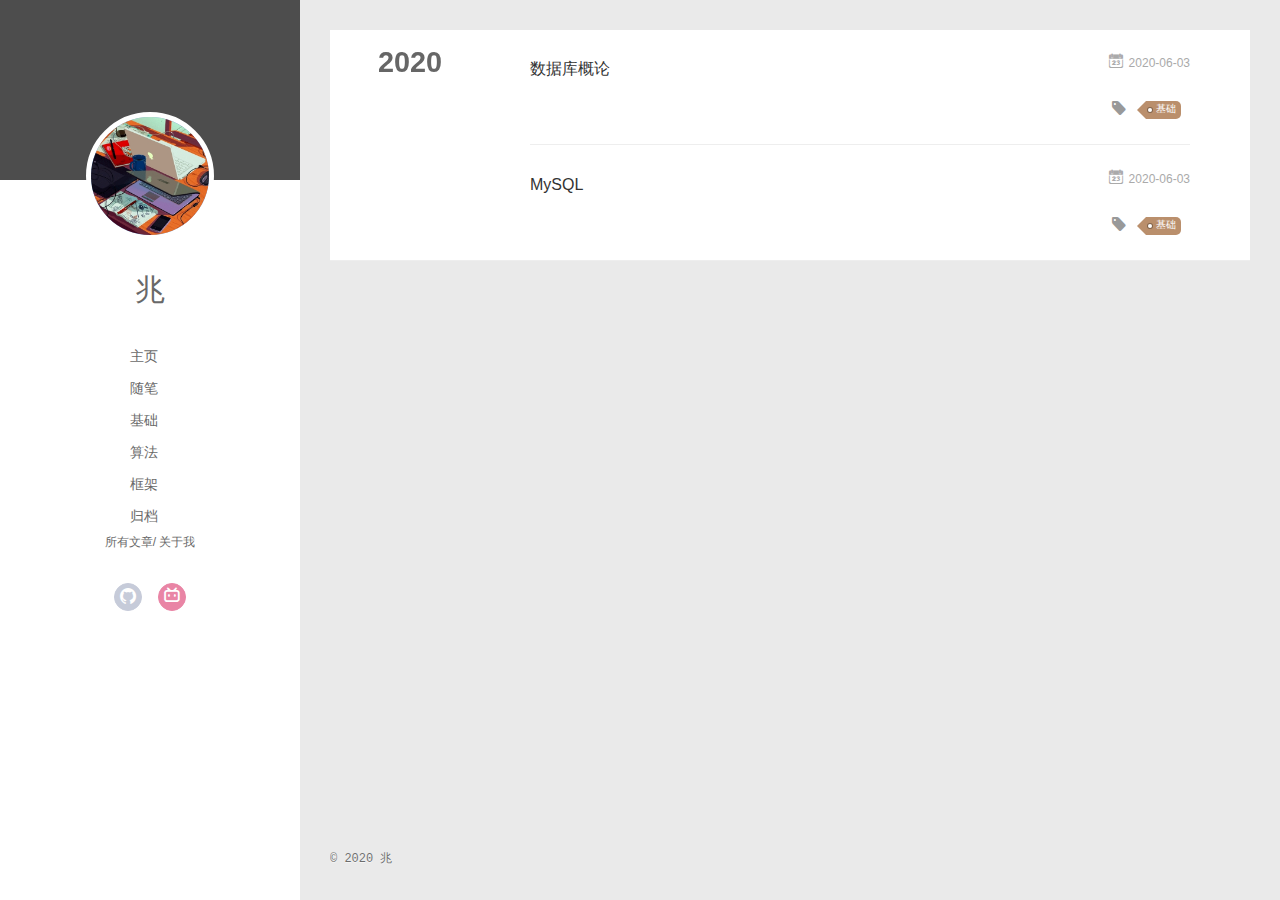
<file: archives/2020/06/index.html>
<!DOCTYPE html>
<html>
<head>
  <meta charset="utf-8">
  
  <meta name="renderer" content="webkit">
  <meta http-equiv="X-UA-Compatible" content="IE=edge" >
  <link rel="dns-prefetch" href="http://yoursite.com">
  <title>Archives: 2020/6 | Zhao_blog</title>
  <meta name="viewport" content="width=device-width, initial-scale=1, maximum-scale=1">
  <meta property="og:type" content="website">
<meta property="og:title" content="Zhao_blog">
<meta property="og:url" content="http://yoursite.com/archives/2020/06/index.html">
<meta property="og:site_name" content="Zhao_blog">
<meta property="og:locale" content="en_US">
<meta property="article:author" content="兆">
<meta name="twitter:card" content="summary">
  
    <link rel="alternative" href="/atom.xml" title="Zhao_blog" type="application/atom+xml">
  
  
    <link rel="icon" href="/assets/img/head.jpg">
  
  <link rel="stylesheet" type="text/css" href="/./main.0cf68a.css">
  <style type="text/css">
  
    #container.show {
      background: linear-gradient(200deg,#ccc,#000);
    }
  </style>
  

  

<meta name="generator" content="Hexo 4.2.0"></head>

<body>
  <div id="container" q-class="show:isCtnShow">
    <canvas id="anm-canvas" class="anm-canvas"></canvas>
    <div class="left-col" q-class="show:isShow">
      
<div class="overlay" style="background: #4d4d4d"></div>
<div class="intrude-less">
	<header id="header" class="inner">
		<a href="/" class="profilepic">
			<img src="/assets/img/head.jpg" class="js-avatar">
		</a>
		<hgroup>
		  <h1 class="header-author"><a href="/">兆</a></h1>
		</hgroup>
		

		<nav class="header-menu">
			<ul>
			
				<li><a href="/">主页</a></li>
	        
				<li><a href="/tags/%E9%9A%8F%E7%AC%94/">随笔</a></li>
	        
				<li><a href="/tags/%E5%9F%BA%E7%A1%80/">基础</a></li>
	        
				<li><a href="/tags/%E7%AE%97%E6%B3%95/">算法</a></li>
	        
				<li><a href="/tags/%E6%A1%86%E6%9E%B6/">框架</a></li>
	        
				<li><a href="/archives/index.html">归档</a></li>
	        
			</ul>
		</nav>
		<nav class="header-smart-menu">
    		
    			
    			<a q-on="click: openSlider(e, 'innerArchive')" href="javascript:void(0)">所有文章</a>
    			
            
    			
            
    			
    			<a q-on="click: openSlider(e, 'aboutme')" href="javascript:void(0)">关于我</a>
    			
            
		</nav>
		<nav class="header-nav">
			<div class="social">
				
					<a class="github" target="_blank" href="https://github.com/jiazhao8267" title="github"><i class="icon-github"></i></a>
		        
					<a class="bilibili" target="_blank" href="https://space.bilibili.com/45314910" title="bilibili"><i class="icon-bilibili"></i></a>
		        
			</div>
		</nav>
	</header>		
</div>

    </div>
    <div class="mid-col" q-class="show:isShow,hide:isShow|isFalse">
      
<nav id="mobile-nav">
  	<div class="overlay js-overlay" style="background: #4d4d4d"></div>
	<div class="btnctn js-mobile-btnctn">
  		<div class="slider-trigger list" q-on="click: openSlider(e)"><i class="icon icon-sort"></i></div>
	</div>
	<div class="intrude-less">
		<header id="header" class="inner">
			<div class="profilepic">
				<img src="/assets/img/head.jpg" class="js-avatar">
			</div>
			<hgroup>
			  <h1 class="header-author js-header-author">兆</h1>
			</hgroup>
			
			
			
				
			
				
			
				
			
				
			
				
			
				
			
			
			
			<nav class="header-nav">
				<div class="social">
					
						<a class="github" target="_blank" href="https://github.com/jiazhao8267" title="github"><i class="icon-github"></i></a>
			        
						<a class="bilibili" target="_blank" href="https://space.bilibili.com/45314910" title="bilibili"><i class="icon-bilibili"></i></a>
			        
				</div>
			</nav>

			<nav class="header-menu js-header-menu">
				<ul style="width: 70%">
				
				
					<li style="width: 16.666666666666668%"><a href="/">主页</a></li>
		        
					<li style="width: 16.666666666666668%"><a href="/tags/%E9%9A%8F%E7%AC%94/">随笔</a></li>
		        
					<li style="width: 16.666666666666668%"><a href="/tags/%E5%9F%BA%E7%A1%80/">基础</a></li>
		        
					<li style="width: 16.666666666666668%"><a href="/tags/%E7%AE%97%E6%B3%95/">算法</a></li>
		        
					<li style="width: 16.666666666666668%"><a href="/tags/%E6%A1%86%E6%9E%B6/">框架</a></li>
		        
					<li style="width: 16.666666666666668%"><a href="/archives/index.html">归档</a></li>
		        
				</ul>
			</nav>
		</header>				
	</div>
	<div class="mobile-mask" style="display:none" q-show="isShow"></div>
</nav>

      <div id="wrapper" class="body-wrap">
        <div class="menu-l">
          <div class="canvas-wrap">
            <canvas data-colors="#eaeaea" data-sectionHeight="100" data-contentId="js-content" id="myCanvas1" class="anm-canvas"></canvas>
          </div>
          <div id="js-content" class="content-ll">
            
  
  
    
    
      
      
      <section class="archives-wrap">
        <div class="archive-year-wrap">
          <a href="/archives/2020" class="archive-year">2020</a>
        </div>
        <div class="archives">
    
    <article class="archive-article archive-type-post">
  <div class="archive-article-inner">
    <header class="archive-article-header">
      	<div class="article-meta">
	      	<a href="/2020/06/03/%E6%95%B0%E6%8D%AE%E5%BA%93%E6%A6%82%E8%AE%BA/" class="archive-article-date">
  	<time datetime="2020-06-02T16:38:38.000Z" itemprop="datePublished"><i class="icon-calendar icon"></i>2020-06-03</time>
</a>
        </div>
    	 
  
    <h1 itemprop="name">
      <a class="archive-article-title" href="/2020/06/03/%E6%95%B0%E6%8D%AE%E5%BA%93%E6%A6%82%E8%AE%BA/">数据库概论</a>
    </h1>
  

        <div class="article-info info-on-right">
          
	<div class="article-tag tagcloud">
		<i class="icon-price-tags icon"></i>
		<ul class="article-tag-list">
			 
        		<li class="article-tag-list-item">
        			<a href="javascript:void(0)" class="js-tag article-tag-list-link color3">基础</a>
        		</li>
      		
		</ul>
	</div>

          

        </div>
        <div class="clearfix"></div>
    </header>
  </div>
</article>
  
    
    
    <article class="archive-article archive-type-post">
  <div class="archive-article-inner">
    <header class="archive-article-header">
      	<div class="article-meta">
	      	<a href="/2020/06/03/MySQL/" class="archive-article-date">
  	<time datetime="2020-06-02T16:35:10.000Z" itemprop="datePublished"><i class="icon-calendar icon"></i>2020-06-03</time>
</a>
        </div>
    	 
  
    <h1 itemprop="name">
      <a class="archive-article-title" href="/2020/06/03/MySQL/">MySQL</a>
    </h1>
  

        <div class="article-info info-on-right">
          
	<div class="article-tag tagcloud">
		<i class="icon-price-tags icon"></i>
		<ul class="article-tag-list">
			 
        		<li class="article-tag-list-item">
        			<a href="javascript:void(0)" class="js-tag article-tag-list-link color3">基础</a>
        		</li>
      		
		</ul>
	</div>

          

        </div>
        <div class="clearfix"></div>
    </header>
  </div>
</article>
  
  
    </div></section>
  

    


          </div>
        </div>
      </div>
      <footer id="footer">
  <div class="outer">
    <div id="footer-info">
    	<div class="footer-left">
    		&copy; 2020 兆
    	</div>
    </div>
  </div>
</footer>
<!--页面点击小红心-->
<script type="text/javascript" src="/love.js"></script>

    </div>
    <script>
	var yiliaConfig = {
		mathjax: false,
		isHome: false,
		isPost: false,
		isArchive: true,
		isTag: false,
		isCategory: false,
		open_in_new: false,
		toc_hide_index: true,
		root: "/",
		innerArchive: true,
		showTags: false
	}
</script>

<script>!function(t){function n(e){if(r[e])return r[e].exports;var i=r[e]={exports:{},id:e,loaded:!1};return t[e].call(i.exports,i,i.exports,n),i.loaded=!0,i.exports}var r={};n.m=t,n.c=r,n.p="./",n(0)}([function(t,n,r){r(195),t.exports=r(191)},function(t,n,r){var e=r(3),i=r(52),o=r(27),u=r(28),c=r(53),f="prototype",a=function(t,n,r){var s,l,h,v,p=t&a.F,d=t&a.G,y=t&a.S,g=t&a.P,b=t&a.B,m=d?e:y?e[n]||(e[n]={}):(e[n]||{})[f],x=d?i:i[n]||(i[n]={}),w=x[f]||(x[f]={});d&&(r=n);for(s in r)l=!p&&m&&void 0!==m[s],h=(l?m:r)[s],v=b&&l?c(h,e):g&&"function"==typeof h?c(Function.call,h):h,m&&u(m,s,h,t&a.U),x[s]!=h&&o(x,s,v),g&&w[s]!=h&&(w[s]=h)};e.core=i,a.F=1,a.G=2,a.S=4,a.P=8,a.B=16,a.W=32,a.U=64,a.R=128,t.exports=a},function(t,n,r){var e=r(6);t.exports=function(t){if(!e(t))throw TypeError(t+" is not an object!");return t}},function(t,n){var r=t.exports="undefined"!=typeof window&&window.Math==Math?window:"undefined"!=typeof self&&self.Math==Math?self:Function("return this")();"number"==typeof __g&&(__g=r)},function(t,n){t.exports=function(t){try{return!!t()}catch(t){return!0}}},function(t,n){var r=t.exports="undefined"!=typeof window&&window.Math==Math?window:"undefined"!=typeof self&&self.Math==Math?self:Function("return this")();"number"==typeof __g&&(__g=r)},function(t,n){t.exports=function(t){return"object"==typeof t?null!==t:"function"==typeof t}},function(t,n,r){var e=r(126)("wks"),i=r(76),o=r(3).Symbol,u="function"==typeof o;(t.exports=function(t){return e[t]||(e[t]=u&&o[t]||(u?o:i)("Symbol."+t))}).store=e},function(t,n){var r={}.hasOwnProperty;t.exports=function(t,n){return r.call(t,n)}},function(t,n,r){var e=r(94),i=r(33);t.exports=function(t){return e(i(t))}},function(t,n,r){t.exports=!r(4)(function(){return 7!=Object.defineProperty({},"a",{get:function(){return 7}}).a})},function(t,n,r){var e=r(2),i=r(167),o=r(50),u=Object.defineProperty;n.f=r(10)?Object.defineProperty:function(t,n,r){if(e(t),n=o(n,!0),e(r),i)try{return u(t,n,r)}catch(t){}if("get"in r||"set"in r)throw TypeError("Accessors not supported!");return"value"in r&&(t[n]=r.value),t}},function(t,n,r){t.exports=!r(18)(function(){return 7!=Object.defineProperty({},"a",{get:function(){return 7}}).a})},function(t,n,r){var e=r(14),i=r(22);t.exports=r(12)?function(t,n,r){return e.f(t,n,i(1,r))}:function(t,n,r){return t[n]=r,t}},function(t,n,r){var e=r(20),i=r(58),o=r(42),u=Object.defineProperty;n.f=r(12)?Object.defineProperty:function(t,n,r){if(e(t),n=o(n,!0),e(r),i)try{return u(t,n,r)}catch(t){}if("get"in r||"set"in r)throw TypeError("Accessors not supported!");return"value"in r&&(t[n]=r.value),t}},function(t,n,r){var e=r(40)("wks"),i=r(23),o=r(5).Symbol,u="function"==typeof o;(t.exports=function(t){return e[t]||(e[t]=u&&o[t]||(u?o:i)("Symbol."+t))}).store=e},function(t,n,r){var e=r(67),i=Math.min;t.exports=function(t){return t>0?i(e(t),9007199254740991):0}},function(t,n,r){var e=r(46);t.exports=function(t){return Object(e(t))}},function(t,n){t.exports=function(t){try{return!!t()}catch(t){return!0}}},function(t,n,r){var e=r(63),i=r(34);t.exports=Object.keys||function(t){return e(t,i)}},function(t,n,r){var e=r(21);t.exports=function(t){if(!e(t))throw TypeError(t+" is not an object!");return t}},function(t,n){t.exports=function(t){return"object"==typeof t?null!==t:"function"==typeof t}},function(t,n){t.exports=function(t,n){return{enumerable:!(1&t),configurable:!(2&t),writable:!(4&t),value:n}}},function(t,n){var r=0,e=Math.random();t.exports=function(t){return"Symbol(".concat(void 0===t?"":t,")_",(++r+e).toString(36))}},function(t,n){var r={}.hasOwnProperty;t.exports=function(t,n){return r.call(t,n)}},function(t,n){var r=t.exports={version:"2.4.0"};"number"==typeof __e&&(__e=r)},function(t,n){t.exports=function(t){if("function"!=typeof t)throw TypeError(t+" is not a function!");return t}},function(t,n,r){var e=r(11),i=r(66);t.exports=r(10)?function(t,n,r){return e.f(t,n,i(1,r))}:function(t,n,r){return t[n]=r,t}},function(t,n,r){var e=r(3),i=r(27),o=r(24),u=r(76)("src"),c="toString",f=Function[c],a=(""+f).split(c);r(52).inspectSource=function(t){return f.call(t)},(t.exports=function(t,n,r,c){var f="function"==typeof r;f&&(o(r,"name")||i(r,"name",n)),t[n]!==r&&(f&&(o(r,u)||i(r,u,t[n]?""+t[n]:a.join(String(n)))),t===e?t[n]=r:c?t[n]?t[n]=r:i(t,n,r):(delete t[n],i(t,n,r)))})(Function.prototype,c,function(){return"function"==typeof this&&this[u]||f.call(this)})},function(t,n,r){var e=r(1),i=r(4),o=r(46),u=function(t,n,r,e){var i=String(o(t)),u="<"+n;return""!==r&&(u+=" "+r+'="'+String(e).replace(/"/g,"&quot;")+'"'),u+">"+i+"</"+n+">"};t.exports=function(t,n){var r={};r[t]=n(u),e(e.P+e.F*i(function(){var n=""[t]('"');return n!==n.toLowerCase()||n.split('"').length>3}),"String",r)}},function(t,n,r){var e=r(115),i=r(46);t.exports=function(t){return e(i(t))}},function(t,n,r){var e=r(116),i=r(66),o=r(30),u=r(50),c=r(24),f=r(167),a=Object.getOwnPropertyDescriptor;n.f=r(10)?a:function(t,n){if(t=o(t),n=u(n,!0),f)try{return a(t,n)}catch(t){}if(c(t,n))return i(!e.f.call(t,n),t[n])}},function(t,n,r){var e=r(24),i=r(17),o=r(145)("IE_PROTO"),u=Object.prototype;t.exports=Object.getPrototypeOf||function(t){return t=i(t),e(t,o)?t[o]:"function"==typeof t.constructor&&t instanceof t.constructor?t.constructor.prototype:t instanceof Object?u:null}},function(t,n){t.exports=function(t){if(void 0==t)throw TypeError("Can't call method on  "+t);return t}},function(t,n){t.exports="constructor,hasOwnProperty,isPrototypeOf,propertyIsEnumerable,toLocaleString,toString,valueOf".split(",")},function(t,n){t.exports={}},function(t,n){t.exports=!0},function(t,n){n.f={}.propertyIsEnumerable},function(t,n,r){var e=r(14).f,i=r(8),o=r(15)("toStringTag");t.exports=function(t,n,r){t&&!i(t=r?t:t.prototype,o)&&e(t,o,{configurable:!0,value:n})}},function(t,n,r){var e=r(40)("keys"),i=r(23);t.exports=function(t){return e[t]||(e[t]=i(t))}},function(t,n,r){var e=r(5),i="__core-js_shared__",o=e[i]||(e[i]={});t.exports=function(t){return o[t]||(o[t]={})}},function(t,n){var r=Math.ceil,e=Math.floor;t.exports=function(t){return isNaN(t=+t)?0:(t>0?e:r)(t)}},function(t,n,r){var e=r(21);t.exports=function(t,n){if(!e(t))return t;var r,i;if(n&&"function"==typeof(r=t.toString)&&!e(i=r.call(t)))return i;if("function"==typeof(r=t.valueOf)&&!e(i=r.call(t)))return i;if(!n&&"function"==typeof(r=t.toString)&&!e(i=r.call(t)))return i;throw TypeError("Can't convert object to primitive value")}},function(t,n,r){var e=r(5),i=r(25),o=r(36),u=r(44),c=r(14).f;t.exports=function(t){var n=i.Symbol||(i.Symbol=o?{}:e.Symbol||{});"_"==t.charAt(0)||t in n||c(n,t,{value:u.f(t)})}},function(t,n,r){n.f=r(15)},function(t,n){var r={}.toString;t.exports=function(t){return r.call(t).slice(8,-1)}},function(t,n){t.exports=function(t){if(void 0==t)throw TypeError("Can't call method on  "+t);return t}},function(t,n,r){var e=r(4);t.exports=function(t,n){return!!t&&e(function(){n?t.call(null,function(){},1):t.call(null)})}},function(t,n,r){var e=r(53),i=r(115),o=r(17),u=r(16),c=r(203);t.exports=function(t,n){var r=1==t,f=2==t,a=3==t,s=4==t,l=6==t,h=5==t||l,v=n||c;return function(n,c,p){for(var d,y,g=o(n),b=i(g),m=e(c,p,3),x=u(b.length),w=0,S=r?v(n,x):f?v(n,0):void 0;x>w;w++)if((h||w in b)&&(d=b[w],y=m(d,w,g),t))if(r)S[w]=y;else if(y)switch(t){case 3:return!0;case 5:return d;case 6:return w;case 2:S.push(d)}else if(s)return!1;return l?-1:a||s?s:S}}},function(t,n,r){var e=r(1),i=r(52),o=r(4);t.exports=function(t,n){var r=(i.Object||{})[t]||Object[t],u={};u[t]=n(r),e(e.S+e.F*o(function(){r(1)}),"Object",u)}},function(t,n,r){var e=r(6);t.exports=function(t,n){if(!e(t))return t;var r,i;if(n&&"function"==typeof(r=t.toString)&&!e(i=r.call(t)))return i;if("function"==typeof(r=t.valueOf)&&!e(i=r.call(t)))return i;if(!n&&"function"==typeof(r=t.toString)&&!e(i=r.call(t)))return i;throw TypeError("Can't convert object to primitive value")}},function(t,n,r){var e=r(5),i=r(25),o=r(91),u=r(13),c="prototype",f=function(t,n,r){var a,s,l,h=t&f.F,v=t&f.G,p=t&f.S,d=t&f.P,y=t&f.B,g=t&f.W,b=v?i:i[n]||(i[n]={}),m=b[c],x=v?e:p?e[n]:(e[n]||{})[c];v&&(r=n);for(a in r)(s=!h&&x&&void 0!==x[a])&&a in b||(l=s?x[a]:r[a],b[a]=v&&"function"!=typeof x[a]?r[a]:y&&s?o(l,e):g&&x[a]==l?function(t){var n=function(n,r,e){if(this instanceof t){switch(arguments.length){case 0:return new t;case 1:return new t(n);case 2:return new t(n,r)}return new t(n,r,e)}return t.apply(this,arguments)};return n[c]=t[c],n}(l):d&&"function"==typeof l?o(Function.call,l):l,d&&((b.virtual||(b.virtual={}))[a]=l,t&f.R&&m&&!m[a]&&u(m,a,l)))};f.F=1,f.G=2,f.S=4,f.P=8,f.B=16,f.W=32,f.U=64,f.R=128,t.exports=f},function(t,n){var r=t.exports={version:"2.4.0"};"number"==typeof __e&&(__e=r)},function(t,n,r){var e=r(26);t.exports=function(t,n,r){if(e(t),void 0===n)return t;switch(r){case 1:return function(r){return t.call(n,r)};case 2:return function(r,e){return t.call(n,r,e)};case 3:return function(r,e,i){return t.call(n,r,e,i)}}return function(){return t.apply(n,arguments)}}},function(t,n,r){var e=r(183),i=r(1),o=r(126)("metadata"),u=o.store||(o.store=new(r(186))),c=function(t,n,r){var i=u.get(t);if(!i){if(!r)return;u.set(t,i=new e)}var o=i.get(n);if(!o){if(!r)return;i.set(n,o=new e)}return o},f=function(t,n,r){var e=c(n,r,!1);return void 0!==e&&e.has(t)},a=function(t,n,r){var e=c(n,r,!1);return void 0===e?void 0:e.get(t)},s=function(t,n,r,e){c(r,e,!0).set(t,n)},l=function(t,n){var r=c(t,n,!1),e=[];return r&&r.forEach(function(t,n){e.push(n)}),e},h=function(t){return void 0===t||"symbol"==typeof t?t:String(t)},v=function(t){i(i.S,"Reflect",t)};t.exports={store:u,map:c,has:f,get:a,set:s,keys:l,key:h,exp:v}},function(t,n,r){"use strict";if(r(10)){var e=r(69),i=r(3),o=r(4),u=r(1),c=r(127),f=r(152),a=r(53),s=r(68),l=r(66),h=r(27),v=r(73),p=r(67),d=r(16),y=r(75),g=r(50),b=r(24),m=r(180),x=r(114),w=r(6),S=r(17),_=r(137),O=r(70),E=r(32),P=r(71).f,j=r(154),F=r(76),M=r(7),A=r(48),N=r(117),T=r(146),I=r(155),k=r(80),L=r(123),R=r(74),C=r(130),D=r(160),U=r(11),W=r(31),G=U.f,B=W.f,V=i.RangeError,z=i.TypeError,q=i.Uint8Array,K="ArrayBuffer",J="Shared"+K,Y="BYTES_PER_ELEMENT",H="prototype",$=Array[H],X=f.ArrayBuffer,Q=f.DataView,Z=A(0),tt=A(2),nt=A(3),rt=A(4),et=A(5),it=A(6),ot=N(!0),ut=N(!1),ct=I.values,ft=I.keys,at=I.entries,st=$.lastIndexOf,lt=$.reduce,ht=$.reduceRight,vt=$.join,pt=$.sort,dt=$.slice,yt=$.toString,gt=$.toLocaleString,bt=M("iterator"),mt=M("toStringTag"),xt=F("typed_constructor"),wt=F("def_constructor"),St=c.CONSTR,_t=c.TYPED,Ot=c.VIEW,Et="Wrong length!",Pt=A(1,function(t,n){return Tt(T(t,t[wt]),n)}),jt=o(function(){return 1===new q(new Uint16Array([1]).buffer)[0]}),Ft=!!q&&!!q[H].set&&o(function(){new q(1).set({})}),Mt=function(t,n){if(void 0===t)throw z(Et);var r=+t,e=d(t);if(n&&!m(r,e))throw V(Et);return e},At=function(t,n){var r=p(t);if(r<0||r%n)throw V("Wrong offset!");return r},Nt=function(t){if(w(t)&&_t in t)return t;throw z(t+" is not a typed array!")},Tt=function(t,n){if(!(w(t)&&xt in t))throw z("It is not a typed array constructor!");return new t(n)},It=function(t,n){return kt(T(t,t[wt]),n)},kt=function(t,n){for(var r=0,e=n.length,i=Tt(t,e);e>r;)i[r]=n[r++];return i},Lt=function(t,n,r){G(t,n,{get:function(){return this._d[r]}})},Rt=function(t){var n,r,e,i,o,u,c=S(t),f=arguments.length,s=f>1?arguments[1]:void 0,l=void 0!==s,h=j(c);if(void 0!=h&&!_(h)){for(u=h.call(c),e=[],n=0;!(o=u.next()).done;n++)e.push(o.value);c=e}for(l&&f>2&&(s=a(s,arguments[2],2)),n=0,r=d(c.length),i=Tt(this,r);r>n;n++)i[n]=l?s(c[n],n):c[n];return i},Ct=function(){for(var t=0,n=arguments.length,r=Tt(this,n);n>t;)r[t]=arguments[t++];return r},Dt=!!q&&o(function(){gt.call(new q(1))}),Ut=function(){return gt.apply(Dt?dt.call(Nt(this)):Nt(this),arguments)},Wt={copyWithin:function(t,n){return D.call(Nt(this),t,n,arguments.length>2?arguments[2]:void 0)},every:function(t){return rt(Nt(this),t,arguments.length>1?arguments[1]:void 0)},fill:function(t){return C.apply(Nt(this),arguments)},filter:function(t){return It(this,tt(Nt(this),t,arguments.length>1?arguments[1]:void 0))},find:function(t){return et(Nt(this),t,arguments.length>1?arguments[1]:void 0)},findIndex:function(t){return it(Nt(this),t,arguments.length>1?arguments[1]:void 0)},forEach:function(t){Z(Nt(this),t,arguments.length>1?arguments[1]:void 0)},indexOf:function(t){return ut(Nt(this),t,arguments.length>1?arguments[1]:void 0)},includes:function(t){return ot(Nt(this),t,arguments.length>1?arguments[1]:void 0)},join:function(t){return vt.apply(Nt(this),arguments)},lastIndexOf:function(t){return st.apply(Nt(this),arguments)},map:function(t){return Pt(Nt(this),t,arguments.length>1?arguments[1]:void 0)},reduce:function(t){return lt.apply(Nt(this),arguments)},reduceRight:function(t){return ht.apply(Nt(this),arguments)},reverse:function(){for(var t,n=this,r=Nt(n).length,e=Math.floor(r/2),i=0;i<e;)t=n[i],n[i++]=n[--r],n[r]=t;return n},some:function(t){return nt(Nt(this),t,arguments.length>1?arguments[1]:void 0)},sort:function(t){return pt.call(Nt(this),t)},subarray:function(t,n){var r=Nt(this),e=r.length,i=y(t,e);return new(T(r,r[wt]))(r.buffer,r.byteOffset+i*r.BYTES_PER_ELEMENT,d((void 0===n?e:y(n,e))-i))}},Gt=function(t,n){return It(this,dt.call(Nt(this),t,n))},Bt=function(t){Nt(this);var n=At(arguments[1],1),r=this.length,e=S(t),i=d(e.length),o=0;if(i+n>r)throw V(Et);for(;o<i;)this[n+o]=e[o++]},Vt={entries:function(){return at.call(Nt(this))},keys:function(){return ft.call(Nt(this))},values:function(){return ct.call(Nt(this))}},zt=function(t,n){return w(t)&&t[_t]&&"symbol"!=typeof n&&n in t&&String(+n)==String(n)},qt=function(t,n){return zt(t,n=g(n,!0))?l(2,t[n]):B(t,n)},Kt=function(t,n,r){return!(zt(t,n=g(n,!0))&&w(r)&&b(r,"value"))||b(r,"get")||b(r,"set")||r.configurable||b(r,"writable")&&!r.writable||b(r,"enumerable")&&!r.enumerable?G(t,n,r):(t[n]=r.value,t)};St||(W.f=qt,U.f=Kt),u(u.S+u.F*!St,"Object",{getOwnPropertyDescriptor:qt,defineProperty:Kt}),o(function(){yt.call({})})&&(yt=gt=function(){return vt.call(this)});var Jt=v({},Wt);v(Jt,Vt),h(Jt,bt,Vt.values),v(Jt,{slice:Gt,set:Bt,constructor:function(){},toString:yt,toLocaleString:Ut}),Lt(Jt,"buffer","b"),Lt(Jt,"byteOffset","o"),Lt(Jt,"byteLength","l"),Lt(Jt,"length","e"),G(Jt,mt,{get:function(){return this[_t]}}),t.exports=function(t,n,r,f){f=!!f;var a=t+(f?"Clamped":"")+"Array",l="Uint8Array"!=a,v="get"+t,p="set"+t,y=i[a],g=y||{},b=y&&E(y),m=!y||!c.ABV,S={},_=y&&y[H],j=function(t,r){var e=t._d;return e.v[v](r*n+e.o,jt)},F=function(t,r,e){var i=t._d;f&&(e=(e=Math.round(e))<0?0:e>255?255:255&e),i.v[p](r*n+i.o,e,jt)},M=function(t,n){G(t,n,{get:function(){return j(this,n)},set:function(t){return F(this,n,t)},enumerable:!0})};m?(y=r(function(t,r,e,i){s(t,y,a,"_d");var o,u,c,f,l=0,v=0;if(w(r)){if(!(r instanceof X||(f=x(r))==K||f==J))return _t in r?kt(y,r):Rt.call(y,r);o=r,v=At(e,n);var p=r.byteLength;if(void 0===i){if(p%n)throw V(Et);if((u=p-v)<0)throw V(Et)}else if((u=d(i)*n)+v>p)throw V(Et);c=u/n}else c=Mt(r,!0),u=c*n,o=new X(u);for(h(t,"_d",{b:o,o:v,l:u,e:c,v:new Q(o)});l<c;)M(t,l++)}),_=y[H]=O(Jt),h(_,"constructor",y)):L(function(t){new y(null),new y(t)},!0)||(y=r(function(t,r,e,i){s(t,y,a);var o;return w(r)?r instanceof X||(o=x(r))==K||o==J?void 0!==i?new g(r,At(e,n),i):void 0!==e?new g(r,At(e,n)):new g(r):_t in r?kt(y,r):Rt.call(y,r):new g(Mt(r,l))}),Z(b!==Function.prototype?P(g).concat(P(b)):P(g),function(t){t in y||h(y,t,g[t])}),y[H]=_,e||(_.constructor=y));var A=_[bt],N=!!A&&("values"==A.name||void 0==A.name),T=Vt.values;h(y,xt,!0),h(_,_t,a),h(_,Ot,!0),h(_,wt,y),(f?new y(1)[mt]==a:mt in _)||G(_,mt,{get:function(){return a}}),S[a]=y,u(u.G+u.W+u.F*(y!=g),S),u(u.S,a,{BYTES_PER_ELEMENT:n,from:Rt,of:Ct}),Y in _||h(_,Y,n),u(u.P,a,Wt),R(a),u(u.P+u.F*Ft,a,{set:Bt}),u(u.P+u.F*!N,a,Vt),u(u.P+u.F*(_.toString!=yt),a,{toString:yt}),u(u.P+u.F*o(function(){new y(1).slice()}),a,{slice:Gt}),u(u.P+u.F*(o(function(){return[1,2].toLocaleString()!=new y([1,2]).toLocaleString()})||!o(function(){_.toLocaleString.call([1,2])})),a,{toLocaleString:Ut}),k[a]=N?A:T,e||N||h(_,bt,T)}}else t.exports=function(){}},function(t,n){var r={}.toString;t.exports=function(t){return r.call(t).slice(8,-1)}},function(t,n,r){var e=r(21),i=r(5).document,o=e(i)&&e(i.createElement);t.exports=function(t){return o?i.createElement(t):{}}},function(t,n,r){t.exports=!r(12)&&!r(18)(function(){return 7!=Object.defineProperty(r(57)("div"),"a",{get:function(){return 7}}).a})},function(t,n,r){"use strict";var e=r(36),i=r(51),o=r(64),u=r(13),c=r(8),f=r(35),a=r(96),s=r(38),l=r(103),h=r(15)("iterator"),v=!([].keys&&"next"in[].keys()),p="keys",d="values",y=function(){return this};t.exports=function(t,n,r,g,b,m,x){a(r,n,g);var w,S,_,O=function(t){if(!v&&t in F)return F[t];switch(t){case p:case d:return function(){return new r(this,t)}}return function(){return new r(this,t)}},E=n+" Iterator",P=b==d,j=!1,F=t.prototype,M=F[h]||F["@@iterator"]||b&&F[b],A=M||O(b),N=b?P?O("entries"):A:void 0,T="Array"==n?F.entries||M:M;if(T&&(_=l(T.call(new t)))!==Object.prototype&&(s(_,E,!0),e||c(_,h)||u(_,h,y)),P&&M&&M.name!==d&&(j=!0,A=function(){return M.call(this)}),e&&!x||!v&&!j&&F[h]||u(F,h,A),f[n]=A,f[E]=y,b)if(w={values:P?A:O(d),keys:m?A:O(p),entries:N},x)for(S in w)S in F||o(F,S,w[S]);else i(i.P+i.F*(v||j),n,w);return w}},function(t,n,r){var e=r(20),i=r(100),o=r(34),u=r(39)("IE_PROTO"),c=function(){},f="prototype",a=function(){var t,n=r(57)("iframe"),e=o.length;for(n.style.display="none",r(93).appendChild(n),n.src="javascript:",t=n.contentWindow.document,t.open(),t.write("<script>document.F=Object<\/script>"),t.close(),a=t.F;e--;)delete a[f][o[e]];return a()};t.exports=Object.create||function(t,n){var r;return null!==t?(c[f]=e(t),r=new c,c[f]=null,r[u]=t):r=a(),void 0===n?r:i(r,n)}},function(t,n,r){var e=r(63),i=r(34).concat("length","prototype");n.f=Object.getOwnPropertyNames||function(t){return e(t,i)}},function(t,n){n.f=Object.getOwnPropertySymbols},function(t,n,r){var e=r(8),i=r(9),o=r(90)(!1),u=r(39)("IE_PROTO");t.exports=function(t,n){var r,c=i(t),f=0,a=[];for(r in c)r!=u&&e(c,r)&&a.push(r);for(;n.length>f;)e(c,r=n[f++])&&(~o(a,r)||a.push(r));return a}},function(t,n,r){t.exports=r(13)},function(t,n,r){var e=r(76)("meta"),i=r(6),o=r(24),u=r(11).f,c=0,f=Object.isExtensible||function(){return!0},a=!r(4)(function(){return f(Object.preventExtensions({}))}),s=function(t){u(t,e,{value:{i:"O"+ ++c,w:{}}})},l=function(t,n){if(!i(t))return"symbol"==typeof t?t:("string"==typeof t?"S":"P")+t;if(!o(t,e)){if(!f(t))return"F";if(!n)return"E";s(t)}return t[e].i},h=function(t,n){if(!o(t,e)){if(!f(t))return!0;if(!n)return!1;s(t)}return t[e].w},v=function(t){return a&&p.NEED&&f(t)&&!o(t,e)&&s(t),t},p=t.exports={KEY:e,NEED:!1,fastKey:l,getWeak:h,onFreeze:v}},function(t,n){t.exports=function(t,n){return{enumerable:!(1&t),configurable:!(2&t),writable:!(4&t),value:n}}},function(t,n){var r=Math.ceil,e=Math.floor;t.exports=function(t){return isNaN(t=+t)?0:(t>0?e:r)(t)}},function(t,n){t.exports=function(t,n,r,e){if(!(t instanceof n)||void 0!==e&&e in t)throw TypeError(r+": incorrect invocation!");return t}},function(t,n){t.exports=!1},function(t,n,r){var e=r(2),i=r(173),o=r(133),u=r(145)("IE_PROTO"),c=function(){},f="prototype",a=function(){var t,n=r(132)("iframe"),e=o.length;for(n.style.display="none",r(135).appendChild(n),n.src="javascript:",t=n.contentWindow.document,t.open(),t.write("<script>document.F=Object<\/script>"),t.close(),a=t.F;e--;)delete a[f][o[e]];return a()};t.exports=Object.create||function(t,n){var r;return null!==t?(c[f]=e(t),r=new c,c[f]=null,r[u]=t):r=a(),void 0===n?r:i(r,n)}},function(t,n,r){var e=r(175),i=r(133).concat("length","prototype");n.f=Object.getOwnPropertyNames||function(t){return e(t,i)}},function(t,n,r){var e=r(175),i=r(133);t.exports=Object.keys||function(t){return e(t,i)}},function(t,n,r){var e=r(28);t.exports=function(t,n,r){for(var i in n)e(t,i,n[i],r);return t}},function(t,n,r){"use strict";var e=r(3),i=r(11),o=r(10),u=r(7)("species");t.exports=function(t){var n=e[t];o&&n&&!n[u]&&i.f(n,u,{configurable:!0,get:function(){return this}})}},function(t,n,r){var e=r(67),i=Math.max,o=Math.min;t.exports=function(t,n){return t=e(t),t<0?i(t+n,0):o(t,n)}},function(t,n){var r=0,e=Math.random();t.exports=function(t){return"Symbol(".concat(void 0===t?"":t,")_",(++r+e).toString(36))}},function(t,n,r){var e=r(33);t.exports=function(t){return Object(e(t))}},function(t,n,r){var e=r(7)("unscopables"),i=Array.prototype;void 0==i[e]&&r(27)(i,e,{}),t.exports=function(t){i[e][t]=!0}},function(t,n,r){var e=r(53),i=r(169),o=r(137),u=r(2),c=r(16),f=r(154),a={},s={},n=t.exports=function(t,n,r,l,h){var v,p,d,y,g=h?function(){return t}:f(t),b=e(r,l,n?2:1),m=0;if("function"!=typeof g)throw TypeError(t+" is not iterable!");if(o(g)){for(v=c(t.length);v>m;m++)if((y=n?b(u(p=t[m])[0],p[1]):b(t[m]))===a||y===s)return y}else for(d=g.call(t);!(p=d.next()).done;)if((y=i(d,b,p.value,n))===a||y===s)return y};n.BREAK=a,n.RETURN=s},function(t,n){t.exports={}},function(t,n,r){var e=r(11).f,i=r(24),o=r(7)("toStringTag");t.exports=function(t,n,r){t&&!i(t=r?t:t.prototype,o)&&e(t,o,{configurable:!0,value:n})}},function(t,n,r){var e=r(1),i=r(46),o=r(4),u=r(150),c="["+u+"]",f="​",a=RegExp("^"+c+c+"*"),s=RegExp(c+c+"*$"),l=function(t,n,r){var i={},c=o(function(){return!!u[t]()||f[t]()!=f}),a=i[t]=c?n(h):u[t];r&&(i[r]=a),e(e.P+e.F*c,"String",i)},h=l.trim=function(t,n){return t=String(i(t)),1&n&&(t=t.replace(a,"")),2&n&&(t=t.replace(s,"")),t};t.exports=l},function(t,n,r){t.exports={default:r(86),__esModule:!0}},function(t,n,r){t.exports={default:r(87),__esModule:!0}},function(t,n,r){"use strict";function e(t){return t&&t.__esModule?t:{default:t}}n.__esModule=!0;var i=r(84),o=e(i),u=r(83),c=e(u),f="function"==typeof c.default&&"symbol"==typeof o.default?function(t){return typeof t}:function(t){return t&&"function"==typeof c.default&&t.constructor===c.default&&t!==c.default.prototype?"symbol":typeof t};n.default="function"==typeof c.default&&"symbol"===f(o.default)?function(t){return void 0===t?"undefined":f(t)}:function(t){return t&&"function"==typeof c.default&&t.constructor===c.default&&t!==c.default.prototype?"symbol":void 0===t?"undefined":f(t)}},function(t,n,r){r(110),r(108),r(111),r(112),t.exports=r(25).Symbol},function(t,n,r){r(109),r(113),t.exports=r(44).f("iterator")},function(t,n){t.exports=function(t){if("function"!=typeof t)throw TypeError(t+" is not a function!");return t}},function(t,n){t.exports=function(){}},function(t,n,r){var e=r(9),i=r(106),o=r(105);t.exports=function(t){return function(n,r,u){var c,f=e(n),a=i(f.length),s=o(u,a);if(t&&r!=r){for(;a>s;)if((c=f[s++])!=c)return!0}else for(;a>s;s++)if((t||s in f)&&f[s]===r)return t||s||0;return!t&&-1}}},function(t,n,r){var e=r(88);t.exports=function(t,n,r){if(e(t),void 0===n)return t;switch(r){case 1:return function(r){return t.call(n,r)};case 2:return function(r,e){return t.call(n,r,e)};case 3:return function(r,e,i){return t.call(n,r,e,i)}}return function(){return t.apply(n,arguments)}}},function(t,n,r){var e=r(19),i=r(62),o=r(37);t.exports=function(t){var n=e(t),r=i.f;if(r)for(var u,c=r(t),f=o.f,a=0;c.length>a;)f.call(t,u=c[a++])&&n.push(u);return n}},function(t,n,r){t.exports=r(5).document&&document.documentElement},function(t,n,r){var e=r(56);t.exports=Object("z").propertyIsEnumerable(0)?Object:function(t){return"String"==e(t)?t.split(""):Object(t)}},function(t,n,r){var e=r(56);t.exports=Array.isArray||function(t){return"Array"==e(t)}},function(t,n,r){"use strict";var e=r(60),i=r(22),o=r(38),u={};r(13)(u,r(15)("iterator"),function(){return this}),t.exports=function(t,n,r){t.prototype=e(u,{next:i(1,r)}),o(t,n+" Iterator")}},function(t,n){t.exports=function(t,n){return{value:n,done:!!t}}},function(t,n,r){var e=r(19),i=r(9);t.exports=function(t,n){for(var r,o=i(t),u=e(o),c=u.length,f=0;c>f;)if(o[r=u[f++]]===n)return r}},function(t,n,r){var e=r(23)("meta"),i=r(21),o=r(8),u=r(14).f,c=0,f=Object.isExtensible||function(){return!0},a=!r(18)(function(){return f(Object.preventExtensions({}))}),s=function(t){u(t,e,{value:{i:"O"+ ++c,w:{}}})},l=function(t,n){if(!i(t))return"symbol"==typeof t?t:("string"==typeof t?"S":"P")+t;if(!o(t,e)){if(!f(t))return"F";if(!n)return"E";s(t)}return t[e].i},h=function(t,n){if(!o(t,e)){if(!f(t))return!0;if(!n)return!1;s(t)}return t[e].w},v=function(t){return a&&p.NEED&&f(t)&&!o(t,e)&&s(t),t},p=t.exports={KEY:e,NEED:!1,fastKey:l,getWeak:h,onFreeze:v}},function(t,n,r){var e=r(14),i=r(20),o=r(19);t.exports=r(12)?Object.defineProperties:function(t,n){i(t);for(var r,u=o(n),c=u.length,f=0;c>f;)e.f(t,r=u[f++],n[r]);return t}},function(t,n,r){var e=r(37),i=r(22),o=r(9),u=r(42),c=r(8),f=r(58),a=Object.getOwnPropertyDescriptor;n.f=r(12)?a:function(t,n){if(t=o(t),n=u(n,!0),f)try{return a(t,n)}catch(t){}if(c(t,n))return i(!e.f.call(t,n),t[n])}},function(t,n,r){var e=r(9),i=r(61).f,o={}.toString,u="object"==typeof window&&window&&Object.getOwnPropertyNames?Object.getOwnPropertyNames(window):[],c=function(t){try{return i(t)}catch(t){return u.slice()}};t.exports.f=function(t){return u&&"[object Window]"==o.call(t)?c(t):i(e(t))}},function(t,n,r){var e=r(8),i=r(77),o=r(39)("IE_PROTO"),u=Object.prototype;t.exports=Object.getPrototypeOf||function(t){return t=i(t),e(t,o)?t[o]:"function"==typeof t.constructor&&t instanceof t.constructor?t.constructor.prototype:t instanceof Object?u:null}},function(t,n,r){var e=r(41),i=r(33);t.exports=function(t){return function(n,r){var o,u,c=String(i(n)),f=e(r),a=c.length;return f<0||f>=a?t?"":void 0:(o=c.charCodeAt(f),o<55296||o>56319||f+1===a||(u=c.charCodeAt(f+1))<56320||u>57343?t?c.charAt(f):o:t?c.slice(f,f+2):u-56320+(o-55296<<10)+65536)}}},function(t,n,r){var e=r(41),i=Math.max,o=Math.min;t.exports=function(t,n){return t=e(t),t<0?i(t+n,0):o(t,n)}},function(t,n,r){var e=r(41),i=Math.min;t.exports=function(t){return t>0?i(e(t),9007199254740991):0}},function(t,n,r){"use strict";var e=r(89),i=r(97),o=r(35),u=r(9);t.exports=r(59)(Array,"Array",function(t,n){this._t=u(t),this._i=0,this._k=n},function(){var t=this._t,n=this._k,r=this._i++;return!t||r>=t.length?(this._t=void 0,i(1)):"keys"==n?i(0,r):"values"==n?i(0,t[r]):i(0,[r,t[r]])},"values"),o.Arguments=o.Array,e("keys"),e("values"),e("entries")},function(t,n){},function(t,n,r){"use strict";var e=r(104)(!0);r(59)(String,"String",function(t){this._t=String(t),this._i=0},function(){var t,n=this._t,r=this._i;return r>=n.length?{value:void 0,done:!0}:(t=e(n,r),this._i+=t.length,{value:t,done:!1})})},function(t,n,r){"use strict";var e=r(5),i=r(8),o=r(12),u=r(51),c=r(64),f=r(99).KEY,a=r(18),s=r(40),l=r(38),h=r(23),v=r(15),p=r(44),d=r(43),y=r(98),g=r(92),b=r(95),m=r(20),x=r(9),w=r(42),S=r(22),_=r(60),O=r(102),E=r(101),P=r(14),j=r(19),F=E.f,M=P.f,A=O.f,N=e.Symbol,T=e.JSON,I=T&&T.stringify,k="prototype",L=v("_hidden"),R=v("toPrimitive"),C={}.propertyIsEnumerable,D=s("symbol-registry"),U=s("symbols"),W=s("op-symbols"),G=Object[k],B="function"==typeof N,V=e.QObject,z=!V||!V[k]||!V[k].findChild,q=o&&a(function(){return 7!=_(M({},"a",{get:function(){return M(this,"a",{value:7}).a}})).a})?function(t,n,r){var e=F(G,n);e&&delete G[n],M(t,n,r),e&&t!==G&&M(G,n,e)}:M,K=function(t){var n=U[t]=_(N[k]);return n._k=t,n},J=B&&"symbol"==typeof N.iterator?function(t){return"symbol"==typeof t}:function(t){return t instanceof N},Y=function(t,n,r){return t===G&&Y(W,n,r),m(t),n=w(n,!0),m(r),i(U,n)?(r.enumerable?(i(t,L)&&t[L][n]&&(t[L][n]=!1),r=_(r,{enumerable:S(0,!1)})):(i(t,L)||M(t,L,S(1,{})),t[L][n]=!0),q(t,n,r)):M(t,n,r)},H=function(t,n){m(t);for(var r,e=g(n=x(n)),i=0,o=e.length;o>i;)Y(t,r=e[i++],n[r]);return t},$=function(t,n){return void 0===n?_(t):H(_(t),n)},X=function(t){var n=C.call(this,t=w(t,!0));return!(this===G&&i(U,t)&&!i(W,t))&&(!(n||!i(this,t)||!i(U,t)||i(this,L)&&this[L][t])||n)},Q=function(t,n){if(t=x(t),n=w(n,!0),t!==G||!i(U,n)||i(W,n)){var r=F(t,n);return!r||!i(U,n)||i(t,L)&&t[L][n]||(r.enumerable=!0),r}},Z=function(t){for(var n,r=A(x(t)),e=[],o=0;r.length>o;)i(U,n=r[o++])||n==L||n==f||e.push(n);return e},tt=function(t){for(var n,r=t===G,e=A(r?W:x(t)),o=[],u=0;e.length>u;)!i(U,n=e[u++])||r&&!i(G,n)||o.push(U[n]);return o};B||(N=function(){if(this instanceof N)throw TypeError("Symbol is not a constructor!");var t=h(arguments.length>0?arguments[0]:void 0),n=function(r){this===G&&n.call(W,r),i(this,L)&&i(this[L],t)&&(this[L][t]=!1),q(this,t,S(1,r))};return o&&z&&q(G,t,{configurable:!0,set:n}),K(t)},c(N[k],"toString",function(){return this._k}),E.f=Q,P.f=Y,r(61).f=O.f=Z,r(37).f=X,r(62).f=tt,o&&!r(36)&&c(G,"propertyIsEnumerable",X,!0),p.f=function(t){return K(v(t))}),u(u.G+u.W+u.F*!B,{Symbol:N});for(var nt="hasInstance,isConcatSpreadable,iterator,match,replace,search,species,split,toPrimitive,toStringTag,unscopables".split(","),rt=0;nt.length>rt;)v(nt[rt++]);for(var nt=j(v.store),rt=0;nt.length>rt;)d(nt[rt++]);u(u.S+u.F*!B,"Symbol",{for:function(t){return i(D,t+="")?D[t]:D[t]=N(t)},keyFor:function(t){if(J(t))return y(D,t);throw TypeError(t+" is not a symbol!")},useSetter:function(){z=!0},useSimple:function(){z=!1}}),u(u.S+u.F*!B,"Object",{create:$,defineProperty:Y,defineProperties:H,getOwnPropertyDescriptor:Q,getOwnPropertyNames:Z,getOwnPropertySymbols:tt}),T&&u(u.S+u.F*(!B||a(function(){var t=N();return"[null]"!=I([t])||"{}"!=I({a:t})||"{}"!=I(Object(t))})),"JSON",{stringify:function(t){if(void 0!==t&&!J(t)){for(var n,r,e=[t],i=1;arguments.length>i;)e.push(arguments[i++]);return n=e[1],"function"==typeof n&&(r=n),!r&&b(n)||(n=function(t,n){if(r&&(n=r.call(this,t,n)),!J(n))return n}),e[1]=n,I.apply(T,e)}}}),N[k][R]||r(13)(N[k],R,N[k].valueOf),l(N,"Symbol"),l(Math,"Math",!0),l(e.JSON,"JSON",!0)},function(t,n,r){r(43)("asyncIterator")},function(t,n,r){r(43)("observable")},function(t,n,r){r(107);for(var e=r(5),i=r(13),o=r(35),u=r(15)("toStringTag"),c=["NodeList","DOMTokenList","MediaList","StyleSheetList","CSSRuleList"],f=0;f<5;f++){var a=c[f],s=e[a],l=s&&s.prototype;l&&!l[u]&&i(l,u,a),o[a]=o.Array}},function(t,n,r){var e=r(45),i=r(7)("toStringTag"),o="Arguments"==e(function(){return arguments}()),u=function(t,n){try{return t[n]}catch(t){}};t.exports=function(t){var n,r,c;return void 0===t?"Undefined":null===t?"Null":"string"==typeof(r=u(n=Object(t),i))?r:o?e(n):"Object"==(c=e(n))&&"function"==typeof n.callee?"Arguments":c}},function(t,n,r){var e=r(45);t.exports=Object("z").propertyIsEnumerable(0)?Object:function(t){return"String"==e(t)?t.split(""):Object(t)}},function(t,n){n.f={}.propertyIsEnumerable},function(t,n,r){var e=r(30),i=r(16),o=r(75);t.exports=function(t){return function(n,r,u){var c,f=e(n),a=i(f.length),s=o(u,a);if(t&&r!=r){for(;a>s;)if((c=f[s++])!=c)return!0}else for(;a>s;s++)if((t||s in f)&&f[s]===r)return t||s||0;return!t&&-1}}},function(t,n,r){"use strict";var e=r(3),i=r(1),o=r(28),u=r(73),c=r(65),f=r(79),a=r(68),s=r(6),l=r(4),h=r(123),v=r(81),p=r(136);t.exports=function(t,n,r,d,y,g){var b=e[t],m=b,x=y?"set":"add",w=m&&m.prototype,S={},_=function(t){var n=w[t];o(w,t,"delete"==t?function(t){return!(g&&!s(t))&&n.call(this,0===t?0:t)}:"has"==t?function(t){return!(g&&!s(t))&&n.call(this,0===t?0:t)}:"get"==t?function(t){return g&&!s(t)?void 0:n.call(this,0===t?0:t)}:"add"==t?function(t){return n.call(this,0===t?0:t),this}:function(t,r){return n.call(this,0===t?0:t,r),this})};if("function"==typeof m&&(g||w.forEach&&!l(function(){(new m).entries().next()}))){var O=new m,E=O[x](g?{}:-0,1)!=O,P=l(function(){O.has(1)}),j=h(function(t){new m(t)}),F=!g&&l(function(){for(var t=new m,n=5;n--;)t[x](n,n);return!t.has(-0)});j||(m=n(function(n,r){a(n,m,t);var e=p(new b,n,m);return void 0!=r&&f(r,y,e[x],e),e}),m.prototype=w,w.constructor=m),(P||F)&&(_("delete"),_("has"),y&&_("get")),(F||E)&&_(x),g&&w.clear&&delete w.clear}else m=d.getConstructor(n,t,y,x),u(m.prototype,r),c.NEED=!0;return v(m,t),S[t]=m,i(i.G+i.W+i.F*(m!=b),S),g||d.setStrong(m,t,y),m}},function(t,n,r){"use strict";var e=r(27),i=r(28),o=r(4),u=r(46),c=r(7);t.exports=function(t,n,r){var f=c(t),a=r(u,f,""[t]),s=a[0],l=a[1];o(function(){var n={};return n[f]=function(){return 7},7!=""[t](n)})&&(i(String.prototype,t,s),e(RegExp.prototype,f,2==n?function(t,n){return l.call(t,this,n)}:function(t){return l.call(t,this)}))}
},function(t,n,r){"use strict";var e=r(2);t.exports=function(){var t=e(this),n="";return t.global&&(n+="g"),t.ignoreCase&&(n+="i"),t.multiline&&(n+="m"),t.unicode&&(n+="u"),t.sticky&&(n+="y"),n}},function(t,n){t.exports=function(t,n,r){var e=void 0===r;switch(n.length){case 0:return e?t():t.call(r);case 1:return e?t(n[0]):t.call(r,n[0]);case 2:return e?t(n[0],n[1]):t.call(r,n[0],n[1]);case 3:return e?t(n[0],n[1],n[2]):t.call(r,n[0],n[1],n[2]);case 4:return e?t(n[0],n[1],n[2],n[3]):t.call(r,n[0],n[1],n[2],n[3])}return t.apply(r,n)}},function(t,n,r){var e=r(6),i=r(45),o=r(7)("match");t.exports=function(t){var n;return e(t)&&(void 0!==(n=t[o])?!!n:"RegExp"==i(t))}},function(t,n,r){var e=r(7)("iterator"),i=!1;try{var o=[7][e]();o.return=function(){i=!0},Array.from(o,function(){throw 2})}catch(t){}t.exports=function(t,n){if(!n&&!i)return!1;var r=!1;try{var o=[7],u=o[e]();u.next=function(){return{done:r=!0}},o[e]=function(){return u},t(o)}catch(t){}return r}},function(t,n,r){t.exports=r(69)||!r(4)(function(){var t=Math.random();__defineSetter__.call(null,t,function(){}),delete r(3)[t]})},function(t,n){n.f=Object.getOwnPropertySymbols},function(t,n,r){var e=r(3),i="__core-js_shared__",o=e[i]||(e[i]={});t.exports=function(t){return o[t]||(o[t]={})}},function(t,n,r){for(var e,i=r(3),o=r(27),u=r(76),c=u("typed_array"),f=u("view"),a=!(!i.ArrayBuffer||!i.DataView),s=a,l=0,h="Int8Array,Uint8Array,Uint8ClampedArray,Int16Array,Uint16Array,Int32Array,Uint32Array,Float32Array,Float64Array".split(",");l<9;)(e=i[h[l++]])?(o(e.prototype,c,!0),o(e.prototype,f,!0)):s=!1;t.exports={ABV:a,CONSTR:s,TYPED:c,VIEW:f}},function(t,n){"use strict";var r={versions:function(){var t=window.navigator.userAgent;return{trident:t.indexOf("Trident")>-1,presto:t.indexOf("Presto")>-1,webKit:t.indexOf("AppleWebKit")>-1,gecko:t.indexOf("Gecko")>-1&&-1==t.indexOf("KHTML"),mobile:!!t.match(/AppleWebKit.*Mobile.*/),ios:!!t.match(/\(i[^;]+;( U;)? CPU.+Mac OS X/),android:t.indexOf("Android")>-1||t.indexOf("Linux")>-1,iPhone:t.indexOf("iPhone")>-1||t.indexOf("Mac")>-1,iPad:t.indexOf("iPad")>-1,webApp:-1==t.indexOf("Safari"),weixin:-1==t.indexOf("MicroMessenger")}}()};t.exports=r},function(t,n,r){"use strict";var e=r(85),i=function(t){return t&&t.__esModule?t:{default:t}}(e),o=function(){function t(t,n,e){return n||e?String.fromCharCode(n||e):r[t]||t}function n(t){return e[t]}var r={"&quot;":'"',"&lt;":"<","&gt;":">","&amp;":"&","&nbsp;":" "},e={};for(var u in r)e[r[u]]=u;return r["&apos;"]="'",e["'"]="&#39;",{encode:function(t){return t?(""+t).replace(/['<> "&]/g,n).replace(/\r?\n/g,"<br/>").replace(/\s/g,"&nbsp;"):""},decode:function(n){return n?(""+n).replace(/<br\s*\/?>/gi,"\n").replace(/&quot;|&lt;|&gt;|&amp;|&nbsp;|&apos;|&#(\d+);|&#(\d+)/g,t).replace(/\u00a0/g," "):""},encodeBase16:function(t){if(!t)return t;t+="";for(var n=[],r=0,e=t.length;e>r;r++)n.push(t.charCodeAt(r).toString(16).toUpperCase());return n.join("")},encodeBase16forJSON:function(t){if(!t)return t;t=t.replace(/[\u4E00-\u9FBF]/gi,function(t){return escape(t).replace("%u","\\u")});for(var n=[],r=0,e=t.length;e>r;r++)n.push(t.charCodeAt(r).toString(16).toUpperCase());return n.join("")},decodeBase16:function(t){if(!t)return t;t+="";for(var n=[],r=0,e=t.length;e>r;r+=2)n.push(String.fromCharCode("0x"+t.slice(r,r+2)));return n.join("")},encodeObject:function(t){if(t instanceof Array)for(var n=0,r=t.length;r>n;n++)t[n]=o.encodeObject(t[n]);else if("object"==(void 0===t?"undefined":(0,i.default)(t)))for(var e in t)t[e]=o.encodeObject(t[e]);else if("string"==typeof t)return o.encode(t);return t},loadScript:function(t){var n=document.createElement("script");document.getElementsByTagName("body")[0].appendChild(n),n.setAttribute("src",t)},addLoadEvent:function(t){var n=window.onload;"function"!=typeof window.onload?window.onload=t:window.onload=function(){n(),t()}}}}();t.exports=o},function(t,n,r){"use strict";var e=r(17),i=r(75),o=r(16);t.exports=function(t){for(var n=e(this),r=o(n.length),u=arguments.length,c=i(u>1?arguments[1]:void 0,r),f=u>2?arguments[2]:void 0,a=void 0===f?r:i(f,r);a>c;)n[c++]=t;return n}},function(t,n,r){"use strict";var e=r(11),i=r(66);t.exports=function(t,n,r){n in t?e.f(t,n,i(0,r)):t[n]=r}},function(t,n,r){var e=r(6),i=r(3).document,o=e(i)&&e(i.createElement);t.exports=function(t){return o?i.createElement(t):{}}},function(t,n){t.exports="constructor,hasOwnProperty,isPrototypeOf,propertyIsEnumerable,toLocaleString,toString,valueOf".split(",")},function(t,n,r){var e=r(7)("match");t.exports=function(t){var n=/./;try{"/./"[t](n)}catch(r){try{return n[e]=!1,!"/./"[t](n)}catch(t){}}return!0}},function(t,n,r){t.exports=r(3).document&&document.documentElement},function(t,n,r){var e=r(6),i=r(144).set;t.exports=function(t,n,r){var o,u=n.constructor;return u!==r&&"function"==typeof u&&(o=u.prototype)!==r.prototype&&e(o)&&i&&i(t,o),t}},function(t,n,r){var e=r(80),i=r(7)("iterator"),o=Array.prototype;t.exports=function(t){return void 0!==t&&(e.Array===t||o[i]===t)}},function(t,n,r){var e=r(45);t.exports=Array.isArray||function(t){return"Array"==e(t)}},function(t,n,r){"use strict";var e=r(70),i=r(66),o=r(81),u={};r(27)(u,r(7)("iterator"),function(){return this}),t.exports=function(t,n,r){t.prototype=e(u,{next:i(1,r)}),o(t,n+" Iterator")}},function(t,n,r){"use strict";var e=r(69),i=r(1),o=r(28),u=r(27),c=r(24),f=r(80),a=r(139),s=r(81),l=r(32),h=r(7)("iterator"),v=!([].keys&&"next"in[].keys()),p="keys",d="values",y=function(){return this};t.exports=function(t,n,r,g,b,m,x){a(r,n,g);var w,S,_,O=function(t){if(!v&&t in F)return F[t];switch(t){case p:case d:return function(){return new r(this,t)}}return function(){return new r(this,t)}},E=n+" Iterator",P=b==d,j=!1,F=t.prototype,M=F[h]||F["@@iterator"]||b&&F[b],A=M||O(b),N=b?P?O("entries"):A:void 0,T="Array"==n?F.entries||M:M;if(T&&(_=l(T.call(new t)))!==Object.prototype&&(s(_,E,!0),e||c(_,h)||u(_,h,y)),P&&M&&M.name!==d&&(j=!0,A=function(){return M.call(this)}),e&&!x||!v&&!j&&F[h]||u(F,h,A),f[n]=A,f[E]=y,b)if(w={values:P?A:O(d),keys:m?A:O(p),entries:N},x)for(S in w)S in F||o(F,S,w[S]);else i(i.P+i.F*(v||j),n,w);return w}},function(t,n){var r=Math.expm1;t.exports=!r||r(10)>22025.465794806718||r(10)<22025.465794806718||-2e-17!=r(-2e-17)?function(t){return 0==(t=+t)?t:t>-1e-6&&t<1e-6?t+t*t/2:Math.exp(t)-1}:r},function(t,n){t.exports=Math.sign||function(t){return 0==(t=+t)||t!=t?t:t<0?-1:1}},function(t,n,r){var e=r(3),i=r(151).set,o=e.MutationObserver||e.WebKitMutationObserver,u=e.process,c=e.Promise,f="process"==r(45)(u);t.exports=function(){var t,n,r,a=function(){var e,i;for(f&&(e=u.domain)&&e.exit();t;){i=t.fn,t=t.next;try{i()}catch(e){throw t?r():n=void 0,e}}n=void 0,e&&e.enter()};if(f)r=function(){u.nextTick(a)};else if(o){var s=!0,l=document.createTextNode("");new o(a).observe(l,{characterData:!0}),r=function(){l.data=s=!s}}else if(c&&c.resolve){var h=c.resolve();r=function(){h.then(a)}}else r=function(){i.call(e,a)};return function(e){var i={fn:e,next:void 0};n&&(n.next=i),t||(t=i,r()),n=i}}},function(t,n,r){var e=r(6),i=r(2),o=function(t,n){if(i(t),!e(n)&&null!==n)throw TypeError(n+": can't set as prototype!")};t.exports={set:Object.setPrototypeOf||("__proto__"in{}?function(t,n,e){try{e=r(53)(Function.call,r(31).f(Object.prototype,"__proto__").set,2),e(t,[]),n=!(t instanceof Array)}catch(t){n=!0}return function(t,r){return o(t,r),n?t.__proto__=r:e(t,r),t}}({},!1):void 0),check:o}},function(t,n,r){var e=r(126)("keys"),i=r(76);t.exports=function(t){return e[t]||(e[t]=i(t))}},function(t,n,r){var e=r(2),i=r(26),o=r(7)("species");t.exports=function(t,n){var r,u=e(t).constructor;return void 0===u||void 0==(r=e(u)[o])?n:i(r)}},function(t,n,r){var e=r(67),i=r(46);t.exports=function(t){return function(n,r){var o,u,c=String(i(n)),f=e(r),a=c.length;return f<0||f>=a?t?"":void 0:(o=c.charCodeAt(f),o<55296||o>56319||f+1===a||(u=c.charCodeAt(f+1))<56320||u>57343?t?c.charAt(f):o:t?c.slice(f,f+2):u-56320+(o-55296<<10)+65536)}}},function(t,n,r){var e=r(122),i=r(46);t.exports=function(t,n,r){if(e(n))throw TypeError("String#"+r+" doesn't accept regex!");return String(i(t))}},function(t,n,r){"use strict";var e=r(67),i=r(46);t.exports=function(t){var n=String(i(this)),r="",o=e(t);if(o<0||o==1/0)throw RangeError("Count can't be negative");for(;o>0;(o>>>=1)&&(n+=n))1&o&&(r+=n);return r}},function(t,n){t.exports="\t\n\v\f\r   ᠎             　\u2028\u2029\ufeff"},function(t,n,r){var e,i,o,u=r(53),c=r(121),f=r(135),a=r(132),s=r(3),l=s.process,h=s.setImmediate,v=s.clearImmediate,p=s.MessageChannel,d=0,y={},g="onreadystatechange",b=function(){var t=+this;if(y.hasOwnProperty(t)){var n=y[t];delete y[t],n()}},m=function(t){b.call(t.data)};h&&v||(h=function(t){for(var n=[],r=1;arguments.length>r;)n.push(arguments[r++]);return y[++d]=function(){c("function"==typeof t?t:Function(t),n)},e(d),d},v=function(t){delete y[t]},"process"==r(45)(l)?e=function(t){l.nextTick(u(b,t,1))}:p?(i=new p,o=i.port2,i.port1.onmessage=m,e=u(o.postMessage,o,1)):s.addEventListener&&"function"==typeof postMessage&&!s.importScripts?(e=function(t){s.postMessage(t+"","*")},s.addEventListener("message",m,!1)):e=g in a("script")?function(t){f.appendChild(a("script"))[g]=function(){f.removeChild(this),b.call(t)}}:function(t){setTimeout(u(b,t,1),0)}),t.exports={set:h,clear:v}},function(t,n,r){"use strict";var e=r(3),i=r(10),o=r(69),u=r(127),c=r(27),f=r(73),a=r(4),s=r(68),l=r(67),h=r(16),v=r(71).f,p=r(11).f,d=r(130),y=r(81),g="ArrayBuffer",b="DataView",m="prototype",x="Wrong length!",w="Wrong index!",S=e[g],_=e[b],O=e.Math,E=e.RangeError,P=e.Infinity,j=S,F=O.abs,M=O.pow,A=O.floor,N=O.log,T=O.LN2,I="buffer",k="byteLength",L="byteOffset",R=i?"_b":I,C=i?"_l":k,D=i?"_o":L,U=function(t,n,r){var e,i,o,u=Array(r),c=8*r-n-1,f=(1<<c)-1,a=f>>1,s=23===n?M(2,-24)-M(2,-77):0,l=0,h=t<0||0===t&&1/t<0?1:0;for(t=F(t),t!=t||t===P?(i=t!=t?1:0,e=f):(e=A(N(t)/T),t*(o=M(2,-e))<1&&(e--,o*=2),t+=e+a>=1?s/o:s*M(2,1-a),t*o>=2&&(e++,o/=2),e+a>=f?(i=0,e=f):e+a>=1?(i=(t*o-1)*M(2,n),e+=a):(i=t*M(2,a-1)*M(2,n),e=0));n>=8;u[l++]=255&i,i/=256,n-=8);for(e=e<<n|i,c+=n;c>0;u[l++]=255&e,e/=256,c-=8);return u[--l]|=128*h,u},W=function(t,n,r){var e,i=8*r-n-1,o=(1<<i)-1,u=o>>1,c=i-7,f=r-1,a=t[f--],s=127&a;for(a>>=7;c>0;s=256*s+t[f],f--,c-=8);for(e=s&(1<<-c)-1,s>>=-c,c+=n;c>0;e=256*e+t[f],f--,c-=8);if(0===s)s=1-u;else{if(s===o)return e?NaN:a?-P:P;e+=M(2,n),s-=u}return(a?-1:1)*e*M(2,s-n)},G=function(t){return t[3]<<24|t[2]<<16|t[1]<<8|t[0]},B=function(t){return[255&t]},V=function(t){return[255&t,t>>8&255]},z=function(t){return[255&t,t>>8&255,t>>16&255,t>>24&255]},q=function(t){return U(t,52,8)},K=function(t){return U(t,23,4)},J=function(t,n,r){p(t[m],n,{get:function(){return this[r]}})},Y=function(t,n,r,e){var i=+r,o=l(i);if(i!=o||o<0||o+n>t[C])throw E(w);var u=t[R]._b,c=o+t[D],f=u.slice(c,c+n);return e?f:f.reverse()},H=function(t,n,r,e,i,o){var u=+r,c=l(u);if(u!=c||c<0||c+n>t[C])throw E(w);for(var f=t[R]._b,a=c+t[D],s=e(+i),h=0;h<n;h++)f[a+h]=s[o?h:n-h-1]},$=function(t,n){s(t,S,g);var r=+n,e=h(r);if(r!=e)throw E(x);return e};if(u.ABV){if(!a(function(){new S})||!a(function(){new S(.5)})){S=function(t){return new j($(this,t))};for(var X,Q=S[m]=j[m],Z=v(j),tt=0;Z.length>tt;)(X=Z[tt++])in S||c(S,X,j[X]);o||(Q.constructor=S)}var nt=new _(new S(2)),rt=_[m].setInt8;nt.setInt8(0,2147483648),nt.setInt8(1,2147483649),!nt.getInt8(0)&&nt.getInt8(1)||f(_[m],{setInt8:function(t,n){rt.call(this,t,n<<24>>24)},setUint8:function(t,n){rt.call(this,t,n<<24>>24)}},!0)}else S=function(t){var n=$(this,t);this._b=d.call(Array(n),0),this[C]=n},_=function(t,n,r){s(this,_,b),s(t,S,b);var e=t[C],i=l(n);if(i<0||i>e)throw E("Wrong offset!");if(r=void 0===r?e-i:h(r),i+r>e)throw E(x);this[R]=t,this[D]=i,this[C]=r},i&&(J(S,k,"_l"),J(_,I,"_b"),J(_,k,"_l"),J(_,L,"_o")),f(_[m],{getInt8:function(t){return Y(this,1,t)[0]<<24>>24},getUint8:function(t){return Y(this,1,t)[0]},getInt16:function(t){var n=Y(this,2,t,arguments[1]);return(n[1]<<8|n[0])<<16>>16},getUint16:function(t){var n=Y(this,2,t,arguments[1]);return n[1]<<8|n[0]},getInt32:function(t){return G(Y(this,4,t,arguments[1]))},getUint32:function(t){return G(Y(this,4,t,arguments[1]))>>>0},getFloat32:function(t){return W(Y(this,4,t,arguments[1]),23,4)},getFloat64:function(t){return W(Y(this,8,t,arguments[1]),52,8)},setInt8:function(t,n){H(this,1,t,B,n)},setUint8:function(t,n){H(this,1,t,B,n)},setInt16:function(t,n){H(this,2,t,V,n,arguments[2])},setUint16:function(t,n){H(this,2,t,V,n,arguments[2])},setInt32:function(t,n){H(this,4,t,z,n,arguments[2])},setUint32:function(t,n){H(this,4,t,z,n,arguments[2])},setFloat32:function(t,n){H(this,4,t,K,n,arguments[2])},setFloat64:function(t,n){H(this,8,t,q,n,arguments[2])}});y(S,g),y(_,b),c(_[m],u.VIEW,!0),n[g]=S,n[b]=_},function(t,n,r){var e=r(3),i=r(52),o=r(69),u=r(182),c=r(11).f;t.exports=function(t){var n=i.Symbol||(i.Symbol=o?{}:e.Symbol||{});"_"==t.charAt(0)||t in n||c(n,t,{value:u.f(t)})}},function(t,n,r){var e=r(114),i=r(7)("iterator"),o=r(80);t.exports=r(52).getIteratorMethod=function(t){if(void 0!=t)return t[i]||t["@@iterator"]||o[e(t)]}},function(t,n,r){"use strict";var e=r(78),i=r(170),o=r(80),u=r(30);t.exports=r(140)(Array,"Array",function(t,n){this._t=u(t),this._i=0,this._k=n},function(){var t=this._t,n=this._k,r=this._i++;return!t||r>=t.length?(this._t=void 0,i(1)):"keys"==n?i(0,r):"values"==n?i(0,t[r]):i(0,[r,t[r]])},"values"),o.Arguments=o.Array,e("keys"),e("values"),e("entries")},function(t,n){function r(t,n){t.classList?t.classList.add(n):t.className+=" "+n}t.exports=r},function(t,n){function r(t,n){if(t.classList)t.classList.remove(n);else{var r=new RegExp("(^|\\b)"+n.split(" ").join("|")+"(\\b|$)","gi");t.className=t.className.replace(r," ")}}t.exports=r},function(t,n){function r(){throw new Error("setTimeout has not been defined")}function e(){throw new Error("clearTimeout has not been defined")}function i(t){if(s===setTimeout)return setTimeout(t,0);if((s===r||!s)&&setTimeout)return s=setTimeout,setTimeout(t,0);try{return s(t,0)}catch(n){try{return s.call(null,t,0)}catch(n){return s.call(this,t,0)}}}function o(t){if(l===clearTimeout)return clearTimeout(t);if((l===e||!l)&&clearTimeout)return l=clearTimeout,clearTimeout(t);try{return l(t)}catch(n){try{return l.call(null,t)}catch(n){return l.call(this,t)}}}function u(){d&&v&&(d=!1,v.length?p=v.concat(p):y=-1,p.length&&c())}function c(){if(!d){var t=i(u);d=!0;for(var n=p.length;n;){for(v=p,p=[];++y<n;)v&&v[y].run();y=-1,n=p.length}v=null,d=!1,o(t)}}function f(t,n){this.fun=t,this.array=n}function a(){}var s,l,h=t.exports={};!function(){try{s="function"==typeof setTimeout?setTimeout:r}catch(t){s=r}try{l="function"==typeof clearTimeout?clearTimeout:e}catch(t){l=e}}();var v,p=[],d=!1,y=-1;h.nextTick=function(t){var n=new Array(arguments.length-1);if(arguments.length>1)for(var r=1;r<arguments.length;r++)n[r-1]=arguments[r];p.push(new f(t,n)),1!==p.length||d||i(c)},f.prototype.run=function(){this.fun.apply(null,this.array)},h.title="browser",h.browser=!0,h.env={},h.argv=[],h.version="",h.versions={},h.on=a,h.addListener=a,h.once=a,h.off=a,h.removeListener=a,h.removeAllListeners=a,h.emit=a,h.prependListener=a,h.prependOnceListener=a,h.listeners=function(t){return[]},h.binding=function(t){throw new Error("process.binding is not supported")},h.cwd=function(){return"/"},h.chdir=function(t){throw new Error("process.chdir is not supported")},h.umask=function(){return 0}},function(t,n,r){var e=r(45);t.exports=function(t,n){if("number"!=typeof t&&"Number"!=e(t))throw TypeError(n);return+t}},function(t,n,r){"use strict";var e=r(17),i=r(75),o=r(16);t.exports=[].copyWithin||function(t,n){var r=e(this),u=o(r.length),c=i(t,u),f=i(n,u),a=arguments.length>2?arguments[2]:void 0,s=Math.min((void 0===a?u:i(a,u))-f,u-c),l=1;for(f<c&&c<f+s&&(l=-1,f+=s-1,c+=s-1);s-- >0;)f in r?r[c]=r[f]:delete r[c],c+=l,f+=l;return r}},function(t,n,r){var e=r(79);t.exports=function(t,n){var r=[];return e(t,!1,r.push,r,n),r}},function(t,n,r){var e=r(26),i=r(17),o=r(115),u=r(16);t.exports=function(t,n,r,c,f){e(n);var a=i(t),s=o(a),l=u(a.length),h=f?l-1:0,v=f?-1:1;if(r<2)for(;;){if(h in s){c=s[h],h+=v;break}if(h+=v,f?h<0:l<=h)throw TypeError("Reduce of empty array with no initial value")}for(;f?h>=0:l>h;h+=v)h in s&&(c=n(c,s[h],h,a));return c}},function(t,n,r){"use strict";var e=r(26),i=r(6),o=r(121),u=[].slice,c={},f=function(t,n,r){if(!(n in c)){for(var e=[],i=0;i<n;i++)e[i]="a["+i+"]";c[n]=Function("F,a","return new F("+e.join(",")+")")}return c[n](t,r)};t.exports=Function.bind||function(t){var n=e(this),r=u.call(arguments,1),c=function(){var e=r.concat(u.call(arguments));return this instanceof c?f(n,e.length,e):o(n,e,t)};return i(n.prototype)&&(c.prototype=n.prototype),c}},function(t,n,r){"use strict";var e=r(11).f,i=r(70),o=r(73),u=r(53),c=r(68),f=r(46),a=r(79),s=r(140),l=r(170),h=r(74),v=r(10),p=r(65).fastKey,d=v?"_s":"size",y=function(t,n){var r,e=p(n);if("F"!==e)return t._i[e];for(r=t._f;r;r=r.n)if(r.k==n)return r};t.exports={getConstructor:function(t,n,r,s){var l=t(function(t,e){c(t,l,n,"_i"),t._i=i(null),t._f=void 0,t._l=void 0,t[d]=0,void 0!=e&&a(e,r,t[s],t)});return o(l.prototype,{clear:function(){for(var t=this,n=t._i,r=t._f;r;r=r.n)r.r=!0,r.p&&(r.p=r.p.n=void 0),delete n[r.i];t._f=t._l=void 0,t[d]=0},delete:function(t){var n=this,r=y(n,t);if(r){var e=r.n,i=r.p;delete n._i[r.i],r.r=!0,i&&(i.n=e),e&&(e.p=i),n._f==r&&(n._f=e),n._l==r&&(n._l=i),n[d]--}return!!r},forEach:function(t){c(this,l,"forEach");for(var n,r=u(t,arguments.length>1?arguments[1]:void 0,3);n=n?n.n:this._f;)for(r(n.v,n.k,this);n&&n.r;)n=n.p},has:function(t){return!!y(this,t)}}),v&&e(l.prototype,"size",{get:function(){return f(this[d])}}),l},def:function(t,n,r){var e,i,o=y(t,n);return o?o.v=r:(t._l=o={i:i=p(n,!0),k:n,v:r,p:e=t._l,n:void 0,r:!1},t._f||(t._f=o),e&&(e.n=o),t[d]++,"F"!==i&&(t._i[i]=o)),t},getEntry:y,setStrong:function(t,n,r){s(t,n,function(t,n){this._t=t,this._k=n,this._l=void 0},function(){for(var t=this,n=t._k,r=t._l;r&&r.r;)r=r.p;return t._t&&(t._l=r=r?r.n:t._t._f)?"keys"==n?l(0,r.k):"values"==n?l(0,r.v):l(0,[r.k,r.v]):(t._t=void 0,l(1))},r?"entries":"values",!r,!0),h(n)}}},function(t,n,r){var e=r(114),i=r(161);t.exports=function(t){return function(){if(e(this)!=t)throw TypeError(t+"#toJSON isn't generic");return i(this)}}},function(t,n,r){"use strict";var e=r(73),i=r(65).getWeak,o=r(2),u=r(6),c=r(68),f=r(79),a=r(48),s=r(24),l=a(5),h=a(6),v=0,p=function(t){return t._l||(t._l=new d)},d=function(){this.a=[]},y=function(t,n){return l(t.a,function(t){return t[0]===n})};d.prototype={get:function(t){var n=y(this,t);if(n)return n[1]},has:function(t){return!!y(this,t)},set:function(t,n){var r=y(this,t);r?r[1]=n:this.a.push([t,n])},delete:function(t){var n=h(this.a,function(n){return n[0]===t});return~n&&this.a.splice(n,1),!!~n}},t.exports={getConstructor:function(t,n,r,o){var a=t(function(t,e){c(t,a,n,"_i"),t._i=v++,t._l=void 0,void 0!=e&&f(e,r,t[o],t)});return e(a.prototype,{delete:function(t){if(!u(t))return!1;var n=i(t);return!0===n?p(this).delete(t):n&&s(n,this._i)&&delete n[this._i]},has:function(t){if(!u(t))return!1;var n=i(t);return!0===n?p(this).has(t):n&&s(n,this._i)}}),a},def:function(t,n,r){var e=i(o(n),!0);return!0===e?p(t).set(n,r):e[t._i]=r,t},ufstore:p}},function(t,n,r){t.exports=!r(10)&&!r(4)(function(){return 7!=Object.defineProperty(r(132)("div"),"a",{get:function(){return 7}}).a})},function(t,n,r){var e=r(6),i=Math.floor;t.exports=function(t){return!e(t)&&isFinite(t)&&i(t)===t}},function(t,n,r){var e=r(2);t.exports=function(t,n,r,i){try{return i?n(e(r)[0],r[1]):n(r)}catch(n){var o=t.return;throw void 0!==o&&e(o.call(t)),n}}},function(t,n){t.exports=function(t,n){return{value:n,done:!!t}}},function(t,n){t.exports=Math.log1p||function(t){return(t=+t)>-1e-8&&t<1e-8?t-t*t/2:Math.log(1+t)}},function(t,n,r){"use strict";var e=r(72),i=r(125),o=r(116),u=r(17),c=r(115),f=Object.assign;t.exports=!f||r(4)(function(){var t={},n={},r=Symbol(),e="abcdefghijklmnopqrst";return t[r]=7,e.split("").forEach(function(t){n[t]=t}),7!=f({},t)[r]||Object.keys(f({},n)).join("")!=e})?function(t,n){for(var r=u(t),f=arguments.length,a=1,s=i.f,l=o.f;f>a;)for(var h,v=c(arguments[a++]),p=s?e(v).concat(s(v)):e(v),d=p.length,y=0;d>y;)l.call(v,h=p[y++])&&(r[h]=v[h]);return r}:f},function(t,n,r){var e=r(11),i=r(2),o=r(72);t.exports=r(10)?Object.defineProperties:function(t,n){i(t);for(var r,u=o(n),c=u.length,f=0;c>f;)e.f(t,r=u[f++],n[r]);return t}},function(t,n,r){var e=r(30),i=r(71).f,o={}.toString,u="object"==typeof window&&window&&Object.getOwnPropertyNames?Object.getOwnPropertyNames(window):[],c=function(t){try{return i(t)}catch(t){return u.slice()}};t.exports.f=function(t){return u&&"[object Window]"==o.call(t)?c(t):i(e(t))}},function(t,n,r){var e=r(24),i=r(30),o=r(117)(!1),u=r(145)("IE_PROTO");t.exports=function(t,n){var r,c=i(t),f=0,a=[];for(r in c)r!=u&&e(c,r)&&a.push(r);for(;n.length>f;)e(c,r=n[f++])&&(~o(a,r)||a.push(r));return a}},function(t,n,r){var e=r(72),i=r(30),o=r(116).f;t.exports=function(t){return function(n){for(var r,u=i(n),c=e(u),f=c.length,a=0,s=[];f>a;)o.call(u,r=c[a++])&&s.push(t?[r,u[r]]:u[r]);return s}}},function(t,n,r){var e=r(71),i=r(125),o=r(2),u=r(3).Reflect;t.exports=u&&u.ownKeys||function(t){var n=e.f(o(t)),r=i.f;return r?n.concat(r(t)):n}},function(t,n,r){var e=r(3).parseFloat,i=r(82).trim;t.exports=1/e(r(150)+"-0")!=-1/0?function(t){var n=i(String(t),3),r=e(n);return 0===r&&"-"==n.charAt(0)?-0:r}:e},function(t,n,r){var e=r(3).parseInt,i=r(82).trim,o=r(150),u=/^[\-+]?0[xX]/;t.exports=8!==e(o+"08")||22!==e(o+"0x16")?function(t,n){var r=i(String(t),3);return e(r,n>>>0||(u.test(r)?16:10))}:e},function(t,n){t.exports=Object.is||function(t,n){return t===n?0!==t||1/t==1/n:t!=t&&n!=n}},function(t,n,r){var e=r(16),i=r(149),o=r(46);t.exports=function(t,n,r,u){var c=String(o(t)),f=c.length,a=void 0===r?" ":String(r),s=e(n);if(s<=f||""==a)return c;var l=s-f,h=i.call(a,Math.ceil(l/a.length));return h.length>l&&(h=h.slice(0,l)),u?h+c:c+h}},function(t,n,r){n.f=r(7)},function(t,n,r){"use strict";var e=r(164);t.exports=r(118)("Map",function(t){return function(){return t(this,arguments.length>0?arguments[0]:void 0)}},{get:function(t){var n=e.getEntry(this,t);return n&&n.v},set:function(t,n){return e.def(this,0===t?0:t,n)}},e,!0)},function(t,n,r){r(10)&&"g"!=/./g.flags&&r(11).f(RegExp.prototype,"flags",{configurable:!0,get:r(120)})},function(t,n,r){"use strict";var e=r(164);t.exports=r(118)("Set",function(t){return function(){return t(this,arguments.length>0?arguments[0]:void 0)}},{add:function(t){return e.def(this,t=0===t?0:t,t)}},e)},function(t,n,r){"use strict";var e,i=r(48)(0),o=r(28),u=r(65),c=r(172),f=r(166),a=r(6),s=u.getWeak,l=Object.isExtensible,h=f.ufstore,v={},p=function(t){return function(){return t(this,arguments.length>0?arguments[0]:void 0)}},d={get:function(t){if(a(t)){var n=s(t);return!0===n?h(this).get(t):n?n[this._i]:void 0}},set:function(t,n){return f.def(this,t,n)}},y=t.exports=r(118)("WeakMap",p,d,f,!0,!0);7!=(new y).set((Object.freeze||Object)(v),7).get(v)&&(e=f.getConstructor(p),c(e.prototype,d),u.NEED=!0,i(["delete","has","get","set"],function(t){var n=y.prototype,r=n[t];o(n,t,function(n,i){if(a(n)&&!l(n)){this._f||(this._f=new e);var o=this._f[t](n,i);return"set"==t?this:o}return r.call(this,n,i)})}))},,,,function(t,n){"use strict";function r(){var t=document.querySelector("#page-nav");if(t&&!document.querySelector("#page-nav .extend.prev")&&(t.innerHTML='<a class="extend prev disabled" rel="prev">&laquo; Prev</a>'+t.innerHTML),t&&!document.querySelector("#page-nav .extend.next")&&(t.innerHTML=t.innerHTML+'<a class="extend next disabled" rel="next">Next &raquo;</a>'),yiliaConfig&&yiliaConfig.open_in_new){document.querySelectorAll(".article-entry a:not(.article-more-a)").forEach(function(t){var n=t.getAttribute("target");n&&""!==n||t.setAttribute("target","_blank")})}if(yiliaConfig&&yiliaConfig.toc_hide_index){document.querySelectorAll(".toc-number").forEach(function(t){t.style.display="none"})}var n=document.querySelector("#js-aboutme");n&&0!==n.length&&(n.innerHTML=n.innerText)}t.exports={init:r}},function(t,n,r){"use strict";function e(t){return t&&t.__esModule?t:{default:t}}function i(t,n){var r=/\/|index.html/g;return t.replace(r,"")===n.replace(r,"")}function o(){for(var t=document.querySelectorAll(".js-header-menu li a"),n=window.location.pathname,r=0,e=t.length;r<e;r++){var o=t[r];i(n,o.getAttribute("href"))&&(0,h.default)(o,"active")}}function u(t){for(var n=t.offsetLeft,r=t.offsetParent;null!==r;)n+=r.offsetLeft,r=r.offsetParent;return n}function c(t){for(var n=t.offsetTop,r=t.offsetParent;null!==r;)n+=r.offsetTop,r=r.offsetParent;return n}function f(t,n,r,e,i){var o=u(t),f=c(t)-n;if(f-r<=i){var a=t.$newDom;a||(a=t.cloneNode(!0),(0,d.default)(t,a),t.$newDom=a,a.style.position="fixed",a.style.top=(r||f)+"px",a.style.left=o+"px",a.style.zIndex=e||2,a.style.width="100%",a.style.color="#fff"),a.style.visibility="visible",t.style.visibility="hidden"}else{t.style.visibility="visible";var s=t.$newDom;s&&(s.style.visibility="hidden")}}function a(){var t=document.querySelector(".js-overlay"),n=document.querySelector(".js-header-menu");f(t,document.body.scrollTop,-63,2,0),f(n,document.body.scrollTop,1,3,0)}function s(){document.querySelector("#container").addEventListener("scroll",function(t){a()}),window.addEventListener("scroll",function(t){a()}),a()}var l=r(156),h=e(l),v=r(157),p=(e(v),r(382)),d=e(p),y=r(128),g=e(y),b=r(190),m=e(b),x=r(129);(function(){g.default.versions.mobile&&window.screen.width<800&&(o(),s())})(),(0,x.addLoadEvent)(function(){m.default.init()}),t.exports={}},,,,function(t,n,r){(function(t){"use strict";function n(t,n,r){t[n]||Object[e](t,n,{writable:!0,configurable:!0,value:r})}if(r(381),r(391),r(198),t._babelPolyfill)throw new Error("only one instance of babel-polyfill is allowed");t._babelPolyfill=!0;var e="defineProperty";n(String.prototype,"padLeft","".padStart),n(String.prototype,"padRight","".padEnd),"pop,reverse,shift,keys,values,entries,indexOf,every,some,forEach,map,filter,find,findIndex,includes,join,slice,concat,push,splice,unshift,sort,lastIndexOf,reduce,reduceRight,copyWithin,fill".split(",").forEach(function(t){[][t]&&n(Array,t,Function.call.bind([][t]))})}).call(n,function(){return this}())},,,function(t,n,r){r(210),t.exports=r(52).RegExp.escape},,,,function(t,n,r){var e=r(6),i=r(138),o=r(7)("species");t.exports=function(t){var n;return i(t)&&(n=t.constructor,"function"!=typeof n||n!==Array&&!i(n.prototype)||(n=void 0),e(n)&&null===(n=n[o])&&(n=void 0)),void 0===n?Array:n}},function(t,n,r){var e=r(202);t.exports=function(t,n){return new(e(t))(n)}},function(t,n,r){"use strict";var e=r(2),i=r(50),o="number";t.exports=function(t){if("string"!==t&&t!==o&&"default"!==t)throw TypeError("Incorrect hint");return i(e(this),t!=o)}},function(t,n,r){var e=r(72),i=r(125),o=r(116);t.exports=function(t){var n=e(t),r=i.f;if(r)for(var u,c=r(t),f=o.f,a=0;c.length>a;)f.call(t,u=c[a++])&&n.push(u);return n}},function(t,n,r){var e=r(72),i=r(30);t.exports=function(t,n){for(var r,o=i(t),u=e(o),c=u.length,f=0;c>f;)if(o[r=u[f++]]===n)return r}},function(t,n,r){"use strict";var e=r(208),i=r(121),o=r(26);t.exports=function(){for(var t=o(this),n=arguments.length,r=Array(n),u=0,c=e._,f=!1;n>u;)(r[u]=arguments[u++])===c&&(f=!0);return function(){var e,o=this,u=arguments.length,a=0,s=0;if(!f&&!u)return i(t,r,o);if(e=r.slice(),f)for(;n>a;a++)e[a]===c&&(e[a]=arguments[s++]);for(;u>s;)e.push(arguments[s++]);return i(t,e,o)}}},function(t,n,r){t.exports=r(3)},function(t,n){t.exports=function(t,n){var r=n===Object(n)?function(t){return n[t]}:n;return function(n){return String(n).replace(t,r)}}},function(t,n,r){var e=r(1),i=r(209)(/[\\^$*+?.()|[\]{}]/g,"\\$&");e(e.S,"RegExp",{escape:function(t){return i(t)}})},function(t,n,r){var e=r(1);e(e.P,"Array",{copyWithin:r(160)}),r(78)("copyWithin")},function(t,n,r){"use strict";var e=r(1),i=r(48)(4);e(e.P+e.F*!r(47)([].every,!0),"Array",{every:function(t){return i(this,t,arguments[1])}})},function(t,n,r){var e=r(1);e(e.P,"Array",{fill:r(130)}),r(78)("fill")},function(t,n,r){"use strict";var e=r(1),i=r(48)(2);e(e.P+e.F*!r(47)([].filter,!0),"Array",{filter:function(t){return i(this,t,arguments[1])}})},function(t,n,r){"use strict";var e=r(1),i=r(48)(6),o="findIndex",u=!0;o in[]&&Array(1)[o](function(){u=!1}),e(e.P+e.F*u,"Array",{findIndex:function(t){return i(this,t,arguments.length>1?arguments[1]:void 0)}}),r(78)(o)},function(t,n,r){"use strict";var e=r(1),i=r(48)(5),o="find",u=!0;o in[]&&Array(1)[o](function(){u=!1}),e(e.P+e.F*u,"Array",{find:function(t){return i(this,t,arguments.length>1?arguments[1]:void 0)}}),r(78)(o)},function(t,n,r){"use strict";var e=r(1),i=r(48)(0),o=r(47)([].forEach,!0);e(e.P+e.F*!o,"Array",{forEach:function(t){return i(this,t,arguments[1])}})},function(t,n,r){"use strict";var e=r(53),i=r(1),o=r(17),u=r(169),c=r(137),f=r(16),a=r(131),s=r(154);i(i.S+i.F*!r(123)(function(t){Array.from(t)}),"Array",{from:function(t){var n,r,i,l,h=o(t),v="function"==typeof this?this:Array,p=arguments.length,d=p>1?arguments[1]:void 0,y=void 0!==d,g=0,b=s(h);if(y&&(d=e(d,p>2?arguments[2]:void 0,2)),void 0==b||v==Array&&c(b))for(n=f(h.length),r=new v(n);n>g;g++)a(r,g,y?d(h[g],g):h[g]);else for(l=b.call(h),r=new v;!(i=l.next()).done;g++)a(r,g,y?u(l,d,[i.value,g],!0):i.value);return r.length=g,r}})},function(t,n,r){"use strict";var e=r(1),i=r(117)(!1),o=[].indexOf,u=!!o&&1/[1].indexOf(1,-0)<0;e(e.P+e.F*(u||!r(47)(o)),"Array",{indexOf:function(t){return u?o.apply(this,arguments)||0:i(this,t,arguments[1])}})},function(t,n,r){var e=r(1);e(e.S,"Array",{isArray:r(138)})},function(t,n,r){"use strict";var e=r(1),i=r(30),o=[].join;e(e.P+e.F*(r(115)!=Object||!r(47)(o)),"Array",{join:function(t){return o.call(i(this),void 0===t?",":t)}})},function(t,n,r){"use strict";var e=r(1),i=r(30),o=r(67),u=r(16),c=[].lastIndexOf,f=!!c&&1/[1].lastIndexOf(1,-0)<0;e(e.P+e.F*(f||!r(47)(c)),"Array",{lastIndexOf:function(t){if(f)return c.apply(this,arguments)||0;var n=i(this),r=u(n.length),e=r-1;for(arguments.length>1&&(e=Math.min(e,o(arguments[1]))),e<0&&(e=r+e);e>=0;e--)if(e in n&&n[e]===t)return e||0;return-1}})},function(t,n,r){"use strict";var e=r(1),i=r(48)(1);e(e.P+e.F*!r(47)([].map,!0),"Array",{map:function(t){return i(this,t,arguments[1])}})},function(t,n,r){"use strict";var e=r(1),i=r(131);e(e.S+e.F*r(4)(function(){function t(){}return!(Array.of.call(t)instanceof t)}),"Array",{of:function(){for(var t=0,n=arguments.length,r=new("function"==typeof this?this:Array)(n);n>t;)i(r,t,arguments[t++]);return r.length=n,r}})},function(t,n,r){"use strict";var e=r(1),i=r(162);e(e.P+e.F*!r(47)([].reduceRight,!0),"Array",{reduceRight:function(t){return i(this,t,arguments.length,arguments[1],!0)}})},function(t,n,r){"use strict";var e=r(1),i=r(162);e(e.P+e.F*!r(47)([].reduce,!0),"Array",{reduce:function(t){return i(this,t,arguments.length,arguments[1],!1)}})},function(t,n,r){"use strict";var e=r(1),i=r(135),o=r(45),u=r(75),c=r(16),f=[].slice;e(e.P+e.F*r(4)(function(){i&&f.call(i)}),"Array",{slice:function(t,n){var r=c(this.length),e=o(this);if(n=void 0===n?r:n,"Array"==e)return f.call(this,t,n);for(var i=u(t,r),a=u(n,r),s=c(a-i),l=Array(s),h=0;h<s;h++)l[h]="String"==e?this.charAt(i+h):this[i+h];return l}})},function(t,n,r){"use strict";var e=r(1),i=r(48)(3);e(e.P+e.F*!r(47)([].some,!0),"Array",{some:function(t){return i(this,t,arguments[1])}})},function(t,n,r){"use strict";var e=r(1),i=r(26),o=r(17),u=r(4),c=[].sort,f=[1,2,3];e(e.P+e.F*(u(function(){f.sort(void 0)})||!u(function(){f.sort(null)})||!r(47)(c)),"Array",{sort:function(t){return void 0===t?c.call(o(this)):c.call(o(this),i(t))}})},function(t,n,r){r(74)("Array")},function(t,n,r){var e=r(1);e(e.S,"Date",{now:function(){return(new Date).getTime()}})},function(t,n,r){"use strict";var e=r(1),i=r(4),o=Date.prototype.getTime,u=function(t){return t>9?t:"0"+t};e(e.P+e.F*(i(function(){return"0385-07-25T07:06:39.999Z"!=new Date(-5e13-1).toISOString()})||!i(function(){new Date(NaN).toISOString()})),"Date",{toISOString:function(){
if(!isFinite(o.call(this)))throw RangeError("Invalid time value");var t=this,n=t.getUTCFullYear(),r=t.getUTCMilliseconds(),e=n<0?"-":n>9999?"+":"";return e+("00000"+Math.abs(n)).slice(e?-6:-4)+"-"+u(t.getUTCMonth()+1)+"-"+u(t.getUTCDate())+"T"+u(t.getUTCHours())+":"+u(t.getUTCMinutes())+":"+u(t.getUTCSeconds())+"."+(r>99?r:"0"+u(r))+"Z"}})},function(t,n,r){"use strict";var e=r(1),i=r(17),o=r(50);e(e.P+e.F*r(4)(function(){return null!==new Date(NaN).toJSON()||1!==Date.prototype.toJSON.call({toISOString:function(){return 1}})}),"Date",{toJSON:function(t){var n=i(this),r=o(n);return"number"!=typeof r||isFinite(r)?n.toISOString():null}})},function(t,n,r){var e=r(7)("toPrimitive"),i=Date.prototype;e in i||r(27)(i,e,r(204))},function(t,n,r){var e=Date.prototype,i="Invalid Date",o="toString",u=e[o],c=e.getTime;new Date(NaN)+""!=i&&r(28)(e,o,function(){var t=c.call(this);return t===t?u.call(this):i})},function(t,n,r){var e=r(1);e(e.P,"Function",{bind:r(163)})},function(t,n,r){"use strict";var e=r(6),i=r(32),o=r(7)("hasInstance"),u=Function.prototype;o in u||r(11).f(u,o,{value:function(t){if("function"!=typeof this||!e(t))return!1;if(!e(this.prototype))return t instanceof this;for(;t=i(t);)if(this.prototype===t)return!0;return!1}})},function(t,n,r){var e=r(11).f,i=r(66),o=r(24),u=Function.prototype,c="name",f=Object.isExtensible||function(){return!0};c in u||r(10)&&e(u,c,{configurable:!0,get:function(){try{var t=this,n=(""+t).match(/^\s*function ([^ (]*)/)[1];return o(t,c)||!f(t)||e(t,c,i(5,n)),n}catch(t){return""}}})},function(t,n,r){var e=r(1),i=r(171),o=Math.sqrt,u=Math.acosh;e(e.S+e.F*!(u&&710==Math.floor(u(Number.MAX_VALUE))&&u(1/0)==1/0),"Math",{acosh:function(t){return(t=+t)<1?NaN:t>94906265.62425156?Math.log(t)+Math.LN2:i(t-1+o(t-1)*o(t+1))}})},function(t,n,r){function e(t){return isFinite(t=+t)&&0!=t?t<0?-e(-t):Math.log(t+Math.sqrt(t*t+1)):t}var i=r(1),o=Math.asinh;i(i.S+i.F*!(o&&1/o(0)>0),"Math",{asinh:e})},function(t,n,r){var e=r(1),i=Math.atanh;e(e.S+e.F*!(i&&1/i(-0)<0),"Math",{atanh:function(t){return 0==(t=+t)?t:Math.log((1+t)/(1-t))/2}})},function(t,n,r){var e=r(1),i=r(142);e(e.S,"Math",{cbrt:function(t){return i(t=+t)*Math.pow(Math.abs(t),1/3)}})},function(t,n,r){var e=r(1);e(e.S,"Math",{clz32:function(t){return(t>>>=0)?31-Math.floor(Math.log(t+.5)*Math.LOG2E):32}})},function(t,n,r){var e=r(1),i=Math.exp;e(e.S,"Math",{cosh:function(t){return(i(t=+t)+i(-t))/2}})},function(t,n,r){var e=r(1),i=r(141);e(e.S+e.F*(i!=Math.expm1),"Math",{expm1:i})},function(t,n,r){var e=r(1),i=r(142),o=Math.pow,u=o(2,-52),c=o(2,-23),f=o(2,127)*(2-c),a=o(2,-126),s=function(t){return t+1/u-1/u};e(e.S,"Math",{fround:function(t){var n,r,e=Math.abs(t),o=i(t);return e<a?o*s(e/a/c)*a*c:(n=(1+c/u)*e,r=n-(n-e),r>f||r!=r?o*(1/0):o*r)}})},function(t,n,r){var e=r(1),i=Math.abs;e(e.S,"Math",{hypot:function(t,n){for(var r,e,o=0,u=0,c=arguments.length,f=0;u<c;)r=i(arguments[u++]),f<r?(e=f/r,o=o*e*e+1,f=r):r>0?(e=r/f,o+=e*e):o+=r;return f===1/0?1/0:f*Math.sqrt(o)}})},function(t,n,r){var e=r(1),i=Math.imul;e(e.S+e.F*r(4)(function(){return-5!=i(4294967295,5)||2!=i.length}),"Math",{imul:function(t,n){var r=65535,e=+t,i=+n,o=r&e,u=r&i;return 0|o*u+((r&e>>>16)*u+o*(r&i>>>16)<<16>>>0)}})},function(t,n,r){var e=r(1);e(e.S,"Math",{log10:function(t){return Math.log(t)/Math.LN10}})},function(t,n,r){var e=r(1);e(e.S,"Math",{log1p:r(171)})},function(t,n,r){var e=r(1);e(e.S,"Math",{log2:function(t){return Math.log(t)/Math.LN2}})},function(t,n,r){var e=r(1);e(e.S,"Math",{sign:r(142)})},function(t,n,r){var e=r(1),i=r(141),o=Math.exp;e(e.S+e.F*r(4)(function(){return-2e-17!=!Math.sinh(-2e-17)}),"Math",{sinh:function(t){return Math.abs(t=+t)<1?(i(t)-i(-t))/2:(o(t-1)-o(-t-1))*(Math.E/2)}})},function(t,n,r){var e=r(1),i=r(141),o=Math.exp;e(e.S,"Math",{tanh:function(t){var n=i(t=+t),r=i(-t);return n==1/0?1:r==1/0?-1:(n-r)/(o(t)+o(-t))}})},function(t,n,r){var e=r(1);e(e.S,"Math",{trunc:function(t){return(t>0?Math.floor:Math.ceil)(t)}})},function(t,n,r){"use strict";var e=r(3),i=r(24),o=r(45),u=r(136),c=r(50),f=r(4),a=r(71).f,s=r(31).f,l=r(11).f,h=r(82).trim,v="Number",p=e[v],d=p,y=p.prototype,g=o(r(70)(y))==v,b="trim"in String.prototype,m=function(t){var n=c(t,!1);if("string"==typeof n&&n.length>2){n=b?n.trim():h(n,3);var r,e,i,o=n.charCodeAt(0);if(43===o||45===o){if(88===(r=n.charCodeAt(2))||120===r)return NaN}else if(48===o){switch(n.charCodeAt(1)){case 66:case 98:e=2,i=49;break;case 79:case 111:e=8,i=55;break;default:return+n}for(var u,f=n.slice(2),a=0,s=f.length;a<s;a++)if((u=f.charCodeAt(a))<48||u>i)return NaN;return parseInt(f,e)}}return+n};if(!p(" 0o1")||!p("0b1")||p("+0x1")){p=function(t){var n=arguments.length<1?0:t,r=this;return r instanceof p&&(g?f(function(){y.valueOf.call(r)}):o(r)!=v)?u(new d(m(n)),r,p):m(n)};for(var x,w=r(10)?a(d):"MAX_VALUE,MIN_VALUE,NaN,NEGATIVE_INFINITY,POSITIVE_INFINITY,EPSILON,isFinite,isInteger,isNaN,isSafeInteger,MAX_SAFE_INTEGER,MIN_SAFE_INTEGER,parseFloat,parseInt,isInteger".split(","),S=0;w.length>S;S++)i(d,x=w[S])&&!i(p,x)&&l(p,x,s(d,x));p.prototype=y,y.constructor=p,r(28)(e,v,p)}},function(t,n,r){var e=r(1);e(e.S,"Number",{EPSILON:Math.pow(2,-52)})},function(t,n,r){var e=r(1),i=r(3).isFinite;e(e.S,"Number",{isFinite:function(t){return"number"==typeof t&&i(t)}})},function(t,n,r){var e=r(1);e(e.S,"Number",{isInteger:r(168)})},function(t,n,r){var e=r(1);e(e.S,"Number",{isNaN:function(t){return t!=t}})},function(t,n,r){var e=r(1),i=r(168),o=Math.abs;e(e.S,"Number",{isSafeInteger:function(t){return i(t)&&o(t)<=9007199254740991}})},function(t,n,r){var e=r(1);e(e.S,"Number",{MAX_SAFE_INTEGER:9007199254740991})},function(t,n,r){var e=r(1);e(e.S,"Number",{MIN_SAFE_INTEGER:-9007199254740991})},function(t,n,r){var e=r(1),i=r(178);e(e.S+e.F*(Number.parseFloat!=i),"Number",{parseFloat:i})},function(t,n,r){var e=r(1),i=r(179);e(e.S+e.F*(Number.parseInt!=i),"Number",{parseInt:i})},function(t,n,r){"use strict";var e=r(1),i=r(67),o=r(159),u=r(149),c=1..toFixed,f=Math.floor,a=[0,0,0,0,0,0],s="Number.toFixed: incorrect invocation!",l="0",h=function(t,n){for(var r=-1,e=n;++r<6;)e+=t*a[r],a[r]=e%1e7,e=f(e/1e7)},v=function(t){for(var n=6,r=0;--n>=0;)r+=a[n],a[n]=f(r/t),r=r%t*1e7},p=function(){for(var t=6,n="";--t>=0;)if(""!==n||0===t||0!==a[t]){var r=String(a[t]);n=""===n?r:n+u.call(l,7-r.length)+r}return n},d=function(t,n,r){return 0===n?r:n%2==1?d(t,n-1,r*t):d(t*t,n/2,r)},y=function(t){for(var n=0,r=t;r>=4096;)n+=12,r/=4096;for(;r>=2;)n+=1,r/=2;return n};e(e.P+e.F*(!!c&&("0.000"!==8e-5.toFixed(3)||"1"!==.9.toFixed(0)||"1.25"!==1.255.toFixed(2)||"1000000000000000128"!==(0xde0b6b3a7640080).toFixed(0))||!r(4)(function(){c.call({})})),"Number",{toFixed:function(t){var n,r,e,c,f=o(this,s),a=i(t),g="",b=l;if(a<0||a>20)throw RangeError(s);if(f!=f)return"NaN";if(f<=-1e21||f>=1e21)return String(f);if(f<0&&(g="-",f=-f),f>1e-21)if(n=y(f*d(2,69,1))-69,r=n<0?f*d(2,-n,1):f/d(2,n,1),r*=4503599627370496,(n=52-n)>0){for(h(0,r),e=a;e>=7;)h(1e7,0),e-=7;for(h(d(10,e,1),0),e=n-1;e>=23;)v(1<<23),e-=23;v(1<<e),h(1,1),v(2),b=p()}else h(0,r),h(1<<-n,0),b=p()+u.call(l,a);return a>0?(c=b.length,b=g+(c<=a?"0."+u.call(l,a-c)+b:b.slice(0,c-a)+"."+b.slice(c-a))):b=g+b,b}})},function(t,n,r){"use strict";var e=r(1),i=r(4),o=r(159),u=1..toPrecision;e(e.P+e.F*(i(function(){return"1"!==u.call(1,void 0)})||!i(function(){u.call({})})),"Number",{toPrecision:function(t){var n=o(this,"Number#toPrecision: incorrect invocation!");return void 0===t?u.call(n):u.call(n,t)}})},function(t,n,r){var e=r(1);e(e.S+e.F,"Object",{assign:r(172)})},function(t,n,r){var e=r(1);e(e.S,"Object",{create:r(70)})},function(t,n,r){var e=r(1);e(e.S+e.F*!r(10),"Object",{defineProperties:r(173)})},function(t,n,r){var e=r(1);e(e.S+e.F*!r(10),"Object",{defineProperty:r(11).f})},function(t,n,r){var e=r(6),i=r(65).onFreeze;r(49)("freeze",function(t){return function(n){return t&&e(n)?t(i(n)):n}})},function(t,n,r){var e=r(30),i=r(31).f;r(49)("getOwnPropertyDescriptor",function(){return function(t,n){return i(e(t),n)}})},function(t,n,r){r(49)("getOwnPropertyNames",function(){return r(174).f})},function(t,n,r){var e=r(17),i=r(32);r(49)("getPrototypeOf",function(){return function(t){return i(e(t))}})},function(t,n,r){var e=r(6);r(49)("isExtensible",function(t){return function(n){return!!e(n)&&(!t||t(n))}})},function(t,n,r){var e=r(6);r(49)("isFrozen",function(t){return function(n){return!e(n)||!!t&&t(n)}})},function(t,n,r){var e=r(6);r(49)("isSealed",function(t){return function(n){return!e(n)||!!t&&t(n)}})},function(t,n,r){var e=r(1);e(e.S,"Object",{is:r(180)})},function(t,n,r){var e=r(17),i=r(72);r(49)("keys",function(){return function(t){return i(e(t))}})},function(t,n,r){var e=r(6),i=r(65).onFreeze;r(49)("preventExtensions",function(t){return function(n){return t&&e(n)?t(i(n)):n}})},function(t,n,r){var e=r(6),i=r(65).onFreeze;r(49)("seal",function(t){return function(n){return t&&e(n)?t(i(n)):n}})},function(t,n,r){var e=r(1);e(e.S,"Object",{setPrototypeOf:r(144).set})},function(t,n,r){"use strict";var e=r(114),i={};i[r(7)("toStringTag")]="z",i+""!="[object z]"&&r(28)(Object.prototype,"toString",function(){return"[object "+e(this)+"]"},!0)},function(t,n,r){var e=r(1),i=r(178);e(e.G+e.F*(parseFloat!=i),{parseFloat:i})},function(t,n,r){var e=r(1),i=r(179);e(e.G+e.F*(parseInt!=i),{parseInt:i})},function(t,n,r){"use strict";var e,i,o,u=r(69),c=r(3),f=r(53),a=r(114),s=r(1),l=r(6),h=r(26),v=r(68),p=r(79),d=r(146),y=r(151).set,g=r(143)(),b="Promise",m=c.TypeError,x=c.process,w=c[b],x=c.process,S="process"==a(x),_=function(){},O=!!function(){try{var t=w.resolve(1),n=(t.constructor={})[r(7)("species")]=function(t){t(_,_)};return(S||"function"==typeof PromiseRejectionEvent)&&t.then(_)instanceof n}catch(t){}}(),E=function(t,n){return t===n||t===w&&n===o},P=function(t){var n;return!(!l(t)||"function"!=typeof(n=t.then))&&n},j=function(t){return E(w,t)?new F(t):new i(t)},F=i=function(t){var n,r;this.promise=new t(function(t,e){if(void 0!==n||void 0!==r)throw m("Bad Promise constructor");n=t,r=e}),this.resolve=h(n),this.reject=h(r)},M=function(t){try{t()}catch(t){return{error:t}}},A=function(t,n){if(!t._n){t._n=!0;var r=t._c;g(function(){for(var e=t._v,i=1==t._s,o=0;r.length>o;)!function(n){var r,o,u=i?n.ok:n.fail,c=n.resolve,f=n.reject,a=n.domain;try{u?(i||(2==t._h&&I(t),t._h=1),!0===u?r=e:(a&&a.enter(),r=u(e),a&&a.exit()),r===n.promise?f(m("Promise-chain cycle")):(o=P(r))?o.call(r,c,f):c(r)):f(e)}catch(t){f(t)}}(r[o++]);t._c=[],t._n=!1,n&&!t._h&&N(t)})}},N=function(t){y.call(c,function(){var n,r,e,i=t._v;if(T(t)&&(n=M(function(){S?x.emit("unhandledRejection",i,t):(r=c.onunhandledrejection)?r({promise:t,reason:i}):(e=c.console)&&e.error&&e.error("Unhandled promise rejection",i)}),t._h=S||T(t)?2:1),t._a=void 0,n)throw n.error})},T=function(t){if(1==t._h)return!1;for(var n,r=t._a||t._c,e=0;r.length>e;)if(n=r[e++],n.fail||!T(n.promise))return!1;return!0},I=function(t){y.call(c,function(){var n;S?x.emit("rejectionHandled",t):(n=c.onrejectionhandled)&&n({promise:t,reason:t._v})})},k=function(t){var n=this;n._d||(n._d=!0,n=n._w||n,n._v=t,n._s=2,n._a||(n._a=n._c.slice()),A(n,!0))},L=function(t){var n,r=this;if(!r._d){r._d=!0,r=r._w||r;try{if(r===t)throw m("Promise can't be resolved itself");(n=P(t))?g(function(){var e={_w:r,_d:!1};try{n.call(t,f(L,e,1),f(k,e,1))}catch(t){k.call(e,t)}}):(r._v=t,r._s=1,A(r,!1))}catch(t){k.call({_w:r,_d:!1},t)}}};O||(w=function(t){v(this,w,b,"_h"),h(t),e.call(this);try{t(f(L,this,1),f(k,this,1))}catch(t){k.call(this,t)}},e=function(t){this._c=[],this._a=void 0,this._s=0,this._d=!1,this._v=void 0,this._h=0,this._n=!1},e.prototype=r(73)(w.prototype,{then:function(t,n){var r=j(d(this,w));return r.ok="function"!=typeof t||t,r.fail="function"==typeof n&&n,r.domain=S?x.domain:void 0,this._c.push(r),this._a&&this._a.push(r),this._s&&A(this,!1),r.promise},catch:function(t){return this.then(void 0,t)}}),F=function(){var t=new e;this.promise=t,this.resolve=f(L,t,1),this.reject=f(k,t,1)}),s(s.G+s.W+s.F*!O,{Promise:w}),r(81)(w,b),r(74)(b),o=r(52)[b],s(s.S+s.F*!O,b,{reject:function(t){var n=j(this);return(0,n.reject)(t),n.promise}}),s(s.S+s.F*(u||!O),b,{resolve:function(t){if(t instanceof w&&E(t.constructor,this))return t;var n=j(this);return(0,n.resolve)(t),n.promise}}),s(s.S+s.F*!(O&&r(123)(function(t){w.all(t).catch(_)})),b,{all:function(t){var n=this,r=j(n),e=r.resolve,i=r.reject,o=M(function(){var r=[],o=0,u=1;p(t,!1,function(t){var c=o++,f=!1;r.push(void 0),u++,n.resolve(t).then(function(t){f||(f=!0,r[c]=t,--u||e(r))},i)}),--u||e(r)});return o&&i(o.error),r.promise},race:function(t){var n=this,r=j(n),e=r.reject,i=M(function(){p(t,!1,function(t){n.resolve(t).then(r.resolve,e)})});return i&&e(i.error),r.promise}})},function(t,n,r){var e=r(1),i=r(26),o=r(2),u=(r(3).Reflect||{}).apply,c=Function.apply;e(e.S+e.F*!r(4)(function(){u(function(){})}),"Reflect",{apply:function(t,n,r){var e=i(t),f=o(r);return u?u(e,n,f):c.call(e,n,f)}})},function(t,n,r){var e=r(1),i=r(70),o=r(26),u=r(2),c=r(6),f=r(4),a=r(163),s=(r(3).Reflect||{}).construct,l=f(function(){function t(){}return!(s(function(){},[],t)instanceof t)}),h=!f(function(){s(function(){})});e(e.S+e.F*(l||h),"Reflect",{construct:function(t,n){o(t),u(n);var r=arguments.length<3?t:o(arguments[2]);if(h&&!l)return s(t,n,r);if(t==r){switch(n.length){case 0:return new t;case 1:return new t(n[0]);case 2:return new t(n[0],n[1]);case 3:return new t(n[0],n[1],n[2]);case 4:return new t(n[0],n[1],n[2],n[3])}var e=[null];return e.push.apply(e,n),new(a.apply(t,e))}var f=r.prototype,v=i(c(f)?f:Object.prototype),p=Function.apply.call(t,v,n);return c(p)?p:v}})},function(t,n,r){var e=r(11),i=r(1),o=r(2),u=r(50);i(i.S+i.F*r(4)(function(){Reflect.defineProperty(e.f({},1,{value:1}),1,{value:2})}),"Reflect",{defineProperty:function(t,n,r){o(t),n=u(n,!0),o(r);try{return e.f(t,n,r),!0}catch(t){return!1}}})},function(t,n,r){var e=r(1),i=r(31).f,o=r(2);e(e.S,"Reflect",{deleteProperty:function(t,n){var r=i(o(t),n);return!(r&&!r.configurable)&&delete t[n]}})},function(t,n,r){"use strict";var e=r(1),i=r(2),o=function(t){this._t=i(t),this._i=0;var n,r=this._k=[];for(n in t)r.push(n)};r(139)(o,"Object",function(){var t,n=this,r=n._k;do{if(n._i>=r.length)return{value:void 0,done:!0}}while(!((t=r[n._i++])in n._t));return{value:t,done:!1}}),e(e.S,"Reflect",{enumerate:function(t){return new o(t)}})},function(t,n,r){var e=r(31),i=r(1),o=r(2);i(i.S,"Reflect",{getOwnPropertyDescriptor:function(t,n){return e.f(o(t),n)}})},function(t,n,r){var e=r(1),i=r(32),o=r(2);e(e.S,"Reflect",{getPrototypeOf:function(t){return i(o(t))}})},function(t,n,r){function e(t,n){var r,c,s=arguments.length<3?t:arguments[2];return a(t)===s?t[n]:(r=i.f(t,n))?u(r,"value")?r.value:void 0!==r.get?r.get.call(s):void 0:f(c=o(t))?e(c,n,s):void 0}var i=r(31),o=r(32),u=r(24),c=r(1),f=r(6),a=r(2);c(c.S,"Reflect",{get:e})},function(t,n,r){var e=r(1);e(e.S,"Reflect",{has:function(t,n){return n in t}})},function(t,n,r){var e=r(1),i=r(2),o=Object.isExtensible;e(e.S,"Reflect",{isExtensible:function(t){return i(t),!o||o(t)}})},function(t,n,r){var e=r(1);e(e.S,"Reflect",{ownKeys:r(177)})},function(t,n,r){var e=r(1),i=r(2),o=Object.preventExtensions;e(e.S,"Reflect",{preventExtensions:function(t){i(t);try{return o&&o(t),!0}catch(t){return!1}}})},function(t,n,r){var e=r(1),i=r(144);i&&e(e.S,"Reflect",{setPrototypeOf:function(t,n){i.check(t,n);try{return i.set(t,n),!0}catch(t){return!1}}})},function(t,n,r){function e(t,n,r){var f,h,v=arguments.length<4?t:arguments[3],p=o.f(s(t),n);if(!p){if(l(h=u(t)))return e(h,n,r,v);p=a(0)}return c(p,"value")?!(!1===p.writable||!l(v)||(f=o.f(v,n)||a(0),f.value=r,i.f(v,n,f),0)):void 0!==p.set&&(p.set.call(v,r),!0)}var i=r(11),o=r(31),u=r(32),c=r(24),f=r(1),a=r(66),s=r(2),l=r(6);f(f.S,"Reflect",{set:e})},function(t,n,r){var e=r(3),i=r(136),o=r(11).f,u=r(71).f,c=r(122),f=r(120),a=e.RegExp,s=a,l=a.prototype,h=/a/g,v=/a/g,p=new a(h)!==h;if(r(10)&&(!p||r(4)(function(){return v[r(7)("match")]=!1,a(h)!=h||a(v)==v||"/a/i"!=a(h,"i")}))){a=function(t,n){var r=this instanceof a,e=c(t),o=void 0===n;return!r&&e&&t.constructor===a&&o?t:i(p?new s(e&&!o?t.source:t,n):s((e=t instanceof a)?t.source:t,e&&o?f.call(t):n),r?this:l,a)};for(var d=u(s),y=0;d.length>y;)!function(t){t in a||o(a,t,{configurable:!0,get:function(){return s[t]},set:function(n){s[t]=n}})}(d[y++]);l.constructor=a,a.prototype=l,r(28)(e,"RegExp",a)}r(74)("RegExp")},function(t,n,r){r(119)("match",1,function(t,n,r){return[function(r){"use strict";var e=t(this),i=void 0==r?void 0:r[n];return void 0!==i?i.call(r,e):new RegExp(r)[n](String(e))},r]})},function(t,n,r){r(119)("replace",2,function(t,n,r){return[function(e,i){"use strict";var o=t(this),u=void 0==e?void 0:e[n];return void 0!==u?u.call(e,o,i):r.call(String(o),e,i)},r]})},function(t,n,r){r(119)("search",1,function(t,n,r){return[function(r){"use strict";var e=t(this),i=void 0==r?void 0:r[n];return void 0!==i?i.call(r,e):new RegExp(r)[n](String(e))},r]})},function(t,n,r){r(119)("split",2,function(t,n,e){"use strict";var i=r(122),o=e,u=[].push,c="split",f="length",a="lastIndex";if("c"=="abbc"[c](/(b)*/)[1]||4!="test"[c](/(?:)/,-1)[f]||2!="ab"[c](/(?:ab)*/)[f]||4!="."[c](/(.?)(.?)/)[f]||"."[c](/()()/)[f]>1||""[c](/.?/)[f]){var s=void 0===/()??/.exec("")[1];e=function(t,n){var r=String(this);if(void 0===t&&0===n)return[];if(!i(t))return o.call(r,t,n);var e,c,l,h,v,p=[],d=(t.ignoreCase?"i":"")+(t.multiline?"m":"")+(t.unicode?"u":"")+(t.sticky?"y":""),y=0,g=void 0===n?4294967295:n>>>0,b=new RegExp(t.source,d+"g");for(s||(e=new RegExp("^"+b.source+"$(?!\\s)",d));(c=b.exec(r))&&!((l=c.index+c[0][f])>y&&(p.push(r.slice(y,c.index)),!s&&c[f]>1&&c[0].replace(e,function(){for(v=1;v<arguments[f]-2;v++)void 0===arguments[v]&&(c[v]=void 0)}),c[f]>1&&c.index<r[f]&&u.apply(p,c.slice(1)),h=c[0][f],y=l,p[f]>=g));)b[a]===c.index&&b[a]++;return y===r[f]?!h&&b.test("")||p.push(""):p.push(r.slice(y)),p[f]>g?p.slice(0,g):p}}else"0"[c](void 0,0)[f]&&(e=function(t,n){return void 0===t&&0===n?[]:o.call(this,t,n)});return[function(r,i){var o=t(this),u=void 0==r?void 0:r[n];return void 0!==u?u.call(r,o,i):e.call(String(o),r,i)},e]})},function(t,n,r){"use strict";r(184);var e=r(2),i=r(120),o=r(10),u="toString",c=/./[u],f=function(t){r(28)(RegExp.prototype,u,t,!0)};r(4)(function(){return"/a/b"!=c.call({source:"a",flags:"b"})})?f(function(){var t=e(this);return"/".concat(t.source,"/","flags"in t?t.flags:!o&&t instanceof RegExp?i.call(t):void 0)}):c.name!=u&&f(function(){return c.call(this)})},function(t,n,r){"use strict";r(29)("anchor",function(t){return function(n){return t(this,"a","name",n)}})},function(t,n,r){"use strict";r(29)("big",function(t){return function(){return t(this,"big","","")}})},function(t,n,r){"use strict";r(29)("blink",function(t){return function(){return t(this,"blink","","")}})},function(t,n,r){"use strict";r(29)("bold",function(t){return function(){return t(this,"b","","")}})},function(t,n,r){"use strict";var e=r(1),i=r(147)(!1);e(e.P,"String",{codePointAt:function(t){return i(this,t)}})},function(t,n,r){"use strict";var e=r(1),i=r(16),o=r(148),u="endsWith",c=""[u];e(e.P+e.F*r(134)(u),"String",{endsWith:function(t){var n=o(this,t,u),r=arguments.length>1?arguments[1]:void 0,e=i(n.length),f=void 0===r?e:Math.min(i(r),e),a=String(t);return c?c.call(n,a,f):n.slice(f-a.length,f)===a}})},function(t,n,r){"use strict";r(29)("fixed",function(t){return function(){return t(this,"tt","","")}})},function(t,n,r){"use strict";r(29)("fontcolor",function(t){return function(n){return t(this,"font","color",n)}})},function(t,n,r){"use strict";r(29)("fontsize",function(t){return function(n){return t(this,"font","size",n)}})},function(t,n,r){var e=r(1),i=r(75),o=String.fromCharCode,u=String.fromCodePoint;e(e.S+e.F*(!!u&&1!=u.length),"String",{fromCodePoint:function(t){for(var n,r=[],e=arguments.length,u=0;e>u;){if(n=+arguments[u++],i(n,1114111)!==n)throw RangeError(n+" is not a valid code point");r.push(n<65536?o(n):o(55296+((n-=65536)>>10),n%1024+56320))}return r.join("")}})},function(t,n,r){"use strict";var e=r(1),i=r(148),o="includes";e(e.P+e.F*r(134)(o),"String",{includes:function(t){return!!~i(this,t,o).indexOf(t,arguments.length>1?arguments[1]:void 0)}})},function(t,n,r){"use strict";r(29)("italics",function(t){return function(){return t(this,"i","","")}})},function(t,n,r){"use strict";var e=r(147)(!0);r(140)(String,"String",function(t){this._t=String(t),this._i=0},function(){var t,n=this._t,r=this._i;return r>=n.length?{value:void 0,done:!0}:(t=e(n,r),this._i+=t.length,{value:t,done:!1})})},function(t,n,r){"use strict";r(29)("link",function(t){return function(n){return t(this,"a","href",n)}})},function(t,n,r){var e=r(1),i=r(30),o=r(16);e(e.S,"String",{raw:function(t){for(var n=i(t.raw),r=o(n.length),e=arguments.length,u=[],c=0;r>c;)u.push(String(n[c++])),c<e&&u.push(String(arguments[c]));return u.join("")}})},function(t,n,r){var e=r(1);e(e.P,"String",{repeat:r(149)})},function(t,n,r){"use strict";r(29)("small",function(t){return function(){return t(this,"small","","")}})},function(t,n,r){"use strict";var e=r(1),i=r(16),o=r(148),u="startsWith",c=""[u];e(e.P+e.F*r(134)(u),"String",{startsWith:function(t){var n=o(this,t,u),r=i(Math.min(arguments.length>1?arguments[1]:void 0,n.length)),e=String(t);return c?c.call(n,e,r):n.slice(r,r+e.length)===e}})},function(t,n,r){"use strict";r(29)("strike",function(t){return function(){return t(this,"strike","","")}})},function(t,n,r){"use strict";r(29)("sub",function(t){return function(){return t(this,"sub","","")}})},function(t,n,r){"use strict";r(29)("sup",function(t){return function(){return t(this,"sup","","")}})},function(t,n,r){"use strict";r(82)("trim",function(t){return function(){return t(this,3)}})},function(t,n,r){"use strict";var e=r(3),i=r(24),o=r(10),u=r(1),c=r(28),f=r(65).KEY,a=r(4),s=r(126),l=r(81),h=r(76),v=r(7),p=r(182),d=r(153),y=r(206),g=r(205),b=r(138),m=r(2),x=r(30),w=r(50),S=r(66),_=r(70),O=r(174),E=r(31),P=r(11),j=r(72),F=E.f,M=P.f,A=O.f,N=e.Symbol,T=e.JSON,I=T&&T.stringify,k="prototype",L=v("_hidden"),R=v("toPrimitive"),C={}.propertyIsEnumerable,D=s("symbol-registry"),U=s("symbols"),W=s("op-symbols"),G=Object[k],B="function"==typeof N,V=e.QObject,z=!V||!V[k]||!V[k].findChild,q=o&&a(function(){return 7!=_(M({},"a",{get:function(){return M(this,"a",{value:7}).a}})).a})?function(t,n,r){var e=F(G,n);e&&delete G[n],M(t,n,r),e&&t!==G&&M(G,n,e)}:M,K=function(t){var n=U[t]=_(N[k]);return n._k=t,n},J=B&&"symbol"==typeof N.iterator?function(t){return"symbol"==typeof t}:function(t){return t instanceof N},Y=function(t,n,r){return t===G&&Y(W,n,r),m(t),n=w(n,!0),m(r),i(U,n)?(r.enumerable?(i(t,L)&&t[L][n]&&(t[L][n]=!1),r=_(r,{enumerable:S(0,!1)})):(i(t,L)||M(t,L,S(1,{})),t[L][n]=!0),q(t,n,r)):M(t,n,r)},H=function(t,n){m(t);for(var r,e=g(n=x(n)),i=0,o=e.length;o>i;)Y(t,r=e[i++],n[r]);return t},$=function(t,n){return void 0===n?_(t):H(_(t),n)},X=function(t){var n=C.call(this,t=w(t,!0));return!(this===G&&i(U,t)&&!i(W,t))&&(!(n||!i(this,t)||!i(U,t)||i(this,L)&&this[L][t])||n)},Q=function(t,n){if(t=x(t),n=w(n,!0),t!==G||!i(U,n)||i(W,n)){var r=F(t,n);return!r||!i(U,n)||i(t,L)&&t[L][n]||(r.enumerable=!0),r}},Z=function(t){for(var n,r=A(x(t)),e=[],o=0;r.length>o;)i(U,n=r[o++])||n==L||n==f||e.push(n);return e},tt=function(t){for(var n,r=t===G,e=A(r?W:x(t)),o=[],u=0;e.length>u;)!i(U,n=e[u++])||r&&!i(G,n)||o.push(U[n]);return o};B||(N=function(){if(this instanceof N)throw TypeError("Symbol is not a constructor!");var t=h(arguments.length>0?arguments[0]:void 0),n=function(r){this===G&&n.call(W,r),i(this,L)&&i(this[L],t)&&(this[L][t]=!1),q(this,t,S(1,r))};return o&&z&&q(G,t,{configurable:!0,set:n}),K(t)},c(N[k],"toString",function(){return this._k}),E.f=Q,P.f=Y,r(71).f=O.f=Z,r(116).f=X,r(125).f=tt,o&&!r(69)&&c(G,"propertyIsEnumerable",X,!0),p.f=function(t){return K(v(t))}),u(u.G+u.W+u.F*!B,{Symbol:N});for(var nt="hasInstance,isConcatSpreadable,iterator,match,replace,search,species,split,toPrimitive,toStringTag,unscopables".split(","),rt=0;nt.length>rt;)v(nt[rt++]);for(var nt=j(v.store),rt=0;nt.length>rt;)d(nt[rt++]);u(u.S+u.F*!B,"Symbol",{for:function(t){return i(D,t+="")?D[t]:D[t]=N(t)},keyFor:function(t){if(J(t))return y(D,t);throw TypeError(t+" is not a symbol!")},useSetter:function(){z=!0},useSimple:function(){z=!1}}),u(u.S+u.F*!B,"Object",{create:$,defineProperty:Y,defineProperties:H,getOwnPropertyDescriptor:Q,getOwnPropertyNames:Z,getOwnPropertySymbols:tt}),T&&u(u.S+u.F*(!B||a(function(){var t=N();return"[null]"!=I([t])||"{}"!=I({a:t})||"{}"!=I(Object(t))})),"JSON",{stringify:function(t){if(void 0!==t&&!J(t)){for(var n,r,e=[t],i=1;arguments.length>i;)e.push(arguments[i++]);return n=e[1],"function"==typeof n&&(r=n),!r&&b(n)||(n=function(t,n){if(r&&(n=r.call(this,t,n)),!J(n))return n}),e[1]=n,I.apply(T,e)}}}),N[k][R]||r(27)(N[k],R,N[k].valueOf),l(N,"Symbol"),l(Math,"Math",!0),l(e.JSON,"JSON",!0)},function(t,n,r){"use strict";var e=r(1),i=r(127),o=r(152),u=r(2),c=r(75),f=r(16),a=r(6),s=r(3).ArrayBuffer,l=r(146),h=o.ArrayBuffer,v=o.DataView,p=i.ABV&&s.isView,d=h.prototype.slice,y=i.VIEW,g="ArrayBuffer";e(e.G+e.W+e.F*(s!==h),{ArrayBuffer:h}),e(e.S+e.F*!i.CONSTR,g,{isView:function(t){return p&&p(t)||a(t)&&y in t}}),e(e.P+e.U+e.F*r(4)(function(){return!new h(2).slice(1,void 0).byteLength}),g,{slice:function(t,n){if(void 0!==d&&void 0===n)return d.call(u(this),t);for(var r=u(this).byteLength,e=c(t,r),i=c(void 0===n?r:n,r),o=new(l(this,h))(f(i-e)),a=new v(this),s=new v(o),p=0;e<i;)s.setUint8(p++,a.getUint8(e++));return o}}),r(74)(g)},function(t,n,r){var e=r(1);e(e.G+e.W+e.F*!r(127).ABV,{DataView:r(152).DataView})},function(t,n,r){r(55)("Float32",4,function(t){return function(n,r,e){return t(this,n,r,e)}})},function(t,n,r){r(55)("Float64",8,function(t){return function(n,r,e){return t(this,n,r,e)}})},function(t,n,r){r(55)("Int16",2,function(t){return function(n,r,e){return t(this,n,r,e)}})},function(t,n,r){r(55)("Int32",4,function(t){return function(n,r,e){return t(this,n,r,e)}})},function(t,n,r){r(55)("Int8",1,function(t){return function(n,r,e){return t(this,n,r,e)}})},function(t,n,r){r(55)("Uint16",2,function(t){return function(n,r,e){return t(this,n,r,e)}})},function(t,n,r){r(55)("Uint32",4,function(t){return function(n,r,e){return t(this,n,r,e)}})},function(t,n,r){r(55)("Uint8",1,function(t){return function(n,r,e){return t(this,n,r,e)}})},function(t,n,r){r(55)("Uint8",1,function(t){return function(n,r,e){return t(this,n,r,e)}},!0)},function(t,n,r){"use strict";var e=r(166);r(118)("WeakSet",function(t){return function(){return t(this,arguments.length>0?arguments[0]:void 0)}},{add:function(t){return e.def(this,t,!0)}},e,!1,!0)},function(t,n,r){"use strict";var e=r(1),i=r(117)(!0);e(e.P,"Array",{includes:function(t){return i(this,t,arguments.length>1?arguments[1]:void 0)}}),r(78)("includes")},function(t,n,r){var e=r(1),i=r(143)(),o=r(3).process,u="process"==r(45)(o);e(e.G,{asap:function(t){var n=u&&o.domain;i(n?n.bind(t):t)}})},function(t,n,r){var e=r(1),i=r(45);e(e.S,"Error",{isError:function(t){return"Error"===i(t)}})},function(t,n,r){var e=r(1);e(e.P+e.R,"Map",{toJSON:r(165)("Map")})},function(t,n,r){var e=r(1);e(e.S,"Math",{iaddh:function(t,n,r,e){var i=t>>>0,o=n>>>0,u=r>>>0;return o+(e>>>0)+((i&u|(i|u)&~(i+u>>>0))>>>31)|0}})},function(t,n,r){var e=r(1);e(e.S,"Math",{imulh:function(t,n){var r=65535,e=+t,i=+n,o=e&r,u=i&r,c=e>>16,f=i>>16,a=(c*u>>>0)+(o*u>>>16);return c*f+(a>>16)+((o*f>>>0)+(a&r)>>16)}})},function(t,n,r){var e=r(1);e(e.S,"Math",{isubh:function(t,n,r,e){var i=t>>>0,o=n>>>0,u=r>>>0;return o-(e>>>0)-((~i&u|~(i^u)&i-u>>>0)>>>31)|0}})},function(t,n,r){var e=r(1);e(e.S,"Math",{umulh:function(t,n){var r=65535,e=+t,i=+n,o=e&r,u=i&r,c=e>>>16,f=i>>>16,a=(c*u>>>0)+(o*u>>>16);return c*f+(a>>>16)+((o*f>>>0)+(a&r)>>>16)}})},function(t,n,r){"use strict";var e=r(1),i=r(17),o=r(26),u=r(11);r(10)&&e(e.P+r(124),"Object",{__defineGetter__:function(t,n){u.f(i(this),t,{get:o(n),enumerable:!0,configurable:!0})}})},function(t,n,r){"use strict";var e=r(1),i=r(17),o=r(26),u=r(11);r(10)&&e(e.P+r(124),"Object",{__defineSetter__:function(t,n){u.f(i(this),t,{set:o(n),enumerable:!0,configurable:!0})}})},function(t,n,r){var e=r(1),i=r(176)(!0);e(e.S,"Object",{entries:function(t){return i(t)}})},function(t,n,r){var e=r(1),i=r(177),o=r(30),u=r(31),c=r(131);e(e.S,"Object",{getOwnPropertyDescriptors:function(t){for(var n,r=o(t),e=u.f,f=i(r),a={},s=0;f.length>s;)c(a,n=f[s++],e(r,n));return a}})},function(t,n,r){"use strict";var e=r(1),i=r(17),o=r(50),u=r(32),c=r(31).f;r(10)&&e(e.P+r(124),"Object",{__lookupGetter__:function(t){var n,r=i(this),e=o(t,!0);do{if(n=c(r,e))return n.get}while(r=u(r))}})},function(t,n,r){"use strict";var e=r(1),i=r(17),o=r(50),u=r(32),c=r(31).f;r(10)&&e(e.P+r(124),"Object",{__lookupSetter__:function(t){var n,r=i(this),e=o(t,!0);do{if(n=c(r,e))return n.set}while(r=u(r))}})},function(t,n,r){var e=r(1),i=r(176)(!1);e(e.S,"Object",{values:function(t){return i(t)}})},function(t,n,r){"use strict";var e=r(1),i=r(3),o=r(52),u=r(143)(),c=r(7)("observable"),f=r(26),a=r(2),s=r(68),l=r(73),h=r(27),v=r(79),p=v.RETURN,d=function(t){return null==t?void 0:f(t)},y=function(t){var n=t._c;n&&(t._c=void 0,n())},g=function(t){return void 0===t._o},b=function(t){g(t)||(t._o=void 0,y(t))},m=function(t,n){a(t),this._c=void 0,this._o=t,t=new x(this);try{var r=n(t),e=r;null!=r&&("function"==typeof r.unsubscribe?r=function(){e.unsubscribe()}:f(r),this._c=r)}catch(n){return void t.error(n)}g(this)&&y(this)};m.prototype=l({},{unsubscribe:function(){b(this)}});var x=function(t){this._s=t};x.prototype=l({},{next:function(t){var n=this._s;if(!g(n)){var r=n._o;try{var e=d(r.next);if(e)return e.call(r,t)}catch(t){try{b(n)}finally{throw t}}}},error:function(t){var n=this._s;if(g(n))throw t;var r=n._o;n._o=void 0;try{var e=d(r.error);if(!e)throw t;t=e.call(r,t)}catch(t){try{y(n)}finally{throw t}}return y(n),t},complete:function(t){var n=this._s;if(!g(n)){var r=n._o;n._o=void 0;try{var e=d(r.complete);t=e?e.call(r,t):void 0}catch(t){try{y(n)}finally{throw t}}return y(n),t}}});var w=function(t){s(this,w,"Observable","_f")._f=f(t)};l(w.prototype,{subscribe:function(t){return new m(t,this._f)},forEach:function(t){var n=this;return new(o.Promise||i.Promise)(function(r,e){f(t);var i=n.subscribe({next:function(n){try{return t(n)}catch(t){e(t),i.unsubscribe()}},error:e,complete:r})})}}),l(w,{from:function(t){var n="function"==typeof this?this:w,r=d(a(t)[c]);if(r){var e=a(r.call(t));return e.constructor===n?e:new n(function(t){return e.subscribe(t)})}return new n(function(n){var r=!1;return u(function(){if(!r){try{if(v(t,!1,function(t){if(n.next(t),r)return p})===p)return}catch(t){if(r)throw t;return void n.error(t)}n.complete()}}),function(){r=!0}})},of:function(){for(var t=0,n=arguments.length,r=Array(n);t<n;)r[t]=arguments[t++];return new("function"==typeof this?this:w)(function(t){var n=!1;return u(function(){if(!n){for(var e=0;e<r.length;++e)if(t.next(r[e]),n)return;t.complete()}}),function(){n=!0}})}}),h(w.prototype,c,function(){return this}),e(e.G,{Observable:w}),r(74)("Observable")},function(t,n,r){var e=r(54),i=r(2),o=e.key,u=e.set;e.exp({defineMetadata:function(t,n,r,e){u(t,n,i(r),o(e))}})},function(t,n,r){var e=r(54),i=r(2),o=e.key,u=e.map,c=e.store;e.exp({deleteMetadata:function(t,n){var r=arguments.length<3?void 0:o(arguments[2]),e=u(i(n),r,!1);if(void 0===e||!e.delete(t))return!1;if(e.size)return!0;var f=c.get(n);return f.delete(r),!!f.size||c.delete(n)}})},function(t,n,r){var e=r(185),i=r(161),o=r(54),u=r(2),c=r(32),f=o.keys,a=o.key,s=function(t,n){var r=f(t,n),o=c(t);if(null===o)return r;var u=s(o,n);return u.length?r.length?i(new e(r.concat(u))):u:r};o.exp({getMetadataKeys:function(t){return s(u(t),arguments.length<2?void 0:a(arguments[1]))}})},function(t,n,r){var e=r(54),i=r(2),o=r(32),u=e.has,c=e.get,f=e.key,a=function(t,n,r){if(u(t,n,r))return c(t,n,r);var e=o(n);return null!==e?a(t,e,r):void 0};e.exp({getMetadata:function(t,n){return a(t,i(n),arguments.length<3?void 0:f(arguments[2]))}})},function(t,n,r){var e=r(54),i=r(2),o=e.keys,u=e.key;e.exp({getOwnMetadataKeys:function(t){
return o(i(t),arguments.length<2?void 0:u(arguments[1]))}})},function(t,n,r){var e=r(54),i=r(2),o=e.get,u=e.key;e.exp({getOwnMetadata:function(t,n){return o(t,i(n),arguments.length<3?void 0:u(arguments[2]))}})},function(t,n,r){var e=r(54),i=r(2),o=r(32),u=e.has,c=e.key,f=function(t,n,r){if(u(t,n,r))return!0;var e=o(n);return null!==e&&f(t,e,r)};e.exp({hasMetadata:function(t,n){return f(t,i(n),arguments.length<3?void 0:c(arguments[2]))}})},function(t,n,r){var e=r(54),i=r(2),o=e.has,u=e.key;e.exp({hasOwnMetadata:function(t,n){return o(t,i(n),arguments.length<3?void 0:u(arguments[2]))}})},function(t,n,r){var e=r(54),i=r(2),o=r(26),u=e.key,c=e.set;e.exp({metadata:function(t,n){return function(r,e){c(t,n,(void 0!==e?i:o)(r),u(e))}}})},function(t,n,r){var e=r(1);e(e.P+e.R,"Set",{toJSON:r(165)("Set")})},function(t,n,r){"use strict";var e=r(1),i=r(147)(!0);e(e.P,"String",{at:function(t){return i(this,t)}})},function(t,n,r){"use strict";var e=r(1),i=r(46),o=r(16),u=r(122),c=r(120),f=RegExp.prototype,a=function(t,n){this._r=t,this._s=n};r(139)(a,"RegExp String",function(){var t=this._r.exec(this._s);return{value:t,done:null===t}}),e(e.P,"String",{matchAll:function(t){if(i(this),!u(t))throw TypeError(t+" is not a regexp!");var n=String(this),r="flags"in f?String(t.flags):c.call(t),e=new RegExp(t.source,~r.indexOf("g")?r:"g"+r);return e.lastIndex=o(t.lastIndex),new a(e,n)}})},function(t,n,r){"use strict";var e=r(1),i=r(181);e(e.P,"String",{padEnd:function(t){return i(this,t,arguments.length>1?arguments[1]:void 0,!1)}})},function(t,n,r){"use strict";var e=r(1),i=r(181);e(e.P,"String",{padStart:function(t){return i(this,t,arguments.length>1?arguments[1]:void 0,!0)}})},function(t,n,r){"use strict";r(82)("trimLeft",function(t){return function(){return t(this,1)}},"trimStart")},function(t,n,r){"use strict";r(82)("trimRight",function(t){return function(){return t(this,2)}},"trimEnd")},function(t,n,r){r(153)("asyncIterator")},function(t,n,r){r(153)("observable")},function(t,n,r){var e=r(1);e(e.S,"System",{global:r(3)})},function(t,n,r){for(var e=r(155),i=r(28),o=r(3),u=r(27),c=r(80),f=r(7),a=f("iterator"),s=f("toStringTag"),l=c.Array,h=["NodeList","DOMTokenList","MediaList","StyleSheetList","CSSRuleList"],v=0;v<5;v++){var p,d=h[v],y=o[d],g=y&&y.prototype;if(g){g[a]||u(g,a,l),g[s]||u(g,s,d),c[d]=l;for(p in e)g[p]||i(g,p,e[p],!0)}}},function(t,n,r){var e=r(1),i=r(151);e(e.G+e.B,{setImmediate:i.set,clearImmediate:i.clear})},function(t,n,r){var e=r(3),i=r(1),o=r(121),u=r(207),c=e.navigator,f=!!c&&/MSIE .\./.test(c.userAgent),a=function(t){return f?function(n,r){return t(o(u,[].slice.call(arguments,2),"function"==typeof n?n:Function(n)),r)}:t};i(i.G+i.B+i.F*f,{setTimeout:a(e.setTimeout),setInterval:a(e.setInterval)})},function(t,n,r){r(330),r(269),r(271),r(270),r(273),r(275),r(280),r(274),r(272),r(282),r(281),r(277),r(278),r(276),r(268),r(279),r(283),r(284),r(236),r(238),r(237),r(286),r(285),r(256),r(266),r(267),r(257),r(258),r(259),r(260),r(261),r(262),r(263),r(264),r(265),r(239),r(240),r(241),r(242),r(243),r(244),r(245),r(246),r(247),r(248),r(249),r(250),r(251),r(252),r(253),r(254),r(255),r(317),r(322),r(329),r(320),r(312),r(313),r(318),r(323),r(325),r(308),r(309),r(310),r(311),r(314),r(315),r(316),r(319),r(321),r(324),r(326),r(327),r(328),r(231),r(233),r(232),r(235),r(234),r(220),r(218),r(224),r(221),r(227),r(229),r(217),r(223),r(214),r(228),r(212),r(226),r(225),r(219),r(222),r(211),r(213),r(216),r(215),r(230),r(155),r(302),r(307),r(184),r(303),r(304),r(305),r(306),r(287),r(183),r(185),r(186),r(342),r(331),r(332),r(337),r(340),r(341),r(335),r(338),r(336),r(339),r(333),r(334),r(288),r(289),r(290),r(291),r(292),r(295),r(293),r(294),r(296),r(297),r(298),r(299),r(301),r(300),r(343),r(369),r(372),r(371),r(373),r(374),r(370),r(375),r(376),r(354),r(357),r(353),r(351),r(352),r(355),r(356),r(346),r(368),r(377),r(345),r(347),r(349),r(348),r(350),r(359),r(360),r(362),r(361),r(364),r(363),r(365),r(366),r(367),r(344),r(358),r(380),r(379),r(378),t.exports=r(52)},function(t,n){function r(t,n){if("string"==typeof n)return t.insertAdjacentHTML("afterend",n);var r=t.nextSibling;return r?t.parentNode.insertBefore(n,r):t.parentNode.appendChild(n)}t.exports=r},,,,,,,,,function(t,n,r){(function(n,r){!function(n){"use strict";function e(t,n,r,e){var i=n&&n.prototype instanceof o?n:o,u=Object.create(i.prototype),c=new p(e||[]);return u._invoke=s(t,r,c),u}function i(t,n,r){try{return{type:"normal",arg:t.call(n,r)}}catch(t){return{type:"throw",arg:t}}}function o(){}function u(){}function c(){}function f(t){["next","throw","return"].forEach(function(n){t[n]=function(t){return this._invoke(n,t)}})}function a(t){function n(r,e,o,u){var c=i(t[r],t,e);if("throw"!==c.type){var f=c.arg,a=f.value;return a&&"object"==typeof a&&m.call(a,"__await")?Promise.resolve(a.__await).then(function(t){n("next",t,o,u)},function(t){n("throw",t,o,u)}):Promise.resolve(a).then(function(t){f.value=t,o(f)},u)}u(c.arg)}function e(t,r){function e(){return new Promise(function(e,i){n(t,r,e,i)})}return o=o?o.then(e,e):e()}"object"==typeof r&&r.domain&&(n=r.domain.bind(n));var o;this._invoke=e}function s(t,n,r){var e=P;return function(o,u){if(e===F)throw new Error("Generator is already running");if(e===M){if("throw"===o)throw u;return y()}for(r.method=o,r.arg=u;;){var c=r.delegate;if(c){var f=l(c,r);if(f){if(f===A)continue;return f}}if("next"===r.method)r.sent=r._sent=r.arg;else if("throw"===r.method){if(e===P)throw e=M,r.arg;r.dispatchException(r.arg)}else"return"===r.method&&r.abrupt("return",r.arg);e=F;var a=i(t,n,r);if("normal"===a.type){if(e=r.done?M:j,a.arg===A)continue;return{value:a.arg,done:r.done}}"throw"===a.type&&(e=M,r.method="throw",r.arg=a.arg)}}}function l(t,n){var r=t.iterator[n.method];if(r===g){if(n.delegate=null,"throw"===n.method){if(t.iterator.return&&(n.method="return",n.arg=g,l(t,n),"throw"===n.method))return A;n.method="throw",n.arg=new TypeError("The iterator does not provide a 'throw' method")}return A}var e=i(r,t.iterator,n.arg);if("throw"===e.type)return n.method="throw",n.arg=e.arg,n.delegate=null,A;var o=e.arg;return o?o.done?(n[t.resultName]=o.value,n.next=t.nextLoc,"return"!==n.method&&(n.method="next",n.arg=g),n.delegate=null,A):o:(n.method="throw",n.arg=new TypeError("iterator result is not an object"),n.delegate=null,A)}function h(t){var n={tryLoc:t[0]};1 in t&&(n.catchLoc=t[1]),2 in t&&(n.finallyLoc=t[2],n.afterLoc=t[3]),this.tryEntries.push(n)}function v(t){var n=t.completion||{};n.type="normal",delete n.arg,t.completion=n}function p(t){this.tryEntries=[{tryLoc:"root"}],t.forEach(h,this),this.reset(!0)}function d(t){if(t){var n=t[w];if(n)return n.call(t);if("function"==typeof t.next)return t;if(!isNaN(t.length)){var r=-1,e=function n(){for(;++r<t.length;)if(m.call(t,r))return n.value=t[r],n.done=!1,n;return n.value=g,n.done=!0,n};return e.next=e}}return{next:y}}function y(){return{value:g,done:!0}}var g,b=Object.prototype,m=b.hasOwnProperty,x="function"==typeof Symbol?Symbol:{},w=x.iterator||"@@iterator",S=x.asyncIterator||"@@asyncIterator",_=x.toStringTag||"@@toStringTag",O="object"==typeof t,E=n.regeneratorRuntime;if(E)return void(O&&(t.exports=E));E=n.regeneratorRuntime=O?t.exports:{},E.wrap=e;var P="suspendedStart",j="suspendedYield",F="executing",M="completed",A={},N={};N[w]=function(){return this};var T=Object.getPrototypeOf,I=T&&T(T(d([])));I&&I!==b&&m.call(I,w)&&(N=I);var k=c.prototype=o.prototype=Object.create(N);u.prototype=k.constructor=c,c.constructor=u,c[_]=u.displayName="GeneratorFunction",E.isGeneratorFunction=function(t){var n="function"==typeof t&&t.constructor;return!!n&&(n===u||"GeneratorFunction"===(n.displayName||n.name))},E.mark=function(t){return Object.setPrototypeOf?Object.setPrototypeOf(t,c):(t.__proto__=c,_ in t||(t[_]="GeneratorFunction")),t.prototype=Object.create(k),t},E.awrap=function(t){return{__await:t}},f(a.prototype),a.prototype[S]=function(){return this},E.AsyncIterator=a,E.async=function(t,n,r,i){var o=new a(e(t,n,r,i));return E.isGeneratorFunction(n)?o:o.next().then(function(t){return t.done?t.value:o.next()})},f(k),k[_]="Generator",k.toString=function(){return"[object Generator]"},E.keys=function(t){var n=[];for(var r in t)n.push(r);return n.reverse(),function r(){for(;n.length;){var e=n.pop();if(e in t)return r.value=e,r.done=!1,r}return r.done=!0,r}},E.values=d,p.prototype={constructor:p,reset:function(t){if(this.prev=0,this.next=0,this.sent=this._sent=g,this.done=!1,this.delegate=null,this.method="next",this.arg=g,this.tryEntries.forEach(v),!t)for(var n in this)"t"===n.charAt(0)&&m.call(this,n)&&!isNaN(+n.slice(1))&&(this[n]=g)},stop:function(){this.done=!0;var t=this.tryEntries[0],n=t.completion;if("throw"===n.type)throw n.arg;return this.rval},dispatchException:function(t){function n(n,e){return o.type="throw",o.arg=t,r.next=n,e&&(r.method="next",r.arg=g),!!e}if(this.done)throw t;for(var r=this,e=this.tryEntries.length-1;e>=0;--e){var i=this.tryEntries[e],o=i.completion;if("root"===i.tryLoc)return n("end");if(i.tryLoc<=this.prev){var u=m.call(i,"catchLoc"),c=m.call(i,"finallyLoc");if(u&&c){if(this.prev<i.catchLoc)return n(i.catchLoc,!0);if(this.prev<i.finallyLoc)return n(i.finallyLoc)}else if(u){if(this.prev<i.catchLoc)return n(i.catchLoc,!0)}else{if(!c)throw new Error("try statement without catch or finally");if(this.prev<i.finallyLoc)return n(i.finallyLoc)}}}},abrupt:function(t,n){for(var r=this.tryEntries.length-1;r>=0;--r){var e=this.tryEntries[r];if(e.tryLoc<=this.prev&&m.call(e,"finallyLoc")&&this.prev<e.finallyLoc){var i=e;break}}i&&("break"===t||"continue"===t)&&i.tryLoc<=n&&n<=i.finallyLoc&&(i=null);var o=i?i.completion:{};return o.type=t,o.arg=n,i?(this.method="next",this.next=i.finallyLoc,A):this.complete(o)},complete:function(t,n){if("throw"===t.type)throw t.arg;return"break"===t.type||"continue"===t.type?this.next=t.arg:"return"===t.type?(this.rval=this.arg=t.arg,this.method="return",this.next="end"):"normal"===t.type&&n&&(this.next=n),A},finish:function(t){for(var n=this.tryEntries.length-1;n>=0;--n){var r=this.tryEntries[n];if(r.finallyLoc===t)return this.complete(r.completion,r.afterLoc),v(r),A}},catch:function(t){for(var n=this.tryEntries.length-1;n>=0;--n){var r=this.tryEntries[n];if(r.tryLoc===t){var e=r.completion;if("throw"===e.type){var i=e.arg;v(r)}return i}}throw new Error("illegal catch attempt")},delegateYield:function(t,n,r){return this.delegate={iterator:d(t),resultName:n,nextLoc:r},"next"===this.method&&(this.arg=g),A}}}("object"==typeof n?n:"object"==typeof window?window:"object"==typeof self?self:this)}).call(n,function(){return this}(),r(158))}])</script><script src="/./main.0cf68a.js"></script><script>!function(){!function(e){var t=document.createElement("script");document.getElementsByTagName("body")[0].appendChild(t),t.setAttribute("src",e)}("/slider.e37972.js")}()</script>


    
<div class="tools-col" q-class="show:isShow,hide:isShow|isFalse" q-on="click:stop(e)">
  <div class="tools-nav header-menu">
    
    
      
      
      
    
      
    
      
      
      
    
    

    <ul style="width: 70%">
    
    
      
      <li style="width: 50%" q-on="click: openSlider(e, 'innerArchive')"><a href="javascript:void(0)" q-class="active:innerArchive">所有文章</a></li>
      
        
      
        
      
      <li style="width: 50%" q-on="click: openSlider(e, 'aboutme')"><a href="javascript:void(0)" q-class="active:aboutme">关于我</a></li>
      
        
    </ul>
  </div>
  <div class="tools-wrap">
    
    	<section class="tools-section tools-section-all" q-show="innerArchive">
        <div class="search-wrap">
          <input class="search-ipt" q-model="search" type="text" placeholder="find something…">
          <i class="icon-search icon" q-show="search|isEmptyStr"></i>
          <i class="icon-close icon" q-show="search|isNotEmptyStr" q-on="click:clearChose(e)"></i>
        </div>
        <div class="widget tagcloud search-tag">
          <p class="search-tag-wording">tag:</p>
          <label class="search-switch">
            <input type="checkbox" q-on="click:toggleTag(e)" q-attr="checked:showTags">
          </label>
          <ul class="article-tag-list" q-show="showTags">
             
              <li class="article-tag-list-item">
                <a href="javascript:void(0)" class="js-tag color3">基础</a>
              </li>
             
              <li class="article-tag-list-item">
                <a href="javascript:void(0)" class="js-tag color3">框架</a>
              </li>
             
              <li class="article-tag-list-item">
                <a href="javascript:void(0)" class="js-tag color3">随笔</a>
              </li>
            
            <div class="clearfix"></div>
          </ul>
        </div>
        <ul class="search-ul">
          <p q-show="jsonFail" style="padding: 20px; font-size: 12px;">
            缺失模块。<br/>1、请确保node版本大于6.2<br/>2、在博客根目录（注意不是yilia根目录）执行以下命令：<br/> npm i hexo-generator-json-content --save<br/><br/>
            3、在根目录_config.yml里添加配置：
<pre style="font-size: 12px;" q-show="jsonFail">
  jsonContent:
    meta: false
    pages: false
    posts:
      title: true
      date: true
      path: true
      text: false
      raw: false
      content: false
      slug: false
      updated: false
      comments: false
      link: false
      permalink: false
      excerpt: false
      categories: false
      tags: true
</pre>
          </p>
          <li class="search-li" q-repeat="items" q-show="isShow">
            <a q-attr="href:path|urlformat" class="search-title"><i class="icon-quo-left icon"></i><span q-text="title"></span></a>
            <p class="search-time">
              <i class="icon-calendar icon"></i>
              <span q-text="date|dateformat"></span>
            </p>
            <p class="search-tag">
              <i class="icon-price-tags icon"></i>
              <span q-repeat="tags" q-on="click:choseTag(e, name)" q-text="name|tagformat"></span>
            </p>
          </li>
        </ul>
    	</section>
    

    

    
    	<section class="tools-section tools-section-me" q-show="aboutme">
  	  	
  	  		<div class="aboutme-wrap" id="js-aboutme">参差多态乃是幸福的本源&lt;br&gt;</div>
  	  	
    	</section>
    
  </div>
  
</div>
    <!-- Root element of PhotoSwipe. Must have class pswp. -->
<div class="pswp" tabindex="-1" role="dialog" aria-hidden="true">

    <!-- Background of PhotoSwipe. 
         It's a separate element as animating opacity is faster than rgba(). -->
    <div class="pswp__bg"></div>

    <!-- Slides wrapper with overflow:hidden. -->
    <div class="pswp__scroll-wrap">

        <!-- Container that holds slides. 
            PhotoSwipe keeps only 3 of them in the DOM to save memory.
            Don't modify these 3 pswp__item elements, data is added later on. -->
        <div class="pswp__container">
            <div class="pswp__item"></div>
            <div class="pswp__item"></div>
            <div class="pswp__item"></div>
        </div>

        <!-- Default (PhotoSwipeUI_Default) interface on top of sliding area. Can be changed. -->
        <div class="pswp__ui pswp__ui--hidden">

            <div class="pswp__top-bar">

                <!--  Controls are self-explanatory. Order can be changed. -->

                <div class="pswp__counter"></div>

                <button class="pswp__button pswp__button--close" title="Close (Esc)"></button>

                <button class="pswp__button pswp__button--share" style="display:none" title="Share"></button>

                <button class="pswp__button pswp__button--fs" title="Toggle fullscreen"></button>

                <button class="pswp__button pswp__button--zoom" title="Zoom in/out"></button>

                <!-- Preloader demo http://codepen.io/dimsemenov/pen/yyBWoR -->
                <!-- element will get class pswp__preloader--active when preloader is running -->
                <div class="pswp__preloader">
                    <div class="pswp__preloader__icn">
                      <div class="pswp__preloader__cut">
                        <div class="pswp__preloader__donut"></div>
                      </div>
                    </div>
                </div>
            </div>

            <div class="pswp__share-modal pswp__share-modal--hidden pswp__single-tap">
                <div class="pswp__share-tooltip"></div> 
            </div>

            <button class="pswp__button pswp__button--arrow--left" title="Previous (arrow left)">
            </button>

            <button class="pswp__button pswp__button--arrow--right" title="Next (arrow right)">
            </button>

            <div class="pswp__caption">
                <div class="pswp__caption__center"></div>
            </div>

        </div>

    </div>

</div>
  </div>
</body>
</html>
</file>
<file: main.0cf68a.css>
.clearfix:after,.clearfix:before{content:"";display:table}.clearfix:after{clear:both}.left-col.show{box-shadow:0 0 6px 0 rgba(0,0,0,.75)}.mid-col,.mid-col.show .article,.tools-col,.tools-col .tools-section .search-tag.tagcloud .article-tag-list,.tools-col .tools-section .search-ul .search-tag span:hover,.tools-col .tools-section .search-ul .search-time span:hover,.tools-col .tools-section .search-ul .search-title:hover,.tools-col .tools-section .search-wrap .icon{transition:all .2s ease-in;-ms-transition:all .2s ease-in}@-webkit-keyframes leftIn{0%,60%,75%,90%,to{-webkit-animation-timing-function:cubic-bezier(.215,.61,.355,1);animation-timing-function:cubic-bezier(.215,.61,.355,1)}0%{-webkit-transform:translateZ(0);transform:translateZ(0)}60%{-webkit-transform:translate3d(358px,0,0);transform:translate3d(358px,0,0)}75%{-webkit-transform:translate3d(323px,0,0);transform:translate3d(323px,0,0)}90%{-webkit-transform:translate3d(338px,0,0);transform:translate3d(338px,0,0)}to{-webkit-transform:translate3d(333px,0,0);transform:translate3d(333px,0,0)}}@keyframes leftIn{0%,60%,75%,90%,to{-webkit-animation-timing-function:cubic-bezier(.215,.61,.355,1);animation-timing-function:cubic-bezier(.215,.61,.355,1)}0%{-webkit-transform:translateZ(0);transform:translateZ(0)}60%{-webkit-transform:translate3d(358px,0,0);transform:translate3d(358px,0,0)}75%{-webkit-transform:translate3d(323px,0,0);transform:translate3d(323px,0,0)}90%{-webkit-transform:translate3d(338px,0,0);transform:translate3d(338px,0,0)}to{-webkit-transform:translate3d(333px,0,0);transform:translate3d(333px,0,0)}}.mid-col.show{-webkit-animation-duration:.8s;animation-duration:.8s;-webkit-animation-fill-mode:both;animation-fill-mode:both;-webkit-animation-name:leftIn;animation-name:leftIn}@-webkit-keyframes leftOut{0%,60%,75%,90%,to{-webkit-animation-timing-function:cubic-bezier(.215,.61,.355,1);animation-timing-function:cubic-bezier(.215,.61,.355,1)}0%{-webkit-transform:translate3d(333px,0,0);transform:translate3d(333px,0,0)}60%{-webkit-transform:translate3d(-25px,0,0);transform:translate3d(-25px,0,0)}75%{-webkit-transform:translate3d(10px,0,0);transform:translate3d(10px,0,0)}90%{-webkit-transform:translate3d(-5px,0,0);transform:translate3d(-5px,0,0)}to{-webkit-transform:translateZ(0);transform:translateZ(0)}}@keyframes leftOut{0%,60%,75%,90%,to{-webkit-animation-timing-function:cubic-bezier(.215,.61,.355,1);animation-timing-function:cubic-bezier(.215,.61,.355,1)}0%{-webkit-transform:translate3d(333px,0,0);transform:translate3d(333px,0,0)}60%{-webkit-transform:translate3d(-25px,0,0);transform:translate3d(-25px,0,0)}75%{-webkit-transform:translate3d(10px,0,0);transform:translate3d(10px,0,0)}90%{-webkit-transform:translate3d(-5px,0,0);transform:translate3d(-5px,0,0)}to{-webkit-transform:translateZ(0);transform:translateZ(0)}}.mid-col.hide{-webkit-animation-duration:.8s;animation-duration:.8s;-webkit-animation-name:leftOut;animation-name:leftOut}@-webkit-keyframes smallLeftIn{0%,60%,75%,90%,to{-webkit-animation-timing-function:cubic-bezier(.215,.61,.355,1);animation-timing-function:cubic-bezier(.215,.61,.355,1)}0%{-webkit-transform:translateZ(0);transform:translateZ(0)}60%{-webkit-transform:translate3d(325px,0,0);transform:translate3d(325px,0,0)}75%{-webkit-transform:translate3d(290px,0,0);transform:translate3d(290px,0,0)}90%{-webkit-transform:translate3d(305px,0,0);transform:translate3d(305px,0,0)}to{-webkit-transform:translate3d(300px,0,0);transform:translate3d(300px,0,0)}}@keyframes smallLeftIn{0%,60%,75%,90%,to{-webkit-animation-timing-function:cubic-bezier(.215,.61,.355,1);animation-timing-function:cubic-bezier(.215,.61,.355,1)}0%{-webkit-transform:translateZ(0);transform:translateZ(0)}60%{-webkit-transform:translate3d(325px,0,0);transform:translate3d(325px,0,0)}75%{-webkit-transform:translate3d(290px,0,0);transform:translate3d(290px,0,0)}90%{-webkit-transform:translate3d(305px,0,0);transform:translate3d(305px,0,0)}to{-webkit-transform:translate3d(300px,0,0);transform:translate3d(300px,0,0)}}.tools-col.show{-webkit-animation-duration:.8s;animation-duration:.8s;-webkit-animation-fill-mode:both;animation-fill-mode:both;-webkit-animation-name:smallLeftIn;animation-name:smallLeftIn}@-webkit-keyframes smallleftOut{0%,60%,75%,90%,to{-webkit-animation-timing-function:cubic-bezier(.215,.61,.355,1);animation-timing-function:cubic-bezier(.215,.61,.355,1)}0%{-webkit-transform:translate3d(333px,0,0);transform:translate3d(333px,0,0)}60%{-webkit-transform:translate3d(-25px,0,0);transform:translate3d(-25px,0,0)}75%{-webkit-transform:translate3d(10px,0,0);transform:translate3d(10px,0,0)}90%{-webkit-transform:translate3d(-5px,0,0);transform:translate3d(-5px,0,0)}to{-webkit-transform:translateZ(0);transform:translateZ(0)}}@keyframes smallleftOut{0%,60%,75%,90%,to{-webkit-animation-timing-function:cubic-bezier(.215,.61,.355,1);animation-timing-function:cubic-bezier(.215,.61,.355,1)}0%{-webkit-transform:translate3d(333px,0,0);transform:translate3d(333px,0,0)}60%{-webkit-transform:translate3d(-25px,0,0);transform:translate3d(-25px,0,0)}75%{-webkit-transform:translate3d(10px,0,0);transform:translate3d(10px,0,0)}90%{-webkit-transform:translate3d(-5px,0,0);transform:translate3d(-5px,0,0)}to{-webkit-transform:translateZ(0);transform:translateZ(0)}}.tools-col.hide{-webkit-animation-duration:.8s;animation-duration:.8s;-webkit-animation-fill-mode:both;animation-fill-mode:both;-webkit-animation-name:smallleftOut;animation-name:smallleftOut}html{-ms-text-size-adjust:100%;-webkit-text-size-adjust:100%;-webkit-tap-highlight-color:transparent;height:100%}body{margin:0;font-size:14px;font-family:Helvetica Neue,Helvetica,STHeiTi,Arial,sans-serif;line-height:1.5;color:#333;background-color:#fff;min-height:100%}article,aside,details,figcaption,figure,footer,header,hgroup,main,menu,nav,section,summary{display:block}audio,canvas,progress,video{display:inline-block}audio:not([controls]){display:none;height:0}progress{vertical-align:baseline}[hidden],template{display:none}a{background:transparent;text-decoration:none;color:#08c}a:active{outline:0}abbr[title]{border-bottom:1px dotted}b,strong{font-weight:700}dfn{font-style:italic}mark{background:#ff0;color:#000}small{font-size:80%}sub,sup{font-size:75%;line-height:0;position:relative;vertical-align:baseline}sup{top:-.5em}sub{bottom:-.25em}img{border:0;vertical-align:middle;max-width:100%}svg:not(:root){overflow:hidden}pre{overflow:auto;white-space:pre;white-space:pre-wrap;word-wrap:break-word}code,kbd,pre,samp{font-family:monospace,monospace;font-size:1em}button,input,optgroup,select,textarea{color:inherit;font:inherit;margin:0;vertical-align:middle}button,input,select{overflow:visible}button,select{text-transform:none}button,html input[type=button],input[type=reset],input[type=submit]{-webkit-appearance:button;cursor:pointer}[disabled]{cursor:default}button::-moz-focus-inner,input::-moz-focus-inner{border:0;padding:0}input{line-height:normal}input[type=checkbox],input[type=radio]{box-sizing:border-box;padding:0}input[type=number]::-webkit-inner-spin-button,input[type=number]::-webkit-outer-spin-button{height:auto}input[type=search]{-webkit-appearance:textfield;box-sizing:border-box}input[type=search]::-webkit-search-cancel-button,input[type=search]::-webkit-search-decoration{-webkit-appearance:none}fieldset{border:1px solid silver;margin:0 2px;padding:.35em .625em .75em}legend{border:0;padding:0}textarea{overflow:auto;resize:vertical;vertical-align:top}optgroup{font-weight:700}button,input,select,textarea{outline:0}input,textarea{-webkit-user-modify:read-write-plaintext-only}input::-ms-clear,input::-ms-reveal{display:none}input::-moz-placeholder,textarea::-moz-placeholder{color:#999}input:-ms-input-placeholder,textarea:-ms-input-placeholder{color:#999}input::-webkit-input-placeholder,textarea::-webkit-input-placeholder{color:#999}.placeholder{color:#999}table{border-collapse:collapse;border-spacing:0}td,th{padding:0}blockquote,figure,form,h1,h2,h3,h4,h5,h6,p{margin:0}dd,dl,li,ol,ul{margin:0;padding:0}ol,ul{list-style:none outside none}h1,h2,h3{line-height:2;font-weight:400}h1{font-size:18px}h2{font-size:16px}h3{font-size:14px}i{font-style:normal}*{box-sizing:border-box}@font-face{font-family:iconfont;src:url(./fonts/iconfont.b322fa.eot);src:url(./fonts/iconfont.b322fa.eot#iefix) format("embedded-opentype"),url(./fonts/iconfont.8c627f.woff) format("woff"),url(./fonts/iconfont.16acc2.ttf) format("truetype"),url(./fonts/iconfont.45d7ee.svg#iconfont) format("svg")}[class*=" icon-"],[class^=icon-]{font-family:iconfont!important;speak:none;font-size:16px;font-style:normal;font-weight:400;font-variant:normal;text-transform:none;line-height:1;-webkit-font-smoothing:antialiased;-moz-osx-font-smoothing:grayscale}.icon-twitter:before{content:"\E600"}.icon-facebook:before{content:"\E601"}.icon-clock:before{content:"\E602"}.icon-mail:before{content:"\E609"}.icon-link:before{content:"\E6AB"}.icon-search:before{content:"\E65B"}.icon-smile:before{content:"\E64A"}.icon-roundrightfill:before{content:"\E65A"}.icon-list:before{content:"\E682"}.icon-book:before{content:"\E6FE"}.icon-home:before{content:"\E6BB"}.icon-share:before{content:"\E618"}.icon-back:before{content:"\E625"}.icon-qq:before{content:"\E62D"}.icon-weibo:before{content:"\E619"}.icon-segmentfault:before{content:"\E603"}.icon-sort:before{content:"\E700"}.icon-jianshu:before{content:"\E613"}.icon-circle-left:before{content:"\E71F"}.icon-circle-right:before{content:"\E720"}.icon-loading:before{content:"\E614"}.icon-acfun:before{content:"\E604"}.icon-close:before{content:"\E60C"}.icon-tumblr:before{content:"\E6B0"}.icon-calendar:before{content:"\E667"}.icon-rss:before{content:"\E877"}.icon-price-tags:before{content:"\E6F9"}.icon-quo-left:before{content:"\E7F5"}.icon-quo-right:before{content:"\E7F6"}.icon-back1:before{content:"\E64E"}.icon-github:before{content:"\E735"}.icon-film:before{content:"\E7B7"}.icon-weixin:before{content:"\E61F"}.icon-qzone:before{content:"\E680"}.icon-category:before{content:"\E605"}.icon-douban:before{content:"\E64C"}.icon-roundleftfill:before{content:"\E799"}.icon-tuding:before{content:"\E651"}.icon-zhihu:before{content:"\E61B"}.icon-linkedin:before{content:"\E6D4"}.icon-google:before{content:"\E635"}.icon-plane:before{content:"\E62F"}.icon-bilibili:before{content:"\E622"}.icon-psn:before{content:"\E6C7"}body,button,input,select,textarea{color:#1a1a1a;font-family:lucida grande,lucida sans unicode,lucida,helvetica,Hiragino Sans GB,Microsoft YaHei,WenQuanYi Micro Hei,sans-serif;font-size:16px;font-size:1rem;line-height:1.75}body{overflow-y:hidden;background:#eaeaea}#container,body,html{height:100%;overflow-x:hidden;overflow-y:auto}#mobile-nav{display:none}#container{position:relative;min-height:100%}#container .anm-canvas{display:none}#container.show .anm-canvas{display:block;position:fixed}.body-wrap{margin-bottom:80px}.mid-col{position:absolute;right:0;min-height:100%;background:#eaeaea;left:300px;width:auto}.mid-col.show{background:none;opacity:.9}.mid-col.show .article{background:hsla(0,0%,100%,.3)}.left-col{background:#fff;width:300px;position:fixed;opacity:1;transition:all .2s ease-in;height:100%;z-index:999}.left-col .overlay{width:100%;height:180px;position:absolute}.left-col .intrude-less{width:76%;text-align:center;margin:112px auto 0}.left-col #header{width:100%;height:300px;position:relative;border-bottom:1px solid color-border}.left-col #header a{color:#696969}.left-col #header a:hover{color:#b0a0aa}.left-col #header .header-subtitle{text-align:center;color:#999;font-size:14px;line-height:25px;overflow:hidden;text-overflow:ellipsis;display:-webkit-box;-webkit-line-clamp:2;-webkit-box-orient:vertical}.left-col #header .header-menu{font-weight:300;line-height:31px;text-transform:uppercase;float:none;min-height:150px;margin-left:-12px;text-align:center;display:-webkit-box;-webkit-box-orient:horizontal;-webkit-box-pack:center;-webkit-box-align:center}.left-col #header .header-menu li{cursor:default}.left-col #header .header-menu li a{font-size:14px;min-width:300px}.left-col #header .header-smart-menu{font-size:12px;margin-bottom:20px}.left-col #header .header-smart-menu a:after{content:"/"}.left-col #header .header-smart-menu a:last-child:after{content:""}.left-col #header .profilepic{display:block;border:5px solid #fff;border-radius:300px;width:128px;height:128px;margin:0 auto;position:relative;overflow:hidden;background:#88acdb;-webkit-transition:all .2s ease-in;display:-webkit-box;-webkit-box-orient:horizontal;-webkit-box-pack:center;-webkit-box-align:center;text-align:center}.left-col #header .profilepic img{border-radius:300px;opacity:1;-webkit-transition:all .2s ease-in}.left-col #header .profilepic img.show{width:100%;height:100%;opacity:1}.left-col #header .header-author{text-align:center;margin:.67em 0;font-family:Roboto,serif;font-size:30px;transition:.3s}::-webkit-scrollbar{width:10px;height:10px}::-webkit-scrollbar-button{width:0;height:0}::-webkit-scrollbar-button:end:decrement,::-webkit-scrollbar-button:start:increment{display:none}::-webkit-scrollbar-corner{display:block}::-webkit-scrollbar-thumb{border-radius:8px;background-color:rgba(0,0,0,.2)}::-webkit-scrollbar-thumb:hover{border-radius:8px;background-color:rgba(0,0,0,.5)}::-webkit-scrollbar-thumb,::-webkit-scrollbar-track{border-right:1px solid transparent;border-left:1px solid transparent}::-webkit-scrollbar-track:hover{background-color:rgba(0,0,0,.15)}::-webkit-scrollbar-button:start{width:10px;height:10px;background:url(./img/scrollbar_arrow.png) no-repeat 0 0}::-webkit-scrollbar-button:start:hover{background:url(./img/scrollbar_arrow.png) no-repeat -15px 0}::-webkit-scrollbar-button:start:active{background:url(./img/scrollbar_arrow.png) no-repeat -30px 0}::-webkit-scrollbar-button:end{width:10px;height:10px;background:url(./img/scrollbar_arrow.png) no-repeat 0 -18px}::-webkit-scrollbar-button:end:hover{background:url(./img/scrollbar_arrow.png) no-repeat -15px -18px}::-webkit-scrollbar-button:end:active{background:url(./img/scrollbar_arrow.png) no-repeat -30px -18px}.article-entry .highlight,.article-entry pre{background:#272822;margin:10px 0;padding:10px;overflow:auto;color:#fff;font-size:.9em;line-height:22.400000000000002px}.article-entry .gist .gist-file .gist-data .line-numbers,.article-entry .highlight .gutter pre,.article-entry .highlight .gutter pre .line{color:#666}.article-entry code,.article-entry pre{font-family:Source Code Pro,Consolas,Monaco,Menlo,monospace}.article-entry code{background:#eee;padding:0 .3em;border:none}.article-entry pre code{background:none;text-shadow:none;padding:0;color:#fff}.article-entry .highlight{border-radius:4px}.article-entry .highlight pre{border:none;margin:0;padding:0}.article-entry .highlight table{margin:0;width:auto}.article-entry .highlight td{border:none;padding:0}.article-entry .highlight figcaption{color:highlight-comment;line-height:1em;margin-bottom:1em}.article-entry .highlight figcaption:after,.article-entry .highlight figcaption:before{content:"";display:table}.article-entry .highlight figcaption:after{clear:both}.article-entry .highlight figcaption a{float:right}.article-entry .highlight .gutter pre{text-align:right;padding-right:20px}.article-entry .highlight .gutter pre .line{text-shadow:none}.article-entry .highlight .line{color:rgb(182, 182, 182);font:Console;min-height:19px}.article-entry .gist{margin:0 -20px;border-style:solid;border-color:#ddd;border-width:1px 0;background:#272822;padding:15px 20px 15px 0}.article-entry .gist .gist-file{border:none;font-family:Source Code Pro,Consolas,Monaco,Menlo,monospace;margin:0}.article-entry .gist .gist-file .gist-data{background:none;border:none}.article-entry .gist .gist-file .gist-data .line-numbers{background:none;border:none;padding:0 20px 0 0}.article-entry .gist .gist-file .gist-data .line-data{padding:0!important}.article-entry .gist .gist-file .highlight{margin:0;padding:0;border:none}.article-entry .gist .gist-file .gist-meta{background:#272822;color:highlight-comment;font:.85em Helvetica Neue,Helvetica,Arial,sans-serif;text-shadow:0 0;padding:0;margin-top:1em;margin-left:20px}.article-entry .gist .gist-file .gist-meta a{color:#258fb8;font-weight:400}.article-entry .gist .gist-file .gist-meta a:hover{text-decoration:underline}pre .comment{color:#75715e}pre .class .params,pre .function .keyword,pre .keyword{color:#66d9ef}pre .css .value,pre .doctype,pre .function,pre .params,pre .tag{color:#fff}pre .at_rule,pre .at_rule .keyword,pre .css~* .tag,pre .preprocessor,pre .preprocessor .keyword,pre .title{color:#f92672}pre .attribute,pre .built_in,pre .class,pre .css~* .class,pre .function .title{color:#a6e22e}pre .string,pre .value{color:#e6db74}pre .number{color:#7163d7}pre .css~* .id,pre .id{color:#fd971f}#header .tagcloud a{color:#fff}.tagcloud a{display:inline-block;text-decoration:none;font-weight:400;font-size:10px;color:#fff;height:18px;line-height:18px;float:left;padding:0 5px 0 10px;position:relative;border-radius:0 5px 5px 0;margin:5px 9px 5px 8px;font-family:Menlo,Monaco,Andale Mono,lucida console,Courier New,monospace}.tagcloud a:hover{opacity:.8}.tagcloud a:before{content:" ";width:0;height:0;position:absolute;top:0;left:-18px;border:9px solid transparent}.tagcloud a:after{content:" ";width:4px;height:4px;background-color:#fff;border-radius:4px;box-shadow:0 0 0 1px rgba(0,0,0,.3);position:absolute;top:7px;left:2px}.tagcloud a.color1{background:#ff945c}.tagcloud a.color1:before{border-right-color:#ff945c}.tagcloud a.color2{background:#cc8167}.tagcloud a.color2:before{border-right-color:#cc8167}.tagcloud a.color3{background:#ba8f6c}.tagcloud a.color3:before{border-right-color:#ba8f6c}.tagcloud a.color4{background:#94635c}.tagcloud a.color4:before{border-right-color:#94635c}.tagcloud a.color5{background:#7b5d5f}.tagcloud a.color5:before{border-right-color:#7b5d5f}.article-tag-list .article-tag-list-item{float:left}.article-pop-out .icon-tuding{color:#999;float:left;margin-right:10px;margin-top:6px}.article-category,.article-category .article-tag-list,.article-tag,.article-tag .article-tag-list{float:left}.article-category .icon,.article-tag .icon{color:#999;float:left;margin-right:10px;margin-top:6px}.article-pop-out{float:left}.archive-article-date{color:#999;margin-right:7.6923%;float:right}.archive-article-date .icon{margin:5px 5px 5px 0}.glass{background-color:rgba(54,70,93,.9);z-index:998;transition:opacity .15s;width:100%;height:100%;display:none}.glass,.tagcloud-ctn{left:0;opacity:1;bottom:0;position:fixed;right:0;top:0}.tagcloud-ctn{z-index:90120;background-size:100% 100%}.tagcloud-ctn .tagcloud-global{position:fixed;top:50%;left:50%;margin-top:-115px;margin-left:-315px;width:630px}.tagcloud-ctn .tagcloud-global a{width:80px;height:80px;border-radius:50%;background:#f2992e;color:#fff;display:block;float:left;line-height:80px;text-align:center}.tagcloud-ctn .tagcloud-global .tab-post-types .tab-post-type:first-child .post-type-icon{background:#f2992e}.tagcloud-ctn .tagcloud-global .tab-post-types .tab-post-type:nth-child(2) .post-type-icon{background:#56bc8a}.tagcloud-ctn .tagcloud-global .tab-post-types .tab-post-type:nth-child(3) .post-type-icon{background:#4aa8d8}.tagcloud-ctn .tagcloud-global .tab-post-types .tab-post-type:nth-child(4) .post-type-icon{background:#a77dc2}.tagcloud-ctn .tagcloud-global .tab-post-types .tab-post-type:nth-child(5) .post-type-icon{background:#dd765d}#header .header-nav{width:100%;position:absolute;transition:-webkit-transform .3s ease-in;transition:transform .3s ease-in;transition:transform .3s ease-in,-webkit-transform .3s ease-in}#header .header-nav .social{margin-top:10px;text-align:center;display:-webkit-box;display:-ms-flexbox;display:flex;-ms-flex-wrap:wrap;flex-wrap:wrap;-webkit-box-pack:center;-ms-flex-pack:center;justify-content:center}#header .header-nav .social a{border-radius:50%;display:-moz-inline-stack;display:inline-block;vertical-align:middle;*vertical-align:auto;zoom:1;*display:inline;margin:0 8px 15px;transition:.3s;text-align:center;color:#fff;opacity:.7;width:28px;height:28px;line-height:26px}#header .header-nav .social a:hover{opacity:1}#header .header-nav .social a.weibo{background:#aaf;border:1px solid #aaf}#header .header-nav .social a.weibo:hover{border:1px solid #aaf}#header .header-nav .social a.segmentfault{background:#009a61;border:1px solid #009a61}#header .header-nav .social a.segmentfault:hover{border:1px solid #009a61}#header .header-nav .social a.rss{background:#ef7522;border:1px solid #ef7522}#header .header-nav .social a.rss:hover{border:1px solid #cf5d0f}#header .header-nav .social a.github{background:#afb6ca;border:1px solid #afb6ca}#header .header-nav .social a.github:hover{border:1px solid #909ab6}#header .header-nav .social a.facebook{background:#3b5998;border:1px solid #3b5998}#header .header-nav .social a.facebook:hover{border:1px solid #2d4373}#header .header-nav .social a.google{background:#c83d20;border:1px solid #c83d20}#header .header-nav .social a.google:hover{border:1px solid #9c3019}#header .header-nav .social a.twitter{background:#55cff8;border:1px solid #55cff8}#header .header-nav .social a.twitter:hover{border:1px solid #24c1f6}#header .header-nav .social a.linkedin{background:#005a87;border:1px solid #005a87}#header .header-nav .social a.linkedin:hover{border:1px solid #006b98}#header .header-nav .social a.acfun{background:#fd4c5d;border:1px solid #fd4c5d}#header .header-nav .social a.acfun:hover{border:1px solid #fd4c5d}#header .header-nav .social a.bilibili{background:#e15280;border:1px solid #e15280}#header .header-nav .social a.bilibili:hover{border:1px solid #e15280}#header .header-nav .social a.zhihu{background:#0078d8;border:1px solid #0078d8}#header .header-nav .social a.zhihu:hover{border:1px solid #0078d8}#header .header-nav .social a.douban{background:#06c611;border:1px solid #06c611}#header .header-nav .social a.douban:hover{border:1px solid #06c611}#header .header-nav .social a.mail{background:#005a87;border:1px solid #005a87}#header .header-nav .social a.mail:hover{border:1px solid #006b98}#header .header-nav .social a.jianshu{background:#ff5722;border:1px solid #ff5722}#header .header-nav .social a.jianshu:hover{border:1px solid #ff5722}#header .header-nav .social a.weixin{background:#4caf50;border:1px solid #4caf50}#header .header-nav .social a.weixin:hover{border:1px solid #4caf50}#header .header-nav .social a.qq{background:#34baad;border:1px solid #34baad}#header .header-nav .social a.qq:hover{border:1px solid #34baad}#header .header-nav .social a.psn{background:#086ef6;border:1px solid #086ef6}#header .header-nav .social a.psn:hover{border:1px solid #086ef6}#page-nav{text-align:center;margin-top:30px}#page-nav .page-number{width:20px;height:25px;background:#4d4d4d;display:inline-block;color:#fff;line-height:25px;font-size:12px;margin:0 5px 30px;border-radius:2px}#page-nav .page-number:hover{background:#5e5e5e}#page-nav .current{background:#88acdb;cursor:default}#page-nav .current:hover{background:#88acdb}#page-nav .extend{color:#4d4d4d;margin:0 27px;opacity:1}#page-nav .extend:hover{color:#5e5e5e}#page-nav:hover .extend{opacity:1}.archives-wrap{position:relative;margin:0 30px;padding-right:60px;border-bottom:1px solid #eee;background:#fff}.archives-wrap:first-child{margin-top:30px}.archives-wrap:last-child{margin-bottom:80px}.archives-wrap .archive-year-wrap{line-height:35px;width:200px;position:absolute;padding-top:15px;font-size:1.8em;z-index:1}.archives-wrap .archive-year-wrap a{color:#666;font-weight:700;padding-left:48px}.archives{position:relative}.archives .article-info{border:none}.archives .archive-article{margin-left:200px;padding:20px 0;border-bottom:1px solid #eee;border-top:1px solid #fff;position:relative}.archives .archive-article:first-child{border-top:none}.archives .archive-article:last-child{border-bottom:none}.archives .archive-article-title{font-size:16px;color:#333;transition:color .3s}.archives .archive-article-title:hover{color:#657b83}.archives .archive-article-title span{display:block;color:#a8a8a8;font-size:12px;line-height:14px;height:7px;padding-left:2px}.archives .archive-article-title span:before{display:inline-block;content:"\201C";font-family:serif;font-size:30px;float:left;margin:4px 4px 0 -12px;color:#c8c8c8}.archive-article-inner .icon-clock{margin-right:5px}.archive-article-inner .archive-article-header{position:relative;min-height:36px}.archive-article-inner .article-meta{position:relative;float:right;margin-top:-10px;color:#555;background:none;text-align:right;width:auto}.archive-article-inner .article-meta .article-date time{color:#aaa}.archive-article-inner .article-meta .archive-article-date,.archive-article-inner .article-meta .article-tag-list{margin-right:30px;display:-moz-inline-stack;display:inline-block;vertical-align:middle;zoom:1;color:#666;font-size:14px}.archive-article-inner .article-meta .archive-article-date{cursor:default;font-size:12px;margin-bottom:5px;margin-top:-10px;margin-right:0}.archive-article-inner .article-meta .article-category:before{float:left;margin-top:1px;left:15px}.archive-article-inner .article-meta .article-category .article-category-link{width:auto;max-width:83px;padding-left:10px}.archive-article-inner .article-meta .article-tag-list{margin-top:0}.archive-article-inner .article-meta .article-tag-list:before{left:15px}.archive-article-inner .article-meta .article-tag-list .article-tag-list-item{display:inline-block;width:auto;max-width:83px;padding-left:8px;font-size:12px}.tools-col{width:300px;height:100%;position:fixed;left:0;top:0;z-index:0;padding:0;opacity:0;-webkit-overflow-scrolling:touch;overflow-scrolling:touch}.tools-col.show{opacity:1}.tools-col.hide{z-index:0}.tools-col .tools-nav{display:none}.tools-col .tools-section,.tools-col .tools-wrap{height:100%;color:#e5e5e5;width:360px;overflow:hidden;overflow-y:auto}.tools-col .tools-section ::-webkit-scrollbar,.tools-col .tools-wrap ::-webkit-scrollbar{display:none}.tools-col .tools-section .search-wrap{width:310px;margin:20px 20px 10px;position:relative}.tools-col .tools-section .search-wrap .search-ipt{width:310px;color:#fff;background:none;border:none;border-bottom:2px solid #fff;font-family:Roboto,serif}.tools-col .tools-section .search-wrap .icon{position:absolute;right:0;top:7px;color:#fff;cursor:pointer}.tools-col .tools-section .search-wrap .icon:hover{-webkit-transform:scale(1.2);transform:scale(1.2)}.tools-col .tools-section .search-wrap ::-webkit-input-placeholder{color:#ededed}.tools-col .tools-section .search-tag.tagcloud{text-align:center;position:relative}.tools-col .tools-section .search-tag.tagcloud .search-tag-wording{font-size:12px;float:right;margin:4px 75px 0 0}.tools-col .tools-section .search-tag.tagcloud .search-switch{width:40px;height:25px;display:block}.tools-col .tools-section .search-tag.tagcloud .search-switch input{width:40px;height:14px;position:absolute;top:0;right:30px;z-index:2;border:0;background:0 0;-webkit-appearance:none;outline:0}.tools-col .tools-section .search-tag.tagcloud .search-switch input:before{content:"";width:40px;height:14px;border:1px solid #bdcabc;background-color:#fdfdfd;border-radius:20px;cursor:pointer;display:inline-block;position:relative;vertical-align:middle;box-sizing:content-box;box-shadow:inset 0 0 0 0 #dfdfdf;transition:border .4s,box-shadow .4s;background-clip:content-box}.tools-col .tools-section .search-tag.tagcloud .search-switch input:checked:before{border-color:#64bd63;box-shadow:inset 0 0 0 .16rem #64bd63;background-color:#64bd63;transition:border .4s,box-shadow .4s,background-color 1.2s}.tools-col .tools-section .search-tag.tagcloud .search-switch input:checked:after{left:27px;background:#fff}.tools-col .tools-section .search-tag.tagcloud .search-switch input:after{content:"";width:14px;height:14px;position:absolute;top:16px;left:2px;-webkit-transform:translateY(-50%);border-radius:100%;background-color:#91c0f1;box-shadow:0 1px 1px rgba(0,0,0,.4);transition:left .2s;cursor:pointer}.tools-col .tools-section .search-tag.tagcloud .article-tag-list{display:none;margin:15px 10px 0;padding:10px;background:hsla(0,0%,100%,.2)}.tools-col .tools-section .search-tag.tagcloud .article-tag-list.show{display:block}.tools-col .tools-section .search-tag.tagcloud .a{float:none}.tools-col .tools-section .search-ul{margin-top:10px;color:rgba(77,77,77,.75);-webkit-overflow-scrolling:touch;overflow-scrolling:touch;overflow-y:auto}.tools-col .tools-section .search-ul .search-li{padding:10px 20px;border-bottom:1px dotted #dcdcdc}.tools-col .tools-section .search-ul .search-li:hover{background:hsla(0,0%,100%,.2)}.tools-col .tools-section .search-ul .search-title{overflow:hidden;white-space:nowrap;text-overflow:ellipsis;display:block;color:#fffff8;text-shadow:1px 1px rgba(77,77,77,.25)}.tools-col .tools-section .search-ul .search-title .icon{margin-right:10px;color:#fffdd8}.tools-col .tools-section .search-ul .search-title:hover{color:#fff}.tools-col .tools-section .search-ul .search-tag,.tools-col .tools-section .search-ul .search-time{font-size:12px;color:#fffdd8;margin-right:10px}.tools-col .tools-section .search-ul .search-tag .icon,.tools-col .tools-section .search-ul .search-time .icon{margin-right:0}.tools-col .tools-section .search-ul .search-tag span,.tools-col .tools-section .search-ul .search-time span{cursor:pointer}.tools-col .tools-section .search-ul .search-tag span:hover,.tools-col .tools-section .search-ul .search-time span:hover{color:#fff}.tools-col .tools-section .search-ul .search-time{float:left}.tools-col .tools-section .search-ul .search-tag span{margin-right:5px}.tools-col .tools-section-friends{padding-top:30px}.tools-col .aboutme-wrap{display:-webkit-box;display:-ms-flexbox;display:flex;-webkit-box-align:center;-ms-flex-align:center;align-items:center;-webkit-box-pack:center;-ms-flex-pack:center;justify-content:center;width:100%;height:100%;color:#fffdd8;text-shadow:1px 1px rgba(77,77,77,.45)}.body-wrap>article{position:relative}@-webkit-keyframes cd-bounce-1{0%{opacity:0;-webkit-transform:scale(1)}60%{opacity:1;-webkit-transform:scale(1.01)}to{-webkit-transform:scale(1)}}@keyframes cd-bounce-1{0%{opacity:0;-webkit-transform:scale(1);transform:scale(1)}60%{opacity:1;-webkit-transform:scale(1.01);transform:scale(1.01)}to{-webkit-transform:scale(1);transform:scale(1)}}.article{margin:30px;position:relative;border:1px solid #ddd;border-top:1px solid #fff;border-bottom:1px solid #fff;background:#fff;transition:all .2s ease-in}.article img{max-width:100%}.article-inner h1.article-title,.article-title{color:#696969;margin-left:0;font-weight:300;line-height:35px;margin-bottom:20px;font-size:26px;transition:color .3s}.article-header{border-left:5px solid #4d4d4d;padding:30px 0 15px 25px;padding-left:7.6923%}.article-meta{width:150px;font-size:14;text-align:right;position:absolute;right:0;top:23px;text-align:center;z-index:1}.article-meta time{color:#aaa}.article-meta time .icon-clock{margin-right:8px;font-size:16px}.article-more-link{margin-top:0;text-align:left;float:right}.article-more-link a{background:#4d4d4d;color:#fff;font-size:12px;padding:5px 8px;line-height:16px;border-radius:2px;transition:background .3s}.article-more-link a:hover{background:#3c3c3c}.article-more-link a.hidden{visibility:hidden}.article-info.info-on-right{margin:10px 0 0;float:right}.article-info-index.article-info{padding-top:20px;margin:30px 7.6923% 0;min-height:72px;border-top:1px solid #ddd}.article-info-post.article-info{padding:0;border:none;margin:-30px 0 20px 7.6923%}.article-inner p{margin:0 0 1.75em}.article-inner{border-color:#d1d1d1}.article-inner h1{font-size:28px;font-size:1.75rem;line-height:1.25;margin-top:2em;margin-bottom:1em}.article-inner h2{font-size:23px;font-size:1.4375rem;line-height:1.2173913043;margin-top:2.4347826087em;margin-bottom:1.2173913043em}.article-inner h3{font-size:19px;font-size:1.1875rem;line-height:1.1052631579;margin-top:2.9473684211em;margin-bottom:1.4736842105em}.article-inner h4,.article-inner h5,.article-inner h6{font-size:16px;font-size:1rem;line-height:1.3125;margin-top:3.5em;margin-bottom:1.75em}.article-inner h4{letter-spacing:.140625em;text-transform:uppercase}.article-inner h6{font-style:italic}.article-inner h1,.article-inner h2,.article-inner h3,.article-inner h4,.article-inner h5,.article-inner h6{font-weight:900}.article-inner h1:first-child,.article-inner h2:first-child,.article-inner h3:first-child,.article-inner h4:first-child,.article-inner h5:first-child,.article-inner h6:first-child{margin-top:0}.article-inner h1:first-child{margin-bottom:10px;display:inline}.article-entry{line-height:1.8em;padding-right:7.6923%;padding-left:7.6923%}.article-entry p{margin-top:10px}.article-entry li code,.article-entry p code{padding:1px 3px;margin:0 3px;background:#ddd;border:1px solid #ccc;font-family:Menlo,Monaco,Andale Mono,lucida console,Courier New,monospace;word-wrap:break-word;font-size:14px}.article-entry blockquote{background:#ddd;border-left:5px solid #ccc;padding:15px 20px;margin-top:10px;border-left:5px solid #657b83;background:#f6f6f6}.article-entry blockquote p{margin-top:0;margin-bottom:0}.article-entry em{font-style:italic}.article-entry ul li:before{content:"";width:6px;height:6px;border:1px solid #999;border-radius:10px;background:#aaa;display:inline-block;margin-right:10px;float:left;margin-top:10px}.article-entry ol{counter-reset:item}.article-entry ol li:before{counter-increment:item;content:counter(item) ".";margin-right:10px}.article-entry ol,.article-entry ul{font-size:14px;margin:10px 0}.article-entry li ol,.article-entry li ul{margin-left:30px}.article-entry li ol li:before,.article-entry li ul li:before{content:"";background:#dedede}.article-entry h1{margin-top:30px}.article-entry h2,.article-entry h3,.article-entry h4,.article-entry h5,.article-entry h6{margin-top:20px;font-weight:700;color:#574c4c;padding-bottom:5px;border-bottom:1px solid #ddd}.article-entry video{max-width:100%}.article-entry strong{font-weight:700}.article-entry .caption{display:block;font-size:.8em;color:#aaa}.article-entry hr{height:0;margin-top:20px;margin-bottom:20px;border-left:0;border-right:0;border-top:1px solid #ddd;border-bottom:1px solid #fff}.article-entry pre{line-height:1.5;margin-top:10px;padding:5px 15px;overflow-x:auto;color:#657b83;border:1px solid #ccc;text-shadow:0 1px #444;font-family:Menlo,Monaco,Andale Mono,lucida console,Courier New,monospace}.article-entry pre code{font-size:14px}.article-entry table{width:100%;border:1px solid #dedede;margin:15px 0;border-collapse:collapse}.article-entry table td,.article-entry table tr{height:35px}.article-entry table thead tr{background:#f8f8f8}.article-entry table tbody tr:hover{background:#efefef}.article-entry table td,.article-entry table th{border:1px solid #dedede;padding:0 10px}.article-entry figure table{border:none;width:auto;margin:0}.article-entry figure table tbody tr:hover{background:none}#article-nav{margin:0 0 20px;padding:0 32px 10px;min-height:30px}#article-nav .article-nav-link-wrap{font-size:14px}#article-nav .article-nav-link-wrap .article-nav-title{display:inline-block;font-size:16px;transition:color .3s}#article-nav .article-nav-link-wrap:hover .article-nav-title,#article-nav .article-nav-link-wrap:hover i{color:#4d4d4d}#article-nav #article-nav-older{float:right}#disqus_thread,#gitment-ctn,#SOHUCS,.cloud-tie-wrapper,.duoshuo{padding:0 30px!important;min-height:20px}#SOHUCS #SOHU_MAIN .module-cmt-list .block-cont-gw{border-bottom:1px dashed #c8c8c8!important}.share-wrap{min-height:20px}.share-btn{float:right;position:relative}.share-icons{display:-webkit-box;display:-ms-flexbox;display:flex;-webkit-box-pack:center;-ms-flex-pack:center;justify-content:center;-webkit-box-align:center;-ms-flex-align:center;align-items:center;-ms-flex-wrap:wrap;flex-wrap:wrap}.share-icons a{border:1px solid #fff;border-radius:50%;display:-moz-inline-stack;display:inline-block;vertical-align:middle;zoom:1;margin:10px;transition:.3s;text-align:center;color:#fff;opacity:.7;width:28px;height:28px;line-height:26px;text-shadow:1px 1px 1px #509eb7}.share-icons a:active{color:#fff}.share-icons a:hover{-webkit-transform:scale(1.2);transform:scale(1.2)}.share-icons a.share-outer{border:none;color:#fff;background:#4d4d4d;text-shadow:none}.page-modal{position:fixed;top:24%;left:50%;z-index:1001;padding:20px;text-align:center;color:#727272;background:#fff;border-radius:4px;box-shadow:0 2px 5px 0 rgba(0,0,0,.16),0 2px 10px 0 rgba(0,0,0,.12);opacity:0;-webkit-transform:translate(-50%,-200%);transform:translate(-50%,-200%)}.page-modal p{margin-bottom:10px}.page-modal.ready{visibility:hidden;display:block;-webkit-transform:translate(-50%,-100%);transform:translate(-50%,-100%);transition:.3s}.page-modal.in{visibility:visible;opacity:1;-webkit-transform:translate(-50%);transform:translate(-50%)}.page-modal .close{position:absolute;right:15px;top:15px;color:rgba(0,0,0,.2);font-size:16px;line-height:20px}.page-modal .close:active,.page-modal .close:hover{color:rgba(0,0,0,.4)}.mask{visibility:hidden;position:fixed;top:0;left:0;bottom:0;z-index:1000;width:100%;height:100%;background:#000;opacity:0;filter:alpha(opacity=0);pointer-events:none;transition:.3s ease-in-out}.mask.in{visibility:visible;pointer-events:auto;opacity:.3}.page-reward{margin:60px 0;text-align:center}.page-reward .page-reward-btn{position:relative;display:inline-block;width:56px;height:56px;line-height:56px;font-size:20px;color:#fff;background:#f44336;border-radius:50%;box-shadow:0 2px 5px 0 rgba(0,0,0,.16),0 2px 10px 0 rgba(0,0,0,.12);transition:.4s ease-in-out}.page-reward .page-reward-btn:active,.page-reward .page-reward-btn:hover{box-shadow:0 6px 12px rgba(0,0,0,.2),0 4px 15px rgba(0,0,0,.2)}.page-reward .page-reward-btn .tooltip-item{display:block;width:56px;height:56px}.page-reward .reward-box{display:-webkit-box;display:-ms-flexbox;display:flex;-ms-flex-pack:distribute;justify-content:space-around}.page-reward .reward-p{color:#fff;font-weight:700;text-shadow:1px 1px 1px #45b9e0}.page-reward .reward-p .icon{margin:0 10px;color:#ddd}.page-reward .reward-type{font-size:16px;display:block;color:#4d4d4d;margin:20px 0 0}.page-reward .reward-img{width:130px;height:130px;border:6px solid #fff;border-radius:3px}.wrap-side-operation{position:fixed;right:40px;bottom:50px;z-index:999;font-size:14px}.wrap-side-operation .icon-plane{color:#fff;text-shadow:1px 1px 1px #509eb7;opacity:.7;font-size:52px;line-height:40px;width:40px;text-align:center;display:block}.mod-side-operation{width:40px;text-align:center}.jump-container:hover .icon-back{background:rgba(36,193,246,.9)}.jump-container,.toc-container{position:relative;cursor:pointer;width:40px;height:40px;opacity:.8}.jump-plan-container{position:absolute;top:-11px;left:-4px;width:50px;height:61px;overflow:hidden}.jump-plan-container .jump-plane{display:block;position:absolute;width:42px;height:66px;-webkit-transform:translateY(68px);transform:translateY(68px);left:-2px}.mod-side-operation__jump-to-top .icon-back{transition:.3s;color:#fff;background:#ccc;-webkit-transform:rotate(90deg);transform:rotate(90deg);font-size:32px;line-height:40px;width:40px;text-align:center;display:block}.mod-side-operation__jump-to-top .icon-back:hover{background:#24c1f6;color:#24c1f6}.toc-container.tooltip-left{background:#ccc;margin-top:10px;transition:.3s}.toc-container.tooltip-left:hover{background:rgba(36,193,246,.9)}.toc-container.tooltip-left .icon-font{font-size:22px;line-height:40px;color:#fff}.toc-container.tooltip-left .tooltip{width:40px;height:40px;top:0;left:0}.toc-container.tooltip-left .tooltip-east .tooltip-content{min-height:100px;text-align:left;padding:5px 0 5px 20px;right:4.7em;min-width:200px;width:auto;font-size:14px;text-shadow:1px 1px 1px #398199;bottom:-10px;-webkit-transform-origin:100% 100%;transform-origin:100% 100%;-webkit-transform:translate3d(0,-10px,0) rotate3d(1,1,1,-30deg);transform:translate3d(0,-10px,0) rotate3d(1,1,1,-30deg)}.toc-container.tooltip-left .tooltip-east .tooltip-content a{color:#fff}.toc-container.tooltip-left .tooltip-east .tooltip-content:after{top:auto;bottom:23px}.toc-container.tooltip-left .tooltip-east .tooltip-content .toc-article{max-height:500px;overflow-x:hidden;overflow-y:auto}.toc-container.tooltip-left .tooltip-east .tooltip-content .toc-article li ol,.toc-container.tooltip-left .tooltip-east .tooltip-content .toc-article li ul{margin-left:30px}.toc-container.tooltip-left .tooltip-east .tooltip-content .toc-article li{white-space:nowrap}.toc-container.tooltip-left .tooltip:hover .tooltip-content{bottom:-10px;-webkit-transform:translate(0);transform:translate(0)}.tooltip-left .tooltip{position:absolute;z-index:999;cursor:pointer;width:28px;height:28px;top:-10px;right:10px}.tooltip-left .tooltip:hover a.share-outer{background:#24c1f6}@-webkit-keyframes pulse{0%{-webkit-transform:scale3d(.5,.5,1)}to{-webkit-transform:scaleX(1)}}@keyframes pulse{0%{-webkit-transform:scale3d(.5,.5,1);transform:scale3d(.5,.5,1)}to{-webkit-transform:scaleX(1);transform:scaleX(1)}}.tooltip-left .tooltip-content{position:absolute;background:rgba(36,193,246,.9);z-index:9999;width:200px;bottom:50%;margin-bottom:-10px;border-radius:20px;font-size:1.1em;text-align:center;color:#fff;opacity:0;cursor:default;pointer-events:none;-webkit-font-smoothing:antialiased;transition:opacity .3s,-webkit-transform .3s;transition:opacity .3s,transform .3s;transition:opacity .3s,transform .3s,-webkit-transform .3s}.tooltip-left .tooltip-west .tooltip-content{left:3.5em;-webkit-transform-origin:-2em 50%;transform-origin:-2em 50%;-webkit-transform:translate3d(0,50%,0) rotate3d(1,1,1,30deg);transform:translate3d(0,50%,0) rotate3d(1,1,1,30deg)}.tooltip-left .tooltip-east .tooltip-content{right:3.5em;-webkit-transform-origin:calc(100% + 2em) 50%;transform-origin:calc(100% + 2em) 50%;-webkit-transform:translate3d(0,50%,0) rotate3d(1,1,1,-30deg);transform:translate3d(0,50%,0) rotate3d(1,1,1,-30deg)}.tooltip-left .tooltip:hover .tooltip-content{opacity:1;-webkit-transform:translate3d(0,50%,0) rotate3d(0,0,0,0);transform:translate3d(0,50%,0) rotate3d(0,0,0,0);pointer-events:auto}.tooltip-left .tooltip-content:after,.tooltip-left .tooltip-content:before{content:"";position:absolute}.tooltip-left .tooltip-content:before{height:100%;width:3em}.tooltip-left .tooltip-content:after{width:2em;height:2em;top:50%;margin:-1em 0 0;background:url(./fonts/tooltip.4004ff.svg) no-repeat 50%;background-size:100%}.tooltip-left .tooltip-west .tooltip-content:after,.tooltip-left .tooltip-west .tooltip-content:before{right:99%}.tooltip-left .tooltip-east .tooltip-content:after,.tooltip-left .tooltip-east .tooltip-content:before{left:99%}.tooltip-left .tooltip-east .tooltip-content:after{-webkit-transform:scaleX(-1);transform:scaleX(-1)}.tooltip-top .tooltip{display:inline;position:relative;z-index:999}.tooltip-top .tooltip:after{content:"";position:absolute;width:100%;height:20px;bottom:100%;left:50%;pointer-events:none;-webkit-transform:translateX(-50%);transform:translateX(-50%)}.tooltip-top .tooltip:hover:after{pointer-events:auto}.tooltip-top .tooltip-content{position:absolute;z-index:9999;width:370px;left:50%;bottom:100%;font-size:20px;line-height:1.4;text-align:center;font-weight:400;color:#4d4d4d;background:transparent;opacity:0;margin:0 0 -10px -185px;cursor:default;pointer-events:none;font-family:Satisfy,cursive;-webkit-font-smoothing:antialiased;transition:opacity .3s .3s;padding-bottom:80px}.tooltip-top .tooltip:hover .tooltip-content{opacity:1;pointer-events:auto;transition-delay:0s}.tooltip-top .tooltip-content span{display:block}.tooltip-top .tooltip-text{border-bottom:10px solid #4d4d4d;overflow:hidden;-webkit-transform:scaleX(0);transform:scaleX(0);transition:-webkit-transform .3s .3s;transition:transform .3s .3s;transition:transform .3s .3s,-webkit-transform .3s .3s}.tooltip-top .tooltip:hover .tooltip-text{transition-delay:0s;-webkit-transform:scaleX(1);transform:scaleX(1)}.tooltip-top .tooltip-inner{background:rgba(36,193,246,.9);padding:40px;-webkit-transform:translate3d(0,100%,0);transform:translate3d(0,100%,0);webkit-transition:-webkit-transform .3s;transition:-webkit-transform .3s;transition:transform .3s;transition:transform .3s,-webkit-transform .3s}.tooltip-top .tooltip:hover .tooltip-inner{transition-delay:.3s;-webkit-transform:translateZ(0);transform:translateZ(0)}.tooltip-top .tooltip-content:after{content:"";left:50%;border:solid transparent;height:0;width:0;position:absolute;pointer-events:none;border-color:transparent;border-top-color:#4d4d4d;border-width:10px;margin-left:-10px}#footer{font-size:12px;font-family:Menlo,Monaco,Andale Mono,lucida console,Courier New,monospace;text-shadow:0 1px #fff;position:absolute;bottom:30px;opacity:.6;width:100%;text-align:center}#footer .outer{padding:0 30px}.footer-left{float:left}.footer-right{float:right}@media screen and (max-width:800px){#container,body,html{height:auto;overflow-x:hidden;overflow-y:auto}#mobile-nav{display:block}.body-wrap{margin-bottom:0}.left-col{display:none}.mid-col{left:0}#header .header-nav,.mid-col{position:relative}.wrap-side-operation{display:none}.cloud-tie-wrapper{padding:0;min-height:20px}.tools-col{left:-300px;width:300px}.tools-col .tools-wrap{padding-top:48px}.tools-col .tools-section,.tools-col .tools-wrap{width:300px}.tools-col .tools-section .search-wrap,.tools-col .tools-wrap .search-wrap{width:280px}.tools-col .tools-section .search-tag.tagcloud,.tools-col .tools-wrap .search-tag.tagcloud{margin-right:-30px}.tools-col .tools-section .search-ul .search-li,.tools-col .tools-wrap .search-ul .search-li{padding:5px 20px}.tools-col.show .header-menu.tools-nav{display:block}#container .header-author.fixed{position:fixed;top:-29px;width:100%;color:#ddd}.mobile-mask{width:100%;height:100%;position:fixed;top:0;left:0;background:rgba(0,0,0,.85);z-index:999}.btnctn{position:fixed;width:50px;height:50px;top:-5px;z-index:4}.btnctn .slider-trigger{position:absolute;z-index:101;width:42px;height:42px;text-align:center;line-height:50px}.btnctn .slider-trigger.back{top:0;left:0}.btnctn .slider-trigger.list{bottom:0;left:0}.btnctn .slider-trigger:hover{background:#444}.btnctn .slider-trigger .icon{font-size:24px;color:#fff}.article-header{border-left:none;padding:0;border-bottom:1px dotted #ddd}.article-header h1{margin-bottom:10px}.article-header .archive-article-date{float:none}.header-subtitle .icon{margin:0 10px;color:#d0d0d0}.article-info-index.article-info{min-height:40px;padding-top:10px;margin:0;border-top:1px solid #ddd}.article-info-post.article-info{margin:0;padding-top:10px;border:none}#viewer-box .viewer-box-l{font-size:14px}.article-nav-link-wrap{margin:5px 0;display:block;clear:both}.article-nav-link-wrap .icon-circle-right{float:left;margin:6px 4px 0 0}.article{padding:10px;margin:10px 0;border:0;font-size:16px;color:#555}.article .article-more-link{margin:0}.article .article-entry{padding:10px 0 30px}.article .article-inner h1.article-title,.article .article-title{font-size:18px;font-weight:300;display:block;margin:0}.article .article-meta{width:auto;height:30px;margin-top:-5px;position:ralative}.article .article-meta .article-date{font-size:12px;border-radius:0;color:#666;background:none;height:auto;padding:0;margin:0;width:100%;text-align:left;margin-left:10px}.article .article-meta .article-date time{width:auto;float:right;margin-right:10px}.article .article-meta .article-tag-list{margin-top:7px;position:absolute;right:10px;top:0}.article .article-meta .article-tag-list:before{float:left;margin-top:1px;left:0}.article .article-meta .article-tag-list .article-tag-list-item{float:left;padding-left:0;width:auto;max-width:83px}.article .article-meta .article-category{margin-top:7px;position:absolute;right:10px;top:-30px}.article .article-meta .article-category:before{float:left;margin-top:1px;left:15px}.article .article-meta .article-category .article-category-link{max-width:83px;width:auto;padding-left:10px}.article #article-nav-older{float:none;display:block}.share{padding:3px 10px}#disqus_thread,.duoshuo{padding:0 13px}#article-nav{margin:0;padding:5px 10px 10px}#article-nav #article-nav-older{float:none}#article-nav .article-nav-link-wrap .article-nav-title{font-size:16px}#page-nav .extend{opacity:1}.instagram .open-ins{left:2px;top:-30px;color:#aaa}.info-on-right{float:none}.archives-wrap{margin:10px 10px 0;padding:10px}.archives-wrap .archive-article-title{font-size:16px}.archives-wrap .archive-year-wrap{position:relative;padding:0}.archives-wrap .archive-year-wrap a{padding:0}.archives-wrap .article-meta .archive-article-date{font-size:12px;margin-right:10px;margin-top:-5px}.archives-wrap .article-meta .article-tag-list-link{font-size:12px}.archives .archive-article{padding:10px 0;margin-left:0}#footer{position:relative;bottom:0}#footer .footer-left{float:none;margin-bottom:10px}#footer .footer-right{float:none}#mobile-nav .header-author{margin:0;position:relative;z-index:2;color:#424242}#mobile-nav .overlay{height:110px;position:absolute;width:100%;z-index:2;background:#4d4d4d}#mobile-nav #header{padding:10px 0 0}#mobile-nav #header .profilepic{display:block;position:relative;z-index:100}.header-menu{height:auto;margin:10px 0 20px}.header-menu.tools-nav{display:none;position:fixed;left:0;width:100%;z-index:9999}.header-menu.tools-nav ul{margin-right:28px}.header-menu.tools-nav li,.header-menu.tools-nav ul{border-color:#fff}.header-menu.tools-nav li a,.header-menu.tools-nav ul a{color:#fff}.header-menu.tools-nav li a.active,.header-menu.tools-nav ul a.active{background:#81b5cc}.header-menu ul{text-align:center;cursor:default;display:-webkit-box;display:-ms-flexbox;display:flex;margin:0 auto;-webkit-box-align:center;-ms-flex-align:center;align-items:center;-ms-flex-pack:distribute;justify-content:space-around;position:relative;z-index:1;border:1px solid #a0a0a0;border-radius:3px}.header-menu li{border-left:1px solid #a0a0a0}.header-menu li:first-child{border-left:0}.header-menu li:last-child{border-right:0}.header-menu li a{font-size:14px;overflow:hidden;text-overflow:ellipsis;white-space:nowrap;display:block;color:#a0a0a0}.header-menu li a.active{color:#eaeaea;background:#a0a0a0}.profilepic{display:block;border:5px solid #fff;border-radius:300px;width:128px;height:128px;margin:0 auto;position:relative;overflow:hidden;background:#88acdb;-webkit-transition:all .2s ease-in;display:-webkit-box;-webkit-box-orient:horizontal;-webkit-box-pack:center;-webkit-box-align:center;text-align:center}.header-author{text-align:center;margin:.67em 0;font-family:Roboto,serif;font-size:30px;transition:.3s}.header-subtitle{text-align:center;color:#999;font-size:14px;line-height:25px;overflow:hidden;text-overflow:ellipsis;display:-webkit-box;-webkit-line-clamp:2;-webkit-box-orient:vertical;padding:0 24px}}/*! PhotoSwipe Default UI CSS by Dmitry Semenov | photoswipe.com | MIT license */.pswp__button{width:44px;height:44px;position:relative;background:none;cursor:pointer;overflow:visible;-webkit-appearance:none;display:block;border:0;padding:0;margin:0;float:right;opacity:.75;transition:opacity .2s;box-shadow:none}.pswp__button:focus,.pswp__button:hover{opacity:1}.pswp__button:active{outline:none;opacity:.9}.pswp__button::-moz-focus-inner{padding:0;border:0}.pswp__ui--over-close .pswp__button--close{opacity:1}.pswp__button,.pswp__button--arrow--left:before,.pswp__button--arrow--right:before{background:url(./img/default-skin.png) 0 0 no-repeat;background-size:264px 88px;width:44px;height:44px}@media (-webkit-min-device-pixel-ratio:1.1),(-webkit-min-device-pixel-ratio:1.09375),(min-resolution:1.1dppx),(min-resolution:105dpi){.pswp--svg .pswp__button,.pswp--svg .pswp__button--arrow--left:before,.pswp--svg .pswp__button--arrow--right:before{background-image:url(./fonts/default-skin.b257fa.svg)}.pswp--svg .pswp__button--arrow--left,.pswp--svg .pswp__button--arrow--right{background:none}}.pswp__button--close{background-position:0 -44px}.pswp__button--share{background-position:-44px -44px}.pswp__button--fs{display:none}.pswp--supports-fs .pswp__button--fs{display:block}.pswp--fs .pswp__button--fs{background-position:-44px 0}.pswp__button--zoom{display:none;background-position:-88px 0}.pswp--zoom-allowed .pswp__button--zoom{display:block}.pswp--zoomed-in .pswp__button--zoom{background-position:-132px 0}.pswp--touch .pswp__button--arrow--left,.pswp--touch .pswp__button--arrow--right{visibility:hidden}.pswp__button--arrow--left,.pswp__button--arrow--right{background:none;top:50%;margin-top:-50px;width:70px;height:100px;position:absolute}.pswp__button--arrow--left{left:0}.pswp__button--arrow--right{right:0}.pswp__button--arrow--left:before,.pswp__button--arrow--right:before{content:"";top:35px;background-color:rgba(0,0,0,.3);height:30px;width:32px;position:absolute}.pswp__button--arrow--left:before{left:6px;background-position:-138px -44px}.pswp__button--arrow--right:before{right:6px;background-position:-94px -44px}.pswp__counter,.pswp__share-modal{-webkit-user-select:none;-moz-user-select:none;-ms-user-select:none;user-select:none}.pswp__share-modal{display:block;background:rgba(0,0,0,.5);width:100%;height:100%;top:0;left:0;padding:10px;position:absolute;z-index:1600;opacity:0;transition:opacity .25s ease-out;-webkit-backface-visibility:hidden;will-change:opacity}.pswp__share-modal--hidden{display:none}.pswp__share-tooltip{z-index:1620;position:absolute;background:#fff;top:56px;border-radius:2px;display:block;width:auto;right:44px;box-shadow:0 2px 5px rgba(0,0,0,.25);-webkit-transform:translateY(6px);transform:translateY(6px);transition:-webkit-transform .25s;transition:transform .25s;transition:transform .25s,-webkit-transform .25s;-webkit-backface-visibility:hidden;will-change:transform}.pswp__share-tooltip a{display:block;padding:8px 12px;font-size:14px;line-height:18px}.pswp__share-tooltip a,.pswp__share-tooltip a:hover{color:#000;text-decoration:none}.pswp__share-tooltip a:first-child{border-radius:2px 2px 0 0}.pswp__share-tooltip a:last-child{border-radius:0 0 2px 2px}.pswp__share-modal--fade-in{opacity:1}.pswp__share-modal--fade-in .pswp__share-tooltip{-webkit-transform:translateY(0);transform:translateY(0)}.pswp--touch .pswp__share-tooltip a{padding:16px 12px}a.pswp__share--facebook:before{content:"";display:block;width:0;height:0;position:absolute;top:-12px;right:15px;border:6px solid transparent;border-bottom-color:#fff;-webkit-pointer-events:none;-moz-pointer-events:none;pointer-events:none}a.pswp__share--facebook:hover{background:#3e5c9a;color:#fff}a.pswp__share--facebook:hover:before{border-bottom-color:#3e5c9a}a.pswp__share--twitter:hover{background:#55acee;color:#fff}a.pswp__share--pinterest:hover{background:#ccc;color:#ce272d}a.pswp__share--download:hover{background:#ddd}.pswp__counter{position:absolute;left:0;top:0;height:44px;font-size:13px;line-height:44px;color:#fff;opacity:.75;padding:0 10px}.pswp__caption{position:absolute;left:0;bottom:0;width:100%;min-height:44px}.pswp__caption small{font-size:11px;color:#bbb}.pswp__caption__center{text-align:left;max-width:420px;margin:0 auto;font-size:13px;padding:10px;line-height:20px;color:#ccc}.pswp__caption--empty{display:none}.pswp__caption--fake{visibility:hidden}.pswp__preloader{width:44px;height:44px;position:absolute;top:0;left:50%;margin-left:-22px;opacity:0;transition:opacity .25s ease-out;will-change:opacity;direction:ltr}.pswp__preloader__icn{width:20px;height:20px;margin:12px}.pswp__preloader--active{opacity:1}.pswp__preloader--active .pswp__preloader__icn{background:url(./img/preloader.gif) 0 0 no-repeat}.pswp--css_animation .pswp__preloader--active{opacity:1}.pswp--css_animation .pswp__preloader--active .pswp__preloader__icn{-webkit-animation:clockwise .5s linear infinite;animation:clockwise .5s linear infinite}.pswp--css_animation .pswp__preloader--active .pswp__preloader__donut{-webkit-animation:donut-rotate 1s cubic-bezier(.4,0,.22,1) infinite;animation:donut-rotate 1s cubic-bezier(.4,0,.22,1) infinite}.pswp--css_animation .pswp__preloader__icn{background:none;opacity:.75;width:14px;height:14px;position:absolute;left:15px;top:15px;margin:0}.pswp--css_animation .pswp__preloader__cut{position:relative;width:7px;height:14px;overflow:hidden}.pswp--css_animation .pswp__preloader__donut{box-sizing:border-box;width:14px;height:14px;border:2px solid #fff;border-radius:50%;border-left-color:transparent;border-bottom-color:transparent;position:absolute;top:0;left:0;background:none;margin:0}@media screen and (max-width:1024px){.pswp__preloader{position:relative;left:auto;top:auto;margin:0;float:right}}@-webkit-keyframes clockwise{0%{-webkit-transform:rotate(0deg);transform:rotate(0deg)}to{-webkit-transform:rotate(1turn);transform:rotate(1turn)}}@keyframes clockwise{0%{-webkit-transform:rotate(0deg);transform:rotate(0deg)}to{-webkit-transform:rotate(1turn);transform:rotate(1turn)}}@-webkit-keyframes donut-rotate{0%{-webkit-transform:rotate(0);transform:rotate(0)}50%{-webkit-transform:rotate(-140deg);transform:rotate(-140deg)}to{-webkit-transform:rotate(0);transform:rotate(0)}}@keyframes donut-rotate{0%{-webkit-transform:rotate(0);transform:rotate(0)}50%{-webkit-transform:rotate(-140deg);transform:rotate(-140deg)}to{-webkit-transform:rotate(0);transform:rotate(0)}}.pswp__ui{-webkit-font-smoothing:auto;visibility:visible;opacity:1;z-index:1550}.pswp__top-bar{position:absolute;left:0;top:0;height:44px;width:100%}.pswp--has_mouse .pswp__button--arrow--left,.pswp--has_mouse .pswp__button--arrow--right,.pswp__caption,.pswp__top-bar{-webkit-backface-visibility:hidden;will-change:opacity;transition:opacity 333ms cubic-bezier(.4,0,.22,1)}.pswp--has_mouse .pswp__button--arrow--left,.pswp--has_mouse .pswp__button--arrow--right{visibility:visible}.pswp__caption,.pswp__top-bar{background-color:rgba(0,0,0,.5)}.pswp__ui--fit .pswp__caption,.pswp__ui--fit .pswp__top-bar{background-color:rgba(0,0,0,.3)}.pswp__ui--idle .pswp__button--arrow--left,.pswp__ui--idle .pswp__button--arrow--right,.pswp__ui--idle .pswp__top-bar{opacity:0}.pswp__ui--hidden .pswp__button--arrow--left,.pswp__ui--hidden .pswp__button--arrow--right,.pswp__ui--hidden .pswp__caption,.pswp__ui--hidden .pswp__top-bar{opacity:.001}.pswp__ui--one-slide .pswp__button--arrow--left,.pswp__ui--one-slide .pswp__button--arrow--right,.pswp__ui--one-slide .pswp__counter{display:none}.pswp__element--disabled{display:none!important}.pswp--minimal--dark .pswp__top-bar{background:none}/*! PhotoSwipe main CSS by Dmitry Semenov | photoswipe.com | MIT license */.pswp{display:none;position:absolute;width:100%;height:100%;left:0;top:0;overflow:hidden;-ms-touch-action:none;touch-action:none;z-index:1500;-webkit-text-size-adjust:100%;-webkit-backface-visibility:hidden;outline:none}.pswp *{box-sizing:border-box}.pswp img{max-width:none}.pswp--animate_opacity{opacity:.001;will-change:opacity;transition:opacity 333ms cubic-bezier(.4,0,.22,1)}.pswp--open{display:block}.pswp--zoom-allowed .pswp__img{cursor:zoom-in}.pswp--zoomed-in .pswp__img{cursor:-webkit-grab;cursor:grab}.pswp--dragging .pswp__img{cursor:-webkit-grabbing;cursor:grabbing}.pswp__bg{background:#000;opacity:0;-webkit-transform:translateZ(0);transform:translateZ(0);-webkit-backface-visibility:hidden}.pswp__bg,.pswp__scroll-wrap{position:absolute;left:0;top:0;width:100%;height:100%}.pswp__scroll-wrap{overflow:hidden}.pswp__container,.pswp__zoom-wrap{-ms-touch-action:none;touch-action:none;position:absolute;left:0;right:0;top:0;bottom:0}.pswp__container,.pswp__img{-webkit-user-select:none;-moz-user-select:none;-ms-user-select:none;user-select:none;-webkit-tap-highlight-color:transparent;-webkit-touch-callout:none}.pswp__zoom-wrap{position:absolute;width:100%;-webkit-transform-origin:left top;transform-origin:left top;transition:-webkit-transform 333ms cubic-bezier(.4,0,.22,1);transition:transform 333ms cubic-bezier(.4,0,.22,1);transition:transform 333ms cubic-bezier(.4,0,.22,1),-webkit-transform 333ms cubic-bezier(.4,0,.22,1)}.pswp__bg{will-change:opacity;transition:opacity 333ms cubic-bezier(.4,0,.22,1)}.pswp--animated-in .pswp__bg,.pswp--animated-in .pswp__zoom-wrap{transition:none}.pswp__container,.pswp__zoom-wrap{-webkit-backface-visibility:hidden}.pswp__item{right:0;bottom:0;overflow:hidden}.pswp__img,.pswp__item{position:absolute;left:0;top:0}.pswp__img{width:auto;height:auto}.pswp__img--placeholder{-webkit-backface-visibility:hidden}.pswp__img--placeholder--blank{background:#222}.pswp--ie .pswp__img{width:100%!important;height:auto!important;left:0;top:0}.pswp__error-msg{position:absolute;left:0;top:50%;width:100%;text-align:center;font-size:14px;line-height:16px;margin-top:-8px;color:#ccc}.pswp__error-msg a{color:#ccc;text-decoration:underline}
</file>
